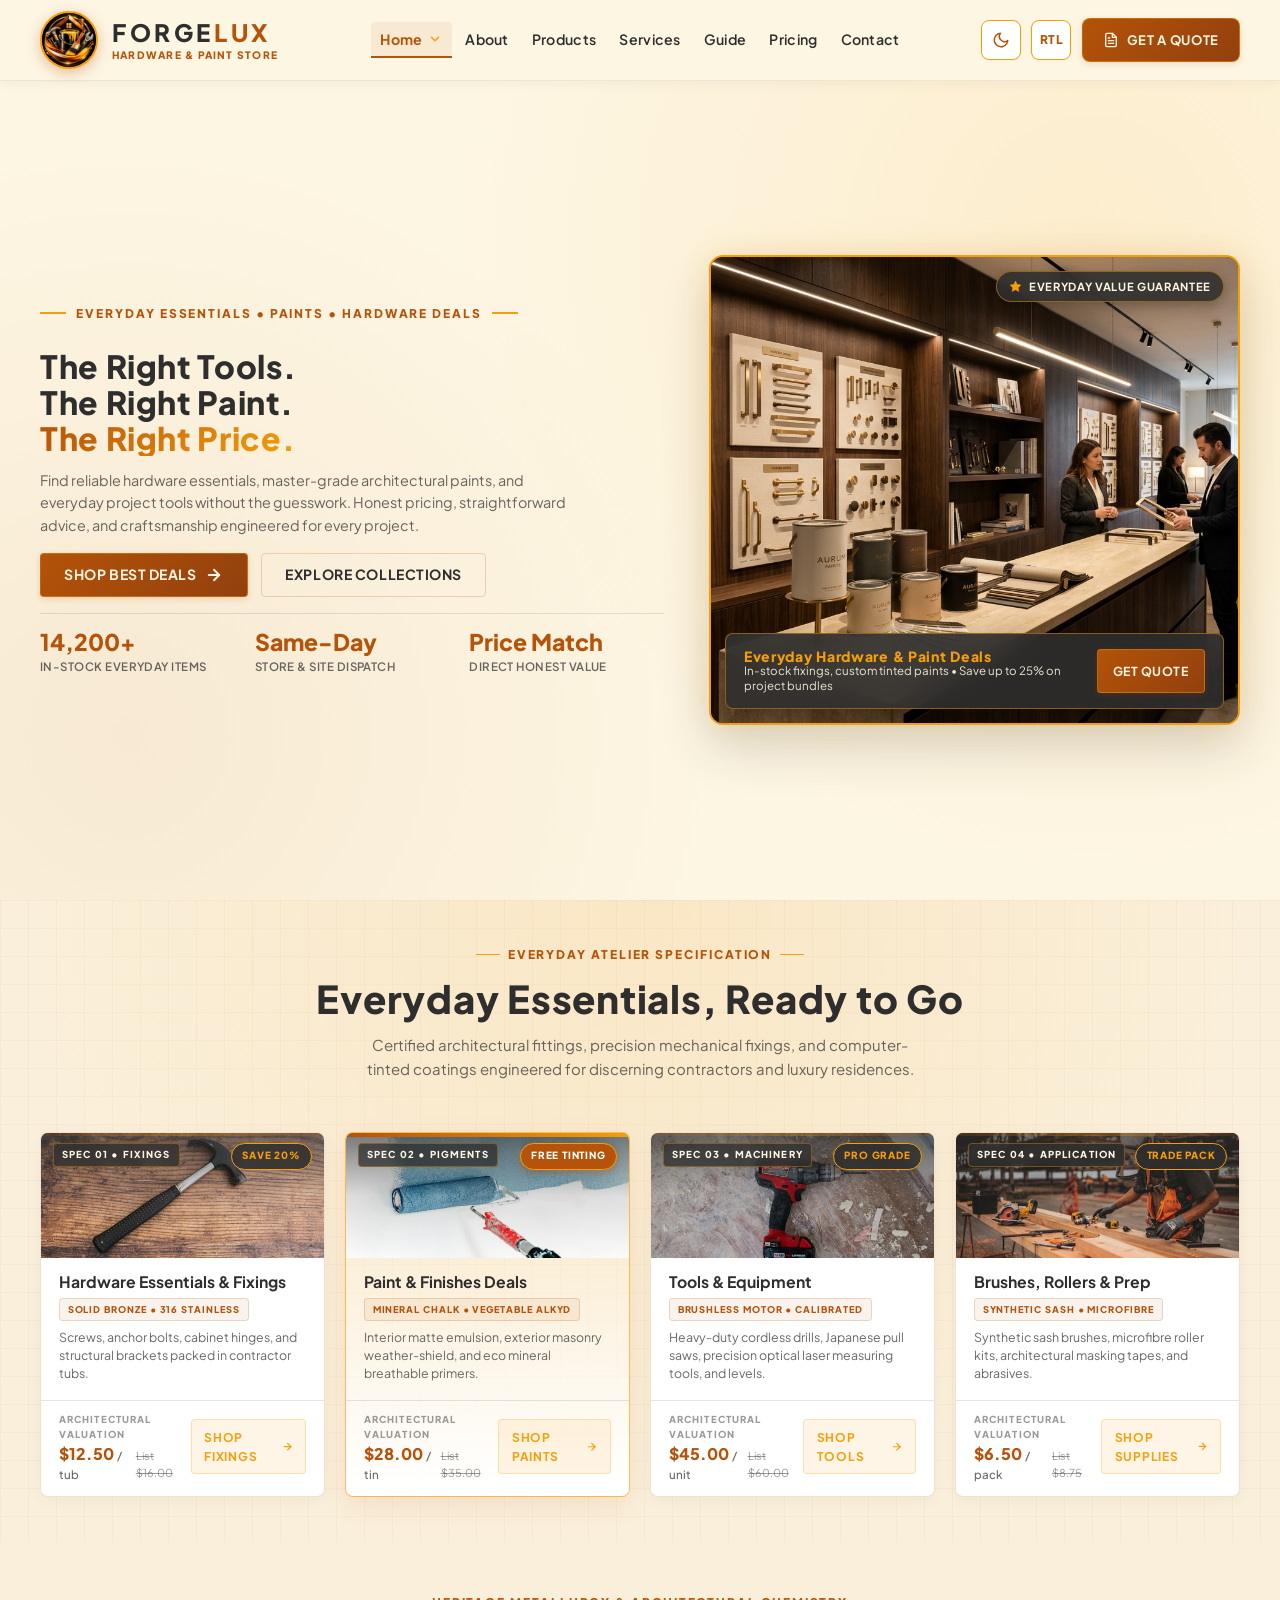
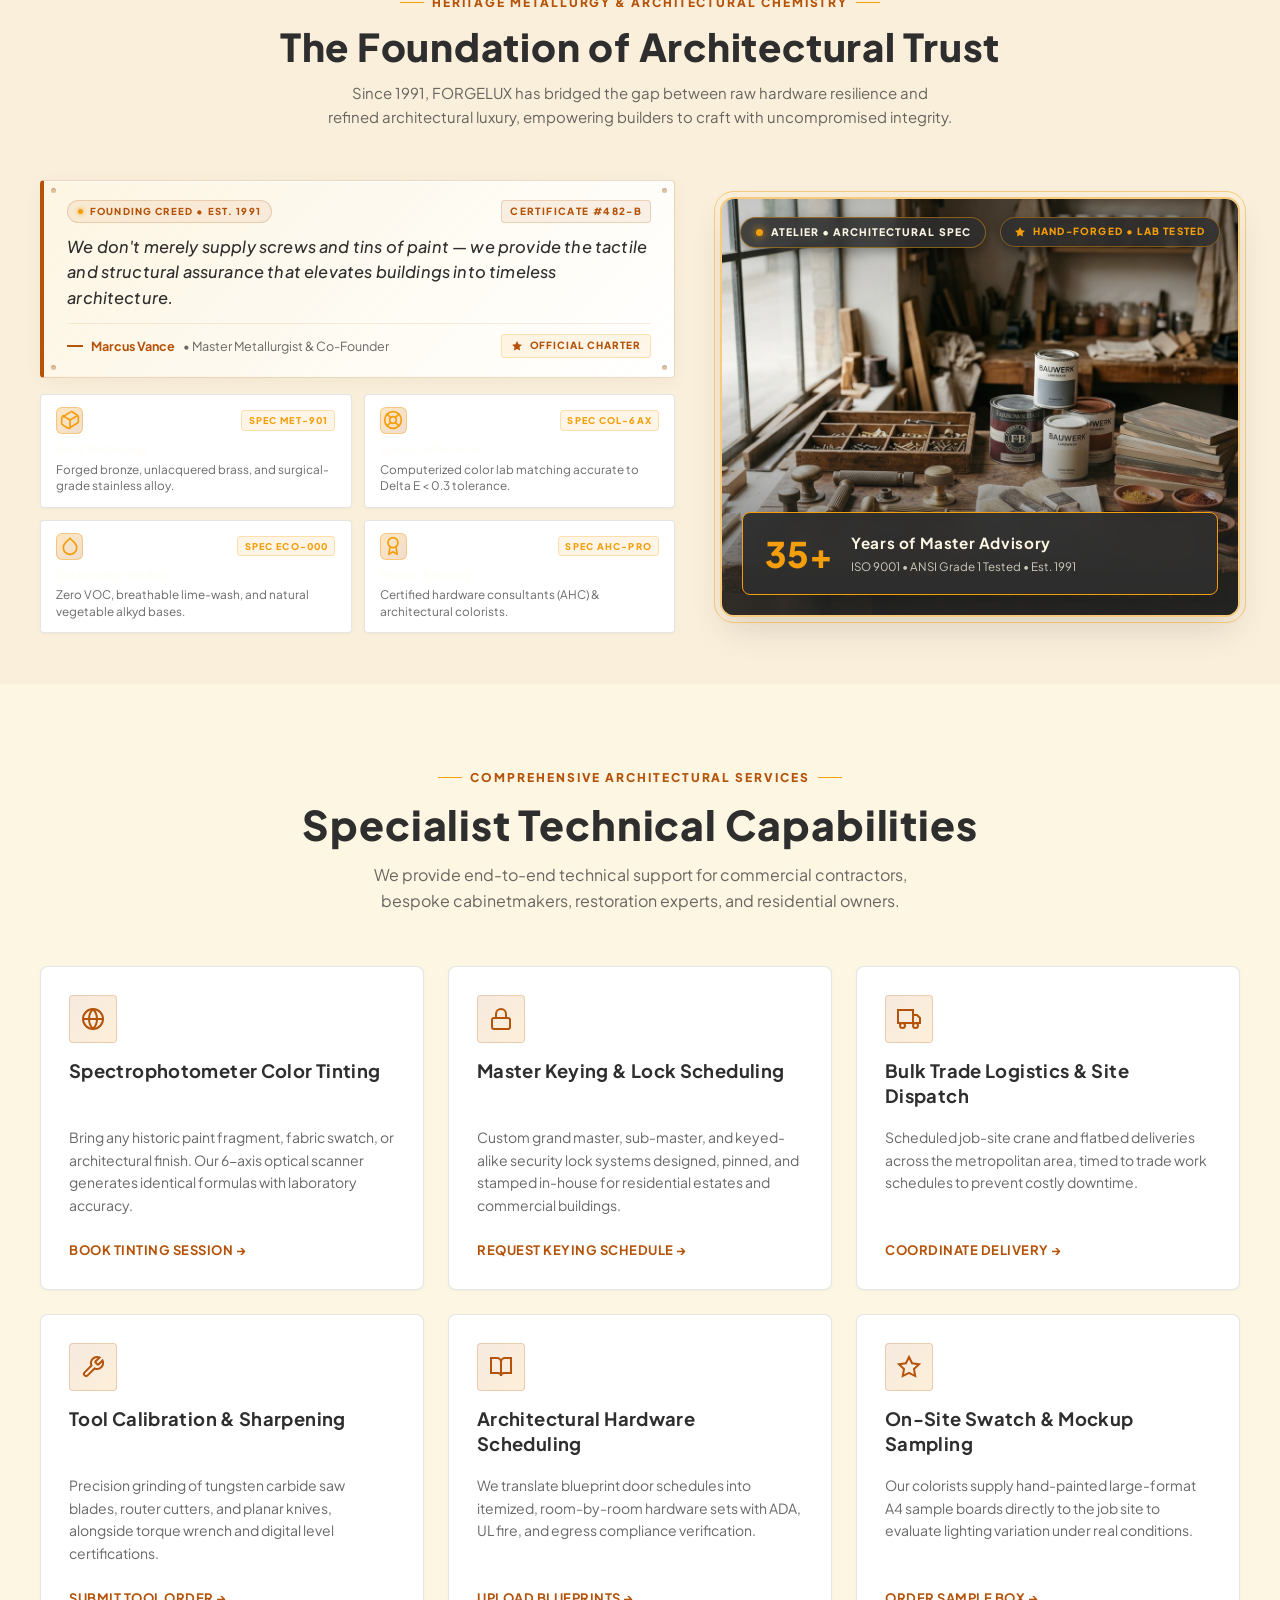
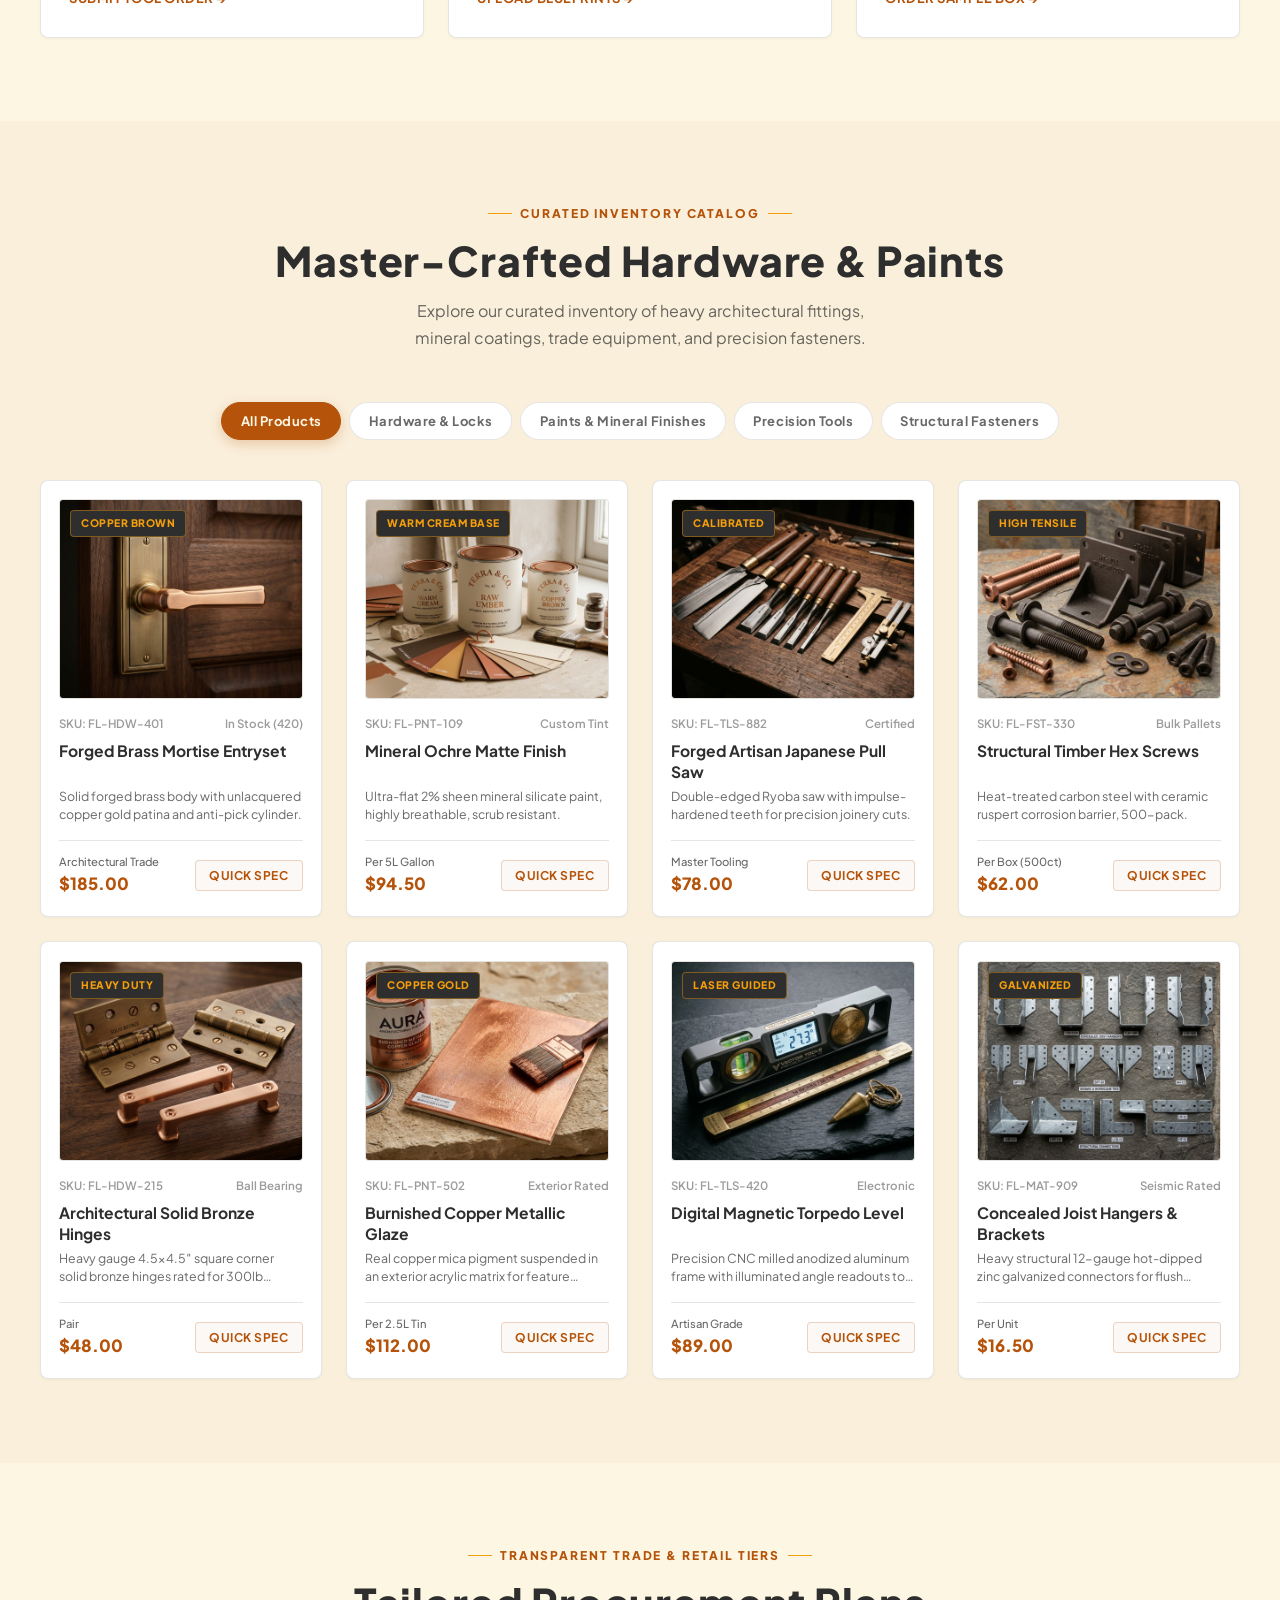
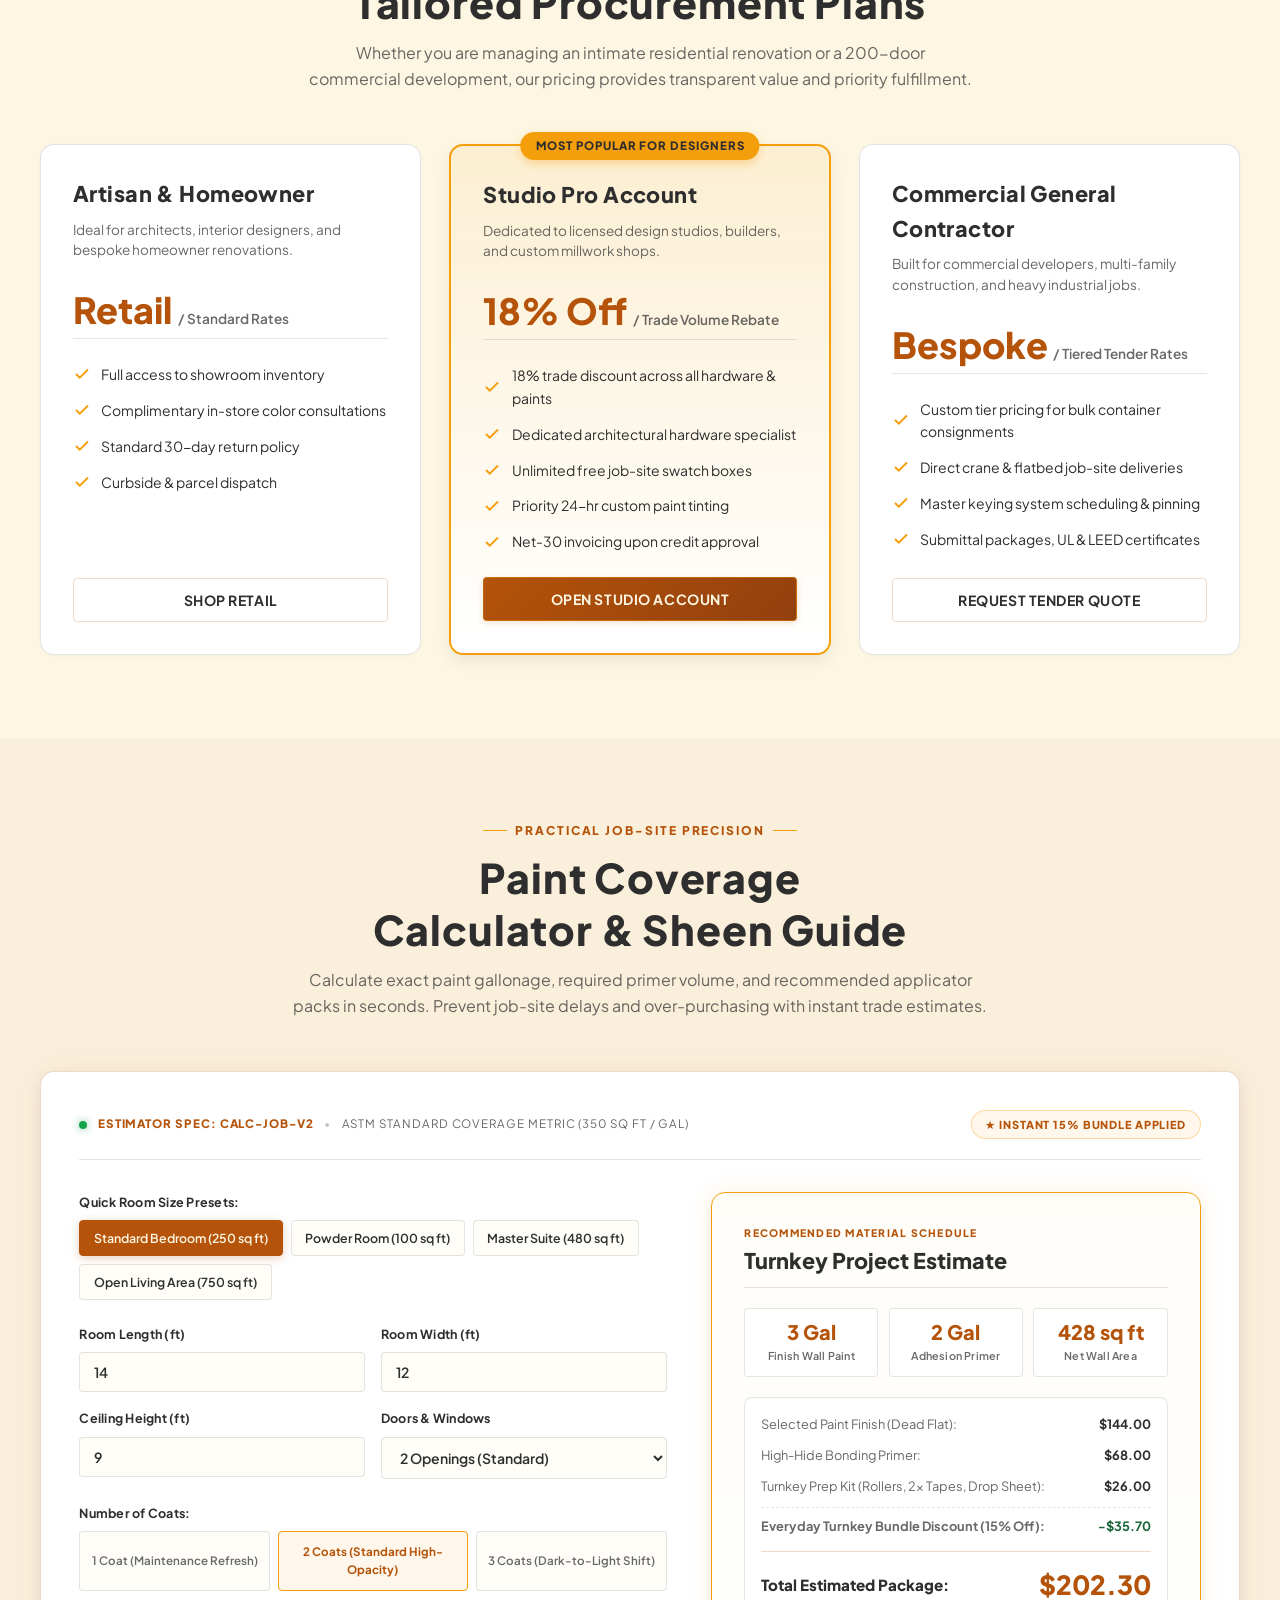
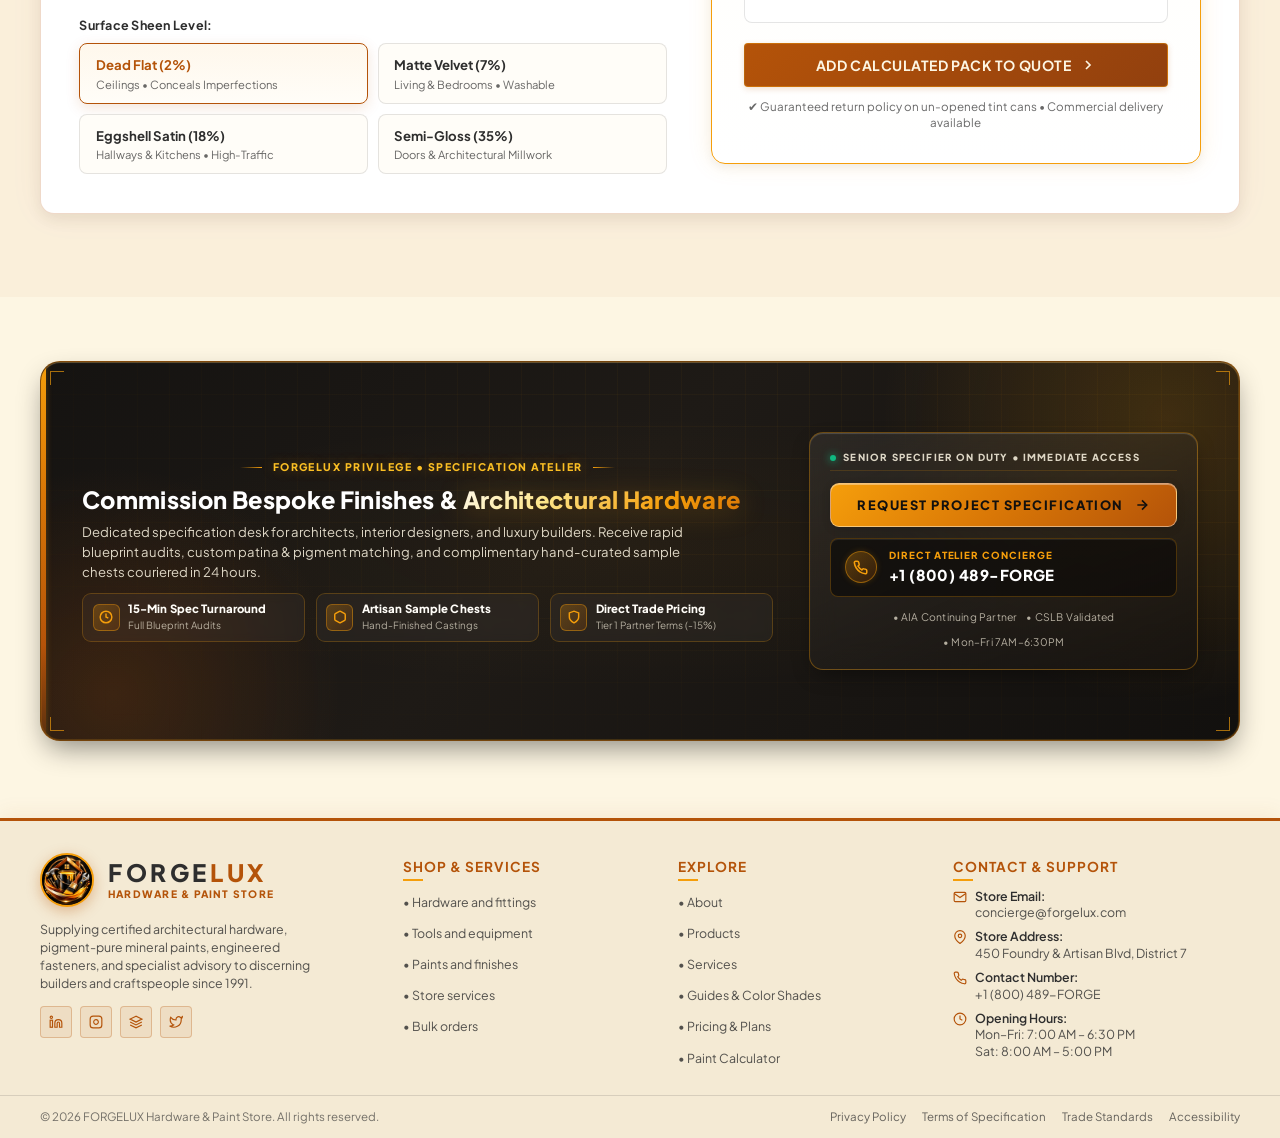
<file: index.html>
<!DOCTYPE html>
<html lang="en" dir="ltr" data-theme="light">
<head>
  <meta charset="UTF-8">
  <meta name="viewport" content="width=device-width, initial-scale=1.0">
  <title>FORGELUX &mdash; HARDWARE &bull; PAINTS &bull; BUILDING MATERIALS | Premium Architectural Retail</title>
  <meta name="description" content="FORGELUX is a premier architectural hardware and artisanal paint purveyor offering precision building materials, bespoke finishes, and master contractor support.">
  <!-- Favicon / Brand Icon -->
  <link rel="icon" type="image/png" sizes="32x32" href="assets/images/favicon-32x32.png">
  <link rel="icon" type="image/png" sizes="16x16" href="assets/images/favicon-16x16.png">
  <link rel="shortcut icon" href="assets/images/favicon.ico">
  <link rel="apple-touch-icon" sizes="180x180" href="assets/images/apple-touch-icon.png">
  <link rel="stylesheet" href="index.css">
</head>
<body>

  <!-- ==========================================================================
       Site Header
       ========================================================================== -->
  <header class="site-header" id="siteHeader">
    <div class="container header-inner">
      <!-- Left: Logo & Brand Name with Proper Alignment -->
      <a href="index.html" class="brand-link" aria-label="FORGELUX Home">
        <div class="logo-icon-wrap">
          <img src="assets/images/brand_logo.jpg" alt="FORGELUX Hardware &amp; Paint Store Logo" class="brand-logo-img">
        </div>
        <div class="brand-meta">
          <div class="brand-title">FORGE<span>LUX</span></div>
          <div class="brand-tagline">HARDWARE &amp; PAINT STORE</div>
        </div>
      </a>

      <!-- Middle: Preserved Navigation Order (Identical to Home 2) -->
      <nav class="main-nav" aria-label="Main Navigation">
        <ul class="nav-list">
          <!-- 1. Home (Dropdown) -->
          <li class="nav-item">
            <button type="button" class="nav-link dropdown-toggle active" id="homeDropdownToggle" aria-haspopup="true" aria-expanded="false" aria-controls="homeDropdownMenu">
              Home
              <svg class="dropdown-icon" viewBox="0 0 24 24" fill="none" stroke="currentColor" stroke-width="2.5" stroke-linecap="round" stroke-linejoin="round">
                <polyline points="6 9 12 15 18 9"></polyline>
              </svg>
            </button>
            <div class="dropdown-menu" id="homeDropdownMenu" role="menu" aria-labelledby="homeDropdownToggle">
              <a href="index.html" class="dropdown-item active" role="menuitem">
                <div>
                  <strong>Home 1</strong>
                  <span class="dropdown-item-desc">Flagship Showroom &amp; Retail</span>
                </div>
                <span class="dropdown-tag">Retail</span>
              </a>
              <a href="Home 2.html" class="dropdown-item" role="menuitem">
                <div>
                  <strong>Home 2</strong>
                  <span class="dropdown-item-desc">Pro Atelier &amp; Contractor Depot</span>
                </div>
                <span class="dropdown-tag">Depot</span>
              </a>
            </div>
          </li>
          <!-- 2. About -->
          <li class="nav-item">
            <a href="About.html" class="nav-link">About</a>
          </li>
          <!-- 4. Products -->
          <li class="nav-item">
            <a href="products.html" class="nav-link">Products</a>
          </li>
          <!-- 5. Services -->
          <li class="nav-item">
            <a href="Services.html" class="nav-link">Services</a>
          </li>
          <!-- 6. Guide -->
          <li class="nav-item">
            <a href="guide.html" class="nav-link">Guide</a>
          </li>
          <!-- 6. Pricing -->
          <li class="nav-item">
            <a href="pricing.html" class="nav-link">Pricing</a>
          </li>
          <!-- 7. Contact -->
          <li class="nav-item">
            <a href="contact.html" class="nav-link">Contact</a>
          </li>
        </ul>
      </nav>

      <!-- Right: Controls & Primary CTA -->
      <div class="header-controls">
        <button type="button" class="control-btn" id="themeToggle" aria-label="Switch between light and dark mode" title="Toggle Light / Dark Mode">
          <svg viewBox="0 0 24 24" fill="none" stroke="currentColor" stroke-width="2" stroke-linecap="round" stroke-linejoin="round">
            <path d="M21 12.79A9 9 0 1 1 11.21 3 7 7 0 0 0 21 12.79z"></path>
          </svg>
        </button>

        <button type="button" class="control-btn" id="rtlToggle" aria-label="Switch between LTR and RTL layout" title="Toggle LTR / RTL Direction">
          <span class="rtl-indicator">RTL</span>
        </button>

        <button type="button" class="btn-cta open-quote-modal" id="headerCtaBtn">
          <svg width="16" height="16" viewBox="0 0 24 24" fill="none" stroke="currentColor" stroke-width="2" stroke-linecap="round" stroke-linejoin="round">
            <path d="M14 2H6a2 2 0 0 0-2 2v16a2 2 0 0 0 2 2h12a2 2 0 0 0 2-2V8z"></path>
            <polyline points="14 2 14 8 20 8"></polyline>
            <line x1="16" y1="13" x2="8" y2="13"></line>
            <line x1="16" y1="17" x2="8" y2="17"></line>
            <polyline points="10 9 9 9 8 9"></polyline>
          </svg>
          <span>Get a Quote</span>
        </button>

        <button type="button" class="mobile-nav-toggle" id="mobileNavToggle" aria-label="Toggle Navigation Menu" aria-expanded="false" aria-controls="mobileDrawer">
          <span></span>
          <span></span>
          <span></span>
        </button>
      </div>
    </div>
  </header>

  <!-- Mobile Drawer -->
  <div class="mobile-backdrop" id="mobileBackdrop"></div>
  <aside class="mobile-drawer" id="mobileDrawer" role="dialog" aria-modal="true" aria-label="Mobile Navigation">
    <div class="mobile-drawer-header">
      <a href="index.html" class="brand-link" aria-label="FORGELUX Home">
        <div class="logo-icon-wrap">
          <img src="assets/images/brand_logo.jpg" alt="FORGELUX Hardware &amp; Paint Store Logo" class="brand-logo-img">
        </div>
        <div class="brand-meta">
          <div class="brand-title">FORGE<span>LUX</span></div>
          <div class="brand-tagline">HARDWARE &amp; PAINT STORE</div>
        </div>
      </a>
      <button type="button" class="mobile-drawer-close" id="mobileDrawerClose" aria-label="Close menu">
        <svg width="20" height="20" viewBox="0 0 24 24" fill="none" stroke="currentColor" stroke-width="2" stroke-linecap="round" stroke-linejoin="round">
          <line x1="18" y1="6" x2="6" y2="18"></line>
          <line x1="6" y1="6" x2="18" y2="18"></line>
        </svg>
      </button>
    </div>

    <nav class="mobile-drawer-nav">
      <div>
        <div class="mobile-nav-link active">Home Versions</div>
        <div class="mobile-submenu">
          <a href="index.html" class="mobile-sub-link active">
            Home 1 (Flagship Showroom) <span>Retail</span>
          </a>
          <a href="Home 2.html" class="mobile-sub-link">
            Home 2 (Pro Atelier &amp; Depot) <span>Depot</span>
          </a>
        </div>
      </div>
      <a href="About.html" class="mobile-nav-link">About</a>
      <a href="products.html" class="mobile-nav-link">Products</a>
      <a href="Services.html" class="mobile-nav-link">Services</a>
      <a href="guide.html" class="mobile-nav-link">Guide</a>
      <a href="pricing.html" class="mobile-nav-link">Pricing</a>
      <a href="contact.html" class="mobile-nav-link">Contact Us</a>
    </nav>

    <div class="mobile-drawer-footer">
      <button type="button" class="btn-cta open-quote-modal" style="width: 100%;">
        Get a Quote
      </button>
    </div>
  </aside>

  <!-- ==========================================================================
       Hero Section &mdash; Everyday Hardware & Paint Deals (Ultra-Premium & Screen-Fitted)
       ========================================================================== -->
  <main id="main-content">
    <section class="hero-section" id="hero">
      <div class="container hero-grid">
        <div class="hero-content">
          <span class="hero-subtitle">Everyday Essentials &bull; Paints &bull; Hardware Deals</span>
          <h1 class="hero-title">
            The Right Tools. <br>
            The Right Paint. <br>
            <span class="highlight">The Right Price.</span>
          </h1>
          <p class="hero-description">
            Find reliable hardware essentials, master-grade architectural paints, and everyday project tools without the guesswork. Honest pricing, straightforward advice, and craftsmanship engineered for every project.
          </p>
          <div class="hero-actions">
            <a href="#deals" class="btn-cta" id="heroDealsBtn">
              <span>Shop Best Deals</span>
              <svg width="18" height="18" viewBox="0 0 24 24" fill="none" stroke="currentColor" stroke-width="2.5" stroke-linecap="round" stroke-linejoin="round">
                <line x1="5" y1="12" x2="19" y2="12"></line>
                <polyline points="12 5 19 12 12 19"></polyline>
              </svg>
            </a>
            <a href="#products" class="btn-outline">
              Explore Collections
            </a>
          </div>
          <div class="hero-stats">
            <div class="stat-item">
              <span class="stat-num">14,200+</span>
              <span class="stat-label">In-Stock Everyday Items</span>
            </div>
            <div class="stat-item">
              <span class="stat-num">Same-Day</span>
              <span class="stat-label">Store &amp; Site Dispatch</span>
            </div>
            <div class="stat-item">
              <span class="stat-num">Price Match</span>
              <span class="stat-label">Direct Honest Value</span>
            </div>
          </div>
        </div>

        <!-- Hero Visual: Authentic High-Resolution Photography -->
        <div class="hero-visual">
          <div class="hero-visual-frame">
            <div class="hero-top-badge">
              <svg width="13" height="13" viewBox="0 0 24 24" fill="#F59E0B" stroke="#F59E0B" stroke-width="1"><polygon points="12 2 15.09 8.26 22 9.27 17 14.14 18.18 21.02 12 17.77 5.82 21.02 7 14.14 2 9.27 8.91 8.26 12 2"></polygon></svg>
              <span>EVERYDAY VALUE GUARANTEE</span>
            </div>
            <img src="assets/images/hero_showroom.jpg" alt="FORGELUX Flagship Architectural Hardware and Paint Boutique Showroom" class="hero-img" loading="eager" width="800" height="520">
            <div class="hero-floating-glass-card">
              <div>
                <div class="hero-glass-title">Everyday Hardware &amp; Paint Deals</div>
                <div class="hero-glass-desc">In-stock fixings, custom tinted paints &bull; Save up to 25% on project bundles</div>
              </div>
              <button type="button" class="btn-cta open-quote-modal" style="padding: 0.45rem 0.95rem; font-size: 0.775rem;">
                Get Quote
              </button>
            </div>
          </div>
        </div>
      </div>
    </section>

    <!-- ==========================================================================
         Everyday Hardware & Paint Deals Spotlight (Practical & High-Value)
         ========================================================================== -->
    <section class="section-compact section-compact-alt" id="deals">
      <span id="guide" style="display:block; position:relative; top:-90px; visibility:hidden;"></span>
      <div class="container">
        <div class="section-header deals-section-header">
          <span class="section-subtitle">Everyday Atelier Specification</span>
          <h2 class="section-title">Everyday Essentials, <span class="title-nowrap">Ready to Go</span></h2>
          <p class="section-desc">
            Certified architectural fittings, precision mechanical fixings, and computer-tinted coatings engineered for discerning contractors and luxury residences.
          </p>
        </div>

        <div class="deals-grid">
          <!-- Deal Card 1 -->
          <div class="deal-card">
            <div class="deal-media">
              <img src="assets/images/deal_fixings.jpg" alt="Architectural solid bronze &amp; stainless fasteners" class="deal-img" loading="lazy">
              <div class="deal-media-badge">
                <span class="deal-spec-code">SPEC 01 &bull; FIXINGS</span>
                <span class="deal-badge deal-badge-amber">Save 20%</span>
              </div>
            </div>
            <div class="deal-card-body">
              <h3 class="deal-title">Hardware Essentials &amp; Fixings</h3>
              <div class="deal-material-pill">SOLID BRONZE &bull; 316 STAINLESS</div>
              <p class="deal-desc">Screws, anchor bolts, cabinet hinges, and structural brackets packed in contractor tubs.</p>
            </div>
            <div class="deal-footer">
              <div class="deal-price-block">
                <span class="deal-price-prefix">ARCHITECTURAL VALUATION</span>
                <div class="deal-price-row">
                  <span class="deal-price-val">$12.50 <small>/ tub</small></span>
                  <span class="deal-price-msrp">List $16.00</span>
                </div>
              </div>
              <a href="#products" class="deal-action-link" aria-label="Shop Fixings">
                <span>Shop Fixings</span>
                <svg width="15" height="15" viewBox="0 0 24 24" fill="none" stroke="currentColor" stroke-width="2.5" stroke-linecap="round" stroke-linejoin="round"><path d="M5 12h14"></path><path d="m12 5 7 7-7 7"></path></svg>
              </a>
            </div>
          </div>

          <!-- Deal Card 2 (Featured Deal) -->
          <div class="deal-card deal-card-featured">
            <div class="deal-media">
              <img src="assets/images/deal_paints.jpg" alt="Computerized mineral paint tinting formulations" class="deal-img" loading="lazy">
              <div class="deal-media-badge">
                <span class="deal-spec-code">SPEC 02 &bull; PIGMENTS</span>
                <span class="deal-badge deal-badge-copper">Free Tinting</span>
              </div>
            </div>
            <div class="deal-card-body">
              <h3 class="deal-title">Paint &amp; Finishes Deals</h3>
              <div class="deal-material-pill">MINERAL CHALK &bull; VEGETABLE ALKYD</div>
              <p class="deal-desc">Interior matte emulsion, exterior masonry weather-shield, and eco mineral breathable primers.</p>
            </div>
            <div class="deal-footer">
              <div class="deal-price-block">
                <span class="deal-price-prefix">ARCHITECTURAL VALUATION</span>
                <div class="deal-price-row">
                  <span class="deal-price-val">$28.00 <small>/ tin</small></span>
                  <span class="deal-price-msrp">List $35.00</span>
                </div>
              </div>
              <a href="#products" class="deal-action-link" aria-label="Shop Paints">
                <span>Shop Paints</span>
                <svg width="15" height="15" viewBox="0 0 24 24" fill="none" stroke="currentColor" stroke-width="2.5" stroke-linecap="round" stroke-linejoin="round"><path d="M5 12h14"></path><path d="m12 5 7 7-7 7"></path></svg>
              </a>
            </div>
          </div>

          <!-- Deal Card 3 -->
          <div class="deal-card">
            <div class="deal-media">
              <img src="assets/images/deal_tools.jpg" alt="Calibrated cordless brushless trade tools" class="deal-img" loading="lazy">
              <div class="deal-media-badge">
                <span class="deal-spec-code">SPEC 03 &bull; MACHINERY</span>
                <span class="deal-badge deal-badge-amber">Pro Grade</span>
              </div>
            </div>
            <div class="deal-card-body">
              <h3 class="deal-title">Tools &amp; Equipment</h3>
              <div class="deal-material-pill">BRUSHLESS MOTOR &bull; CALIBRATED</div>
              <p class="deal-desc">Heavy-duty cordless drills, Japanese pull saws, precision optical laser measuring tools, and levels.</p>
            </div>
            <div class="deal-footer">
              <div class="deal-price-block">
                <span class="deal-price-prefix">ARCHITECTURAL VALUATION</span>
                <div class="deal-price-row">
                  <span class="deal-price-val">$45.00 <small>/ unit</small></span>
                  <span class="deal-price-msrp">List $60.00</span>
                </div>
              </div>
              <a href="#products" class="deal-action-link" aria-label="Shop Tools">
                <span>Shop Tools</span>
                <svg width="15" height="15" viewBox="0 0 24 24" fill="none" stroke="currentColor" stroke-width="2.5" stroke-linecap="round" stroke-linejoin="round"><path d="M5 12h14"></path><path d="m12 5 7 7-7 7"></path></svg>
              </a>
            </div>
          </div>

          <!-- Deal Card 4 -->
          <div class="deal-card">
            <div class="deal-media">
              <img src="assets/images/deal_brushes.jpg" alt="Master synthetic sash paint brushes &amp; microfibre application kits" class="deal-img" loading="lazy">
              <div class="deal-media-badge">
                <span class="deal-spec-code">SPEC 04 &bull; APPLICATION</span>
                <span class="deal-badge deal-badge-amber">Trade Pack</span>
              </div>
            </div>
            <div class="deal-card-body">
              <h3 class="deal-title">Brushes, Rollers &amp; Prep</h3>
              <div class="deal-material-pill">SYNTHETIC SASH &bull; MICROFIBRE</div>
              <p class="deal-desc">Synthetic sash brushes, microfibre roller kits, architectural masking tapes, and abrasives.</p>
            </div>
            <div class="deal-footer">
              <div class="deal-price-block">
                <span class="deal-price-prefix">ARCHITECTURAL VALUATION</span>
                <div class="deal-price-row">
                  <span class="deal-price-val">$6.50 <small>/ pack</small></span>
                  <span class="deal-price-msrp">List $8.75</span>
                </div>
              </div>
              <a href="#products" class="deal-action-link" aria-label="Shop Supplies">
                <span>Shop Supplies</span>
                <svg width="15" height="15" viewBox="0 0 24 24" fill="none" stroke="currentColor" stroke-width="2.5" stroke-linecap="round" stroke-linejoin="round"><path d="M5 12h14"></path><path d="m12 5 7 7-7 7"></path></svg>
              </a>
            </div>
          </div>
        </div>
      </div>
    </section>

    <!-- ==========================================================================
         About Section with Artisan Craftsmanship Photography
         ========================================================================== -->
    <section class="section section-alt" id="about">
      <div class="container">
        <div class="section-header about-section-header">
          <span class="section-subtitle">Heritage Metallurgy &amp; Architectural Chemistry</span>
          <h2 class="section-title">The Foundation of <span class="title-nowrap">Architectural Trust</span></h2>
          <p class="section-desc">
            Since 1991, FORGELUX has bridged the gap between raw hardware resilience and refined architectural luxury, empowering builders to craft with uncompromised integrity.
          </p>
        </div>

        <div class="about-grid">
          <!-- Left Column: Architectural Plaque, and 4 Feature Certificates -->
          <div class="about-narrative">

            <!-- Architectural Craftsmanship Charter Plaque -->
            <div class="about-highlight-box architectural-plaque">
              <span class="plaque-rivet top-left" aria-hidden="true"></span>
              <span class="plaque-rivet top-right" aria-hidden="true"></span>
              <span class="plaque-rivet bottom-left" aria-hidden="true"></span>
              <span class="plaque-rivet bottom-right" aria-hidden="true"></span>
              
              <div class="charter-top-row">
                <div class="charter-badge">
                  <span class="charter-badge-dot"></span>
                  <span>FOUNDING CREED &bull; EST. 1991</span>
                </div>
                <span class="plaque-code">CERTIFICATE #482-B</span>
              </div>
              <p class="about-quote-text">
                We don't merely supply screws and tins of paint &mdash; we provide the tactile and structural assurance that elevates buildings into timeless architecture.
              </p>
              <div class="about-quote-footer">
                <div class="about-quote-author">
                  <span class="author-rule"></span>
                  <span class="author-name">Marcus Vance</span>
                  <span class="author-title">&bull; Master Metallurgist &amp; Co-Founder</span>
                </div>
                <div class="charter-seal">
                  <svg width="12" height="12" viewBox="0 0 24 24" fill="currentColor"><path d="M12 2l3.09 6.26L22 9.27l-5 4.87 1.18 6.88L12 17.77l-6.18 3.25L7 14.14 2 9.27l6.91-1.01L12 2z"/></svg>
                  <span>OFFICIAL CHARTER</span>
                </div>
              </div>
            </div>

            <!-- 4 Architectural Feature Cards (2x2 Grid) -->
            <div class="about-pillars">
              <div class="pillar-card">
                <div class="pillar-card-top">
                  <div class="pillar-icon-box">
                    <svg width="20" height="20" viewBox="0 0 24 24" fill="none" stroke="currentColor" stroke-width="2" stroke-linecap="round" stroke-linejoin="round"><path d="m21.12 6.4-6.05-4.06a2 2 0 0 0-2.17-.05L2.95 8.41a2 2 0 0 0-.95 1.7v5.82a2 2 0 0 0 .88 1.66l6.05 4.07a2 2 0 0 0 2.18 0l9.95-6.13a2 2 0 0 0 .94-1.7V8.1a2 2 0 0 0-.88-1.7Z"></path><polyline points="3.27 6.96 12 12.01 20.73 6.96"></polyline><line x1="12" y1="22.08" x2="12" y2="12"></line></svg>
                  </div>
                  <span class="pillar-code">SPEC MET-901</span>
                </div>
                <div class="pillar-content">
                  <h4 class="pillar-title">Solid Metallurgy</h4>
                  <p class="pillar-desc">Forged bronze, unlacquered brass, and surgical-grade stainless alloy.</p>
                </div>
              </div>

              <div class="pillar-card">
                <div class="pillar-card-top">
                  <div class="pillar-icon-box">
                    <svg width="20" height="20" viewBox="0 0 24 24" fill="none" stroke="currentColor" stroke-width="2" stroke-linecap="round" stroke-linejoin="round"><circle cx="12" cy="12" r="10"></circle><path d="m4.93 4.93 4.24 4.24"></path><path d="m14.83 9.17 4.24-4.24"></path><path d="m14.83 14.83 4.24 4.24"></path><path d="m9.17 14.83-4.24 4.24"></path><circle cx="12" cy="12" r="4"></circle></svg>
                  </div>
                  <span class="pillar-code">SPEC COL-6AX</span>
                </div>
                <div class="pillar-content">
                  <h4 class="pillar-title">Spectro Precision</h4>
                  <p class="pillar-desc">Computerized color lab matching accurate to Delta E &lt; 0.3 tolerance.</p>
                </div>
              </div>

              <div class="pillar-card">
                <div class="pillar-card-top">
                  <div class="pillar-icon-box">
                    <svg width="20" height="20" viewBox="0 0 24 24" fill="none" stroke="currentColor" stroke-width="2" stroke-linecap="round" stroke-linejoin="round"><path d="M12 2.69l5.66 5.66a8 8 0 1 1-11.31 0z"></path></svg>
                  </div>
                  <span class="pillar-code">SPEC ECO-000</span>
                </div>
                <div class="pillar-content">
                  <h4 class="pillar-title">Sustainable Binders</h4>
                  <p class="pillar-desc">Zero VOC, breathable lime-wash, and natural vegetable alkyd bases.</p>
                </div>
              </div>

              <div class="pillar-card">
                <div class="pillar-card-top">
                  <div class="pillar-icon-box">
                    <svg width="20" height="20" viewBox="0 0 24 24" fill="none" stroke="currentColor" stroke-width="2" stroke-linecap="round" stroke-linejoin="round"><circle cx="12" cy="8" r="6"></circle><path d="M15.477 12.89 17 22l-5-3-5 3 1.523-9.11"></path></svg>
                  </div>
                  <span class="pillar-code">SPEC AHC-PRO</span>
                </div>
                <div class="pillar-content">
                  <h4 class="pillar-title">Master Advisory</h4>
                  <p class="pillar-desc">Certified hardware consultants (AHC) &amp; architectural colorists.</p>
                </div>
              </div>
            </div>
          </div>

          <!-- Right Column: Full-Height Artisan Photography Showcase -->
          <div class="about-photo-wrapper">
            <div class="about-photo-frame">
              <img src="assets/images/about_luxury_craft.jpg" alt="Master artisan architectural hardware and designer paint atelier workbench" class="about-img">
              <div class="about-photo-overlay"></div>
              
              <!-- Floating Top Editorial Pill -->
              <div class="about-top-badge">
                <span class="badge-pulsing-dot"></span>
                <span>ATELIER &bull; ARCHITECTURAL SPEC</span>
              </div>

              <!-- Floating Top Provenance Stamp -->
              <div class="about-top-provenance">
                <svg width="12" height="12" viewBox="0 0 24 24" fill="currentColor"><path d="M12 2l3.09 6.26L22 9.27l-5 4.87 1.18 6.88L12 17.77l-6.18 3.25L7 14.14 2 9.27l6.91-1.01L12 2z"/></svg>
                <span>HAND-FORGED &bull; LAB TESTED</span>
              </div>

              <!-- Floating Bottom Master Seal Card -->
              <div class="about-seal-card">
                <div class="about-seal-num">35+</div>
                <div class="about-seal-meta">
                  <div class="about-seal-title">Years of Master Advisory</div>
                  <div class="about-seal-sub">ISO 9001 &bull; ANSI Grade 1 Tested &bull; Est. 1991</div>
                </div>
              </div>
            </div>
          </div>
        </div>
      </div>
    </section>

    <!-- ==========================================================================
         Services Section
         ========================================================================== -->
    <section class="section" id="services">
      <div class="container">
        <div class="section-header">
          <span class="section-subtitle">Comprehensive Architectural Services</span>
          <h2 class="section-title">Specialist Technical Capabilities</h2>
          <p class="section-desc">
            We provide end-to-end technical support for commercial contractors, bespoke cabinetmakers, restoration experts, and residential owners.
          </p>
        </div>

        <div class="services-grid">
          <div class="service-card">
            <div class="service-icon-box">
              <svg width="24" height="24" viewBox="0 0 24 24" fill="none" stroke="currentColor" stroke-width="2"><circle cx="12" cy="12" r="10"></circle><path d="M12 2a14.5 14.5 0 0 0 0 20 14.5 14.5 0 0 0 0-20"></path><path d="M2 12h20"></path></svg>
            </div>
            <h3 class="service-title">Spectrophotometer Color Tinting</h3>
            <p class="service-desc">
              Bring any historic paint fragment, fabric swatch, or architectural finish. Our 6-axis optical scanner generates identical formulas with laboratory accuracy.
            </p>
            <a href="#quote" class="service-link open-quote-modal">Book Tinting Session &rarr;</a>
          </div>

          <div class="service-card">
            <div class="service-icon-box">
              <svg width="24" height="24" viewBox="0 0 24 24" fill="none" stroke="currentColor" stroke-width="2"><rect x="3" y="11" width="18" height="11" rx="2" ry="2"></rect><path d="M7 11V7a5 5 0 0 1 10 0v4"></path></svg>
            </div>
            <h3 class="service-title">Master Keying &amp; Lock Scheduling</h3>
            <p class="service-desc">
              Custom grand master, sub-master, and keyed-alike security lock systems designed, pinned, and stamped in-house for residential estates and commercial buildings.
            </p>
            <a href="#quote" class="service-link open-quote-modal">Request Keying Schedule &rarr;</a>
          </div>

          <div class="service-card">
            <div class="service-icon-box">
              <svg width="24" height="24" viewBox="0 0 24 24" fill="none" stroke="currentColor" stroke-width="2"><rect x="1" y="3" width="15" height="13"></rect><polygon points="16 8 20 8 23 11 23 16 16 16 16 8"></polygon><circle cx="5.5" cy="18.5" r="2.5"></circle><circle cx="18.5" cy="18.5" r="2.5"></circle></svg>
            </div>
            <h3 class="service-title">Bulk Trade Logistics &amp; Site Dispatch</h3>
            <p class="service-desc">
              Scheduled job-site crane and flatbed deliveries across the metropolitan area, timed to trade work schedules to prevent costly downtime.
            </p>
            <a href="#quote" class="service-link open-quote-modal">Coordinate Delivery &rarr;</a>
          </div>

          <div class="service-card">
            <div class="service-icon-box">
              <svg width="24" height="24" viewBox="0 0 24 24" fill="none" stroke="currentColor" stroke-width="2"><path d="M14.7 6.3a1 1 0 0 0 0 1.4l1.6 1.6a1 1 0 0 0 1.4 0l3.77-3.77a6 6 0 0 1-7.94 7.94l-6.91 6.91a2.12 2.12 0 0 1-3-3l6.91-6.91a6 6 0 0 1 7.94-7.94l-3.76 3.76z"></path></svg>
            </div>
            <h3 class="service-title">Tool Calibration &amp; Sharpening</h3>
            <p class="service-desc">
              Precision grinding of tungsten carbide saw blades, router cutters, and planar knives, alongside torque wrench and digital level certifications.
            </p>
            <a href="#quote" class="service-link open-quote-modal">Submit Tool Order &rarr;</a>
          </div>

          <div class="service-card">
            <div class="service-icon-box">
              <svg width="24" height="24" viewBox="0 0 24 24" fill="none" stroke="currentColor" stroke-width="2"><path d="M2 3h6a4 4 0 0 1 4 4v14a3 3 0 0 0-3-3H2z"></path><path d="M22 3h-6a4 4 0 0 0-4 4v14a3 3 0 0 1 3-3h7z"></path></svg>
            </div>
            <h3 class="service-title">Architectural Hardware Scheduling</h3>
            <p class="service-desc">
              We translate blueprint door schedules into itemized, room-by-room hardware sets with ADA, UL fire, and egress compliance verification.
            </p>
            <a href="#quote" class="service-link open-quote-modal">Upload Blueprints &rarr;</a>
          </div>

          <div class="service-card">
            <div class="service-icon-box">
              <svg width="24" height="24" viewBox="0 0 24 24" fill="none" stroke="currentColor" stroke-width="2"><polygon points="12 2 15.09 8.26 22 9.27 17 14.14 18.18 21.02 12 17.77 5.82 21.02 7 14.14 2 9.27 8.91 8.26 12 2"></polygon></svg>
            </div>
            <h3 class="service-title">On-Site Swatch &amp; Mockup Sampling</h3>
            <p class="service-desc">
              Our colorists supply hand-painted large-format A4 sample boards directly to the job site to evaluate lighting variation under real conditions.
            </p>
            <a href="#quote" class="service-link open-quote-modal">Order Sample Box &rarr;</a>
          </div>
        </div>
      </div>
    </section>

    <!-- ==========================================================================
         Products Section with Real Photographic Product Cards
         ========================================================================== -->
    <section class="section section-alt" id="products">
      <div class="container">
        <div class="section-header">
          <span class="section-subtitle">Curated Inventory Catalog</span>
          <h2 class="section-title">Master-Crafted Hardware &amp; Paints</h2>
          <p class="section-desc">
            Explore our curated inventory of heavy architectural fittings, mineral coatings, trade equipment, and precision fasteners.
          </p>
        </div>

        <!-- Filter Bar -->
        <div class="products-filter-bar" role="tablist" aria-label="Product Categories">
          <button type="button" class="filter-btn active" data-category="all">All Products</button>
          <button type="button" class="filter-btn" data-category="hardware">Hardware &amp; Locks</button>
          <button type="button" class="filter-btn" data-category="paint">Paints &amp; Mineral Finishes</button>
          <button type="button" class="filter-btn" data-category="tools">Precision Tools</button>
          <button type="button" class="filter-btn" data-category="materials">Structural Fasteners</button>
        </div>

        <!-- Product Grid with Authentic Imagery -->
        <div class="products-grid">
          <!-- Card 1: Hardware -->
          <article class="product-card" data-category="hardware">
            <div class="product-thumb">
              <span class="product-tag">Copper Brown</span>
              <img src="assets/images/product_hardware.jpg" alt="Forged Brass Mortise Entryset on Walnut Door" class="product-img">
            </div>
            <div class="product-info">
              <div class="product-meta">
                <span>SKU: FL-HDW-401</span>
                <span>In Stock (420)</span>
              </div>
              <h3 class="product-title">Forged Brass Mortise Entryset</h3>
              <p class="product-spec">Solid forged brass body with unlacquered copper gold patina and anti-pick cylinder.</p>
            </div>
            <div class="product-footer">
              <div>
                <span class="product-price-label">Architectural Trade</span>
                <span class="product-price">$185.00</span>
              </div>
              <button type="button" class="product-btn open-quote-modal">Quick Spec</button>
            </div>
          </article>

          <!-- Card 2: Paint -->
          <article class="product-card" data-category="paint">
            <div class="product-thumb">
              <span class="product-tag">Warm Cream Base</span>
              <img src="assets/images/product_paint.jpg" alt="Artisanal Mineral Paint Cans with Warm Swatches" class="product-img">
            </div>
            <div class="product-info">
              <div class="product-meta">
                <span>SKU: FL-PNT-109</span>
                <span>Custom Tint</span>
              </div>
              <h3 class="product-title">Mineral Ochre Matte Finish</h3>
              <p class="product-spec">Ultra-flat 2% sheen mineral silicate paint, highly breathable, scrub resistant.</p>
            </div>
            <div class="product-footer">
              <div>
                <span class="product-price-label">Per 5L Gallon</span>
                <span class="product-price">$94.50</span>
              </div>
              <button type="button" class="product-btn open-quote-modal">Quick Spec</button>
            </div>
          </article>

          <!-- Card 3: Tools -->
          <article class="product-card" data-category="tools">
            <div class="product-thumb">
              <span class="product-tag">Calibrated</span>
              <img src="assets/images/product_tools.jpg" alt="Artisan Japanese Woodworking Pull Saws & Calipers" class="product-img">
            </div>
            <div class="product-info">
              <div class="product-meta">
                <span>SKU: FL-TLS-882</span>
                <span>Certified</span>
              </div>
              <h3 class="product-title">Forged Artisan Japanese Pull Saw</h3>
              <p class="product-spec">Double-edged Ryoba saw with impulse-hardened teeth for precision joinery cuts.</p>
            </div>
            <div class="product-footer">
              <div>
                <span class="product-price-label">Master Tooling</span>
                <span class="product-price">$78.00</span>
              </div>
              <button type="button" class="product-btn open-quote-modal">Quick Spec</button>
            </div>
          </article>

          <!-- Card 4: Materials -->
          <article class="product-card" data-category="materials">
            <div class="product-thumb">
              <span class="product-tag">High Tensile</span>
              <img src="assets/images/product_materials.jpg" alt="Structural Timber Fasteners and Joist Brackets" class="product-img">
            </div>
            <div class="product-info">
              <div class="product-meta">
                <span>SKU: FL-FST-330</span>
                <span>Bulk Pallets</span>
              </div>
              <h3 class="product-title">Structural Timber Hex Screws</h3>
              <p class="product-spec">Heat-treated carbon steel with ceramic ruspert corrosion barrier, 500-pack.</p>
            </div>
            <div class="product-footer">
              <div>
                <span class="product-price-label">Per Box (500ct)</span>
                <span class="product-price">$62.00</span>
              </div>
              <button type="button" class="product-btn open-quote-modal">Quick Spec</button>
            </div>
          </article>

          <!-- Card 5: Hardware -->
          <article class="product-card" data-category="hardware">
            <div class="product-thumb">
              <span class="product-tag">Heavy Duty</span>
              <img src="assets/images/product_hinges.jpg" alt="Architectural Solid Bronze Ball Bearing Hinges and Pulls" class="product-img">
            </div>
            <div class="product-info">
              <div class="product-meta">
                <span>SKU: FL-HDW-215</span>
                <span>Ball Bearing</span>
              </div>
              <h3 class="product-title">Architectural Solid Bronze Hinges</h3>
              <p class="product-spec">Heavy gauge 4.5&times;4.5&Prime; square corner solid bronze hinges rated for 300lb doors.</p>
            </div>
            <div class="product-footer">
              <div>
                <span class="product-price-label">Pair</span>
                <span class="product-price">$48.00</span>
              </div>
              <button type="button" class="product-btn open-quote-modal">Quick Spec</button>
            </div>
          </article>

          <!-- Card 6: Paint -->
          <article class="product-card" data-category="paint">
            <div class="product-thumb">
              <span class="product-tag">Copper Gold</span>
              <img src="assets/images/product_metallic_glaze.jpg" alt="Burnished Metallic Copper Glaze Swatch Board and Brush" class="product-img">
            </div>
            <div class="product-info">
              <div class="product-meta">
                <span>SKU: FL-PNT-502</span>
                <span>Exterior Rated</span>
              </div>
              <h3 class="product-title">Burnished Copper Metallic Glaze</h3>
              <p class="product-spec">Real copper mica pigment suspended in an exterior acrylic matrix for feature facades.</p>
            </div>
            <div class="product-footer">
              <div>
                <span class="product-price-label">Per 2.5L Tin</span>
                <span class="product-price">$112.00</span>
              </div>
              <button type="button" class="product-btn open-quote-modal">Quick Spec</button>
            </div>
          </article>

          <!-- Card 7: Tools -->
          <article class="product-card" data-category="tools">
            <div class="product-thumb">
              <span class="product-tag">Laser Guided</span>
              <img src="assets/images/product_measuring.jpg" alt="Digital Magnetic Torpedo Level and Brass Engineer Rule" class="product-img">
            </div>
            <div class="product-info">
              <div class="product-meta">
                <span>SKU: FL-TLS-420</span>
                <span>Electronic</span>
              </div>
              <h3 class="product-title">Digital Magnetic Torpedo Level</h3>
              <p class="product-spec">Precision CNC milled anodized aluminum frame with illuminated angle readouts to 0.05&deg;.</p>
            </div>
            <div class="product-footer">
              <div>
                <span class="product-price-label">Artisan Grade</span>
                <span class="product-price">$89.00</span>
              </div>
              <button type="button" class="product-btn open-quote-modal">Quick Spec</button>
            </div>
          </article>

          <!-- Card 8: Materials -->
          <article class="product-card" data-category="materials">
            <div class="product-thumb">
              <span class="product-tag">Galvanized</span>
              <img src="assets/images/product_joist_hangers.jpg" alt="Concealed Joist Hangers and Seismic Connectors" class="product-img">
            </div>
            <div class="product-info">
              <div class="product-meta">
                <span>SKU: FL-MAT-909</span>
                <span>Seismic Rated</span>
              </div>
              <h3 class="product-title">Concealed Joist Hangers &amp; Brackets</h3>
              <p class="product-spec">Heavy structural 12-gauge hot-dipped zinc galvanized connectors for flush timber framing.</p>
            </div>
            <div class="product-footer">
              <div>
                <span class="product-price-label">Per Unit</span>
                <span class="product-price">$16.50</span>
              </div>
              <button type="button" class="product-btn open-quote-modal">Quick Spec</button>
            </div>
          </article>
        </div>
      </div>
    </section>

    <!-- ==========================================================================
         Pricing Section
         ========================================================================== -->
    <section class="section" id="pricing">
      <div class="container">
        <div class="section-header">
          <span class="section-subtitle">Transparent Trade &amp; Retail Tiers</span>
          <h2 class="section-title">Tailored Procurement Plans</h2>
          <p class="section-desc">
            Whether you are managing an intimate residential renovation or a 200-door commercial development, our pricing provides transparent value and priority fulfillment.
          </p>
        </div>

        <div class="pricing-grid">
          <div class="pricing-card">
            <div class="pricing-header">
              <h3 class="pricing-plan-name">Artisan &amp; Homeowner</h3>
              <p class="pricing-desc">Ideal for architects, interior designers, and bespoke homeowner renovations.</p>
            </div>
            <div class="pricing-price-wrap">
              <span class="pricing-price">Retail</span>
              <span class="pricing-price-sub">/ Standard Rates</span>
            </div>
            <ul class="pricing-features">
              <li class="pricing-feature-item">
                <svg class="pricing-check-icon" viewBox="0 0 24 24" fill="none" stroke="currentColor" stroke-width="2.5"><polyline points="20 6 9 17 4 12"></polyline></svg>
                <span>Full access to showroom inventory</span>
              </li>
              <li class="pricing-feature-item">
                <svg class="pricing-check-icon" viewBox="0 0 24 24" fill="none" stroke="currentColor" stroke-width="2.5"><polyline points="20 6 9 17 4 12"></polyline></svg>
                <span>Complimentary in-store color consultations</span>
              </li>
              <li class="pricing-feature-item">
                <svg class="pricing-check-icon" viewBox="0 0 24 24" fill="none" stroke="currentColor" stroke-width="2.5"><polyline points="20 6 9 17 4 12"></polyline></svg>
                <span>Standard 30-day return policy</span>
              </li>
              <li class="pricing-feature-item">
                <svg class="pricing-check-icon" viewBox="0 0 24 24" fill="none" stroke="currentColor" stroke-width="2.5"><polyline points="20 6 9 17 4 12"></polyline></svg>
                <span>Curbside &amp; parcel dispatch</span>
              </li>
            </ul>
            <button type="button" class="btn-outline open-quote-modal" style="width: 100%;">
              Shop Retail
            </button>
          </div>

          <div class="pricing-card featured">
            <span class="pricing-featured-badge">Most Popular for Designers</span>
            <div class="pricing-header">
              <h3 class="pricing-plan-name">Studio Pro Account</h3>
              <p class="pricing-desc">Dedicated to licensed design studios, builders, and custom millwork shops.</p>
            </div>
            <div class="pricing-price-wrap">
              <span class="pricing-price">18% Off</span>
              <span class="pricing-price-sub">/ Trade Volume Rebate</span>
            </div>
            <ul class="pricing-features">
              <li class="pricing-feature-item">
                <svg class="pricing-check-icon" viewBox="0 0 24 24" fill="none" stroke="currentColor" stroke-width="2.5"><polyline points="20 6 9 17 4 12"></polyline></svg>
                <span>18% trade discount across all hardware &amp; paints</span>
              </li>
              <li class="pricing-feature-item">
                <svg class="pricing-check-icon" viewBox="0 0 24 24" fill="none" stroke="currentColor" stroke-width="2.5"><polyline points="20 6 9 17 4 12"></polyline></svg>
                <span>Dedicated architectural hardware specialist</span>
              </li>
              <li class="pricing-feature-item">
                <svg class="pricing-check-icon" viewBox="0 0 24 24" fill="none" stroke="currentColor" stroke-width="2.5"><polyline points="20 6 9 17 4 12"></polyline></svg>
                <span>Unlimited free job-site swatch boxes</span>
              </li>
              <li class="pricing-feature-item">
                <svg class="pricing-check-icon" viewBox="0 0 24 24" fill="none" stroke="currentColor" stroke-width="2.5"><polyline points="20 6 9 17 4 12"></polyline></svg>
                <span>Priority 24-hr custom paint tinting</span>
              </li>
              <li class="pricing-feature-item">
                <svg class="pricing-check-icon" viewBox="0 0 24 24" fill="none" stroke="currentColor" stroke-width="2.5"><polyline points="20 6 9 17 4 12"></polyline></svg>
                <span>Net-30 invoicing upon credit approval</span>
              </li>
            </ul>
            <button type="button" class="btn-cta open-quote-modal" style="width: 100%;">
              Open Studio Account
            </button>
          </div>

          <div class="pricing-card">
            <div class="pricing-header">
              <h3 class="pricing-plan-name">Commercial General Contractor</h3>
              <p class="pricing-desc">Built for commercial developers, multi-family construction, and heavy industrial jobs.</p>
            </div>
            <div class="pricing-price-wrap">
              <span class="pricing-price">Bespoke</span>
              <span class="pricing-price-sub">/ Tiered Tender Rates</span>
            </div>
            <ul class="pricing-features">
              <li class="pricing-feature-item">
                <svg class="pricing-check-icon" viewBox="0 0 24 24" fill="none" stroke="currentColor" stroke-width="2.5"><polyline points="20 6 9 17 4 12"></polyline></svg>
                <span>Custom tier pricing for bulk container consignments</span>
              </li>
              <li class="pricing-feature-item">
                <svg class="pricing-check-icon" viewBox="0 0 24 24" fill="none" stroke="currentColor" stroke-width="2.5"><polyline points="20 6 9 17 4 12"></polyline></svg>
                <span>Direct crane &amp; flatbed job-site deliveries</span>
              </li>
              <li class="pricing-feature-item">
                <svg class="pricing-check-icon" viewBox="0 0 24 24" fill="none" stroke="currentColor" stroke-width="2.5"><polyline points="20 6 9 17 4 12"></polyline></svg>
                <span>Master keying system scheduling &amp; pinning</span>
              </li>
              <li class="pricing-feature-item">
                <svg class="pricing-check-icon" viewBox="0 0 24 24" fill="none" stroke="currentColor" stroke-width="2.5"><polyline points="20 6 9 17 4 12"></polyline></svg>
                <span>Submittal packages, UL &amp; LEED certificates</span>
              </li>
            </ul>
            <button type="button" class="btn-outline open-quote-modal" style="width: 100%;">
              Request Tender Quote
            </button>
          </div>
        </div>
      </div>
    </section>

    <!-- ==========================================================================
         NEW SECTION 2: Paint Coverage Calculator & Job-Pack Estimator
         Practical, real-time material estimation for projects and renovations
         ========================================================================== -->
    <section class="section section-alt" id="calculator" aria-label="Interactive Paint and Hardware Project Calculator">
      <div class="container">
        <div class="section-header">
          <span class="section-subtitle">Practical Job-Site Precision</span>
          <h2 class="section-title">Paint Coverage Calculator &amp; Sheen Guide</h2>
          <p class="section-desc">
            Calculate exact paint gallonage, required primer volume, and recommended applicator packs in seconds. Prevent job-site delays and over-purchasing with instant trade estimates.
          </p>
        </div>

        <div class="calc-main-card">
          <!-- Hallmark Topbar -->
          <div class="calc-card-topbar">
            <div class="calc-topbar-spec">
              <span class="status-live-dot"></span>
              <strong>ESTIMATOR SPEC: CALC-JOB-V2</strong>
              <span class="calc-topbar-sep">&bull;</span>
              <span>ASTM STANDARD COVERAGE METRIC (350 SQ FT / GAL)</span>
            </div>
            <span class="calc-topbar-badge">&#9733; INSTANT 15% BUNDLE APPLIED</span>
          </div>

          <div class="calc-grid">
            <!-- Left: Dimension & Surface Controls -->
            <div class="calc-controls-col">
              <!-- Quick Room Presets -->
              <div class="calc-presets-wrap">
                <span class="calc-field-label">Quick Room Size Presets:</span>
                <div class="calc-presets-btns" role="group" aria-label="Room Presets">
                  <button type="button" class="preset-btn active" data-preset="bedroom">Standard Bedroom (250 sq ft)</button>
                  <button type="button" class="preset-btn" data-preset="powder">Powder Room (100 sq ft)</button>
                  <button type="button" class="preset-btn" data-preset="suite">Master Suite (480 sq ft)</button>
                  <button type="button" class="preset-btn" data-preset="living">Open Living Area (750 sq ft)</button>
                </div>
              </div>

              <!-- Custom Inputs -->
              <div class="calc-inputs-grid">
                <div class="calc-input-group">
                  <label for="roomLength" class="calc-field-label">Room Length (ft)</label>
                  <input type="number" id="roomLength" class="calc-field-input" value="14" min="4" max="100">
                </div>
                <div class="calc-input-group">
                  <label for="roomWidth" class="calc-field-label">Room Width (ft)</label>
                  <input type="number" id="roomWidth" class="calc-field-input" value="12" min="4" max="100">
                </div>
                <div class="calc-input-group">
                  <label for="ceilingHeight" class="calc-field-label">Ceiling Height (ft)</label>
                  <input type="number" id="ceilingHeight" class="calc-field-input" value="9" min="7" max="25">
                </div>
                <div class="calc-input-group">
                  <label for="doorsDeduct" class="calc-field-label">Doors &amp; Windows</label>
                  <select id="doorsDeduct" class="calc-field-select">
                    <option value="2">2 Openings (Standard)</option>
                    <option value="1">1 Opening</option>
                    <option value="3">3 Openings</option>
                    <option value="4">4+ Openings (Subtract 80 sq ft)</option>
                  </select>
                </div>
              </div>

              <!-- Number of Coats -->
              <div class="calc-coats-wrap">
                <span class="calc-field-label">Number of Coats:</span>
                <div class="calc-coats-selector">
                  <label class="coat-option">
                    <input type="radio" name="coatCount" value="1">
                    <span>1 Coat (Maintenance Refresh)</span>
                  </label>
                  <label class="coat-option active">
                    <input type="radio" name="coatCount" value="2" checked>
                    <span>2 Coats (Standard High-Opacity)</span>
                  </label>
                  <label class="coat-option">
                    <input type="radio" name="coatCount" value="3">
                    <span>3 Coats (Dark-to-Light Shift)</span>
                  </label>
                </div>
              </div>

              <!-- Sheen Guide Pills -->
              <div class="calc-sheen-wrap">
                <span class="calc-field-label">Surface Sheen Level:</span>
                <div class="sheen-pills-row" role="radiogroup" aria-label="Select Sheen">
                  <button type="button" class="sheen-pill active" data-sheen="flat" data-price="48">
                    <strong>Dead Flat (2%)</strong>
                    <span>Ceilings &bull; Conceals Imperfections</span>
                  </button>
                  <button type="button" class="sheen-pill" data-sheen="velvet" data-price="52">
                    <strong>Matte Velvet (7%)</strong>
                    <span>Living &amp; Bedrooms &bull; Washable</span>
                  </button>
                  <button type="button" class="sheen-pill" data-sheen="eggshell" data-price="56">
                    <strong>Eggshell Satin (18%)</strong>
                    <span>Hallways &amp; Kitchens &bull; High-Traffic</span>
                  </button>
                  <button type="button" class="sheen-pill" data-sheen="semi" data-price="62">
                    <strong>Semi-Gloss (35%)</strong>
                    <span>Doors &amp; Architectural Millwork</span>
                  </button>
                </div>
              </div>
            </div>

            <!-- Right: Real-time Job-Pack & Cost Summary -->
            <div class="calc-summary-col">
              <div class="calc-output-box">
                <div class="calc-result-header">
                  <span class="calc-result-tag">RECOMMENDED MATERIAL SCHEDULE</span>
                  <h4 class="calc-result-title">Turnkey Project Estimate</h4>
                </div>

                <div class="calc-metric-cards">
                  <div class="calc-metric-badge">
                    <span class="metric-val" id="calcPaintGallons">2 Gal</span>
                    <span class="metric-sub">Finish Wall Paint</span>
                  </div>
                  <div class="calc-metric-badge">
                    <span class="metric-val" id="calcPrimerGallons">1 Gal</span>
                    <span class="metric-sub">Adhesion Primer</span>
                  </div>
                  <div class="calc-metric-badge">
                    <span class="metric-val" id="calcNetArea">428 sq ft</span>
                    <span class="metric-sub">Net Wall Area</span>
                  </div>
                </div>

                <!-- Kit Inclusions Table -->
                <div class="calc-kit-breakdown">
                  <div class="kit-row">
                    <span class="kit-item-title">Selected Paint Finish (<span id="calcSheenLabel">Dead Flat</span>):</span>
                    <strong class="kit-item-cost" id="calcPaintCost">$96.00</strong>
                  </div>
                  <div class="kit-row">
                    <span class="kit-item-title">High-Hide Bonding Primer:</span>
                    <strong class="kit-item-cost" id="calcPrimerCost">$34.00</strong>
                  </div>
                  <div class="kit-row">
                    <span class="kit-item-title">Turnkey Prep Kit (Rollers, 2x Tapes, Drop Sheet):</span>
                    <strong class="kit-item-cost" id="calcToolsCost">$26.00</strong>
                  </div>
                  <div class="kit-row discount-row">
                    <span class="kit-item-title">Everyday Turnkey Bundle Discount (15% Off):</span>
                    <strong class="kit-item-cost discount-val" id="calcDiscount">-$23.40</strong>
                  </div>
                  <div class="kit-row total-row">
                    <span class="total-title">Total Estimated Package:</span>
                    <strong class="total-price" id="calcTotalPrice">$132.60</strong>
                  </div>
                </div>

                <div class="calc-actions">
                  <button type="button" class="btn-cta open-quote-modal" id="calcTransferBtn" style="width: 100%;">
                    <span>Add Calculated Pack to Quote</span>
                    <svg width="16" height="16" viewBox="0 0 24 24" fill="none" stroke="currentColor" stroke-width="2.5"><polyline points="9 18 15 12 9 6"></polyline></svg>
                  </button>
                  <p class="calc-note">
                    &#10004; Guaranteed return policy on un-opened tint cans &bull; Commercial delivery available
                  </p>
                </div>
              </div>
            </div>
          </div>
        </div>
      </div>
    </section>

    <!-- ==========================================================================
         SECTION 7: Premium VIP Project CTA Card (Exact 380px Height)
         ========================================================================== -->
    <section class="premium-cta-section" id="vip-cta" aria-label="Request Architectural Specification">
      <div class="container">
        <div class="premium-cta-card">
          <!-- Gilded Corner Accents -->
          <span class="cta-corner cta-corner-tl" aria-hidden="true"></span>
          <span class="cta-corner cta-corner-tr" aria-hidden="true"></span>
          <span class="cta-corner cta-corner-bl" aria-hidden="true"></span>
          <span class="cta-corner cta-corner-br" aria-hidden="true"></span>

          <div class="premium-cta-grid">
            <!-- Left: Haute Editorial Presentation -->
            <div class="premium-cta-content">
              <div class="premium-cta-eyebrow">
                <span class="eyebrow-line"></span>
                <span class="eyebrow-text">FORGELUX PRIVILEGE &bull; SPECIFICATION ATELIER</span>
                <span class="eyebrow-line"></span>
              </div>

              <h2 class="premium-cta-title">
                Commission Bespoke Finishes &amp; <span class="highlight-gold">Architectural Hardware</span>
              </h2>

              <p class="premium-cta-desc">
                Dedicated specification desk for architects, interior designers, and luxury builders. Receive rapid blueprint audits, custom patina &amp; pigment matching, and complimentary hand-curated sample chests couriered in 24 hours.
              </p>

              <div class="premium-cta-pillars">
                <div class="cta-pillar-item">
                  <div class="pillar-icon-box">
                    <svg width="14" height="14" viewBox="0 0 24 24" fill="none" stroke="currentColor" stroke-width="2.5"><circle cx="12" cy="12" r="10"></circle><polyline points="12 6 12 12 16 14"></polyline></svg>
                  </div>
                  <div class="pillar-info">
                    <span class="pillar-title">15-Min Spec Turnaround</span>
                    <span class="pillar-sub">Full Blueprint Audits</span>
                  </div>
                </div>

                <div class="cta-pillar-item">
                  <div class="pillar-icon-box">
                    <svg width="14" height="14" viewBox="0 0 24 24" fill="none" stroke="currentColor" stroke-width="2.5"><path d="M21 16V8a2 2 0 0 0-1-1.73l-7-4a2 2 0 0 0-2 0l-7 4A2 2 0 0 0 3 8v8a2 2 0 0 0 1 1.73l7 4a2 2 0 0 0 2 0l7-4A2 2 0 0 0 21 16z"></path></svg>
                  </div>
                  <div class="pillar-info">
                    <span class="pillar-title">Artisan Sample Chests</span>
                    <span class="pillar-sub">Hand-Finished Castings</span>
                  </div>
                </div>

                <div class="cta-pillar-item">
                  <div class="pillar-icon-box">
                    <svg width="14" height="14" viewBox="0 0 24 24" fill="none" stroke="currentColor" stroke-width="2.5"><path d="M12 22s8-4 8-10V5l-8-3-8 3v7c0 6 8 10 8 10z"></path></svg>
                  </div>
                  <div class="pillar-info">
                    <span class="pillar-title">Direct Trade Pricing</span>
                    <span class="pillar-sub">Tier 1 Partner Terms (-15%)</span>
                  </div>
                </div>
              </div>
            </div>

            <!-- Right: The Private Client Portal -->
            <div class="premium-cta-portal">
              <div class="portal-header">
                <span class="portal-status-pulse"></span>
                <span class="portal-status-label">SENIOR SPECIFIER ON DUTY &bull; IMMEDIATE ACCESS</span>
              </div>

              <button type="button" class="premium-cta-btn-primary open-quote-modal" id="homeCtaQuoteBtn">
                <span class="btn-text">REQUEST PROJECT SPECIFICATION</span>
                <span class="btn-icon">
                  <svg width="16" height="16" viewBox="0 0 24 24" fill="none" stroke="currentColor" stroke-width="2.5"><line x1="5" y1="12" x2="19" y2="12"></line><polyline points="12 5 19 12 12 19"></polyline></svg>
                </span>
              </button>

              <a href="tel:+18004893674" class="premium-cta-hotline-item" aria-label="Call Direct Atelier Hotline">
                <div class="hotline-badge-icon">
                  <svg width="15" height="15" viewBox="0 0 24 24" fill="none" stroke="currentColor" stroke-width="2.5"><path d="M22 16.92v3a2 2 0 0 1-2.18 2 19.79 19.79 0 0 1-8.63-3.07 19.5 19.5 0 0 1-6-6 19.79 19.79 0 0 1-3.07-8.67A2 2 0 0 1 4.11 2h3a2 2 0 0 1 2 1.72 12.84 12.84 0 0 0 .7 2.81 2 2 0 0 1-.45 2.11L8.09 9.91a16 16 0 0 0 6 6l1.27-1.27a2 2 0 0 1 2.11-.45 12.84 12.84 0 0 0 2.81.7A2 2 0 0 1 22 16.92z"></path></svg>
                </div>
                <div class="hotline-meta">
                  <span class="hotline-caption">DIRECT ATELIER CONCIERGE</span>
                  <span class="hotline-tel">+1 (800) 489-FORGE</span>
                </div>
              </a>

              <div class="portal-hallmarks">
                <span>&bull; AIA Continuing Partner</span>
                <span>&bull; CSLB Validated</span>
                <span>&bull; Mon&ndash;Fri 7AM&ndash;6:30PM</span>
              </div>
            </div>
          </div>
        </div>
      </div>
    </section>
  </main>

  <!-- ==========================================================================
       Footer (Palette 4: Charcoal + Warm Cream + Copper Gold)
       ========================================================================== -->
  <footer class="site-footer" id="contact">
    <div class="container footer-grid">
      <div class="footer-brand">
        <a href="index.html" class="brand-link" aria-label="FORGELUX Home">
          <div class="logo-icon-wrap">
            <img src="assets/images/brand_logo.jpg" alt="FORGELUX Hardware &amp; Paint Store Logo" class="brand-logo-img">
          </div>
          <div class="brand-meta">
            <div class="brand-title">FORGE<span>LUX</span></div>
            <div class="brand-tagline">HARDWARE &amp; PAINT STORE</div>
          </div>
        </a>
        <p class="footer-brand-statement">
          Supplying certified architectural hardware, pigment-pure mineral paints, engineered fasteners, and specialist advisory to discerning builders and craftspeople since 1991.
        </p>
        <div class="footer-socials" aria-label="Social Media Links">
          <a href="#" class="social-link" aria-label="LinkedIn" title="LinkedIn">
            <svg viewBox="0 0 24 24" fill="none" stroke="currentColor" stroke-width="2"><path d="M16 8a6 6 0 0 1 6 6v7h-4v-7a2 2 0 0 0-2-2 2 2 0 0 0-2 2v7h-4v-7a6 6 0 0 1 6-6z"></path><rect x="2" y="9" width="4" height="12"></rect><circle cx="4" cy="4" r="2"></circle></svg>
          </a>
          <a href="#" class="social-link" aria-label="Instagram" title="Instagram">
            <svg viewBox="0 0 24 24" fill="none" stroke="currentColor" stroke-width="2"><rect x="2" y="2" width="20" height="20" rx="5" ry="5"></rect><path d="M16 11.37A4 4 0 1 1 12.63 8 4 4 0 0 1 16 11.37z"></path><line x1="17.5" y1="6.5" x2="17.51" y2="6.5"></line></svg>
          </a>
          <a href="#" class="social-link" aria-label="Houzz" title="Houzz">
            <svg viewBox="0 0 24 24" fill="none" stroke="currentColor" stroke-width="2"><polygon points="12 2 2 7 12 12 22 7 12 2"></polygon><polyline points="2 17 12 22 22 17"></polyline><polyline points="2 12 12 17 22 12"></polyline></svg>
          </a>
          <a href="#" class="social-link" aria-label="X / Twitter" title="X / Twitter">
            <svg viewBox="0 0 24 24" fill="none" stroke="currentColor" stroke-width="2"><path d="M23 3a10.9 10.9 0 0 1-3.14 1.53 4.48 4.48 0 0 0-7.86 3v1A10.66 10.66 0 0 1 3 4s-4 9 5 13a11.64 11.64 0 0 1-7 2c9 5 20 0 20-11.5a4.5 4.5 0 0 0-.08-.83A7.72 7.72 0 0 0 23 3z"></path></svg>
          </a>
        </div>
      </div>

      <div>
        <h4 class="footer-col-title">Shop &amp; Services</h4>
        <ul class="footer-links-list">
          <li><a href="products.html#fittings" class="footer-link">&bull; Hardware and fittings</a></li>
          <li><a href="products.html#tools" class="footer-link">&bull; Tools and equipment</a></li>
          <li><a href="products.html#paints" class="footer-link">&bull; Paints and finishes</a></li>
          <li><a href="Services.html" class="footer-link">&bull; Store services</a></li>
          <li><a href="Services Details.html?service=bulk-contractor-supply" class="footer-link">&bull; Bulk orders</a></li>
        </ul>
      </div>

      <div>
        <h4 class="footer-col-title">Explore</h4>
        <ul class="footer-links-list">
          <li><a href="About.html" class="footer-link">&bull; About</a></li>
          <li><a href="products.html" class="footer-link">&bull; Products</a></li>
          <li><a href="Services.html" class="footer-link">&bull; Services</a></li>
          <li><a href="guide.html" class="footer-link">&bull; Guides &amp; Color Shades</a></li>
          <li><a href="pricing.html" class="footer-link">&bull; Pricing &amp; Plans</a></li>
          <li><a href="#calculator" class="footer-link">&bull; Paint Calculator</a></li>
        </ul>
      </div>

      <div>
        <h4 class="footer-col-title">Contact &amp; Support</h4>
        <div class="footer-contact-list">
          <div class="footer-contact-item">
            <svg class="footer-contact-icon" viewBox="0 0 24 24" fill="none" stroke="currentColor" stroke-width="2"><path d="M4 4h16c1.1 0 2 .9 2 2v12c0 1.1-.9 2-2 2H4c-1.1 0-2-.9-2-2V6c0-1.1.9-2 2-2z"></path><polyline points="22,6 12,13 2,6"></polyline></svg>
            <div>
              <strong>Store Email:</strong><br>
              concierge@forgelux.com
            </div>
          </div>
          <div class="footer-contact-item">
            <svg class="footer-contact-icon" viewBox="0 0 24 24" fill="none" stroke="currentColor" stroke-width="2"><path d="M21 10c0 7-9 13-9 13s-9-6-9-13a9 9 0 0 1 18 0z"></path><circle cx="12" cy="10" r="3"></circle></svg>
            <div>
              <strong>Store Address:</strong><br>
              450 Foundry &amp; Artisan Blvd, District 7
            </div>
          </div>
          <div class="footer-contact-item">
            <svg class="footer-contact-icon" viewBox="0 0 24 24" fill="none" stroke="currentColor" stroke-width="2"><path d="M22 16.92v3a2 2 0 0 1-2.18 2 19.79 19.79 0 0 1-8.63-3.07 19.5 19.5 0 0 1-6-6 19.79 19.79 0 0 1-3.07-8.67A2 2 0 0 1 4.11 2h3a2 2 0 0 1 2 1.72 12.84 12.84 0 0 0 .7 2.81 2 2 0 0 1-.45 2.11L8.09 9.91a16 16 0 0 0 6 6l1.27-1.27a2 2 0 0 1 2.11-.45 12.84 12.84 0 0 0 2.81.7A2 2 0 0 1 22 16.92z"></path></svg>
            <div>
              <strong>Contact Number:</strong><br>
              +1 (800) 489-FORGE
            </div>
          </div>
          <div class="footer-contact-item">
            <svg class="footer-contact-icon" viewBox="0 0 24 24" fill="none" stroke="currentColor" stroke-width="2"><circle cx="12" cy="12" r="10"></circle><polyline points="12 6 12 12 16 14"></polyline></svg>
            <div>
              <strong>Opening Hours:</strong><br>
              Mon&ndash;Fri: 7:00 AM &ndash; 6:30 PM<br>
              Sat: 8:00 AM &ndash; 5:00 PM
            </div>
          </div>
        </div>
      </div>
    </div>

    <div class="footer-bottom">
      <div class="container footer-bottom-inner">
        <div>
          &copy; 2026 FORGELUX Hardware &amp; Paint Store. All rights reserved.
        </div>
        <div class="footer-bottom-links">
          <a href="#">Privacy Policy</a>
          <a href="#">Terms of Specification</a>
          <a href="#">Trade Standards</a>
          <a href="#">Accessibility</a>
        </div>
      </div>
    </div>
  </footer>

  <!-- Modal -->
  <div class="modal-backdrop" id="quoteModalBackdrop" role="dialog" aria-modal="true" aria-labelledby="quoteModalTitle">
    <div class="modal-dialog">
      <div class="modal-header">
        <div>
          <h2 class="modal-title" id="quoteModalTitle">Request Project Specification Quote</h2>
          <p style="font-size: 0.8rem; color: var(--text-muted); margin-top: 2px;">
            Immediate trade estimation backed by Palette 4 architectural standards
          </p>
        </div>
        <button type="button" class="modal-close" id="quoteModalClose" aria-label="Close dialog">
          <svg width="20" height="20" viewBox="0 0 24 24" fill="none" stroke="currentColor" stroke-width="2"><line x1="18" y1="6" x2="6" y2="18"></line><line x1="6" y1="6" x2="18" y2="18"></line></svg>
        </button>
      </div>

      <form id="quoteForm">
        <div class="form-group-grid">
          <div class="form-group">
            <label for="quoteCategory" class="form-label">Material Category</label>
            <select id="quoteCategory" class="form-select">
              <option value="hardware">Architectural Hardware &amp; Mortise Sets</option>
              <option value="paint">Bespoke Mineral Paint &amp; Tinting</option>
              <option value="tools">Precision Artisan Tooling</option>
              <option value="bulk">Bulk Fasteners &amp; Structural Hardware</option>
            </select>
          </div>
          <div class="form-group">
            <label for="quoteQuantity" class="form-label">Quantity / Coverage (Sq Ft or Units)</label>
            <input type="number" id="quoteQuantity" class="form-input" value="150" min="10" step="10">
          </div>
        </div>

        <div class="form-group-grid">
          <div class="form-group">
            <label for="quoteGrade" class="form-label">Procurement Tier</label>
            <select id="quoteGrade" class="form-select">
              <option value="retail">Studio / Retail Standard</option>
              <option value="trade" selected>Licensed Trade Contractor (-15%)</option>
              <option value="architectural">Architectural Custom Specification (+35%)</option>
            </select>
          </div>
          <div class="form-group">
            <label for="quoteFinish" class="form-label">Preferred Finish</label>
            <select id="quoteFinish" class="form-select">
              <option value="copper-brown">Copper Brown Patina (#B45309)</option>
              <option value="copper-gold">Burnished Copper Gold (#F59E0B)</option>
              <option value="cream">Warm Cream Enamel (#FDF6E3)</option>
              <option value="charcoal">Smoked Charcoal Bronze (#2E2E2E)</option>
            </select>
          </div>
        </div>

        <div style="background: var(--bg-surface-accent); border: 1px solid var(--border-medium); border-radius: var(--radius-sm); padding: 1rem; margin-bottom: 1.25rem; display: flex; align-items: center; justify-content: space-between;">
          <div>
            <span style="font-size: 0.72rem; font-weight: 700; text-transform: uppercase; color: var(--c-primary); letter-spacing: 0.08em; display: block;">
              Estimated Trade Specification Total
            </span>
            <span style="font-size: 0.75rem; color: var(--text-muted);">
              Excludes freight discounts and specialized job-site crane delivery
            </span>
          </div>
          <div style="font-family: var(--font-heading); font-size: 1.6rem; font-weight: 800; color: var(--c-primary);" id="quoteEstimatedValue">
            $2,295
          </div>
        </div>

        <div class="form-group-grid">
          <div class="form-group">
            <label for="quoteClientName" class="form-label">Your Name *</label>
            <input type="text" id="quoteClientName" class="form-input" placeholder="e.g. Marcus Stone" required>
          </div>
          <div class="form-group">
            <label for="quoteClientEmail" class="form-label">Email Address *</label>
            <input type="email" id="quoteClientEmail" class="form-input" placeholder="e.g. mstone@forgearchitecture.com" required>
          </div>
        </div>

        <div class="form-group">
          <label for="quoteNotes" class="form-label">Job Site Location &amp; Requirements</label>
          <textarea id="quoteNotes" class="form-textarea" style="min-height: 80px;" placeholder="Include blueprint references, delivery date requirements, or custom door handings..."></textarea>
        </div>

        <button type="submit" class="btn-cta" style="width: 100%; margin-top: 1rem;">
          Confirm &amp; Transmit Quotation Request
        </button>
      </form>
    </div>
  </div>

  <script src="index.js"></script>
</body>
</html>
</file>
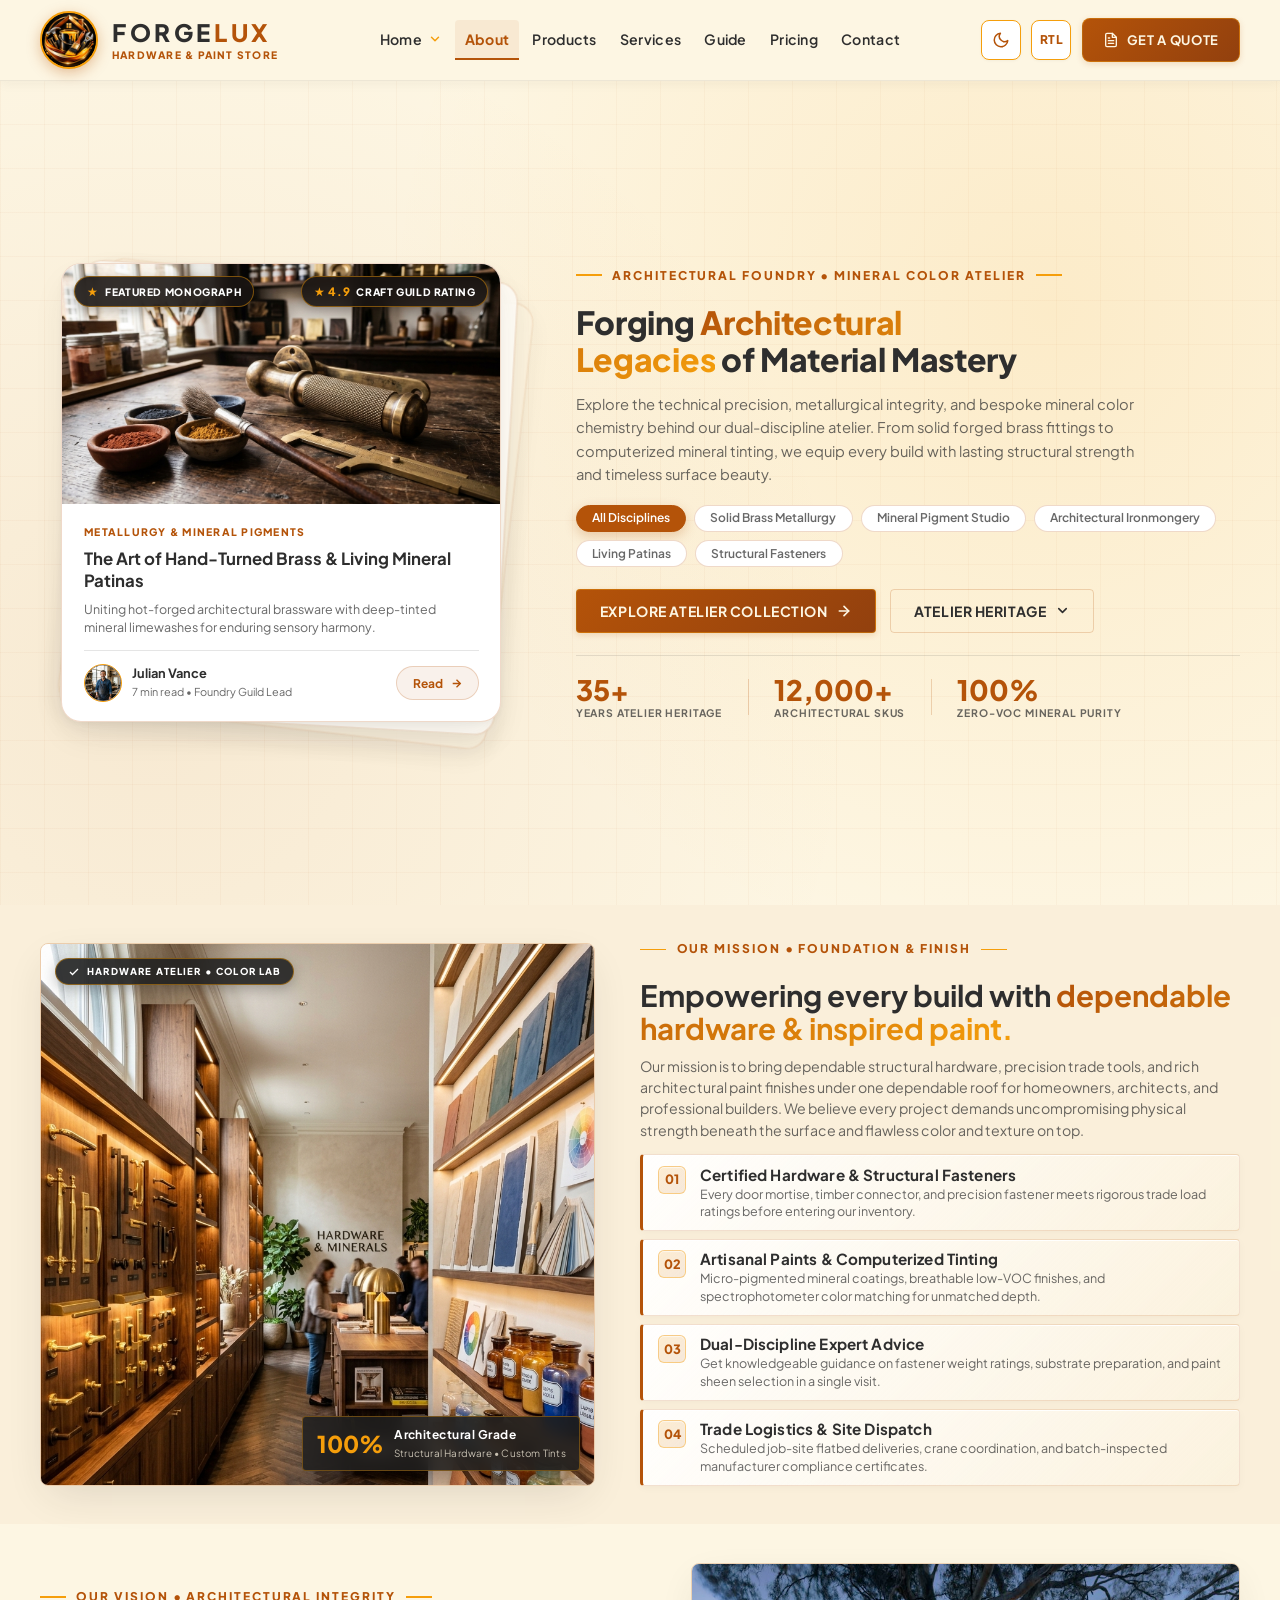
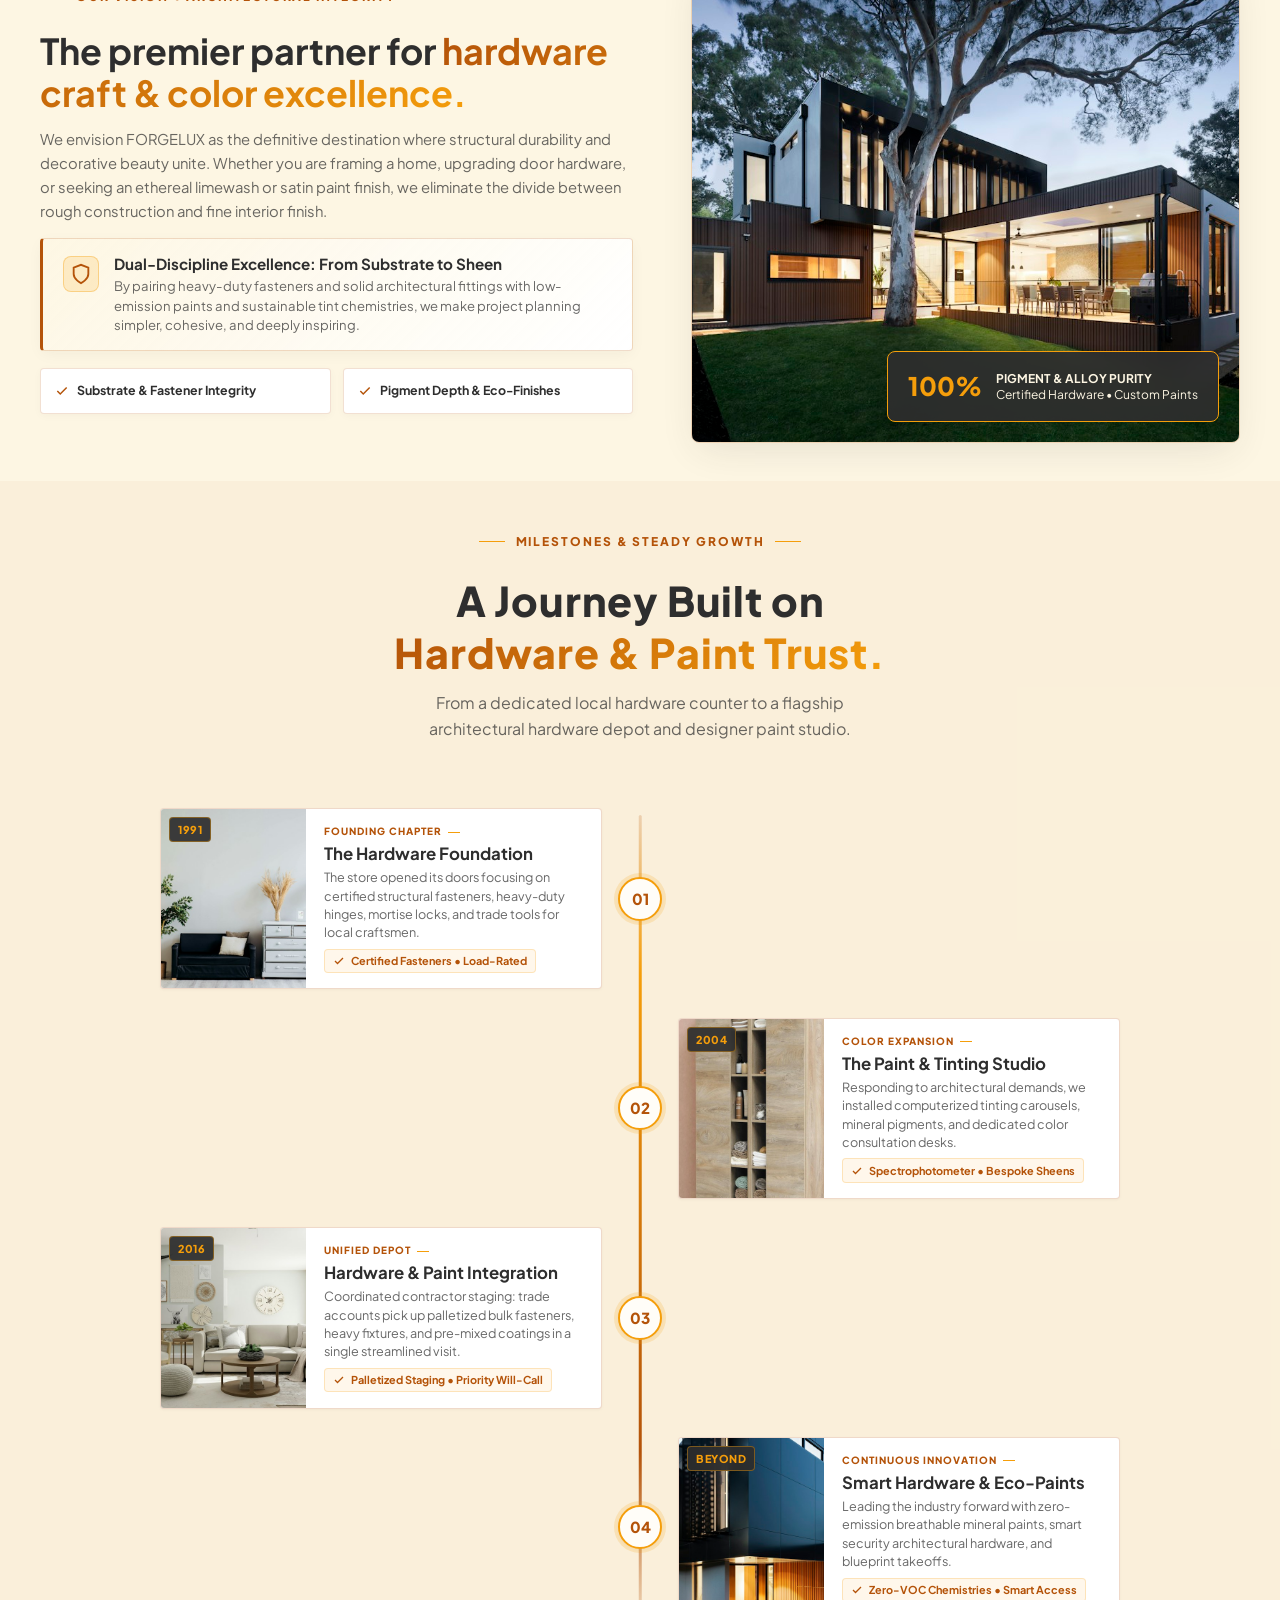
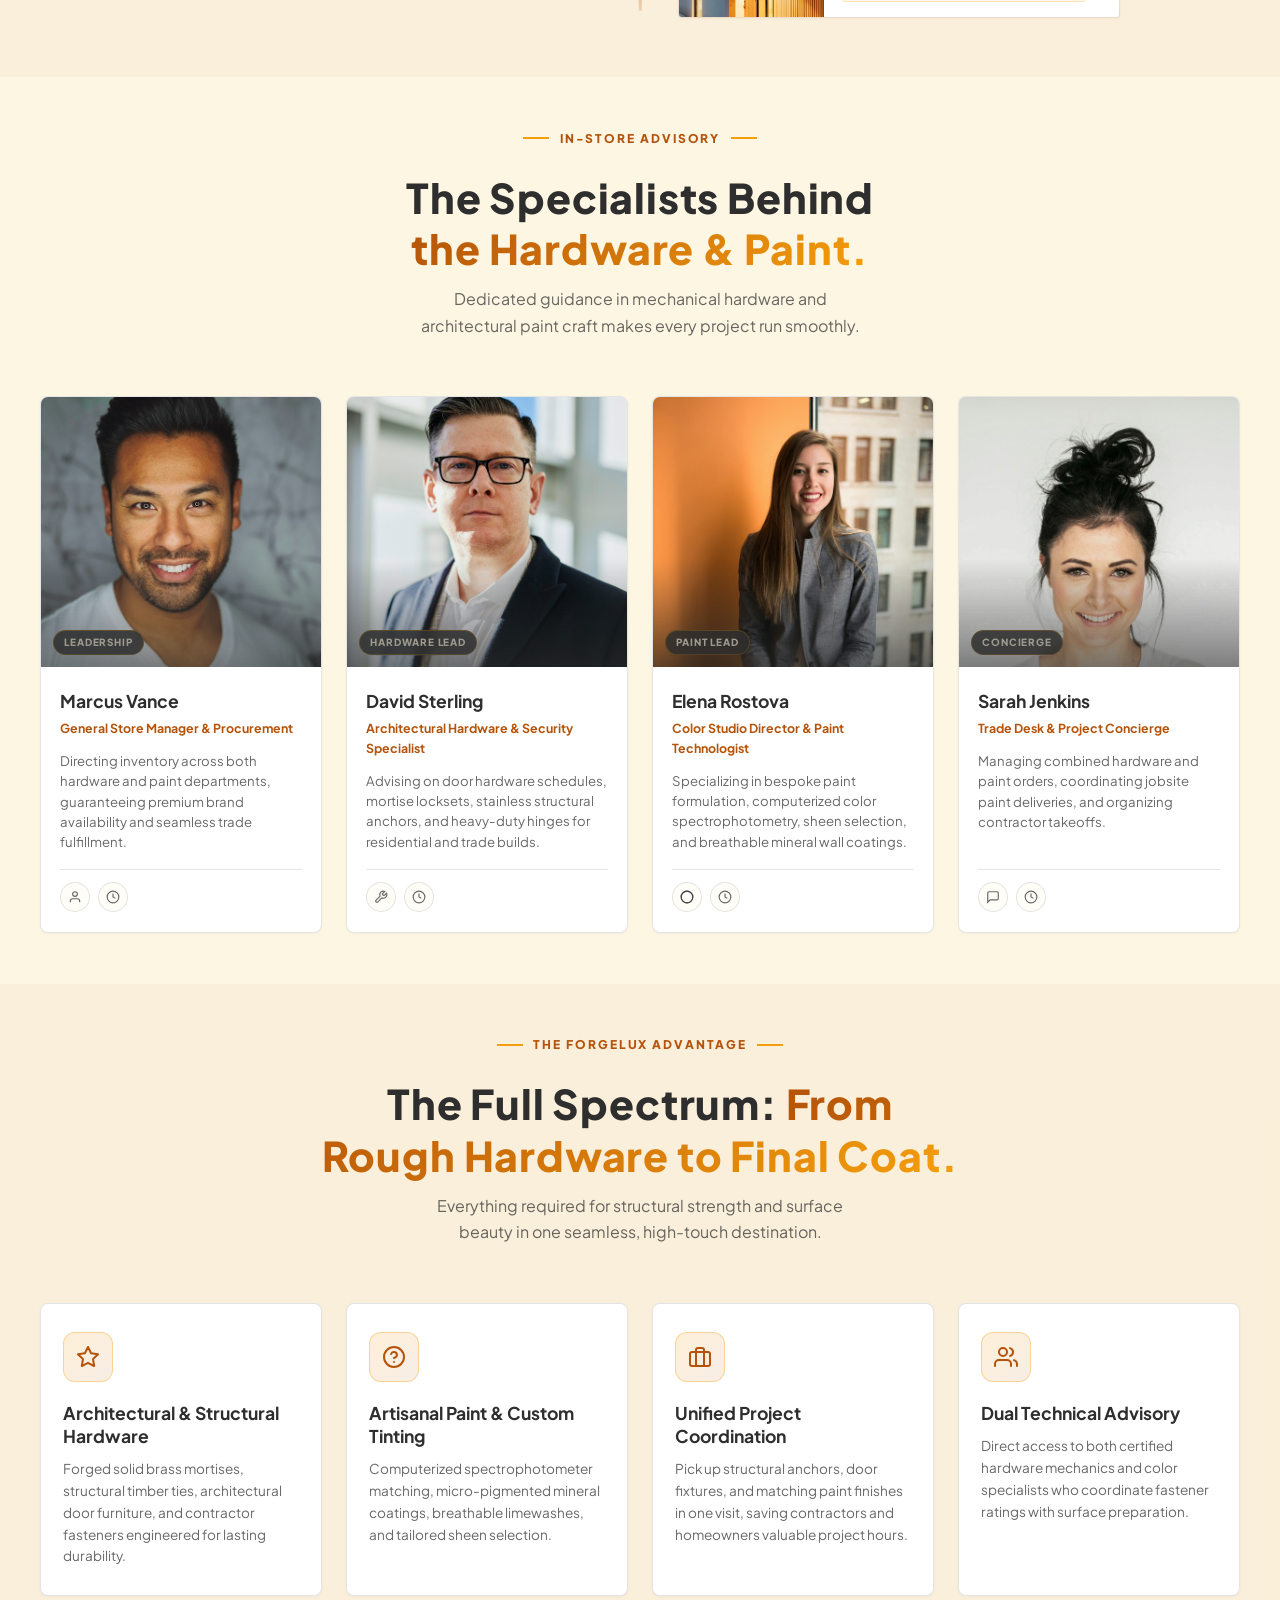
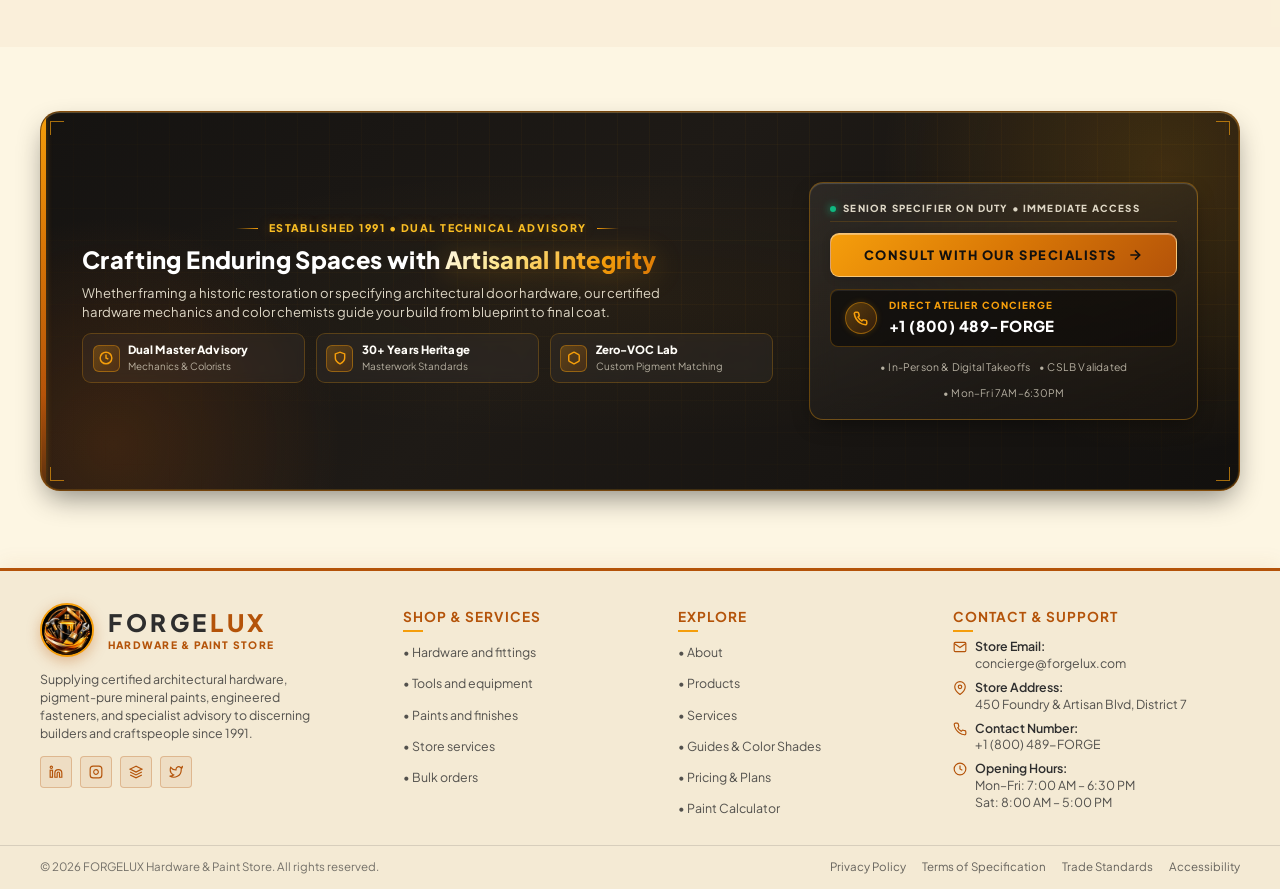
<file: About.html>
<!DOCTYPE html>
<html lang="en" dir="ltr" data-theme="light">
<head>
  <meta charset="UTF-8">
  <meta name="viewport" content="width=device-width, initial-scale=1.0">
  <title>About Us &mdash; FORGELUX | Hardware &bull; Paints &bull; Building Materials</title>
  <meta name="description" content="Discover FORGELUX: Built on craftsmanship, quality hardware, premium paints, and dependable guidance for homeowners, DIYers, and trade professionals.">
  <!-- Favicon / Brand Icon -->
  <link rel="icon" type="image/png" sizes="32x32" href="assets/images/favicon-32x32.png">
  <link rel="icon" type="image/png" sizes="16x16" href="assets/images/favicon-16x16.png">
  <link rel="shortcut icon" href="assets/images/favicon.ico">
  <link rel="apple-touch-icon" sizes="180x180" href="assets/images/apple-touch-icon.png">
  <link rel="stylesheet" href="index.css">
  <link rel="stylesheet" href="About.css">
</head>
<body class="about-page">

  <!-- ==========================================================================
       Site Header (Preserved Exactly from Home 1)
       ========================================================================== -->
  <header class="site-header" id="siteHeader">
    <div class="container header-inner">
      <!-- Left: Logo & Brand Name with Proper Alignment -->
      <a href="index.html" class="brand-link" aria-label="FORGELUX Home">
        <div class="logo-icon-wrap">
          <img src="assets/images/brand_logo.jpg" alt="FORGELUX Hardware &amp; Paint Store Logo" class="brand-logo-img">
        </div>
        <div class="brand-meta">
          <div class="brand-title">FORGE<span>LUX</span></div>
          <div class="brand-tagline">HARDWARE &amp; PAINT STORE</div>
        </div>
      </a>

      <!-- Middle: Preserved Navigation Order -->
      <nav class="main-nav" aria-label="Main Navigation">
        <ul class="nav-list">
          <!-- 1. Home (Dropdown) -->
          <li class="nav-item">
            <button type="button" class="nav-link dropdown-toggle" id="homeDropdownToggle" aria-haspopup="true" aria-expanded="false" aria-controls="homeDropdownMenu">
              Home
              <svg class="dropdown-icon" viewBox="0 0 24 24" fill="none" stroke="currentColor" stroke-width="2.5" stroke-linecap="round" stroke-linejoin="round">
                <polyline points="6 9 12 15 18 9"></polyline>
              </svg>
            </button>
            <div class="dropdown-menu" id="homeDropdownMenu" role="menu" aria-labelledby="homeDropdownToggle">
              <a href="index.html" class="dropdown-item" role="menuitem">
                <div>
                  <strong>Home 1</strong>
                  <span class="dropdown-item-desc">Flagship Showroom &amp; Retail</span>
                </div>
                <span class="dropdown-tag">Retail</span>
              </a>
              <a href="Home 2.html" class="dropdown-item" role="menuitem">
                <div>
                  <strong>Home 2</strong>
                  <span class="dropdown-item-desc">Pro Atelier &amp; Contractor Depot</span>
                </div>
                <span class="dropdown-tag">Depot</span>
              </a>
            </div>
          </li>
          <!-- 2. About (Active on About page) -->
          <li class="nav-item">
            <a href="About.html" class="nav-link active" aria-current="page">About</a>
          </li>
          <!-- 4. Products -->
          <li class="nav-item">
            <a href="products.html" class="nav-link">Products</a>
          </li>
          <!-- 5. Services -->
          <li class="nav-item">
            <a href="Services.html" class="nav-link">Services</a>
          </li>
          <!-- 6. Guide -->
          <li class="nav-item">
            <a href="guide.html" class="nav-link">Guide</a>
          </li>
          <!-- 6. Pricing -->
          <li class="nav-item">
            <a href="pricing.html" class="nav-link">Pricing</a>
          </li>
          <!-- 7. Contact -->
          <li class="nav-item">
            <a href="contact.html" class="nav-link">Contact</a>
          </li>
        </ul>
      </nav>

      <!-- Right: Controls & Primary CTA -->
      <div class="header-controls">
        <button type="button" class="control-btn" id="themeToggle" aria-label="Switch between light and dark mode" title="Toggle Light / Dark Mode">
          <svg viewBox="0 0 24 24" fill="none" stroke="currentColor" stroke-width="2" stroke-linecap="round" stroke-linejoin="round">
            <path d="M21 12.79A9 9 0 1 1 11.21 3 7 7 0 0 0 21 12.79z"></path>
          </svg>
        </button>

        <button type="button" class="control-btn" id="rtlToggle" aria-label="Switch between LTR and RTL layout" title="Toggle LTR / RTL Direction">
          <span class="rtl-indicator">RTL</span>
        </button>

        <button type="button" class="btn-cta open-quote-modal" id="headerCtaBtn">
          <svg width="16" height="16" viewBox="0 0 24 24" fill="none" stroke="currentColor" stroke-width="2" stroke-linecap="round" stroke-linejoin="round">
            <path d="M14 2H6a2 2 0 0 0-2 2v16a2 2 0 0 0 2 2h12a2 2 0 0 0 2-2V8z"></path>
            <polyline points="14 2 14 8 20 8"></polyline>
            <line x1="16" y1="13" x2="8" y2="13"></line>
            <line x1="16" y1="17" x2="8" y2="17"></line>
            <polyline points="10 9 9 9 8 9"></polyline>
          </svg>
          <span>Get a Quote</span>
        </button>

        <button type="button" class="mobile-nav-toggle" id="mobileNavToggle" aria-label="Toggle Navigation Menu" aria-expanded="false" aria-controls="mobileDrawer">
          <span></span>
          <span></span>
          <span></span>
        </button>
      </div>
    </div>
  </header>

  <!-- Mobile Drawer -->
  <div class="mobile-backdrop" id="mobileBackdrop"></div>
  <aside class="mobile-drawer" id="mobileDrawer" role="dialog" aria-modal="true" aria-label="Mobile Navigation">
    <div class="mobile-drawer-header">
      <a href="index.html" class="brand-link" aria-label="FORGELUX Home">
        <div class="logo-icon-wrap">
          <img src="assets/images/brand_logo.jpg" alt="FORGELUX Hardware &amp; Paint Store Logo" class="brand-logo-img">
        </div>
        <div class="brand-meta">
          <div class="brand-title">FORGE<span>LUX</span></div>
          <div class="brand-tagline">HARDWARE &amp; PAINT STORE</div>
        </div>
      </a>
      <button type="button" class="mobile-drawer-close" id="mobileDrawerClose" aria-label="Close menu">
        <svg width="20" height="20" viewBox="0 0 24 24" fill="none" stroke="currentColor" stroke-width="2" stroke-linecap="round" stroke-linejoin="round">
          <line x1="18" y1="6" x2="6" y2="18"></line>
          <line x1="6" y1="6" x2="18" y2="18"></line>
        </svg>
      </button>
    </div>

    <nav class="mobile-drawer-nav">
      <div>
        <div class="mobile-nav-link">Home Versions</div>
        <div class="mobile-submenu">
          <a href="index.html" class="mobile-sub-link">
            Home 1 (Flagship Showroom) <span>Retail</span>
          </a>
          <a href="Home 2.html" class="mobile-sub-link">
            Home 2 (Pro Atelier &amp; Depot) <span>Depot</span>
          </a>
        </div>
      </div>
      <a href="About.html" class="mobile-nav-link active">About</a>
      <a href="products.html" class="mobile-nav-link">Products</a>
      <a href="Services.html" class="mobile-nav-link">Services</a>
      <a href="guide.html" class="mobile-nav-link">Guide</a>
      <a href="pricing.html" class="mobile-nav-link">Pricing</a>
      <a href="contact.html" class="mobile-nav-link">Contact Us</a>
    </nav>

    <div class="mobile-drawer-footer">
      <button type="button" class="btn-cta open-quote-modal" style="width: 100%;">
        Get a Quote
      </button>
    </div>
  </aside>

  <!-- ==========================================================================
       MAIN CONTENT: 7 REQUIRED ABOUT US SECTIONS
       ========================================================================== -->
  <main id="main-content">

    <!-- ========================================================================
         SECTION 01 — Architectural Perspectives & Atelier Hero Banner
         ======================================================================== -->
    <section class="about-hero" id="aboutHero" aria-labelledby="aboutHeroHeadline">
      <div class="container">
        <div class="about-hero-grid">
          <!-- Hero Editorial & Meta Column; positioned on the right on desktop -->
          <div class="about-hero-content">
            <!-- Eyebrow Subtitle -->
            <span class="hero-subtitle">Architectural Foundry &bull; Mineral Color Atelier</span>

            <!-- Main Headline -->
            <h1 class="about-hero-headline" id="aboutHeroHeadline">
              Forging <span class="about-hero-highlight">Architectural Legacies</span> of Material Mastery
            </h1>

            <!-- Lead Paragraph -->
            <p class="about-hero-lead">
              Explore the technical precision, metallurgical integrity, and bespoke mineral color chemistry behind our dual-discipline atelier. From solid forged brass fittings to computerized mineral tinting, we equip every build with lasting structural strength and timeless surface beauty.
            </p>

            <!-- Discipline Filter Pills (matching reference layout) -->
            <div class="hero-discipline-pills" role="tablist" aria-label="Atelier Disciplines">
              <button type="button" class="discipline-pill active" role="tab" aria-selected="true">All Disciplines</button>
              <button type="button" class="discipline-pill" role="tab" aria-selected="false">Solid Brass Metallurgy</button>
              <button type="button" class="discipline-pill" role="tab" aria-selected="false">Mineral Pigment Studio</button>
              <button type="button" class="discipline-pill" role="tab" aria-selected="false">Architectural Ironmongery</button>
              <button type="button" class="discipline-pill" role="tab" aria-selected="false">Living Patinas</button>
              <button type="button" class="discipline-pill" role="tab" aria-selected="false">Structural Fasteners</button>
            </div>

            <!-- Action Buttons -->
            <div class="about-hero-actions">
              <a href="products.html" class="btn-cta about-hero-btn-primary">
                <span>Explore Atelier Collection</span>
                <svg width="16" height="16" viewBox="0 0 24 24" fill="none" stroke="currentColor" stroke-width="2.5" stroke-linecap="round" stroke-linejoin="round">
                  <line x1="5" y1="12" x2="19" y2="12"></line>
                  <polyline points="12 5 19 12 12 19"></polyline>
                </svg>
              </a>
              <a href="#mission" class="btn-outline about-hero-btn-secondary">
                <span>Atelier Heritage</span>
                <svg width="15" height="15" viewBox="0 0 24 24" fill="none" stroke="currentColor" stroke-width="2.5" stroke-linecap="round" stroke-linejoin="round">
                  <polyline points="6 9 12 15 18 9"></polyline>
                </svg>
              </a>
            </div>

            <!-- Stats Strip (Clean numbers with vertical dividers) -->
            <div class="about-hero-stats">
              <div class="hero-stat-item">
                <span class="hero-stat-number">35+</span>
                <span class="hero-stat-label">Years Atelier Heritage</span>
              </div>
              <div class="hero-stat-divider" aria-hidden="true"></div>
              <div class="hero-stat-item">
                <span class="hero-stat-number">12,000+</span>
                <span class="hero-stat-label">Architectural SKUs</span>
              </div>
              <div class="hero-stat-divider" aria-hidden="true"></div>
              <div class="hero-stat-item">
                <span class="hero-stat-number">100%</span>
                <span class="hero-stat-label">Zero-VOC Mineral Purity</span>
              </div>
            </div>
          </div>

          <!-- 3D Stacked Editorial Monograph Card; positioned on the left on desktop -->
          <div class="about-hero-visual">
            <div class="about-hero-stack" id="heroCardStack">
              <!-- Background Stack Layer 2 (Furthest Back) -->
              <div class="hero-card-layer hero-card-layer-back" aria-hidden="true"></div>

              <!-- Background Stack Layer 1 (Middle) -->
              <div class="hero-card-layer hero-card-layer-mid" aria-hidden="true"></div>

              <!-- Main Front Feature Card -->
              <article class="hero-feature-card">
                <!-- Top Image Container with Overlaid Badges -->
                <div class="hero-card-media">
                  <img 
                    src="assets/images/about_monograph_craft.jpg" 
                    alt="Master artisan workbench with hand-turned knurled brass door lever, natural mineral pigments, horsehair brush, and calipers" 
                    class="hero-card-img"
                    loading="eager"
                  >
                  <!-- Top Floating Badges -->
                  <div class="hero-media-badge badge-left">
                    <span class="badge-star">&#9733;</span>
                    <span>FEATURED MONOGRAPH</span>
                  </div>
                  <div class="hero-media-badge badge-right">
                    <span class="badge-star gold">&#9733; 4.9</span>
                    <span>Craft Guild Rating</span>
                  </div>
                </div>

                <!-- Card Content -->
                <div class="hero-card-body">
                  <span class="hero-card-category">METALLURGY &amp; MINERAL PIGMENTS</span>
                  <h3 class="hero-card-title">The Art of Hand-Turned Brass &amp; Living Mineral Patinas</h3>
                  <p class="hero-card-excerpt">
                    Uniting hot-forged architectural brassware with deep-tinted mineral limewashes for enduring sensory harmony.
                  </p>

                  <!-- Card Footer Strip with Author Avatar & Read Action -->
                  <div class="hero-card-footer">
                    <div class="hero-author-meta">
                      <img 
                        src="assets/images/artisan_director_avatar.jpg" 
                        alt="Julian Vance, Master Ironmonger &amp; Foundry Director" 
                        class="hero-author-avatar"
                        width="38" 
                        height="38"
                      >
                      <div class="hero-author-text">
                        <strong class="hero-author-name">Julian Vance</strong>
                        <span class="hero-author-role">7 min read &bull; Foundry Guild Lead</span>
                      </div>
                    </div>
                    <a href="guide.html" class="hero-card-read-btn" aria-label="Read featured monograph on brass and patinas">
                      <span>Read</span>
                      <svg width="13" height="13" viewBox="0 0 24 24" fill="none" stroke="currentColor" stroke-width="2.5">
                        <line x1="5" y1="12" x2="19" y2="12"></line>
                        <polyline points="12 5 19 12 12 19"></polyline>
                      </svg>
                    </a>
                  </div>
                </div>
              </article>
            </div>
          </div>
        </div>
      </div>
    </section>


    <!-- ========================================================================
         SECTION 02 &mdash; Our Mission (Image Left, Text Right)
         ======================================================================== -->
    <section class="about-section about-section-alt" id="mission" aria-labelledby="missionHeading">
      <div class="container">
        <div class="mission-grid">
          <!-- Left side: High Quality Image -->
          <div class="mission-visual">
            <div class="mission-frame">
              <img 
                src="assets/images/mission_luxury_showroom.jpg" 
                alt="Curated architectural hardware and designer paint materials library showroom" 
                class="mission-img"
                loading="lazy"
              >
              <div class="mission-caption-tag">
                <svg width="12" height="12" viewBox="0 0 24 24" fill="none" stroke="currentColor" stroke-width="2.5">
                  <polyline points="20 6 9 17 4 12"></polyline>
                </svg>
                <span>HARDWARE ATELIER &bull; COLOR LAB</span>
              </div>
              <div class="mission-floating-stat">
                <div class="mission-stat-num">100%</div>
                <div class="mission-stat-meta">
                  <div class="mission-stat-title">Architectural Grade</div>
                  <div class="mission-stat-sub">Structural Hardware &bull; Custom Tints</div>
                </div>
              </div>
            </div>
          </div>

          <!-- Right side: Content -->
          <div class="mission-content">
            <span class="section-subtitle">Our Mission &bull; Foundation &amp; Finish</span>
            <h2 class="mission-heading" id="missionHeading">
              Empowering every build with <span class="mission-highlight">dependable hardware &amp; inspired paint.</span>
            </h2>
            <p class="mission-lead">
              Our mission is to bring dependable structural hardware, precision trade tools, and rich architectural paint finishes under one dependable roof for homeowners, architects, and professional builders. We believe every project demands uncompromising physical strength beneath the surface and flawless color and texture on top.
            </p>

            <div class="mission-values-list">
              <div class="mission-value-item">
                <div class="mission-value-num">01</div>
                <div class="mission-value-body">
                  <h3 class="mission-value-title">Certified Hardware &amp; Structural Fasteners</h3>
                  <p class="mission-value-desc">Every door mortise, timber connector, and precision fastener meets rigorous trade load ratings before entering our inventory.</p>
                </div>
              </div>

              <div class="mission-value-item">
                <div class="mission-value-num">02</div>
                <div class="mission-value-body">
                  <h3 class="mission-value-title">Artisanal Paints &amp; Computerized Tinting</h3>
                  <p class="mission-value-desc">Micro-pigmented mineral coatings, breathable low-VOC finishes, and spectrophotometer color matching for unmatched depth.</p>
                </div>
              </div>

              <div class="mission-value-item">
                <div class="mission-value-num">03</div>
                <div class="mission-value-body">
                  <h3 class="mission-value-title">Dual-Discipline Expert Advice</h3>
                  <p class="mission-value-desc">Get knowledgeable guidance on fastener weight ratings, substrate preparation, and paint sheen selection in a single visit.</p>
                </div>
              </div>

              <div class="mission-value-item">
                <div class="mission-value-num">04</div>
                <div class="mission-value-body">
                  <h3 class="mission-value-title">Trade Logistics &amp; Site Dispatch</h3>
                  <p class="mission-value-desc">Scheduled job-site flatbed deliveries, crane coordination, and batch-inspected manufacturer compliance certificates.</p>
                </div>
              </div>
            </div>
          </div>
        </div>
      </div>
    </section>


    <!-- ========================================================================
         SECTION 03 &mdash; Our Vision (Text Left, Image Right)
         ======================================================================== -->
    <section class="about-section" id="vision" aria-labelledby="visionHeading">
      <div class="container">
        <div class="vision-grid">
          <!-- Left side: Text Content -->
          <div class="vision-content">
            <span class="section-subtitle">Our Vision &bull; Architectural Integrity</span>
            <h2 class="vision-heading" id="visionHeading">
              The premier partner for <span class="vision-highlight">hardware craft &amp; color excellence.</span>
            </h2>
            <p class="vision-lead">
              We envision FORGELUX as the definitive destination where structural durability and decorative beauty unite. Whether you are framing a home, upgrading door hardware, or seeking an ethereal limewash or satin paint finish, we eliminate the divide between rough construction and fine interior finish.
            </p>
            
            <div class="vision-highlight-card">
              <div class="vision-highlight-icon">
                <svg width="22" height="22" viewBox="0 0 24 24" fill="none" stroke="currentColor" stroke-width="2">
                  <path d="M12 22s8-4 8-10V5l-8-3-8 3v7c0 6 8 10 8 10z"></path>
                </svg>
              </div>
              <div class="vision-highlight-text">
                <strong>Dual-Discipline Excellence: From Substrate to Sheen</strong>
                <p>By pairing heavy-duty fasteners and solid architectural fittings with low-emission paints and sustainable tint chemistries, we make project planning simpler, cohesive, and deeply inspiring.</p>
              </div>
            </div>

            <div class="vision-pillars">
              <div class="vision-pillar-item">
                <span class="vision-pillar-icon">
                  <svg width="14" height="14" viewBox="0 0 24 24" fill="none" stroke="currentColor" stroke-width="2.5">
                    <polyline points="20 6 9 17 4 12"></polyline>
                  </svg>
                </span>
                <span>Substrate &amp; Fastener Integrity</span>
              </div>
              <div class="vision-pillar-item">
                <span class="vision-pillar-icon">
                  <svg width="14" height="14" viewBox="0 0 24 24" fill="none" stroke="currentColor" stroke-width="2.5">
                    <polyline points="20 6 9 17 4 12"></polyline>
                  </svg>
                </span>
                <span>Pigment Depth &amp; Eco-Finishes</span>
              </div>
            </div>
          </div>

          <!-- Right side: High Quality Image -->
          <div class="vision-visual">
            <div class="vision-frame">
              <img 
                src="assets/images/vision_luxury_atelier.jpg" 
                alt="Luxury architectural atelier featuring bespoke mineral wall coatings and designer brass fixtures" 
                class="vision-img"
                loading="lazy"
              >
              <div class="vision-floating-stat">
                <div class="vision-stat-num">100%</div>
                <div class="vision-stat-label">
                  <strong>PIGMENT &amp; ALLOY PURITY</strong><br>
                  <span>Certified Hardware &bull; Custom Paints</span>
                </div>
              </div>
            </div>
          </div>
        </div>
      </div>
    </section>


    <!-- ========================================================================
         SECTION 04 &mdash; Our Journey & Success Timeline
         ======================================================================== -->
    <section class="about-section about-section-alt" id="journey" aria-labelledby="journeyHeading">
      <div class="container">
        <div class="about-section-header">
          <span class="section-subtitle">Milestones &amp; Steady Growth</span>
          <h2 class="about-title" id="journeyHeading">
            A Journey Built on <span class="about-hero-highlight">Hardware &amp; Paint Trust.</span>
          </h2>
          <p class="about-desc">
            From a dedicated local hardware counter to a flagship architectural hardware depot and designer paint studio.
          </p>
        </div>

        <!-- Vertical Timeline with Premium Milestone Images -->
        <div class="timeline-vertical-wrapper">
          <!-- Central Spine Line -->
          <div class="timeline-v-spine" aria-hidden="true"></div>

          <!-- Milestone 01 (Left) -->
          <div class="timeline-v-item item-left">
            <div class="timeline-v-node">01</div>
            <article class="timeline-v-card">
              <div class="timeline-card-media">
                <img 
                  src="assets/images/timeline_1991_brass.jpg" 
                  alt="Solid brass architectural hardware and hand-forged mortises from 1991 founding" 
                  class="timeline-card-img"
                  loading="lazy"
                >
                <span class="timeline-year-badge">1991</span>
              </div>
              <div class="timeline-card-body">
                <span class="timeline-phase-eyebrow">FOUNDING CHAPTER</span>
                <h3 class="timeline-v-title">The Hardware Foundation</h3>
                <p class="timeline-v-desc">
                  The store opened its doors focusing on certified structural fasteners, heavy-duty hinges, mortise locks, and trade tools for local craftsmen.
                </p>
                <div class="timeline-v-highlight">
                  <svg width="12" height="12" viewBox="0 0 24 24" fill="none" stroke="currentColor" stroke-width="2.5"><polyline points="20 6 9 17 4 12"></polyline></svg>
                  <span>Certified Fasteners &bull; Load-Rated</span>
                </div>
              </div>
            </article>
          </div>

          <!-- Milestone 02 (Right) -->
          <div class="timeline-v-item item-right">
            <div class="timeline-v-node">02</div>
            <article class="timeline-v-card">
              <div class="timeline-card-media">
                <img 
                  src="assets/images/timeline_2004_pigment.jpg" 
                  alt="Artisanal mineral paint pigment studio, color swatches and bespoke tinting" 
                  class="timeline-card-img"
                  loading="lazy"
                >
                <span class="timeline-year-badge">2004</span>
              </div>
              <div class="timeline-card-body">
                <span class="timeline-phase-eyebrow">COLOR EXPANSION</span>
                <h3 class="timeline-v-title">The Paint &amp; Tinting Studio</h3>
                <p class="timeline-v-desc">
                  Responding to architectural demands, we installed computerized tinting carousels, mineral pigments, and dedicated color consultation desks.
                </p>
                <div class="timeline-v-highlight">
                  <svg width="12" height="12" viewBox="0 0 24 24" fill="none" stroke="currentColor" stroke-width="2.5"><polyline points="20 6 9 17 4 12"></polyline></svg>
                  <span>Spectrophotometer &bull; Bespoke Sheens</span>
                </div>
              </div>
            </article>
          </div>

          <!-- Milestone 03 (Left) -->
          <div class="timeline-v-item item-left">
            <div class="timeline-v-node">03</div>
            <article class="timeline-v-card">
              <div class="timeline-card-media">
                <img 
                  src="assets/images/timeline_2016_depot.jpg" 
                  alt="High-capacity architectural showroom and organized contractor depot" 
                  class="timeline-card-img"
                  loading="lazy"
                >
                <span class="timeline-year-badge">2016</span>
              </div>
              <div class="timeline-card-body">
                <span class="timeline-phase-eyebrow">UNIFIED DEPOT</span>
                <h3 class="timeline-v-title">Hardware &amp; Paint Integration</h3>
                <p class="timeline-v-desc">
                  Coordinated contractor staging: trade accounts pick up palletized bulk fasteners, heavy fixtures, and pre-mixed coatings in a single streamlined visit.
                </p>
                <div class="timeline-v-highlight">
                  <svg width="12" height="12" viewBox="0 0 24 24" fill="none" stroke="currentColor" stroke-width="2.5"><polyline points="20 6 9 17 4 12"></polyline></svg>
                  <span>Palletized Staging &bull; Priority Will-Call</span>
                </div>
              </div>
            </article>
          </div>

          <!-- Milestone 04 (Right) -->
          <div class="timeline-v-item item-right">
            <div class="timeline-v-node">04</div>
            <article class="timeline-v-card">
              <div class="timeline-card-media">
                <img 
                  src="assets/images/timeline_future_interior.jpg" 
                  alt="Luxury modern architectural residence featuring flawless mineral paint walls and designer brass fittings" 
                  class="timeline-card-img"
                  loading="lazy"
                >
                <span class="timeline-year-badge">BEYOND</span>
              </div>
              <div class="timeline-card-body">
                <span class="timeline-phase-eyebrow">CONTINUOUS INNOVATION</span>
                <h3 class="timeline-v-title">Smart Hardware &amp; Eco-Paints</h3>
                <p class="timeline-v-desc">
                  Leading the industry forward with zero-emission breathable mineral paints, smart security architectural hardware, and blueprint takeoffs.
                </p>
                <div class="timeline-v-highlight">
                  <svg width="12" height="12" viewBox="0 0 24 24" fill="none" stroke="currentColor" stroke-width="2.5"><polyline points="20 6 9 17 4 12"></polyline></svg>
                  <span>Zero-VOC Chemistries &bull; Smart Access</span>
                </div>
              </div>
            </article>
          </div>
        </div>
      </div>
    </section>


    <!-- ========================================================================
         SECTION 05 &mdash; Meet Our Team
         ======================================================================== -->
    <section class="about-section" id="team" aria-labelledby="teamHeading">
      <div class="container">
        <div class="about-section-header">
          <span class="section-subtitle">In-Store Advisory</span>
          <h2 class="about-title" id="teamHeading">
            The Specialists Behind <span class="about-hero-highlight">the Hardware &amp; Paint.</span>
          </h2>
          <p class="about-desc">
            Dedicated guidance in mechanical hardware and architectural paint craft makes every project run smoothly.
          </p>
        </div>

        <div class="team-grid">
          <!-- Member 1: Store Manager -->
          <article class="team-card">
            <div class="team-portrait-box">
              <img src="assets/images/team_manager.jpg" alt="Marcus Vance - General Store Manager" class="team-portrait-img">
              <div class="team-role-tag">Leadership</div>
            </div>
            <div class="team-info">
              <h3 class="team-name">Marcus Vance</h3>
              <div class="team-title">General Store Manager &amp; Procurement</div>
              <p class="team-bio">
                Directing inventory across both hardware and paint departments, guaranteeing premium brand availability and seamless trade fulfillment.
              </p>
              <div class="team-social-row">
                <span class="team-social-btn" title="In-Store Desk A" aria-label="In-Store Desk A">
                  <svg width="14" height="14" viewBox="0 0 24 24" fill="none" stroke="currentColor" stroke-width="2"><path d="M20 21v-2a4 4 0 0 0-4-4H8a4 4 0 0 0-4 4v2"></path><circle cx="12" cy="7" r="4"></circle></svg>
                </span>
                <span class="team-social-btn" title="Mon-Fri Available" aria-label="Mon-Fri Available">
                  <svg width="14" height="14" viewBox="0 0 24 24" fill="none" stroke="currentColor" stroke-width="2"><circle cx="12" cy="12" r="10"></circle><polyline points="12 6 12 12 16 14"></polyline></svg>
                </span>
              </div>
            </div>
          </article>

          <!-- Member 2: Hardware Specialist -->
          <article class="team-card">
            <div class="team-portrait-box">
              <img src="assets/images/team_hardware.jpg" alt="David Sterling - Hardware & Structural Specialist" class="team-portrait-img">
              <div class="team-role-tag">Hardware Lead</div>
            </div>
            <div class="team-info">
              <h3 class="team-name">David Sterling</h3>
              <div class="team-title">Architectural Hardware &amp; Security Specialist</div>
              <p class="team-bio">
                Advising on door hardware schedules, mortise locksets, stainless structural anchors, and heavy-duty hinges for residential and trade builds.
              </p>
              <div class="team-social-row">
                <span class="team-social-btn" title="Hardware Counter 2" aria-label="Hardware Counter 2">
                  <svg width="14" height="14" viewBox="0 0 24 24" fill="none" stroke="currentColor" stroke-width="2"><path d="M14.7 6.3a1 1 0 0 0 0 1.4l1.6 1.6a1 1 0 0 0 1.4 0l3.77-3.77a6 6 0 0 1-7.94 7.94l-6.91 6.91a2.12 2.12 0 0 1-3-3l6.91-6.91a6 6 0 0 1 7.94-7.94l-3.76 3.76z"></path></svg>
                </span>
                <span class="team-social-btn" title="Trade Desk" aria-label="Trade Desk">
                  <svg width="14" height="14" viewBox="0 0 24 24" fill="none" stroke="currentColor" stroke-width="2"><circle cx="12" cy="12" r="10"></circle><polyline points="12 6 12 12 16 14"></polyline></svg>
                </span>
              </div>
            </div>
          </article>

          <!-- Member 3: Paint & Color Advisor -->
          <article class="team-card">
            <div class="team-portrait-box">
              <img src="assets/images/team_paint.jpg" alt="Elena Rostova - Paint & Color Advisory Lead" class="team-portrait-img">
              <div class="team-role-tag">Paint Lead</div>
            </div>
            <div class="team-info">
              <h3 class="team-name">Elena Rostova</h3>
              <div class="team-title">Color Studio Director &amp; Paint Technologist</div>
              <p class="team-bio">
                Specializing in bespoke paint formulation, computerized color spectrophotometry, sheen selection, and breathable mineral wall coatings.
              </p>
              <div class="team-social-row">
                <span class="team-social-btn" title="Color Lab Station" aria-label="Color Lab Station">
                  <svg width="14" height="14" viewBox="0 0 24 24" fill="none" stroke="currentColor" stroke-width="2"><circle cx="12" cy="12" r="10"></circle><path d="M12 2a10 10 0 0 1 10 10c0 5.5-4.5 10-10 10S2 17.5 2 12 6.5 2 12 2z"></path></svg>
                </span>
                <span class="team-social-btn" title="Sample Consultation" aria-label="Sample Consultation">
                  <svg width="14" height="14" viewBox="0 0 24 24" fill="none" stroke="currentColor" stroke-width="2"><circle cx="12" cy="12" r="10"></circle><polyline points="12 6 12 12 16 14"></polyline></svg>
                </span>
              </div>
            </div>
          </article>

          <!-- Member 4: Customer Support Specialist -->
          <article class="team-card">
            <div class="team-portrait-box">
              <img src="assets/images/team_support.jpg" alt="Sarah Jenkins - Trade Desk & Concierge" class="team-portrait-img">
              <div class="team-role-tag">Concierge</div>
            </div>
            <div class="team-info">
              <h3 class="team-name">Sarah Jenkins</h3>
              <div class="team-title">Trade Desk &amp; Project Concierge</div>
              <p class="team-bio">
                Managing combined hardware and paint orders, coordinating jobsite paint deliveries, and organizing contractor takeoffs.
              </p>
              <div class="team-social-row">
                <span class="team-social-btn" title="Concierge Desk" aria-label="Concierge Desk">
                  <svg width="14" height="14" viewBox="0 0 24 24" fill="none" stroke="currentColor" stroke-width="2"><path d="M21 15a2 2 0 0 1-2 2H7l-4 4V5a2 2 0 0 1 2-2h14a2 2 0 0 1 2 2z"></path></svg>
                </span>
                <span class="team-social-btn" title="Ext. 104" aria-label="Ext. 104">
                  <svg width="14" height="14" viewBox="0 0 24 24" fill="none" stroke="currentColor" stroke-width="2"><circle cx="12" cy="12" r="10"></circle><polyline points="12 6 12 12 16 14"></polyline></svg>
                </span>
              </div>
            </div>
          </article>
        </div>
      </div>
    </section>


    <!-- ========================================================================
         SECTION 06 &mdash; Why Choose Our Hardware & Paint Store? (Dual Craft Advantage)
         ======================================================================== -->
    <section class="about-section about-section-alt" id="benefits" aria-labelledby="whyHeading">
      <div class="container">
        <div class="about-section-header">
          <span class="section-subtitle">The Forgelux Advantage</span>
          <h2 class="about-title" id="whyHeading">
            The Full Spectrum: <span class="about-hero-highlight">From Rough Hardware to Final Coat.</span>
          </h2>
          <p class="about-desc">
            Everything required for structural strength and surface beauty in one seamless, high-touch destination.
          </p>
        </div>

        <div class="why-grid">
          <!-- Feature 1: Hardware -->
          <article class="why-card">
            <div class="why-icon-wrap">
              <svg width="24" height="24" viewBox="0 0 24 24" fill="none" stroke="currentColor" stroke-width="2" stroke-linecap="round" stroke-linejoin="round">
                <path d="M12 2l3.09 6.26L22 9.27l-5 4.87 1.18 6.88L12 17.77l-6.18 3.25L7 14.14 2 9.27l6.91-1.01L12 2z"></path>
              </svg>
            </div>
            <h3 class="why-card-title">Architectural &amp; Structural Hardware</h3>
            <p class="why-card-desc">
              Forged solid brass mortises, structural timber ties, architectural door furniture, and contractor fasteners engineered for lasting durability.
            </p>
          </article>

          <!-- Feature 2: Paint -->
          <article class="why-card">
            <div class="why-icon-wrap">
              <svg width="24" height="24" viewBox="0 0 24 24" fill="none" stroke="currentColor" stroke-width="2" stroke-linecap="round" stroke-linejoin="round">
                <circle cx="12" cy="12" r="10"></circle>
                <path d="M9.09 9a3 3 0 0 1 5.83 1c0 2-3 3-3 3"></path>
                <line x1="12" y1="17" x2="12.01" y2="17"></line>
              </svg>
            </div>
            <h3 class="why-card-title">Artisanal Paint &amp; Custom Tinting</h3>
            <p class="why-card-desc">
              Computerized spectrophotometer matching, micro-pigmented mineral coatings, breathable limewashes, and tailored sheen selection.
            </p>
          </article>

          <!-- Feature 3: Combined Project Convenience -->
          <article class="why-card">
            <div class="why-icon-wrap">
              <svg width="24" height="24" viewBox="0 0 24 24" fill="none" stroke="currentColor" stroke-width="2" stroke-linecap="round" stroke-linejoin="round">
                <rect x="2" y="7" width="20" height="14" rx="2" ry="2"></rect>
                <path d="M16 21V5a2 2 0 0 0-2-2h-4a2 2 0 0 0-2 2v16"></path>
              </svg>
            </div>
            <h3 class="why-card-title">Unified Project Coordination</h3>
            <p class="why-card-desc">
              Pick up structural anchors, door fixtures, and matching paint finishes in one visit, saving contractors and homeowners valuable project hours.
            </p>
          </article>

          <!-- Feature 4: Dual Technical Advisory -->
          <article class="why-card">
            <div class="why-icon-wrap">
              <svg width="24" height="24" viewBox="0 0 24 24" fill="none" stroke="currentColor" stroke-width="2" stroke-linecap="round" stroke-linejoin="round">
                <path d="M17 21v-2a4 4 0 0 0-4-4H5a4 4 0 0 0-4 4v2"></path>
                <circle cx="9" cy="7" r="4"></circle>
                <path d="M23 21v-2a4 4 0 0 0-3-3.87"></path>
                <path d="M16 3.13a4 4 0 0 1 0 7.75"></path>
              </svg>
            </div>
            <h3 class="why-card-title">Dual Technical Advisory</h3>
            <p class="why-card-desc">
              Direct access to both certified hardware mechanics and color specialists who coordinate fastener ratings with surface preparation.
            </p>
          </article>
        </div>
      </div>
    </section>


    <!-- ========================================================================
         SECTION 07: Premium Heritage & Advisory CTA Card (Exact 380px Height)
         ======================================================================== -->
    <section class="premium-cta-section" id="cta" aria-labelledby="ctaHeadline">
      <div class="container">
        <div class="premium-cta-card">
          <!-- Gilded Corner Accents -->
          <span class="cta-corner cta-corner-tl" aria-hidden="true"></span>
          <span class="cta-corner cta-corner-tr" aria-hidden="true"></span>
          <span class="cta-corner cta-corner-bl" aria-hidden="true"></span>
          <span class="cta-corner cta-corner-br" aria-hidden="true"></span>

          <div class="premium-cta-grid">
            <!-- Left: Haute Editorial Presentation -->
            <div class="premium-cta-content">
              <div class="premium-cta-eyebrow">
                <span class="eyebrow-line"></span>
                <span class="eyebrow-text">ESTABLISHED 1991 &bull; DUAL TECHNICAL ADVISORY</span>
                <span class="eyebrow-line"></span>
              </div>

              <h2 class="premium-cta-title" id="ctaHeadline">
                Crafting Enduring Spaces with <span class="highlight-gold">Artisanal Integrity</span>
              </h2>

              <p class="premium-cta-desc">
                Whether framing a historic restoration or specifying architectural door hardware, our certified hardware mechanics and color chemists guide your build from blueprint to final coat.
              </p>

              <div class="premium-cta-pillars">
                <div class="cta-pillar-item">
                  <div class="pillar-icon-box">
                    <svg width="14" height="14" viewBox="0 0 24 24" fill="none" stroke="currentColor" stroke-width="2.5"><circle cx="12" cy="12" r="10"></circle><polyline points="12 6 12 12 16 14"></polyline></svg>
                  </div>
                  <div class="pillar-info">
                    <span class="pillar-title">Dual Master Advisory</span>
                    <span class="pillar-sub">Mechanics &amp; Colorists</span>
                  </div>
                </div>

                <div class="cta-pillar-item">
                  <div class="pillar-icon-box">
                    <svg width="14" height="14" viewBox="0 0 24 24" fill="none" stroke="currentColor" stroke-width="2.5"><path d="M12 22s8-4 8-10V5l-8-3-8 3v7c0 6 8 10 8 10z"></path></svg>
                  </div>
                  <div class="pillar-info">
                    <span class="pillar-title">30+ Years Heritage</span>
                    <span class="pillar-sub">Masterwork Standards</span>
                  </div>
                </div>

                <div class="cta-pillar-item">
                  <div class="pillar-icon-box">
                    <svg width="14" height="14" viewBox="0 0 24 24" fill="none" stroke="currentColor" stroke-width="2.5"><path d="M21 16V8a2 2 0 0 0-1-1.73l-7-4a2 2 0 0 0-2 0l-7 4A2 2 0 0 0 3 8v8a2 2 0 0 0 1 1.73l7 4a2 2 0 0 0 2 0l7-4A2 2 0 0 0 21 16z"></path></svg>
                  </div>
                  <div class="pillar-info">
                    <span class="pillar-title">Zero-VOC Lab</span>
                    <span class="pillar-sub">Custom Pigment Matching</span>
                  </div>
                </div>
              </div>
            </div>

            <!-- Right: The Private Client Portal -->
            <div class="premium-cta-portal">
              <div class="portal-header">
                <span class="portal-status-pulse"></span>
                <span class="portal-status-label">SENIOR SPECIFIER ON DUTY &bull; IMMEDIATE ACCESS</span>
              </div>

              <button type="button" class="premium-cta-btn-primary open-quote-modal" id="aboutCtaQuoteBtn">
                <span class="btn-text">CONSULT WITH OUR SPECIALISTS</span>
                <span class="btn-icon">
                  <svg width="16" height="16" viewBox="0 0 24 24" fill="none" stroke="currentColor" stroke-width="2.5"><line x1="5" y1="12" x2="19" y2="12"></line><polyline points="12 5 19 12 12 19"></polyline></svg>
                </span>
              </button>

              <a href="tel:+18004893674" class="premium-cta-hotline-item" aria-label="Call Direct Atelier Concierge">
                <div class="hotline-badge-icon">
                  <svg width="15" height="15" viewBox="0 0 24 24" fill="none" stroke="currentColor" stroke-width="2.5"><path d="M22 16.92v3a2 2 0 0 1-2.18 2 19.79 19.79 0 0 1-8.63-3.07 19.5 19.5 0 0 1-6-6 19.79 19.79 0 0 1-3.07-8.67A2 2 0 0 1 4.11 2h3a2 2 0 0 1 2 1.72 12.84 12.84 0 0 0 .7 2.81 2 2 0 0 1-.45 2.11L8.09 9.91a16 16 0 0 0 6 6l1.27-1.27a2 2 0 0 1 2.11-.45 12.84 12.84 0 0 0 2.81.7A2 2 0 0 1 22 16.92z"></path></svg>
                </div>
                <div class="hotline-meta">
                  <span class="hotline-caption">DIRECT ATELIER CONCIERGE</span>
                  <span class="hotline-tel">+1 (800) 489-FORGE</span>
                </div>
              </a>

              <div class="portal-hallmarks">
                <span>&bull; In-Person &amp; Digital Takeoffs</span>
                <span>&bull; CSLB Validated</span>
                <span>&bull; Mon&ndash;Fri 7AM&ndash;6:30PM</span>
              </div>
            </div>
          </div>
        </div>
      </div>
    </section>

  </main>


  <!-- ==========================================================================
       Footer (Preserved Exactly from Home 1)
       ========================================================================== -->
  <footer class="site-footer" id="contact">
    <div class="container footer-grid">
      <div class="footer-brand">
        <a href="index.html" class="brand-link" aria-label="FORGELUX Home">
          <div class="logo-icon-wrap">
            <img src="assets/images/brand_logo.jpg" alt="FORGELUX Hardware &amp; Paint Store Logo" class="brand-logo-img">
          </div>
          <div class="brand-meta">
            <div class="brand-title">FORGE<span>LUX</span></div>
            <div class="brand-tagline">HARDWARE &amp; PAINT STORE</div>
          </div>
        </a>
        <p class="footer-brand-statement">
          Supplying certified architectural hardware, pigment-pure mineral paints, engineered fasteners, and specialist advisory to discerning builders and craftspeople since 1991.
        </p>
        <div class="footer-socials" aria-label="Social Media Links">
          <a href="#" class="social-link" aria-label="LinkedIn" title="LinkedIn">
            <svg viewBox="0 0 24 24" fill="none" stroke="currentColor" stroke-width="2"><path d="M16 8a6 6 0 0 1 6 6v7h-4v-7a2 2 0 0 0-2-2 2 2 0 0 0-2 2v7h-4v-7a6 6 0 0 1 6-6z"></path><rect x="2" y="9" width="4" height="12"></rect><circle cx="4" cy="4" r="2"></circle></svg>
          </a>
          <a href="#" class="social-link" aria-label="Instagram" title="Instagram">
            <svg viewBox="0 0 24 24" fill="none" stroke="currentColor" stroke-width="2"><rect x="2" y="2" width="20" height="20" rx="5" ry="5"></rect><path d="M16 11.37A4 4 0 1 1 12.63 8 4 4 0 0 1 16 11.37z"></path><line x1="17.5" y1="6.5" x2="17.51" y2="6.5"></line></svg>
          </a>
          <a href="#" class="social-link" aria-label="Houzz" title="Houzz">
            <svg viewBox="0 0 24 24" fill="none" stroke="currentColor" stroke-width="2"><polygon points="12 2 2 7 12 12 22 7 12 2"></polygon><polyline points="2 17 12 22 22 17"></polyline><polyline points="2 12 12 17 22 12"></polyline></svg>
          </a>
          <a href="#" class="social-link" aria-label="X / Twitter" title="X / Twitter">
            <svg viewBox="0 0 24 24" fill="none" stroke="currentColor" stroke-width="2"><path d="M23 3a10.9 10.9 0 0 1-3.14 1.53 4.48 4.48 0 0 0-7.86 3v1A10.66 10.66 0 0 1 3 4s-4 9 5 13a11.64 11.64 0 0 1-7 2c9 5 20 0 20-11.5a4.5 4.5 0 0 0-.08-.83A7.72 7.72 0 0 0 23 3z"></path></svg>
          </a>
        </div>
      </div>

      <div>
        <h4 class="footer-col-title">Shop &amp; Services</h4>
        <ul class="footer-links-list">
          <li><a href="products.html#fittings" class="footer-link">&bull; Hardware and fittings</a></li>
          <li><a href="products.html#tools" class="footer-link">&bull; Tools and equipment</a></li>
          <li><a href="products.html#paints" class="footer-link">&bull; Paints and finishes</a></li>
          <li><a href="Services.html" class="footer-link">&bull; Store services</a></li>
          <li><a href="Services Details.html?service=bulk-contractor-supply" class="footer-link">&bull; Bulk orders</a></li>
        </ul>
      </div>

      <div>
        <h4 class="footer-col-title">Explore</h4>
        <ul class="footer-links-list">
          <li><a href="About.html" class="footer-link">&bull; About</a></li>
          <li><a href="products.html" class="footer-link">&bull; Products</a></li>
          <li><a href="Services.html" class="footer-link">&bull; Services</a></li>
          <li><a href="guide.html" class="footer-link">&bull; Guides &amp; Color Shades</a></li>
          <li><a href="pricing.html" class="footer-link">&bull; Pricing &amp; Plans</a></li>
          <li><a href="index.html#calculator" class="footer-link">&bull; Paint Calculator</a></li>
        </ul>
      </div>

      <div>
        <h4 class="footer-col-title">Contact &amp; Support</h4>
        <div class="footer-contact-list">
          <div class="footer-contact-item">
            <svg class="footer-contact-icon" viewBox="0 0 24 24" fill="none" stroke="currentColor" stroke-width="2"><path d="M4 4h16c1.1 0 2 .9 2 2v12c0 1.1-.9 2-2 2H4c-1.1 0-2-.9-2-2V6c0-1.1.9-2 2-2z"></path><polyline points="22,6 12,13 2,6"></polyline></svg>
            <div>
              <strong>Store Email:</strong><br>
              concierge@forgelux.com
            </div>
          </div>
          <div class="footer-contact-item">
            <svg class="footer-contact-icon" viewBox="0 0 24 24" fill="none" stroke="currentColor" stroke-width="2"><path d="M21 10c0 7-9 13-9 13s-9-6-9-13a9 9 0 0 1 18 0z"></path><circle cx="12" cy="10" r="3"></circle></svg>
            <div>
              <strong>Store Address:</strong><br>
              450 Foundry &amp; Artisan Blvd, District 7
            </div>
          </div>
          <div class="footer-contact-item">
            <svg class="footer-contact-icon" viewBox="0 0 24 24" fill="none" stroke="currentColor" stroke-width="2"><path d="M22 16.92v3a2 2 0 0 1-2.18 2 19.79 19.79 0 0 1-8.63-3.07 19.5 19.5 0 0 1-6-6 19.79 19.79 0 0 1-3.07-8.67A2 2 0 0 1 4.11 2h3a2 2 0 0 1 2 1.72 12.84 12.84 0 0 0 .7 2.81 2 2 0 0 1-.45 2.11L8.09 9.91a16 16 0 0 0 6 6l1.27-1.27a2 2 0 0 1 2.11-.45 12.84 12.84 0 0 0 2.81.7A2 2 0 0 1 22 16.92z"></path></svg>
            <div>
              <strong>Contact Number:</strong><br>
              +1 (800) 489-FORGE
            </div>
          </div>
          <div class="footer-contact-item">
            <svg class="footer-contact-icon" viewBox="0 0 24 24" fill="none" stroke="currentColor" stroke-width="2"><circle cx="12" cy="12" r="10"></circle><polyline points="12 6 12 12 16 14"></polyline></svg>
            <div>
              <strong>Opening Hours:</strong><br>
              Mon&ndash;Fri: 7:00 AM &ndash; 6:30 PM<br>
              Sat: 8:00 AM &ndash; 5:00 PM
            </div>
          </div>
        </div>
      </div>
    </div>

    <div class="footer-bottom">
      <div class="container footer-bottom-inner">
        <div>
          &copy; 2026 FORGELUX Hardware &amp; Paint Store. All rights reserved.
        </div>
        <div class="footer-bottom-links">
          <a href="#">Privacy Policy</a>
          <a href="#">Terms of Specification</a>
          <a href="#">Trade Standards</a>
          <a href="#">Accessibility</a>
        </div>
      </div>
    </div>
  </footer>

  <!-- Modal (Preserved Exactly from Home 1) -->
  <div class="modal-backdrop" id="quoteModalBackdrop" role="dialog" aria-modal="true" aria-labelledby="quoteModalTitle">
    <div class="modal-dialog">
      <div class="modal-header">
        <div>
          <h2 class="modal-title" id="quoteModalTitle">Request Project Specification Quote</h2>
          <p style="font-size: 0.8rem; color: var(--text-muted); margin-top: 2px;">
            Immediate trade estimation backed by Palette 4 architectural standards
          </p>
        </div>
        <button type="button" class="modal-close" id="quoteModalClose" aria-label="Close dialog">
          <svg width="20" height="20" viewBox="0 0 24 24" fill="none" stroke="currentColor" stroke-width="2"><line x1="18" y1="6" x2="6" y2="18"></line><line x1="6" y1="6" x2="18" y2="18"></line></svg>
        </button>
      </div>

      <form id="quoteForm">
        <div class="form-group-grid">
          <div class="form-group">
            <label for="quoteCategory" class="form-label">Material Category</label>
            <select id="quoteCategory" class="form-select">
              <option value="hardware">Architectural Hardware &amp; Mortise Sets</option>
              <option value="paint">Bespoke Mineral Paint &amp; Tinting</option>
              <option value="tools">Precision Artisan Tooling</option>
              <option value="bulk">Bulk Fasteners &amp; Structural Hardware</option>
            </select>
          </div>
          <div class="form-group">
            <label for="quoteQuantity" class="form-label">Quantity / Coverage (Sq Ft or Units)</label>
            <input type="number" id="quoteQuantity" class="form-input" value="150" min="10" step="10">
          </div>
        </div>

        <div class="form-group-grid">
          <div class="form-group">
            <label for="quoteGrade" class="form-label">Procurement Tier</label>
            <select id="quoteGrade" class="form-select">
              <option value="retail">Studio / Retail Standard</option>
              <option value="trade" selected>Licensed Trade Contractor (-15%)</option>
              <option value="architectural">Architectural Custom Specification (+35%)</option>
            </select>
          </div>
          <div class="form-group">
            <label for="quoteFinish" class="form-label">Preferred Finish</label>
            <select id="quoteFinish" class="form-select">
              <option value="copper-brown">Copper Brown Patina (#B45309)</option>
              <option value="copper-gold">Burnished Copper Gold (#F59E0B)</option>
              <option value="cream">Warm Cream Enamel (#FDF6E3)</option>
              <option value="charcoal">Smoked Charcoal Bronze (#2E2E2E)</option>
            </select>
          </div>
        </div>

        <div style="background: var(--bg-surface-accent); border: 1px solid var(--border-medium); border-radius: var(--radius-sm); padding: 1rem; margin-bottom: 1.25rem; display: flex; align-items: center; justify-content: space-between;">
          <div>
            <span style="font-size: 0.72rem; font-weight: 700; text-transform: uppercase; color: var(--c-primary); letter-spacing: 0.08em; display: block;">
              Estimated Trade Specification Total
            </span>
            <span style="font-size: 0.75rem; color: var(--text-muted);">
              Excludes freight discounts and specialized job-site crane delivery
            </span>
          </div>
          <div style="font-family: var(--font-heading); font-size: 1.6rem; font-weight: 800; color: var(--c-primary);" id="quoteEstimatedValue">
            $2,295
          </div>
        </div>

        <div class="form-group-grid">
          <div class="form-group">
            <label for="quoteClientName" class="form-label">Your Name *</label>
            <input type="text" id="quoteClientName" class="form-input" placeholder="e.g. Marcus Stone" required>
          </div>
          <div class="form-group">
            <label for="quoteClientEmail" class="form-label">Email Address *</label>
            <input type="email" id="quoteClientEmail" class="form-input" placeholder="e.g. mstone@forgearchitecture.com" required>
          </div>
        </div>

        <div class="form-group">
          <label for="quoteNotes" class="form-label">Job Site Location &amp; Requirements</label>
          <textarea id="quoteNotes" class="form-textarea" style="min-height: 80px;" placeholder="Include blueprint references, delivery date requirements, or custom door handings..."></textarea>
        </div>

        <button type="submit" class="btn-cta" style="width: 100%; margin-top: 1rem;">
          Confirm &amp; Transmit Quotation Request
        </button>
      </form>
    </div>
  </div>

  <!-- Shared Application Scripts (preserves Header, Footer, Theme, RTL, Modal) -->
  <script src="index.js"></script>
  <!-- Page-specific Interactive Enhancements -->
  <script src="About.js"></script>
</body>
</html>
</file>
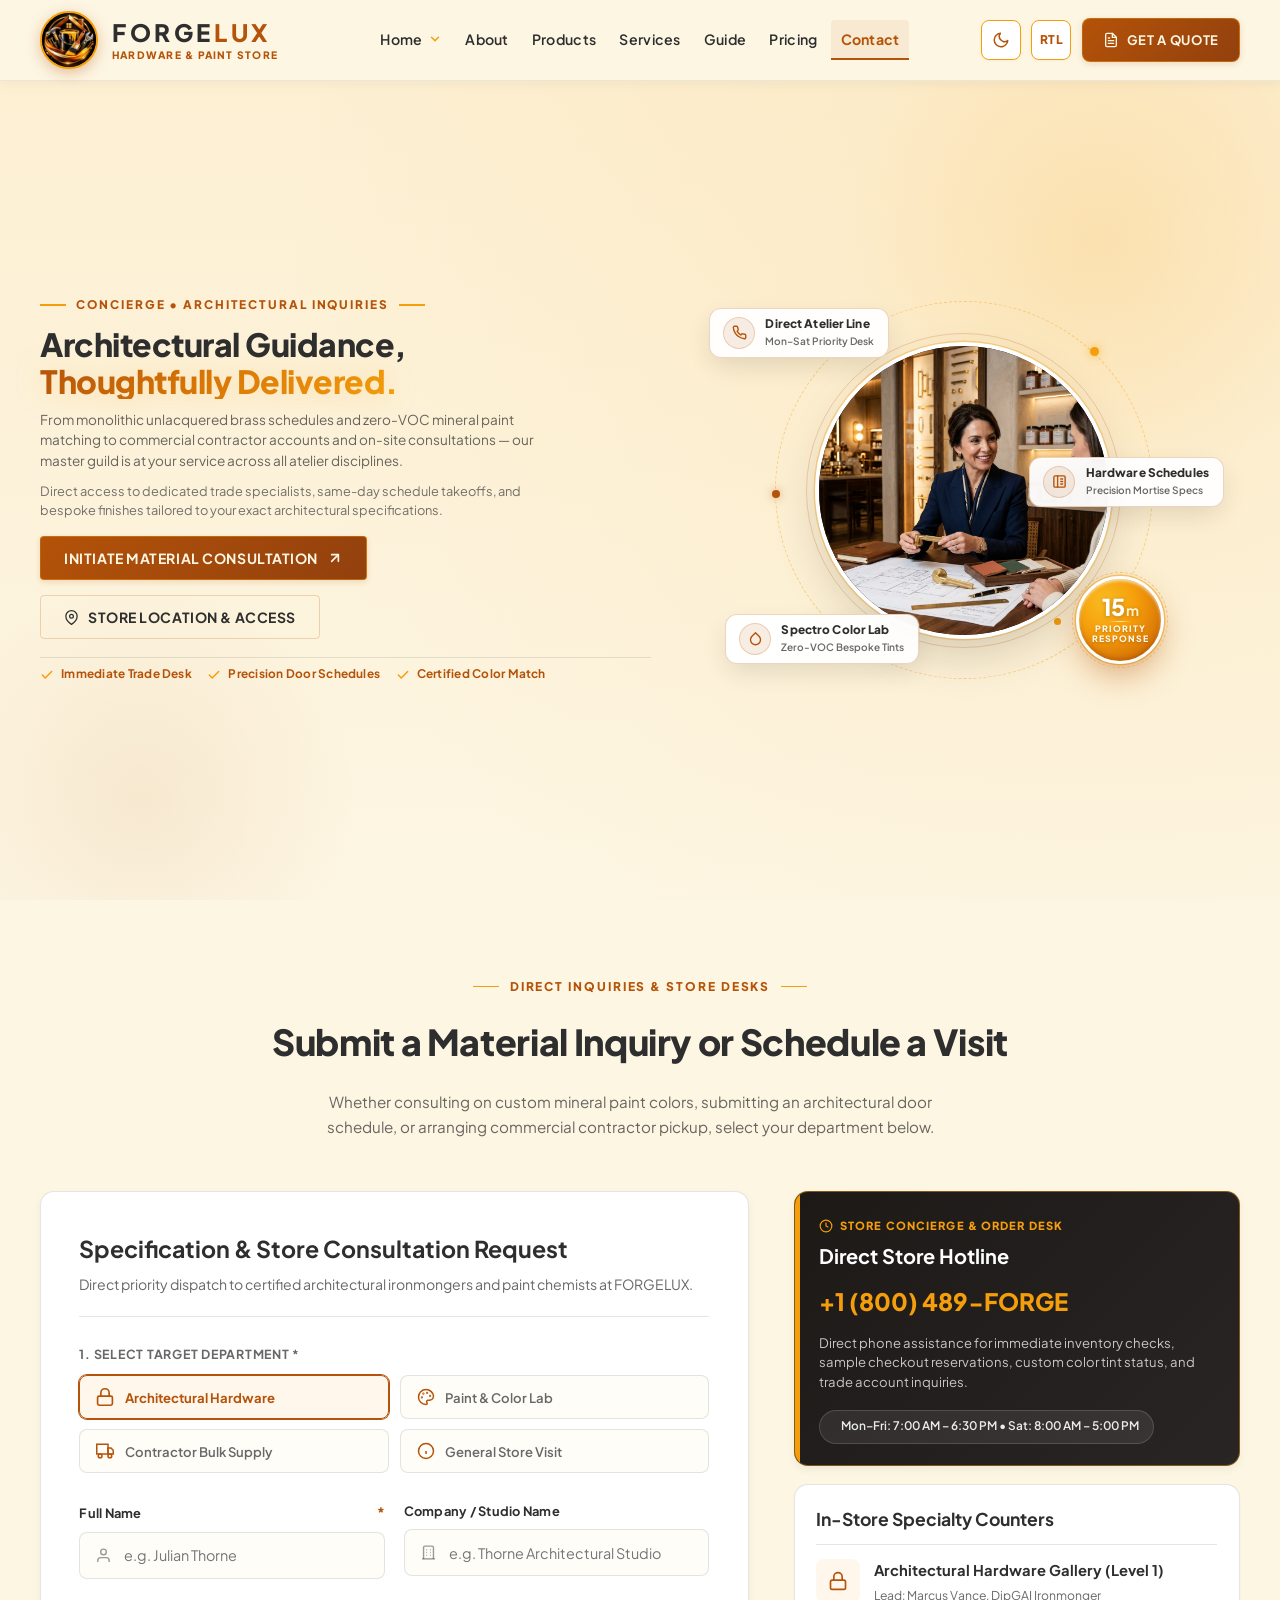
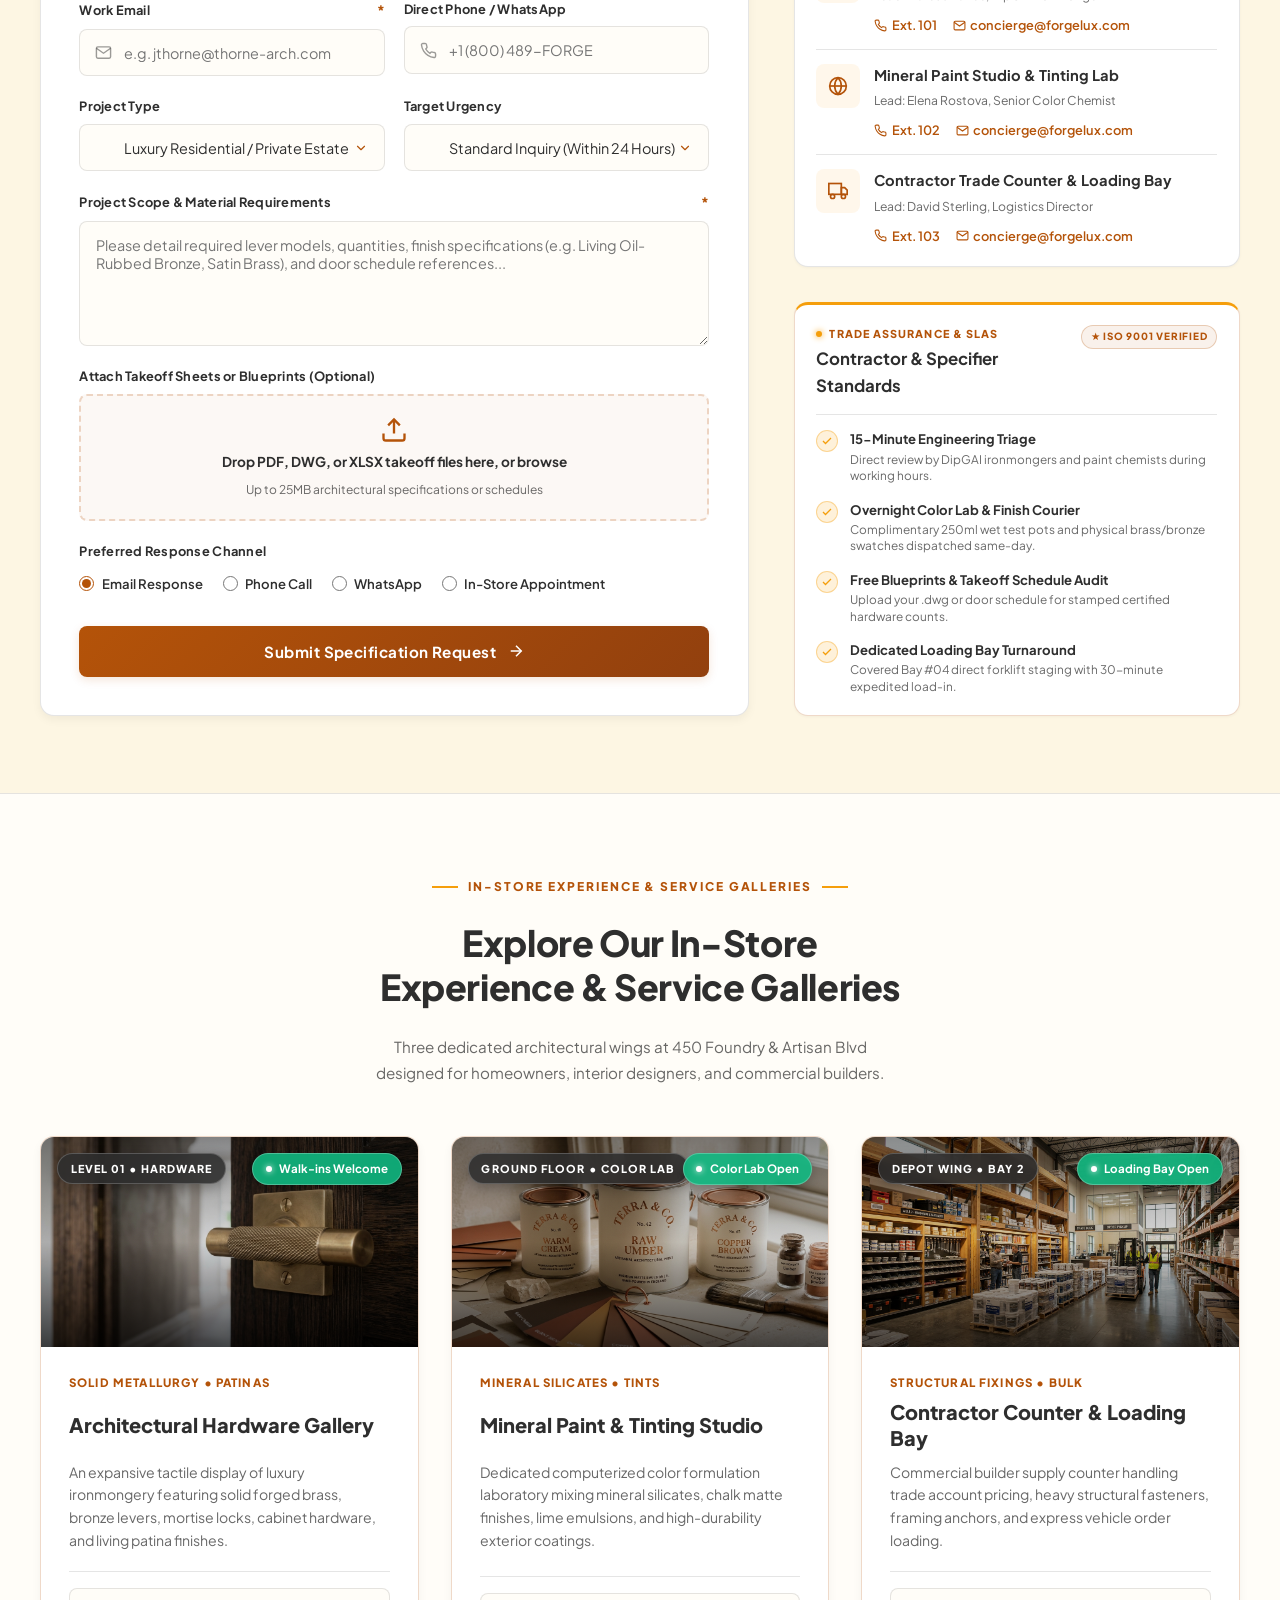
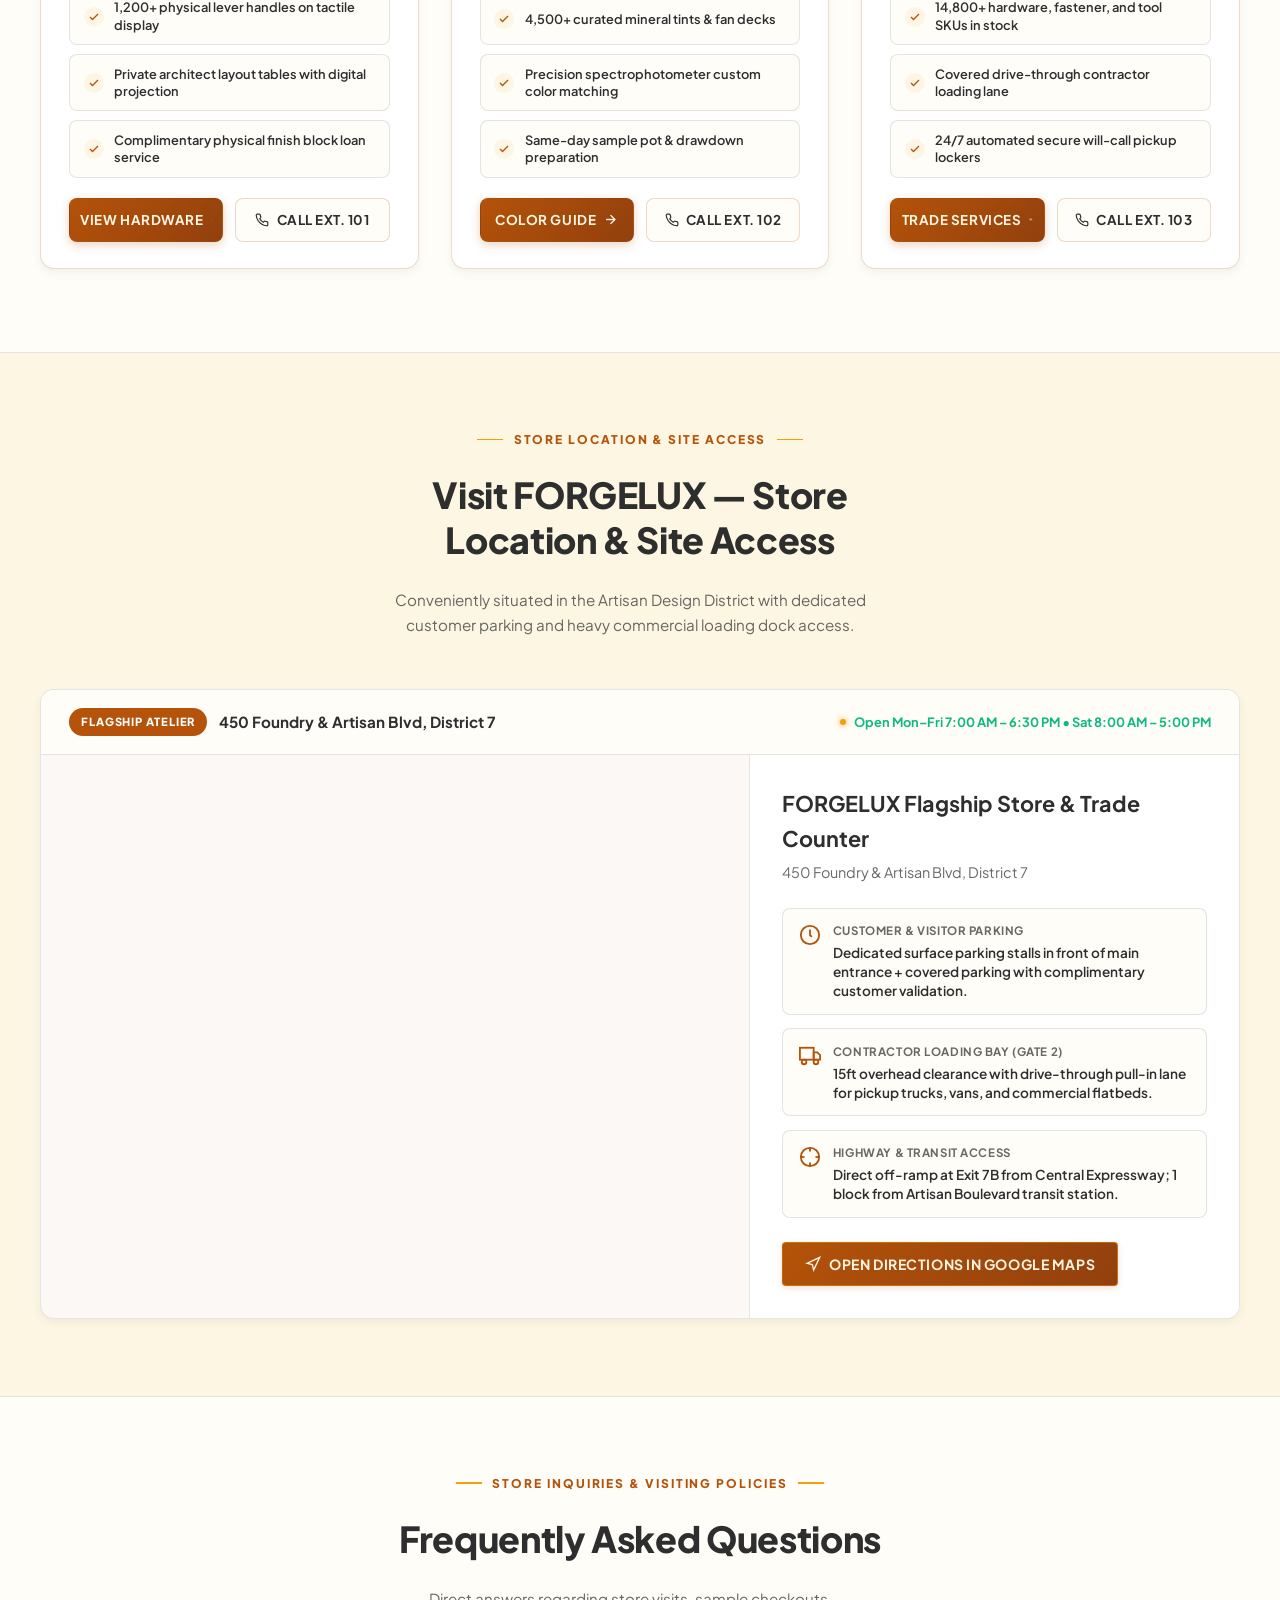
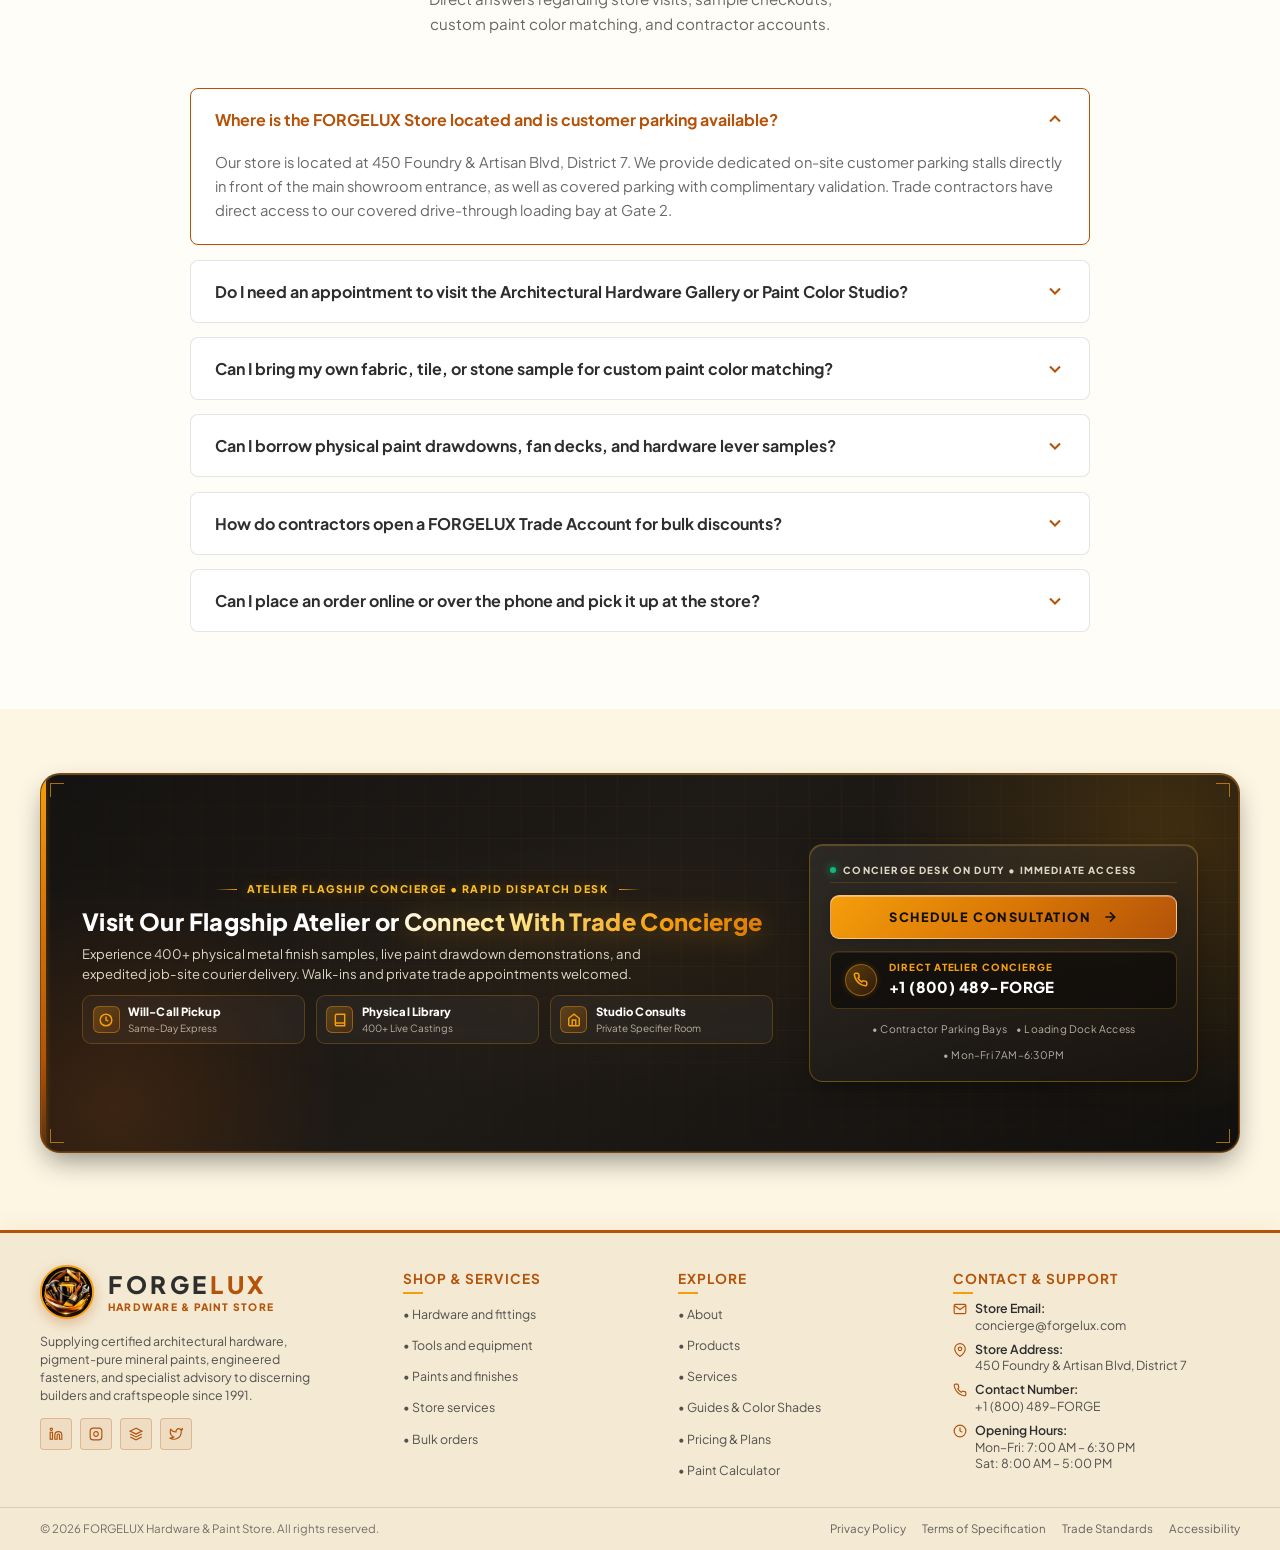
<file: contact.html>
<!DOCTYPE html>
<html lang="en" dir="ltr" data-theme="light">
<head>
  <meta charset="UTF-8">
  <meta name="viewport" content="width=device-width, initial-scale=1.0">
  <title>Contact FORGELUX &mdash; Hardware &amp; Paint Store Concierge</title>
  <meta name="description" content="Connect with FORGELUX Hardware &amp; Paint Store at 450 Foundry &amp; Artisan Blvd. Speak with architectural ironmongers, custom mineral paint chemists, and contractor trade desks.">
  <meta name="keywords" content="FORGELUX contact, hardware store location, architectural ironmongery showroom, paint color studio, trade contractor counter, 450 Foundry Artisan Blvd">
  
  <!-- Favicon / Brand Icon -->
  <link rel="icon" type="image/png" sizes="32x32" href="assets/images/favicon-32x32.png">
  <link rel="icon" type="image/png" sizes="16x16" href="assets/images/favicon-16x16.png">
  <link rel="shortcut icon" href="assets/images/favicon.ico">
  <link rel="apple-touch-icon" sizes="180x180" href="assets/images/apple-touch-icon.png">

  <!-- Google Fonts: Plus Jakarta Sans -->
  <link rel="preconnect" href="https://fonts.googleapis.com">
  <link rel="preconnect" href="https://fonts.gstatic.com" crossorigin>
  <link href="https://fonts.googleapis.com/css2?family=Plus+Jakarta+Sans:ital,wght@0,300;0,400;0,500;0,600;0,700;0,800;1,400;1,600&display=swap" rel="stylesheet">

  <!-- Core Design System & Page Stylesheets -->
  <link rel="stylesheet" href="index.css">
  <link rel="stylesheet" href="contact.css">
</head>
<body>

  <!-- ==========================================================================
       Site Header (Preserved Exactly from Home 1 Single Source of Truth)
       ========================================================================== -->
  <header class="site-header" id="siteHeader">
    <div class="container header-inner">
      <!-- Left: Logo & Brand Identity -->
      <a href="index.html" class="brand-link" aria-label="FORGELUX Home">
        <div class="logo-icon-wrap">
          <img src="assets/images/brand_logo.jpg" alt="FORGELUX Hardware &amp; Paint Store Logo" class="brand-logo-img">
        </div>
        <div class="brand-meta">
          <div class="brand-title">FORGE<span>LUX</span></div>
          <div class="brand-tagline">HARDWARE &amp; PAINT STORE</div>
        </div>
      </a>

      <!-- Center: Desktop Navigation -->
      <nav class="main-nav" aria-label="Primary Navigation">
        <ul class="nav-list">
          <!-- 1. Home (Dropdown) -->
          <li class="nav-item">
            <button type="button" class="nav-link dropdown-toggle" id="homeDropdownToggle" aria-haspopup="true" aria-expanded="false" aria-controls="homeDropdownMenu">
              Home
              <svg class="dropdown-icon" viewBox="0 0 24 24" fill="none" stroke="currentColor" stroke-width="2.5" stroke-linecap="round" stroke-linejoin="round">
                <polyline points="6 9 12 15 18 9"></polyline>
              </svg>
            </button>
            <div class="dropdown-menu" id="homeDropdownMenu" role="menu" aria-labelledby="homeDropdownToggle">
              <a href="index.html" class="dropdown-item" role="menuitem">
                <div>
                  <strong>Home 1</strong>
                  <span class="dropdown-item-desc">Flagship Showroom &amp; Retail</span>
                </div>
                <span class="dropdown-tag">Retail</span>
              </a>
              <a href="Home 2.html" class="dropdown-item" role="menuitem">
                <div>
                  <strong>Home 2</strong>
                  <span class="dropdown-item-desc">Pro Atelier &amp; Contractor Depot</span>
                </div>
                <span class="dropdown-tag">Depot</span>
              </a>
            </div>
          </li>
          <!-- 2. About -->
          <li class="nav-item">
            <a href="About.html" class="nav-link">About</a>
          </li>
          <!-- 4. Products -->
          <li class="nav-item">
            <a href="products.html" class="nav-link">Products</a>
          </li>
          <!-- 5. Services -->
          <li class="nav-item">
            <a href="Services.html" class="nav-link">Services</a>
          </li>
          <!-- 6. Guide -->
          <li class="nav-item">
            <a href="guide.html" class="nav-link">Guide</a>
          </li>
          <!-- 6. Pricing -->
          <li class="nav-item">
            <a href="pricing.html" class="nav-link">Pricing</a>
          </li>
          <!-- 7. Contact (Active) -->
          <li class="nav-item">
            <a href="contact.html" class="nav-link active" aria-current="page">Contact</a>
          </li>
        </ul>
      </nav>

      <!-- Right: Controls & Primary CTA -->
      <div class="header-controls">
        <button type="button" class="control-btn" id="themeToggle" aria-label="Switch between light and dark mode" title="Toggle Light / Dark Mode">
          <svg viewBox="0 0 24 24" fill="none" stroke="currentColor" stroke-width="2" stroke-linecap="round" stroke-linejoin="round">
            <path d="M21 12.79A9 9 0 1 1 11.21 3 7 7 0 0 0 21 12.79z"></path>
          </svg>
        </button>

        <button type="button" class="control-btn" id="rtlToggle" aria-label="Switch between LTR and RTL layout" title="Toggle LTR / RTL Direction">
          <span class="rtl-indicator">RTL</span>
        </button>

        <button type="button" class="btn-cta open-quote-modal" id="headerCtaBtn">
          <svg width="16" height="16" viewBox="0 0 24 24" fill="none" stroke="currentColor" stroke-width="2" stroke-linecap="round" stroke-linejoin="round">
            <path d="M14 2H6a2 2 0 0 0-2 2v16a2 2 0 0 0 2 2h12a2 2 0 0 0 2-2V8z"></path>
            <polyline points="14 2 14 8 20 8"></polyline>
            <line x1="16" y1="13" x2="8" y2="13"></line>
            <line x1="16" y1="17" x2="8" y2="17"></line>
            <polyline points="10 9 9 9 8 9"></polyline>
          </svg>
          <span>Get a Quote</span>
        </button>

        <button type="button" class="mobile-nav-toggle" id="mobileNavToggle" aria-label="Toggle Navigation Menu" aria-expanded="false" aria-controls="mobileDrawer">
          <span></span>
          <span></span>
          <span></span>
        </button>
      </div>
    </div>
  </header>

  <!-- Mobile Drawer -->
  <div class="mobile-backdrop" id="mobileBackdrop"></div>
  <aside class="mobile-drawer" id="mobileDrawer" role="dialog" aria-modal="true" aria-label="Mobile Navigation">
    <div class="mobile-drawer-header">
      <a href="index.html" class="brand-link" aria-label="FORGELUX Home">
        <div class="logo-icon-wrap">
          <img src="assets/images/brand_logo.jpg" alt="FORGELUX Hardware &amp; Paint Store Logo" class="brand-logo-img">
        </div>
        <div class="brand-meta">
          <div class="brand-title">FORGE<span>LUX</span></div>
          <div class="brand-tagline">HARDWARE &amp; PAINT STORE</div>
        </div>
      </a>
      <button type="button" class="mobile-drawer-close" id="mobileDrawerClose" aria-label="Close menu">
        <svg width="20" height="20" viewBox="0 0 24 24" fill="none" stroke="currentColor" stroke-width="2" stroke-linecap="round" stroke-linejoin="round">
          <line x1="18" y1="6" x2="6" y2="18"></line>
          <line x1="6" y1="6" x2="18" y2="18"></line>
        </svg>
      </button>
    </div>

    <nav class="mobile-drawer-nav">
      <div>
        <div class="mobile-nav-link">Home Versions</div>
        <div class="mobile-submenu">
          <a href="index.html" class="mobile-sub-link">
            Home 1 (Flagship Showroom) <span>Retail</span>
          </a>
          <a href="Home 2.html" class="mobile-sub-link">
            Home 2 (Pro Atelier &amp; Depot) <span>Depot</span>
          </a>
        </div>
      </div>
      <a href="About.html" class="mobile-nav-link">About</a>
      <a href="products.html" class="mobile-nav-link">Products</a>
      <a href="Services.html" class="mobile-nav-link">Services</a>
      <a href="guide.html" class="mobile-nav-link">Guide</a>
      <a href="pricing.html" class="mobile-nav-link">Pricing</a>
      <a href="contact.html" class="mobile-nav-link active" aria-current="page">Contact Us</a>
    </nav>

    <div class="mobile-drawer-footer">
      <button type="button" class="btn-cta open-quote-modal" style="width: 100%;">
        Get a Quote
      </button>
    </div>
  </aside>

  <!-- ==========================================================================
       MAIN CONTENT CONTAINER
       ========================================================================== -->
  <main id="mainContent">

    <!-- ==========================================================================
         SECTION 1: Premium Hero Banner
         ========================================================================== -->
    <section class="contact-hero" aria-label="Contact FORGELUX Hero Banner">
      <div class="container contact-hero-grid">
        <!-- Left: Text & Badges -->
        <div class="contact-hero-content">
          <span class="hero-subtitle">Concierge &bull; Architectural Inquiries</span>

          <h1 class="contact-hero-title">
            Architectural Guidance, <br>
            <span class="contact-title-accent">Thoughtfully Delivered.</span>
          </h1>

          <p class="contact-hero-desc">
            From monolithic unlacquered brass schedules and zero-VOC mineral paint matching to commercial contractor accounts and on-site consultations &mdash; our master guild is at your service across all atelier disciplines.
          </p>

          <p class="contact-hero-subdesc">
            Direct access to dedicated trade specialists, same-day schedule takeoffs, and bespoke finishes tailored to your exact architectural specifications.
          </p>

          <div class="contact-hero-actions">
            <a href="#contact-form" class="btn-cta contact-hero-btn-primary" id="heroContactCta">
              <span>Initiate Material Consultation</span>
              <svg width="16" height="16" viewBox="0 0 24 24" fill="none" stroke="currentColor" stroke-width="2.5" stroke-linecap="round" stroke-linejoin="round">
                <line x1="7" y1="17" x2="17" y2="7"></line>
                <polyline points="7 7 17 7 17 17"></polyline>
              </svg>
            </a>
            <a href="#store-location" class="btn-outline contact-hero-btn-secondary" id="heroStoreLocBtn">
              <svg width="15" height="15" viewBox="0 0 24 24" fill="none" stroke="currentColor" stroke-width="2"><path d="M21 10c0 7-9 13-9 13s-9-6-9-13a9 9 0 0 1 18 0z"></path><circle cx="12" cy="10" r="3"></circle></svg>
              <span>Store Location &amp; Access</span>
            </a>
          </div>

          <!-- 3 Feature Badges (Matching Reference Bottom-Left Row) -->
          <div class="contact-features-strip">
            <div class="contact-feature-pill">
              <svg width="14" height="14" viewBox="0 0 24 24" fill="none" stroke="currentColor" stroke-width="2.5" stroke-linecap="round" stroke-linejoin="round"><polyline points="20 6 9 17 4 12"></polyline></svg>
              <span>Immediate Trade Desk</span>
            </div>
            <div class="contact-feature-pill">
              <svg width="14" height="14" viewBox="0 0 24 24" fill="none" stroke="currentColor" stroke-width="2.5" stroke-linecap="round" stroke-linejoin="round"><polyline points="20 6 9 17 4 12"></polyline></svg>
              <span>Precision Door Schedules</span>
            </div>
            <div class="contact-feature-pill">
              <svg width="14" height="14" viewBox="0 0 24 24" fill="none" stroke="currentColor" stroke-width="2.5" stroke-linecap="round" stroke-linejoin="round"><polyline points="20 6 9 17 4 12"></polyline></svg>
              <span>Certified Color Match</span>
            </div>
          </div>
        </div>

        <!-- Right: Bespoke Orbital Portal Visual (Matching Reference Composition) -->
        <div class="contact-hero-media">
          <div class="contact-orbital-stage" id="contactOrbitalStage" tabindex="0">
            <!-- Concentric Orbital Decorative Rings & Beads -->
            <div class="orbital-ring-outer" aria-hidden="true">
              <span class="orbit-bead bead-top-right"></span>
              <span class="orbit-bead bead-left"></span>
              <span class="orbit-bead bead-bottom-right"></span>
            </div>
            <div class="orbital-ring-inner" aria-hidden="true"></div>

            <!-- Central Circular Architectural Portal -->
            <div class="contact-portal-circle">
              <img 
                src="assets/images/contact_portal_consultation.jpg" 
                alt="Architectural consultant presenting solid knurled brass hardware and mineral paint swatches to client over blueprints" 
                class="contact-portal-img"
                width="600"
                height="600"
                loading="eager"
              >
              <div class="portal-gradient-overlay" aria-hidden="true"></div>
            </div>

            <!-- Satellite Card 1: Top-Left (Direct Atelier Line) -->
            <div class="orbital-satellite-card satellite-top-left" tabindex="0">
              <div class="satellite-icon-wrap">
                <svg width="15" height="15" viewBox="0 0 24 24" fill="none" stroke="currentColor" stroke-width="2.2" stroke-linecap="round" stroke-linejoin="round"><path d="M22 16.92v3a2 2 0 0 1-2.18 2 19.79 19.79 0 0 1-8.63-3.07 19.5 19.5 0 0 1-6-6 19.79 19.79 0 0 1-3.07-8.67A2 2 0 0 1 4.11 2h3a2 2 0 0 1 2 1.72 12.84 12.84 0 0 0 .7 2.81 2 2 0 0 1-.45 2.11L8.09 9.91a16 16 0 0 0 6 6l1.27-1.27a2 2 0 0 1 2.11-.45 12.84 12.84 0 0 0 2.81.7A2 2 0 0 1 22 16.92z"></path></svg>
              </div>
              <div class="satellite-meta">
                <strong class="satellite-title">Direct Atelier Line</strong>
                <span class="satellite-sub">Mon&ndash;Sat Priority Desk</span>
              </div>
            </div>

            <!-- Satellite Card 2: Middle-Right (Hardware Schedules) -->
            <div class="orbital-satellite-card satellite-mid-right" tabindex="0">
              <div class="satellite-icon-wrap">
                <svg width="15" height="15" viewBox="0 0 24 24" fill="none" stroke="currentColor" stroke-width="2.2" stroke-linecap="round" stroke-linejoin="round"><rect x="3" y="3" width="18" height="18" rx="2" ry="2"></rect><line x1="9" y1="3" x2="9" y2="21"></line><path d="M14 8h3"></path><path d="M14 12h3"></path><path d="M14 16h3"></path></svg>
              </div>
              <div class="satellite-meta">
                <strong class="satellite-title">Hardware Schedules</strong>
                <span class="satellite-sub">Precision Mortise Specs</span>
              </div>
            </div>

            <!-- Satellite Card 3: Bottom-Left (Spectro Color Lab) -->
            <div class="orbital-satellite-card satellite-bottom-left" tabindex="0">
              <div class="satellite-icon-wrap">
                <svg width="15" height="15" viewBox="0 0 24 24" fill="none" stroke="currentColor" stroke-width="2.2" stroke-linecap="round" stroke-linejoin="round"><path d="M12 2.69l5.66 5.66a8 8 0 1 1-11.31 0z"></path></svg>
              </div>
              <div class="satellite-meta">
                <strong class="satellite-title">Spectro Color Lab</strong>
                <span class="satellite-sub">Zero-VOC Bespoke Tints</span>
              </div>
            </div>

            <!-- Orbital Badge: Bottom-Right Round Emblem (Matching Reference Circle) -->
            <div class="orbital-badge-round" aria-label="15-minute priority response guarantee" title="15-Minute Priority Trade Desk Commitment">
              <span class="badge-pulse-ring" aria-hidden="true"></span>
              <div class="badge-inner-content">
                <div class="badge-num">15<span class="badge-unit">m</span></div>
                <div class="badge-divider" aria-hidden="true"></div>
                <div class="badge-text">Priority<br>Response</div>
              </div>
            </div>
          </div>
        </div>
      </div>
    </section>

    <!-- ==========================================================================
         SECTION 2: Contact Form Card & Store Concierge Desks
         ========================================================================== -->
    <section class="contact-section" id="contact-form" aria-label="Contact Form and Store Concierge">
      <div class="container">
        <div class="section-header">
          <span class="section-subtitle">Direct Inquiries &amp; Store Desks</span>
          <h2 class="section-title">Submit a Material Inquiry or Schedule a Visit</h2>
          <p class="section-desc">
            Whether consulting on custom mineral paint colors, submitting an architectural door schedule, or arranging commercial contractor pickup, select your department below.
          </p>
        </div>

        <div class="contact-layout-grid">
          <!-- Left: Premium Interactive Form Card -->
          <div class="contact-form-card" id="contactFormCard">
            <div class="form-header-intro">
              <h3>Specification &amp; Store Consultation Request</h3>
              <p>Direct priority dispatch to certified architectural ironmongers and paint chemists at FORGELUX.</p>
            </div>

            <!-- Department Selector Pills -->
            <div class="dept-selector-wrap">
              <span class="dept-selector-label">1. Select Target Department *</span>
              <div class="dept-pills-row">
                <button type="button" class="dept-pill-btn active" data-dept="hardware" data-dept-name="Architectural Hardware">
                  <svg viewBox="0 0 24 24" fill="none" stroke="currentColor" stroke-width="2"><path d="M7 11V7a5 5 0 0 1 10 0v4"></path><rect x="3" y="11" width="18" height="11" rx="2" ry="2"></rect></svg>
                  <span>Architectural Hardware</span>
                </button>
                <button type="button" class="dept-pill-btn" data-dept="paint" data-dept-name="Custom Paint Formulation">
                  <svg viewBox="0 0 24 24" fill="none" stroke="currentColor" stroke-width="2"><circle cx="13.5" cy="6.5" r=".5"></circle><circle cx="17.5" cy="10.5" r=".5"></circle><circle cx="8.5" cy="7.5" r=".5"></circle><circle cx="6.5" cy="12.5" r=".5"></circle><path d="M12 2C6.5 2 2 6.5 2 12s4.5 10 10 10c.926 0 1.648-.746 1.648-1.688 0-.437-.18-.835-.437-1.125-.29-.289-.438-.652-.438-1.125a1.64 1.64 0 0 1 1.668-1.668h1.996c3.051 0 5.563-2.512 5.563-5.563C22 6.5 17.5 2 12 2z"></path></svg>
                  <span>Paint &amp; Color Lab</span>
                </button>
                <button type="button" class="dept-pill-btn" data-dept="contractor" data-dept-name="Commercial Contractor Bulk Supply">
                  <svg viewBox="0 0 24 24" fill="none" stroke="currentColor" stroke-width="2"><rect x="1" y="3" width="15" height="13"></rect><polygon points="16 8 20 8 23 11 23 16 16 16 16 8"></polygon><circle cx="5.5" cy="18.5" r="2.5"></circle><circle cx="18.5" cy="18.5" r="2.5"></circle></svg>
                  <span>Contractor Bulk Supply</span>
                </button>
                <button type="button" class="dept-pill-btn" data-dept="general" data-dept-name="General Inquiry & Consultation">
                  <svg viewBox="0 0 24 24" fill="none" stroke="currentColor" stroke-width="2"><circle cx="12" cy="12" r="10"></circle><line x1="12" y1="16" x2="12" y2="12"></line><line x1="12" y1="8" x2="12.01" y2="8"></line></svg>
                  <span>General Store Visit</span>
                </button>
              </div>
            </div>

            <!-- Form -->
            <form id="forgeluxContactForm" class="contact-form" novalidate>
              <input type="hidden" id="selectedDepartment" name="department" value="Architectural Hardware">

              <!-- Name & Company -->
              <div class="form-row-2col">
                <div class="contact-form-group">
                  <label for="contactFullName" class="form-label">Full Name <span class="label-required">*</span></label>
                  <div class="input-with-icon">
                    <svg class="input-icon" viewBox="0 0 24 24" fill="none" stroke="currentColor" stroke-width="2"><path d="M20 21v-2a4 4 0 0 0-4-4H8a4 4 0 0 0-4 4v2"></path><circle cx="12" cy="7" r="4"></circle></svg>
                    <input type="text" id="contactFullName" class="contact-input" placeholder="e.g. Julian Thorne" required>
                  </div>
                </div>

                <div class="contact-form-group">
                  <label for="contactCompany" class="form-label">Company / Studio Name</label>
                  <div class="input-with-icon">
                    <svg class="input-icon" viewBox="0 0 24 24" fill="none" stroke="currentColor" stroke-width="2"><path d="M3 21h18"></path><path d="M9 8h1"></path><path d="M9 12h1"></path><path d="M9 16h1"></path><path d="M14 8h1"></path><path d="M14 12h1"></path><path d="M14 16h1"></path><path d="M5 21V5a2 2 0 0 1 2-2h10a2 2 0 0 1 2 2v16"></path></svg>
                    <input type="text" id="contactCompany" class="contact-input" placeholder="e.g. Thorne Architectural Studio">
                  </div>
                </div>
              </div>

              <!-- Email & Phone -->
              <div class="form-row-2col">
                <div class="contact-form-group">
                  <label for="contactEmail" class="form-label">Work Email <span class="label-required">*</span></label>
                  <div class="input-with-icon">
                    <svg class="input-icon" viewBox="0 0 24 24" fill="none" stroke="currentColor" stroke-width="2"><path d="M4 4h16c1.1 0 2 .9 2 2v12c0 1.1-.9 2-2 2H4c-1.1 0-2-.9-2-2V6c0-1.1.9-2 2-2z"></path><polyline points="22,6 12,13 2,6"></polyline></svg>
                    <input type="email" id="contactEmail" class="contact-input" placeholder="e.g. jthorne@thorne-arch.com" required>
                  </div>
                </div>

                <div class="contact-form-group">
                  <label for="contactPhone" class="form-label">Direct Phone / WhatsApp</label>
                  <div class="input-with-icon">
                    <svg class="input-icon" viewBox="0 0 24 24" fill="none" stroke="currentColor" stroke-width="2"><path d="M22 16.92v3a2 2 0 0 1-2.18 2 19.79 19.79 0 0 1-8.63-3.07 19.5 19.5 0 0 1-6-6 19.79 19.79 0 0 1-3.07-8.67A2 2 0 0 1 4.11 2h3a2 2 0 0 1 2 1.72 12.84 12.84 0 0 0 .7 2.81 2 2 0 0 1-.45 2.11L8.09 9.91a16 16 0 0 0 6 6l1.27-1.27a2 2 0 0 1 2.11-.45 12.84 12.84 0 0 0 2.81.7A2 2 0 0 1 22 16.92z"></path></svg>
                    <input type="tel" id="contactPhone" class="contact-input" placeholder="+1 (800) 489-FORGE">
                  </div>
                </div>
              </div>

              <!-- Project Type & Urgency -->
              <div class="form-row-2col">
                <div class="contact-form-group">
                  <label for="contactProjectStage" class="form-label">Project Type</label>
                  <select id="contactProjectStage" class="contact-select">
                    <option value="residential">Luxury Residential / Private Estate</option>
                    <option value="commercial">Commercial / Hospitality Interior</option>
                    <option value="heritage">Heritage Restoration &amp; Preservation</option>
                    <option value="contractor">Active Trade Construction Job-Site</option>
                  </select>
                </div>

                <div class="contact-form-group">
                  <label for="contactUrgency" class="form-label">Target Urgency</label>
                  <select id="contactUrgency" class="contact-select">
                    <option value="standard">Standard Inquiry (Within 24 Hours)</option>
                    <option value="high">Priority Specifier (&lt; 12 Hours)</option>
                    <option value="emergency">Emergency Contractor Dispatch (Same Day)</option>
                  </select>
                </div>
              </div>

              <!-- Specification Message Textarea -->
              <div class="contact-form-group">
                <label for="contactMessage" class="form-label">Project Scope &amp; Material Requirements <span class="label-required">*</span></label>
                <textarea id="contactMessage" class="contact-textarea" placeholder="Please detail required lever models, quantities, finish specifications (e.g. Living Oil-Rubbed Bronze, Satin Brass), and door schedule references..." required></textarea>
              </div>

              <!-- File Attachment Simulator (Drag & Drop) -->
              <div class="contact-form-group">
                <label class="form-label">Attach Takeoff Sheets or Blueprints (Optional)</label>
                <div class="file-upload-box" id="fileUploadBox">
                  <input type="file" id="contactAttachment" class="file-upload-hidden" accept=".pdf,.dwg,.xlsx,.xls,.jpg,.png">
                  <div class="file-upload-content">
                    <svg class="file-upload-icon" viewBox="0 0 24 24" fill="none" stroke="currentColor" stroke-width="2"><path d="M21 15v4a2 2 0 0 1-2 2H5a2 2 0 0 1-2-2v-4"></path><polyline points="17 8 12 3 7 8"></polyline><line x1="12" y1="3" x2="12" y2="15"></line></svg>
                    <span class="file-upload-title">Drop PDF, DWG, or XLSX takeoff files here, or browse</span>
                    <span class="file-upload-hint">Up to 25MB architectural specifications or schedules</span>
                  </div>
                </div>
                <div class="file-selected-status" id="fileSelectedStatus">
                  <span id="selectedFileName">
                    <svg width="14" height="14" viewBox="0 0 24 24" fill="none" stroke="currentColor" stroke-width="2" style="display:inline-block; vertical-align:middle; margin-right:4px;"><path d="M21.44 11.05l-9.19 9.19a6 6 0 0 1-8.49-8.49l9.19-9.19a4 4 0 0 1 5.66 5.66l-9.2 9.19a2 2 0 0 1-2.83-2.83l8.49-8.48"></path></svg>
                    <span>specifications.pdf</span>
                  </span>
                  <button type="button" class="file-remove-btn" id="removeFileBtn" title="Remove attached file">&times; Remove</button>
                </div>
              </div>

              <!-- Preferred Channel -->
              <div class="contact-form-group">
                <label class="form-label">Preferred Response Channel</label>
                <div class="preferred-comm-row">
                  <label class="comm-radio-label">
                    <input type="radio" name="preferredChannel" value="email" checked>
                    <span>Email Response</span>
                  </label>
                  <label class="comm-radio-label">
                    <input type="radio" name="preferredChannel" value="phone">
                    <span>Phone Call</span>
                  </label>
                  <label class="comm-radio-label">
                    <input type="radio" name="preferredChannel" value="whatsapp">
                    <span>WhatsApp</span>
                  </label>
                  <label class="comm-radio-label">
                    <input type="radio" name="preferredChannel" value="showroom">
                    <span>In-Store Appointment</span>
                  </label>
                </div>
              </div>

              <!-- Submit Button -->
              <button type="submit" class="contact-submit-btn" id="contactSubmitBtn">
                <span>Submit Specification Request</span>
                <svg viewBox="0 0 24 24" fill="none" stroke="currentColor" stroke-width="2"><line x1="5" y1="12" x2="19" y2="12"></line><polyline points="12 5 19 12 12 19"></polyline></svg>
              </button>

              <!-- Success Alert Banner -->
              <div class="form-success-banner" id="formSuccessBanner" role="alert">
                <div class="form-success-header">
                  <svg width="20" height="20" viewBox="0 0 24 24" fill="none" stroke="currentColor" stroke-width="2.5"><polyline points="20 6 9 17 4 12"></polyline></svg>
                  <span>Inquiry Transmitted Successfully</span>
                </div>
                <p>Thank you. Your request has been routed to our Lead Specification Consultant at FORGELUX. You will receive an initial technical response and confirmation within 15 minutes during operating hours.</p>
              </div>
            </form>
          </div>

          <!-- Right: FORGELUX Store Concierge Card -->
          <div class="direct-channels-card" id="directChannelsCard">
            <!-- Main Store Concierge Banner -->
            <div class="store-concierge-banner">
              <div class="concierge-badge">
                <svg width="14" height="14" viewBox="0 0 24 24" fill="none" stroke="currentColor" stroke-width="2"><circle cx="12" cy="12" r="10"></circle><polyline points="12 6 12 12 16 14"></polyline></svg>
                <span>Store Concierge &amp; Order Desk</span>
              </div>
              <div class="concierge-title">Direct Store Hotline</div>
              <a href="tel:+18004893674" class="concierge-phone-link">
                +1 (800) 489-FORGE
              </a>
              <p class="concierge-desc">
                Direct phone assistance for immediate inventory checks, sample checkout reservations, custom color tint status, and trade account inquiries.
              </p>
              <div class="concierge-hours-pill">
                <span class="live-dot"></span>
                <span>Mon&ndash;Fri: 7:00 AM &ndash; 6:30 PM &bull; Sat: 8:00 AM &ndash; 5:00 PM</span>
              </div>
            </div>

            <!-- In-Store Dedicated Desks -->
            <div class="dept-channels-container">
              <h4 class="dept-channels-title">In-Store Specialty Counters</h4>

              <!-- Desk 1: Hardware -->
              <div class="dept-channel-item">
                <div class="channel-icon-wrap">
                  <svg viewBox="0 0 24 24" fill="none" stroke="currentColor" stroke-width="2"><path d="M7 11V7a5 5 0 0 1 10 0v4"></path><rect x="3" y="11" width="18" height="11" rx="2" ry="2"></rect></svg>
                </div>
                <div class="channel-info">
                  <span class="channel-dept-name">Architectural Hardware Gallery (Level 1)</span>
                  <span class="channel-lead">Lead: Marcus Vance, DipGAI Ironmonger</span>
                  <div class="channel-links-row">
                    <a href="tel:+18004893674" class="channel-link">
                      <svg width="13" height="13" viewBox="0 0 24 24" fill="none" stroke="currentColor" stroke-width="2"><path d="M22 16.92v3a2 2 0 0 1-2.18 2 19.79 19.79 0 0 1-8.63-3.07 19.5 19.5 0 0 1-6-6 19.79 19.79 0 0 1-3.07-8.67A2 2 0 0 1 4.11 2h3a2 2 0 0 1 2 1.72 12.84 12.84 0 0 0 .7 2.81 2 2 0 0 1-.45 2.11L8.09 9.91a16 16 0 0 0 6 6l1.27-1.27a2 2 0 0 1 2.11-.45 12.84 12.84 0 0 0 2.81.7A2 2 0 0 1 22 16.92z"></path></svg>
                      <span>Ext. 101</span>
                    </a>
                    <a href="mailto:concierge@forgelux.com?subject=Hardware%20Gallery" class="channel-link">
                      <svg width="13" height="13" viewBox="0 0 24 24" fill="none" stroke="currentColor" stroke-width="2"><path d="M4 4h16c1.1 0 2 .9 2 2v12c0 1.1-.9 2-2 2H4c-1.1 0-2-.9-2-2V6c0-1.1.9-2 2-2z"></path><polyline points="22,6 12,13 2,6"></polyline></svg>
                      <span>concierge@forgelux.com</span>
                    </a>
                  </div>
                </div>
              </div>

              <!-- Desk 2: Paint Lab -->
              <div class="dept-channel-item">
                <div class="channel-icon-wrap">
                  <svg viewBox="0 0 24 24" fill="none" stroke="currentColor" stroke-width="2"><circle cx="12" cy="12" r="10"></circle><path d="M12 2a14.5 14.5 0 0 0 0 20 14.5 14.5 0 0 0 0-20"></path><path d="M2 12h20"></path></svg>
                </div>
                <div class="channel-info">
                  <span class="channel-dept-name">Mineral Paint Studio &amp; Tinting Lab</span>
                  <span class="channel-lead">Lead: Elena Rostova, Senior Color Chemist</span>
                  <div class="channel-links-row">
                    <a href="tel:+18004893674" class="channel-link">
                      <svg width="13" height="13" viewBox="0 0 24 24" fill="none" stroke="currentColor" stroke-width="2"><path d="M22 16.92v3a2 2 0 0 1-2.18 2 19.79 19.79 0 0 1-8.63-3.07 19.5 19.5 0 0 1-6-6 19.79 19.79 0 0 1-3.07-8.67A2 2 0 0 1 4.11 2h3a2 2 0 0 1 2 1.72 12.84 12.84 0 0 0 .7 2.81 2 2 0 0 1-.45 2.11L8.09 9.91a16 16 0 0 0 6 6l1.27-1.27a2 2 0 0 1 2.11-.45 12.84 12.84 0 0 0 2.81.7A2 2 0 0 1 22 16.92z"></path></svg>
                      <span>Ext. 102</span>
                    </a>
                    <a href="mailto:concierge@forgelux.com?subject=Color%20Lab" class="channel-link">
                      <svg width="13" height="13" viewBox="0 0 24 24" fill="none" stroke="currentColor" stroke-width="2"><path d="M4 4h16c1.1 0 2 .9 2 2v12c0 1.1-.9 2-2 2H4c-1.1 0-2-.9-2-2V6c0-1.1.9-2 2-2z"></path><polyline points="22,6 12,13 2,6"></polyline></svg>
                      <span>concierge@forgelux.com</span>
                    </a>
                  </div>
                </div>
              </div>

              <!-- Desk 3: Contractor Bay -->
              <div class="dept-channel-item">
                <div class="channel-icon-wrap">
                  <svg viewBox="0 0 24 24" fill="none" stroke="currentColor" stroke-width="2"><rect x="1" y="3" width="15" height="13"></rect><polygon points="16 8 20 8 23 11 23 16 16 16 16 8"></polygon><circle cx="5.5" cy="18.5" r="2.5"></circle><circle cx="18.5" cy="18.5" r="2.5"></circle></svg>
                </div>
                <div class="channel-info">
                  <span class="channel-dept-name">Contractor Trade Counter &amp; Loading Bay</span>
                  <span class="channel-lead">Lead: David Sterling, Logistics Director</span>
                  <div class="channel-links-row">
                    <a href="tel:+18004893674" class="channel-link">
                      <svg width="13" height="13" viewBox="0 0 24 24" fill="none" stroke="currentColor" stroke-width="2"><path d="M22 16.92v3a2 2 0 0 1-2.18 2 19.79 19.79 0 0 1-8.63-3.07 19.5 19.5 0 0 1-6-6 19.79 19.79 0 0 1-3.07-8.67A2 2 0 0 1 4.11 2h3a2 2 0 0 1 2 1.72 12.84 12.84 0 0 0 .7 2.81 2 2 0 0 1-.45 2.11L8.09 9.91a16 16 0 0 0 6 6l1.27-1.27a2 2 0 0 1 2.11-.45 12.84 12.84 0 0 0 2.81.7A2 2 0 0 1 22 16.92z"></path></svg>
                      <span>Ext. 103</span>
                    </a>
                    <a href="mailto:concierge@forgelux.com?subject=Trade%20Desk" class="channel-link">
                      <svg width="13" height="13" viewBox="0 0 24 24" fill="none" stroke="currentColor" stroke-width="2"><path d="M4 4h16c1.1 0 2 .9 2 2v12c0 1.1-.9 2-2 2H4c-1.1 0-2-.9-2-2V6c0-1.1.9-2 2-2z"></path><polyline points="22,6 12,13 2,6"></polyline></svg>
                      <span>concierge@forgelux.com</span>
                    </a>
                  </div>
                </div>
              </div>
            </div>

            <!-- Specifier Assurance & Fulfillment SLA Card (Fills Empty Space with Proper Alignment) -->
            <div class="specifier-sla-card">
              <div class="sla-card-header">
                <div class="sla-header-left">
                  <div class="sla-badge">
                    <span class="sla-dot"></span>
                    <span>TRADE ASSURANCE &amp; SLAS</span>
                  </div>
                  <h4 class="sla-card-title">Contractor &amp; Specifier Standards</h4>
                </div>
                <span class="sla-iso-tag">&#9733; ISO 9001 VERIFIED</span>
              </div>

              <div class="sla-items-list">
                <!-- Item 1 -->
                <div class="sla-item">
                  <div class="sla-icon-wrap">
                    <svg viewBox="0 0 24 24" fill="none" stroke="currentColor" stroke-width="2.5"><polyline points="20 6 9 17 4 12"></polyline></svg>
                  </div>
                  <div class="sla-item-text">
                    <strong>15-Minute Engineering Triage</strong>
                    <span>Direct review by DipGAI ironmongers and paint chemists during working hours.</span>
                  </div>
                </div>

                <!-- Item 2 -->
                <div class="sla-item">
                  <div class="sla-icon-wrap">
                    <svg viewBox="0 0 24 24" fill="none" stroke="currentColor" stroke-width="2.5"><polyline points="20 6 9 17 4 12"></polyline></svg>
                  </div>
                  <div class="sla-item-text">
                    <strong>Overnight Color Lab &amp; Finish Courier</strong>
                    <span>Complimentary 250ml wet test pots and physical brass/bronze swatches dispatched same-day.</span>
                  </div>
                </div>

                <!-- Item 3 -->
                <div class="sla-item">
                  <div class="sla-icon-wrap">
                    <svg viewBox="0 0 24 24" fill="none" stroke="currentColor" stroke-width="2.5"><polyline points="20 6 9 17 4 12"></polyline></svg>
                  </div>
                  <div class="sla-item-text">
                    <strong>Free Blueprints &amp; Takeoff Schedule Audit</strong>
                    <span>Upload your .dwg or door schedule for stamped certified hardware counts.</span>
                  </div>
                </div>

                <!-- Item 4 -->
                <div class="sla-item">
                  <div class="sla-icon-wrap">
                    <svg viewBox="0 0 24 24" fill="none" stroke="currentColor" stroke-width="2.5"><polyline points="20 6 9 17 4 12"></polyline></svg>
                  </div>
                  <div class="sla-item-text">
                    <strong>Dedicated Loading Bay Turnaround</strong>
                    <span>Covered Bay #04 direct forklift staging with 30-minute expedited load-in.</span>
                  </div>
                </div>
              </div>
            </div>
          </div>
        </div>
      </div>
    </section>

    <!-- ==========================================================================
         SECTION 3: In-Store Specialized Galleries & Experience Zones
         ========================================================================== -->
    <section class="galleries-section" id="store-galleries" aria-label="In-Store Showroom Galleries">
      <div class="container">
        <div class="section-header">
          <span class="section-subtitle">In-Store Experience &amp; Service Galleries</span>
          <h2 class="section-title">Explore Our In-Store Experience &amp; Service Galleries</h2>
          <p class="section-desc">
            Three dedicated architectural wings at 450 Foundry &amp; Artisan Blvd designed for homeowners, interior designers, and commercial builders.
          </p>
        </div>

        <div class="galleries-grid">
          <!-- Gallery 1: Hardware -->
          <div class="gallery-card">
            <div class="gallery-card-media">
              <img src="assets/images/guide_hw_levers.jpg" alt="FORGELUX Architectural Hardware Gallery featuring solid brass levers and mortise sets" class="gallery-card-img" loading="lazy">
              <div class="gallery-media-overlay"></div>
              <span class="gallery-location-badge">LEVEL 01 &bull; HARDWARE</span>
              <span class="gallery-live-pill"><span class="live-dot"></span>Walk-ins Welcome</span>
            </div>

            <div class="gallery-card-body">
              <div class="gallery-eyebrow">SOLID METALLURGY &bull; PATINAS</div>
              <h3 class="gallery-title">Architectural Hardware Gallery</h3>

              <p class="gallery-desc">
                An expansive tactile display of luxury ironmongery featuring solid forged brass, bronze levers, mortise locks, cabinet hardware, and living patina finishes.
              </p>

              <div class="gallery-features-container">
                <div class="gallery-feature-row">
                  <span class="feature-icon-badge">
                    <svg viewBox="0 0 24 24" fill="none" stroke="currentColor" stroke-width="2.5"><polyline points="20 6 9 17 4 12"></polyline></svg>
                  </span>
                  <span class="feature-text">1,200+ physical lever handles on tactile display</span>
                </div>
                <div class="gallery-feature-row">
                  <span class="feature-icon-badge">
                    <svg viewBox="0 0 24 24" fill="none" stroke="currentColor" stroke-width="2.5"><polyline points="20 6 9 17 4 12"></polyline></svg>
                  </span>
                  <span class="feature-text">Private architect layout tables with digital projection</span>
                </div>
                <div class="gallery-feature-row">
                  <span class="feature-icon-badge">
                    <svg viewBox="0 0 24 24" fill="none" stroke="currentColor" stroke-width="2.5"><polyline points="20 6 9 17 4 12"></polyline></svg>
                  </span>
                  <span class="feature-text">Complimentary physical finish block loan service</span>
                </div>
              </div>
            </div>

            <div class="gallery-card-footer">
              <a href="products.html#fittings" class="btn-gallery-primary">
                <span>View Hardware</span>
                <svg width="15" height="15" viewBox="0 0 24 24" fill="none" stroke="currentColor" stroke-width="2.2"><line x1="5" y1="12" x2="19" y2="12"></line><polyline points="12 5 19 12 12 19"></polyline></svg>
              </a>
              <a href="tel:+18004893674" class="btn-gallery-secondary">
                <svg width="14" height="14" viewBox="0 0 24 24" fill="none" stroke="currentColor" stroke-width="2"><path d="M22 16.92v3a2 2 0 0 1-2.18 2 19.79 19.79 0 0 1-8.63-3.07 19.5 19.5 0 0 1-6-6 19.79 19.79 0 0 1-3.07-8.67A2 2 0 0 1 4.11 2h3a2 2 0 0 1 2 1.72 12.84 12.84 0 0 0 .7 2.81 2 2 0 0 1-.45 2.11L8.09 9.91a16 16 0 0 0 6 6l1.27-1.27a2 2 0 0 1 2.11-.45 12.84 12.84 0 0 0 2.81.7A2 2 0 0 1 22 16.92z"></path></svg>
                <span>Call Ext. 101</span>
              </a>
            </div>
          </div>

          <!-- Gallery 2: Paint Studio -->
          <div class="gallery-card">
            <div class="gallery-card-media">
              <img src="assets/images/product_paint.jpg" alt="FORGELUX Mineral Paint &amp; Tinting Studio with custom pigment formulations" class="gallery-card-img" loading="lazy">
              <div class="gallery-media-overlay"></div>
              <span class="gallery-location-badge">GROUND FLOOR &bull; COLOR LAB</span>
              <span class="gallery-live-pill"><span class="live-dot"></span>Color Lab Open</span>
            </div>

            <div class="gallery-card-body">
              <div class="gallery-eyebrow">MINERAL SILICATES &bull; TINTS</div>
              <h3 class="gallery-title">Mineral Paint &amp; Tinting Studio</h3>

              <p class="gallery-desc">
                Dedicated computerized color formulation laboratory mixing mineral silicates, chalk matte finishes, lime emulsions, and high-durability exterior coatings.
              </p>

              <div class="gallery-features-container">
                <div class="gallery-feature-row">
                  <span class="feature-icon-badge">
                    <svg viewBox="0 0 24 24" fill="none" stroke="currentColor" stroke-width="2.5"><polyline points="20 6 9 17 4 12"></polyline></svg>
                  </span>
                  <span class="feature-text">4,500+ curated mineral tints &amp; fan decks</span>
                </div>
                <div class="gallery-feature-row">
                  <span class="feature-icon-badge">
                    <svg viewBox="0 0 24 24" fill="none" stroke="currentColor" stroke-width="2.5"><polyline points="20 6 9 17 4 12"></polyline></svg>
                  </span>
                  <span class="feature-text">Precision spectrophotometer custom color matching</span>
                </div>
                <div class="gallery-feature-row">
                  <span class="feature-icon-badge">
                    <svg viewBox="0 0 24 24" fill="none" stroke="currentColor" stroke-width="2.5"><polyline points="20 6 9 17 4 12"></polyline></svg>
                  </span>
                  <span class="feature-text">Same-day sample pot &amp; drawdown preparation</span>
                </div>
              </div>
            </div>

            <div class="gallery-card-footer">
              <a href="guide.html" class="btn-gallery-primary">
                <span>Color Guide</span>
                <svg width="15" height="15" viewBox="0 0 24 24" fill="none" stroke="currentColor" stroke-width="2.2"><line x1="5" y1="12" x2="19" y2="12"></line><polyline points="12 5 19 12 12 19"></polyline></svg>
              </a>
              <a href="tel:+18004893674" class="btn-gallery-secondary">
                <svg width="14" height="14" viewBox="0 0 24 24" fill="none" stroke="currentColor" stroke-width="2"><path d="M22 16.92v3a2 2 0 0 1-2.18 2 19.79 19.79 0 0 1-8.63-3.07 19.5 19.5 0 0 1-6-6 19.79 19.79 0 0 1-3.07-8.67A2 2 0 0 1 4.11 2h3a2 2 0 0 1 2 1.72 12.84 12.84 0 0 0 .7 2.81 2 2 0 0 1-.45 2.11L8.09 9.91a16 16 0 0 0 6 6l1.27-1.27a2 2 0 0 1 2.11-.45 12.84 12.84 0 0 0 2.81.7A2 2 0 0 1 22 16.92z"></path></svg>
                <span>Call Ext. 102</span>
              </a>
            </div>
          </div>

          <!-- Gallery 3: Trade Counter -->
          <div class="gallery-card">
            <div class="gallery-card-media">
              <img src="assets/images/trade_depot_hero.jpg" alt="FORGELUX Contractor Trade Counter and Covered Loading Bay" class="gallery-card-img" loading="lazy">
              <div class="gallery-media-overlay"></div>
              <span class="gallery-location-badge">DEPOT WING &bull; BAY 2</span>
              <span class="gallery-live-pill"><span class="live-dot"></span>Loading Bay Open</span>
            </div>

            <div class="gallery-card-body">
              <div class="gallery-eyebrow">STRUCTURAL FIXINGS &bull; BULK</div>
              <h3 class="gallery-title">Contractor Counter &amp; Loading Bay</h3>

              <p class="gallery-desc">
                Commercial builder supply counter handling trade account pricing, heavy structural fasteners, framing anchors, and express vehicle order loading.
              </p>

              <div class="gallery-features-container">
                <div class="gallery-feature-row">
                  <span class="feature-icon-badge">
                    <svg viewBox="0 0 24 24" fill="none" stroke="currentColor" stroke-width="2.5"><polyline points="20 6 9 17 4 12"></polyline></svg>
                  </span>
                  <span class="feature-text">14,800+ hardware, fastener, and tool SKUs in stock</span>
                </div>
                <div class="gallery-feature-row">
                  <span class="feature-icon-badge">
                    <svg viewBox="0 0 24 24" fill="none" stroke="currentColor" stroke-width="2.5"><polyline points="20 6 9 17 4 12"></polyline></svg>
                  </span>
                  <span class="feature-text">Covered drive-through contractor loading lane</span>
                </div>
                <div class="gallery-feature-row">
                  <span class="feature-icon-badge">
                    <svg viewBox="0 0 24 24" fill="none" stroke="currentColor" stroke-width="2.5"><polyline points="20 6 9 17 4 12"></polyline></svg>
                  </span>
                  <span class="feature-text">24/7 automated secure will-call pickup lockers</span>
                </div>
              </div>
            </div>

            <div class="gallery-card-footer">
              <a href="index.html#services" class="btn-gallery-primary">
                <span>Trade Services</span>
                <svg width="15" height="15" viewBox="0 0 24 24" fill="none" stroke="currentColor" stroke-width="2.2"><line x1="5" y1="12" x2="19" y2="12"></line><polyline points="12 5 19 12 12 19"></polyline></svg>
              </a>
              <a href="tel:+18004893674" class="btn-gallery-secondary">
                <svg width="14" height="14" viewBox="0 0 24 24" fill="none" stroke="currentColor" stroke-width="2"><path d="M22 16.92v3a2 2 0 0 1-2.18 2 19.79 19.79 0 0 1-8.63-3.07 19.5 19.5 0 0 1-6-6 19.79 19.79 0 0 1-3.07-8.67A2 2 0 0 1 4.11 2h3a2 2 0 0 1 2 1.72 12.84 12.84 0 0 0 .7 2.81 2 2 0 0 1-.45 2.11L8.09 9.91a16 16 0 0 0 6 6l1.27-1.27a2 2 0 0 1 2.11-.45 12.84 12.84 0 0 0 2.81.7A2 2 0 0 1 22 16.92z"></path></svg>
                <span>Call Ext. 103</span>
              </a>
            </div>
          </div>
        </div>
      </div>
    </section>

    <!-- ==========================================================================
         SECTION 4: FORGELUX Store Location, Map & Site Access
         ========================================================================== -->
    <section class="map-section" id="store-location" aria-label="Store Location and Interactive Map">
      <div class="container">
        <div class="section-header">
          <span class="section-subtitle">Store Location &amp; Site Access</span>
          <h2 class="section-title">Visit FORGELUX &mdash; Store Location &amp; Site Access</h2>
          <p class="section-desc">
            Conveniently situated in the Artisan Design District with dedicated customer parking and heavy commercial loading dock access.
          </p>
        </div>

        <div class="map-wrapper-card">
          <!-- Store Header Bar -->
          <div class="map-store-header-bar">
            <div class="store-header-info">
              <span class="store-header-badge">FLAGSHIP ATELIER</span>
              <span class="store-header-title">450 Foundry &amp; Artisan Blvd, District 7</span>
            </div>
            <div class="store-header-status">
              <span class="hallmark-dot"></span>
              <span>Open Mon&ndash;Fri 7:00 AM &ndash; 6:30 PM &bull; Sat 8:00 AM &ndash; 5:00 PM</span>
            </div>
          </div>

          <!-- Dual Display: Interactive Map Frame + Transit Specs Panel -->
          <div class="map-display-grid">
            <div class="map-frame-container">
              <iframe
                id="depotMapIframe"
                class="map-iframe"
                src="https://www.google.com/maps/embed?pb=!1m18!1m12!1m3!1d3022.6175409605737!2d-73.99324542347076!3d40.74844097138766!2m3!1f0!2f0!3f0!3m2!1i1024!2i768!4f13.1!3m3!1m2!1s0x89c259a9b3117469%3A0xd134e199a405a163!2sEmpire%20State%20Building!5e0!3m2!1sen!2sus!4v1710000000000!5m2!1sen!2sus"
                allowfullscreen=""
                loading="lazy"
                referrerpolicy="no-referrer-when-downgrade"
                title="FORGELUX Hardware &amp; Paint Store Location Map">
              </iframe>
            </div>

            <div class="map-info-panel">
              <div>
                <h3 class="panel-store-title">FORGELUX Flagship Store &amp; Trade Counter</h3>
                <p class="panel-store-address">450 Foundry &amp; Artisan Blvd, District 7</p>

                <div class="map-specs-grid">
                  <div class="map-spec-item">
                    <svg class="map-spec-icon" viewBox="0 0 24 24" fill="none" stroke="currentColor" stroke-width="2"><circle cx="12" cy="12" r="10"></circle><polyline points="12 6 12 12 14 14"></polyline></svg>
                    <div class="map-spec-content">
                      <span class="map-spec-label">Customer &amp; Visitor Parking</span>
                      <span class="map-spec-val">Dedicated surface parking stalls in front of main entrance + covered parking with complimentary customer validation.</span>
                    </div>
                  </div>

                  <div class="map-spec-item">
                    <svg class="map-spec-icon" viewBox="0 0 24 24" fill="none" stroke="currentColor" stroke-width="2"><rect x="1" y="3" width="15" height="13"></rect><polygon points="16 8 20 8 23 11 23 16 16 16 16 8"></polygon><circle cx="5.5" cy="18.5" r="2.5"></circle><circle cx="18.5" cy="18.5" r="2.5"></circle></svg>
                    <div class="map-spec-content">
                      <span class="map-spec-label">Contractor Loading Bay (Gate 2)</span>
                      <span class="map-spec-val">15ft overhead clearance with drive-through pull-in lane for pickup trucks, vans, and commercial flatbeds.</span>
                    </div>
                  </div>

                  <div class="map-spec-item">
                    <svg class="map-spec-icon" viewBox="0 0 24 24" fill="none" stroke="currentColor" stroke-width="2"><circle cx="12" cy="12" r="10"></circle><line x1="22" y1="12" x2="18" y2="12"></line><line x1="6" y1="12" x2="2" y2="12"></line><line x1="12" y1="6" x2="12" y2="2"></line><line x1="12" y1="22" x2="12" y2="18"></line></svg>
                    <div class="map-spec-content">
                      <span class="map-spec-label">Highway &amp; Transit Access</span>
                      <span class="map-spec-val">Direct off-ramp at Exit 7B from Central Expressway; 1 block from Artisan Boulevard transit station.</span>
                    </div>
                  </div>
                </div>
              </div>

              <div class="map-actions-row">
                <a href="https://maps.google.com/?q=450+Foundry+Artisan+Blvd" id="mapDirectionsLink" target="_blank" rel="noopener noreferrer" class="btn-cta" style="text-decoration: none; padding: 0.75rem 1.35rem;">
                  <svg width="16" height="16" viewBox="0 0 24 24" fill="none" stroke="currentColor" stroke-width="2"><polygon points="3 11 22 2 13 21 11 13 3 11"></polygon></svg>
                  <span>Open Directions in Google Maps</span>
                </a>
              </div>
            </div>
          </div>
        </div>
      </div>
    </section>

    <!-- ==========================================================================
         SECTION 5: FORGELUX Store & Visitor FAQs (Accordion)
         ========================================================================== -->
    <section class="contact-faq-section" id="faqs" aria-label="Frequently Asked Questions">
      <div class="container">
        <div class="section-header">
          <span class="section-subtitle">Store Inquiries &amp; Visiting Policies</span>
          <h2 class="section-title">Frequently Asked Questions</h2>
          <p class="section-desc">
            Direct answers regarding store visits, sample checkouts, custom paint color matching, and contractor accounts.
          </p>
        </div>

        <div class="faq-accordion-wrap">
          <!-- FAQ 1 -->
          <div class="faq-accordion-item active">
            <button type="button" class="faq-trigger" aria-expanded="true">
              <span>Where is the FORGELUX Store located and is customer parking available?</span>
              <svg class="faq-icon-chevron" viewBox="0 0 24 24" fill="none" stroke="currentColor" stroke-width="2.5"><polyline points="6 9 12 15 18 9"></polyline></svg>
            </button>
            <div class="faq-body-collapse" style="max-height: 200px;">
              <div class="faq-content-inner">
                <p>Our store is located at 450 Foundry &amp; Artisan Blvd, District 7. We provide dedicated on-site customer parking stalls directly in front of the main showroom entrance, as well as covered parking with complimentary validation. Trade contractors have direct access to our covered drive-through loading bay at Gate 2.</p>
              </div>
            </div>
          </div>

          <!-- FAQ 2 -->
          <div class="faq-accordion-item">
            <button type="button" class="faq-trigger" aria-expanded="false">
              <span>Do I need an appointment to visit the Architectural Hardware Gallery or Paint Color Studio?</span>
              <svg class="faq-icon-chevron" viewBox="0 0 24 24" fill="none" stroke="currentColor" stroke-width="2.5"><polyline points="6 9 12 15 18 9"></polyline></svg>
            </button>
            <div class="faq-body-collapse">
              <div class="faq-content-inner">
                <p>No appointment is needed. Our showroom galleries are open to homeowners, architects, designers, and builders Monday through Saturday during regular store hours. However, if you are bringing comprehensive architectural door schedules or full-house paint plans, booking a private consultation ensures a dedicated specialist is reserved exclusively for your project.</p>
              </div>
            </div>
          </div>

          <!-- FAQ 3 -->
          <div class="faq-accordion-item">
            <button type="button" class="faq-trigger" aria-expanded="false">
              <span>Can I bring my own fabric, tile, or stone sample for custom paint color matching?</span>
              <svg class="faq-icon-chevron" viewBox="0 0 24 24" fill="none" stroke="currentColor" stroke-width="2.5"><polyline points="6 9 12 15 18 9"></polyline></svg>
            </button>
            <div class="faq-body-collapse">
              <div class="faq-content-inner">
                <p>Yes. Our in-store Color Studio is equipped with computerized spectrophotometers capable of reading opaque substrates including fabrics, tiles, stones, wood stains, and competitor paint chips. We formulate an exact mineral tint match on-site and can dispense 250ml sample test pots within 15 minutes.</p>
              </div>
            </div>
          </div>

          <!-- FAQ 4 -->
          <div class="faq-accordion-item">
            <button type="button" class="faq-trigger" aria-expanded="false">
              <span>Can I borrow physical paint drawdowns, fan decks, and hardware lever samples?</span>
              <svg class="faq-icon-chevron" viewBox="0 0 24 24" fill="none" stroke="currentColor" stroke-width="2.5"><polyline points="6 9 12 15 18 9"></polyline></svg>
            </button>
            <div class="faq-body-collapse">
              <div class="faq-content-inner">
                <p>Yes. We offer a complimentary sample checkout service for accredited designers, architects, and active homeowners. You can take home full-size A4 paint drawdowns, finish patina blocks, and working lever handles to evaluate them under your actual project lighting conditions.</p>
              </div>
            </div>
          </div>

          <!-- FAQ 5 -->
          <div class="faq-accordion-item">
            <button type="button" class="faq-trigger" aria-expanded="false">
              <span>How do contractors open a FORGELUX Trade Account for bulk discounts?</span>
              <svg class="faq-icon-chevron" viewBox="0 0 24 24" fill="none" stroke="currentColor" stroke-width="2.5"><polyline points="6 9 12 15 18 9"></polyline></svg>
            </button>
            <div class="faq-body-collapse">
              <div class="faq-content-inner">
                <p>Licensed contractors, painters, and tradespeople can register at our Trade Counter or submit credentials online through our contact form. Trade accounts receive tiered discounts (15% to 25% off standard rates), 30-day net invoicing, dedicated account management, and priority phone-in order staging.</p>
              </div>
            </div>
          </div>

          <!-- FAQ 6 -->
          <div class="faq-accordion-item">
            <button type="button" class="faq-trigger" aria-expanded="false">
              <span>Can I place an order online or over the phone and pick it up at the store?</span>
              <svg class="faq-icon-chevron" viewBox="0 0 24 24" fill="none" stroke="currentColor" stroke-width="2.5"><polyline points="6 9 12 15 18 9"></polyline></svg>
            </button>
            <div class="faq-body-collapse">
              <div class="faq-content-inner">
                <p>Yes. We provide same-day will-call store pickup. Orders called in or submitted online are staged in our express collection lockers or at the contractor loading dock within 2 hours. We also provide local job-site courier delivery for heavy pallets and bulk orders.</p>
              </div>
            </div>
          </div>
        </div>
      </div>
    </section>

    <!-- ==========================================================================
         SECTION 6: Premium Concierge & Trade Consultation CTA Card (Exact 380px Height)
         ========================================================================== -->
    <section class="premium-cta-section" id="contact-cta" aria-label="Trade Consultation Concierge">
      <div class="container">
        <div class="premium-cta-card">
          <!-- Gilded Corner Accents -->
          <span class="cta-corner cta-corner-tl" aria-hidden="true"></span>
          <span class="cta-corner cta-corner-tr" aria-hidden="true"></span>
          <span class="cta-corner cta-corner-bl" aria-hidden="true"></span>
          <span class="cta-corner cta-corner-br" aria-hidden="true"></span>

          <div class="premium-cta-grid">
            <!-- Left: Haute Editorial Presentation -->
            <div class="premium-cta-content">
              <div class="premium-cta-eyebrow">
                <span class="eyebrow-line"></span>
                <span class="eyebrow-text">ATELIER FLAGSHIP CONCIERGE &bull; RAPID DISPATCH DESK</span>
                <span class="eyebrow-line"></span>
              </div>

              <h2 class="premium-cta-title">
                Visit Our Flagship Atelier or <span class="highlight-gold">Connect With Trade Concierge</span>
              </h2>

              <p class="premium-cta-desc">
                Experience 400+ physical metal finish samples, live paint drawdown demonstrations, and expedited job-site courier delivery. Walk-ins and private trade appointments welcomed.
              </p>

              <div class="premium-cta-pillars">
                <div class="cta-pillar-item">
                  <div class="pillar-icon-box">
                    <svg width="14" height="14" viewBox="0 0 24 24" fill="none" stroke="currentColor" stroke-width="2.5"><circle cx="12" cy="12" r="10"></circle><polyline points="12 6 12 12 16 14"></polyline></svg>
                  </div>
                  <div class="pillar-info">
                    <span class="pillar-title">Will-Call Pickup</span>
                    <span class="pillar-sub">Same-Day Express</span>
                  </div>
                </div>

                <div class="cta-pillar-item">
                  <div class="pillar-icon-box">
                    <svg width="14" height="14" viewBox="0 0 24 24" fill="none" stroke="currentColor" stroke-width="2.5"><path d="M4 19.5A2.5 2.5 0 0 1 6.5 17H20"></path><path d="M6.5 2H20v20H6.5A2.5 2.5 0 0 1 4 19.5v-15A2.5 2.5 0 0 1 6.5 2z"></path></svg>
                  </div>
                  <div class="pillar-info">
                    <span class="pillar-title">Physical Library</span>
                    <span class="pillar-sub">400+ Live Castings</span>
                  </div>
                </div>

                <div class="cta-pillar-item">
                  <div class="pillar-icon-box">
                    <svg width="14" height="14" viewBox="0 0 24 24" fill="none" stroke="currentColor" stroke-width="2.5"><path d="M3 9l9-7 9 7v11a2 2 0 0 1-2 2H5a2 2 0 0 1-2-2z"></path><polyline points="9 22 9 12 15 12 15 22"></polyline></svg>
                  </div>
                  <div class="pillar-info">
                    <span class="pillar-title">Studio Consults</span>
                    <span class="pillar-sub">Private Specifier Room</span>
                  </div>
                </div>
              </div>
            </div>

            <!-- Right: The Private Client Portal -->
            <div class="premium-cta-portal">
              <div class="portal-header">
                <span class="portal-status-pulse"></span>
                <span class="portal-status-label">CONCIERGE DESK ON DUTY &bull; IMMEDIATE ACCESS</span>
              </div>

              <button type="button" class="premium-cta-btn-primary open-quote-modal" id="contactCtaQuoteBtn">
                <span class="btn-text">SCHEDULE CONSULTATION</span>
                <span class="btn-icon">
                  <svg width="16" height="16" viewBox="0 0 24 24" fill="none" stroke="currentColor" stroke-width="2.5"><line x1="5" y1="12" x2="19" y2="12"></line><polyline points="12 5 19 12 12 19"></polyline></svg>
                </span>
              </button>

              <a href="tel:+18004893674" class="premium-cta-hotline-item" aria-label="Call Direct Atelier Concierge">
                <div class="hotline-badge-icon">
                  <svg width="15" height="15" viewBox="0 0 24 24" fill="none" stroke="currentColor" stroke-width="2.5"><path d="M22 16.92v3a2 2 0 0 1-2.18 2 19.79 19.79 0 0 1-8.63-3.07 19.5 19.5 0 0 1-6-6 19.79 19.79 0 0 1-3.07-8.67A2 2 0 0 1 4.11 2h3a2 2 0 0 1 2 1.72 12.84 12.84 0 0 0 .7 2.81 2 2 0 0 1-.45 2.11L8.09 9.91a16 16 0 0 0 6 6l1.27-1.27a2 2 0 0 1 2.11-.45 12.84 12.84 0 0 0 2.81.7A2 2 0 0 1 22 16.92z"></path></svg>
                </div>
                <div class="hotline-meta">
                  <span class="hotline-caption">DIRECT ATELIER CONCIERGE</span>
                  <span class="hotline-tel">+1 (800) 489-FORGE</span>
                </div>
              </a>

              <div class="portal-hallmarks">
                <span>&bull; Contractor Parking Bays</span>
                <span>&bull; Loading Dock Access</span>
                <span>&bull; Mon&ndash;Fri 7AM&ndash;6:30PM</span>
              </div>
            </div>
          </div>
        </div>
      </div>
    </section>
  </main>

  <!-- ==========================================================================
       Site Footer (Preserved Exactly from Home 1 Single Source of Truth)
       ========================================================================== -->
  <footer class="site-footer" id="contact">
    <div class="container footer-grid">
      <div class="footer-brand">
        <a href="index.html" class="brand-link" aria-label="FORGELUX Home">
          <div class="logo-icon-wrap">
            <img src="assets/images/brand_logo.jpg" alt="FORGELUX Hardware &amp; Paint Store Logo" class="brand-logo-img">
          </div>
          <div class="brand-meta">
            <div class="brand-title">FORGE<span>LUX</span></div>
            <div class="brand-tagline">HARDWARE &amp; PAINT STORE</div>
          </div>
        </a>
        <p class="footer-brand-statement">
          Supplying certified architectural hardware, pigment-pure mineral paints, engineered fasteners, and specialist advisory to discerning builders and craftspeople since 1991.
        </p>
        <div class="footer-socials" aria-label="Social Media Links">
          <a href="#" class="social-link" aria-label="LinkedIn" title="LinkedIn">
            <svg viewBox="0 0 24 24" fill="none" stroke="currentColor" stroke-width="2"><path d="M16 8a6 6 0 0 1 6 6v7h-4v-7a2 2 0 0 0-2-2 2 2 0 0 0-2 2v7h-4v-7a6 6 0 0 1 6-6z"></path><rect x="2" y="9" width="4" height="12"></rect><circle cx="4" cy="4" r="2"></circle></svg>
          </a>
          <a href="#" class="social-link" aria-label="Instagram" title="Instagram">
            <svg viewBox="0 0 24 24" fill="none" stroke="currentColor" stroke-width="2"><rect x="2" y="2" width="20" height="20" rx="5" ry="5"></rect><path d="M16 11.37A4 4 0 1 1 12.63 8 4 4 0 0 1 16 11.37z"></path><line x1="17.5" y1="6.5" x2="17.51" y2="6.5"></line></svg>
          </a>
          <a href="#" class="social-link" aria-label="Houzz" title="Houzz">
            <svg viewBox="0 0 24 24" fill="none" stroke="currentColor" stroke-width="2"><polygon points="12 2 2 7 12 12 22 7 12 2"></polygon><polyline points="2 17 12 22 22 17"></polyline><polyline points="2 12 12 17 22 12"></polyline></svg>
          </a>
          <a href="#" class="social-link" aria-label="X / Twitter" title="X / Twitter">
            <svg viewBox="0 0 24 24" fill="none" stroke="currentColor" stroke-width="2"><path d="M23 3a10.9 10.9 0 0 1-3.14 1.53 4.48 4.48 0 0 0-7.86 3v1A10.66 10.66 0 0 1 3 4s-4 9 5 13a11.64 11.64 0 0 1-7 2c9 5 20 0 20-11.5a4.5 4.5 0 0 0-.08-.83A7.72 7.72 0 0 0 23 3z"></path></svg>
          </a>
        </div>
      </div>

      <div>
        <h4 class="footer-col-title">Shop &amp; Services</h4>
        <ul class="footer-links-list">
          <li><a href="products.html#fittings" class="footer-link">&bull; Hardware and fittings</a></li>
          <li><a href="products.html#tools" class="footer-link">&bull; Tools and equipment</a></li>
          <li><a href="products.html#paints" class="footer-link">&bull; Paints and finishes</a></li>
          <li><a href="Services.html" class="footer-link">&bull; Store services</a></li>
          <li><a href="Services Details.html?service=bulk-contractor-supply" class="footer-link">&bull; Bulk orders</a></li>
        </ul>
      </div>

      <div>
        <h4 class="footer-col-title">Explore</h4>
        <ul class="footer-links-list">
          <li><a href="About.html" class="footer-link">&bull; About</a></li>
          <li><a href="products.html" class="footer-link">&bull; Products</a></li>
          <li><a href="Services.html" class="footer-link">&bull; Services</a></li>
          <li><a href="guide.html" class="footer-link">&bull; Guides &amp; Color Shades</a></li>
          <li><a href="pricing.html" class="footer-link">&bull; Pricing &amp; Plans</a></li>
          <li><a href="index.html#calculator" class="footer-link">&bull; Paint Calculator</a></li>
        </ul>
      </div>

      <div>
        <h4 class="footer-col-title">Contact &amp; Support</h4>
        <div class="footer-contact-list">
          <div class="footer-contact-item">
            <svg class="footer-contact-icon" viewBox="0 0 24 24" fill="none" stroke="currentColor" stroke-width="2"><path d="M4 4h16c1.1 0 2 .9 2 2v12c0 1.1-.9 2-2 2H4c-1.1 0-2-.9-2-2V6c0-1.1.9-2 2-2z"></path><polyline points="22,6 12,13 2,6"></polyline></svg>
            <div>
              <strong>Store Email:</strong><br>
              concierge@forgelux.com
            </div>
          </div>
          <div class="footer-contact-item">
            <svg class="footer-contact-icon" viewBox="0 0 24 24" fill="none" stroke="currentColor" stroke-width="2"><path d="M21 10c0 7-9 13-9 13s-9-6-9-13a9 9 0 0 1 18 0z"></path><circle cx="12" cy="10" r="3"></circle></svg>
            <div>
              <strong>Store Address:</strong><br>
              450 Foundry &amp; Artisan Blvd, District 7
            </div>
          </div>
          <div class="footer-contact-item">
            <svg class="footer-contact-icon" viewBox="0 0 24 24" fill="none" stroke="currentColor" stroke-width="2"><path d="M22 16.92v3a2 2 0 0 1-2.18 2 19.79 19.79 0 0 1-8.63-3.07 19.5 19.5 0 0 1-6-6 19.79 19.79 0 0 1-3.07-8.67A2 2 0 0 1 4.11 2h3a2 2 0 0 1 2 1.72 12.84 12.84 0 0 0 .7 2.81 2 2 0 0 1-.45 2.11L8.09 9.91a16 16 0 0 0 6 6l1.27-1.27a2 2 0 0 1 2.11-.45 12.84 12.84 0 0 0 2.81.7A2 2 0 0 1 22 16.92z"></path></svg>
            <div>
              <strong>Contact Number:</strong><br>
              +1 (800) 489-FORGE
            </div>
          </div>
          <div class="footer-contact-item">
            <svg class="footer-contact-icon" viewBox="0 0 24 24" fill="none" stroke="currentColor" stroke-width="2"><circle cx="12" cy="12" r="10"></circle><polyline points="12 6 12 12 16 14"></polyline></svg>
            <div>
              <strong>Opening Hours:</strong><br>
              Mon&ndash;Fri: 7:00 AM &ndash; 6:30 PM<br>
              Sat: 8:00 AM &ndash; 5:00 PM
            </div>
          </div>
        </div>
      </div>
    </div>

    <div class="footer-bottom">
      <div class="container footer-bottom-inner">
        <div>
          &copy; 2026 FORGELUX Hardware &amp; Paint Store. All rights reserved.
        </div>
        <div class="footer-bottom-links">
          <a href="#">Privacy Policy</a>
          <a href="#">Terms of Specification</a>
          <a href="#">Trade Standards</a>
          <a href="#">Accessibility</a>
        </div>
      </div>
    </div>
  </footer>

  <!-- Modal (Exact Home 1 Modal) -->
  <div class="modal-backdrop" id="quoteModalBackdrop" role="dialog" aria-modal="true" aria-labelledby="quoteModalTitle">
    <div class="modal-dialog">
      <div class="modal-header">
        <div>
          <h2 class="modal-title" id="quoteModalTitle">Request Project Specification Quote</h2>
          <p style="font-size: 0.8rem; color: var(--text-muted); margin-top: 2px;">
            Immediate trade estimation backed by Palette 4 architectural standards
          </p>
        </div>
        <button type="button" class="modal-close" id="quoteModalClose" aria-label="Close dialog">
          <svg width="20" height="20" viewBox="0 0 24 24" fill="none" stroke="currentColor" stroke-width="2"><line x1="18" y1="6" x2="6" y2="18"></line><line x1="6" y1="6" x2="18" y2="18"></line></svg>
        </button>
      </div>

      <form id="quoteForm">
        <div class="form-group-grid">
          <div class="form-group">
            <label for="quoteCategory" class="form-label">Material Category</label>
            <select id="quoteCategory" class="form-select">
              <option value="hardware">Architectural Hardware &amp; Mortise Sets</option>
              <option value="paint">Bespoke Mineral Paint &amp; Tinting</option>
              <option value="tools">Precision Artisan Tooling</option>
              <option value="bulk">Bulk Fasteners &amp; Structural Hardware</option>
            </select>
          </div>
          <div class="form-group">
            <label for="quoteQuantity" class="form-label">Quantity / Coverage (Sq Ft or Units)</label>
            <input type="number" id="quoteQuantity" class="form-input" value="150" min="10" step="10">
          </div>
        </div>

        <div class="form-group-grid">
          <div class="form-group">
            <label for="quoteGrade" class="form-label">Procurement Tier</label>
            <select id="quoteGrade" class="form-select">
              <option value="retail">Studio / Retail Standard</option>
              <option value="trade" selected>Licensed Trade Contractor (-15%)</option>
              <option value="architectural">Architectural Custom Specification (+35%)</option>
            </select>
          </div>
          <div class="form-group">
            <label for="quoteFinish" class="form-label">Preferred Finish</label>
            <select id="quoteFinish" class="form-select">
              <option value="copper-brown">Copper Brown Patina (#B45309)</option>
              <option value="copper-gold">Burnished Copper Gold (#F59E0B)</option>
              <option value="cream">Warm Cream Enamel (#FDF6E3)</option>
              <option value="charcoal">Smoked Charcoal Bronze (#2E2E2E)</option>
            </select>
          </div>
        </div>

        <div class="quote-estimate-card">
          <div class="estimate-meta">
            <div class="estimate-label">Calculated Estimate (Pre-tax)</div>
            <div class="estimate-note">Includes trade discount &amp; depot staging</div>
          </div>
          <div class="estimate-val" id="quoteEstimatedValue">$1,875.00</div>
        </div>

        <div class="form-group-grid">
          <div class="form-group">
            <label for="quoteClientName" class="form-label">Your Name</label>
            <input type="text" id="quoteClientName" class="form-input" placeholder="e.g. Julian Thorne" required>
          </div>
          <div class="form-group">
            <label for="quoteClientEmail" class="form-label">Email Address</label>
            <input type="email" id="quoteClientEmail" class="form-input" placeholder="name@practice.com" required>
          </div>
        </div>

        <div class="form-group">
          <label for="quoteNotes" class="form-label">Specification Notes / Takeoff References</label>
          <textarea id="quoteNotes" class="form-textarea" placeholder="Provide schedule numbers, door thickness, RAL code, or target staging dates..."></textarea>
        </div>

        <button type="submit" class="btn-cta" style="width: 100%; justify-content: center; margin-top: 0.5rem;">
          Transmit Quotation Request
        </button>
      </form>
    </div>
  </div>

  <!-- Core Scripts -->
  <script src="index.js"></script>
  <script src="contact.js"></script>
</body>
</html>
</file>
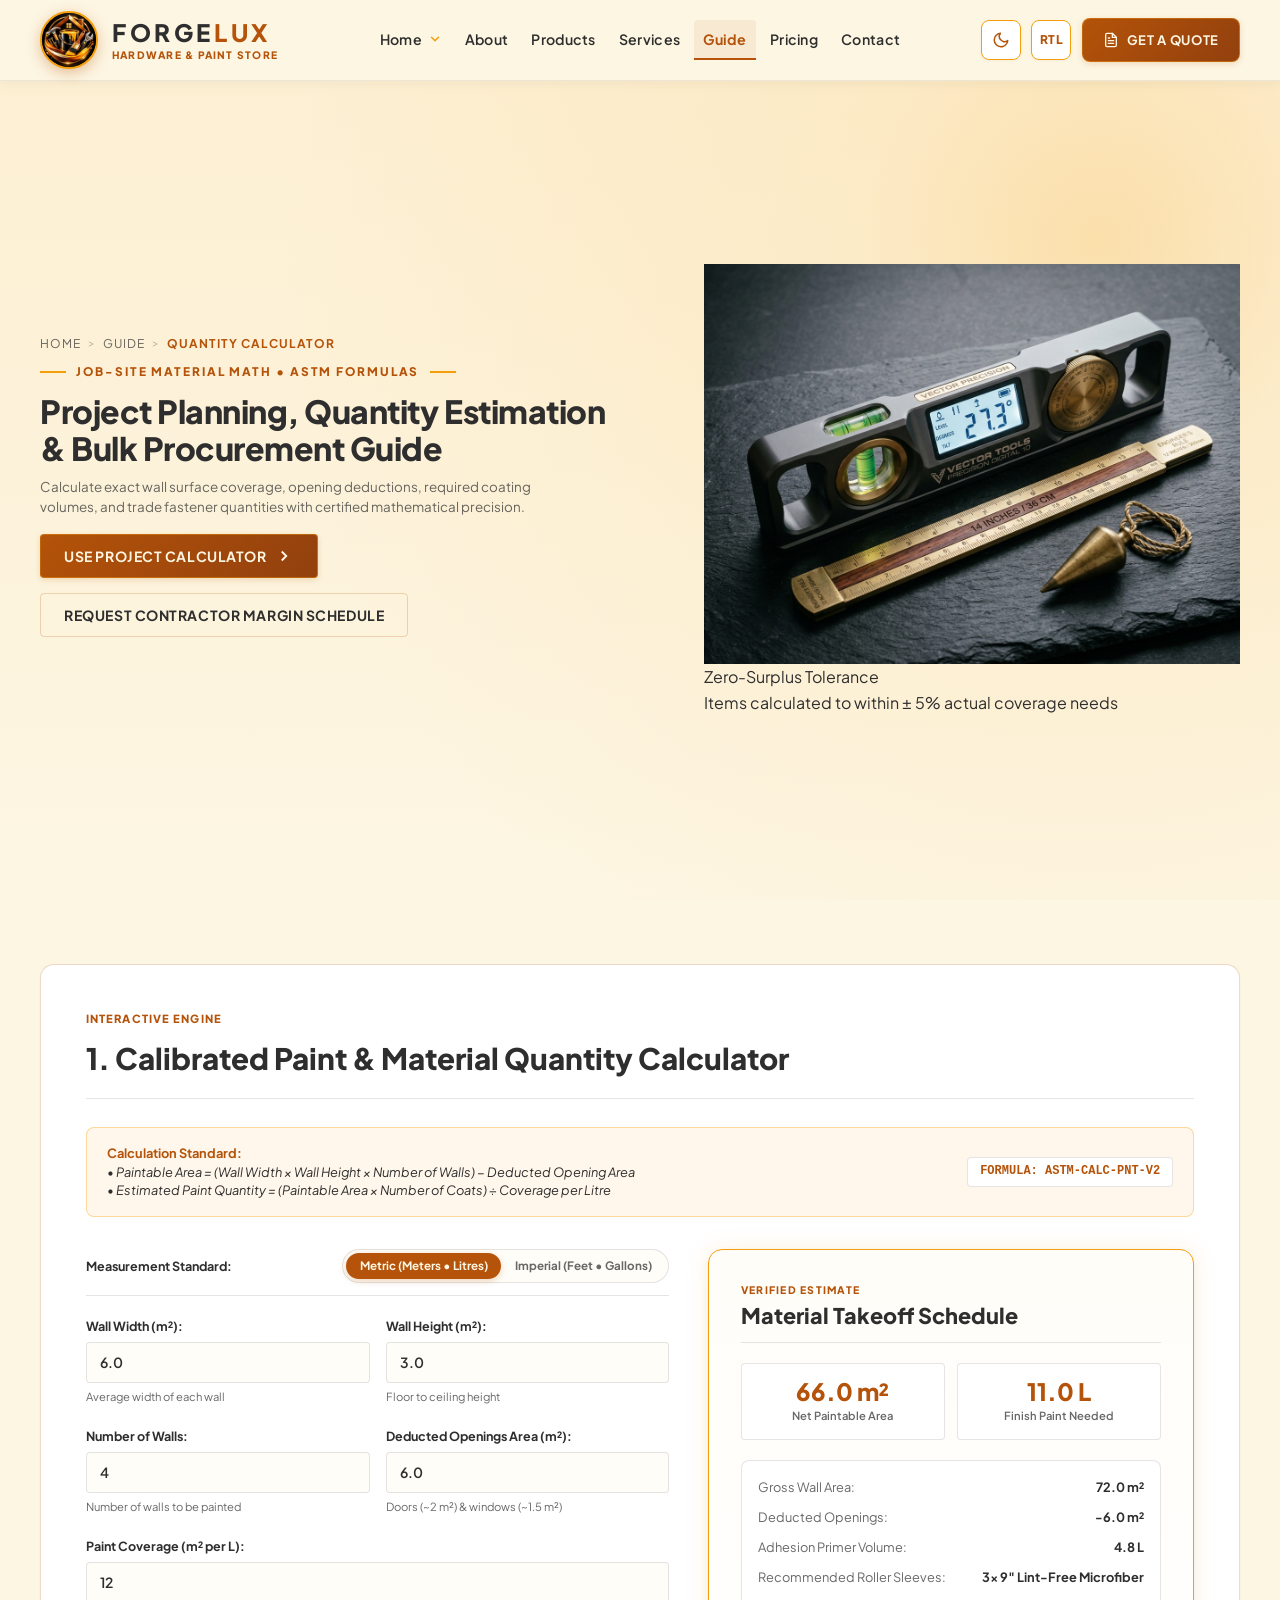
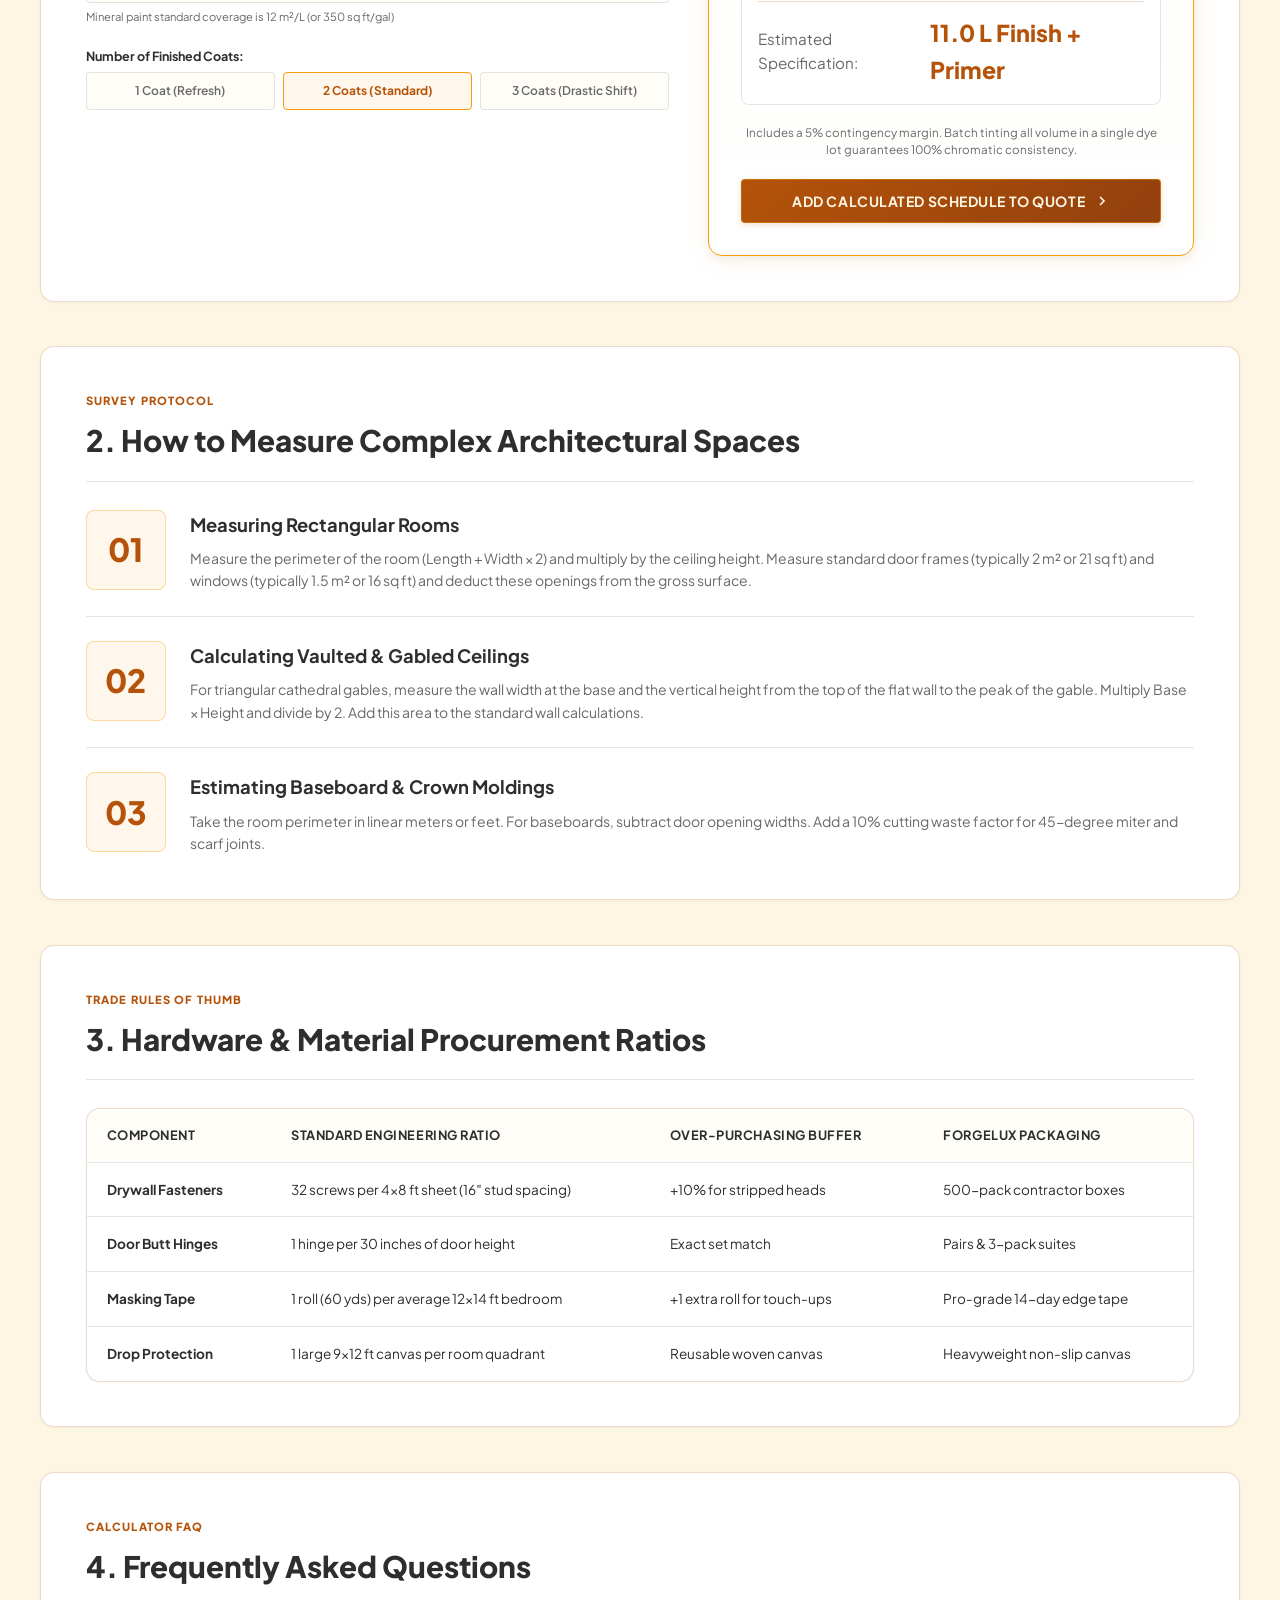
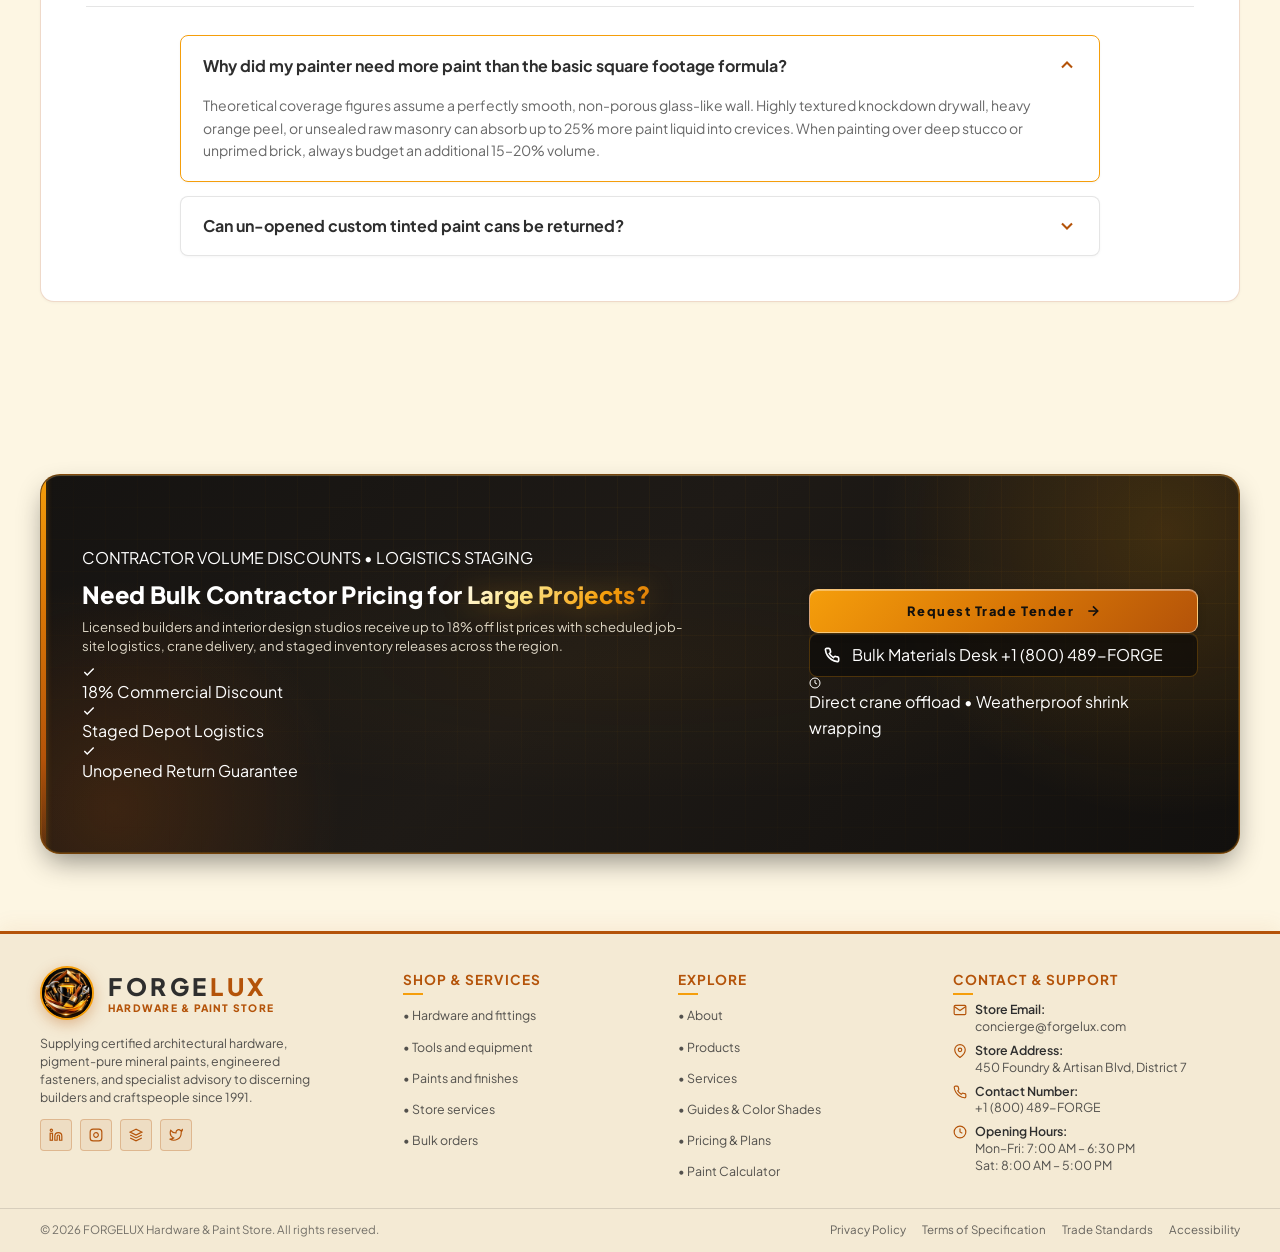
<file: guide-calculator.html>
<!DOCTYPE html>
<html lang="en" dir="ltr" data-theme="light">
<head>
  <meta charset="UTF-8">
  <meta name="viewport" content="width=device-width, initial-scale=1.0">
  <title>Project Quantity Calculator &amp; Planning — FORGELUX Guide</title>
  <meta name="description" content="Certified paint quantity calculator, wall surface measurement formulas, hardware checklists, and bulk procurement scheduling by FORGELUX.">
  <link rel="icon" type="image/png" sizes="32x32" href="assets/images/favicon-32x32.png">
  <link rel="icon" type="image/png" sizes="16x16" href="assets/images/favicon-16x16.png">
  <link rel="shortcut icon" href="assets/images/favicon.ico">
  <link rel="apple-touch-icon" sizes="180x180" href="assets/images/apple-touch-icon.png">
  <link rel="stylesheet" href="index.css">
  <link rel="stylesheet" href="guide.css">
</head>
<body class="guide-detail-page">

  <!-- ==========================================================================
       Site Header (Preserved Exactly from Home 1 with Guide Active)
       ========================================================================== -->
  <header class="site-header" id="siteHeader">
    <div class="container header-inner">
      <!-- Left: Logo & Brand Name with Proper Alignment -->
      <a href="index.html" class="brand-link" aria-label="FORGELUX Home">
        <div class="logo-icon-wrap">
          <img src="assets/images/brand_logo.jpg" alt="FORGELUX Hardware &amp; Paint Store Logo" class="brand-logo-img">
        </div>
        <div class="brand-meta">
          <div class="brand-title">FORGE<span>LUX</span></div>
          <div class="brand-tagline">HARDWARE &amp; PAINT STORE</div>
        </div>
      </a>

      <!-- Middle: Navigation Order (Identical to Home 1, Guide Active) -->
      <nav class="main-nav" aria-label="Main Navigation">
        <ul class="nav-list">
          <!-- 1. Home (Dropdown) -->
          <li class="nav-item">
            <button type="button" class="nav-link dropdown-toggle" id="homeDropdownToggle" aria-haspopup="true" aria-expanded="false" aria-controls="homeDropdownMenu">
              Home
              <svg class="dropdown-icon" viewBox="0 0 24 24" fill="none" stroke="currentColor" stroke-width="2.5" stroke-linecap="round" stroke-linejoin="round">
                <polyline points="6 9 12 15 18 9"></polyline>
              </svg>
            </button>
            <div class="dropdown-menu" id="homeDropdownMenu" role="menu" aria-labelledby="homeDropdownToggle">
              <a href="index.html" class="dropdown-item" role="menuitem">
                <div>
                  <strong>Home 1</strong>
                  <span class="dropdown-item-desc">Flagship Showroom &amp; Retail</span>
                </div>
                <span class="dropdown-tag">Retail</span>
              </a>
              <a href="Home 2.html" class="dropdown-item" role="menuitem">
                <div>
                  <strong>Home 2</strong>
                  <span class="dropdown-item-desc">Pro Atelier &amp; Contractor Depot</span>
                </div>
                <span class="dropdown-tag">Depot</span>
              </a>
            </div>
          </li>
          <!-- 2. About -->
          <li class="nav-item">
            <a href="About.html" class="nav-link">About</a>
          </li>
          <!-- 4. Products -->
          <li class="nav-item">
            <a href="products.html" class="nav-link">Products</a>
          </li>
          <!-- 5. Services -->
          <li class="nav-item">
            <a href="Services.html" class="nav-link">Services</a>
          </li>
          <!-- 6. Guide (Active) -->
          <li class="nav-item">
            <a href="guide.html" class="nav-link active" aria-current="page">Guide</a>
          </li>
          <!-- 6. Pricing -->
          <li class="nav-item">
            <a href="pricing.html" class="nav-link">Pricing</a>
          </li>
          <!-- 7. Contact -->
          <li class="nav-item">
            <a href="contact.html" class="nav-link">Contact</a>
          </li>
        </ul>
      </nav>

      <!-- Right: Controls & Primary CTA -->
      <div class="header-controls">
        <button type="button" class="control-btn" id="themeToggle" aria-label="Switch between light and dark mode" title="Toggle Light / Dark Mode">
          <svg viewBox="0 0 24 24" fill="none" stroke="currentColor" stroke-width="2" stroke-linecap="round" stroke-linejoin="round">
            <path d="M21 12.79A9 9 0 1 1 11.21 3 7 7 0 0 0 21 12.79z"></path>
          </svg>
        </button>

        <button type="button" class="control-btn" id="rtlToggle" aria-label="Switch between LTR and RTL layout" title="Toggle LTR / RTL Direction">
          <span class="rtl-indicator">RTL</span>
        </button>

        <button type="button" class="btn-cta open-quote-modal" id="headerCtaBtn">
          <svg width="16" height="16" viewBox="0 0 24 24" fill="none" stroke="currentColor" stroke-width="2" stroke-linecap="round" stroke-linejoin="round">
            <path d="M14 2H6a2 2 0 0 0-2 2v16a2 2 0 0 0 2 2h12a2 2 0 0 0 2-2V8z"></path>
            <polyline points="14 2 14 8 20 8"></polyline>
            <line x1="16" y1="13" x2="8" y2="13"></line>
            <line x1="16" y1="17" x2="8" y2="17"></line>
            <polyline points="10 9 9 9 8 9"></polyline>
          </svg>
          <span>Get a Quote</span>
        </button>

        <button type="button" class="mobile-nav-toggle" id="mobileNavToggle" aria-label="Toggle Navigation Menu" aria-expanded="false" aria-controls="mobileDrawer">
          <span></span>
          <span></span>
          <span></span>
        </button>
      </div>
    </div>
  </header>

  <!-- Mobile Drawer -->
  <div class="mobile-backdrop" id="mobileBackdrop"></div>
  <aside class="mobile-drawer" id="mobileDrawer" role="dialog" aria-modal="true" aria-label="Mobile Navigation">
    <div class="mobile-drawer-header">
      <a href="index.html" class="brand-link" aria-label="FORGELUX Home">
        <div class="logo-icon-wrap">
          <img src="assets/images/brand_logo.jpg" alt="FORGELUX Hardware &amp; Paint Store Logo" class="brand-logo-img">
        </div>
        <div class="brand-meta">
          <div class="brand-title">FORGE<span>LUX</span></div>
          <div class="brand-tagline">HARDWARE &amp; PAINT STORE</div>
        </div>
      </a>
      <button type="button" class="mobile-drawer-close" id="mobileDrawerClose" aria-label="Close menu">
        <svg width="20" height="20" viewBox="0 0 24 24" fill="none" stroke="currentColor" stroke-width="2" stroke-linecap="round" stroke-linejoin="round">
          <line x1="18" y1="6" x2="6" y2="18"></line>
          <line x1="6" y1="6" x2="18" y2="18"></line>
        </svg>
      </button>
    </div>

    <nav class="mobile-drawer-nav">
      <div>
        <div class="mobile-nav-link">Home Versions</div>
        <div class="mobile-submenu">
          <a href="index.html" class="mobile-sub-link">
            Home 1 (Flagship Showroom) <span>Retail</span>
          </a>
          <a href="Home 2.html" class="mobile-sub-link">
            Home 2 (Pro Atelier &amp; Depot) <span>Depot</span>
          </a>
        </div>
      </div>
      <a href="About.html" class="mobile-nav-link">About</a>
      <a href="products.html" class="mobile-nav-link">Products</a>
      <a href="Services.html" class="mobile-nav-link">Services</a>
      <a href="guide.html" class="mobile-nav-link active">Guide</a>
      <a href="pricing.html" class="mobile-nav-link">Pricing</a>
      <a href="contact.html" class="mobile-nav-link">Contact Us</a>
    </nav>

    <div class="mobile-drawer-footer">
      <button type="button" class="btn-cta open-quote-modal" style="width: 100%;">
        Get a Quote
      </button>
    </div>
  </aside>

  <!-- Hero -->
  <main id="main-content">
    <section class="guide-hero">
      <div class="container guide-hero-grid">
        <div class="guide-hero-content">
          <nav class="guide-breadcrumbs" aria-label="Breadcrumb">
            <a href="index.html">Home</a>
            <span class="breadcrumb-sep">&gt;</span>
            <a href="guide.html">Guide</a>
            <span class="breadcrumb-sep">&gt;</span>
            <span class="breadcrumb-current">Quantity Calculator</span>
          </nav>

          <span class="hero-subtitle">Job-Site Material Math &bull; ASTM Formulas</span>

          <h1 class="guide-hero-title">
            Project Planning, Quantity Estimation <br>
            <span class="highlight">&amp; Bulk Procurement Guide</span>
          </h1>

          <p class="guide-hero-desc">
            Calculate exact wall surface coverage, opening deductions, required coating volumes, and trade fastener quantities with certified mathematical precision.
          </p>

          <div class="guide-hero-actions">
            <a href="#calc-app" class="btn-cta">
              <span>Use Project Calculator</span>
              <svg width="18" height="18" viewBox="0 0 24 24" fill="none" stroke="currentColor" stroke-width="2.5"><polyline points="9 18 15 12 9 6"></polyline></svg>
            </a>
            <button type="button" class="btn-outline open-quote-modal">Request Contractor Margin Schedule</button>
          </div>
        </div>

        <div class="guide-hero-visual">
          <div class="guide-hero-frame">
            <img src="assets/images/product_measuring.jpg" alt="Digital magnetic torpedo level and brass architectural rule" class="guide-hero-img" width="800" height="600">
            <div class="hero-floating-glass-pill">
              <div>
                <div class="glass-pill-title">Zero-Surplus Tolerance</div>
                <div class="glass-pill-sub">Items calculated to within &plusmn; 5% actual coverage needs</div>
              </div>
            </div>
          </div>
        </div>
      </div>
    </section>

    <!-- Detail Content -->
    <section class="detail-content-section" id="calc-app">
      <div class="container">

        <!-- 1. The Interactive Quantity Calculator Card -->
        <article class="detail-section-card">
          <div class="detail-card-header">
            <span class="detail-card-badge">INTERACTIVE ENGINE</span>
            <h2 class="detail-card-title">1. Calibrated Paint &amp; Material Quantity Calculator</h2>
          </div>

          <!-- Formula Verification Banner -->
          <div class="calc-formula-banner">
            <div class="calc-formula-text">
              <strong>Calculation Standard:</strong><br>
              &bull; <em>Paintable Area = (Wall Width &times; Wall Height &times; Number of Walls) &minus; Deducted Opening Area</em><br>
              &bull; <em>Estimated Paint Quantity = (Paintable Area &times; Number of Coats) &divide; Coverage per Litre</em>
            </div>
            <span class="calc-formula-code">FORMULA: ASTM-CALC-PNT-V2</span>
          </div>

          <div class="calc-interactive-grid">
            <!-- Controls -->
            <div class="calc-fields-col">
              <div class="calc-unit-bar">
                <span class="calc-label">Measurement Standard:</span>
                <div class="unit-toggle-wrap" role="group" aria-label="Units">
                  <button type="button" class="unit-toggle-btn active" data-unit="metric">Metric (Meters &bull; Litres)</button>
                  <button type="button" class="unit-toggle-btn" data-unit="imperial">Imperial (Feet &bull; Gallons)</button>
                </div>
              </div>

              <div class="calc-input-2col">
                <div class="calc-input-group">
                  <label for="calcWallWidth" class="calc-label">Wall Width (<span class="calc-unit-label">m</span>):</label>
                  <input type="number" id="calcWallWidth" class="calc-input" value="6.0" min="1" step="0.5">
                  <span class="calc-help">Average width of each wall</span>
                </div>
                <div class="calc-input-group">
                  <label for="calcWallHeight" class="calc-label">Wall Height (<span class="calc-unit-label">m</span>):</label>
                  <input type="number" id="calcWallHeight" class="calc-input" value="3.0" min="1" step="0.1">
                  <span class="calc-help">Floor to ceiling height</span>
                </div>
              </div>

              <div class="calc-input-2col">
                <div class="calc-input-group">
                  <label for="calcWallCount" class="calc-label">Number of Walls:</label>
                  <input type="number" id="calcWallCount" class="calc-input" value="4" min="1" max="20">
                  <span class="calc-help">Number of walls to be painted</span>
                </div>
                <div class="calc-input-group">
                  <label for="calcDeductions" class="calc-label">Deducted Openings Area (<span class="calc-unit-label">m²</span>):</label>
                  <input type="number" id="calcDeductions" class="calc-input" value="6.0" min="0" step="0.5">
                  <span class="calc-help">Doors (~2 m²) &amp; windows (~1.5 m²)</span>
                </div>
              </div>

              <div class="calc-input-group">
                <label for="calcCoverage" class="calc-label">Paint Coverage (<span class="calc-unit-label">m²</span> per <span class="calc-vol-unit">L</span>):</label>
                <input type="number" id="calcCoverage" class="calc-input" value="12" min="6" max="20" step="0.5">
                <span class="calc-help">Mineral paint standard coverage is 12 m²/L (or 350 sq ft/gal)</span>
              </div>

              <div class="calc-input-group">
                <label class="calc-label">Number of Finished Coats:</label>
                <div class="calc-coats-pills" role="radiogroup">
                  <button type="button" class="coat-pill" data-coats="1">1 Coat (Refresh)</button>
                  <button type="button" class="coat-pill active" data-coats="2">2 Coats (Standard)</button>
                  <button type="button" class="coat-pill" data-coats="3">3 Coats (Drastic Shift)</button>
                </div>
              </div>
            </div>

            <!-- Results -->
            <div class="calc-summary-card">
              <div class="calc-summary-header">
                <span class="calc-summary-tag">VERIFIED ESTIMATE</span>
                <h3 class="calc-summary-title">Material Takeoff Schedule</h3>
              </div>

              <div class="calc-metrics-row">
                <div class="calc-metric-box">
                  <span class="calc-metric-num" id="calcNetPaintableArea">66.0 m²</span>
                  <span class="calc-metric-lbl">Net Paintable Area</span>
                </div>
                <div class="calc-metric-box">
                  <span class="calc-metric-num" id="calcEstimatedPaintQty">11.0 L</span>
                  <span class="calc-metric-lbl">Finish Paint Needed</span>
                </div>
              </div>

              <div class="calc-breakdown-box">
                <div class="breakdown-row"><span>Gross Wall Area:</span><strong id="calcGrossArea">72.0 m²</strong></div>
                <div class="breakdown-row"><span>Deducted Openings:</span><strong id="calcDeductedArea">-6.0 m²</strong></div>
                <div class="breakdown-row"><span>Adhesion Primer Volume:</span><strong id="calcPrimerQty">4.8 L</strong></div>
                <div class="breakdown-row"><span>Recommended Roller Sleeves:</span><strong>3x 9&Prime; Lint-Free Microfiber</strong></div>
                <div class="breakdown-row total-breakdown"><span>Estimated Specification:</span><strong id="calcTotalSummaryDisplay">11.0 L Finish + Primer</strong></div>
              </div>

              <div class="calc-note-box">
                Includes a 5% contingency margin. Batch tinting all volume in a single dye lot guarantees 100% chromatic consistency.
              </div>

              <button type="button" class="btn-cta" id="calcAddToQuote" style="width: 100%;">
                <span>Add Calculated Schedule to Quote</span>
                <svg width="16" height="16" viewBox="0 0 24 24" fill="none" stroke="currentColor" stroke-width="2.5"><polyline points="9 18 15 12 9 6"></polyline></svg>
              </button>
            </div>
          </div>
        </article>

        <!-- 2. Step-by-Step Measurement Guide -->
        <article class="detail-section-card">
          <div class="detail-card-header">
            <span class="detail-card-badge">SURVEY PROTOCOL</span>
            <h2 class="detail-card-title">2. How to Measure Complex Architectural Spaces</h2>
          </div>

          <div class="detail-step-flow">
            <div class="step-flow-item">
              <div class="step-flow-num">01</div>
              <div class="step-flow-body">
                <h3 class="step-flow-title">Measuring Rectangular Rooms</h3>
                <p class="step-flow-desc">
                  Measure the perimeter of the room (Length + Width &times; 2) and multiply by the ceiling height. Measure standard door frames (typically 2 m² or 21 sq ft) and windows (typically 1.5 m² or 16 sq ft) and deduct these openings from the gross surface.
                </p>
              </div>
            </div>

            <div class="step-flow-item">
              <div class="step-flow-num">02</div>
              <div class="step-flow-body">
                <h3 class="step-flow-title">Calculating Vaulted &amp; Gabled Ceilings</h3>
                <p class="step-flow-desc">
                  For triangular cathedral gables, measure the wall width at the base and the vertical height from the top of the flat wall to the peak of the gable. Multiply Base &times; Height and divide by 2. Add this area to the standard wall calculations.
                </p>
              </div>
            </div>

            <div class="step-flow-item">
              <div class="step-flow-num">03</div>
              <div class="step-flow-body">
                <h3 class="step-flow-title">Estimating Baseboard &amp; Crown Moldings</h3>
                <p class="step-flow-desc">
                  Take the room perimeter in linear meters or feet. For baseboards, subtract door opening widths. Add a 10% cutting waste factor for 45-degree miter and scarf joints.
                </p>
              </div>
            </div>
          </div>
        </article>

        <!-- 3. Hardware & Fastener Rules of Thumb -->
        <article class="detail-section-card">
          <div class="detail-card-header">
            <span class="detail-card-badge">TRADE RULES OF THUMB</span>
            <h2 class="detail-card-title">3. Hardware &amp; Material Procurement Ratios</h2>
          </div>

          <div class="guide-table-wrap">
            <table class="guide-table">
              <thead>
                <tr>
                  <th>Component</th>
                  <th>Standard Engineering Ratio</th>
                  <th>Over-Purchasing Buffer</th>
                  <th>FORGELUX Packaging</th>
                </tr>
              </thead>
              <tbody>
                <tr>
                  <td><strong>Drywall Fasteners</strong></td>
                  <td>32 screws per 4&times;8 ft sheet (16&Prime; stud spacing)</td>
                  <td>+10% for stripped heads</td>
                  <td>500-pack contractor boxes</td>
                </tr>
                <tr>
                  <td><strong>Door Butt Hinges</strong></td>
                  <td>1 hinge per 30 inches of door height</td>
                  <td>Exact set match</td>
                  <td>Pairs &amp; 3-pack suites</td>
                </tr>
                <tr>
                  <td><strong>Masking Tape</strong></td>
                  <td>1 roll (60 yds) per average 12&times;14 ft bedroom</td>
                  <td>+1 extra roll for touch-ups</td>
                  <td>Pro-grade 14-day edge tape</td>
                </tr>
                <tr>
                  <td><strong>Drop Protection</strong></td>
                  <td>1 large 9&times;12 ft canvas per room quadrant</td>
                  <td>Reusable woven canvas</td>
                  <td>Heavyweight non-slip canvas</td>
                </tr>
              </tbody>
            </table>
          </div>
        </article>

        <!-- 4. FAQ -->
        <article class="detail-section-card">
          <div class="detail-card-header">
            <span class="detail-card-badge">CALCULATOR FAQ</span>
            <h2 class="detail-card-title">4. Frequently Asked Questions</h2>
          </div>

          <div class="faq-accordion-list">
            <div class="faq-card is-open">
              <button type="button" class="faq-question-btn" aria-expanded="true">
                <span>Why did my painter need more paint than the basic square footage formula?</span>
                <svg class="faq-icon" viewBox="0 0 24 24" fill="none" stroke="currentColor" stroke-width="2.5"><polyline points="6 9 12 15 18 9"></polyline></svg>
              </button>
              <div class="faq-answer">
                Theoretical coverage figures assume a perfectly smooth, non-porous glass-like wall. Highly textured knockdown drywall, heavy orange peel, or unsealed raw masonry can absorb up to 25% more paint liquid into crevices. When painting over deep stucco or unprimed brick, always budget an additional 15–20% volume.
              </div>
            </div>

            <div class="faq-card">
              <button type="button" class="faq-question-btn" aria-expanded="false">
                <span>Can un-opened custom tinted paint cans be returned?</span>
                <svg class="faq-icon" viewBox="0 0 24 24" fill="none" stroke="currentColor" stroke-width="2.5"><polyline points="6 9 12 15 18 9"></polyline></svg>
              </button>
              <div class="faq-answer">
                Because custom color formulas are prepared specifically to your order, tinted cans are non-refundable. However, our unopened factory-sealed white primers, masking supplies, and uninstalled architectural hardware carry a full 30-day money-back guarantee.
              </div>
            </div>
          </div>
        </article>
      </div>
    </section>

    <!-- ==========================================================================
         SECTION: Premium Contractor Volume Discounts CTA Card (Exact 380px Height)
         ========================================================================== -->
    <section class="premium-cta-section" id="bulk-cta" aria-label="Request Bulk Contractor Pricing">
      <div class="container">
        <div class="premium-cta-card">
          <div class="premium-cta-grid">
            <div class="premium-cta-content">
              <div class="premium-cta-badge">
                <span class="badge-dot"></span>
                <span>CONTRACTOR VOLUME DISCOUNTS &bull; LOGISTICS STAGING</span>
              </div>
              <h2 class="premium-cta-title">
                Need Bulk Contractor Pricing for <span class="highlight-gold">Large Projects?</span>
              </h2>
              <p class="premium-cta-desc">
                Licensed builders and interior design studios receive up to 18% off list prices with scheduled job-site logistics, crane delivery, and staged inventory releases across the region.
              </p>
              <div class="premium-cta-specs">
                <div class="premium-cta-spec-item">
                  <svg width="14" height="14" viewBox="0 0 24 24" fill="none" stroke="currentColor" stroke-width="2.5"><polyline points="20 6 9 17 4 12"></polyline></svg>
                  <span>18% Commercial Discount</span>
                </div>
                <div class="premium-cta-spec-item">
                  <svg width="14" height="14" viewBox="0 0 24 24" fill="none" stroke="currentColor" stroke-width="2.5"><polyline points="20 6 9 17 4 12"></polyline></svg>
                  <span>Staged Depot Logistics</span>
                </div>
                <div class="premium-cta-spec-item">
                  <svg width="14" height="14" viewBox="0 0 24 24" fill="none" stroke="currentColor" stroke-width="2.5"><polyline points="20 6 9 17 4 12"></polyline></svg>
                  <span>Unopened Return Guarantee</span>
                </div>
              </div>
            </div>

            <div class="premium-cta-actions-box">
              <button type="button" class="premium-cta-btn-primary open-quote-modal">
                <span>Request Trade Tender</span>
                <svg width="16" height="16" viewBox="0 0 24 24" fill="none" stroke="currentColor" stroke-width="2.5"><line x1="5" y1="12" x2="19" y2="12"></line><polyline points="12 5 19 12 12 19"></polyline></svg>
              </button>
              <a href="tel:+18004893674" class="premium-cta-hotline-item">
                <div class="premium-cta-hotline-icon">
                  <svg width="16" height="16" viewBox="0 0 24 24" fill="none" stroke="currentColor" stroke-width="2.5"><path d="M22 16.92v3a2 2 0 0 1-2.18 2 19.79 19.79 0 0 1-8.63-3.07 19.5 19.5 0 0 1-6-6 19.79 19.79 0 0 1-3.07-8.67A2 2 0 0 1 4.11 2h3a2 2 0 0 1 2 1.72 12.84 12.84 0 0 0 .7 2.81 2 2 0 0 1-.45 2.11L8.09 9.91a16 16 0 0 0 6 6l1.27-1.27a2 2 0 0 1 2.11-.45 12.84 12.84 0 0 0 2.81.7A2 2 0 0 1 22 16.92z"></path></svg>
                </div>
                <div class="premium-cta-hotline-text">
                  <span class="premium-cta-hotline-label">Bulk Materials Desk</span>
                  <span class="premium-cta-hotline-num">+1 (800) 489-FORGE</span>
                </div>
              </a>
              <p class="premium-cta-micro-note">
                <svg width="12" height="12" viewBox="0 0 24 24" fill="none" stroke="currentColor" stroke-width="2"><circle cx="12" cy="12" r="10"></circle><polyline points="12 6 12 12 16 14"></polyline></svg>
                <span>Direct crane offload &bull; Weatherproof shrink wrapping</span>
              </p>
            </div>
          </div>
        </div>
      </div>
    </section>
  </main>

  <!-- ==========================================================================
       Footer (Palette 4: Charcoal + Warm Cream + Copper Gold)
       ========================================================================== -->
  <footer class="site-footer" id="contact">
    <div class="container footer-grid">
      <div class="footer-brand">
        <a href="index.html" class="brand-link" aria-label="FORGELUX Home">
          <div class="logo-icon-wrap">
            <img src="assets/images/brand_logo.jpg" alt="FORGELUX Hardware &amp; Paint Store Logo" class="brand-logo-img">
          </div>
          <div class="brand-meta">
            <div class="brand-title">FORGE<span>LUX</span></div>
            <div class="brand-tagline">HARDWARE &amp; PAINT STORE</div>
          </div>
        </a>
        <p class="footer-brand-statement">
          Supplying certified architectural hardware, pigment-pure mineral paints, engineered fasteners, and specialist advisory to discerning builders and craftspeople since 1991.
        </p>
        <div class="footer-socials" aria-label="Social Media Links">
          <a href="#" class="social-link" aria-label="LinkedIn" title="LinkedIn">
            <svg viewBox="0 0 24 24" fill="none" stroke="currentColor" stroke-width="2"><path d="M16 8a6 6 0 0 1 6 6v7h-4v-7a2 2 0 0 0-2-2 2 2 0 0 0-2 2v7h-4v-7a6 6 0 0 1 6-6z"></path><rect x="2" y="9" width="4" height="12"></rect><circle cx="4" cy="4" r="2"></circle></svg>
          </a>
          <a href="#" class="social-link" aria-label="Instagram" title="Instagram">
            <svg viewBox="0 0 24 24" fill="none" stroke="currentColor" stroke-width="2"><rect x="2" y="2" width="20" height="20" rx="5" ry="5"></rect><path d="M16 11.37A4 4 0 1 1 12.63 8 4 4 0 0 1 16 11.37z"></path><line x1="17.5" y1="6.5" x2="17.51" y2="6.5"></line></svg>
          </a>
          <a href="#" class="social-link" aria-label="Houzz" title="Houzz">
            <svg viewBox="0 0 24 24" fill="none" stroke="currentColor" stroke-width="2"><polygon points="12 2 2 7 12 12 22 7 12 2"></polygon><polyline points="2 17 12 22 22 17"></polyline><polyline points="2 12 12 17 22 12"></polyline></svg>
          </a>
          <a href="#" class="social-link" aria-label="X / Twitter" title="X / Twitter">
            <svg viewBox="0 0 24 24" fill="none" stroke="currentColor" stroke-width="2"><path d="M23 3a10.9 10.9 0 0 1-3.14 1.53 4.48 4.48 0 0 0-7.86 3v1A10.66 10.66 0 0 1 3 4s-4 9 5 13a11.64 11.64 0 0 1-7 2c9 5 20 0 20-11.5a4.5 4.5 0 0 0-.08-.83A7.72 7.72 0 0 0 23 3z"></path></svg>
          </a>
        </div>
      </div>

      <div>
        <h4 class="footer-col-title">Shop &amp; Services</h4>
        <ul class="footer-links-list">
          <li><a href="products.html#fittings" class="footer-link">&bull; Hardware and fittings</a></li>
          <li><a href="products.html#tools" class="footer-link">&bull; Tools and equipment</a></li>
          <li><a href="products.html#paints" class="footer-link">&bull; Paints and finishes</a></li>
          <li><a href="Services.html" class="footer-link">&bull; Store services</a></li>
          <li><a href="Services Details.html?service=bulk-contractor-supply" class="footer-link">&bull; Bulk orders</a></li>
        </ul>
      </div>

      <div>
        <h4 class="footer-col-title">Explore</h4>
        <ul class="footer-links-list">
          <li><a href="About.html" class="footer-link">&bull; About</a></li>
          <li><a href="products.html" class="footer-link">&bull; Products</a></li>
          <li><a href="Services.html" class="footer-link">&bull; Services</a></li>
          <li><a href="guide.html" class="footer-link">&bull; Guides &amp; Color Shades</a></li>
          <li><a href="pricing.html" class="footer-link">&bull; Pricing &amp; Plans</a></li>
          <li><a href="index.html#calculator" class="footer-link">&bull; Paint Calculator</a></li>
        </ul>
      </div>

      <div>
        <h4 class="footer-col-title">Contact &amp; Support</h4>
        <div class="footer-contact-list">
          <div class="footer-contact-item">
            <svg class="footer-contact-icon" viewBox="0 0 24 24" fill="none" stroke="currentColor" stroke-width="2"><path d="M4 4h16c1.1 0 2 .9 2 2v12c0 1.1-.9 2-2 2H4c-1.1 0-2-.9-2-2V6c0-1.1.9-2 2-2z"></path><polyline points="22,6 12,13 2,6"></polyline></svg>
            <div>
              <strong>Store Email:</strong><br>
              concierge@forgelux.com
            </div>
          </div>
          <div class="footer-contact-item">
            <svg class="footer-contact-icon" viewBox="0 0 24 24" fill="none" stroke="currentColor" stroke-width="2"><path d="M21 10c0 7-9 13-9 13s-9-6-9-13a9 9 0 0 1 18 0z"></path><circle cx="12" cy="10" r="3"></circle></svg>
            <div>
              <strong>Store Address:</strong><br>
              450 Foundry &amp; Artisan Blvd, District 7
            </div>
          </div>
          <div class="footer-contact-item">
            <svg class="footer-contact-icon" viewBox="0 0 24 24" fill="none" stroke="currentColor" stroke-width="2"><path d="M22 16.92v3a2 2 0 0 1-2.18 2 19.79 19.79 0 0 1-8.63-3.07 19.5 19.5 0 0 1-6-6 19.79 19.79 0 0 1-3.07-8.67A2 2 0 0 1 4.11 2h3a2 2 0 0 1 2 1.72 12.84 12.84 0 0 0 .7 2.81 2 2 0 0 1-.45 2.11L8.09 9.91a16 16 0 0 0 6 6l1.27-1.27a2 2 0 0 1 2.11-.45 12.84 12.84 0 0 0 2.81.7A2 2 0 0 1 22 16.92z"></path></svg>
            <div>
              <strong>Contact Number:</strong><br>
              +1 (800) 489-FORGE
            </div>
          </div>
          <div class="footer-contact-item">
            <svg class="footer-contact-icon" viewBox="0 0 24 24" fill="none" stroke="currentColor" stroke-width="2"><circle cx="12" cy="12" r="10"></circle><polyline points="12 6 12 12 16 14"></polyline></svg>
            <div>
              <strong>Opening Hours:</strong><br>
              Mon&ndash;Fri: 7:00 AM &ndash; 6:30 PM<br>
              Sat: 8:00 AM &ndash; 5:00 PM
            </div>
          </div>
        </div>
      </div>
    </div>

    <div class="footer-bottom">
      <div class="container footer-bottom-inner">
        <div>
          &copy; 2026 FORGELUX Hardware &amp; Paint Store. All rights reserved.
        </div>
        <div class="footer-bottom-links">
          <a href="#">Privacy Policy</a>
          <a href="#">Terms of Specification</a>
          <a href="#">Trade Standards</a>
          <a href="#">Accessibility</a>
        </div>
      </div>
    </div>
  </footer>

  <!-- Modal -->
  <div class="modal-backdrop" id="quoteModalBackdrop" role="dialog" aria-modal="true" aria-labelledby="quoteModalTitle">
    <div class="modal-dialog">
      <div class="modal-header">
        <div>
          <h2 class="modal-title" id="quoteModalTitle">Request Project Specification Quote</h2>
          <p style="font-size: 0.8rem; color: var(--text-muted); margin-top: 2px;">
            Immediate trade estimation backed by Palette 4 architectural standards
          </p>
        </div>
        <button type="button" class="modal-close" id="quoteModalClose" aria-label="Close dialog">
          <svg width="20" height="20" viewBox="0 0 24 24" fill="none" stroke="currentColor" stroke-width="2"><line x1="18" y1="6" x2="6" y2="18"></line><line x1="6" y1="6" x2="18" y2="18"></line></svg>
        </button>
      </div>

      <form id="quoteForm">
        <div class="form-group-grid">
          <div class="form-group">
            <label for="quoteCategory" class="form-label">Material Category</label>
            <select id="quoteCategory" class="form-select">
              <option value="hardware">Architectural Hardware &amp; Mortise Sets</option>
              <option value="paint" selected>Bespoke Mineral Paint &amp; Tinting</option>
              <option value="tools">Precision Artisan Tooling</option>
              <option value="bulk">Bulk Fasteners &amp; Structural Hardware</option>
            </select>
          </div>
          <div class="form-group">
            <label for="quoteQuantity" class="form-label">Quantity / Coverage (Sq Ft or Units)</label>
            <input type="number" id="quoteQuantity" class="form-input" value="150" min="10" step="10">
          </div>
        </div>

        <div class="form-group-grid">
          <div class="form-group">
            <label for="quoteGrade" class="form-label">Procurement Tier</label>
            <select id="quoteGrade" class="form-select">
              <option value="retail">Studio / Retail Standard</option>
              <option value="trade" selected>Licensed Trade Contractor (-15%)</option>
              <option value="architectural">Architectural Custom Specification (+35%)</option>
            </select>
          </div>
          <div class="form-group">
            <label for="quoteFinish" class="form-label">Preferred Finish</label>
            <select id="quoteFinish" class="form-select">
              <option value="copper-brown">Copper Brown Patina (#B45309)</option>
              <option value="copper-gold">Burnished Copper Gold (#F59E0B)</option>
              <option value="cream">Warm Cream Enamel (#FDF6E3)</option>
              <option value="charcoal">Smoked Charcoal Bronze (#2E2E2E)</option>
            </select>
          </div>
        </div>

        <div style="background: var(--bg-surface-accent); border: 1px solid var(--border-medium); border-radius: var(--radius-sm); padding: 1rem; margin-bottom: 1.25rem; display: flex; align-items: center; justify-content: space-between;">
          <div>
            <span style="font-size: 0.72rem; font-weight: 700; text-transform: uppercase; color: var(--c-primary); letter-spacing: 0.08em; display: block;">
              Estimated Trade Specification Total
            </span>
            <span style="font-size: 0.75rem; color: var(--text-muted);">
              Excludes freight discounts and specialized job-site crane delivery
            </span>
          </div>
          <div style="font-family: var(--font-heading); font-size: 1.6rem; font-weight: 800; color: var(--c-primary);" id="quoteEstimatedValue">
            $2,295
          </div>
        </div>

        <div class="form-group-grid">
          <div class="form-group">
            <label for="quoteClientName" class="form-label">Your Name *</label>
            <input type="text" id="quoteClientName" class="form-input" placeholder="e.g. Marcus Stone" required>
          </div>
          <div class="form-group">
            <label for="quoteClientEmail" class="form-label">Email Address *</label>
            <input type="email" id="quoteClientEmail" class="form-input" placeholder="e.g. mstone@forgearchitecture.com" required>
          </div>
        </div>

        <div class="form-group">
          <label for="quoteNotes" class="form-label">Job Site Location &amp; Requirements</label>
          <textarea id="quoteNotes" class="form-textarea" style="min-height: 80px;" placeholder="Include blueprint references, delivery date requirements, or custom door handings..."></textarea>
        </div>

        <button type="submit" class="btn-cta" style="width: 100%; margin-top: 1rem;">
          Confirm &amp; Transmit Quotation Request
        </button>
      </form>
    </div>
  </div>

  <script src="index.js"></script>
  <script src="guide.js"></script>
</body>
</html>
</file>
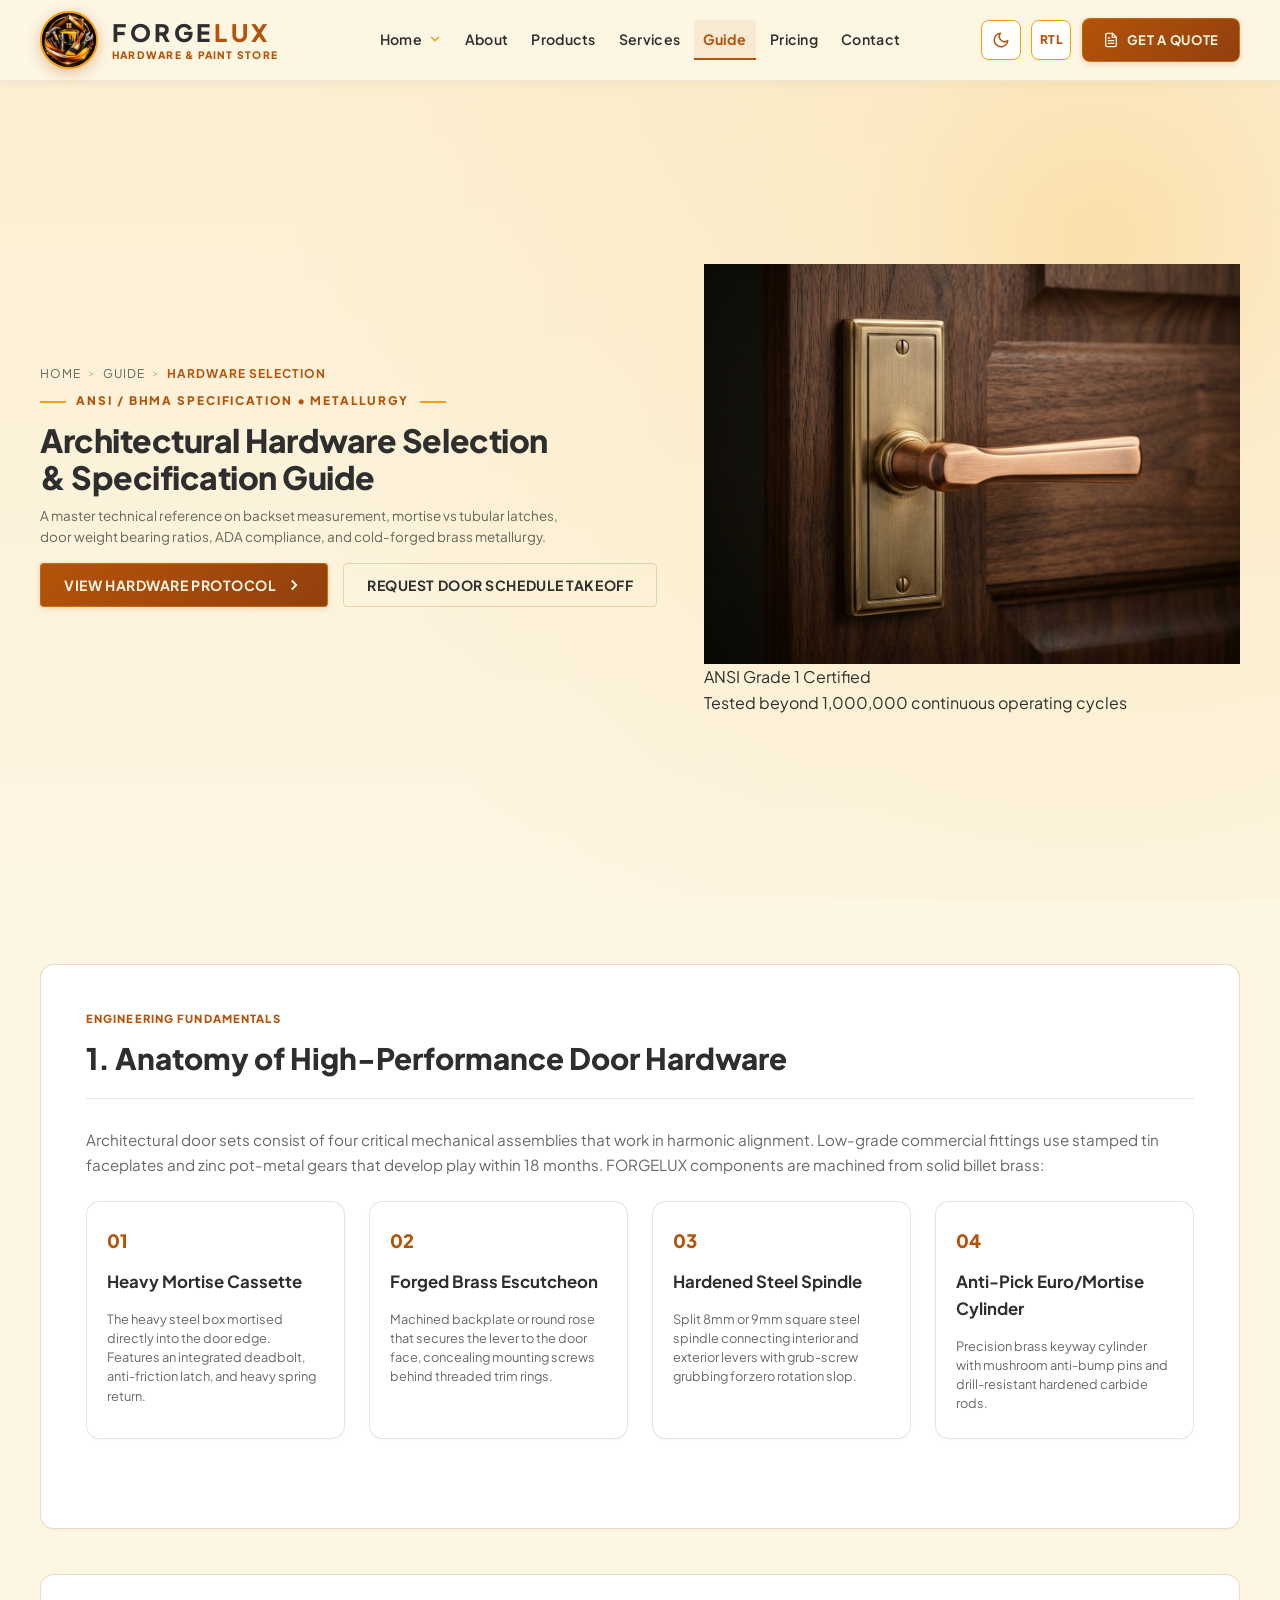
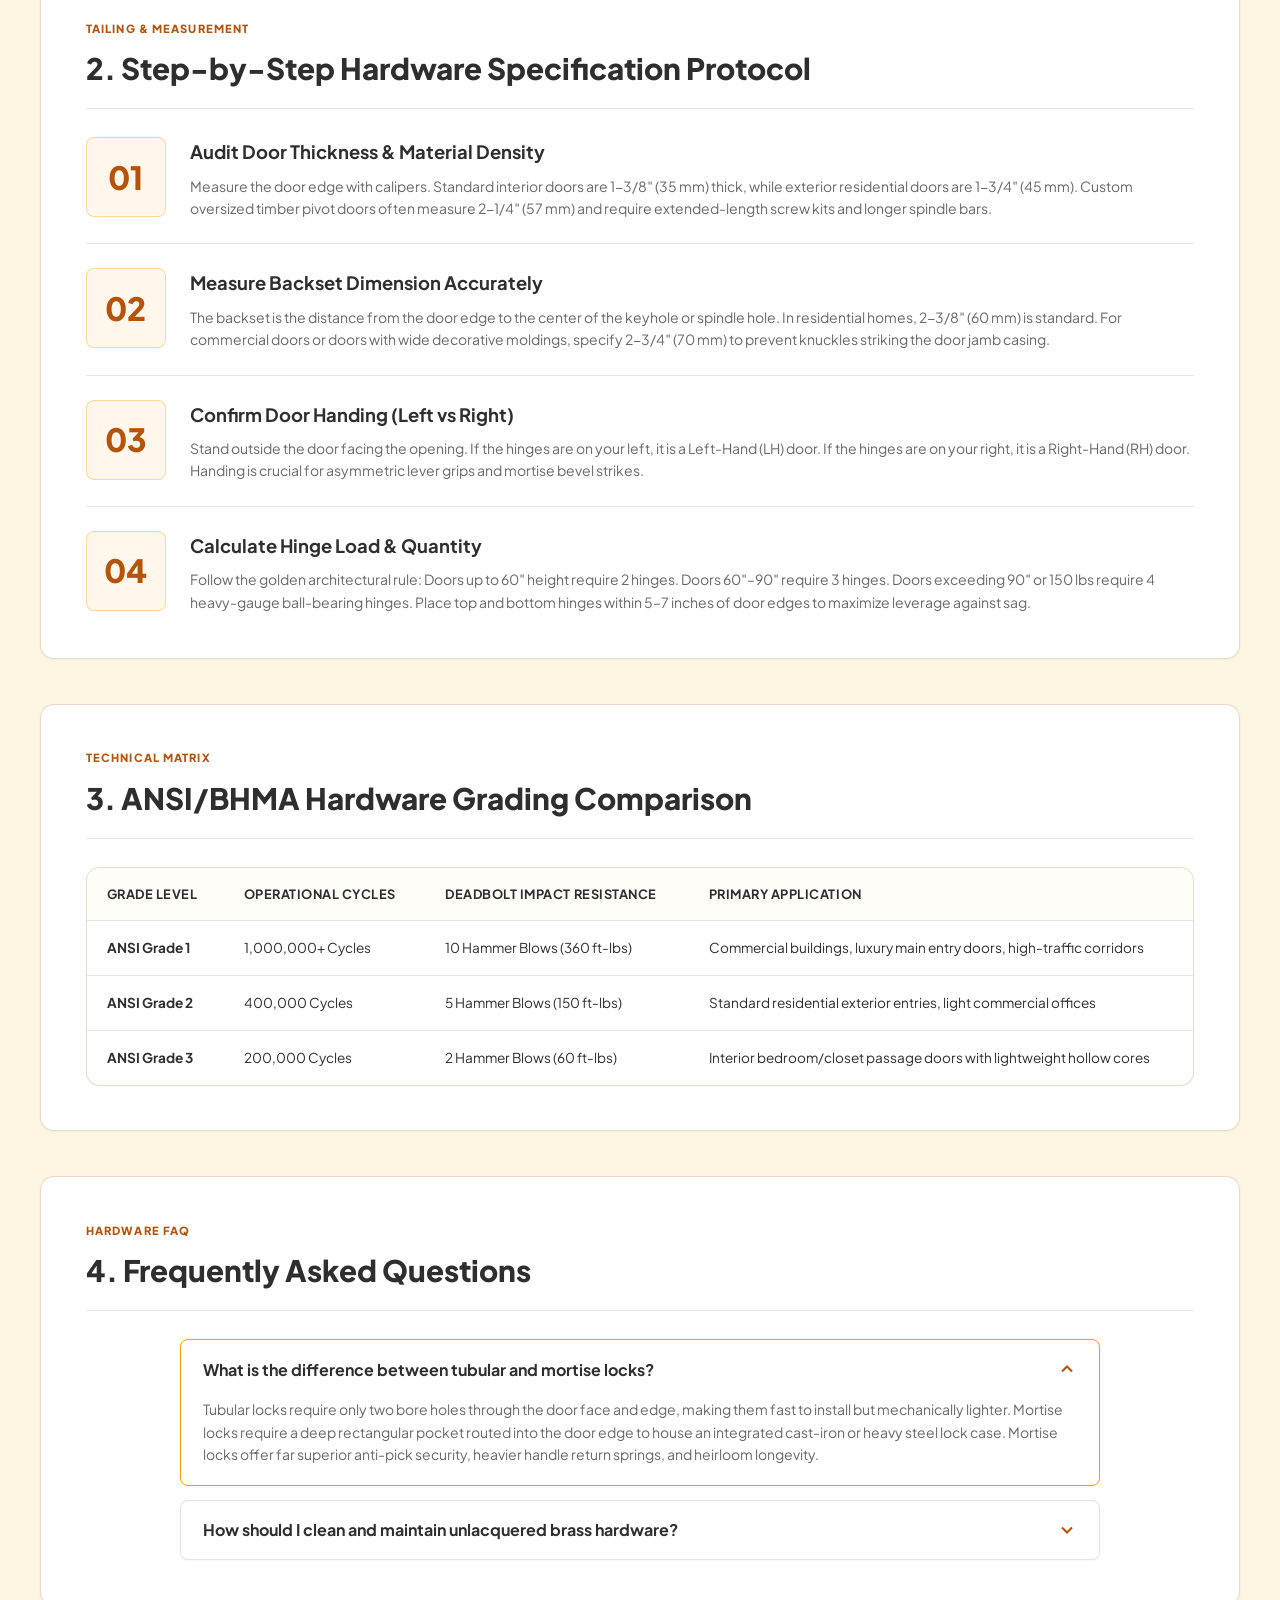
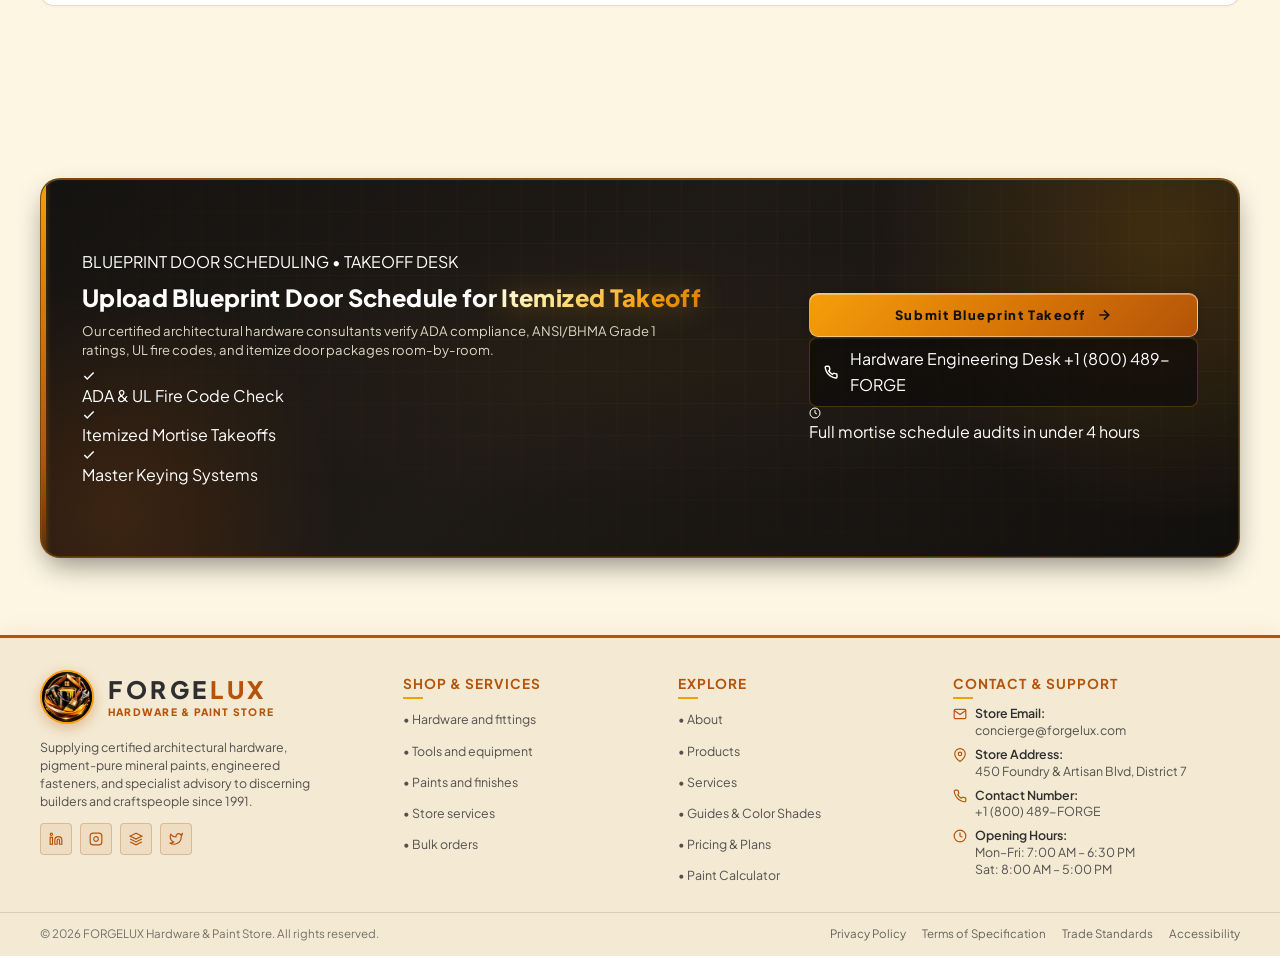
<file: guide-hardware.html>
<!DOCTYPE html>
<html lang="en" dir="ltr" data-theme="light">
<head>
  <meta charset="UTF-8">
  <meta name="viewport" content="width=device-width, initial-scale=1.0">
  <title>Hardware Selection &amp; Architectural Specification — FORGELUX Guide</title>
  <meta name="description" content="Technical guide to architectural hardware selection, ANSI/BHMA grading standards, door thickness, backset measurement, and cycle testing by FORGELUX.">
  <link rel="icon" type="image/png" sizes="32x32" href="assets/images/favicon-32x32.png">
  <link rel="icon" type="image/png" sizes="16x16" href="assets/images/favicon-16x16.png">
  <link rel="shortcut icon" href="assets/images/favicon.ico">
  <link rel="apple-touch-icon" sizes="180x180" href="assets/images/apple-touch-icon.png">
  <link rel="stylesheet" href="index.css">
  <link rel="stylesheet" href="guide.css">
</head>
<body class="guide-detail-page">

  <!-- ==========================================================================
       Site Header (Preserved Exactly from Home 1 with Guide Active)
       ========================================================================== -->
  <header class="site-header" id="siteHeader">
    <div class="container header-inner">
      <!-- Left: Logo & Brand Name with Proper Alignment -->
      <a href="index.html" class="brand-link" aria-label="FORGELUX Home">
        <div class="logo-icon-wrap">
          <img src="assets/images/brand_logo.jpg" alt="FORGELUX Hardware &amp; Paint Store Logo" class="brand-logo-img">
        </div>
        <div class="brand-meta">
          <div class="brand-title">FORGE<span>LUX</span></div>
          <div class="brand-tagline">HARDWARE &amp; PAINT STORE</div>
        </div>
      </a>

      <!-- Middle: Navigation Order (Identical to Home 1, Guide Active) -->
      <nav class="main-nav" aria-label="Main Navigation">
        <ul class="nav-list">
          <!-- 1. Home (Dropdown) -->
          <li class="nav-item">
            <button type="button" class="nav-link dropdown-toggle" id="homeDropdownToggle" aria-haspopup="true" aria-expanded="false" aria-controls="homeDropdownMenu">
              Home
              <svg class="dropdown-icon" viewBox="0 0 24 24" fill="none" stroke="currentColor" stroke-width="2.5" stroke-linecap="round" stroke-linejoin="round">
                <polyline points="6 9 12 15 18 9"></polyline>
              </svg>
            </button>
            <div class="dropdown-menu" id="homeDropdownMenu" role="menu" aria-labelledby="homeDropdownToggle">
              <a href="index.html" class="dropdown-item" role="menuitem">
                <div>
                  <strong>Home 1</strong>
                  <span class="dropdown-item-desc">Flagship Showroom &amp; Retail</span>
                </div>
                <span class="dropdown-tag">Retail</span>
              </a>
              <a href="Home 2.html" class="dropdown-item" role="menuitem">
                <div>
                  <strong>Home 2</strong>
                  <span class="dropdown-item-desc">Pro Atelier &amp; Contractor Depot</span>
                </div>
                <span class="dropdown-tag">Depot</span>
              </a>
            </div>
          </li>
          <!-- 2. About -->
          <li class="nav-item">
            <a href="About.html" class="nav-link">About</a>
          </li>
          <!-- 4. Products -->
          <li class="nav-item">
            <a href="products.html" class="nav-link">Products</a>
          </li>
          <!-- 5. Services -->
          <li class="nav-item">
            <a href="Services.html" class="nav-link">Services</a>
          </li>
          <!-- 6. Guide (Active) -->
          <li class="nav-item">
            <a href="guide.html" class="nav-link active" aria-current="page">Guide</a>
          </li>
          <!-- 6. Pricing -->
          <li class="nav-item">
            <a href="pricing.html" class="nav-link">Pricing</a>
          </li>
          <!-- 7. Contact -->
          <li class="nav-item">
            <a href="contact.html" class="nav-link">Contact</a>
          </li>
        </ul>
      </nav>

      <!-- Right: Controls & Primary CTA -->
      <div class="header-controls">
        <button type="button" class="control-btn" id="themeToggle" aria-label="Switch between light and dark mode" title="Toggle Light / Dark Mode">
          <svg viewBox="0 0 24 24" fill="none" stroke="currentColor" stroke-width="2" stroke-linecap="round" stroke-linejoin="round">
            <path d="M21 12.79A9 9 0 1 1 11.21 3 7 7 0 0 0 21 12.79z"></path>
          </svg>
        </button>

        <button type="button" class="control-btn" id="rtlToggle" aria-label="Switch between LTR and RTL layout" title="Toggle LTR / RTL Direction">
          <span class="rtl-indicator">RTL</span>
        </button>

        <button type="button" class="btn-cta open-quote-modal" id="headerCtaBtn">
          <svg width="16" height="16" viewBox="0 0 24 24" fill="none" stroke="currentColor" stroke-width="2" stroke-linecap="round" stroke-linejoin="round">
            <path d="M14 2H6a2 2 0 0 0-2 2v16a2 2 0 0 0 2 2h12a2 2 0 0 0 2-2V8z"></path>
            <polyline points="14 2 14 8 20 8"></polyline>
            <line x1="16" y1="13" x2="8" y2="13"></line>
            <line x1="16" y1="17" x2="8" y2="17"></line>
            <polyline points="10 9 9 9 8 9"></polyline>
          </svg>
          <span>Get a Quote</span>
        </button>

        <button type="button" class="mobile-nav-toggle" id="mobileNavToggle" aria-label="Toggle Navigation Menu" aria-expanded="false" aria-controls="mobileDrawer">
          <span></span>
          <span></span>
          <span></span>
        </button>
      </div>
    </div>
  </header>

  <!-- Mobile Drawer -->
  <div class="mobile-backdrop" id="mobileBackdrop"></div>
  <aside class="mobile-drawer" id="mobileDrawer" role="dialog" aria-modal="true" aria-label="Mobile Navigation">
    <div class="mobile-drawer-header">
      <a href="index.html" class="brand-link" aria-label="FORGELUX Home">
        <div class="logo-icon-wrap">
          <img src="assets/images/brand_logo.jpg" alt="FORGELUX Hardware &amp; Paint Store Logo" class="brand-logo-img">
        </div>
        <div class="brand-meta">
          <div class="brand-title">FORGE<span>LUX</span></div>
          <div class="brand-tagline">HARDWARE &amp; PAINT STORE</div>
        </div>
      </a>
      <button type="button" class="mobile-drawer-close" id="mobileDrawerClose" aria-label="Close menu">
        <svg width="20" height="20" viewBox="0 0 24 24" fill="none" stroke="currentColor" stroke-width="2" stroke-linecap="round" stroke-linejoin="round">
          <line x1="18" y1="6" x2="6" y2="18"></line>
          <line x1="6" y1="6" x2="18" y2="18"></line>
        </svg>
      </button>
    </div>

    <nav class="mobile-drawer-nav">
      <div>
        <div class="mobile-nav-link">Home Versions</div>
        <div class="mobile-submenu">
          <a href="index.html" class="mobile-sub-link">
            Home 1 (Flagship Showroom) <span>Retail</span>
          </a>
          <a href="Home 2.html" class="mobile-sub-link">
            Home 2 (Pro Atelier &amp; Depot) <span>Depot</span>
          </a>
        </div>
      </div>
      <a href="About.html" class="mobile-nav-link">About</a>
      <a href="products.html" class="mobile-nav-link">Products</a>
      <a href="Services.html" class="mobile-nav-link">Services</a>
      <a href="guide.html" class="mobile-nav-link active">Guide</a>
      <a href="pricing.html" class="mobile-nav-link">Pricing</a>
      <a href="contact.html" class="mobile-nav-link">Contact Us</a>
    </nav>

    <div class="mobile-drawer-footer">
      <button type="button" class="btn-cta open-quote-modal" style="width: 100%;">
        Get a Quote
      </button>
    </div>
  </aside>

  <!-- Hero -->
  <main id="main-content">
    <section class="guide-hero">
      <div class="container guide-hero-grid">
        <div class="guide-hero-content">
          <nav class="guide-breadcrumbs" aria-label="Breadcrumb">
            <a href="index.html">Home</a>
            <span class="breadcrumb-sep">&gt;</span>
            <a href="guide.html">Guide</a>
            <span class="breadcrumb-sep">&gt;</span>
            <span class="breadcrumb-current">Hardware Selection</span>
          </nav>

          <span class="hero-subtitle">ANSI / BHMA Specification &bull; Metallurgy</span>

          <h1 class="guide-hero-title">
            Architectural Hardware Selection <br>
            <span class="highlight">&amp; Specification Guide</span>
          </h1>

          <p class="guide-hero-desc">
            A master technical reference on backset measurement, mortise vs tubular latches, door weight bearing ratios, ADA compliance, and cold-forged brass metallurgy.
          </p>

          <div class="guide-hero-actions">
            <a href="#selection-protocol" class="btn-cta">
              <span>View Hardware Protocol</span>
              <svg width="18" height="18" viewBox="0 0 24 24" fill="none" stroke="currentColor" stroke-width="2.5"><polyline points="9 18 15 12 9 6"></polyline></svg>
            </a>
            <button type="button" class="btn-outline open-quote-modal">Request Door Schedule Takeoff</button>
          </div>
        </div>

        <div class="guide-hero-visual">
          <div class="guide-hero-frame">
            <img src="assets/images/product_hardware.jpg" alt="Solid brass mortise handle set with precision strike plate" class="guide-hero-img" width="800" height="600">
            <div class="hero-floating-glass-pill">
              <div>
                <div class="glass-pill-title">ANSI Grade 1 Certified</div>
                <div class="glass-pill-sub">Tested beyond 1,000,000 continuous operating cycles</div>
              </div>
            </div>
          </div>
        </div>
      </div>
    </section>

    <!-- Detail Content -->
    <section class="detail-content-section">
      <div class="container">

        <!-- 1. Anatomy of Architectural Hardware -->
        <article class="detail-section-card">
          <div class="detail-card-header">
            <span class="detail-card-badge">ENGINEERING FUNDAMENTALS</span>
            <h2 class="detail-card-title">1. Anatomy of High-Performance Door Hardware</h2>
          </div>
          <p style="font-size: 0.95rem; color: var(--text-muted); line-height: 1.65; margin-bottom: 1.5rem;">
            Architectural door sets consist of four critical mechanical assemblies that work in harmonic alignment. Low-grade commercial fittings use stamped tin faceplates and zinc pot-metal gears that develop play within 18 months. FORGELUX components are machined from solid billet brass:
          </p>

          <div class="hardware-guide-grid">
            <div class="sheen-level-card">
              <span class="sheen-badge">01</span>
              <h3 class="sheen-name">Heavy Mortise Cassette</h3>
              <p class="sheen-desc">The heavy steel box mortised directly into the door edge. Features an integrated deadbolt, anti-friction latch, and heavy spring return.</p>
            </div>
            <div class="sheen-level-card">
              <span class="sheen-badge">02</span>
              <h3 class="sheen-name">Forged Brass Escutcheon</h3>
              <p class="sheen-desc">Machined backplate or round rose that secures the lever to the door face, concealing mounting screws behind threaded trim rings.</p>
            </div>
            <div class="sheen-level-card">
              <span class="sheen-badge">03</span>
              <h3 class="sheen-name">Hardened Steel Spindle</h3>
              <p class="sheen-desc">Split 8mm or 9mm square steel spindle connecting interior and exterior levers with grub-screw grubbing for zero rotation slop.</p>
            </div>
            <div class="sheen-level-card">
              <span class="sheen-badge">04</span>
              <h3 class="sheen-name">Anti-Pick Euro/Mortise Cylinder</h3>
              <p class="sheen-desc">Precision brass keyway cylinder with mushroom anti-bump pins and drill-resistant hardened carbide rods.</p>
            </div>
          </div>
        </article>

        <!-- 2. Step-by-Step Specification Protocol -->
        <article class="detail-section-card" id="selection-protocol">
          <div class="detail-card-header">
            <span class="detail-card-badge">TAILING &amp; MEASUREMENT</span>
            <h2 class="detail-card-title">2. Step-by-Step Hardware Specification Protocol</h2>
          </div>

          <div class="detail-step-flow">
            <div class="step-flow-item">
              <div class="step-flow-num">01</div>
              <div class="step-flow-body">
                <h3 class="step-flow-title">Audit Door Thickness &amp; Material Density</h3>
                <p class="step-flow-desc">
                  Measure the door edge with calipers. Standard interior doors are 1-3/8&Prime; (35 mm) thick, while exterior residential doors are 1-3/4&Prime; (45 mm). Custom oversized timber pivot doors often measure 2-1/4&Prime; (57 mm) and require extended-length screw kits and longer spindle bars.
                </p>
              </div>
            </div>

            <div class="step-flow-item">
              <div class="step-flow-num">02</div>
              <div class="step-flow-body">
                <h3 class="step-flow-title">Measure Backset Dimension Accurately</h3>
                <p class="step-flow-desc">
                  The backset is the distance from the door edge to the center of the keyhole or spindle hole. In residential homes, 2-3/8&Prime; (60 mm) is standard. For commercial doors or doors with wide decorative moldings, specify 2-3/4&Prime; (70 mm) to prevent knuckles striking the door jamb casing.
                </p>
              </div>
            </div>

            <div class="step-flow-item">
              <div class="step-flow-num">03</div>
              <div class="step-flow-body">
                <h3 class="step-flow-title">Confirm Door Handing (Left vs Right)</h3>
                <p class="step-flow-desc">
                  Stand outside the door facing the opening. If the hinges are on your left, it is a Left-Hand (LH) door. If the hinges are on your right, it is a Right-Hand (RH) door. Handing is crucial for asymmetric lever grips and mortise bevel strikes.
                </p>
              </div>
            </div>

            <div class="step-flow-item">
              <div class="step-flow-num">04</div>
              <div class="step-flow-body">
                <h3 class="step-flow-title">Calculate Hinge Load &amp; Quantity</h3>
                <p class="step-flow-desc">
                  Follow the golden architectural rule: Doors up to 60&Prime; height require 2 hinges. Doors 60&Prime;&ndash;90&Prime; require 3 hinges. Doors exceeding 90&Prime; or 150 lbs require 4 heavy-gauge ball-bearing hinges. Place top and bottom hinges within 5–7 inches of door edges to maximize leverage against sag.
                </p>
              </div>
            </div>
          </div>
        </article>

        <!-- 3. Hardware Comparison Matrix -->
        <article class="detail-section-card">
          <div class="detail-card-header">
            <span class="detail-card-badge">TECHNICAL MATRIX</span>
            <h2 class="detail-card-title">3. ANSI/BHMA Hardware Grading Comparison</h2>
          </div>

          <div class="guide-table-wrap">
            <table class="guide-table">
              <thead>
                <tr>
                  <th>Grade Level</th>
                  <th>Operational Cycles</th>
                  <th>Deadbolt Impact Resistance</th>
                  <th>Primary Application</th>
                </tr>
              </thead>
              <tbody>
                <tr>
                  <td><strong>ANSI Grade 1</strong></td>
                  <td>1,000,000+ Cycles</td>
                  <td>10 Hammer Blows (360 ft-lbs)</td>
                  <td>Commercial buildings, luxury main entry doors, high-traffic corridors</td>
                </tr>
                <tr>
                  <td><strong>ANSI Grade 2</strong></td>
                  <td>400,000 Cycles</td>
                  <td>5 Hammer Blows (150 ft-lbs)</td>
                  <td>Standard residential exterior entries, light commercial offices</td>
                </tr>
                <tr>
                  <td><strong>ANSI Grade 3</strong></td>
                  <td>200,000 Cycles</td>
                  <td>2 Hammer Blows (60 ft-lbs)</td>
                  <td>Interior bedroom/closet passage doors with lightweight hollow cores</td>
                </tr>
              </tbody>
            </table>
          </div>
        </article>

        <!-- 4. FAQ -->
        <article class="detail-section-card">
          <div class="detail-card-header">
            <span class="detail-card-badge">HARDWARE FAQ</span>
            <h2 class="detail-card-title">4. Frequently Asked Questions</h2>
          </div>

          <div class="faq-accordion-list">
            <div class="faq-card is-open">
              <button type="button" class="faq-question-btn" aria-expanded="true">
                <span>What is the difference between tubular and mortise locks?</span>
                <svg class="faq-icon" viewBox="0 0 24 24" fill="none" stroke="currentColor" stroke-width="2.5"><polyline points="6 9 12 15 18 9"></polyline></svg>
              </button>
              <div class="faq-answer">
                Tubular locks require only two bore holes through the door face and edge, making them fast to install but mechanically lighter. Mortise locks require a deep rectangular pocket routed into the door edge to house an integrated cast-iron or heavy steel lock case. Mortise locks offer far superior anti-pick security, heavier handle return springs, and heirloom longevity.
              </div>
            </div>

            <div class="faq-card">
              <button type="button" class="faq-question-btn" aria-expanded="false">
                <span>How should I clean and maintain unlacquered brass hardware?</span>
                <svg class="faq-icon" viewBox="0 0 24 24" fill="none" stroke="currentColor" stroke-width="2.5"><polyline points="6 9 12 15 18 9"></polyline></svg>
              </button>
              <div class="faq-answer">
                For routine care, wipe handles with a microfiber cloth dampened with warm water and neutral Castile soap. Avoid abrasive chemical scourers or acidic metal dips, which strip the protective natural oxide layer. To preserve the glowing golden highlight on contact areas, apply a light coat of pure beeswax once annually.
              </div>
            </div>
          </div>
        </article>
      </div>
    </section>

    <!-- ==========================================================================
         SECTION: Premium Door Schedule & Hardware Takeoff CTA Card (Exact 380px Height)
         ========================================================================== -->
    <section class="premium-cta-section" id="hardware-cta" aria-label="Submit Blueprint Door Schedule">
      <div class="container">
        <div class="premium-cta-card">
          <div class="premium-cta-grid">
            <div class="premium-cta-content">
              <div class="premium-cta-badge">
                <span class="badge-dot"></span>
                <span>BLUEPRINT DOOR SCHEDULING &bull; TAKEOFF DESK</span>
              </div>
              <h2 class="premium-cta-title">
                Upload Blueprint Door Schedule for <span class="highlight-gold">Itemized Takeoff</span>
              </h2>
              <p class="premium-cta-desc">
                Our certified architectural hardware consultants verify ADA compliance, ANSI/BHMA Grade 1 ratings, UL fire codes, and itemize door packages room-by-room.
              </p>
              <div class="premium-cta-specs">
                <div class="premium-cta-spec-item">
                  <svg width="14" height="14" viewBox="0 0 24 24" fill="none" stroke="currentColor" stroke-width="2.5"><polyline points="20 6 9 17 4 12"></polyline></svg>
                  <span>ADA &amp; UL Fire Code Check</span>
                </div>
                <div class="premium-cta-spec-item">
                  <svg width="14" height="14" viewBox="0 0 24 24" fill="none" stroke="currentColor" stroke-width="2.5"><polyline points="20 6 9 17 4 12"></polyline></svg>
                  <span>Itemized Mortise Takeoffs</span>
                </div>
                <div class="premium-cta-spec-item">
                  <svg width="14" height="14" viewBox="0 0 24 24" fill="none" stroke="currentColor" stroke-width="2.5"><polyline points="20 6 9 17 4 12"></polyline></svg>
                  <span>Master Keying Systems</span>
                </div>
              </div>
            </div>

            <div class="premium-cta-actions-box">
              <button type="button" class="premium-cta-btn-primary open-quote-modal">
                <span>Submit Blueprint Takeoff</span>
                <svg width="16" height="16" viewBox="0 0 24 24" fill="none" stroke="currentColor" stroke-width="2.5"><line x1="5" y1="12" x2="19" y2="12"></line><polyline points="12 5 19 12 12 19"></polyline></svg>
              </button>
              <a href="tel:+18004893674" class="premium-cta-hotline-item">
                <div class="premium-cta-hotline-icon">
                  <svg width="16" height="16" viewBox="0 0 24 24" fill="none" stroke="currentColor" stroke-width="2.5"><path d="M22 16.92v3a2 2 0 0 1-2.18 2 19.79 19.79 0 0 1-8.63-3.07 19.5 19.5 0 0 1-6-6 19.79 19.79 0 0 1-3.07-8.67A2 2 0 0 1 4.11 2h3a2 2 0 0 1 2 1.72 12.84 12.84 0 0 0 .7 2.81 2 2 0 0 1-.45 2.11L8.09 9.91a16 16 0 0 0 6 6l1.27-1.27a2 2 0 0 1 2.11-.45 12.84 12.84 0 0 0 2.81.7A2 2 0 0 1 22 16.92z"></path></svg>
                </div>
                <div class="premium-cta-hotline-text">
                  <span class="premium-cta-hotline-label">Hardware Engineering Desk</span>
                  <span class="premium-cta-hotline-num">+1 (800) 489-FORGE</span>
                </div>
              </a>
              <p class="premium-cta-micro-note">
                <svg width="12" height="12" viewBox="0 0 24 24" fill="none" stroke="currentColor" stroke-width="2"><circle cx="12" cy="12" r="10"></circle><polyline points="12 6 12 12 16 14"></polyline></svg>
                <span>Full mortise schedule audits in under 4 hours</span>
              </p>
            </div>
          </div>
        </div>
      </div>
    </section>
  </main>

  <!-- Reused Footer -->
  <!-- ==========================================================================
       Footer (Exact Home 1 Palette 4: Charcoal + Warm Cream + Copper Gold)
       ========================================================================== -->
  <footer class="site-footer" id="contact">
    <div class="container footer-grid">
      <div class="footer-brand">
        <a href="index.html" class="brand-link" aria-label="FORGELUX Home">
          <div class="logo-icon-wrap">
            <img src="assets/images/brand_logo.jpg" alt="FORGELUX Hardware &amp; Paint Store Logo" class="brand-logo-img">
          </div>
          <div class="brand-meta">
            <div class="brand-title">FORGE<span>LUX</span></div>
            <div class="brand-tagline">HARDWARE &amp; PAINT STORE</div>
          </div>
        </a>
        <p class="footer-brand-statement">
          Supplying certified architectural hardware, pigment-pure mineral paints, engineered fasteners, and specialist advisory to discerning builders and craftspeople since 1991.
        </p>
        <div class="footer-socials" aria-label="Social Media Links">
          <a href="#" class="social-link" aria-label="LinkedIn" title="LinkedIn">
            <svg viewBox="0 0 24 24" fill="none" stroke="currentColor" stroke-width="2"><path d="M16 8a6 6 0 0 1 6 6v7h-4v-7a2 2 0 0 0-2-2 2 2 0 0 0-2 2v7h-4v-7a6 6 0 0 1 6-6z"></path><rect x="2" y="9" width="4" height="12"></rect><circle cx="4" cy="4" r="2"></circle></svg>
          </a>
          <a href="#" class="social-link" aria-label="Instagram" title="Instagram">
            <svg viewBox="0 0 24 24" fill="none" stroke="currentColor" stroke-width="2"><rect x="2" y="2" width="20" height="20" rx="5" ry="5"></rect><path d="M16 11.37A4 4 0 1 1 12.63 8 4 4 0 0 1 16 11.37z"></path><line x1="17.5" y1="6.5" x2="17.51" y2="6.5"></line></svg>
          </a>
          <a href="#" class="social-link" aria-label="Houzz" title="Houzz">
            <svg viewBox="0 0 24 24" fill="none" stroke="currentColor" stroke-width="2"><polygon points="12 2 2 7 12 12 22 7 12 2"></polygon><polyline points="2 17 12 22 22 17"></polyline><polyline points="2 12 12 17 22 12"></polyline></svg>
          </a>
          <a href="#" class="social-link" aria-label="X / Twitter" title="X / Twitter">
            <svg viewBox="0 0 24 24" fill="none" stroke="currentColor" stroke-width="2"><path d="M23 3a10.9 10.9 0 0 1-3.14 1.53 4.48 4.48 0 0 0-7.86 3v1A10.66 10.66 0 0 1 3 4s-4 9 5 13a11.64 11.64 0 0 1-7 2c9 5 20 0 20-11.5a4.5 4.5 0 0 0-.08-.83A7.72 7.72 0 0 0 23 3z"></path></svg>
          </a>
        </div>
      </div>

      <div>
        <h4 class="footer-col-title">Shop &amp; Services</h4>
        <ul class="footer-links-list">
          <li><a href="products.html#fittings" class="footer-link">&bull; Hardware and fittings</a></li>
          <li><a href="products.html#tools" class="footer-link">&bull; Tools and equipment</a></li>
          <li><a href="products.html#paints" class="footer-link">&bull; Paints and finishes</a></li>
          <li><a href="Services.html" class="footer-link">&bull; Store services</a></li>
          <li><a href="Services Details.html?service=bulk-contractor-supply" class="footer-link">&bull; Bulk orders</a></li>
        </ul>
      </div>

      <div>
        <h4 class="footer-col-title">Explore</h4>
        <ul class="footer-links-list">
          <li><a href="About.html" class="footer-link">&bull; About</a></li>
          <li><a href="products.html" class="footer-link">&bull; Products</a></li>
          <li><a href="Services.html" class="footer-link">&bull; Services</a></li>
          <li><a href="guide.html" class="footer-link">&bull; Guides &amp; Color Shades</a></li>
          <li><a href="pricing.html" class="footer-link">&bull; Pricing &amp; Plans</a></li>
          <li><a href="index.html#calculator" class="footer-link">&bull; Paint Calculator</a></li>
        </ul>
      </div>

      <div>
        <h4 class="footer-col-title">Contact &amp; Support</h4>
        <div class="footer-contact-list">
          <div class="footer-contact-item">
            <svg class="footer-contact-icon" viewBox="0 0 24 24" fill="none" stroke="currentColor" stroke-width="2"><path d="M4 4h16c1.1 0 2 .9 2 2v12c0 1.1-.9 2-2 2H4c-1.1 0-2-.9-2-2V6c0-1.1.9-2 2-2z"></path><polyline points="22,6 12,13 2,6"></polyline></svg>
            <div>
              <strong>Store Email:</strong><br>
              concierge@forgelux.com
            </div>
          </div>
          <div class="footer-contact-item">
            <svg class="footer-contact-icon" viewBox="0 0 24 24" fill="none" stroke="currentColor" stroke-width="2"><path d="M21 10c0 7-9 13-9 13s-9-6-9-13a9 9 0 0 1 18 0z"></path><circle cx="12" cy="10" r="3"></circle></svg>
            <div>
              <strong>Store Address:</strong><br>
              450 Foundry &amp; Artisan Blvd, District 7
            </div>
          </div>
          <div class="footer-contact-item">
            <svg class="footer-contact-icon" viewBox="0 0 24 24" fill="none" stroke="currentColor" stroke-width="2"><path d="M22 16.92v3a2 2 0 0 1-2.18 2 19.79 19.79 0 0 1-8.63-3.07 19.5 19.5 0 0 1-6-6 19.79 19.79 0 0 1-3.07-8.67A2 2 0 0 1 4.11 2h3a2 2 0 0 1 2 1.72 12.84 12.84 0 0 0 .7 2.81 2 2 0 0 1-.45 2.11L8.09 9.91a16 16 0 0 0 6 6l1.27-1.27a2 2 0 0 1 2.11-.45 12.84 12.84 0 0 0 2.81.7A2 2 0 0 1 22 16.92z"></path></svg>
            <div>
              <strong>Contact Number:</strong><br>
              +1 (800) 489-FORGE
            </div>
          </div>
          <div class="footer-contact-item">
            <svg class="footer-contact-icon" viewBox="0 0 24 24" fill="none" stroke="currentColor" stroke-width="2"><circle cx="12" cy="12" r="10"></circle><polyline points="12 6 12 12 16 14"></polyline></svg>
            <div>
              <strong>Opening Hours:</strong><br>
              Mon&ndash;Fri: 7:00 AM &ndash; 6:30 PM<br>
              Sat: 8:00 AM &ndash; 5:00 PM
            </div>
          </div>
        </div>
      </div>
    </div>

    <div class="footer-bottom">
      <div class="container footer-bottom-inner">
        <div>
          &copy; 2026 FORGELUX Hardware &amp; Paint Store. All rights reserved.
        </div>
        <div class="footer-bottom-links">
          <a href="#">Privacy Policy</a>
          <a href="#">Terms of Specification</a>
          <a href="#">Trade Standards</a>
          <a href="#">Accessibility</a>
        </div>
      </div>
    </div>
  </footer>

  <!-- Modal (Exact Home 1 Modal) -->
  <div class="modal-backdrop" id="quoteModalBackdrop" role="dialog" aria-modal="true" aria-labelledby="quoteModalTitle">
    <div class="modal-dialog">
      <div class="modal-header">
        <div>
          <h2 class="modal-title" id="quoteModalTitle">Request Project Specification Quote</h2>
          <p style="font-size: 0.8rem; color: var(--text-muted); margin-top: 2px;">
            Immediate trade estimation backed by Palette 4 architectural standards
          </p>
        </div>
        <button type="button" class="modal-close" id="quoteModalClose" aria-label="Close dialog">
          <svg width="20" height="20" viewBox="0 0 24 24" fill="none" stroke="currentColor" stroke-width="2"><line x1="18" y1="6" x2="6" y2="18"></line><line x1="6" y1="6" x2="18" y2="18"></line></svg>
        </button>
      </div>

      <form id="quoteForm">
        <div class="form-group-grid">
          <div class="form-group">
            <label for="quoteCategory" class="form-label">Material Category</label>
            <select id="quoteCategory" class="form-select">
              <option value="hardware">Architectural Hardware &amp; Mortise Sets</option>
              <option value="paint">Bespoke Mineral Paint &amp; Tinting</option>
              <option value="tools">Precision Artisan Tooling</option>
              <option value="bulk">Bulk Fasteners &amp; Structural Hardware</option>
            </select>
          </div>
          <div class="form-group">
            <label for="quoteQuantity" class="form-label">Quantity / Coverage (Sq Ft or Units)</label>
            <input type="number" id="quoteQuantity" class="form-input" value="150" min="10" step="10">
          </div>
        </div>

        <div class="form-group-grid">
          <div class="form-group">
            <label for="quoteGrade" class="form-label">Procurement Tier</label>
            <select id="quoteGrade" class="form-select">
              <option value="retail">Studio / Retail Standard</option>
              <option value="trade" selected>Licensed Trade Contractor (-15%)</option>
              <option value="architectural">Architectural Custom Specification (+35%)</option>
            </select>
          </div>
          <div class="form-group">
            <label for="quoteFinish" class="form-label">Preferred Finish</label>
            <select id="quoteFinish" class="form-select">
              <option value="copper-brown">Copper Brown Patina (#B45309)</option>
              <option value="copper-gold">Burnished Copper Gold (#F59E0B)</option>
              <option value="cream">Warm Cream Enamel (#FDF6E3)</option>
              <option value="charcoal">Smoked Charcoal Bronze (#2E2E2E)</option>
            </select>
          </div>
        </div>

        <div style="background: var(--bg-surface-accent); border: 1px solid var(--border-medium); border-radius: var(--radius-sm); padding: 1rem; margin-bottom: 1.25rem; display: flex; align-items: center; justify-content: space-between;">
          <div>
            <span style="font-size: 0.72rem; font-weight: 700; text-transform: uppercase; color: var(--c-primary); letter-spacing: 0.08em; display: block;">
              Estimated Trade Specification Total
            </span>
            <span style="font-size: 0.75rem; color: var(--text-muted);">
              Excludes freight discounts and specialized job-site crane delivery
            </span>
          </div>
          <div style="font-family: var(--font-heading); font-size: 1.6rem; font-weight: 800; color: var(--c-primary);" id="quoteEstimatedValue">
            $2,295
          </div>
        </div>

        <div class="form-group-grid">
          <div class="form-group">
            <label for="quoteClientName" class="form-label">Your Name *</label>
            <input type="text" id="quoteClientName" class="form-input" placeholder="e.g. Marcus Stone" required>
          </div>
          <div class="form-group">
            <label for="quoteClientEmail" class="form-label">Email Address *</label>
            <input type="email" id="quoteClientEmail" class="form-input" placeholder="e.g. mstone@forgearchitecture.com" required>
          </div>
        </div>

        <div class="form-group">
          <label for="quoteNotes" class="form-label">Job Site Location &amp; Requirements</label>
          <textarea id="quoteNotes" class="form-textarea" style="min-height: 80px;" placeholder="Include blueprint references, delivery date requirements, or custom door handings..."></textarea>
        </div>

        <button type="submit" class="btn-cta" style="width: 100%; margin-top: 1rem;">
          Confirm &amp; Transmit Quotation Request
        </button>
      </form>
    </div>
  </div>

  <script src="index.js"></script>
  <script src="guide.js"></script>
</body>
</html>
</file>
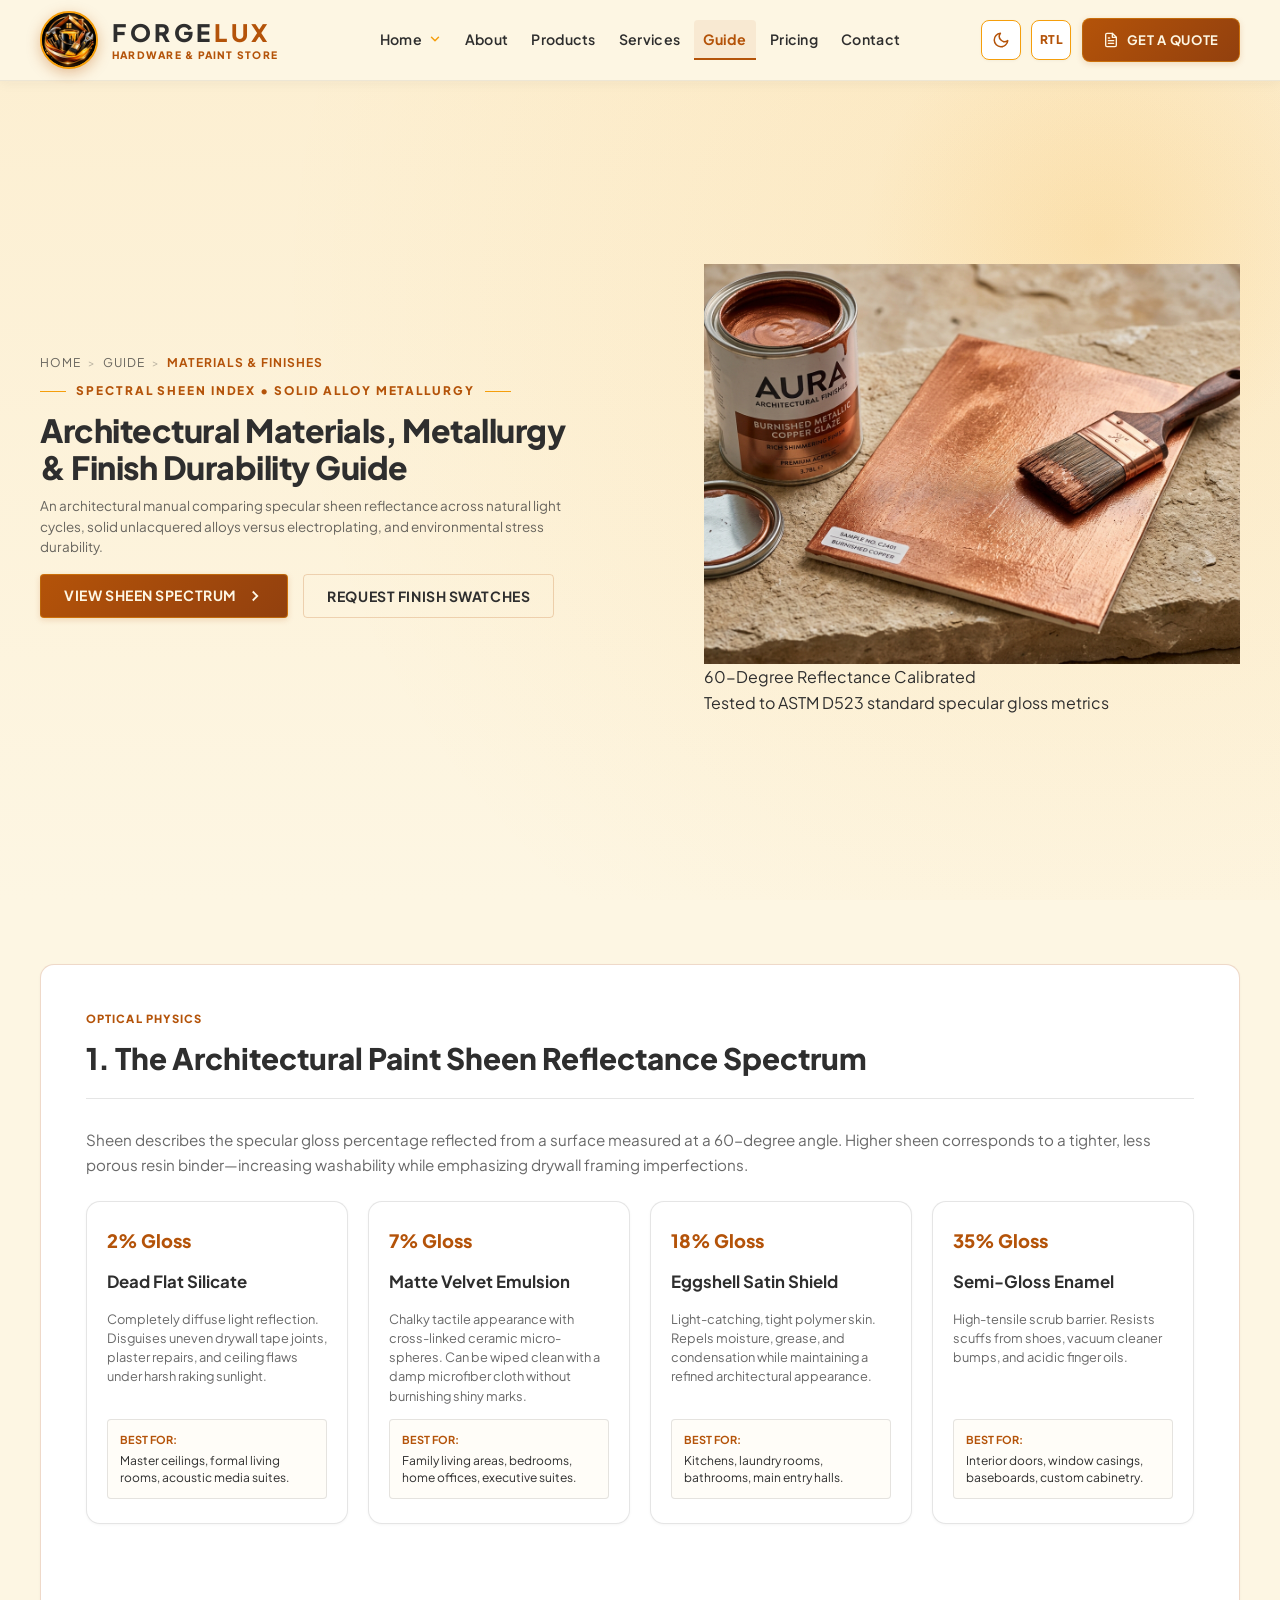
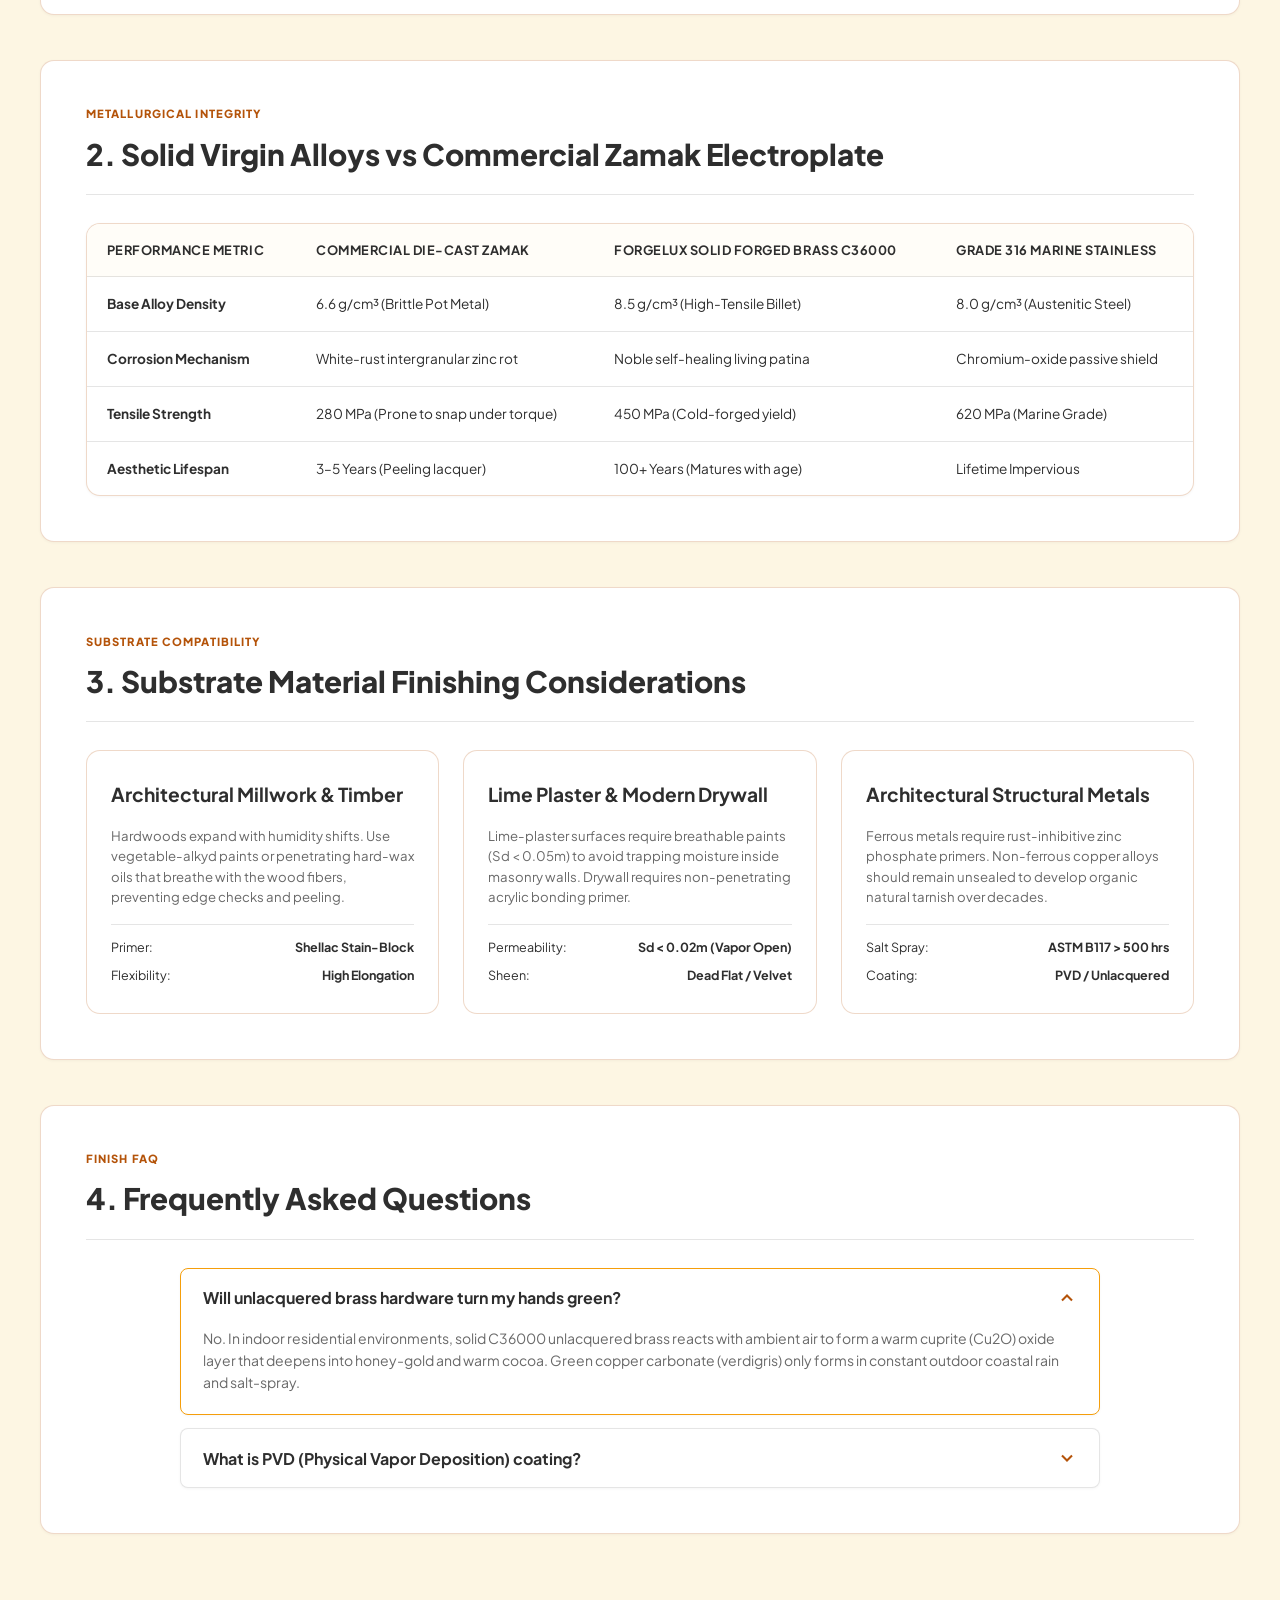
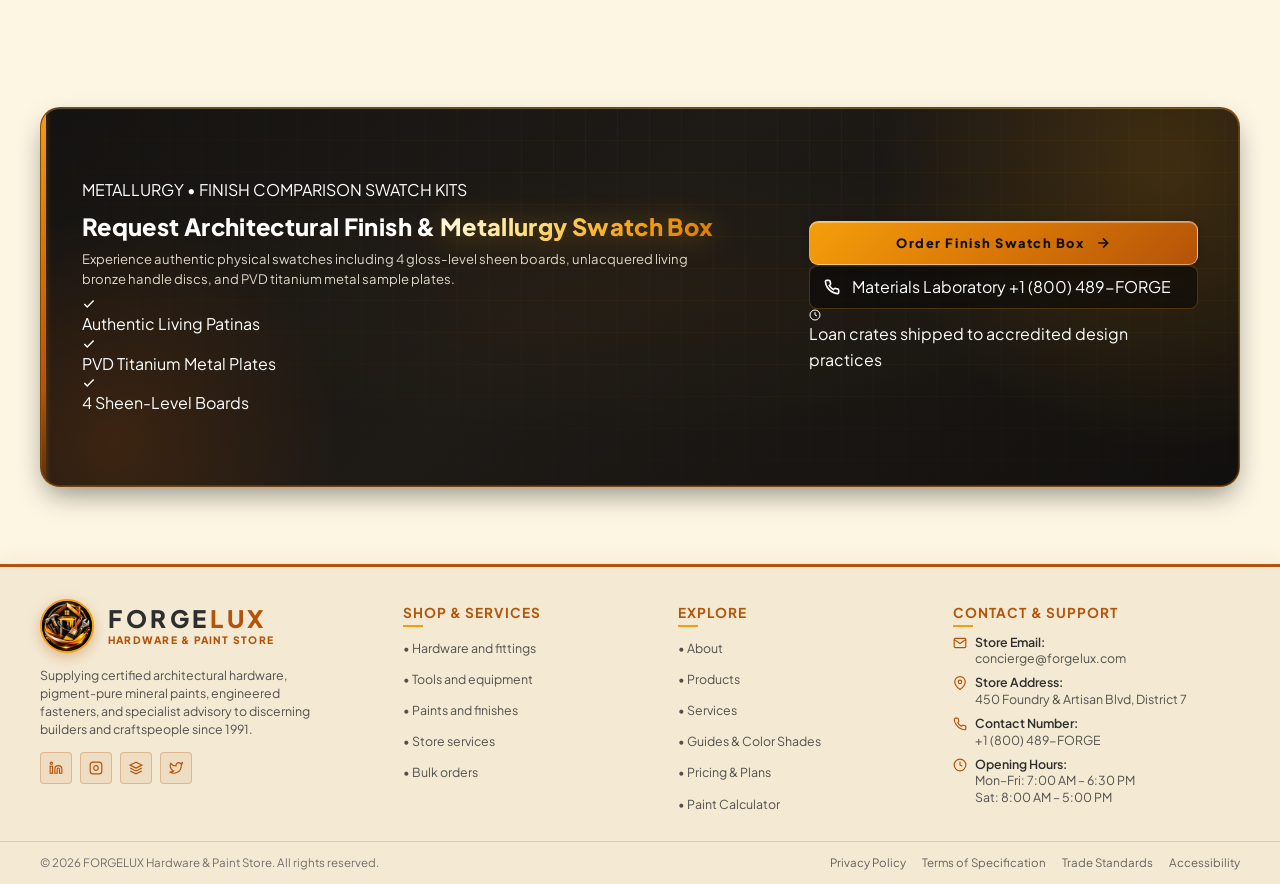
<file: guide-materials-finishes.html>
<!DOCTYPE html>
<html lang="en" dir="ltr" data-theme="light">
<head>
  <meta charset="UTF-8">
  <meta name="viewport" content="width=device-width, initial-scale=1.0">
  <title>Materials &amp; Finish Durability — FORGELUX Architectural Guide</title>
  <meta name="description" content="Technical guide to architectural surface finishes, sheen reflectance indexes, solid metallurgy comparison, and living patina evolution by FORGELUX.">
  <link rel="icon" type="image/png" sizes="32x32" href="assets/images/favicon-32x32.png">
  <link rel="icon" type="image/png" sizes="16x16" href="assets/images/favicon-16x16.png">
  <link rel="shortcut icon" href="assets/images/favicon.ico">
  <link rel="apple-touch-icon" sizes="180x180" href="assets/images/apple-touch-icon.png">
  <link rel="stylesheet" href="index.css">
  <link rel="stylesheet" href="guide.css">
</head>
<body class="guide-detail-page">

  <!-- ==========================================================================
       Site Header (Preserved Exactly from Home 1 with Guide Active)
       ========================================================================== -->
  <header class="site-header" id="siteHeader">
    <div class="container header-inner">
      <!-- Left: Logo & Brand Name with Proper Alignment -->
      <a href="index.html" class="brand-link" aria-label="FORGELUX Home">
        <div class="logo-icon-wrap">
          <img src="assets/images/brand_logo.jpg" alt="FORGELUX Hardware &amp; Paint Store Logo" class="brand-logo-img">
        </div>
        <div class="brand-meta">
          <div class="brand-title">FORGE<span>LUX</span></div>
          <div class="brand-tagline">HARDWARE &amp; PAINT STORE</div>
        </div>
      </a>

      <!-- Middle: Navigation Order (Identical to Home 1, Guide Active) -->
      <nav class="main-nav" aria-label="Main Navigation">
        <ul class="nav-list">
          <!-- 1. Home (Dropdown) -->
          <li class="nav-item">
            <button type="button" class="nav-link dropdown-toggle" id="homeDropdownToggle" aria-haspopup="true" aria-expanded="false" aria-controls="homeDropdownMenu">
              Home
              <svg class="dropdown-icon" viewBox="0 0 24 24" fill="none" stroke="currentColor" stroke-width="2.5" stroke-linecap="round" stroke-linejoin="round">
                <polyline points="6 9 12 15 18 9"></polyline>
              </svg>
            </button>
            <div class="dropdown-menu" id="homeDropdownMenu" role="menu" aria-labelledby="homeDropdownToggle">
              <a href="index.html" class="dropdown-item" role="menuitem">
                <div>
                  <strong>Home 1</strong>
                  <span class="dropdown-item-desc">Flagship Showroom &amp; Retail</span>
                </div>
                <span class="dropdown-tag">Retail</span>
              </a>
              <a href="Home 2.html" class="dropdown-item" role="menuitem">
                <div>
                  <strong>Home 2</strong>
                  <span class="dropdown-item-desc">Pro Atelier &amp; Contractor Depot</span>
                </div>
                <span class="dropdown-tag">Depot</span>
              </a>
            </div>
          </li>
          <!-- 2. About -->
          <li class="nav-item">
            <a href="About.html" class="nav-link">About</a>
          </li>
          <!-- 4. Products -->
          <li class="nav-item">
            <a href="products.html" class="nav-link">Products</a>
          </li>
          <!-- 5. Services -->
          <li class="nav-item">
            <a href="Services.html" class="nav-link">Services</a>
          </li>
          <!-- 6. Guide (Active) -->
          <li class="nav-item">
            <a href="guide.html" class="nav-link active" aria-current="page">Guide</a>
          </li>
          <!-- 6. Pricing -->
          <li class="nav-item">
            <a href="pricing.html" class="nav-link">Pricing</a>
          </li>
          <!-- 7. Contact -->
          <li class="nav-item">
            <a href="contact.html" class="nav-link">Contact</a>
          </li>
        </ul>
      </nav>

      <!-- Right: Controls & Primary CTA -->
      <div class="header-controls">
        <button type="button" class="control-btn" id="themeToggle" aria-label="Switch between light and dark mode" title="Toggle Light / Dark Mode">
          <svg viewBox="0 0 24 24" fill="none" stroke="currentColor" stroke-width="2" stroke-linecap="round" stroke-linejoin="round">
            <path d="M21 12.79A9 9 0 1 1 11.21 3 7 7 0 0 0 21 12.79z"></path>
          </svg>
        </button>

        <button type="button" class="control-btn" id="rtlToggle" aria-label="Switch between LTR and RTL layout" title="Toggle LTR / RTL Direction">
          <span class="rtl-indicator">RTL</span>
        </button>

        <button type="button" class="btn-cta open-quote-modal" id="headerCtaBtn">
          <svg width="16" height="16" viewBox="0 0 24 24" fill="none" stroke="currentColor" stroke-width="2" stroke-linecap="round" stroke-linejoin="round">
            <path d="M14 2H6a2 2 0 0 0-2 2v16a2 2 0 0 0 2 2h12a2 2 0 0 0 2-2V8z"></path>
            <polyline points="14 2 14 8 20 8"></polyline>
            <line x1="16" y1="13" x2="8" y2="13"></line>
            <line x1="16" y1="17" x2="8" y2="17"></line>
            <polyline points="10 9 9 9 8 9"></polyline>
          </svg>
          <span>Get a Quote</span>
        </button>

        <button type="button" class="mobile-nav-toggle" id="mobileNavToggle" aria-label="Toggle Navigation Menu" aria-expanded="false" aria-controls="mobileDrawer">
          <span></span>
          <span></span>
          <span></span>
        </button>
      </div>
    </div>
  </header>

  <!-- Mobile Drawer -->
  <div class="mobile-backdrop" id="mobileBackdrop"></div>
  <aside class="mobile-drawer" id="mobileDrawer" role="dialog" aria-modal="true" aria-label="Mobile Navigation">
    <div class="mobile-drawer-header">
      <a href="index.html" class="brand-link" aria-label="FORGELUX Home">
        <div class="logo-icon-wrap">
          <img src="assets/images/brand_logo.jpg" alt="FORGELUX Hardware &amp; Paint Store Logo" class="brand-logo-img">
        </div>
        <div class="brand-meta">
          <div class="brand-title">FORGE<span>LUX</span></div>
          <div class="brand-tagline">HARDWARE &amp; PAINT STORE</div>
        </div>
      </a>
      <button type="button" class="mobile-drawer-close" id="mobileDrawerClose" aria-label="Close menu">
        <svg width="20" height="20" viewBox="0 0 24 24" fill="none" stroke="currentColor" stroke-width="2" stroke-linecap="round" stroke-linejoin="round">
          <line x1="18" y1="6" x2="6" y2="18"></line>
          <line x1="6" y1="6" x2="18" y2="18"></line>
        </svg>
      </button>
    </div>

    <nav class="mobile-drawer-nav">
      <div>
        <div class="mobile-nav-link">Home Versions</div>
        <div class="mobile-submenu">
          <a href="index.html" class="mobile-sub-link">
            Home 1 (Flagship Showroom) <span>Retail</span>
          </a>
          <a href="Home 2.html" class="mobile-sub-link">
            Home 2 (Pro Atelier &amp; Depot) <span>Depot</span>
          </a>
        </div>
      </div>
      <a href="About.html" class="mobile-nav-link">About</a>
      <a href="products.html" class="mobile-nav-link">Products</a>
      <a href="Services.html" class="mobile-nav-link">Services</a>
      <a href="guide.html" class="mobile-nav-link active">Guide</a>
      <a href="pricing.html" class="mobile-nav-link">Pricing</a>
      <a href="contact.html" class="mobile-nav-link">Contact Us</a>
    </nav>

    <div class="mobile-drawer-footer">
      <button type="button" class="btn-cta open-quote-modal" style="width: 100%;">
        Get a Quote
      </button>
    </div>
  </aside>

  <!-- Hero -->
  <main id="main-content">
    <section class="guide-hero">
      <div class="container guide-hero-grid">
        <div class="guide-hero-content">
          <nav class="guide-breadcrumbs" aria-label="Breadcrumb">
            <a href="index.html">Home</a>
            <span class="breadcrumb-sep">&gt;</span>
            <a href="guide.html">Guide</a>
            <span class="breadcrumb-sep">&gt;</span>
            <span class="breadcrumb-current">Materials &amp; Finishes</span>
          </nav>

          <span class="hero-subtitle">Spectral Sheen Index &bull; Solid Alloy Metallurgy</span>

          <h1 class="guide-hero-title">
            Architectural Materials, Metallurgy <br>
            <span class="highlight">&amp; Finish Durability Guide</span>
          </h1>

          <p class="guide-hero-desc">
            An architectural manual comparing specular sheen reflectance across natural light cycles, solid unlacquered alloys versus electroplating, and environmental stress durability.
          </p>

          <div class="guide-hero-actions">
            <a href="#sheen-guide" class="btn-cta">
              <span>View Sheen Spectrum</span>
              <svg width="18" height="18" viewBox="0 0 24 24" fill="none" stroke="currentColor" stroke-width="2.5"><polyline points="9 18 15 12 9 6"></polyline></svg>
            </a>
            <button type="button" class="btn-outline open-quote-modal">Request Finish Swatches</button>
          </div>
        </div>

        <div class="guide-hero-visual">
          <div class="guide-hero-frame">
            <img src="assets/images/product_metallic_glaze.jpg" alt="Metallic bronze glaze swatches and unlacquered hardware finishes" class="guide-hero-img" width="800" height="600">
            <div class="hero-floating-glass-pill">
              <div>
                <div class="glass-pill-title">60-Degree Reflectance Calibrated</div>
                <div class="glass-pill-sub">Tested to ASTM D523 standard specular gloss metrics</div>
              </div>
            </div>
          </div>
        </div>
      </div>
    </section>

    <!-- Detail Content -->
    <section class="detail-content-section">
      <div class="container">

        <!-- 1. The Sheen Reflectance Index -->
        <article class="detail-section-card" id="sheen-guide">
          <div class="detail-card-header">
            <span class="detail-card-badge">OPTICAL PHYSICS</span>
            <h2 class="detail-card-title">1. The Architectural Paint Sheen Reflectance Spectrum</h2>
          </div>
          <p style="font-size: 0.95rem; color: var(--text-muted); line-height: 1.65; margin-bottom: 1.5rem;">
            Sheen describes the specular gloss percentage reflected from a surface measured at a 60-degree angle. Higher sheen corresponds to a tighter, less porous resin binder—increasing washability while emphasizing drywall framing imperfections.
          </p>

          <div class="sheen-spectrum-grid">
            <div class="sheen-level-card">
              <span class="sheen-badge">2% Gloss</span>
              <h3 class="sheen-name">Dead Flat Silicate</h3>
              <p class="sheen-desc">Completely diffuse light reflection. Disguises uneven drywall tape joints, plaster repairs, and ceiling flaws under harsh raking sunlight.</p>
              <div class="sheen-suitability">
                <strong>Best For:</strong> Master ceilings, formal living rooms, acoustic media suites.
              </div>
            </div>

            <div class="sheen-level-card">
              <span class="sheen-badge">7% Gloss</span>
              <h3 class="sheen-name">Matte Velvet Emulsion</h3>
              <p class="sheen-desc">Chalky tactile appearance with cross-linked ceramic micro-spheres. Can be wiped clean with a damp microfiber cloth without burnishing shiny marks.</p>
              <div class="sheen-suitability">
                <strong>Best For:</strong> Family living areas, bedrooms, home offices, executive suites.
              </div>
            </div>

            <div class="sheen-level-card">
              <span class="sheen-badge">18% Gloss</span>
              <h3 class="sheen-name">Eggshell Satin Shield</h3>
              <p class="sheen-desc">Light-catching, tight polymer skin. Repels moisture, grease, and condensation while maintaining a refined architectural appearance.</p>
              <div class="sheen-suitability">
                <strong>Best For:</strong> Kitchens, laundry rooms, bathrooms, main entry halls.
              </div>
            </div>

            <div class="sheen-level-card">
              <span class="sheen-badge">35% Gloss</span>
              <h3 class="sheen-name">Semi-Gloss Enamel</h3>
              <p class="sheen-desc">High-tensile scrub barrier. Resists scuffs from shoes, vacuum cleaner bumps, and acidic finger oils.</p>
              <div class="sheen-suitability">
                <strong>Best For:</strong> Interior doors, window casings, baseboards, custom cabinetry.
              </div>
            </div>
          </div>
        </article>

        <!-- 2. Solid Metallurgy vs Commercial Electroplate -->
        <article class="detail-section-card">
          <div class="detail-card-header">
            <span class="detail-card-badge">METALLURGICAL INTEGRITY</span>
            <h2 class="detail-card-title">2. Solid Virgin Alloys vs Commercial Zamak Electroplate</h2>
          </div>

          <div class="guide-table-wrap">
            <table class="guide-table">
              <thead>
                <tr>
                  <th>Performance Metric</th>
                  <th>Commercial Die-Cast Zamak</th>
                  <th>FORGELUX Solid Forged Brass C36000</th>
                  <th>Grade 316 Marine Stainless</th>
                </tr>
              </thead>
              <tbody>
                <tr>
                  <td><strong>Base Alloy Density</strong></td>
                  <td>6.6 g/cm³ (Brittle Pot Metal)</td>
                  <td>8.5 g/cm³ (High-Tensile Billet)</td>
                  <td>8.0 g/cm³ (Austenitic Steel)</td>
                </tr>
                <tr>
                  <td><strong>Corrosion Mechanism</strong></td>
                  <td>White-rust intergranular zinc rot</td>
                  <td>Noble self-healing living patina</td>
                  <td>Chromium-oxide passive shield</td>
                </tr>
                <tr>
                  <td><strong>Tensile Strength</strong></td>
                  <td>280 MPa (Prone to snap under torque)</td>
                  <td>450 MPa (Cold-forged yield)</td>
                  <td>620 MPa (Marine Grade)</td>
                </tr>
                <tr>
                  <td><strong>Aesthetic Lifespan</strong></td>
                  <td>3&ndash;5 Years (Peeling lacquer)</td>
                  <td>100+ Years (Matures with age)</td>
                  <td>Lifetime Impervious</td>
                </tr>
              </tbody>
            </table>
          </div>
        </article>

        <!-- 3. Substrate Materials Guide -->
        <article class="detail-section-card">
          <div class="detail-card-header">
            <span class="detail-card-badge">SUBSTRATE COMPATIBILITY</span>
            <h2 class="detail-card-title">3. Substrate Material Finishing Considerations</h2>
          </div>

          <div class="substrate-grid">
            <div class="substrate-card">
              <h4 class="substrate-title">Architectural Millwork &amp; Timber</h4>
              <p class="substrate-desc">
                Hardwoods expand with humidity shifts. Use vegetable-alkyd paints or penetrating hard-wax oils that breathe with the wood fibers, preventing edge checks and peeling.
              </p>
              <div class="substrate-specs">
                <div class="substrate-spec-row"><span>Primer:</span><strong>Shellac Stain-Block</strong></div>
                <div class="substrate-spec-row"><span>Flexibility:</span><strong>High Elongation</strong></div>
              </div>
            </div>

            <div class="substrate-card">
              <h4 class="substrate-title">Lime Plaster &amp; Modern Drywall</h4>
              <p class="substrate-desc">
                Lime-plaster surfaces require breathable paints (Sd &lt; 0.05m) to avoid trapping moisture inside masonry walls. Drywall requires non-penetrating acrylic bonding primer.
              </p>
              <div class="substrate-specs">
                <div class="substrate-spec-row"><span>Permeability:</span><strong>Sd &lt; 0.02m (Vapor Open)</strong></div>
                <div class="substrate-spec-row"><span>Sheen:</span><strong>Dead Flat / Velvet</strong></div>
              </div>
            </div>

            <div class="substrate-card">
              <h4 class="substrate-title">Architectural Structural Metals</h4>
              <p class="substrate-desc">
                Ferrous metals require rust-inhibitive zinc phosphate primers. Non-ferrous copper alloys should remain unsealed to develop organic natural tarnish over decades.
              </p>
              <div class="substrate-specs">
                <div class="substrate-spec-row"><span>Salt Spray:</span><strong>ASTM B117 &gt; 500 hrs</strong></div>
                <div class="substrate-spec-row"><span>Coating:</span><strong>PVD / Unlacquered</strong></div>
              </div>
            </div>
          </div>
        </article>

        <!-- 4. FAQ -->
        <article class="detail-section-card">
          <div class="detail-card-header">
            <span class="detail-card-badge">FINISH FAQ</span>
            <h2 class="detail-card-title">4. Frequently Asked Questions</h2>
          </div>

          <div class="faq-accordion-list">
            <div class="faq-card is-open">
              <button type="button" class="faq-question-btn" aria-expanded="true">
                <span>Will unlacquered brass hardware turn my hands green?</span>
                <svg class="faq-icon" viewBox="0 0 24 24" fill="none" stroke="currentColor" stroke-width="2.5"><polyline points="6 9 12 15 18 9"></polyline></svg>
              </button>
              <div class="faq-answer">
                No. In indoor residential environments, solid C36000 unlacquered brass reacts with ambient air to form a warm cuprite (Cu2O) oxide layer that deepens into honey-gold and warm cocoa. Green copper carbonate (verdigris) only forms in constant outdoor coastal rain and salt-spray.
              </div>
            </div>

            <div class="faq-card">
              <button type="button" class="faq-question-btn" aria-expanded="false">
                <span>What is PVD (Physical Vapor Deposition) coating?</span>
                <svg class="faq-icon" viewBox="0 0 24 24" fill="none" stroke="currentColor" stroke-width="2.5"><polyline points="6 9 12 15 18 9"></polyline></svg>
              </button>
              <div class="faq-answer">
                PVD is a high-tech vacuum deposition process where titanium or zirconium ions are vaporized and bonded at a molecular level to solid stainless steel or forged brass. The resulting finish is four times harder than chrome, scratchproof, and impervious to ocean salt air and bleach disinfectants.
              </div>
            </div>
          </div>
        </article>
      </div>
    </section>

    <!-- ==========================================================================
         SECTION: Premium Metallurgy & Finish Swatches CTA Card (Exact 380px Height)
         ========================================================================== -->
    <section class="premium-cta-section" id="materials-cta" aria-label="Request Metallurgy & Finish Swatches">
      <div class="container">
        <div class="premium-cta-card">
          <div class="premium-cta-grid">
            <div class="premium-cta-content">
              <div class="premium-cta-badge">
                <span class="badge-dot"></span>
                <span>METALLURGY &bull; FINISH COMPARISON SWATCH KITS</span>
              </div>
              <h2 class="premium-cta-title">
                Request Architectural Finish &amp; <span class="highlight-gold">Metallurgy Swatch Box</span>
              </h2>
              <p class="premium-cta-desc">
                Experience authentic physical swatches including 4 gloss-level sheen boards, unlacquered living bronze handle discs, and PVD titanium metal sample plates.
              </p>
              <div class="premium-cta-specs">
                <div class="premium-cta-spec-item">
                  <svg width="14" height="14" viewBox="0 0 24 24" fill="none" stroke="currentColor" stroke-width="2.5"><polyline points="20 6 9 17 4 12"></polyline></svg>
                  <span>Authentic Living Patinas</span>
                </div>
                <div class="premium-cta-spec-item">
                  <svg width="14" height="14" viewBox="0 0 24 24" fill="none" stroke="currentColor" stroke-width="2.5"><polyline points="20 6 9 17 4 12"></polyline></svg>
                  <span>PVD Titanium Metal Plates</span>
                </div>
                <div class="premium-cta-spec-item">
                  <svg width="14" height="14" viewBox="0 0 24 24" fill="none" stroke="currentColor" stroke-width="2.5"><polyline points="20 6 9 17 4 12"></polyline></svg>
                  <span>4 Sheen-Level Boards</span>
                </div>
              </div>
            </div>

            <div class="premium-cta-actions-box">
              <button type="button" class="premium-cta-btn-primary open-quote-modal">
                <span>Order Finish Swatch Box</span>
                <svg width="16" height="16" viewBox="0 0 24 24" fill="none" stroke="currentColor" stroke-width="2.5"><line x1="5" y1="12" x2="19" y2="12"></line><polyline points="12 5 19 12 12 19"></polyline></svg>
              </button>
              <a href="tel:+18004893674" class="premium-cta-hotline-item">
                <div class="premium-cta-hotline-icon">
                  <svg width="16" height="16" viewBox="0 0 24 24" fill="none" stroke="currentColor" stroke-width="2.5"><path d="M22 16.92v3a2 2 0 0 1-2.18 2 19.79 19.79 0 0 1-8.63-3.07 19.5 19.5 0 0 1-6-6 19.79 19.79 0 0 1-3.07-8.67A2 2 0 0 1 4.11 2h3a2 2 0 0 1 2 1.72 12.84 12.84 0 0 0 .7 2.81 2 2 0 0 1-.45 2.11L8.09 9.91a16 16 0 0 0 6 6l1.27-1.27a2 2 0 0 1 2.11-.45 12.84 12.84 0 0 0 2.81.7A2 2 0 0 1 22 16.92z"></path></svg>
                </div>
                <div class="premium-cta-hotline-text">
                  <span class="premium-cta-hotline-label">Materials Laboratory</span>
                  <span class="premium-cta-hotline-num">+1 (800) 489-FORGE</span>
                </div>
              </a>
              <p class="premium-cta-micro-note">
                <svg width="12" height="12" viewBox="0 0 24 24" fill="none" stroke="currentColor" stroke-width="2"><circle cx="12" cy="12" r="10"></circle><polyline points="12 6 12 12 16 14"></polyline></svg>
                <span>Loan crates shipped to accredited design practices</span>
              </p>
            </div>
          </div>
        </div>
      </div>
    </section>
  </main>

  <!-- ==========================================================================
       Footer (Palette 4: Charcoal + Warm Cream + Copper Gold)
       ========================================================================== -->
  <footer class="site-footer" id="contact">
    <div class="container footer-grid">
      <div class="footer-brand">
        <a href="index.html" class="brand-link" aria-label="FORGELUX Home">
          <div class="logo-icon-wrap">
            <img src="assets/images/brand_logo.jpg" alt="FORGELUX Hardware &amp; Paint Store Logo" class="brand-logo-img">
          </div>
          <div class="brand-meta">
            <div class="brand-title">FORGE<span>LUX</span></div>
            <div class="brand-tagline">HARDWARE &amp; PAINT STORE</div>
          </div>
        </a>
        <p class="footer-brand-statement">
          Supplying certified architectural hardware, pigment-pure mineral paints, engineered fasteners, and specialist advisory to discerning builders and craftspeople since 1991.
        </p>
        <div class="footer-socials" aria-label="Social Media Links">
          <a href="#" class="social-link" aria-label="LinkedIn" title="LinkedIn">
            <svg viewBox="0 0 24 24" fill="none" stroke="currentColor" stroke-width="2"><path d="M16 8a6 6 0 0 1 6 6v7h-4v-7a2 2 0 0 0-2-2 2 2 0 0 0-2 2v7h-4v-7a6 6 0 0 1 6-6z"></path><rect x="2" y="9" width="4" height="12"></rect><circle cx="4" cy="4" r="2"></circle></svg>
          </a>
          <a href="#" class="social-link" aria-label="Instagram" title="Instagram">
            <svg viewBox="0 0 24 24" fill="none" stroke="currentColor" stroke-width="2"><rect x="2" y="2" width="20" height="20" rx="5" ry="5"></rect><path d="M16 11.37A4 4 0 1 1 12.63 8 4 4 0 0 1 16 11.37z"></path><line x1="17.5" y1="6.5" x2="17.51" y2="6.5"></line></svg>
          </a>
          <a href="#" class="social-link" aria-label="Houzz" title="Houzz">
            <svg viewBox="0 0 24 24" fill="none" stroke="currentColor" stroke-width="2"><polygon points="12 2 2 7 12 12 22 7 12 2"></polygon><polyline points="2 17 12 22 22 17"></polyline><polyline points="2 12 12 17 22 12"></polyline></svg>
          </a>
          <a href="#" class="social-link" aria-label="X / Twitter" title="X / Twitter">
            <svg viewBox="0 0 24 24" fill="none" stroke="currentColor" stroke-width="2"><path d="M23 3a10.9 10.9 0 0 1-3.14 1.53 4.48 4.48 0 0 0-7.86 3v1A10.66 10.66 0 0 1 3 4s-4 9 5 13a11.64 11.64 0 0 1-7 2c9 5 20 0 20-11.5a4.5 4.5 0 0 0-.08-.83A7.72 7.72 0 0 0 23 3z"></path></svg>
          </a>
        </div>
      </div>

      <div>
        <h4 class="footer-col-title">Shop &amp; Services</h4>
        <ul class="footer-links-list">
          <li><a href="products.html#fittings" class="footer-link">&bull; Hardware and fittings</a></li>
          <li><a href="products.html#tools" class="footer-link">&bull; Tools and equipment</a></li>
          <li><a href="products.html#paints" class="footer-link">&bull; Paints and finishes</a></li>
          <li><a href="Services.html" class="footer-link">&bull; Store services</a></li>
          <li><a href="Services Details.html?service=bulk-contractor-supply" class="footer-link">&bull; Bulk orders</a></li>
        </ul>
      </div>

      <div>
        <h4 class="footer-col-title">Explore</h4>
        <ul class="footer-links-list">
          <li><a href="About.html" class="footer-link">&bull; About</a></li>
          <li><a href="products.html" class="footer-link">&bull; Products</a></li>
          <li><a href="Services.html" class="footer-link">&bull; Services</a></li>
          <li><a href="guide.html" class="footer-link">&bull; Guides &amp; Color Shades</a></li>
          <li><a href="pricing.html" class="footer-link">&bull; Pricing &amp; Plans</a></li>
          <li><a href="index.html#calculator" class="footer-link">&bull; Paint Calculator</a></li>
        </ul>
      </div>

      <div>
        <h4 class="footer-col-title">Contact &amp; Support</h4>
        <div class="footer-contact-list">
          <div class="footer-contact-item">
            <svg class="footer-contact-icon" viewBox="0 0 24 24" fill="none" stroke="currentColor" stroke-width="2"><path d="M4 4h16c1.1 0 2 .9 2 2v12c0 1.1-.9 2-2 2H4c-1.1 0-2-.9-2-2V6c0-1.1.9-2 2-2z"></path><polyline points="22,6 12,13 2,6"></polyline></svg>
            <div>
              <strong>Store Email:</strong><br>
              concierge@forgelux.com
            </div>
          </div>
          <div class="footer-contact-item">
            <svg class="footer-contact-icon" viewBox="0 0 24 24" fill="none" stroke="currentColor" stroke-width="2"><path d="M21 10c0 7-9 13-9 13s-9-6-9-13a9 9 0 0 1 18 0z"></path><circle cx="12" cy="10" r="3"></circle></svg>
            <div>
              <strong>Store Address:</strong><br>
              450 Foundry &amp; Artisan Blvd, District 7
            </div>
          </div>
          <div class="footer-contact-item">
            <svg class="footer-contact-icon" viewBox="0 0 24 24" fill="none" stroke="currentColor" stroke-width="2"><path d="M22 16.92v3a2 2 0 0 1-2.18 2 19.79 19.79 0 0 1-8.63-3.07 19.5 19.5 0 0 1-6-6 19.79 19.79 0 0 1-3.07-8.67A2 2 0 0 1 4.11 2h3a2 2 0 0 1 2 1.72 12.84 12.84 0 0 0 .7 2.81 2 2 0 0 1-.45 2.11L8.09 9.91a16 16 0 0 0 6 6l1.27-1.27a2 2 0 0 1 2.11-.45 12.84 12.84 0 0 0 2.81.7A2 2 0 0 1 22 16.92z"></path></svg>
            <div>
              <strong>Contact Number:</strong><br>
              +1 (800) 489-FORGE
            </div>
          </div>
          <div class="footer-contact-item">
            <svg class="footer-contact-icon" viewBox="0 0 24 24" fill="none" stroke="currentColor" stroke-width="2"><circle cx="12" cy="12" r="10"></circle><polyline points="12 6 12 12 16 14"></polyline></svg>
            <div>
              <strong>Opening Hours:</strong><br>
              Mon&ndash;Fri: 7:00 AM &ndash; 6:30 PM<br>
              Sat: 8:00 AM &ndash; 5:00 PM
            </div>
          </div>
        </div>
      </div>
    </div>

    <div class="footer-bottom">
      <div class="container footer-bottom-inner">
        <div>
          &copy; 2026 FORGELUX Hardware &amp; Paint Store. All rights reserved.
        </div>
        <div class="footer-bottom-links">
          <a href="#">Privacy Policy</a>
          <a href="#">Terms of Specification</a>
          <a href="#">Trade Standards</a>
          <a href="#">Accessibility</a>
        </div>
      </div>
    </div>
  </footer>

  <!-- Modal -->
  <div class="modal-backdrop" id="quoteModalBackdrop" role="dialog" aria-modal="true" aria-labelledby="quoteModalTitle">
    <div class="modal-dialog">
      <div class="modal-header">
        <div>
          <h2 class="modal-title" id="quoteModalTitle">Request Project Specification Quote</h2>
          <p style="font-size: 0.8rem; color: var(--text-muted); margin-top: 2px;">
            Immediate trade estimation backed by Palette 4 architectural standards
          </p>
        </div>
        <button type="button" class="modal-close" id="quoteModalClose" aria-label="Close dialog">
          <svg width="20" height="20" viewBox="0 0 24 24" fill="none" stroke="currentColor" stroke-width="2"><line x1="18" y1="6" x2="6" y2="18"></line><line x1="6" y1="6" x2="18" y2="18"></line></svg>
        </button>
      </div>

      <form id="quoteForm">
        <div class="form-group-grid">
          <div class="form-group">
            <label for="quoteCategory" class="form-label">Material Category</label>
            <select id="quoteCategory" class="form-select">
              <option value="hardware">Architectural Hardware &amp; Mortise Sets</option>
              <option value="paint" selected>Bespoke Mineral Paint &amp; Tinting</option>
              <option value="tools">Precision Artisan Tooling</option>
              <option value="bulk">Bulk Fasteners &amp; Structural Hardware</option>
            </select>
          </div>
          <div class="form-group">
            <label for="quoteQuantity" class="form-label">Quantity / Coverage (Sq Ft or Units)</label>
            <input type="number" id="quoteQuantity" class="form-input" value="150" min="10" step="10">
          </div>
        </div>

        <div class="form-group-grid">
          <div class="form-group">
            <label for="quoteGrade" class="form-label">Procurement Tier</label>
            <select id="quoteGrade" class="form-select">
              <option value="retail">Studio / Retail Standard</option>
              <option value="trade" selected>Licensed Trade Contractor (-15%)</option>
              <option value="architectural">Architectural Custom Specification (+35%)</option>
            </select>
          </div>
          <div class="form-group">
            <label for="quoteFinish" class="form-label">Preferred Finish</label>
            <select id="quoteFinish" class="form-select">
              <option value="copper-brown">Copper Brown Patina (#B45309)</option>
              <option value="copper-gold">Burnished Copper Gold (#F59E0B)</option>
              <option value="cream">Warm Cream Enamel (#FDF6E3)</option>
              <option value="charcoal">Smoked Charcoal Bronze (#2E2E2E)</option>
            </select>
          </div>
        </div>

        <div style="background: var(--bg-surface-accent); border: 1px solid var(--border-medium); border-radius: var(--radius-sm); padding: 1rem; margin-bottom: 1.25rem; display: flex; align-items: center; justify-content: space-between;">
          <div>
            <span style="font-size: 0.72rem; font-weight: 700; text-transform: uppercase; color: var(--c-primary); letter-spacing: 0.08em; display: block;">
              Estimated Trade Specification Total
            </span>
            <span style="font-size: 0.75rem; color: var(--text-muted);">
              Excludes freight discounts and specialized job-site crane delivery
            </span>
          </div>
          <div style="font-family: var(--font-heading); font-size: 1.6rem; font-weight: 800; color: var(--c-primary);" id="quoteEstimatedValue">
            $2,295
          </div>
        </div>

        <div class="form-group-grid">
          <div class="form-group">
            <label for="quoteClientName" class="form-label">Your Name *</label>
            <input type="text" id="quoteClientName" class="form-input" placeholder="e.g. Marcus Stone" required>
          </div>
          <div class="form-group">
            <label for="quoteClientEmail" class="form-label">Email Address *</label>
            <input type="email" id="quoteClientEmail" class="form-input" placeholder="e.g. mstone@forgearchitecture.com" required>
          </div>
        </div>

        <div class="form-group">
          <label for="quoteNotes" class="form-label">Job Site Location &amp; Requirements</label>
          <textarea id="quoteNotes" class="form-textarea" style="min-height: 80px;" placeholder="Include blueprint references, delivery date requirements, or custom door handings..."></textarea>
        </div>

        <button type="submit" class="btn-cta" style="width: 100%; margin-top: 1rem;">
          Confirm &amp; Transmit Quotation Request
        </button>
      </form>
    </div>
  </div>

  <script src="index.js"></script>
  <script src="guide.js"></script>
</body>
</html>
</file>
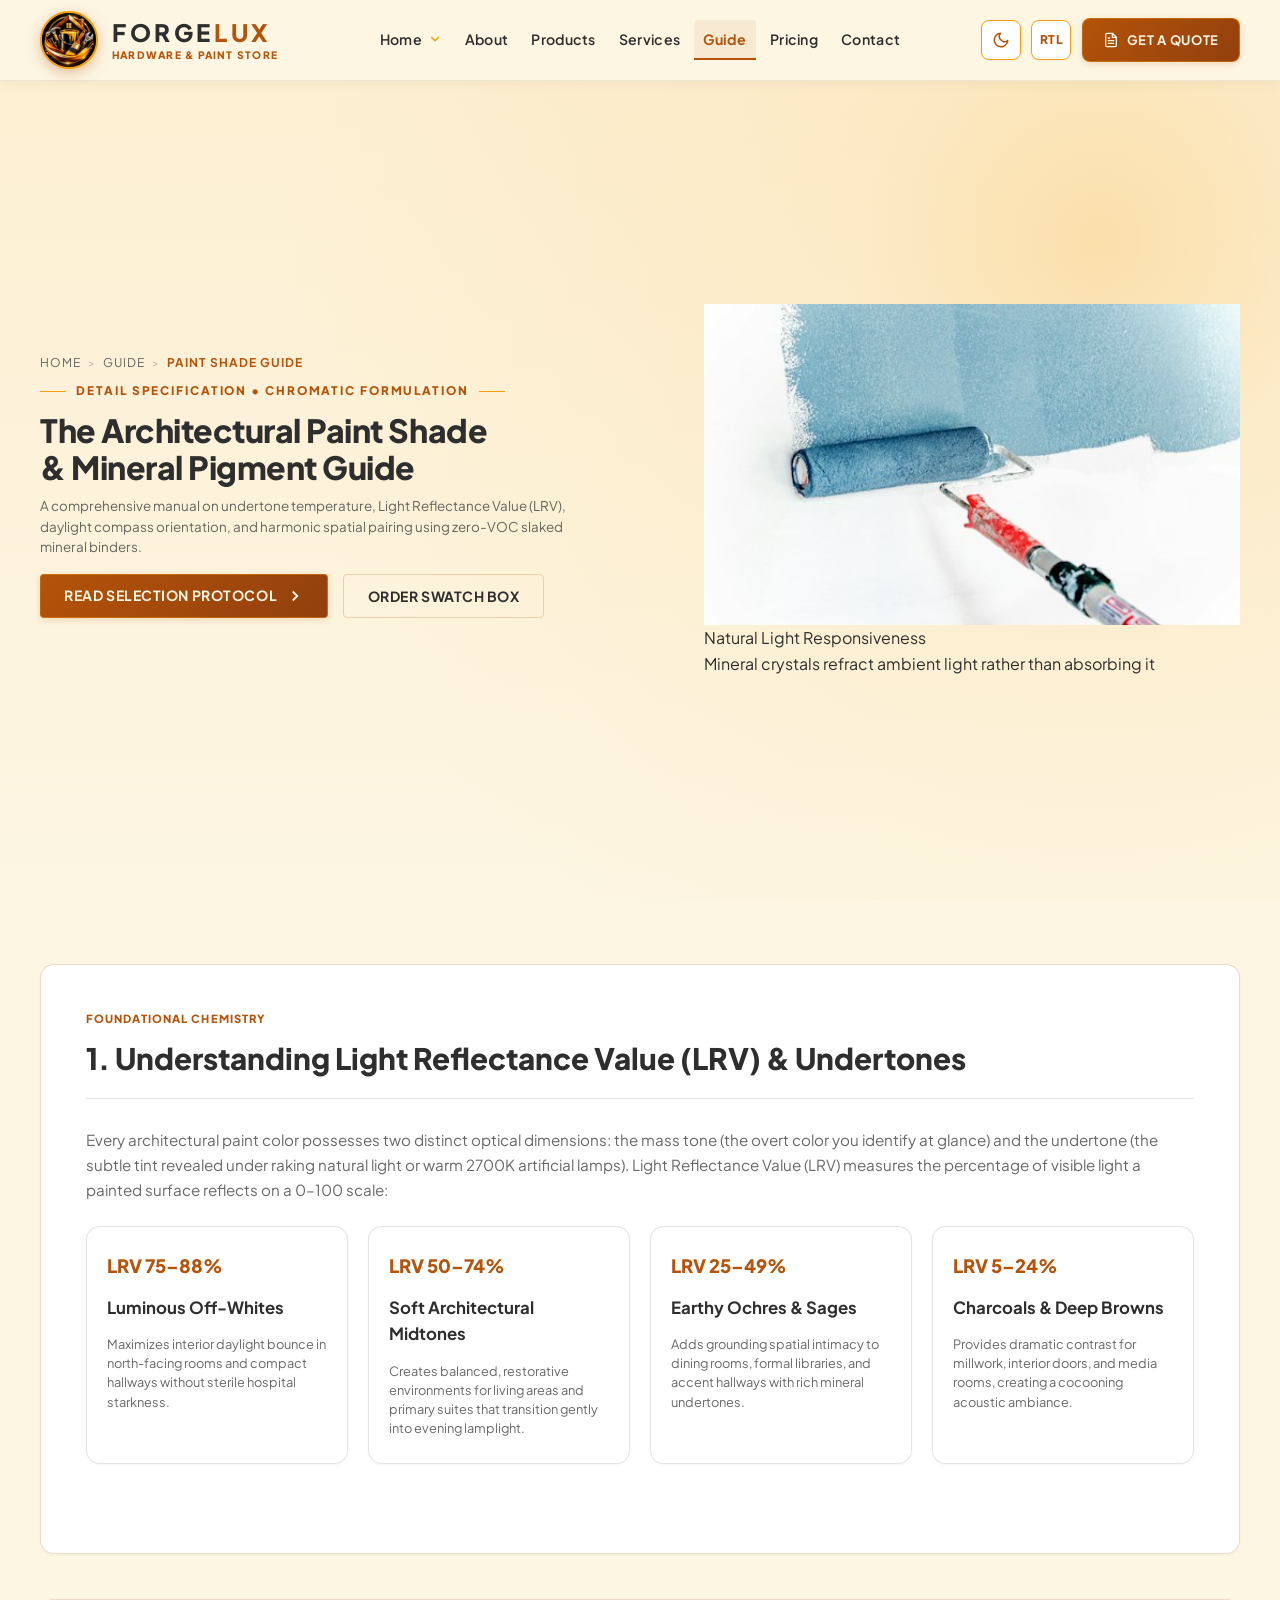
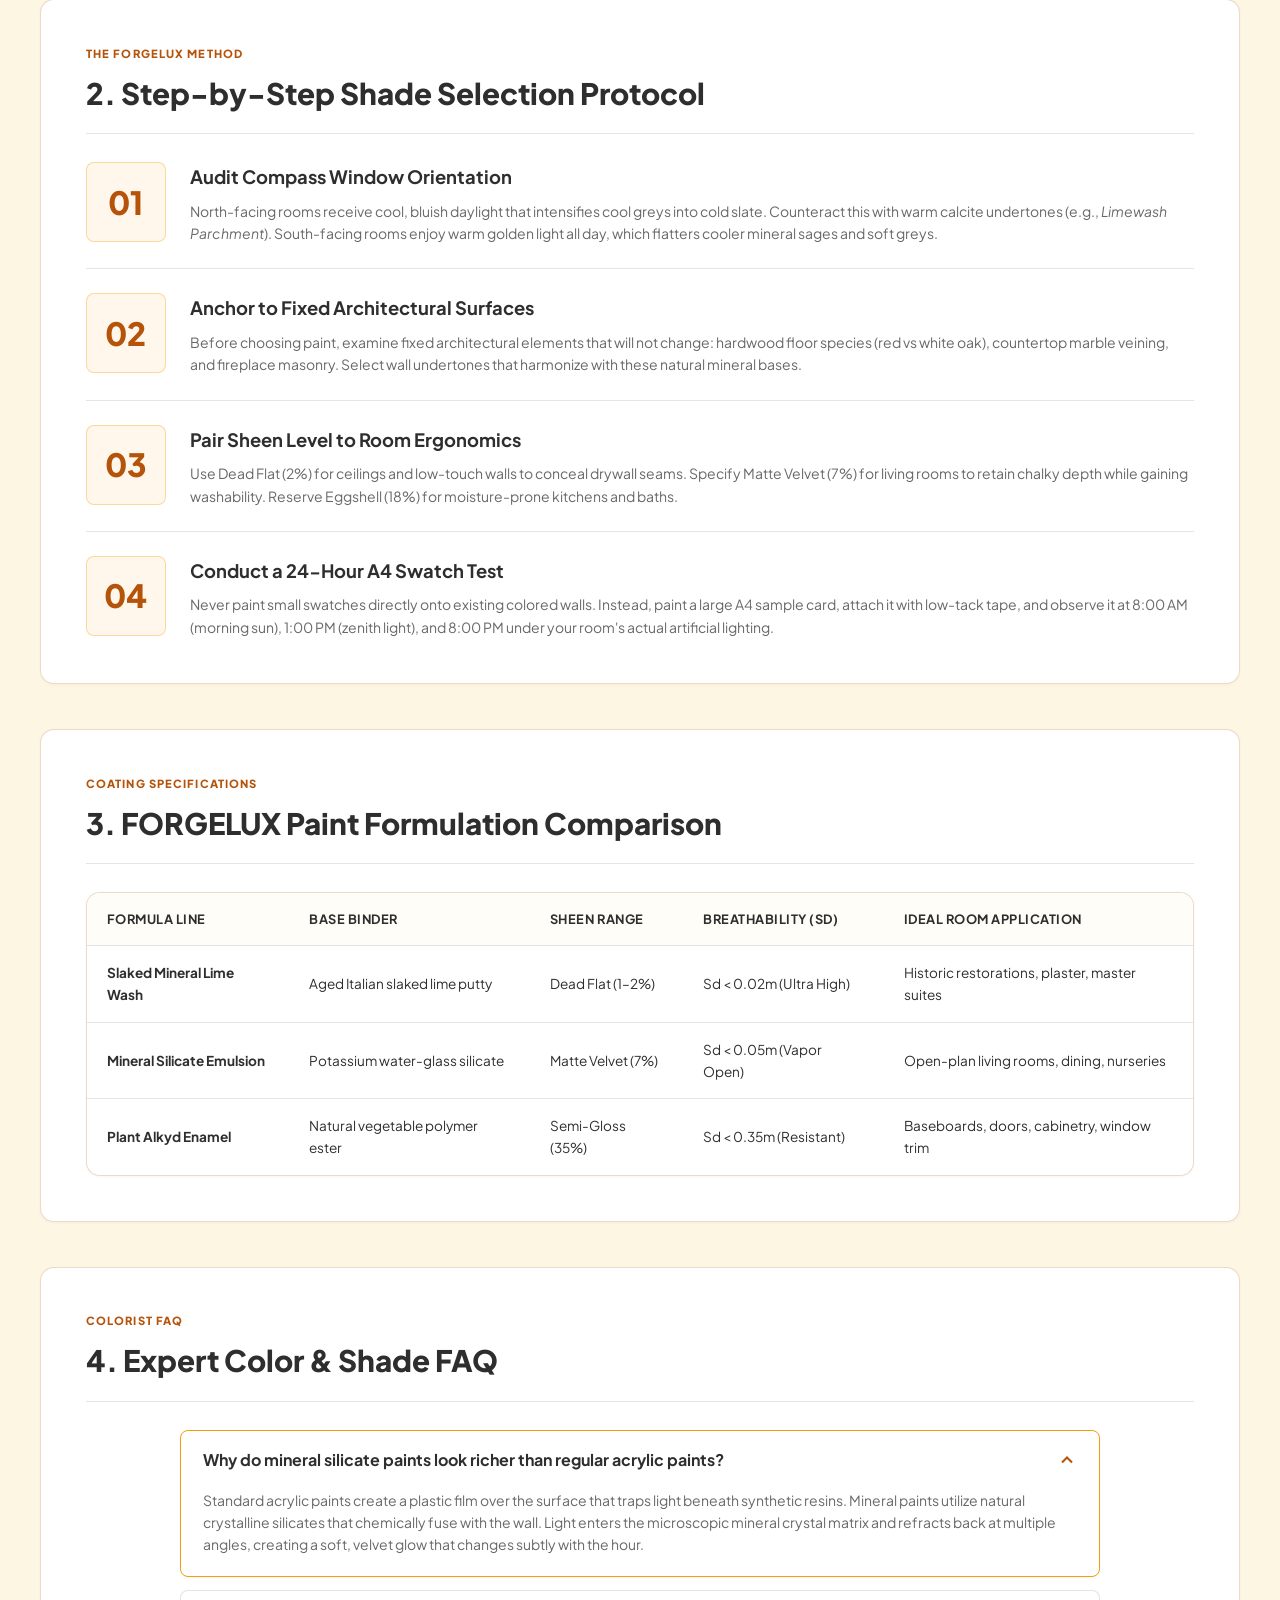
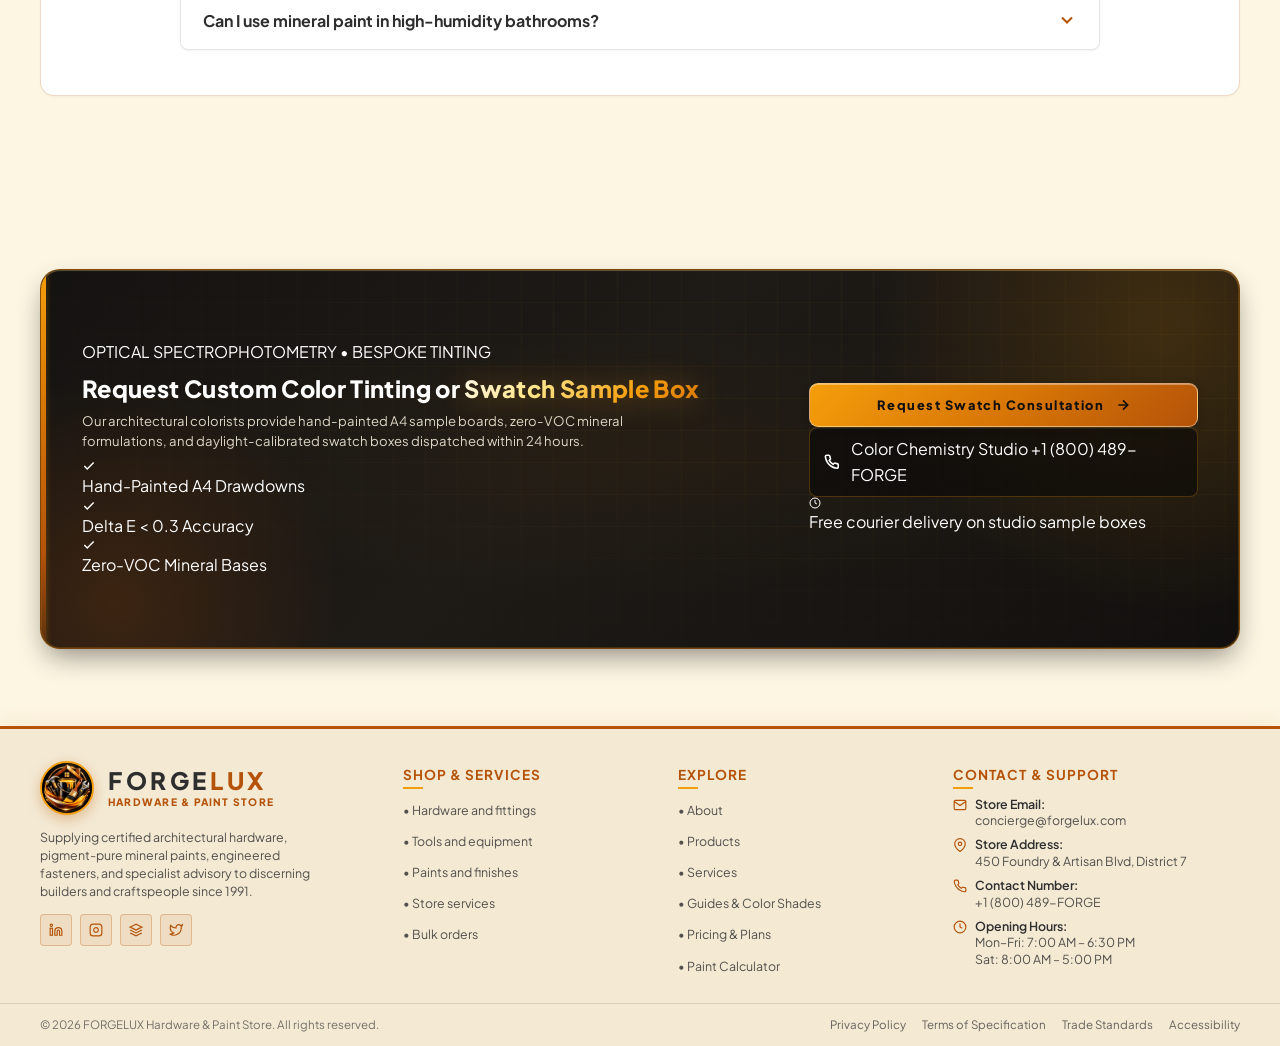
<file: guide-paint-shades.html>
<!DOCTYPE html>
<html lang="en" dir="ltr" data-theme="light">
<head>
  <meta charset="UTF-8">
  <meta name="viewport" content="width=device-width, initial-scale=1.0">
  <title>Paint Shade Selection &amp; Mineral Pigments — FORGELUX Architectural Guide</title>
  <meta name="description" content="In-depth architectural guide to selecting mineral paint shades, understanding Light Reflectance Values (LRV), undertone chemistry, and lighting variation by FORGELUX.">
  <link rel="icon" type="image/png" sizes="32x32" href="assets/images/favicon-32x32.png">
  <link rel="icon" type="image/png" sizes="16x16" href="assets/images/favicon-16x16.png">
  <link rel="shortcut icon" href="assets/images/favicon.ico">
  <link rel="apple-touch-icon" sizes="180x180" href="assets/images/apple-touch-icon.png">
  <link rel="stylesheet" href="index.css">
  <link rel="stylesheet" href="guide.css">
</head>
<body class="guide-detail-page">

  <!-- ==========================================================================
       Header (Home 1 Source of Truth, Guide Active)
       ========================================================================== -->
  <header class="site-header" id="siteHeader">
    <div class="container header-inner">
      <a href="index.html" class="brand-link" aria-label="FORGELUX Home">
        <div class="logo-icon-wrap">
          <img src="assets/images/brand_logo.jpg" alt="FORGELUX Hardware &amp; Paint Store Logo" class="brand-logo-img">
        </div>
        <div class="brand-meta">
          <div class="brand-title">FORGE<span>LUX</span></div>
          <div class="brand-tagline">HARDWARE &amp; PAINT STORE</div>
        </div>
      </a>

      <nav class="main-nav" aria-label="Main Navigation">
        <ul class="nav-list">
          <li class="nav-item">
            <button type="button" class="nav-link dropdown-toggle" id="homeDropdownToggle" aria-haspopup="true" aria-expanded="false" aria-controls="homeDropdownMenu">
              Home
              <svg class="dropdown-icon" viewBox="0 0 24 24" fill="none" stroke="currentColor" stroke-width="2.5" stroke-linecap="round" stroke-linejoin="round">
                <polyline points="6 9 12 15 18 9"></polyline>
              </svg>
            </button>
            <div class="dropdown-menu" id="homeDropdownMenu" role="menu" aria-labelledby="homeDropdownToggle">
              <a href="index.html" class="dropdown-item" role="menuitem">
                <div>
                  <strong>Home 1</strong>
                  <span class="dropdown-item-desc">Flagship Showroom &amp; Retail</span>
                </div>
                <span class="dropdown-tag">Retail</span>
              </a>
              <a href="Home 2.html" class="dropdown-item" role="menuitem">
                <div>
                  <strong>Home 2</strong>
                  <span class="dropdown-item-desc">Pro Atelier &amp; Contractor Depot</span>
                </div>
                <span class="dropdown-tag">Depot</span>
              </a>
            </div>
          </li>
          <li class="nav-item"><a href="About.html" class="nav-link">About</a></li>
          <li class="nav-item"><a href="products.html" class="nav-link">Products</a></li>
          <li class="nav-item"><a href="Services.html" class="nav-link">Services</a></li>
          <li class="nav-item"><a href="guide.html" class="nav-link active" aria-current="page">Guide</a></li>
          <li class="nav-item"><a href="pricing.html" class="nav-link">Pricing</a></li>
          <li class="nav-item"><a href="contact.html" class="nav-link">Contact</a></li>
        </ul>
      </nav>

      <div class="header-controls">
        <button type="button" class="control-btn" id="themeToggle" aria-label="Switch between light and dark mode">
          <svg viewBox="0 0 24 24" fill="none" stroke="currentColor" stroke-width="2"><path d="M21 12.79A9 9 0 1 1 11.21 3 7 7 0 0 0 21 12.79z"></path></svg>
        </button>
        <button type="button" class="control-btn" id="rtlToggle" aria-label="Switch between LTR and RTL layout">
          <span class="rtl-indicator">RTL</span>
        </button>
        <button type="button" class="btn-cta open-quote-modal" id="headerCtaBtn">
          <svg width="16" height="16" viewBox="0 0 24 24" fill="none" stroke="currentColor" stroke-width="2" stroke-linecap="round" stroke-linejoin="round">
            <path d="M14 2H6a2 2 0 0 0-2 2v16a2 2 0 0 0 2 2h12a2 2 0 0 0 2-2V8z"></path>
            <polyline points="14 2 14 8 20 8"></polyline>
            <line x1="16" y1="13" x2="8" y2="13"></line>
            <line x1="16" y1="17" x2="8" y2="17"></line>
            <polyline points="10 9 9 9 8 9"></polyline>
          </svg>
          <span>Get a Quote</span>
        </button>
        <button type="button" class="mobile-nav-toggle" id="mobileNavToggle" aria-label="Toggle Navigation Menu">
          <span></span><span></span><span></span>
        </button>
      </div>
    </div>
  </header>

  <!-- Mobile Drawer -->
  <div class="mobile-backdrop" id="mobileBackdrop"></div>
  <aside class="mobile-drawer" id="mobileDrawer" role="dialog" aria-modal="true" aria-label="Mobile Navigation">
    <div class="mobile-drawer-header">
      <a href="index.html" class="brand-link" aria-label="FORGELUX Home">
        <div class="logo-icon-wrap">
          <img src="assets/images/brand_logo.jpg" alt="FORGELUX Hardware &amp; Paint Store Logo" class="brand-logo-img">
        </div>
        <div class="brand-meta">
          <div class="brand-title">FORGE<span>LUX</span></div>
          <div class="brand-tagline">HARDWARE &amp; PAINT STORE</div>
        </div>
      </a>
      <button type="button" class="mobile-drawer-close" id="mobileDrawerClose" aria-label="Close menu">
        <svg width="20" height="20" viewBox="0 0 24 24" fill="none" stroke="currentColor" stroke-width="2" stroke-linecap="round" stroke-linejoin="round">
          <line x1="18" y1="6" x2="6" y2="18"></line>
          <line x1="6" y1="6" x2="18" y2="18"></line>
        </svg>
      </button>
    </div>

    <nav class="mobile-drawer-nav">
      <div>
        <div class="mobile-nav-link">Home Versions</div>
        <div class="mobile-submenu">
          <a href="index.html" class="mobile-sub-link">
            Home 1 (Flagship Showroom) <span>Retail</span>
          </a>
          <a href="Home 2.html" class="mobile-sub-link">
            Home 2 (Pro Atelier &amp; Depot) <span>Depot</span>
          </a>
        </div>
      </div>
      <a href="About.html" class="mobile-nav-link">About</a>
      <a href="products.html" class="mobile-nav-link">Products</a>
      <a href="Services.html" class="mobile-nav-link">Services</a>
      <a href="guide.html" class="mobile-nav-link active">Guide</a>
      <a href="pricing.html" class="mobile-nav-link">Pricing</a>
      <a href="contact.html" class="mobile-nav-link">Contact Us</a>
    </nav>

    <div class="mobile-drawer-footer">
      <button type="button" class="btn-cta open-quote-modal" style="width: 100%;">
        Get a Quote
      </button>
    </div>
  </aside>

  <!-- ==========================================================================
       Detail Page Hero
       ========================================================================== -->
  <main id="main-content">
    <section class="guide-hero">
      <div class="container guide-hero-grid">
        <div class="guide-hero-content">
          <nav class="guide-breadcrumbs" aria-label="Breadcrumb">
            <a href="index.html">Home</a>
            <span class="breadcrumb-sep">&gt;</span>
            <a href="guide.html">Guide</a>
            <span class="breadcrumb-sep">&gt;</span>
            <span class="breadcrumb-current">Paint Shade Guide</span>
          </nav>

          <span class="hero-subtitle">Detail Specification &bull; Chromatic Formulation</span>

          <h1 class="guide-hero-title">
            The Architectural Paint Shade <br>
            <span class="highlight">&amp; Mineral Pigment Guide</span>
          </h1>

          <p class="guide-hero-desc">
            A comprehensive manual on undertone temperature, Light Reflectance Value (LRV), daylight compass orientation, and harmonic spatial pairing using zero-VOC slaked mineral binders.
          </p>

          <div class="guide-hero-actions">
            <a href="#step-process" class="btn-cta">
              <span>Read Selection Protocol</span>
              <svg width="18" height="18" viewBox="0 0 24 24" fill="none" stroke="currentColor" stroke-width="2.5"><polyline points="9 18 15 12 9 6"></polyline></svg>
            </a>
            <button type="button" class="btn-outline open-quote-modal">Order Swatch Box</button>
          </div>
        </div>

        <div class="guide-hero-visual">
          <div class="guide-hero-frame">
            <img src="assets/images/deal_paints.jpg" alt="Artisan mineral paint swatches and tinting formulation atelier" class="guide-hero-img" width="800" height="600">
            <div class="hero-floating-glass-pill">
              <div>
                <div class="glass-pill-title">Natural Light Responsiveness</div>
                <div class="glass-pill-sub">Mineral crystals refract ambient light rather than absorbing it</div>
              </div>
            </div>
          </div>
        </div>
      </div>
    </section>

    <!-- Content Sections -->
    <section class="detail-content-section">
      <div class="container">

        <!-- 1. Overview & Understanding Undertones -->
        <article class="detail-section-card">
          <div class="detail-card-header">
            <span class="detail-card-badge">FOUNDATIONAL CHEMISTRY</span>
            <h2 class="detail-card-title">1. Understanding Light Reflectance Value (LRV) &amp; Undertones</h2>
          </div>
          <p style="font-size: 0.95rem; color: var(--text-muted); line-height: 1.65; margin-bottom: 1.5rem;">
            Every architectural paint color possesses two distinct optical dimensions: the mass tone (the overt color you identify at glance) and the undertone (the subtle tint revealed under raking natural light or warm 2700K artificial lamps). Light Reflectance Value (LRV) measures the percentage of visible light a painted surface reflects on a 0–100 scale:
          </p>

          <div class="sheen-spectrum-grid">
            <div class="sheen-level-card">
              <span class="sheen-badge">LRV 75&ndash;88%</span>
              <h3 class="sheen-name">Luminous Off-Whites</h3>
              <p class="sheen-desc">Maximizes interior daylight bounce in north-facing rooms and compact hallways without sterile hospital starkness.</p>
            </div>
            <div class="sheen-level-card">
              <span class="sheen-badge">LRV 50&ndash;74%</span>
              <h3 class="sheen-name">Soft Architectural Midtones</h3>
              <p class="sheen-desc">Creates balanced, restorative environments for living areas and primary suites that transition gently into evening lamplight.</p>
            </div>
            <div class="sheen-level-card">
              <span class="sheen-badge">LRV 25&ndash;49%</span>
              <h3 class="sheen-name">Earthy Ochres &amp; Sages</h3>
              <p class="sheen-desc">Adds grounding spatial intimacy to dining rooms, formal libraries, and accent hallways with rich mineral undertones.</p>
            </div>
            <div class="sheen-level-card">
              <span class="sheen-badge">LRV 5&ndash;24%</span>
              <h3 class="sheen-name">Charcoals &amp; Deep Browns</h3>
              <p class="sheen-desc">Provides dramatic contrast for millwork, interior doors, and media rooms, creating a cocooning acoustic ambiance.</p>
            </div>
          </div>
        </article>

        <!-- 2. Step-by-Step Color Selection Protocol -->
        <article class="detail-section-card" id="step-process">
          <div class="detail-card-header">
            <span class="detail-card-badge">THE FORGELUX METHOD</span>
            <h2 class="detail-card-title">2. Step-by-Step Shade Selection Protocol</h2>
          </div>

          <div class="detail-step-flow">
            <div class="step-flow-item">
              <div class="step-flow-num">01</div>
              <div class="step-flow-body">
                <h3 class="step-flow-title">Audit Compass Window Orientation</h3>
                <p class="step-flow-desc">
                  North-facing rooms receive cool, bluish daylight that intensifies cool greys into cold slate. Counteract this with warm calcite undertones (e.g., <em>Limewash Parchment</em>). South-facing rooms enjoy warm golden light all day, which flatters cooler mineral sages and soft greys.
                </p>
              </div>
            </div>

            <div class="step-flow-item">
              <div class="step-flow-num">02</div>
              <div class="step-flow-body">
                <h3 class="step-flow-title">Anchor to Fixed Architectural Surfaces</h3>
                <p class="step-flow-desc">
                  Before choosing paint, examine fixed architectural elements that will not change: hardwood floor species (red vs white oak), countertop marble veining, and fireplace masonry. Select wall undertones that harmonize with these natural mineral bases.
                </p>
              </div>
            </div>

            <div class="step-flow-item">
              <div class="step-flow-num">03</div>
              <div class="step-flow-body">
                <h3 class="step-flow-title">Pair Sheen Level to Room Ergonomics</h3>
                <p class="step-flow-desc">
                  Use Dead Flat (2%) for ceilings and low-touch walls to conceal drywall seams. Specify Matte Velvet (7%) for living rooms to retain chalky depth while gaining washability. Reserve Eggshell (18%) for moisture-prone kitchens and baths.
                </p>
              </div>
            </div>

            <div class="step-flow-item">
              <div class="step-flow-num">04</div>
              <div class="step-flow-body">
                <h3 class="step-flow-title">Conduct a 24-Hour A4 Swatch Test</h3>
                <p class="step-flow-desc">
                  Never paint small swatches directly onto existing colored walls. Instead, paint a large A4 sample card, attach it with low-tack tape, and observe it at 8:00 AM (morning sun), 1:00 PM (zenith light), and 8:00 PM under your room's actual artificial lighting.
                </p>
              </div>
            </div>
          </div>
        </article>

        <!-- 3. Product Comparison Table -->
        <article class="detail-section-card">
          <div class="detail-card-header">
            <span class="detail-card-badge">COATING SPECIFICATIONS</span>
            <h2 class="detail-card-title">3. FORGELUX Paint Formulation Comparison</h2>
          </div>

          <div class="guide-table-wrap">
            <table class="guide-table">
              <thead>
                <tr>
                  <th>Formula Line</th>
                  <th>Base Binder</th>
                  <th>Sheen Range</th>
                  <th>Breathability (Sd)</th>
                  <th>Ideal Room Application</th>
                </tr>
              </thead>
              <tbody>
                <tr>
                  <td><strong>Slaked Mineral Lime Wash</strong></td>
                  <td>Aged Italian slaked lime putty</td>
                  <td>Dead Flat (1&ndash;2%)</td>
                  <td>Sd &lt; 0.02m (Ultra High)</td>
                  <td>Historic restorations, plaster, master suites</td>
                </tr>
                <tr>
                  <td><strong>Mineral Silicate Emulsion</strong></td>
                  <td>Potassium water-glass silicate</td>
                  <td>Matte Velvet (7%)</td>
                  <td>Sd &lt; 0.05m (Vapor Open)</td>
                  <td>Open-plan living rooms, dining, nurseries</td>
                </tr>
                <tr>
                  <td><strong>Plant Alkyd Enamel</strong></td>
                  <td>Natural vegetable polymer ester</td>
                  <td>Semi-Gloss (35%)</td>
                  <td>Sd &lt; 0.35m (Resistant)</td>
                  <td>Baseboards, doors, cabinetry, window trim</td>
                </tr>
              </tbody>
            </table>
          </div>
        </article>

        <!-- 4. Frequently Asked Questions -->
        <article class="detail-section-card">
          <div class="detail-card-header">
            <span class="detail-card-badge">COLORIST FAQ</span>
            <h2 class="detail-card-title">4. Expert Color &amp; Shade FAQ</h2>
          </div>

          <div class="faq-accordion-list">
            <div class="faq-card is-open">
              <button type="button" class="faq-question-btn" aria-expanded="true">
                <span>Why do mineral silicate paints look richer than regular acrylic paints?</span>
                <svg class="faq-icon" viewBox="0 0 24 24" fill="none" stroke="currentColor" stroke-width="2.5"><polyline points="6 9 12 15 18 9"></polyline></svg>
              </button>
              <div class="faq-answer">
                Standard acrylic paints create a plastic film over the surface that traps light beneath synthetic resins. Mineral paints utilize natural crystalline silicates that chemically fuse with the wall. Light enters the microscopic mineral crystal matrix and refracts back at multiple angles, creating a soft, velvet glow that changes subtly with the hour.
              </div>
            </div>

            <div class="faq-card">
              <button type="button" class="faq-question-btn" aria-expanded="false">
                <span>Can I use mineral paint in high-humidity bathrooms?</span>
                <svg class="faq-icon" viewBox="0 0 24 24" fill="none" stroke="currentColor" stroke-width="2.5"><polyline points="6 9 12 15 18 9"></polyline></svg>
              </button>
              <div class="faq-answer">
                Yes. Slaked lime and silicate paints possess a natural alkaline pH of 12–13, making it chemically impossible for mold or mildew spores to germinate on the wall without synthetic biocides. For shower splash zones, pair with our Breathable Silicate Sealer.
              </div>
            </div>
          </div>
        </article>
      </div>
    </section>

    <!-- ==========================================================================
         SECTION: Premium Custom Tinting & Swatches CTA Card (Exact 380px Height)
         ========================================================================== -->
    <section class="premium-cta-section" id="paint-cta" aria-label="Request Custom Tinting & Swatches">
      <div class="container">
        <div class="premium-cta-card">
          <div class="premium-cta-grid">
            <div class="premium-cta-content">
              <div class="premium-cta-badge">
                <span class="badge-dot"></span>
                <span>OPTICAL SPECTROPHOTOMETRY &bull; BESPOKE TINTING</span>
              </div>
              <h2 class="premium-cta-title">
                Request Custom Color Tinting or <span class="highlight-gold">Swatch Sample Box</span>
              </h2>
              <p class="premium-cta-desc">
                Our architectural colorists provide hand-painted A4 sample boards, zero-VOC mineral formulations, and daylight-calibrated swatch boxes dispatched within 24 hours.
              </p>
              <div class="premium-cta-specs">
                <div class="premium-cta-spec-item">
                  <svg width="14" height="14" viewBox="0 0 24 24" fill="none" stroke="currentColor" stroke-width="2.5"><polyline points="20 6 9 17 4 12"></polyline></svg>
                  <span>Hand-Painted A4 Drawdowns</span>
                </div>
                <div class="premium-cta-spec-item">
                  <svg width="14" height="14" viewBox="0 0 24 24" fill="none" stroke="currentColor" stroke-width="2.5"><polyline points="20 6 9 17 4 12"></polyline></svg>
                  <span>Delta E &lt; 0.3 Accuracy</span>
                </div>
                <div class="premium-cta-spec-item">
                  <svg width="14" height="14" viewBox="0 0 24 24" fill="none" stroke="currentColor" stroke-width="2.5"><polyline points="20 6 9 17 4 12"></polyline></svg>
                  <span>Zero-VOC Mineral Bases</span>
                </div>
              </div>
            </div>

            <div class="premium-cta-actions-box">
              <button type="button" class="premium-cta-btn-primary open-quote-modal">
                <span>Request Swatch Consultation</span>
                <svg width="16" height="16" viewBox="0 0 24 24" fill="none" stroke="currentColor" stroke-width="2.5"><line x1="5" y1="12" x2="19" y2="12"></line><polyline points="12 5 19 12 12 19"></polyline></svg>
              </button>
              <a href="tel:+18004893674" class="premium-cta-hotline-item">
                <div class="premium-cta-hotline-icon">
                  <svg width="16" height="16" viewBox="0 0 24 24" fill="none" stroke="currentColor" stroke-width="2.5"><path d="M22 16.92v3a2 2 0 0 1-2.18 2 19.79 19.79 0 0 1-8.63-3.07 19.5 19.5 0 0 1-6-6 19.79 19.79 0 0 1-3.07-8.67A2 2 0 0 1 4.11 2h3a2 2 0 0 1 2 1.72 12.84 12.84 0 0 0 .7 2.81 2 2 0 0 1-.45 2.11L8.09 9.91a16 16 0 0 0 6 6l1.27-1.27a2 2 0 0 1 2.11-.45 12.84 12.84 0 0 0 2.81.7A2 2 0 0 1 22 16.92z"></path></svg>
                </div>
                <div class="premium-cta-hotline-text">
                  <span class="premium-cta-hotline-label">Color Chemistry Studio</span>
                  <span class="premium-cta-hotline-num">+1 (800) 489-FORGE</span>
                </div>
              </a>
              <p class="premium-cta-micro-note">
                <svg width="12" height="12" viewBox="0 0 24 24" fill="none" stroke="currentColor" stroke-width="2"><circle cx="12" cy="12" r="10"></circle><polyline points="12 6 12 12 16 14"></polyline></svg>
                <span>Free courier delivery on studio sample boxes</span>
              </p>
            </div>
          </div>
        </div>
      </div>
    </section>
  </main>

  <!-- ==========================================================================
       Footer (Exact Home 1 Palette 4: Charcoal + Warm Cream + Copper Gold)
       ========================================================================== -->
  <footer class="site-footer" id="contact">
    <div class="container footer-grid">
      <div class="footer-brand">
        <a href="index.html" class="brand-link" aria-label="FORGELUX Home">
          <div class="logo-icon-wrap">
            <img src="assets/images/brand_logo.jpg" alt="FORGELUX Hardware &amp; Paint Store Logo" class="brand-logo-img">
          </div>
          <div class="brand-meta">
            <div class="brand-title">FORGE<span>LUX</span></div>
            <div class="brand-tagline">HARDWARE &amp; PAINT STORE</div>
          </div>
        </a>
        <p class="footer-brand-statement">
          Supplying certified architectural hardware, pigment-pure mineral paints, engineered fasteners, and specialist advisory to discerning builders and craftspeople since 1991.
        </p>
        <div class="footer-socials" aria-label="Social Media Links">
          <a href="#" class="social-link" aria-label="LinkedIn" title="LinkedIn">
            <svg viewBox="0 0 24 24" fill="none" stroke="currentColor" stroke-width="2"><path d="M16 8a6 6 0 0 1 6 6v7h-4v-7a2 2 0 0 0-2-2 2 2 0 0 0-2 2v7h-4v-7a6 6 0 0 1 6-6z"></path><rect x="2" y="9" width="4" height="12"></rect><circle cx="4" cy="4" r="2"></circle></svg>
          </a>
          <a href="#" class="social-link" aria-label="Instagram" title="Instagram">
            <svg viewBox="0 0 24 24" fill="none" stroke="currentColor" stroke-width="2"><rect x="2" y="2" width="20" height="20" rx="5" ry="5"></rect><path d="M16 11.37A4 4 0 1 1 12.63 8 4 4 0 0 1 16 11.37z"></path><line x1="17.5" y1="6.5" x2="17.51" y2="6.5"></line></svg>
          </a>
          <a href="#" class="social-link" aria-label="Houzz" title="Houzz">
            <svg viewBox="0 0 24 24" fill="none" stroke="currentColor" stroke-width="2"><polygon points="12 2 2 7 12 12 22 7 12 2"></polygon><polyline points="2 17 12 22 22 17"></polyline><polyline points="2 12 12 17 22 12"></polyline></svg>
          </a>
          <a href="#" class="social-link" aria-label="X / Twitter" title="X / Twitter">
            <svg viewBox="0 0 24 24" fill="none" stroke="currentColor" stroke-width="2"><path d="M23 3a10.9 10.9 0 0 1-3.14 1.53 4.48 4.48 0 0 0-7.86 3v1A10.66 10.66 0 0 1 3 4s-4 9 5 13a11.64 11.64 0 0 1-7 2c9 5 20 0 20-11.5a4.5 4.5 0 0 0-.08-.83A7.72 7.72 0 0 0 23 3z"></path></svg>
          </a>
        </div>
      </div>

      <div>
        <h4 class="footer-col-title">Shop &amp; Services</h4>
        <ul class="footer-links-list">
          <li><a href="products.html#fittings" class="footer-link">&bull; Hardware and fittings</a></li>
          <li><a href="products.html#tools" class="footer-link">&bull; Tools and equipment</a></li>
          <li><a href="products.html#paints" class="footer-link">&bull; Paints and finishes</a></li>
          <li><a href="Services.html" class="footer-link">&bull; Store services</a></li>
          <li><a href="Services Details.html?service=bulk-contractor-supply" class="footer-link">&bull; Bulk orders</a></li>
        </ul>
      </div>

      <div>
        <h4 class="footer-col-title">Explore</h4>
        <ul class="footer-links-list">
          <li><a href="About.html" class="footer-link">&bull; About</a></li>
          <li><a href="products.html" class="footer-link">&bull; Products</a></li>
          <li><a href="Services.html" class="footer-link">&bull; Services</a></li>
          <li><a href="guide.html" class="footer-link">&bull; Guides &amp; Color Shades</a></li>
          <li><a href="pricing.html" class="footer-link">&bull; Pricing &amp; Plans</a></li>
          <li><a href="index.html#calculator" class="footer-link">&bull; Paint Calculator</a></li>
        </ul>
      </div>

      <div>
        <h4 class="footer-col-title">Contact &amp; Support</h4>
        <div class="footer-contact-list">
          <div class="footer-contact-item">
            <svg class="footer-contact-icon" viewBox="0 0 24 24" fill="none" stroke="currentColor" stroke-width="2"><path d="M4 4h16c1.1 0 2 .9 2 2v12c0 1.1-.9 2-2 2H4c-1.1 0-2-.9-2-2V6c0-1.1.9-2 2-2z"></path><polyline points="22,6 12,13 2,6"></polyline></svg>
            <div>
              <strong>Store Email:</strong><br>
              concierge@forgelux.com
            </div>
          </div>
          <div class="footer-contact-item">
            <svg class="footer-contact-icon" viewBox="0 0 24 24" fill="none" stroke="currentColor" stroke-width="2"><path d="M21 10c0 7-9 13-9 13s-9-6-9-13a9 9 0 0 1 18 0z"></path><circle cx="12" cy="10" r="3"></circle></svg>
            <div>
              <strong>Store Address:</strong><br>
              450 Foundry &amp; Artisan Blvd, District 7
            </div>
          </div>
          <div class="footer-contact-item">
            <svg class="footer-contact-icon" viewBox="0 0 24 24" fill="none" stroke="currentColor" stroke-width="2"><path d="M22 16.92v3a2 2 0 0 1-2.18 2 19.79 19.79 0 0 1-8.63-3.07 19.5 19.5 0 0 1-6-6 19.79 19.79 0 0 1-3.07-8.67A2 2 0 0 1 4.11 2h3a2 2 0 0 1 2 1.72 12.84 12.84 0 0 0 .7 2.81 2 2 0 0 1-.45 2.11L8.09 9.91a16 16 0 0 0 6 6l1.27-1.27a2 2 0 0 1 2.11-.45 12.84 12.84 0 0 0 2.81.7A2 2 0 0 1 22 16.92z"></path></svg>
            <div>
              <strong>Contact Number:</strong><br>
              +1 (800) 489-FORGE
            </div>
          </div>
          <div class="footer-contact-item">
            <svg class="footer-contact-icon" viewBox="0 0 24 24" fill="none" stroke="currentColor" stroke-width="2"><circle cx="12" cy="12" r="10"></circle><polyline points="12 6 12 12 16 14"></polyline></svg>
            <div>
              <strong>Opening Hours:</strong><br>
              Mon&ndash;Fri: 7:00 AM &ndash; 6:30 PM<br>
              Sat: 8:00 AM &ndash; 5:00 PM
            </div>
          </div>
        </div>
      </div>
    </div>

    <div class="footer-bottom">
      <div class="container footer-bottom-inner">
        <div>
          &copy; 2026 FORGELUX Hardware &amp; Paint Store. All rights reserved.
        </div>
        <div class="footer-bottom-links">
          <a href="#">Privacy Policy</a>
          <a href="#">Terms of Specification</a>
          <a href="#">Trade Standards</a>
          <a href="#">Accessibility</a>
        </div>
      </div>
    </div>
  </footer>

  <!-- Modal (Exact Home 1 Modal) -->
  <div class="modal-backdrop" id="quoteModalBackdrop" role="dialog" aria-modal="true" aria-labelledby="quoteModalTitle">
    <div class="modal-dialog">
      <div class="modal-header">
        <div>
          <h2 class="modal-title" id="quoteModalTitle">Request Project Specification Quote</h2>
          <p style="font-size: 0.8rem; color: var(--text-muted); margin-top: 2px;">
            Immediate trade estimation backed by Palette 4 architectural standards
          </p>
        </div>
        <button type="button" class="modal-close" id="quoteModalClose" aria-label="Close dialog">
          <svg width="20" height="20" viewBox="0 0 24 24" fill="none" stroke="currentColor" stroke-width="2"><line x1="18" y1="6" x2="6" y2="18"></line><line x1="6" y1="6" x2="18" y2="18"></line></svg>
        </button>
      </div>

      <form id="quoteForm">
        <div class="form-group-grid">
          <div class="form-group">
            <label for="quoteCategory" class="form-label">Material Category</label>
            <select id="quoteCategory" class="form-select">
              <option value="hardware">Architectural Hardware &amp; Mortise Sets</option>
              <option value="paint">Bespoke Mineral Paint &amp; Tinting</option>
              <option value="tools">Precision Artisan Tooling</option>
              <option value="bulk">Bulk Fasteners &amp; Structural Hardware</option>
            </select>
          </div>
          <div class="form-group">
            <label for="quoteQuantity" class="form-label">Quantity / Coverage (Sq Ft or Units)</label>
            <input type="number" id="quoteQuantity" class="form-input" value="150" min="10" step="10">
          </div>
        </div>

        <div class="form-group-grid">
          <div class="form-group">
            <label for="quoteGrade" class="form-label">Procurement Tier</label>
            <select id="quoteGrade" class="form-select">
              <option value="retail">Studio / Retail Standard</option>
              <option value="trade" selected>Licensed Trade Contractor (-15%)</option>
              <option value="architectural">Architectural Custom Specification (+35%)</option>
            </select>
          </div>
          <div class="form-group">
            <label for="quoteFinish" class="form-label">Preferred Finish</label>
            <select id="quoteFinish" class="form-select">
              <option value="copper-brown">Copper Brown Patina (#B45309)</option>
              <option value="copper-gold">Burnished Copper Gold (#F59E0B)</option>
              <option value="cream">Warm Cream Enamel (#FDF6E3)</option>
              <option value="charcoal">Smoked Charcoal Bronze (#2E2E2E)</option>
            </select>
          </div>
        </div>

        <div style="background: var(--bg-surface-accent); border: 1px solid var(--border-medium); border-radius: var(--radius-sm); padding: 1rem; margin-bottom: 1.25rem; display: flex; align-items: center; justify-content: space-between;">
          <div>
            <span style="font-size: 0.72rem; font-weight: 700; text-transform: uppercase; color: var(--c-primary); letter-spacing: 0.08em; display: block;">
              Estimated Trade Specification Total
            </span>
            <span style="font-size: 0.75rem; color: var(--text-muted);">
              Excludes freight discounts and specialized job-site crane delivery
            </span>
          </div>
          <div style="font-family: var(--font-heading); font-size: 1.6rem; font-weight: 800; color: var(--c-primary);" id="quoteEstimatedValue">
            $2,295
          </div>
        </div>

        <div class="form-group-grid">
          <div class="form-group">
            <label for="quoteClientName" class="form-label">Your Name *</label>
            <input type="text" id="quoteClientName" class="form-input" placeholder="e.g. Marcus Stone" required>
          </div>
          <div class="form-group">
            <label for="quoteClientEmail" class="form-label">Email Address *</label>
            <input type="email" id="quoteClientEmail" class="form-input" placeholder="e.g. mstone@forgearchitecture.com" required>
          </div>
        </div>

        <div class="form-group">
          <label for="quoteNotes" class="form-label">Job Site Location &amp; Requirements</label>
          <textarea id="quoteNotes" class="form-textarea" style="min-height: 80px;" placeholder="Include blueprint references, delivery date requirements, or custom door handings..."></textarea>
        </div>

        <button type="submit" class="btn-cta" style="width: 100%; margin-top: 1rem;">
          Confirm &amp; Transmit Quotation Request
        </button>
      </form>
    </div>
  </div>

  <script src="index.js"></script>
  <script src="guide.js"></script>
</body>
</html>
</file>
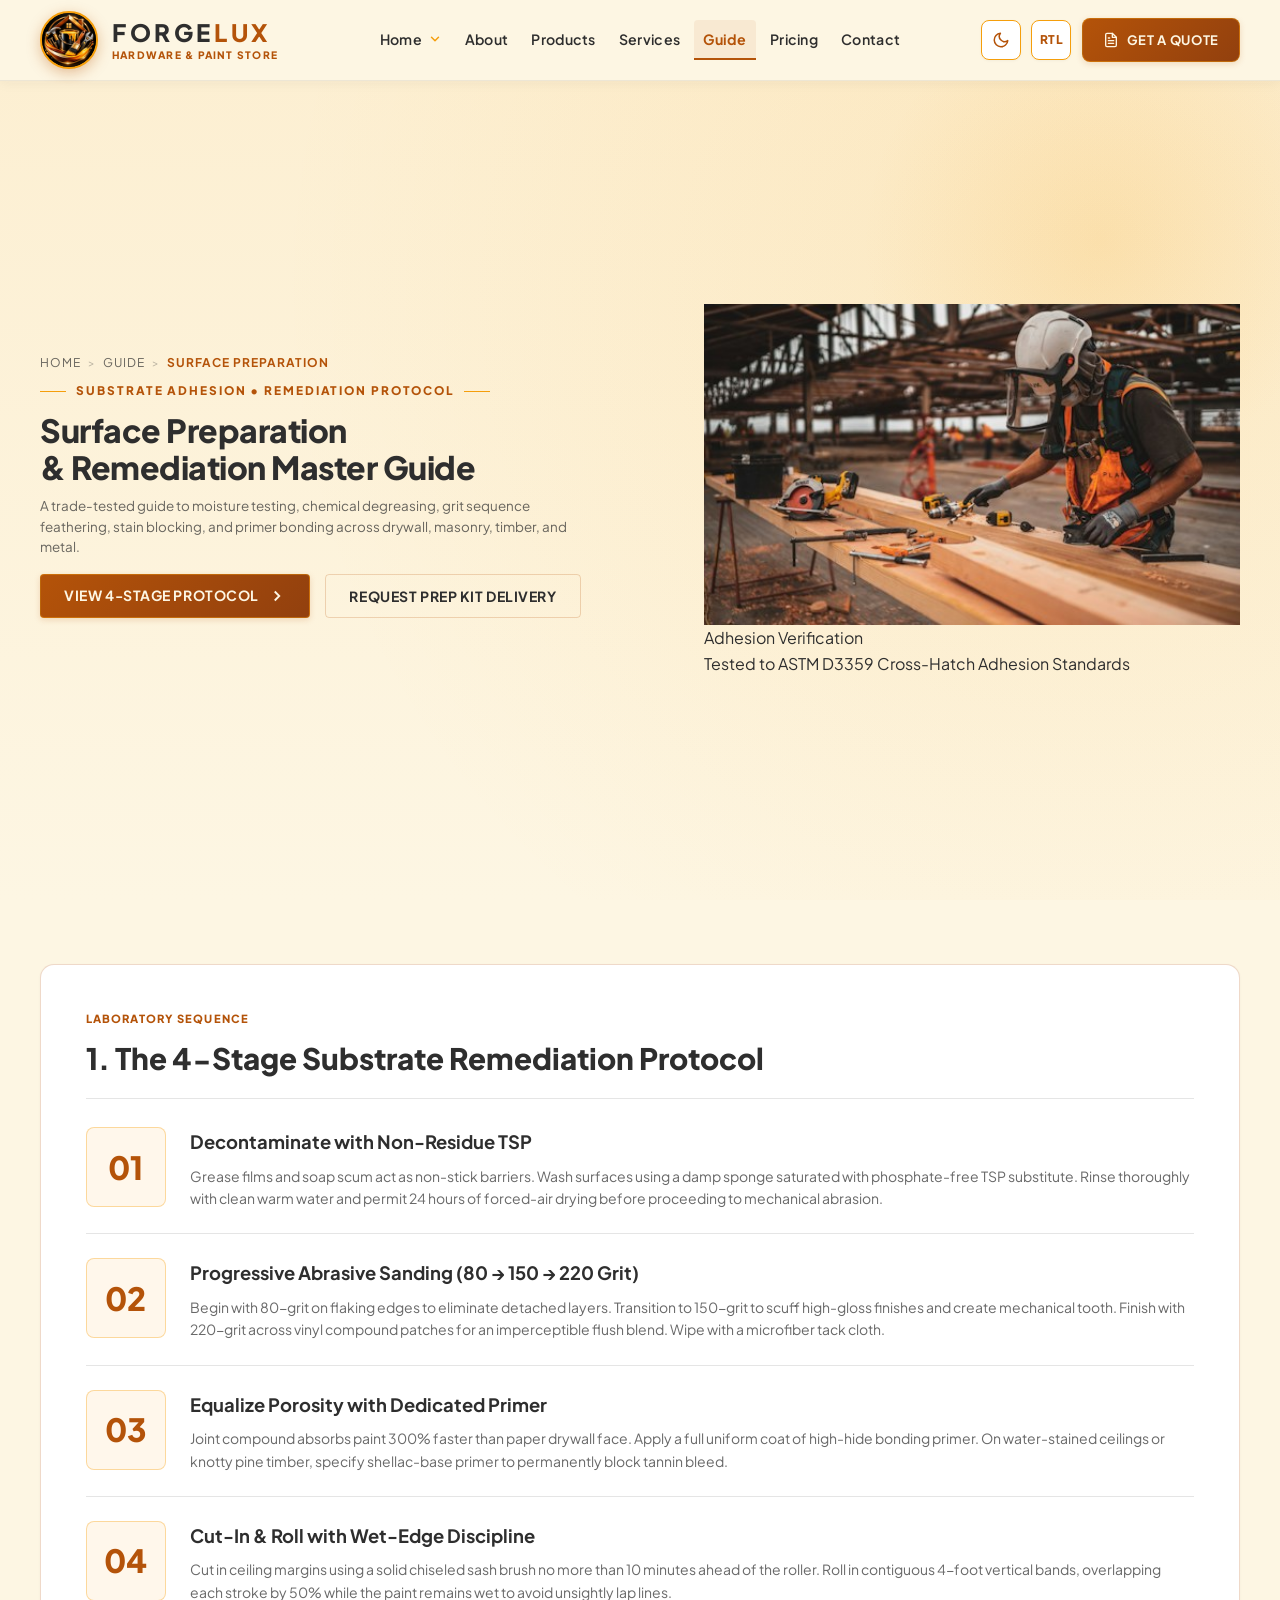
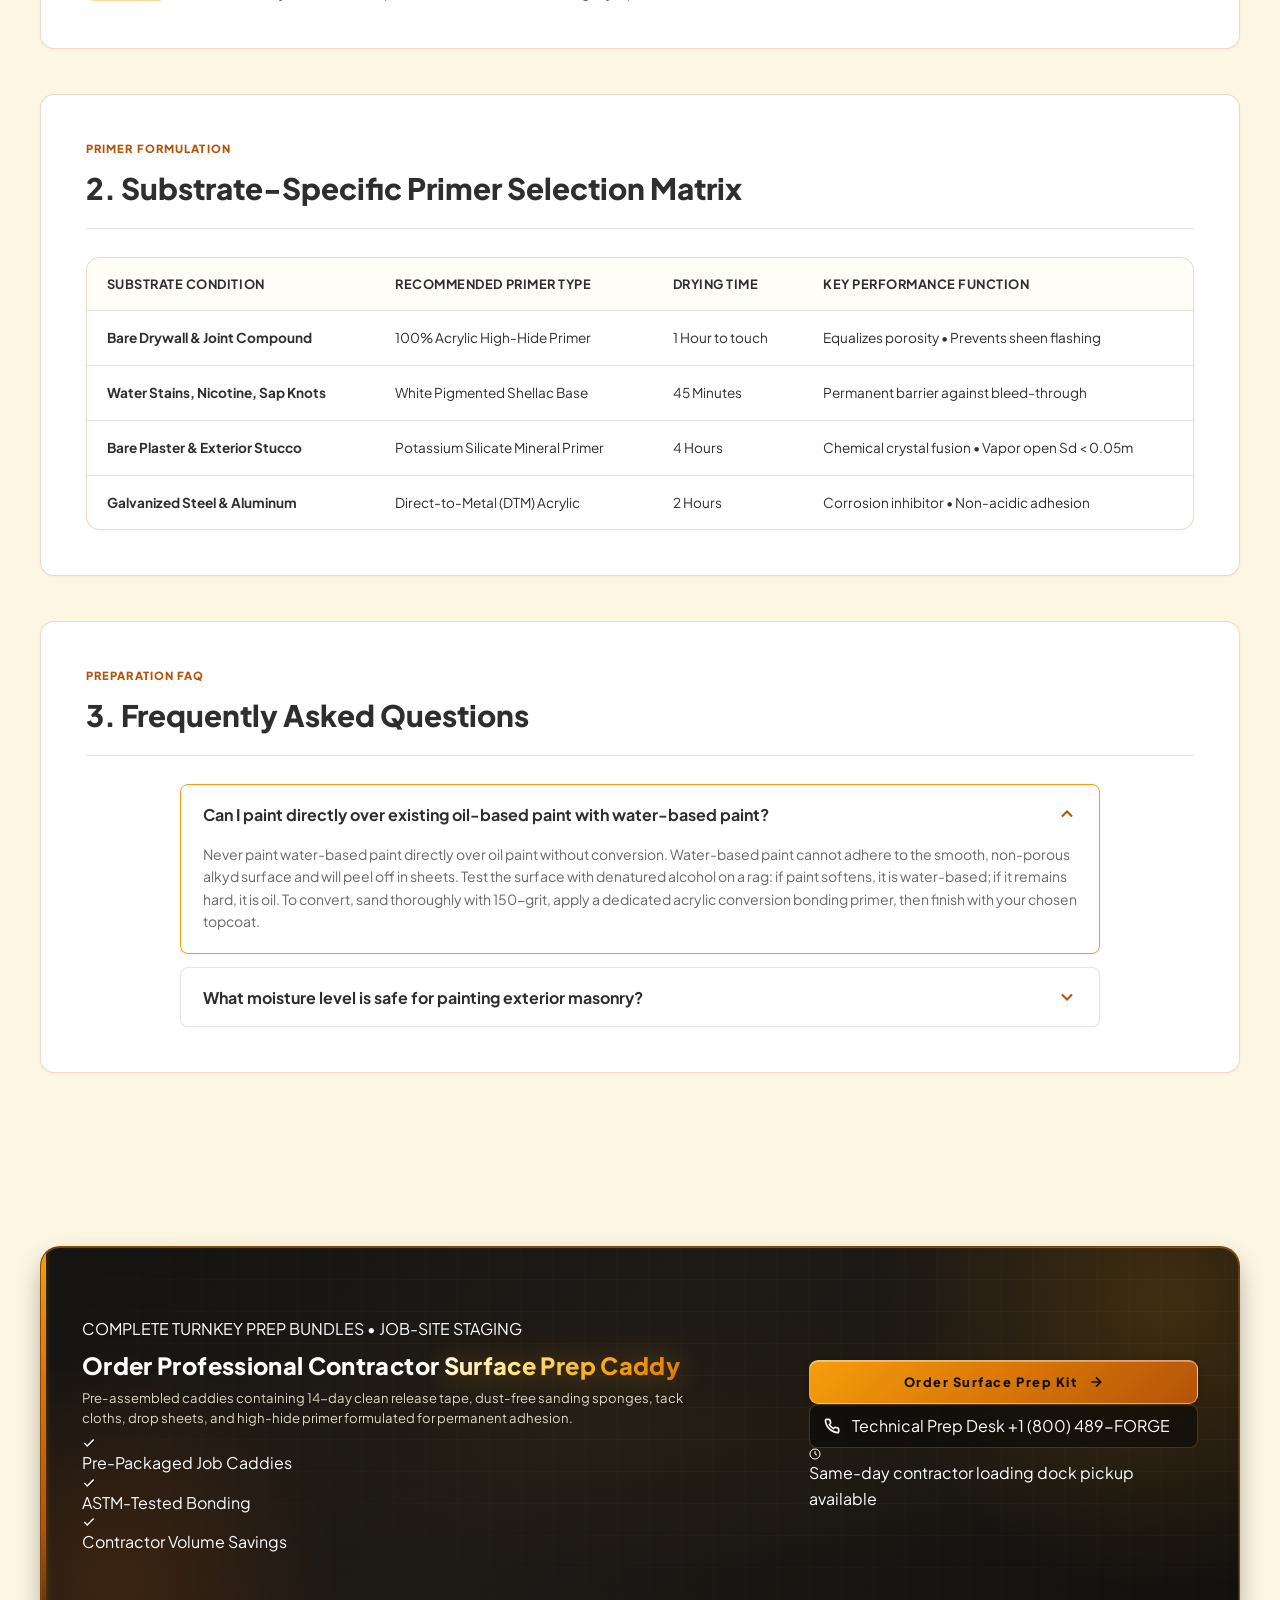
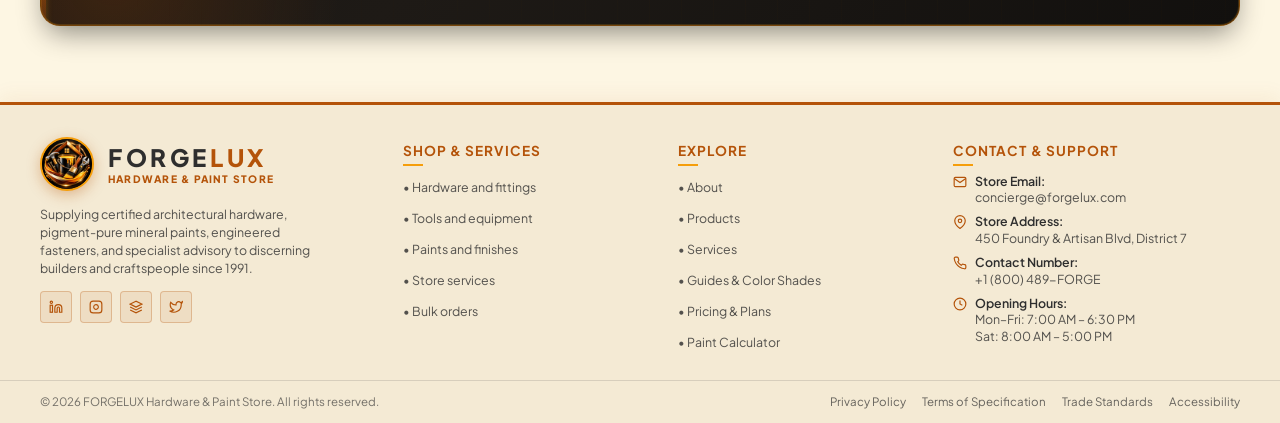
<file: guide-surface-prep.html>
<!DOCTYPE html>
<html lang="en" dir="ltr" data-theme="light">
<head>
  <meta charset="UTF-8">
  <meta name="viewport" content="width=device-width, initial-scale=1.0">
  <title>Surface Preparation &amp; Substrate Remediation — FORGELUX Guide</title>
  <meta name="description" content="Master protocol for substrate preparation, progressive grit sanding sequence, moisture testing, primer selection, and defect remediation by FORGELUX.">
  <link rel="icon" type="image/png" sizes="32x32" href="assets/images/favicon-32x32.png">
  <link rel="icon" type="image/png" sizes="16x16" href="assets/images/favicon-16x16.png">
  <link rel="shortcut icon" href="assets/images/favicon.ico">
  <link rel="apple-touch-icon" sizes="180x180" href="assets/images/apple-touch-icon.png">
  <link rel="stylesheet" href="index.css">
  <link rel="stylesheet" href="guide.css">
</head>
<body class="guide-detail-page">

  <!-- ==========================================================================
       Site Header (Preserved Exactly from Home 1 with Guide Active)
       ========================================================================== -->
  <header class="site-header" id="siteHeader">
    <div class="container header-inner">
      <!-- Left: Logo & Brand Name with Proper Alignment -->
      <a href="index.html" class="brand-link" aria-label="FORGELUX Home">
        <div class="logo-icon-wrap">
          <img src="assets/images/brand_logo.jpg" alt="FORGELUX Hardware &amp; Paint Store Logo" class="brand-logo-img">
        </div>
        <div class="brand-meta">
          <div class="brand-title">FORGE<span>LUX</span></div>
          <div class="brand-tagline">HARDWARE &amp; PAINT STORE</div>
        </div>
      </a>

      <!-- Middle: Navigation Order (Identical to Home 1, Guide Active) -->
      <nav class="main-nav" aria-label="Main Navigation">
        <ul class="nav-list">
          <!-- 1. Home (Dropdown) -->
          <li class="nav-item">
            <button type="button" class="nav-link dropdown-toggle" id="homeDropdownToggle" aria-haspopup="true" aria-expanded="false" aria-controls="homeDropdownMenu">
              Home
              <svg class="dropdown-icon" viewBox="0 0 24 24" fill="none" stroke="currentColor" stroke-width="2.5" stroke-linecap="round" stroke-linejoin="round">
                <polyline points="6 9 12 15 18 9"></polyline>
              </svg>
            </button>
            <div class="dropdown-menu" id="homeDropdownMenu" role="menu" aria-labelledby="homeDropdownToggle">
              <a href="index.html" class="dropdown-item" role="menuitem">
                <div>
                  <strong>Home 1</strong>
                  <span class="dropdown-item-desc">Flagship Showroom &amp; Retail</span>
                </div>
                <span class="dropdown-tag">Retail</span>
              </a>
              <a href="Home 2.html" class="dropdown-item" role="menuitem">
                <div>
                  <strong>Home 2</strong>
                  <span class="dropdown-item-desc">Pro Atelier &amp; Contractor Depot</span>
                </div>
                <span class="dropdown-tag">Depot</span>
              </a>
            </div>
          </li>
          <!-- 2. About -->
          <li class="nav-item">
            <a href="About.html" class="nav-link">About</a>
          </li>
          <!-- 4. Products -->
          <li class="nav-item">
            <a href="products.html" class="nav-link">Products</a>
          </li>
          <!-- 5. Services -->
          <li class="nav-item">
            <a href="Services.html" class="nav-link">Services</a>
          </li>
          <!-- 6. Guide (Active) -->
          <li class="nav-item">
            <a href="guide.html" class="nav-link active" aria-current="page">Guide</a>
          </li>
          <!-- 6. Pricing -->
          <li class="nav-item">
            <a href="pricing.html" class="nav-link">Pricing</a>
          </li>
          <!-- 7. Contact -->
          <li class="nav-item">
            <a href="contact.html" class="nav-link">Contact</a>
          </li>
        </ul>
      </nav>

      <!-- Right: Controls & Primary CTA -->
      <div class="header-controls">
        <button type="button" class="control-btn" id="themeToggle" aria-label="Switch between light and dark mode" title="Toggle Light / Dark Mode">
          <svg viewBox="0 0 24 24" fill="none" stroke="currentColor" stroke-width="2" stroke-linecap="round" stroke-linejoin="round">
            <path d="M21 12.79A9 9 0 1 1 11.21 3 7 7 0 0 0 21 12.79z"></path>
          </svg>
        </button>

        <button type="button" class="control-btn" id="rtlToggle" aria-label="Switch between LTR and RTL layout" title="Toggle LTR / RTL Direction">
          <span class="rtl-indicator">RTL</span>
        </button>

        <button type="button" class="btn-cta open-quote-modal" id="headerCtaBtn">
          <svg width="16" height="16" viewBox="0 0 24 24" fill="none" stroke="currentColor" stroke-width="2" stroke-linecap="round" stroke-linejoin="round">
            <path d="M14 2H6a2 2 0 0 0-2 2v16a2 2 0 0 0 2 2h12a2 2 0 0 0 2-2V8z"></path>
            <polyline points="14 2 14 8 20 8"></polyline>
            <line x1="16" y1="13" x2="8" y2="13"></line>
            <line x1="16" y1="17" x2="8" y2="17"></line>
            <polyline points="10 9 9 9 8 9"></polyline>
          </svg>
          <span>Get a Quote</span>
        </button>

        <button type="button" class="mobile-nav-toggle" id="mobileNavToggle" aria-label="Toggle Navigation Menu" aria-expanded="false" aria-controls="mobileDrawer">
          <span></span>
          <span></span>
          <span></span>
        </button>
      </div>
    </div>
  </header>

  <!-- Mobile Drawer -->
  <div class="mobile-backdrop" id="mobileBackdrop"></div>
  <aside class="mobile-drawer" id="mobileDrawer" role="dialog" aria-modal="true" aria-label="Mobile Navigation">
    <div class="mobile-drawer-header">
      <a href="index.html" class="brand-link" aria-label="FORGELUX Home">
        <div class="logo-icon-wrap">
          <img src="assets/images/brand_logo.jpg" alt="FORGELUX Hardware &amp; Paint Store Logo" class="brand-logo-img">
        </div>
        <div class="brand-meta">
          <div class="brand-title">FORGE<span>LUX</span></div>
          <div class="brand-tagline">HARDWARE &amp; PAINT STORE</div>
        </div>
      </a>
      <button type="button" class="mobile-drawer-close" id="mobileDrawerClose" aria-label="Close menu">
        <svg width="20" height="20" viewBox="0 0 24 24" fill="none" stroke="currentColor" stroke-width="2" stroke-linecap="round" stroke-linejoin="round">
          <line x1="18" y1="6" x2="6" y2="18"></line>
          <line x1="6" y1="6" x2="18" y2="18"></line>
        </svg>
      </button>
    </div>

    <nav class="mobile-drawer-nav">
      <div>
        <div class="mobile-nav-link">Home Versions</div>
        <div class="mobile-submenu">
          <a href="index.html" class="mobile-sub-link">
            Home 1 (Flagship Showroom) <span>Retail</span>
          </a>
          <a href="Home 2.html" class="mobile-sub-link">
            Home 2 (Pro Atelier &amp; Depot) <span>Depot</span>
          </a>
        </div>
      </div>
      <a href="About.html" class="mobile-nav-link">About</a>
      <a href="products.html" class="mobile-nav-link">Products</a>
      <a href="Services.html" class="mobile-nav-link">Services</a>
      <a href="guide.html" class="mobile-nav-link active">Guide</a>
      <a href="pricing.html" class="mobile-nav-link">Pricing</a>
      <a href="contact.html" class="mobile-nav-link">Contact Us</a>
    </nav>

    <div class="mobile-drawer-footer">
      <button type="button" class="btn-cta open-quote-modal" style="width: 100%;">
        Get a Quote
      </button>
    </div>
  </aside>

  <!-- Hero -->
  <main id="main-content">
    <section class="guide-hero">
      <div class="container guide-hero-grid">
        <div class="guide-hero-content">
          <nav class="guide-breadcrumbs" aria-label="Breadcrumb">
            <a href="index.html">Home</a>
            <span class="breadcrumb-sep">&gt;</span>
            <a href="guide.html">Guide</a>
            <span class="breadcrumb-sep">&gt;</span>
            <span class="breadcrumb-current">Surface Preparation</span>
          </nav>

          <span class="hero-subtitle">Substrate Adhesion &bull; Remediation Protocol</span>

          <h1 class="guide-hero-title">
            Surface Preparation <br>
            <span class="highlight">&amp; Remediation Master Guide</span>
          </h1>

          <p class="guide-hero-desc">
            A trade-tested guide to moisture testing, chemical degreasing, grit sequence feathering, stain blocking, and primer bonding across drywall, masonry, timber, and metal.
          </p>

          <div class="guide-hero-actions">
            <a href="#prep-sequence" class="btn-cta">
              <span>View 4-Stage Protocol</span>
              <svg width="18" height="18" viewBox="0 0 24 24" fill="none" stroke="currentColor" stroke-width="2.5"><polyline points="9 18 15 12 9 6"></polyline></svg>
            </a>
            <button type="button" class="btn-outline open-quote-modal">Request Prep Kit Delivery</button>
          </div>
        </div>

        <div class="guide-hero-visual">
          <div class="guide-hero-frame">
            <img src="assets/images/deal_brushes.jpg" alt="Professional sash paint brushes and microfibre rollers" class="guide-hero-img" width="800" height="600">
            <div class="hero-floating-glass-pill">
              <div>
                <div class="glass-pill-title">Adhesion Verification</div>
                <div class="glass-pill-sub">Tested to ASTM D3359 Cross-Hatch Adhesion Standards</div>
              </div>
            </div>
          </div>
        </div>
      </div>
    </section>

    <!-- Detail Content -->
    <section class="detail-content-section">
      <div class="container">

        <!-- 1. The 4-Stage Preparation Sequence -->
        <article class="detail-section-card" id="prep-sequence">
          <div class="detail-card-header">
            <span class="detail-card-badge">LABORATORY SEQUENCE</span>
            <h2 class="detail-card-title">1. The 4-Stage Substrate Remediation Protocol</h2>
          </div>

          <div class="detail-step-flow">
            <div class="step-flow-item">
              <div class="step-flow-num">01</div>
              <div class="step-flow-body">
                <h3 class="step-flow-title">Decontaminate with Non-Residue TSP</h3>
                <p class="step-flow-desc">
                  Grease films and soap scum act as non-stick barriers. Wash surfaces using a damp sponge saturated with phosphate-free TSP substitute. Rinse thoroughly with clean warm water and permit 24 hours of forced-air drying before proceeding to mechanical abrasion.
                </p>
              </div>
            </div>

            <div class="step-flow-item">
              <div class="step-flow-num">02</div>
              <div class="step-flow-body">
                <h3 class="step-flow-title">Progressive Abrasive Sanding (80 &rarr; 150 &rarr; 220 Grit)</h3>
                <p class="step-flow-desc">
                  Begin with 80-grit on flaking edges to eliminate detached layers. Transition to 150-grit to scuff high-gloss finishes and create mechanical tooth. Finish with 220-grit across vinyl compound patches for an imperceptible flush blend. Wipe with a microfiber tack cloth.
                </p>
              </div>
            </div>

            <div class="step-flow-item">
              <div class="step-flow-num">03</div>
              <div class="step-flow-body">
                <h3 class="step-flow-title">Equalize Porosity with Dedicated Primer</h3>
                <p class="step-flow-desc">
                  Joint compound absorbs paint 300% faster than paper drywall face. Apply a full uniform coat of high-hide bonding primer. On water-stained ceilings or knotty pine timber, specify shellac-base primer to permanently block tannin bleed.
                </p>
              </div>
            </div>

            <div class="step-flow-item">
              <div class="step-flow-num">04</div>
              <div class="step-flow-body">
                <h3 class="step-flow-title">Cut-In &amp; Roll with Wet-Edge Discipline</h3>
                <p class="step-flow-desc">
                  Cut in ceiling margins using a solid chiseled sash brush no more than 10 minutes ahead of the roller. Roll in contiguous 4-foot vertical bands, overlapping each stroke by 50% while the paint remains wet to avoid unsightly lap lines.
                </p>
              </div>
            </div>
          </div>
        </article>

        <!-- 2. Primer Selection Matrix -->
        <article class="detail-section-card">
          <div class="detail-card-header">
            <span class="detail-card-badge">PRIMER FORMULATION</span>
            <h2 class="detail-card-title">2. Substrate-Specific Primer Selection Matrix</h2>
          </div>

          <div class="guide-table-wrap">
            <table class="guide-table">
              <thead>
                <tr>
                  <th>Substrate Condition</th>
                  <th>Recommended Primer Type</th>
                  <th>Drying Time</th>
                  <th>Key Performance Function</th>
                </tr>
              </thead>
              <tbody>
                <tr>
                  <td><strong>Bare Drywall &amp; Joint Compound</strong></td>
                  <td>100% Acrylic High-Hide Primer</td>
                  <td>1 Hour to touch</td>
                  <td>Equalizes porosity &bull; Prevents sheen flashing</td>
                </tr>
                <tr>
                  <td><strong>Water Stains, Nicotine, Sap Knots</strong></td>
                  <td>White Pigmented Shellac Base</td>
                  <td>45 Minutes</td>
                  <td>Permanent barrier against bleed-through</td>
                </tr>
                <tr>
                  <td><strong>Bare Plaster &amp; Exterior Stucco</strong></td>
                  <td>Potassium Silicate Mineral Primer</td>
                  <td>4 Hours</td>
                  <td>Chemical crystal fusion &bull; Vapor open Sd &lt; 0.05m</td>
                </tr>
                <tr>
                  <td><strong>Galvanized Steel &amp; Aluminum</strong></td>
                  <td>Direct-to-Metal (DTM) Acrylic</td>
                  <td>2 Hours</td>
                  <td>Corrosion inhibitor &bull; Non-acidic adhesion</td>
                </tr>
              </tbody>
            </table>
          </div>
        </article>

        <!-- 3. FAQ -->
        <article class="detail-section-card">
          <div class="detail-card-header">
            <span class="detail-card-badge">PREPARATION FAQ</span>
            <h2 class="detail-card-title">3. Frequently Asked Questions</h2>
          </div>

          <div class="faq-accordion-list">
            <div class="faq-card is-open">
              <button type="button" class="faq-question-btn" aria-expanded="true">
                <span>Can I paint directly over existing oil-based paint with water-based paint?</span>
                <svg class="faq-icon" viewBox="0 0 24 24" fill="none" stroke="currentColor" stroke-width="2.5"><polyline points="6 9 12 15 18 9"></polyline></svg>
              </button>
              <div class="faq-answer">
                Never paint water-based paint directly over oil paint without conversion. Water-based paint cannot adhere to the smooth, non-porous alkyd surface and will peel off in sheets. Test the surface with denatured alcohol on a rag: if paint softens, it is water-based; if it remains hard, it is oil. To convert, sand thoroughly with 150-grit, apply a dedicated acrylic conversion bonding primer, then finish with your chosen topcoat.
              </div>
            </div>

            <div class="faq-card">
              <button type="button" class="faq-question-btn" aria-expanded="false">
                <span>What moisture level is safe for painting exterior masonry?</span>
                <svg class="faq-icon" viewBox="0 0 24 24" fill="none" stroke="currentColor" stroke-width="2.5"><polyline points="6 9 12 15 18 9"></polyline></svg>
              </button>
              <div class="faq-answer">
                Exterior masonry and stucco must measure below 12% moisture on a calibrated non-destructive meter. Fresh poured concrete requires a mandatory 28-day curing cycle to allow high internal alkalinity (pH &gt; 13) to neutralize before applying mineral silicate paint.
              </div>
          </div>
        </article>
      </div>
    </section>

    <!-- ==========================================================================
         SECTION: Premium Turnkey Surface Prep CTA Card (Exact 380px Height)
         ========================================================================== -->
    <section class="premium-cta-section" id="prep-cta" aria-label="Order Turnkey Surface Prep Kit">
      <div class="container">
        <div class="premium-cta-card">
          <div class="premium-cta-grid">
            <div class="premium-cta-content">
              <div class="premium-cta-badge">
                <span class="badge-dot"></span>
                <span>COMPLETE TURNKEY PREP BUNDLES &bull; JOB-SITE STAGING</span>
              </div>
              <h2 class="premium-cta-title">
                Order Professional Contractor <span class="highlight-gold">Surface Prep Caddy</span>
              </h2>
              <p class="premium-cta-desc">
                Pre-assembled caddies containing 14-day clean release tape, dust-free sanding sponges, tack cloths, drop sheets, and high-hide primer formulated for permanent adhesion.
              </p>
              <div class="premium-cta-specs">
                <div class="premium-cta-spec-item">
                  <svg width="14" height="14" viewBox="0 0 24 24" fill="none" stroke="currentColor" stroke-width="2.5"><polyline points="20 6 9 17 4 12"></polyline></svg>
                  <span>Pre-Packaged Job Caddies</span>
                </div>
                <div class="premium-cta-spec-item">
                  <svg width="14" height="14" viewBox="0 0 24 24" fill="none" stroke="currentColor" stroke-width="2.5"><polyline points="20 6 9 17 4 12"></polyline></svg>
                  <span>ASTM-Tested Bonding</span>
                </div>
                <div class="premium-cta-spec-item">
                  <svg width="14" height="14" viewBox="0 0 24 24" fill="none" stroke="currentColor" stroke-width="2.5"><polyline points="20 6 9 17 4 12"></polyline></svg>
                  <span>Contractor Volume Savings</span>
                </div>
              </div>
            </div>

            <div class="premium-cta-actions-box">
              <button type="button" class="premium-cta-btn-primary open-quote-modal">
                <span>Order Surface Prep Kit</span>
                <svg width="16" height="16" viewBox="0 0 24 24" fill="none" stroke="currentColor" stroke-width="2.5"><line x1="5" y1="12" x2="19" y2="12"></line><polyline points="12 5 19 12 12 19"></polyline></svg>
              </button>
              <a href="tel:+18004893674" class="premium-cta-hotline-item">
                <div class="premium-cta-hotline-icon">
                  <svg width="16" height="16" viewBox="0 0 24 24" fill="none" stroke="currentColor" stroke-width="2.5"><path d="M22 16.92v3a2 2 0 0 1-2.18 2 19.79 19.79 0 0 1-8.63-3.07 19.5 19.5 0 0 1-6-6 19.79 19.79 0 0 1-3.07-8.67A2 2 0 0 1 4.11 2h3a2 2 0 0 1 2 1.72 12.84 12.84 0 0 0 .7 2.81 2 2 0 0 1-.45 2.11L8.09 9.91a16 16 0 0 0 6 6l1.27-1.27a2 2 0 0 1 2.11-.45 12.84 12.84 0 0 0 2.81.7A2 2 0 0 1 22 16.92z"></path></svg>
                </div>
                <div class="premium-cta-hotline-text">
                  <span class="premium-cta-hotline-label">Technical Prep Desk</span>
                  <span class="premium-cta-hotline-num">+1 (800) 489-FORGE</span>
                </div>
              </a>
              <p class="premium-cta-micro-note">
                <svg width="12" height="12" viewBox="0 0 24 24" fill="none" stroke="currentColor" stroke-width="2"><circle cx="12" cy="12" r="10"></circle><polyline points="12 6 12 12 16 14"></polyline></svg>
                <span>Same-day contractor loading dock pickup available</span>
              </p>
            </div>
          </div>
        </div>
      </div>
    </section>
  </main>

  <!-- ==========================================================================
       Footer (Palette 4: Charcoal + Warm Cream + Copper Gold)
       ========================================================================== -->
  <footer class="site-footer" id="contact">
    <div class="container footer-grid">
      <div class="footer-brand">
        <a href="index.html" class="brand-link" aria-label="FORGELUX Home">
          <div class="logo-icon-wrap">
            <img src="assets/images/brand_logo.jpg" alt="FORGELUX Hardware &amp; Paint Store Logo" class="brand-logo-img">
          </div>
          <div class="brand-meta">
            <div class="brand-title">FORGE<span>LUX</span></div>
            <div class="brand-tagline">HARDWARE &amp; PAINT STORE</div>
          </div>
        </a>
        <p class="footer-brand-statement">
          Supplying certified architectural hardware, pigment-pure mineral paints, engineered fasteners, and specialist advisory to discerning builders and craftspeople since 1991.
        </p>
        <div class="footer-socials" aria-label="Social Media Links">
          <a href="#" class="social-link" aria-label="LinkedIn" title="LinkedIn">
            <svg viewBox="0 0 24 24" fill="none" stroke="currentColor" stroke-width="2"><path d="M16 8a6 6 0 0 1 6 6v7h-4v-7a2 2 0 0 0-2-2 2 2 0 0 0-2 2v7h-4v-7a6 6 0 0 1 6-6z"></path><rect x="2" y="9" width="4" height="12"></rect><circle cx="4" cy="4" r="2"></circle></svg>
          </a>
          <a href="#" class="social-link" aria-label="Instagram" title="Instagram">
            <svg viewBox="0 0 24 24" fill="none" stroke="currentColor" stroke-width="2"><rect x="2" y="2" width="20" height="20" rx="5" ry="5"></rect><path d="M16 11.37A4 4 0 1 1 12.63 8 4 4 0 0 1 16 11.37z"></path><line x1="17.5" y1="6.5" x2="17.51" y2="6.5"></line></svg>
          </a>
          <a href="#" class="social-link" aria-label="Houzz" title="Houzz">
            <svg viewBox="0 0 24 24" fill="none" stroke="currentColor" stroke-width="2"><polygon points="12 2 2 7 12 12 22 7 12 2"></polygon><polyline points="2 17 12 22 22 17"></polyline><polyline points="2 12 12 17 22 12"></polyline></svg>
          </a>
          <a href="#" class="social-link" aria-label="X / Twitter" title="X / Twitter">
            <svg viewBox="0 0 24 24" fill="none" stroke="currentColor" stroke-width="2"><path d="M23 3a10.9 10.9 0 0 1-3.14 1.53 4.48 4.48 0 0 0-7.86 3v1A10.66 10.66 0 0 1 3 4s-4 9 5 13a11.64 11.64 0 0 1-7 2c9 5 20 0 20-11.5a4.5 4.5 0 0 0-.08-.83A7.72 7.72 0 0 0 23 3z"></path></svg>
          </a>
        </div>
      </div>

      <div>
        <h4 class="footer-col-title">Shop &amp; Services</h4>
        <ul class="footer-links-list">
          <li><a href="products.html#fittings" class="footer-link">&bull; Hardware and fittings</a></li>
          <li><a href="products.html#tools" class="footer-link">&bull; Tools and equipment</a></li>
          <li><a href="products.html#paints" class="footer-link">&bull; Paints and finishes</a></li>
          <li><a href="Services.html" class="footer-link">&bull; Store services</a></li>
          <li><a href="Services Details.html?service=bulk-contractor-supply" class="footer-link">&bull; Bulk orders</a></li>
        </ul>
      </div>

      <div>
        <h4 class="footer-col-title">Explore</h4>
        <ul class="footer-links-list">
          <li><a href="About.html" class="footer-link">&bull; About</a></li>
          <li><a href="products.html" class="footer-link">&bull; Products</a></li>
          <li><a href="Services.html" class="footer-link">&bull; Services</a></li>
          <li><a href="guide.html" class="footer-link">&bull; Guides &amp; Color Shades</a></li>
          <li><a href="pricing.html" class="footer-link">&bull; Pricing &amp; Plans</a></li>
          <li><a href="index.html#calculator" class="footer-link">&bull; Paint Calculator</a></li>
        </ul>
      </div>

      <div>
        <h4 class="footer-col-title">Contact &amp; Support</h4>
        <div class="footer-contact-list">
          <div class="footer-contact-item">
            <svg class="footer-contact-icon" viewBox="0 0 24 24" fill="none" stroke="currentColor" stroke-width="2"><path d="M4 4h16c1.1 0 2 .9 2 2v12c0 1.1-.9 2-2 2H4c-1.1 0-2-.9-2-2V6c0-1.1.9-2 2-2z"></path><polyline points="22,6 12,13 2,6"></polyline></svg>
            <div>
              <strong>Store Email:</strong><br>
              concierge@forgelux.com
            </div>
          </div>
          <div class="footer-contact-item">
            <svg class="footer-contact-icon" viewBox="0 0 24 24" fill="none" stroke="currentColor" stroke-width="2"><path d="M21 10c0 7-9 13-9 13s-9-6-9-13a9 9 0 0 1 18 0z"></path><circle cx="12" cy="10" r="3"></circle></svg>
            <div>
              <strong>Store Address:</strong><br>
              450 Foundry &amp; Artisan Blvd, District 7
            </div>
          </div>
          <div class="footer-contact-item">
            <svg class="footer-contact-icon" viewBox="0 0 24 24" fill="none" stroke="currentColor" stroke-width="2"><path d="M22 16.92v3a2 2 0 0 1-2.18 2 19.79 19.79 0 0 1-8.63-3.07 19.5 19.5 0 0 1-6-6 19.79 19.79 0 0 1-3.07-8.67A2 2 0 0 1 4.11 2h3a2 2 0 0 1 2 1.72 12.84 12.84 0 0 0 .7 2.81 2 2 0 0 1-.45 2.11L8.09 9.91a16 16 0 0 0 6 6l1.27-1.27a2 2 0 0 1 2.11-.45 12.84 12.84 0 0 0 2.81.7A2 2 0 0 1 22 16.92z"></path></svg>
            <div>
              <strong>Contact Number:</strong><br>
              +1 (800) 489-FORGE
            </div>
          </div>
          <div class="footer-contact-item">
            <svg class="footer-contact-icon" viewBox="0 0 24 24" fill="none" stroke="currentColor" stroke-width="2"><circle cx="12" cy="12" r="10"></circle><polyline points="12 6 12 12 16 14"></polyline></svg>
            <div>
              <strong>Opening Hours:</strong><br>
              Mon&ndash;Fri: 7:00 AM &ndash; 6:30 PM<br>
              Sat: 8:00 AM &ndash; 5:00 PM
            </div>
          </div>
        </div>
      </div>
    </div>

    <div class="footer-bottom">
      <div class="container footer-bottom-inner">
        <div>
          &copy; 2026 FORGELUX Hardware &amp; Paint Store. All rights reserved.
        </div>
        <div class="footer-bottom-links">
          <a href="#">Privacy Policy</a>
          <a href="#">Terms of Specification</a>
          <a href="#">Trade Standards</a>
          <a href="#">Accessibility</a>
        </div>
      </div>
    </div>
  </footer>

  <!-- Modal -->
  <div class="modal-backdrop" id="quoteModalBackdrop" role="dialog" aria-modal="true" aria-labelledby="quoteModalTitle">
    <div class="modal-dialog">
      <div class="modal-header">
        <div>
          <h2 class="modal-title" id="quoteModalTitle">Request Project Specification Quote</h2>
          <p style="font-size: 0.8rem; color: var(--text-muted); margin-top: 2px;">
            Immediate trade estimation backed by Palette 4 architectural standards
          </p>
        </div>
        <button type="button" class="modal-close" id="quoteModalClose" aria-label="Close dialog">
          <svg width="20" height="20" viewBox="0 0 24 24" fill="none" stroke="currentColor" stroke-width="2"><line x1="18" y1="6" x2="6" y2="18"></line><line x1="6" y1="6" x2="18" y2="18"></line></svg>
        </button>
      </div>

      <form id="quoteForm">
        <div class="form-group-grid">
          <div class="form-group">
            <label for="quoteCategory" class="form-label">Material Category</label>
            <select id="quoteCategory" class="form-select">
              <option value="hardware">Architectural Hardware &amp; Mortise Sets</option>
              <option value="paint" selected>Bespoke Mineral Paint &amp; Tinting</option>
              <option value="tools">Precision Artisan Tooling</option>
              <option value="bulk">Bulk Fasteners &amp; Structural Hardware</option>
            </select>
          </div>
          <div class="form-group">
            <label for="quoteQuantity" class="form-label">Quantity / Coverage (Sq Ft or Units)</label>
            <input type="number" id="quoteQuantity" class="form-input" value="150" min="10" step="10">
          </div>
        </div>

        <div class="form-group-grid">
          <div class="form-group">
            <label for="quoteGrade" class="form-label">Procurement Tier</label>
            <select id="quoteGrade" class="form-select">
              <option value="retail">Studio / Retail Standard</option>
              <option value="trade" selected>Licensed Trade Contractor (-15%)</option>
              <option value="architectural">Architectural Custom Specification (+35%)</option>
            </select>
          </div>
          <div class="form-group">
            <label for="quoteFinish" class="form-label">Preferred Finish</label>
            <select id="quoteFinish" class="form-select">
              <option value="copper-brown">Copper Brown Patina (#B45309)</option>
              <option value="copper-gold">Burnished Copper Gold (#F59E0B)</option>
              <option value="cream">Warm Cream Enamel (#FDF6E3)</option>
              <option value="charcoal">Smoked Charcoal Bronze (#2E2E2E)</option>
            </select>
          </div>
        </div>

        <div style="background: var(--bg-surface-accent); border: 1px solid var(--border-medium); border-radius: var(--radius-sm); padding: 1rem; margin-bottom: 1.25rem; display: flex; align-items: center; justify-content: space-between;">
          <div>
            <span style="font-size: 0.72rem; font-weight: 700; text-transform: uppercase; color: var(--c-primary); letter-spacing: 0.08em; display: block;">
              Estimated Trade Specification Total
            </span>
            <span style="font-size: 0.75rem; color: var(--text-muted);">
              Excludes freight discounts and specialized job-site crane delivery
            </span>
          </div>
          <div style="font-family: var(--font-heading); font-size: 1.6rem; font-weight: 800; color: var(--c-primary);" id="quoteEstimatedValue">
            $2,295
          </div>
        </div>

        <div class="form-group-grid">
          <div class="form-group">
            <label for="quoteClientName" class="form-label">Your Name *</label>
            <input type="text" id="quoteClientName" class="form-input" placeholder="e.g. Marcus Stone" required>
          </div>
          <div class="form-group">
            <label for="quoteClientEmail" class="form-label">Email Address *</label>
            <input type="email" id="quoteClientEmail" class="form-input" placeholder="e.g. mstone@forgearchitecture.com" required>
          </div>
        </div>

        <div class="form-group">
          <label for="quoteNotes" class="form-label">Job Site Location &amp; Requirements</label>
          <textarea id="quoteNotes" class="form-textarea" style="min-height: 80px;" placeholder="Include blueprint references, delivery date requirements, or custom door handings..."></textarea>
        </div>

        <button type="submit" class="btn-cta" style="width: 100%; margin-top: 1rem;">
          Confirm &amp; Transmit Quotation Request
        </button>
      </form>
    </div>
  </div>

  <script src="index.js"></script>
  <script src="guide.js"></script>
</body>
</html>
</file>
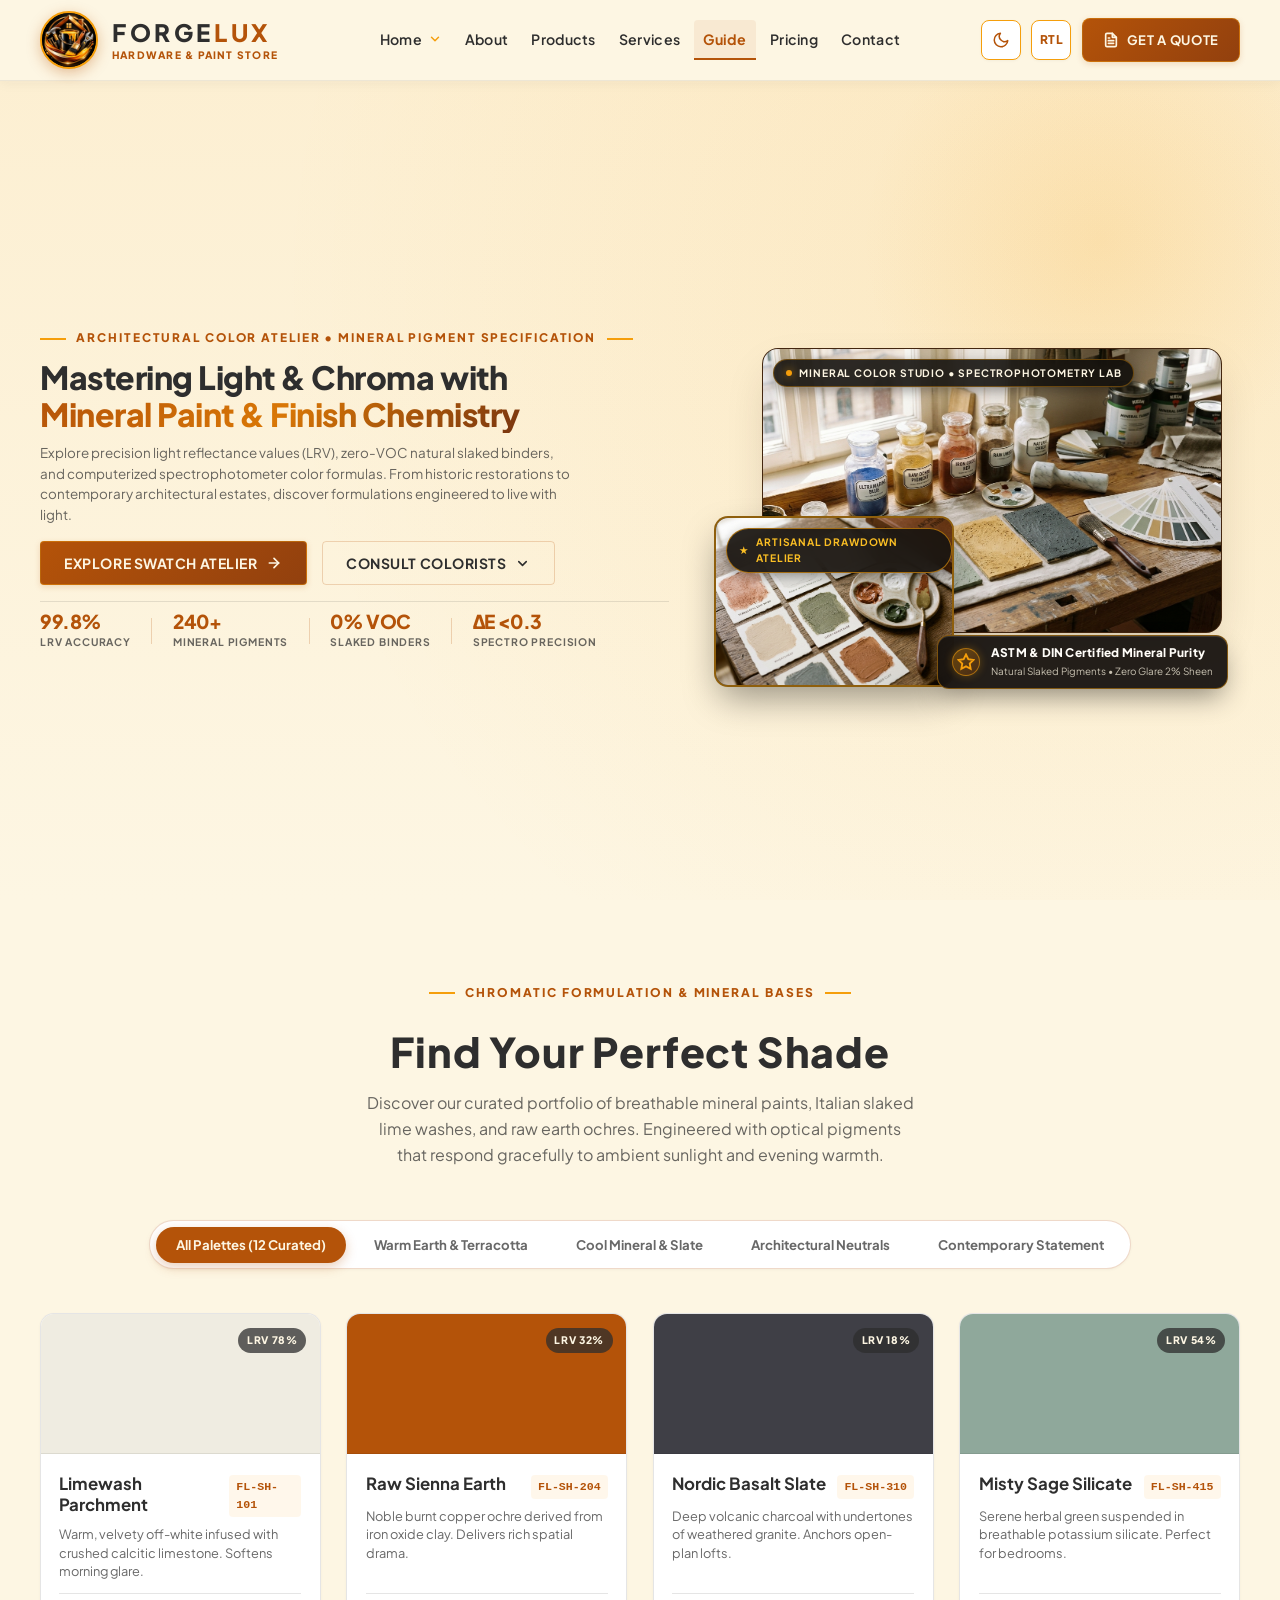
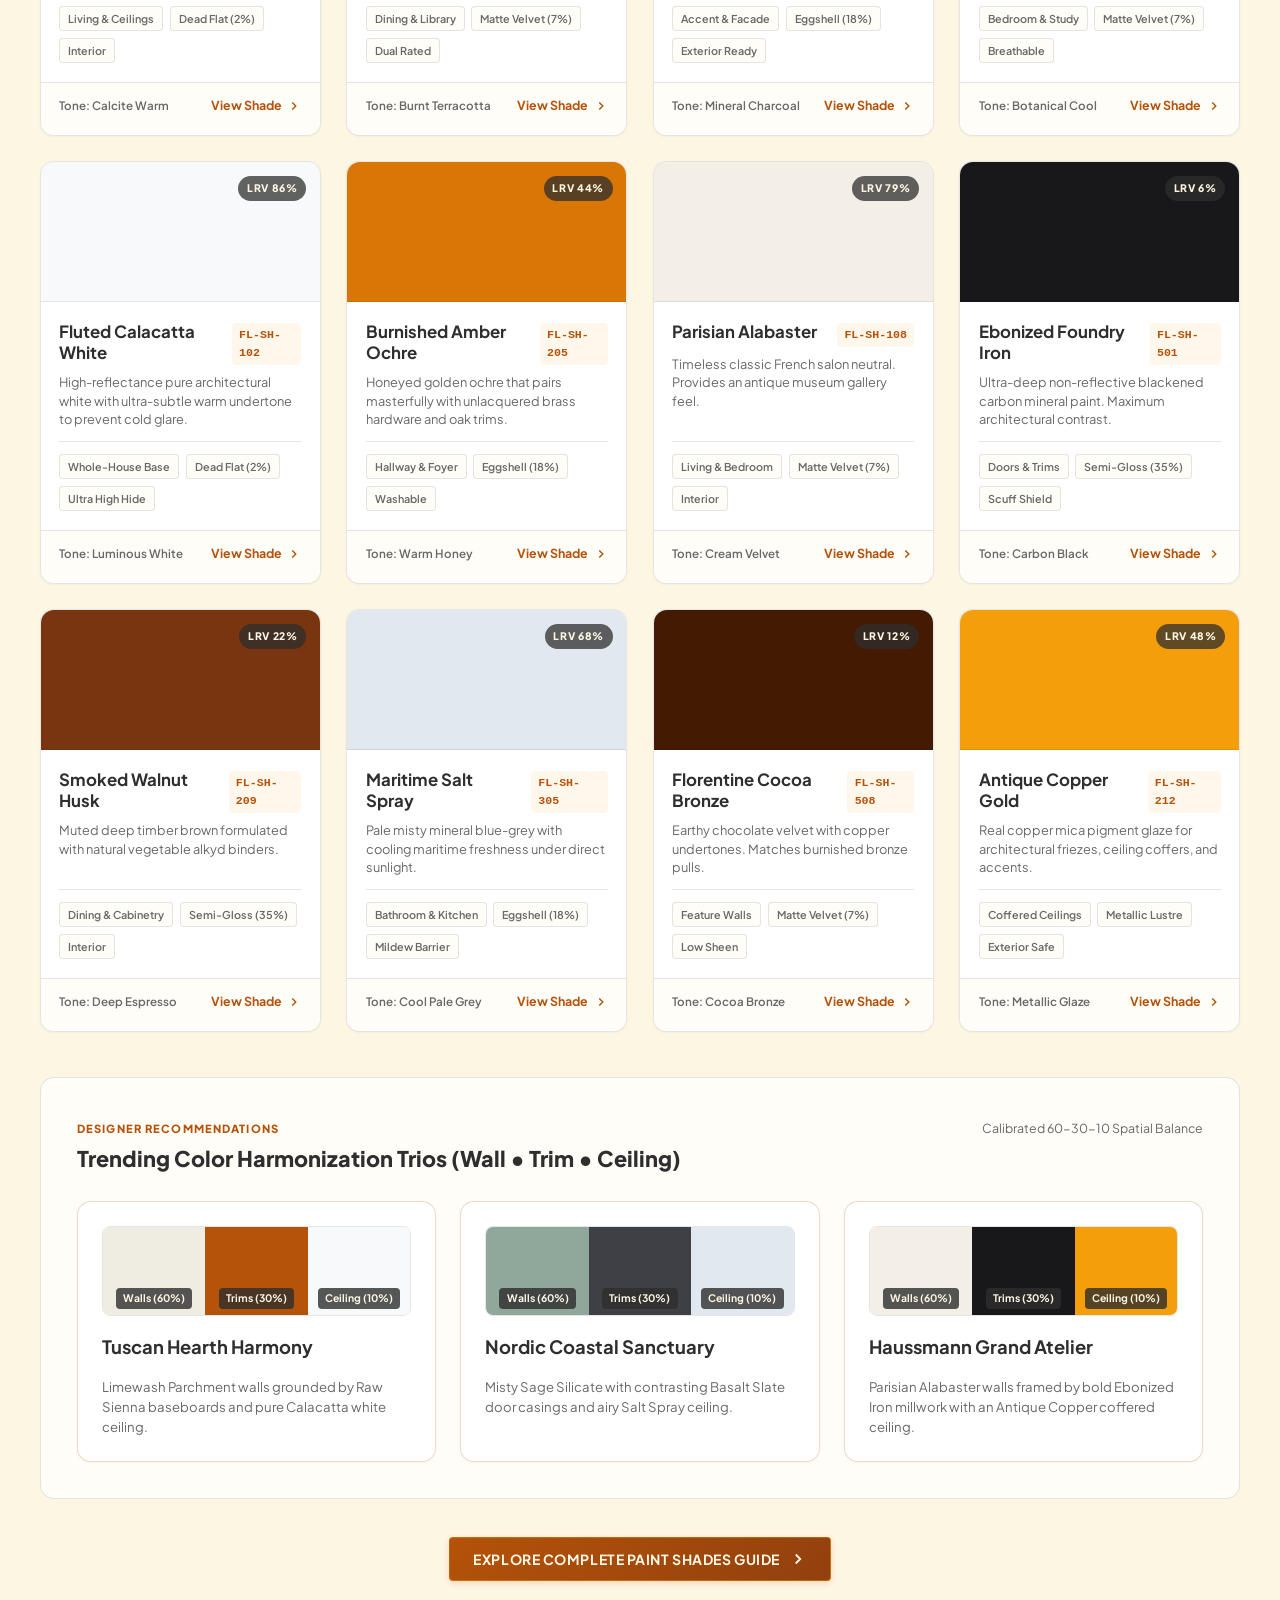
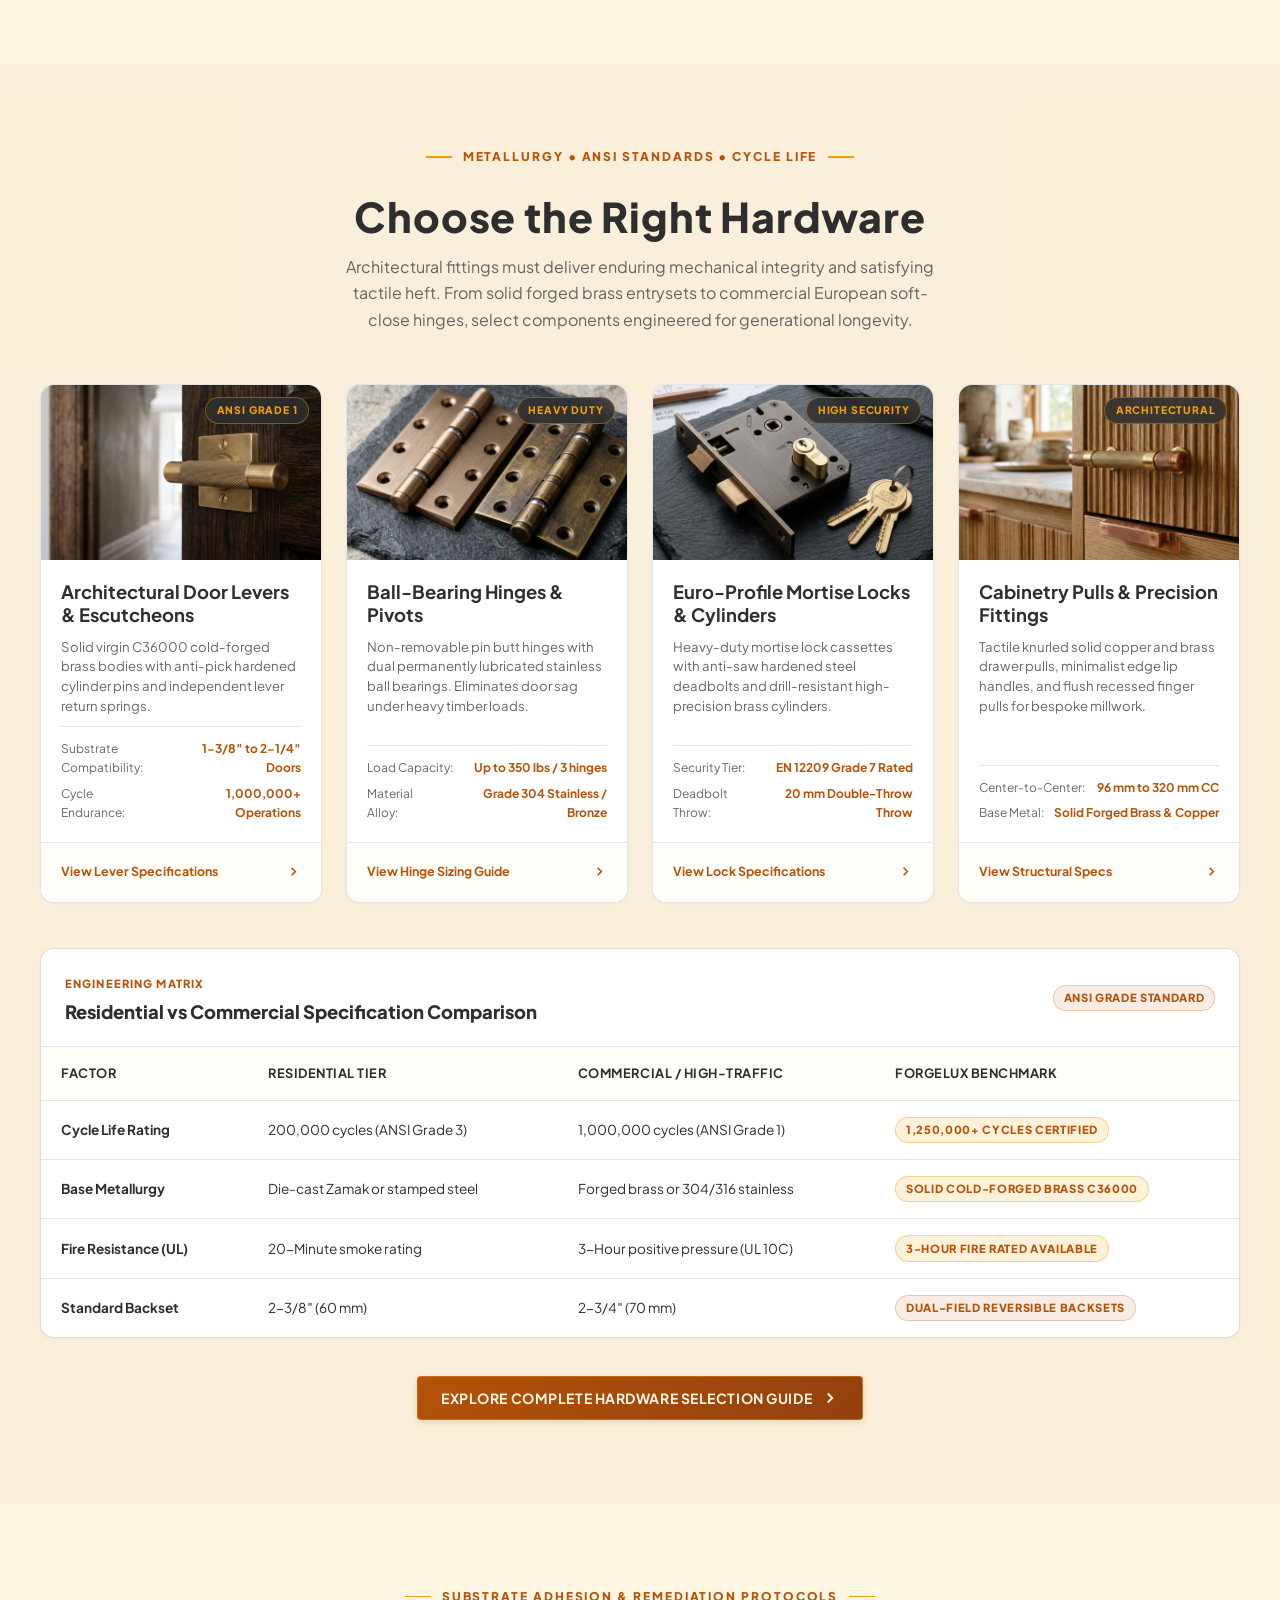
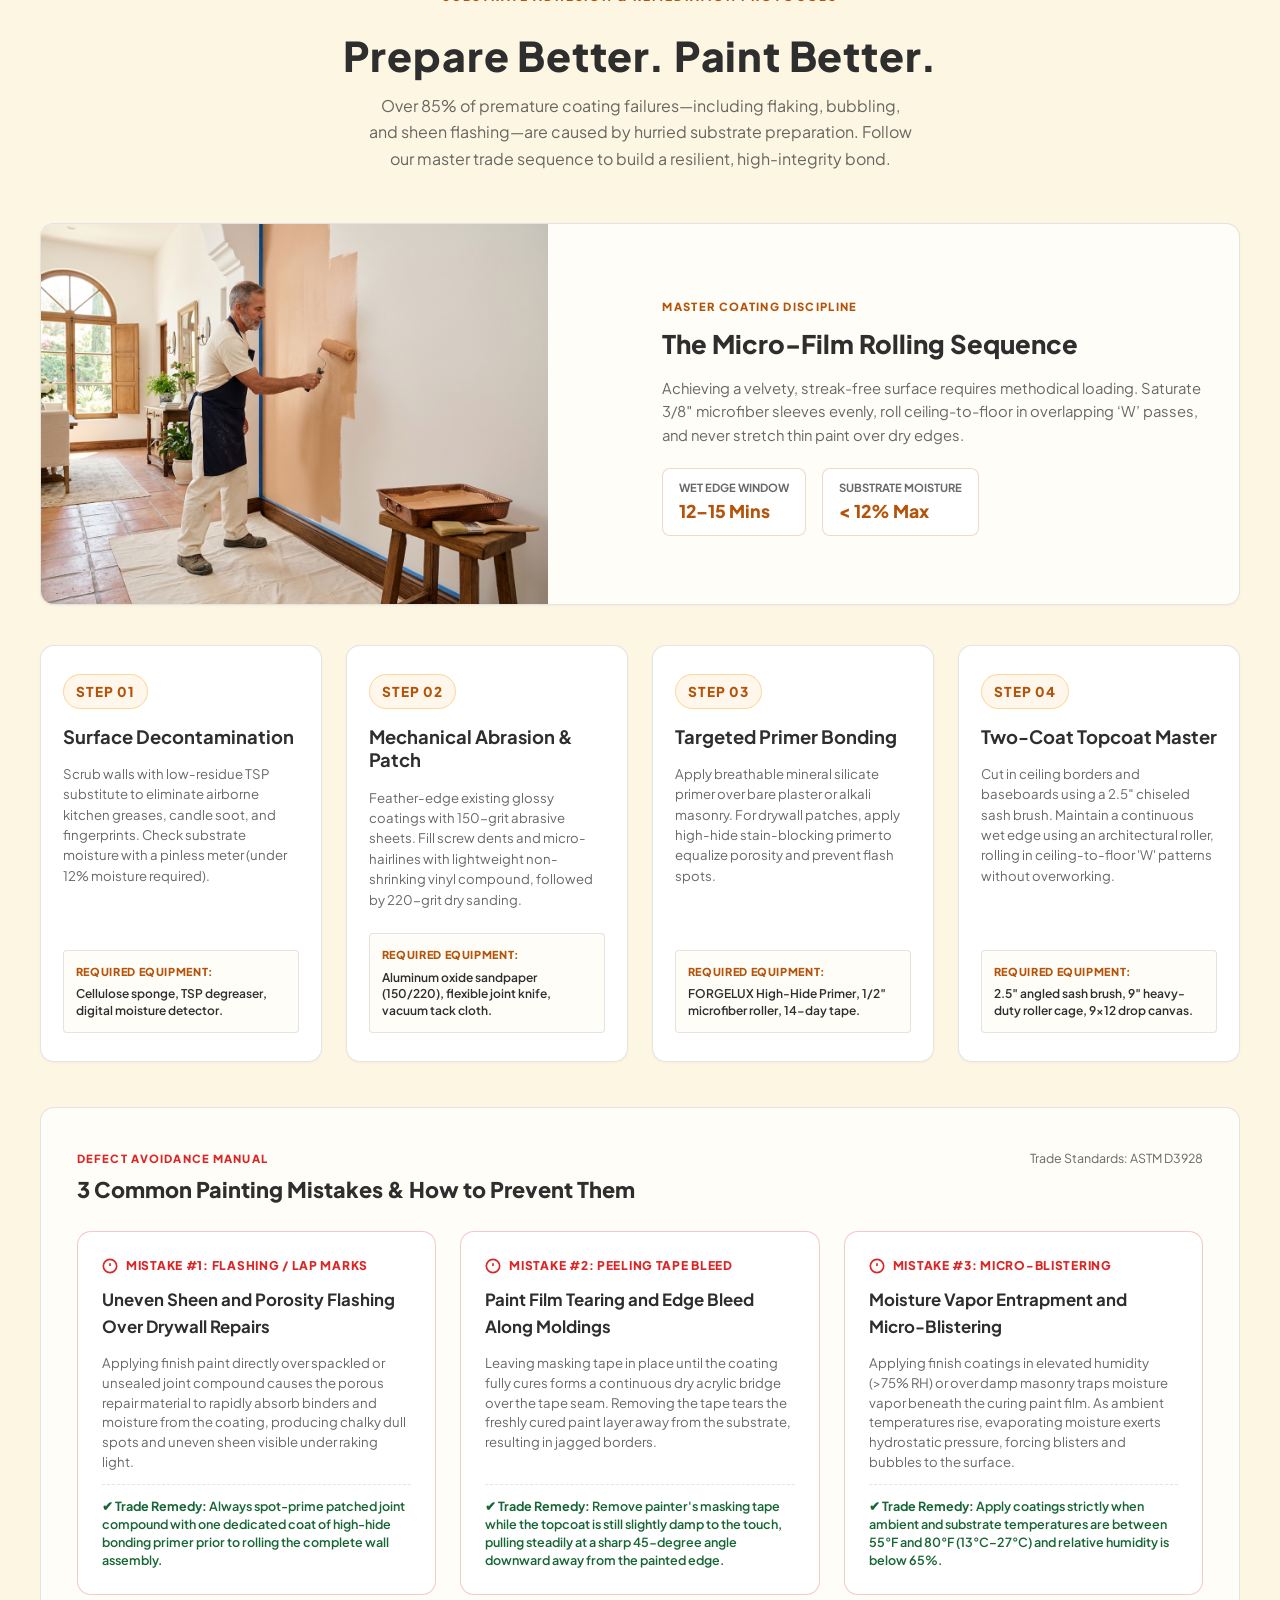
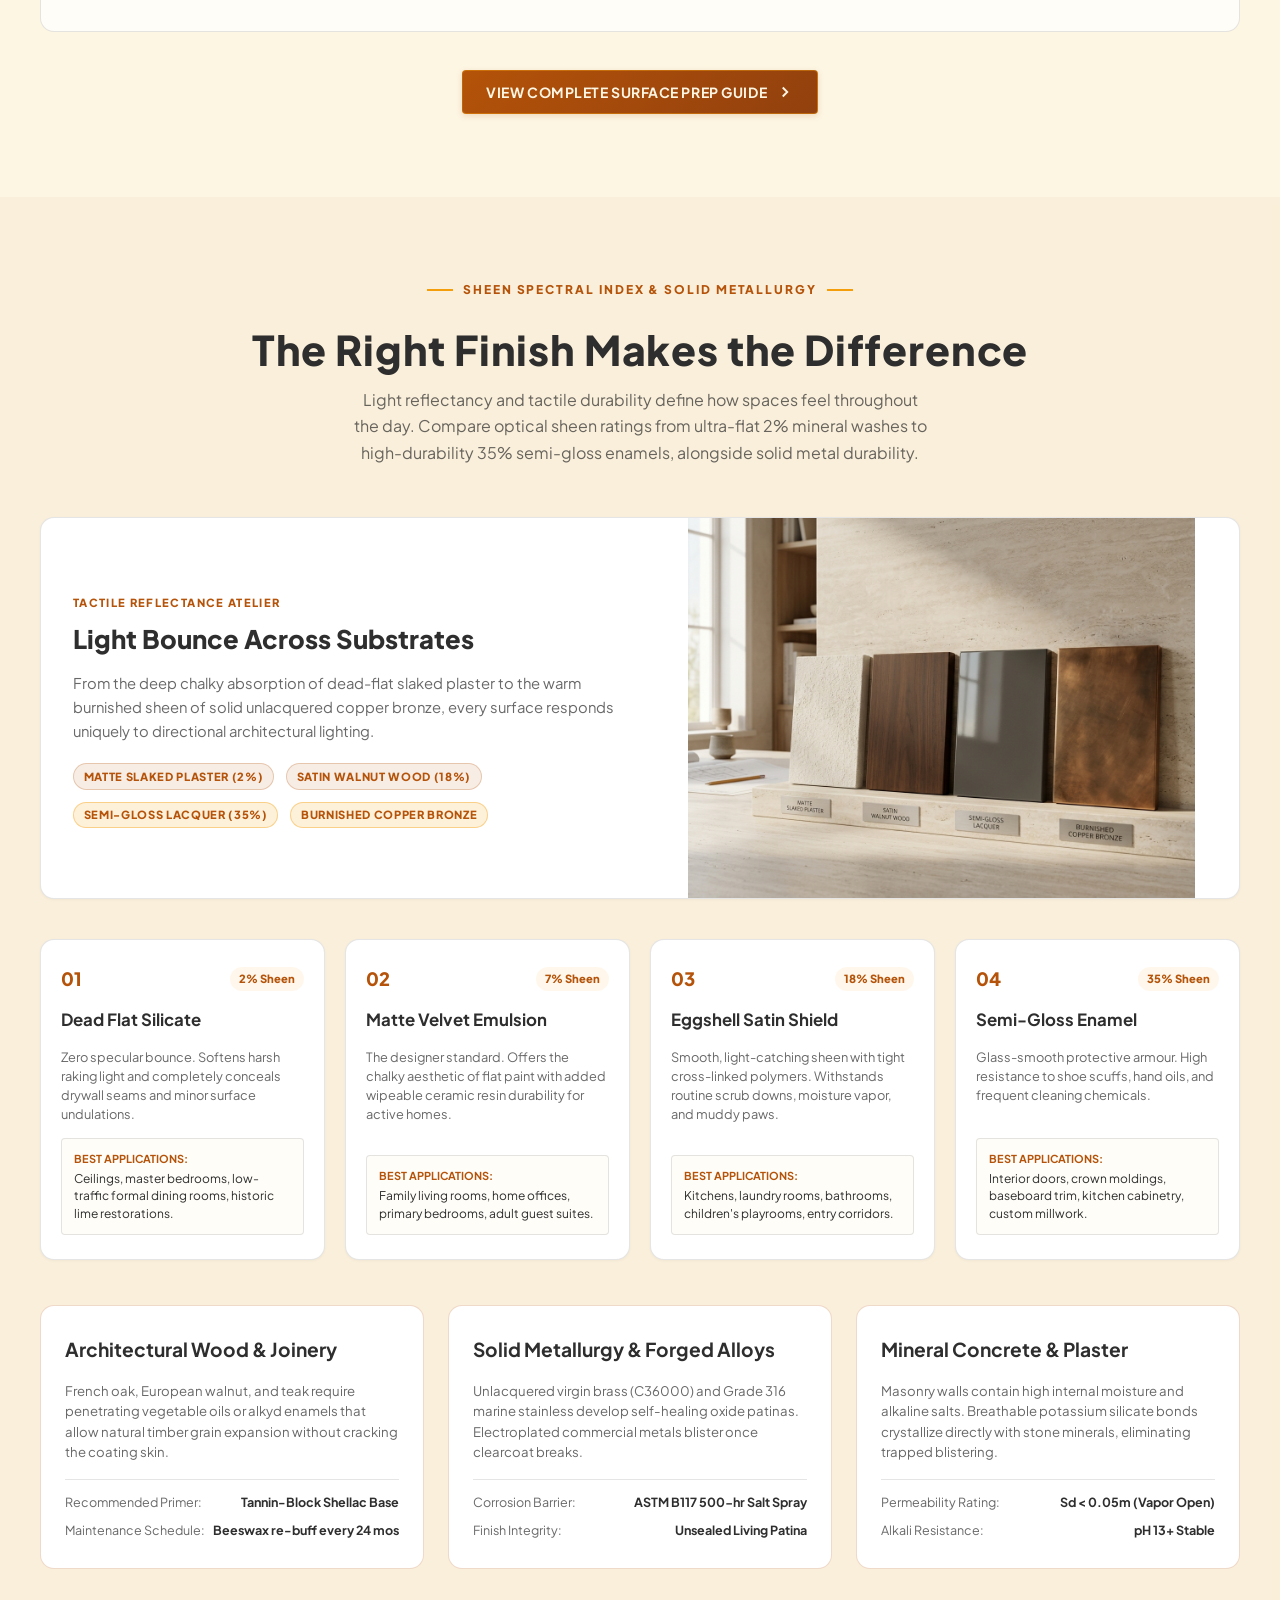
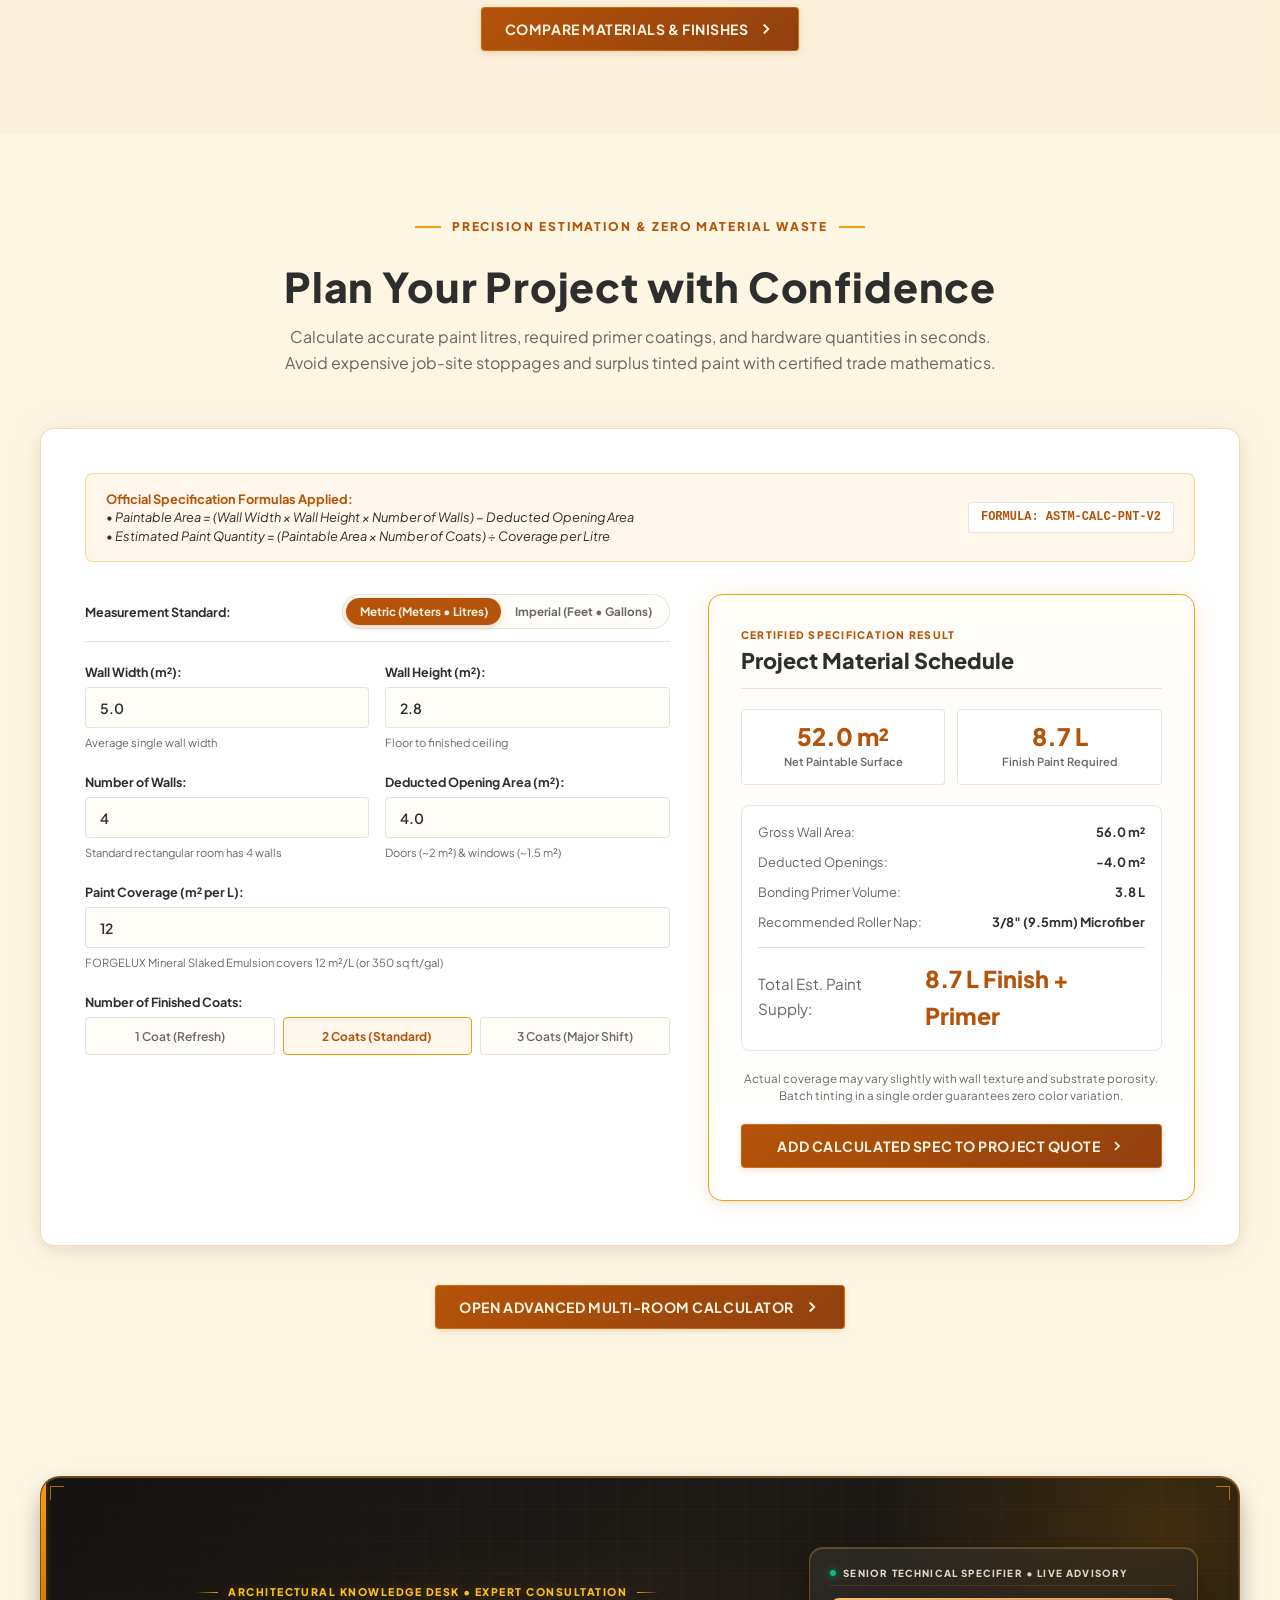
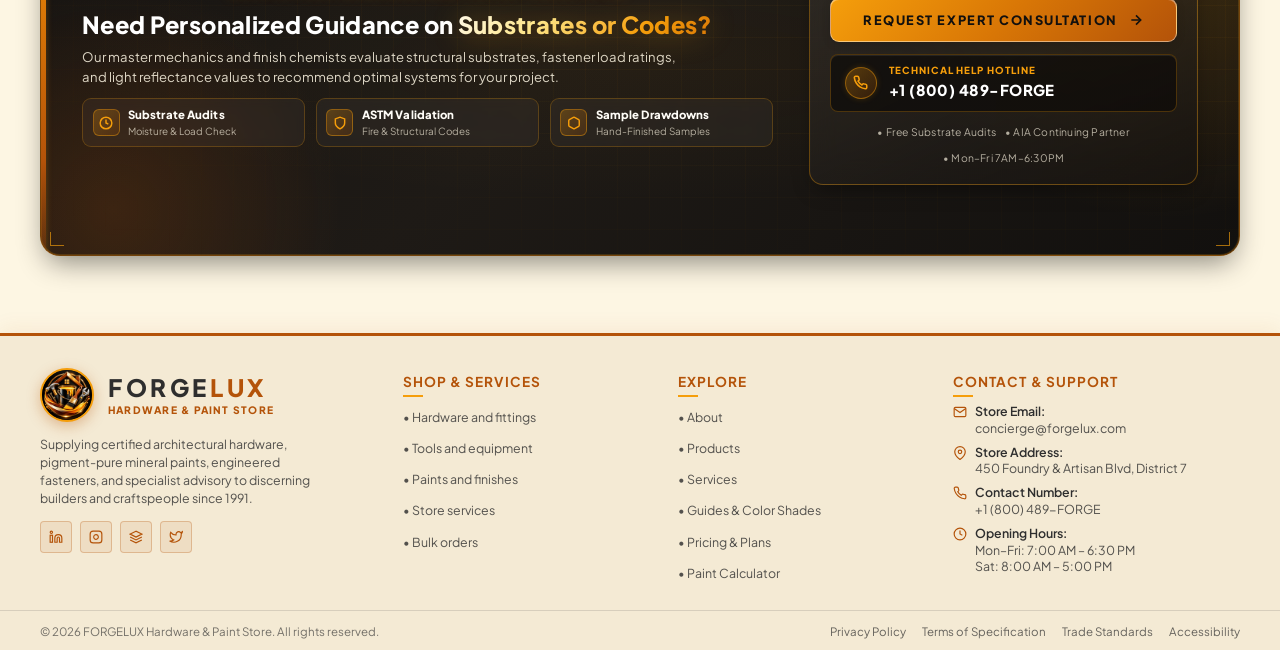
<file: guide.html>
<!DOCTYPE html>
<html lang="en" dir="ltr" data-theme="light">
<head>
  <meta charset="UTF-8">
  <meta name="viewport" content="width=device-width, initial-scale=1.0">
  <title>Architectural Guides &amp; Color Shade Specification &mdash; FORGELUX | Paints &bull; Hardware &bull; Materials</title>
  <meta name="description" content="Master architectural guides by FORGELUX: Mineral paint shade guides, certified hardware selection, substrate surface preparation protocols, finish comparisons, and precision project quantity calculators.">
  <link rel="icon" type="image/png" sizes="32x32" href="assets/images/favicon-32x32.png">
  <link rel="icon" type="image/png" sizes="16x16" href="assets/images/favicon-16x16.png">
  <link rel="shortcut icon" href="assets/images/favicon.ico">
  <link rel="apple-touch-icon" sizes="180x180" href="assets/images/apple-touch-icon.png">
  <link rel="stylesheet" href="index.css">
  <link rel="stylesheet" href="guide.css">
</head>
<body class="guide-page">

  <!-- ==========================================================================
       Site Header (Preserved Exactly from Home 1 with Guide Active)
       ========================================================================== -->
  <header class="site-header" id="siteHeader">
    <div class="container header-inner">
      <!-- Left: Logo & Brand Name with Proper Alignment -->
      <a href="index.html" class="brand-link" aria-label="FORGELUX Home">
        <div class="logo-icon-wrap">
          <img src="assets/images/brand_logo.jpg" alt="FORGELUX Hardware &amp; Paint Store Logo" class="brand-logo-img">
        </div>
        <div class="brand-meta">
          <div class="brand-title">FORGE<span>LUX</span></div>
          <div class="brand-tagline">HARDWARE &amp; PAINT STORE</div>
        </div>
      </a>

      <!-- Middle: Navigation Order (Identical to Home 1, Guide Active) -->
      <nav class="main-nav" aria-label="Main Navigation">
        <ul class="nav-list">
          <!-- 1. Home (Dropdown) -->
          <li class="nav-item">
            <button type="button" class="nav-link dropdown-toggle" id="homeDropdownToggle" aria-haspopup="true" aria-expanded="false" aria-controls="homeDropdownMenu">
              Home
              <svg class="dropdown-icon" viewBox="0 0 24 24" fill="none" stroke="currentColor" stroke-width="2.5" stroke-linecap="round" stroke-linejoin="round">
                <polyline points="6 9 12 15 18 9"></polyline>
              </svg>
            </button>
            <div class="dropdown-menu" id="homeDropdownMenu" role="menu" aria-labelledby="homeDropdownToggle">
              <a href="index.html" class="dropdown-item" role="menuitem">
                <div>
                  <strong>Home 1</strong>
                  <span class="dropdown-item-desc">Flagship Showroom &amp; Retail</span>
                </div>
                <span class="dropdown-tag">Retail</span>
              </a>
              <a href="Home 2.html" class="dropdown-item" role="menuitem">
                <div>
                  <strong>Home 2</strong>
                  <span class="dropdown-item-desc">Pro Atelier &amp; Contractor Depot</span>
                </div>
                <span class="dropdown-tag">Depot</span>
              </a>
            </div>
          </li>
          <!-- 2. About -->
          <li class="nav-item">
            <a href="About.html" class="nav-link">About</a>
          </li>
          <!-- 4. Products -->
          <li class="nav-item">
            <a href="products.html" class="nav-link">Products</a>
          </li>
          <!-- 5. Services -->
          <li class="nav-item">
            <a href="Services.html" class="nav-link">Services</a>
          </li>
          <!-- 6. Guide (Active) -->
          <li class="nav-item">
            <a href="guide.html" class="nav-link active" aria-current="page">Guide</a>
          </li>
          <!-- 6. Pricing -->
          <li class="nav-item">
            <a href="pricing.html" class="nav-link">Pricing</a>
          </li>
          <!-- 7. Contact -->
          <li class="nav-item">
            <a href="contact.html" class="nav-link">Contact</a>
          </li>
        </ul>
      </nav>

      <!-- Right: Controls & Primary CTA -->
      <div class="header-controls">
        <button type="button" class="control-btn" id="themeToggle" aria-label="Switch between light and dark mode" title="Toggle Light / Dark Mode">
          <svg viewBox="0 0 24 24" fill="none" stroke="currentColor" stroke-width="2" stroke-linecap="round" stroke-linejoin="round">
            <path d="M21 12.79A9 9 0 1 1 11.21 3 7 7 0 0 0 21 12.79z"></path>
          </svg>
        </button>

        <button type="button" class="control-btn" id="rtlToggle" aria-label="Switch between LTR and RTL layout" title="Toggle LTR / RTL Direction">
          <span class="rtl-indicator">RTL</span>
        </button>

        <button type="button" class="btn-cta open-quote-modal" id="headerCtaBtn">
          <svg width="16" height="16" viewBox="0 0 24 24" fill="none" stroke="currentColor" stroke-width="2.5" stroke-linecap="round" stroke-linejoin="round">
            <path d="M14 2H6a2 2 0 0 0-2 2v16a2 2 0 0 0 2 2h12a2 2 0 0 0 2-2V8z"></path>
            <polyline points="14 2 14 8 20 8"></polyline>
            <line x1="16" y1="13" x2="8" y2="13"></line>
            <line x1="16" y1="17" x2="8" y2="17"></line>
            <polyline points="10 9 9 9 8 9"></polyline>
          </svg>
          <span>Get a Quote</span>
        </button>

        <button type="button" class="mobile-nav-toggle" id="mobileNavToggle" aria-label="Toggle Navigation Menu" aria-expanded="false" aria-controls="mobileDrawer">
          <span></span>
          <span></span>
          <span></span>
        </button>
      </div>
    </div>
  </header>

  <!-- Mobile Drawer -->
  <div class="mobile-backdrop" id="mobileBackdrop"></div>
  <aside class="mobile-drawer" id="mobileDrawer" role="dialog" aria-modal="true" aria-label="Mobile Navigation">
    <div class="mobile-drawer-header">
      <a href="index.html" class="brand-link" aria-label="FORGELUX Home">
        <div class="logo-icon-wrap">
          <img src="assets/images/brand_logo.jpg" alt="FORGELUX Hardware &amp; Paint Store Logo" class="brand-logo-img">
        </div>
        <div class="brand-meta">
          <div class="brand-title">FORGE<span>LUX</span></div>
          <div class="brand-tagline">HARDWARE &amp; PAINT STORE</div>
        </div>
      </a>
      <button type="button" class="mobile-drawer-close" id="mobileDrawerClose" aria-label="Close menu">
        <svg width="20" height="20" viewBox="0 0 24 24" fill="none" stroke="currentColor" stroke-width="2" stroke-linecap="round" stroke-linejoin="round">
          <line x1="18" y1="6" x2="6" y2="18"></line>
          <line x1="6" y1="6" x2="18" y2="18"></line>
        </svg>
      </button>
    </div>

    <nav class="mobile-drawer-nav">
      <div>
        <div class="mobile-nav-link">Home Versions</div>
        <div class="mobile-submenu">
          <a href="index.html" class="mobile-sub-link">Home 1 (Flagship Showroom) <span>Retail</span></a>
          <a href="Home 2.html" class="mobile-sub-link">Home 2 (Pro Atelier &amp; Depot) <span>Depot</span></a>
        </div>
      </div>
      <a href="About.html" class="mobile-nav-link">About</a>
      <a href="products.html" class="mobile-nav-link">Products</a>
      <a href="Services.html" class="mobile-nav-link">Services</a>
      <a href="guide.html" class="mobile-nav-link active">Guide</a>
      <a href="pricing.html" class="mobile-nav-link">Pricing</a>
      <a href="contact.html" class="mobile-nav-link">Contact Us</a>
    </nav>

    <div class="mobile-drawer-footer">
      <button type="button" class="btn-cta open-quote-modal" style="width: 100%;">
        Get a Quote
      </button>
    </div>
  </aside>

  <!-- ==========================================================================
       Guide Page Hero Banner (2-Column Balanced Layout)
       ========================================================================== -->
  <main id="main-content">
    <section class="guide-hero" id="guideHero">
      <div class="container guide-hero-grid">
        <div class="guide-hero-content">
          <span class="hero-subtitle">Architectural Color Atelier &bull; Mineral Pigment Specification</span>

          <h1 class="guide-hero-title">
            Mastering Light &amp; Chroma with <br>
            <span class="guide-hero-highlight">Mineral Paint &amp; Finish Chemistry</span>
          </h1>

          <p class="guide-hero-desc">
            Explore precision light reflectance values (LRV), zero-VOC natural slaked binders, and computerized spectrophotometer color formulas. From historic restorations to contemporary architectural estates, discover formulations engineered to live with light.
          </p>

          <div class="guide-hero-actions">
            <a href="#paint-shades" class="btn-cta guide-hero-btn-primary">
              <span>Explore Swatch Atelier</span>
              <svg width="16" height="16" viewBox="0 0 24 24" fill="none" stroke="currentColor" stroke-width="2.5" stroke-linecap="round" stroke-linejoin="round">
                <line x1="5" y1="12" x2="19" y2="12"></line>
                <polyline points="12 5 19 12 12 19"></polyline>
              </svg>
            </a>
            <button type="button" class="btn-outline guide-hero-btn-secondary open-quote-modal" id="guideHeroQuoteBtn">
              <span>Consult Colorists</span>
              <svg width="15" height="15" viewBox="0 0 24 24" fill="none" stroke="currentColor" stroke-width="2.5" stroke-linecap="round" stroke-linejoin="round">
                <polyline points="6 9 12 15 18 9"></polyline>
              </svg>
            </button>
          </div>

          <!-- 4 Stats in a clean horizontal strip (matching reference design) -->
          <div class="guide-hero-stats-strip">
            <div class="guide-stat-item">
              <span class="guide-stat-num">99.8%</span>
              <span class="guide-stat-label">LRV Accuracy</span>
            </div>
            <div class="guide-stat-sep" aria-hidden="true"></div>
            <div class="guide-stat-item">
              <span class="guide-stat-num">240+</span>
              <span class="guide-stat-label">Mineral Pigments</span>
            </div>
            <div class="guide-stat-sep" aria-hidden="true"></div>
            <div class="guide-stat-item">
              <span class="guide-stat-num">0% VOC</span>
              <span class="guide-stat-label">Slaked Binders</span>
            </div>
            <div class="guide-stat-sep" aria-hidden="true"></div>
            <div class="guide-stat-item">
              <span class="guide-stat-num">&Delta;E &lt;0.3</span>
              <span class="guide-stat-label">Spectro Precision</span>
            </div>
          </div>
        </div>

        <!-- Right: Layered Luxury Composition (Matching Reference Image) -->
        <div class="guide-hero-visual">
          <div class="guide-visual-composition" id="guideVisualComposition">
            <!-- Primary Top-Right Card (Backside card) -->
            <div class="guide-card-primary" id="guideCardPrimary" tabindex="0">
              <img 
                src="assets/images/guide_color_atelier_primary.jpg" 
                alt="Architectural paint atelier workbench with raw mineral pigment jars, marble muller, and hand-painted drawdowns" 
                class="guide-primary-img" 
                width="800" 
                height="600"
                loading="eager"
              >
              <div class="guide-card-pill pill-top-left">
                <span class="badge-dot-live"></span>
                <span>Mineral Color Studio &bull; Spectrophotometry Lab</span>
              </div>
            </div>

            <!-- Overlapping Secondary Bottom-Left Card (Front card) -->
            <div class="guide-card-secondary" id="guideCardSecondary" tabindex="0">
              <img 
                src="assets/images/guide_color_swatches_secondary.jpg" 
                alt="Textured architectural lime-wash and roman clay paint swatches on linen cards with ceramic mixing palette" 
                class="guide-secondary-img" 
                width="640" 
                height="480"
                loading="eager"
              >
              <div class="guide-card-pill pill-accent pill-top-left">
                <span class="badge-star-icon">&#9733;</span>
                <span>ARTISANAL DRAWDOWN ATELIER</span>
              </div>
            </div>

            <!-- Floating Honor / Accreditation Card (Bottom-Right) -->
            <div class="guide-award-card">
              <div class="guide-award-icon">
                <svg width="18" height="18" viewBox="0 0 24 24" fill="none" stroke="currentColor" stroke-width="2.5"><polygon points="12 2 15.09 8.26 22 9.27 17 14.14 18.18 21.02 12 17.77 5.82 21.02 7 14.14 2 9.27 8.91 8.26 12 2"></polygon></svg>
              </div>
              <div class="guide-award-meta">
                <span class="guide-award-title">ASTM &amp; DIN Certified Mineral Purity</span>
                <span class="guide-award-sub">Natural Slaked Pigments &bull; Zero Glare 2% Sheen</span>
              </div>
            </div>
          </div>
        </div>
      </div>
    </section>

    <!-- ==========================================================================
         SECTION 01: Paint Shade Guide ("Find Your Perfect Shade")
         Featuring Curated Swatches, Light Reflectance Values & Palette Harmonization
         ========================================================================== -->
    <section class="section" id="paint-shades" aria-label="Paint Shade Guide">
      <div class="container">
        <div class="section-header">
          <span class="section-subtitle">Chromatic Formulation &amp; Mineral Bases</span>
          <h2 class="section-title">Find Your Perfect Shade</h2>
          <p class="section-desc">
            Discover our curated portfolio of breathable mineral paints, Italian slaked lime washes, and raw earth ochres. Engineered with optical pigments that respond gracefully to ambient sunlight and evening warmth.
          </p>
        </div>

        <!-- Filter Dock: Category Filters -->
        <div class="shade-filter-dock">
          <div class="shade-filter-bar" role="tablist" aria-label="Filter Paint Shades">
            <button type="button" class="shade-filter-btn active" data-shade-filter="all" role="tab" aria-selected="true">
              All Palettes (12 Curated)
            </button>
            <button type="button" class="shade-filter-btn" data-shade-filter="warm" role="tab" aria-selected="false">
              Warm Earth &amp; Terracotta
            </button>
            <button type="button" class="shade-filter-btn" data-shade-filter="cool" role="tab" aria-selected="false">
              Cool Mineral &amp; Slate
            </button>
            <button type="button" class="shade-filter-btn" data-shade-filter="neutral" role="tab" aria-selected="false">
              Architectural Neutrals
            </button>
            <button type="button" class="shade-filter-btn" data-shade-filter="contemporary" role="tab" aria-selected="false">
              Contemporary Statement
            </button>
          </div>
        </div>

        <!-- Swatch Cards Grid (12 Comprehensive Curated Mineral Shades) -->
        <div class="swatches-grid">
          <!-- Swatch 1 -->
          <article class="swatch-card" data-category="warm neutral">
            <div class="swatch-color-box" style="background-color: #EFECE1;">
              <span class="swatch-lrv-pill">LRV 78%</span>
            </div>
            <div class="swatch-info">
              <div class="swatch-header-row">
                <h3 class="swatch-name">Limewash Parchment</h3>
                <span class="swatch-code">FL-SH-101</span>
              </div>
              <p class="swatch-desc">Warm, velvety off-white infused with crushed calcitic limestone. Softens morning glare.</p>
              <div class="swatch-spec-chips">
                <span class="spec-chip">Living &amp; Ceilings</span>
                <span class="spec-chip">Dead Flat (2%)</span>
                <span class="spec-chip">Interior</span>
              </div>
            </div>
            <div class="swatch-card-footer">
              <span style="font-size: 0.725rem; color: var(--text-muted); font-weight: 600;">Tone: Calcite Warm</span>
              <a href="guide-paint-shades.html" class="swatch-action-link">
                <span>View Shade</span>
                <svg width="14" height="14" viewBox="0 0 24 24" fill="none" stroke="currentColor" stroke-width="2.5"><polyline points="9 18 15 12 9 6"></polyline></svg>
              </a>
            </div>
          </article>

          <!-- Swatch 2 -->
          <article class="swatch-card" data-category="warm contemporary">
            <div class="swatch-color-box" style="background-color: #B45309;">
              <span class="swatch-lrv-pill">LRV 32%</span>
            </div>
            <div class="swatch-info">
              <div class="swatch-header-row">
                <h3 class="swatch-name">Raw Sienna Earth</h3>
                <span class="swatch-code">FL-SH-204</span>
              </div>
              <p class="swatch-desc">Noble burnt copper ochre derived from iron oxide clay. Delivers rich spatial drama.</p>
              <div class="swatch-spec-chips">
                <span class="spec-chip">Dining &amp; Library</span>
                <span class="spec-chip">Matte Velvet (7%)</span>
                <span class="spec-chip">Dual Rated</span>
              </div>
            </div>
            <div class="swatch-card-footer">
              <span style="font-size: 0.725rem; color: var(--text-muted); font-weight: 600;">Tone: Burnt Terracotta</span>
              <a href="guide-paint-shades.html" class="swatch-action-link">
                <span>View Shade</span>
                <svg width="14" height="14" viewBox="0 0 24 24" fill="none" stroke="currentColor" stroke-width="2.5"><polyline points="9 18 15 12 9 6"></polyline></svg>
              </a>
            </div>
          </article>

          <!-- Swatch 3 -->
          <article class="swatch-card" data-category="cool neutral">
            <div class="swatch-color-box" style="background-color: #3F3F46;">
              <span class="swatch-lrv-pill">LRV 18%</span>
            </div>
            <div class="swatch-info">
              <div class="swatch-header-row">
                <h3 class="swatch-name">Nordic Basalt Slate</h3>
                <span class="swatch-code">FL-SH-310</span>
              </div>
              <p class="swatch-desc">Deep volcanic charcoal with undertones of weathered granite. Anchors open-plan lofts.</p>
              <div class="swatch-spec-chips">
                <span class="spec-chip">Accent &amp; Facade</span>
                <span class="spec-chip">Eggshell (18%)</span>
                <span class="spec-chip">Exterior Ready</span>
              </div>
            </div>
            <div class="swatch-card-footer">
              <span style="font-size: 0.725rem; color: var(--text-muted); font-weight: 600;">Tone: Mineral Charcoal</span>
              <a href="guide-paint-shades.html" class="swatch-action-link">
                <span>View Shade</span>
                <svg width="14" height="14" viewBox="0 0 24 24" fill="none" stroke="currentColor" stroke-width="2.5"><polyline points="9 18 15 12 9 6"></polyline></svg>
              </a>
            </div>
          </article>

          <!-- Swatch 4 -->
          <article class="swatch-card" data-category="cool">
            <div class="swatch-color-box" style="background-color: #8FA89B;">
              <span class="swatch-lrv-pill">LRV 54%</span>
            </div>
            <div class="swatch-info">
              <div class="swatch-header-row">
                <h3 class="swatch-name">Misty Sage Silicate</h3>
                <span class="swatch-code">FL-SH-415</span>
              </div>
              <p class="swatch-desc">Serene herbal green suspended in breathable potassium silicate. Perfect for bedrooms.</p>
              <div class="swatch-spec-chips">
                <span class="spec-chip">Bedroom &amp; Study</span>
                <span class="spec-chip">Matte Velvet (7%)</span>
                <span class="spec-chip">Breathable</span>
              </div>
            </div>
            <div class="swatch-card-footer">
              <span style="font-size: 0.725rem; color: var(--text-muted); font-weight: 600;">Tone: Botanical Cool</span>
              <a href="guide-paint-shades.html" class="swatch-action-link">
                <span>View Shade</span>
                <svg width="14" height="14" viewBox="0 0 24 24" fill="none" stroke="currentColor" stroke-width="2.5"><polyline points="9 18 15 12 9 6"></polyline></svg>
              </a>
            </div>
          </article>

          <!-- Swatch 5 -->
          <article class="swatch-card" data-category="neutral">
            <div class="swatch-color-box" style="background-color: #F8F9FA;">
              <span class="swatch-lrv-pill">LRV 86%</span>
            </div>
            <div class="swatch-info">
              <div class="swatch-header-row">
                <h3 class="swatch-name">Fluted Calacatta White</h3>
                <span class="swatch-code">FL-SH-102</span>
              </div>
              <p class="swatch-desc">High-reflectance pure architectural white with ultra-subtle warm undertone to prevent cold glare.</p>
              <div class="swatch-spec-chips">
                <span class="spec-chip">Whole-House Base</span>
                <span class="spec-chip">Dead Flat (2%)</span>
                <span class="spec-chip">Ultra High Hide</span>
              </div>
            </div>
            <div class="swatch-card-footer">
              <span style="font-size: 0.725rem; color: var(--text-muted); font-weight: 600;">Tone: Luminous White</span>
              <a href="guide-paint-shades.html" class="swatch-action-link">
                <span>View Shade</span>
                <svg width="14" height="14" viewBox="0 0 24 24" fill="none" stroke="currentColor" stroke-width="2.5"><polyline points="9 18 15 12 9 6"></polyline></svg>
              </a>
            </div>
          </article>

          <!-- Swatch 6 -->
          <article class="swatch-card" data-category="warm">
            <div class="swatch-color-box" style="background-color: #D97706;">
              <span class="swatch-lrv-pill">LRV 44%</span>
            </div>
            <div class="swatch-info">
              <div class="swatch-header-row">
                <h3 class="swatch-name">Burnished Amber Ochre</h3>
                <span class="swatch-code">FL-SH-205</span>
              </div>
              <p class="swatch-desc">Honeyed golden ochre that pairs masterfully with unlacquered brass hardware and oak trims.</p>
              <div class="swatch-spec-chips">
                <span class="spec-chip">Hallway &amp; Foyer</span>
                <span class="spec-chip">Eggshell (18%)</span>
                <span class="spec-chip">Washable</span>
              </div>
            </div>
            <div class="swatch-card-footer">
              <span style="font-size: 0.725rem; color: var(--text-muted); font-weight: 600;">Tone: Warm Honey</span>
              <a href="guide-paint-shades.html" class="swatch-action-link">
                <span>View Shade</span>
                <svg width="14" height="14" viewBox="0 0 24 24" fill="none" stroke="currentColor" stroke-width="2.5"><polyline points="9 18 15 12 9 6"></polyline></svg>
              </a>
            </div>
          </article>

          <!-- Swatch 7 -->
          <article class="swatch-card" data-category="neutral warm">
            <div class="swatch-color-box" style="background-color: #F3EFE6;">
              <span class="swatch-lrv-pill">LRV 79%</span>
            </div>
            <div class="swatch-info">
              <div class="swatch-header-row">
                <h3 class="swatch-name">Parisian Alabaster</h3>
                <span class="swatch-code">FL-SH-108</span>
              </div>
              <p class="swatch-desc">Timeless classic French salon neutral. Provides an antique museum gallery feel.</p>
              <div class="swatch-spec-chips">
                <span class="spec-chip">Living &amp; Bedroom</span>
                <span class="spec-chip">Matte Velvet (7%)</span>
                <span class="spec-chip">Interior</span>
              </div>
            </div>
            <div class="swatch-card-footer">
              <span style="font-size: 0.725rem; color: var(--text-muted); font-weight: 600;">Tone: Cream Velvet</span>
              <a href="guide-paint-shades.html" class="swatch-action-link">
                <span>View Shade</span>
                <svg width="14" height="14" viewBox="0 0 24 24" fill="none" stroke="currentColor" stroke-width="2.5"><polyline points="9 18 15 12 9 6"></polyline></svg>
              </a>
            </div>
          </article>

          <!-- Swatch 8 -->
          <article class="swatch-card" data-category="contemporary">
            <div class="swatch-color-box" style="background-color: #18181B;">
              <span class="swatch-lrv-pill">LRV 6%</span>
            </div>
            <div class="swatch-info">
              <div class="swatch-header-row">
                <h3 class="swatch-name">Ebonized Foundry Iron</h3>
                <span class="swatch-code">FL-SH-501</span>
              </div>
              <p class="swatch-desc">Ultra-deep non-reflective blackened carbon mineral paint. Maximum architectural contrast.</p>
              <div class="swatch-spec-chips">
                <span class="spec-chip">Doors &amp; Trims</span>
                <span class="spec-chip">Semi-Gloss (35%)</span>
                <span class="spec-chip">Scuff Shield</span>
              </div>
            </div>
            <div class="swatch-card-footer">
              <span style="font-size: 0.725rem; color: var(--text-muted); font-weight: 600;">Tone: Carbon Black</span>
              <a href="guide-paint-shades.html" class="swatch-action-link">
                <span>View Shade</span>
                <svg width="14" height="14" viewBox="0 0 24 24" fill="none" stroke="currentColor" stroke-width="2.5"><polyline points="9 18 15 12 9 6"></polyline></svg>
              </a>
            </div>
          </article>

          <!-- Swatch 9 -->
          <article class="swatch-card" data-category="warm contemporary">
            <div class="swatch-color-box" style="background-color: #78350F;">
              <span class="swatch-lrv-pill">LRV 22%</span>
            </div>
            <div class="swatch-info">
              <div class="swatch-header-row">
                <h3 class="swatch-name">Smoked Walnut Husk</h3>
                <span class="swatch-code">FL-SH-209</span>
              </div>
              <p class="swatch-desc">Muted deep timber brown formulated with natural vegetable alkyd binders.</p>
              <div class="swatch-spec-chips">
                <span class="spec-chip">Dining &amp; Cabinetry</span>
                <span class="spec-chip">Semi-Gloss (35%)</span>
                <span class="spec-chip">Interior</span>
              </div>
            </div>
            <div class="swatch-card-footer">
              <span style="font-size: 0.725rem; color: var(--text-muted); font-weight: 600;">Tone: Deep Espresso</span>
              <a href="guide-paint-shades.html" class="swatch-action-link">
                <span>View Shade</span>
                <svg width="14" height="14" viewBox="0 0 24 24" fill="none" stroke="currentColor" stroke-width="2.5"><polyline points="9 18 15 12 9 6"></polyline></svg>
              </a>
            </div>
          </article>

          <!-- Swatch 10 -->
          <article class="swatch-card" data-category="cool">
            <div class="swatch-color-box" style="background-color: #E2E8F0;">
              <span class="swatch-lrv-pill">LRV 68%</span>
            </div>
            <div class="swatch-info">
              <div class="swatch-header-row">
                <h3 class="swatch-name">Maritime Salt Spray</h3>
                <span class="swatch-code">FL-SH-305</span>
              </div>
              <p class="swatch-desc">Pale misty mineral blue-grey with cooling maritime freshness under direct sunlight.</p>
              <div class="swatch-spec-chips">
                <span class="spec-chip">Bathroom &amp; Kitchen</span>
                <span class="spec-chip">Eggshell (18%)</span>
                <span class="spec-chip">Mildew Barrier</span>
              </div>
            </div>
            <div class="swatch-card-footer">
              <span style="font-size: 0.725rem; color: var(--text-muted); font-weight: 600;">Tone: Cool Pale Grey</span>
              <a href="guide-paint-shades.html" class="swatch-action-link">
                <span>View Shade</span>
                <svg width="14" height="14" viewBox="0 0 24 24" fill="none" stroke="currentColor" stroke-width="2.5"><polyline points="9 18 15 12 9 6"></polyline></svg>
              </a>
            </div>
          </article>

          <!-- Swatch 11 -->
          <article class="swatch-card" data-category="contemporary">
            <div class="swatch-color-box" style="background-color: #451A03;">
              <span class="swatch-lrv-pill">LRV 12%</span>
            </div>
            <div class="swatch-info">
              <div class="swatch-header-row">
                <h3 class="swatch-name">Florentine Cocoa Bronze</h3>
                <span class="swatch-code">FL-SH-508</span>
              </div>
              <p class="swatch-desc">Earthy chocolate velvet with copper undertones. Matches burnished bronze pulls.</p>
              <div class="swatch-spec-chips">
                <span class="spec-chip">Feature Walls</span>
                <span class="spec-chip">Matte Velvet (7%)</span>
                <span class="spec-chip">Low Sheen</span>
              </div>
            </div>
            <div class="swatch-card-footer">
              <span style="font-size: 0.725rem; color: var(--text-muted); font-weight: 600;">Tone: Cocoa Bronze</span>
              <a href="guide-paint-shades.html" class="swatch-action-link">
                <span>View Shade</span>
                <svg width="14" height="14" viewBox="0 0 24 24" fill="none" stroke="currentColor" stroke-width="2.5"><polyline points="9 18 15 12 9 6"></polyline></svg>
              </a>
            </div>
          </article>

          <!-- Swatch 12 -->
          <article class="swatch-card" data-category="warm contemporary">
            <div class="swatch-color-box" style="background-color: #F59E0B;">
              <span class="swatch-lrv-pill">LRV 48%</span>
            </div>
            <div class="swatch-info">
              <div class="swatch-header-row">
                <h3 class="swatch-name">Antique Copper Gold</h3>
                <span class="swatch-code">FL-SH-212</span>
              </div>
              <p class="swatch-desc">Real copper mica pigment glaze for architectural friezes, ceiling coffers, and accents.</p>
              <div class="swatch-spec-chips">
                <span class="spec-chip">Coffered Ceilings</span>
                <span class="spec-chip">Metallic Lustre</span>
                <span class="spec-chip">Exterior Safe</span>
              </div>
            </div>
            <div class="swatch-card-footer">
              <span style="font-size: 0.725rem; color: var(--text-muted); font-weight: 600;">Tone: Metallic Glaze</span>
              <a href="guide-paint-shades.html" class="swatch-action-link">
                <span>View Shade</span>
                <svg width="14" height="14" viewBox="0 0 24 24" fill="none" stroke="currentColor" stroke-width="2.5"><polyline points="9 18 15 12 9 6"></polyline></svg>
              </a>
            </div>
          </article>
        </div>

        <!-- Trending Curated Color Trios Showcase -->
        <div style="background: var(--bg-surface-elevated); border: 1.5px solid var(--border-subtle); border-radius: var(--radius-lg); padding: clamp(1.5rem, 3vw, 2.25rem); margin-top: 2rem;">
          <div style="display: flex; align-items: baseline; justify-content: space-between; flex-wrap: wrap; gap: 0.75rem; margin-bottom: 1.25rem;">
            <div>
              <span style="font-size: 0.7rem; font-weight: 800; letter-spacing: 0.1em; color: var(--c-primary); text-transform: uppercase;">DESIGNER RECOMMENDATIONS</span>
              <h3 style="font-family: var(--font-heading); font-size: 1.35rem; font-weight: 800; color: var(--text-main); margin-top: 0.2rem;">
                Trending Color Harmonization Trios (Wall &bull; Trim &bull; Ceiling)
              </h3>
            </div>
            <span style="font-size: 0.775rem; color: var(--text-muted);">Calibrated 60-30-10 Spatial Balance</span>
          </div>

          <div class="trios-grid">
            <!-- Trio 1 -->
            <div class="trio-card">
              <div class="trio-swatches">
                <div class="trio-swatch-slot" style="background: #EFECE1;">
                  <span class="trio-swatch-label">Walls (60%)</span>
                </div>
                <div class="trio-swatch-slot" style="background: #B45309;">
                  <span class="trio-swatch-label">Trims (30%)</span>
                </div>
                <div class="trio-swatch-slot" style="background: #F8F9FA;">
                  <span class="trio-swatch-label">Ceiling (10%)</span>
                </div>
              </div>
              <h4 class="trio-title">Tuscan Hearth Harmony</h4>
              <p class="trio-desc">Limewash Parchment walls grounded by Raw Sienna baseboards and pure Calacatta white ceiling.</p>
            </div>

            <!-- Trio 2 -->
            <div class="trio-card">
              <div class="trio-swatches">
                <div class="trio-swatch-slot" style="background: #8FA89B;">
                  <span class="trio-swatch-label">Walls (60%)</span>
                </div>
                <div class="trio-swatch-slot" style="background: #3F3F46;">
                  <span class="trio-swatch-label">Trims (30%)</span>
                </div>
                <div class="trio-swatch-slot" style="background: #E2E8F0;">
                  <span class="trio-swatch-label">Ceiling (10%)</span>
                </div>
              </div>
              <h4 class="trio-title">Nordic Coastal Sanctuary</h4>
              <p class="trio-desc">Misty Sage Silicate with contrasting Basalt Slate door casings and airy Salt Spray ceiling.</p>
            </div>

            <!-- Trio 3 -->
            <div class="trio-card">
              <div class="trio-swatches">
                <div class="trio-swatch-slot" style="background: #F3EFE6;">
                  <span class="trio-swatch-label">Walls (60%)</span>
                </div>
                <div class="trio-swatch-slot" style="background: #18181B;">
                  <span class="trio-swatch-label">Trims (30%)</span>
                </div>
                <div class="trio-swatch-slot" style="background: #F59E0B;">
                  <span class="trio-swatch-label">Ceiling (10%)</span>
                </div>
              </div>
              <h4 class="trio-title">Haussmann Grand Atelier</h4>
              <p class="trio-desc">Parisian Alabaster walls framed by bold Ebonized Iron millwork with an Antique Copper coffered ceiling.</p>
            </div>
          </div>
        </div>

        <div style="text-align: center; margin-top: clamp(2rem, 3vw, 2.75rem);">
          <a href="guide-paint-shades.html" class="btn-cta">
            <span>Explore Complete Paint Shades Guide</span>
            <svg width="18" height="18" viewBox="0 0 24 24" fill="none" stroke="currentColor" stroke-width="2.5"><polyline points="9 18 15 12 9 6"></polyline></svg>
          </a>
        </div>
      </div>
    </section>

    <!-- ==========================================================================
         SECTION 02: Hardware Selection Guide ("Choose the Right Hardware")
         Door Handles, Hinges, Locks, Fittings, Durability & Application Matrix
         ========================================================================== -->
    <section class="section section-alt" id="hardware-guide" aria-label="Hardware Selection Guide">
      <div class="container">
        <div class="section-header">
          <span class="section-subtitle">Metallurgy &bull; ANSI Standards &bull; Cycle Life</span>
          <h2 class="section-title">Choose the Right Hardware</h2>
          <p class="section-desc">
            Architectural fittings must deliver enduring mechanical integrity and satisfying tactile heft. From solid forged brass entrysets to commercial European soft-close hinges, select components engineered for generational longevity.
          </p>
        </div>

        <div class="hardware-guide-grid">
          <!-- Card 1 -->
          <article class="hw-guide-card">
            <div class="hw-guide-media">
              <img src="assets/images/guide_hw_levers.jpg" alt="Solid forged brass door lever set with diamond knurling on rift oak" class="hw-guide-img" loading="lazy">
              <span class="hw-guide-badge">ANSI Grade 1</span>
            </div>
            <div class="hw-guide-body">
              <h3 class="hw-guide-title">Architectural Door Levers &amp; Escutcheons</h3>
              <p class="hw-guide-desc">Solid virgin C36000 cold-forged brass bodies with anti-pick hardened cylinder pins and independent lever return springs.</p>
              <div class="hw-guide-spec-list">
                <div class="hw-spec-item">
                  <span class="hw-spec-label">Substrate Compatibility:</span>
                  <span class="hw-spec-val">1-3/8&Prime; to 2-1/4&Prime; Doors</span>
                </div>
                <div class="hw-spec-item">
                  <span class="hw-spec-label">Cycle Endurance:</span>
                  <span class="hw-spec-val">1,000,000+ Operations</span>
                </div>
              </div>
            </div>
            <div class="hw-guide-footer">
              <a href="guide-hardware.html" class="swatch-action-link" style="width: 100%; justify-content: space-between;">
                <span>View Lever Specifications</span>
                <svg width="15" height="15" viewBox="0 0 24 24" fill="none" stroke="currentColor" stroke-width="2.5"><polyline points="9 18 15 12 9 6"></polyline></svg>
              </a>
            </div>
          </article>

          <!-- Card 2 -->
          <article class="hw-guide-card">
            <div class="hw-guide-media">
              <img src="assets/images/guide_hw_hinges.jpg" alt="Solid satin bronze and antiqued brass ball bearing butt hinges" class="hw-guide-img" loading="lazy">
              <span class="hw-guide-badge">Heavy Duty</span>
            </div>
            <div class="hw-guide-body">
              <h3 class="hw-guide-title">Ball-Bearing Hinges &amp; Pivots</h3>
              <p class="hw-guide-desc">Non-removable pin butt hinges with dual permanently lubricated stainless ball bearings. Eliminates door sag under heavy timber loads.</p>
              <div class="hw-guide-spec-list">
                <div class="hw-spec-item">
                  <span class="hw-spec-label">Load Capacity:</span>
                  <span class="hw-spec-val">Up to 350 lbs / 3 hinges</span>
                </div>
                <div class="hw-spec-item">
                  <span class="hw-spec-label">Material Alloy:</span>
                  <span class="hw-spec-val">Grade 304 Stainless / Bronze</span>
                </div>
              </div>
            </div>
            <div class="hw-guide-footer">
              <a href="guide-hardware.html" class="swatch-action-link" style="width: 100%; justify-content: space-between;">
                <span>View Hinge Sizing Guide</span>
                <svg width="15" height="15" viewBox="0 0 24 24" fill="none" stroke="currentColor" stroke-width="2.5"><polyline points="9 18 15 12 9 6"></polyline></svg>
              </a>
            </div>
          </article>

          <!-- Card 3 -->
          <article class="hw-guide-card">
            <div class="hw-guide-media">
              <img src="assets/images/guide_hw_locks.jpg" alt="Heavy duty euro profile mortise lock body in solid brushed bronze with brass keys" class="hw-guide-img" loading="lazy">
              <span class="hw-guide-badge">High Security</span>
            </div>
            <div class="hw-guide-body">
              <h3 class="hw-guide-title">Euro-Profile Mortise Locks &amp; Cylinders</h3>
              <p class="hw-guide-desc">Heavy-duty mortise lock cassettes with anti-saw hardened steel deadbolts and drill-resistant high-precision brass cylinders.</p>
              <div class="hw-guide-spec-list">
                <div class="hw-spec-item">
                  <span class="hw-spec-label">Security Tier:</span>
                  <span class="hw-spec-val">EN 12209 Grade 7 Rated</span>
                </div>
                <div class="hw-spec-item">
                  <span class="hw-spec-label">Deadbolt Throw:</span>
                  <span class="hw-spec-val">20 mm Double-Throw Throw</span>
                </div>
              </div>
            </div>
            <div class="hw-guide-footer">
              <a href="guide-hardware.html" class="swatch-action-link" style="width: 100%; justify-content: space-between;">
                <span>View Lock Specifications</span>
                <svg width="15" height="15" viewBox="0 0 24 24" fill="none" stroke="currentColor" stroke-width="2.5"><polyline points="9 18 15 12 9 6"></polyline></svg>
              </a>
            </div>
          </article>

          <!-- Card 4 -->
          <article class="hw-guide-card">
            <div class="hw-guide-media">
              <img src="assets/images/guide_hw_pulls.jpg" alt="Precision knurled solid brass and copper cabinetry t-bar handles on fluted oak" class="hw-guide-img" loading="lazy">
              <span class="hw-guide-badge">Architectural</span>
            </div>
            <div class="hw-guide-body">
              <h3 class="hw-guide-title">Cabinetry Pulls &amp; Precision Fittings</h3>
              <p class="hw-guide-desc">Tactile knurled solid copper and brass drawer pulls, minimalist edge lip handles, and flush recessed finger pulls for bespoke millwork.</p>
              <div class="hw-guide-spec-list">
                <div class="hw-spec-item">
                  <span class="hw-spec-label">Center-to-Center:</span>
                  <span class="hw-spec-val">96 mm to 320 mm CC</span>
                </div>
                <div class="hw-spec-item">
                  <span class="hw-spec-label">Base Metal:</span>
                  <span class="hw-spec-val">Solid Forged Brass &amp; Copper</span>
                </div>
              </div>
            </div>
            <div class="hw-guide-footer">
              <a href="guide-hardware.html" class="swatch-action-link" style="width: 100%; justify-content: space-between;">
                <span>View Structural Specs</span>
                <svg width="15" height="15" viewBox="0 0 24 24" fill="none" stroke="currentColor" stroke-width="2.5"><polyline points="9 18 15 12 9 6"></polyline></svg>
              </a>
            </div>
          </article>
        </div>

        <!-- Residential vs Commercial Specification Matrix Table -->
        <div class="guide-table-wrap">
          <div style="padding: 1.25rem 1.5rem; background: var(--bg-surface); border-bottom: 1.5px solid var(--border-subtle); display: flex; align-items: center; justify-content: space-between;">
            <div>
              <span style="font-size: 0.7rem; font-weight: 800; letter-spacing: 0.1em; color: var(--c-primary); text-transform: uppercase;">ENGINEERING MATRIX</span>
              <h4 style="font-family: var(--font-heading); font-size: 1.15rem; font-weight: 800; color: var(--text-main); margin-top: 2px;">
                Residential vs Commercial Specification Comparison
              </h4>
            </div>
            <span class="table-tag table-tag-res">ANSI Grade Standard</span>
          </div>
          <table class="guide-table">
            <thead>
              <tr>
                <th>Factor</th>
                <th>Residential Tier</th>
                <th>Commercial / High-Traffic</th>
                <th>FORGELUX Benchmark</th>
              </tr>
            </thead>
            <tbody>
              <tr>
                <td><strong>Cycle Life Rating</strong></td>
                <td>200,000 cycles (ANSI Grade 3)</td>
                <td>1,000,000 cycles (ANSI Grade 1)</td>
                <td><span class="table-tag table-tag-com">1,250,000+ Cycles Certified</span></td>
              </tr>
              <tr>
                <td><strong>Base Metallurgy</strong></td>
                <td>Die-cast Zamak or stamped steel</td>
                <td>Forged brass or 304/316 stainless</td>
                <td><span class="table-tag table-tag-com">Solid Cold-Forged Brass C36000</span></td>
              </tr>
              <tr>
                <td><strong>Fire Resistance (UL)</strong></td>
                <td>20-Minute smoke rating</td>
                <td>3-Hour positive pressure (UL 10C)</td>
                <td><span class="table-tag table-tag-com">3-Hour Fire Rated Available</span></td>
              </tr>
              <tr>
                <td><strong>Standard Backset</strong></td>
                <td>2-3/8&Prime; (60 mm)</td>
                <td>2-3/4&Prime; (70 mm)</td>
                <td><span class="table-tag table-tag-res">Dual-Field Reversible Backsets</span></td>
              </tr>
            </tbody>
          </table>
        </div>

        <div style="text-align: center; margin-top: clamp(2rem, 3vw, 2.75rem);">
          <a href="guide-hardware.html" class="btn-cta">
            <span>Explore Complete Hardware Selection Guide</span>
            <svg width="18" height="18" viewBox="0 0 24 24" fill="none" stroke="currentColor" stroke-width="2.5"><polyline points="9 18 15 12 9 6"></polyline></svg>
          </a>
        </div>
      </div>
    </section>

    <!-- ==========================================================================
         SECTION 03: Painting & Surface Preparation Guide ("Prepare Better. Paint Better.")
         Numbered Process Cards, Primer Selection & Defect Remediation
         ========================================================================== -->
    <section class="section" id="surface-prep" aria-label="Surface Preparation Guide">
      <div class="container">
        <div class="section-header">
          <span class="section-subtitle">Substrate Adhesion &amp; Remediation Protocols</span>
          <h2 class="section-title">Prepare Better. Paint Better.</h2>
          <p class="section-desc">
            Over 85% of premature coating failures&mdash;including flaking, bubbling, and sheen flashing&mdash;are caused by hurried substrate preparation. Follow our master trade sequence to build a resilient, high-integrity bond.
          </p>
        </div>

        <!-- Surface Prep Artisan Feature Showcase -->
        <div class="prep-visual-showcase" style="display: grid; grid-template-columns: 0.95fr 1.05fr; gap: clamp(1.5rem, 3vw, 2.5rem); align-items: center; background: var(--bg-surface-elevated); border: 1.5px solid var(--border-subtle); border-radius: var(--radius-lg); overflow: hidden; margin-bottom: 2.5rem; box-shadow: var(--shadow-sm);">
          <div style="position: relative; overflow: hidden; aspect-ratio: 4/3; max-height: 380px;">
            <img src="assets/images/guide_prep_process.jpg" alt="Master painter rolling premium slaked mineral paint with crisp edges" style="width: 100%; height: 100%; object-fit: cover; display: block;" loading="lazy">
          </div>
          <div style="padding: clamp(1.5rem, 2.5vw, 2.5rem);">
            <span style="font-size: 0.7rem; font-weight: 800; letter-spacing: 0.12em; color: var(--c-primary); text-transform: uppercase;">MASTER COATING DISCIPLINE</span>
            <h3 style="font-family: var(--font-heading); font-size: clamp(1.3rem, 2vw, 1.65rem); font-weight: 800; color: var(--text-main); margin-top: 0.35rem; margin-bottom: 0.75rem;">
              The Micro-Film Rolling Sequence
            </h3>
            <p style="font-size: 0.925rem; color: var(--text-muted); line-height: 1.6; margin-bottom: 1.25rem;">
              Achieving a velvety, streak-free surface requires methodical loading. Saturate 3/8&Prime; microfiber sleeves evenly, roll ceiling-to-floor in overlapping &lsquo;W&rsquo; passes, and never stretch thin paint over dry edges.
            </p>
            <div style="display: flex; gap: 1rem; flex-wrap: wrap;">
              <div style="background: var(--bg-surface); border: 1px solid var(--border-medium); border-radius: var(--radius-md); padding: 0.65rem 1rem;">
                <div style="font-size: 0.7rem; color: var(--text-muted); font-weight: 700;">WET EDGE WINDOW</div>
                <div style="font-family: var(--font-heading); font-size: 1.1rem; font-weight: 800; color: var(--c-primary);">12&ndash;15 Mins</div>
              </div>
              <div style="background: var(--bg-surface); border: 1px solid var(--border-medium); border-radius: var(--radius-md); padding: 0.65rem 1rem;">
                <div style="font-size: 0.7rem; color: var(--text-muted); font-weight: 700;">SUBSTRATE MOISTURE</div>
                <div style="font-family: var(--font-heading); font-size: 1.1rem; font-weight: 800; color: var(--c-primary);">&lt; 12% Max</div>
              </div>
            </div>
          </div>
        </div>

        <!-- 4 Step-by-Step Process Cards -->
        <div class="prep-steps-grid">
          <!-- Step 1 -->
          <div class="prep-step-card">
            <span class="step-num-badge">STEP 01</span>
            <h3 class="step-title">Surface Decontamination</h3>
            <p class="step-desc">
              Scrub walls with low-residue TSP substitute to eliminate airborne kitchen greases, candle soot, and fingerprints. Check substrate moisture with a pinless meter (under 12% moisture required).
            </p>
            <div class="step-tools-box">
              <span class="step-tools-label">Required Equipment:</span>
              <div class="step-tools-list">Cellulose sponge, TSP degreaser, digital moisture detector.</div>
            </div>
          </div>

          <!-- Step 2 -->
          <div class="prep-step-card">
            <span class="step-num-badge">STEP 02</span>
            <h3 class="step-title">Mechanical Abrasion &amp; Patch</h3>
            <p class="step-desc">
              Feather-edge existing glossy coatings with 150-grit abrasive sheets. Fill screw dents and micro-hairlines with lightweight non-shrinking vinyl compound, followed by 220-grit dry sanding.
            </p>
            <div class="step-tools-box">
              <span class="step-tools-label">Required Equipment:</span>
              <div class="step-tools-list">Aluminum oxide sandpaper (150/220), flexible joint knife, vacuum tack cloth.</div>
            </div>
          </div>

          <!-- Step 3 -->
          <div class="prep-step-card">
            <span class="step-num-badge">STEP 03</span>
            <h3 class="step-title">Targeted Primer Bonding</h3>
            <p class="step-desc">
              Apply breathable mineral silicate primer over bare plaster or alkali masonry. For drywall patches, apply high-hide stain-blocking primer to equalize porosity and prevent flash spots.
            </p>
            <div class="step-tools-box">
              <span class="step-tools-label">Required Equipment:</span>
              <div class="step-tools-list">FORGELUX High-Hide Primer, 1/2&Prime; microfiber roller, 14-day tape.</div>
            </div>
          </div>

          <!-- Step 4 -->
          <div class="prep-step-card">
            <span class="step-num-badge">STEP 04</span>
            <h3 class="step-title">Two-Coat Topcoat Master</h3>
            <p class="step-desc">
              Cut in ceiling borders and baseboards using a 2.5&Prime; chiseled sash brush. Maintain a continuous wet edge using an architectural roller, rolling in ceiling-to-floor 'W' patterns without overworking.
            </p>
            <div class="step-tools-box">
              <span class="step-tools-label">Required Equipment:</span>
              <div class="step-tools-list">2.5&Prime; angled sash brush, 9&Prime; heavy-duty roller cage, 9x12 drop canvas.</div>
            </div>
          </div>
        </div>

        <!-- Common Mistakes & Practical Prevention Box -->
        <div style="background: var(--bg-surface-elevated); border: 1.5px solid var(--border-subtle); border-radius: var(--radius-lg); padding: clamp(1.5rem, 3vw, 2.25rem);">
          <div style="display: flex; align-items: baseline; justify-content: space-between; flex-wrap: wrap; gap: 0.75rem; margin-bottom: 1rem;">
            <div>
              <span style="font-size: 0.7rem; font-weight: 800; letter-spacing: 0.1em; color: #DC2626; text-transform: uppercase;">DEFECT AVOIDANCE MANUAL</span>
              <h3 style="font-family: var(--font-heading); font-size: 1.35rem; font-weight: 800; color: var(--text-main); margin-top: 0.2rem;">
                3 Common Painting Mistakes &amp; How to Prevent Them
              </h3>
            </div>
            <span style="font-size: 0.775rem; color: var(--text-muted);">Trade Standards: ASTM D3928</span>
          </div>

          <div class="mistakes-grid">
            <div class="mistake-card">
              <div class="mistake-header">
                <svg width="16" height="16" viewBox="0 0 24 24" fill="none" stroke="currentColor" stroke-width="2.5"><circle cx="12" cy="12" r="10"></circle><line x1="12" y1="8" x2="12" y2="12"></line><line x1="12" y1="16" x2="12.01" y2="16"></line></svg>
                <span>Mistake #1: Flashing / Lap Marks</span>
              </div>
              <h4 class="mistake-title">Uneven Sheen and Porosity Flashing Over Drywall Repairs</h4>
              <p class="mistake-body">
                Applying finish paint directly over spackled or unsealed joint compound causes the porous repair material to rapidly absorb binders and moisture from the coating, producing chalky dull spots and uneven sheen visible under raking light.
              </p>
              <div class="mistake-fix">
                &#10004; <strong>Trade Remedy:</strong> Always spot-prime patched joint compound with one dedicated coat of high-hide bonding primer prior to rolling the complete wall assembly.
              </div>
            </div>

            <div class="mistake-card">
              <div class="mistake-header">
                <svg width="16" height="16" viewBox="0 0 24 24" fill="none" stroke="currentColor" stroke-width="2.5"><circle cx="12" cy="12" r="10"></circle><line x1="12" y1="8" x2="12" y2="12"></line><line x1="12" y1="16" x2="12.01" y2="16"></line></svg>
                <span>Mistake #2: Peeling Tape Bleed</span>
              </div>
              <h4 class="mistake-title">Paint Film Tearing and Edge Bleed Along Moldings</h4>
              <p class="mistake-body">
                Leaving masking tape in place until the coating fully cures forms a continuous dry acrylic bridge over the tape seam. Removing the tape tears the freshly cured paint layer away from the substrate, resulting in jagged borders.
              </p>
              <div class="mistake-fix">
                &#10004; <strong>Trade Remedy:</strong> Remove painter's masking tape while the topcoat is still slightly damp to the touch, pulling steadily at a sharp 45-degree angle downward away from the painted edge.
              </div>
            </div>

            <div class="mistake-card">
              <div class="mistake-header">
                <svg width="16" height="16" viewBox="0 0 24 24" fill="none" stroke="currentColor" stroke-width="2.5"><circle cx="12" cy="12" r="10"></circle><line x1="12" y1="8" x2="12" y2="12"></line><line x1="12" y1="16" x2="12.01" y2="16"></line></svg>
                <span>Mistake #3: Micro-Blistering</span>
              </div>
              <h4 class="mistake-title">Moisture Vapor Entrapment and Micro-Blistering</h4>
              <p class="mistake-body">
                Applying finish coatings in elevated humidity (&gt;75% RH) or over damp masonry traps moisture vapor beneath the curing paint film. As ambient temperatures rise, evaporating moisture exerts hydrostatic pressure, forcing blisters and bubbles to the surface.
              </p>
              <div class="mistake-fix">
                &#10004; <strong>Trade Remedy:</strong> Apply coatings strictly when ambient and substrate temperatures are between 55&deg;F and 80&deg;F (13&deg;C&ndash;27&deg;C) and relative humidity is below 65%.
              </div>
            </div>
          </div>
        </div>

        <div style="text-align: center; margin-top: clamp(2rem, 3vw, 2.75rem);">
          <a href="guide-surface-prep.html" class="btn-cta">
            <span>View Complete Surface Prep Guide</span>
            <svg width="18" height="18" viewBox="0 0 24 24" fill="none" stroke="currentColor" stroke-width="2.5"><polyline points="9 18 15 12 9 6"></polyline></svg>
          </a>
        </div>
      </div>
    </section>

    <!-- ==========================================================================
         SECTION 04: Materials & Finish Guide ("The Right Finish Makes the Difference")
         Sheen Spectrum, Substrates, Durability & Maintenance Considerations
         ========================================================================== -->
    <section class="section section-alt" id="materials-finishes" aria-label="Materials and Finish Guide">
      <div class="container">
        <div class="section-header">
          <span class="section-subtitle">Sheen Spectral Index &amp; Solid Metallurgy</span>
          <h2 class="section-title">The Right Finish Makes the Difference</h2>
          <p class="section-desc">
            Light reflectancy and tactile durability define how spaces feel throughout the day. Compare optical sheen ratings from ultra-flat 2% mineral washes to high-durability 35% semi-gloss enamels, alongside solid metal durability.
          </p>
        </div>

        <!-- Sheen & Tactile Visual Demonstration -->
        <div class="finishes-visual-showcase" style="display: grid; grid-template-columns: 1.05fr 0.95fr; gap: clamp(1.5rem, 3vw, 2.5rem); align-items: center; background: var(--bg-surface); border: 1.5px solid var(--border-subtle); border-radius: var(--radius-lg); overflow: hidden; margin-bottom: 2.5rem; box-shadow: var(--shadow-sm);">
          <div style="padding: clamp(1.5rem, 2.5vw, 2.5rem);">
            <span style="font-size: 0.7rem; font-weight: 800; letter-spacing: 0.12em; color: var(--c-primary); text-transform: uppercase;">TACTILE REFLECTANCE ATELIER</span>
            <h3 style="font-family: var(--font-heading); font-size: clamp(1.3rem, 2vw, 1.65rem); font-weight: 800; color: var(--text-main); margin-top: 0.35rem; margin-bottom: 0.75rem;">
              Light Bounce Across Substrates
            </h3>
            <p style="font-size: 0.925rem; color: var(--text-muted); line-height: 1.6; margin-bottom: 1.25rem;">
              From the deep chalky absorption of dead-flat slaked plaster to the warm burnished sheen of solid unlacquered copper bronze, every surface responds uniquely to directional architectural lighting.
            </p>
            <div style="display: flex; gap: 0.75rem; flex-wrap: wrap;">
              <span class="table-tag table-tag-res">Matte Slaked Plaster (2%)</span>
              <span class="table-tag table-tag-res">Satin Walnut Wood (18%)</span>
              <span class="table-tag table-tag-com">Semi-Gloss Lacquer (35%)</span>
              <span class="table-tag table-tag-com">Burnished Copper Bronze</span>
            </div>
          </div>
          <div style="position: relative; overflow: hidden; aspect-ratio: 4/3; max-height: 380px;">
            <img src="assets/images/guide_finishes_sheen.jpg" alt="Four architectural finish sample blocks comparing matte plaster, satin walnut, semi-gloss lacquer, and burnished copper bronze" style="width: 100%; height: 100%; object-fit: cover; display: block;" loading="lazy">
          </div>
        </div>

        <!-- Sheen Level Spectrum Grid -->
        <div class="sheen-spectrum-grid">
          <!-- Sheen 1 -->
          <div class="sheen-level-card">
            <div class="sheen-header-row">
              <span class="sheen-badge">01</span>
              <span class="sheen-percent-tag">2% Sheen</span>
            </div>
            <h3 class="sheen-name">Dead Flat Silicate</h3>
            <p class="sheen-desc">Zero specular bounce. Softens harsh raking light and completely conceals drywall seams and minor surface undulations.</p>
            <div class="sheen-suitability">
              <strong>Best Applications:</strong>
              Ceilings, master bedrooms, low-traffic formal dining rooms, historic lime restorations.
            </div>
          </div>

          <!-- Sheen 2 -->
          <div class="sheen-level-card">
            <div class="sheen-header-row">
              <span class="sheen-badge">02</span>
              <span class="sheen-percent-tag">7% Sheen</span>
            </div>
            <h3 class="sheen-name">Matte Velvet Emulsion</h3>
            <p class="sheen-desc">The designer standard. Offers the chalky aesthetic of flat paint with added wipeable ceramic resin durability for active homes.</p>
            <div class="sheen-suitability">
              <strong>Best Applications:</strong>
              Family living rooms, home offices, primary bedrooms, adult guest suites.
            </div>
          </div>

          <!-- Sheen 3 -->
          <div class="sheen-level-card">
            <div class="sheen-header-row">
              <span class="sheen-badge">03</span>
              <span class="sheen-percent-tag">18% Sheen</span>
            </div>
            <h3 class="sheen-name">Eggshell Satin Shield</h3>
            <p class="sheen-desc">Smooth, light-catching sheen with tight cross-linked polymers. Withstands routine scrub downs, moisture vapor, and muddy paws.</p>
            <div class="sheen-suitability">
              <strong>Best Applications:</strong>
              Kitchens, laundry rooms, bathrooms, children's playrooms, entry corridors.
            </div>
          </div>

          <!-- Sheen 4 -->
          <div class="sheen-level-card">
            <div class="sheen-header-row">
              <span class="sheen-badge">04</span>
              <span class="sheen-percent-tag">35% Sheen</span>
            </div>
            <h3 class="sheen-name">Semi-Gloss Enamel</h3>
            <p class="sheen-desc">Glass-smooth protective armour. High resistance to shoe scuffs, hand oils, and frequent cleaning chemicals.</p>
            <div class="sheen-suitability">
              <strong>Best Applications:</strong>
              Interior doors, crown moldings, baseboard trim, kitchen cabinetry, custom millwork.
            </div>
          </div>
        </div>

        <!-- Substrate Material Comparison Cards (Wood, Metal, Concrete) -->
        <div class="substrate-grid">
          <!-- Wood -->
          <div class="substrate-card">
            <h4 class="substrate-title">Architectural Wood &amp; Joinery</h4>
            <p class="substrate-desc">
              French oak, European walnut, and teak require penetrating vegetable oils or alkyd enamels that allow natural timber grain expansion without cracking the coating skin.
            </p>
            <div class="substrate-specs">
              <div class="substrate-spec-row">
                <span style="color: var(--text-muted);">Recommended Primer:</span>
                <strong>Tannin-Block Shellac Base</strong>
              </div>
              <div class="substrate-spec-row">
                <span style="color: var(--text-muted);">Maintenance Schedule:</span>
                <strong>Beeswax re-buff every 24 mos</strong>
              </div>
            </div>
          </div>

          <!-- Metal -->
          <div class="substrate-card">
            <h4 class="substrate-title">Solid Metallurgy &amp; Forged Alloys</h4>
            <p class="substrate-desc">
              Unlacquered virgin brass (C36000) and Grade 316 marine stainless develop self-healing oxide patinas. Electroplated commercial metals blister once clearcoat breaks.
            </p>
            <div class="substrate-specs">
              <div class="substrate-spec-row">
                <span style="color: var(--text-muted);">Corrosion Barrier:</span>
                <strong>ASTM B117 500-hr Salt Spray</strong>
              </div>
              <div class="substrate-spec-row">
                <span style="color: var(--text-muted);">Finish Integrity:</span>
                <strong>Unsealed Living Patina</strong>
              </div>
            </div>
          </div>

          <!-- Masonry -->
          <div class="substrate-card">
            <h4 class="substrate-title">Mineral Concrete &amp; Plaster</h4>
            <p class="substrate-desc">
              Masonry walls contain high internal moisture and alkaline salts. Breathable potassium silicate bonds crystallize directly with stone minerals, eliminating trapped blistering.
            </p>
            <div class="substrate-specs">
              <div class="substrate-spec-row">
                <span style="color: var(--text-muted);">Permeability Rating:</span>
                <strong>Sd &lt; 0.05m (Vapor Open)</strong>
              </div>
              <div class="substrate-spec-row">
                <span style="color: var(--text-muted);">Alkali Resistance:</span>
                <strong>pH 13+ Stable</strong>
              </div>
            </div>
          </div>
        </div>

        <div style="text-align: center; margin-top: clamp(2rem, 3vw, 2.75rem);">
          <a href="guide-materials-finishes.html" class="btn-cta">
            <span>Compare Materials &amp; Finishes</span>
            <svg width="18" height="18" viewBox="0 0 24 24" fill="none" stroke="currentColor" stroke-width="2.5"><polyline points="9 18 15 12 9 6"></polyline></svg>
          </a>
        </div>
      </div>
    </section>

    <!-- ==========================================================================
         SECTION 05: Project Planning & Quantity Calculator ("Plan Your Project with Confidence")
         Interactive Material Estimator Using Strict Formulas:
         Paintable Area = (Wall Width &times; Wall Height &times; Number of Walls) &minus; Deducted Opening Area
         Estimated Paint Quantity = (Paintable Area &times; Number of Coats) &divide; Coverage per Litre
         ========================================================================== -->
    <section class="section" id="calculator-guide" aria-label="Project Planning and Quantity Calculator">
      <div class="container">
        <div class="section-header">
          <span class="section-subtitle">Precision Estimation &amp; Zero Material Waste</span>
          <h2 class="section-title">Plan Your Project with Confidence</h2>
          <p class="section-desc">
            Calculate accurate paint litres, required primer coatings, and hardware quantities in seconds. Avoid expensive job-site stoppages and surplus tinted paint with certified trade mathematics.
          </p>
        </div>

        <div class="calc-container-card">
          <!-- Active Formula Verification Banner -->
          <div class="calc-formula-banner">
            <div class="calc-formula-text">
              <strong>Official Specification Formulas Applied:</strong><br>
              &bull; <em>Paintable Area = (Wall Width &times; Wall Height &times; Number of Walls) &minus; Deducted Opening Area</em><br>
              &bull; <em>Estimated Paint Quantity = (Paintable Area &times; Number of Coats) &divide; Coverage per Litre</em>
            </div>
            <span class="calc-formula-code">FORMULA: ASTM-CALC-PNT-V2</span>
          </div>

          <div class="calc-interactive-grid">
            <!-- Left Column: Inputs -->
            <div class="calc-fields-col">
              <!-- Unit Selector -->
              <div class="calc-unit-bar">
                <span class="calc-label">Measurement Standard:</span>
                <div class="unit-toggle-wrap" role="group" aria-label="Units">
                  <button type="button" class="unit-toggle-btn active" data-unit="metric">Metric (Meters &bull; Litres)</button>
                  <button type="button" class="unit-toggle-btn" data-unit="imperial">Imperial (Feet &bull; Gallons)</button>
                </div>
              </div>

              <!-- Width & Height -->
              <div class="calc-input-2col">
                <div class="calc-input-group">
                  <label for="calcWallWidth" class="calc-label">Wall Width (<span class="calc-unit-label">m</span>):</label>
                  <input type="number" id="calcWallWidth" class="calc-input" value="5.0" min="1" step="0.5" aria-describedby="widthHelp">
                  <span id="widthHelp" class="calc-help">Average single wall width</span>
                </div>
                <div class="calc-input-group">
                  <label for="calcWallHeight" class="calc-label">Wall Height (<span class="calc-unit-label">m</span>):</label>
                  <input type="number" id="calcWallHeight" class="calc-input" value="2.8" min="1" step="0.1" aria-describedby="heightHelp">
                  <span id="heightHelp" class="calc-help">Floor to finished ceiling</span>
                </div>
              </div>

              <!-- Number of Walls & Openings Deductions -->
              <div class="calc-input-2col">
                <div class="calc-input-group">
                  <label for="calcWallCount" class="calc-label">Number of Walls:</label>
                  <input type="number" id="calcWallCount" class="calc-input" value="4" min="1" max="20" aria-describedby="wallCountHelp">
                  <span id="wallCountHelp" class="calc-help">Standard rectangular room has 4 walls</span>
                </div>
                <div class="calc-input-group">
                  <label for="calcDeductions" class="calc-label">Deducted Opening Area (<span class="calc-unit-label">m&sup2;</span>):</label>
                  <input type="number" id="calcDeductions" class="calc-input" value="4.0" min="0" step="0.5" aria-describedby="deductHelp">
                  <span id="deductHelp" class="calc-help">Doors (~2 m&sup2;) &amp; windows (~1.5 m&sup2;)</span>
                </div>
              </div>

              <!-- Coverage per Litre -->
              <div class="calc-input-group">
                <label for="calcCoverage" class="calc-label">Paint Coverage (<span class="calc-unit-label">m&sup2;</span> per <span class="calc-vol-unit">L</span>):</label>
                <input type="number" id="calcCoverage" class="calc-input" value="12" min="6" max="20" step="0.5" aria-describedby="covHelp">
                <span id="covHelp" class="calc-help">FORGELUX Mineral Slaked Emulsion covers 12 m&sup2;/L (or 350 sq ft/gal)</span>
              </div>

              <!-- Number of Coats -->
              <div class="calc-input-group">
                <label class="calc-label">Number of Finished Coats:</label>
                <div class="calc-coats-pills" role="radiogroup" aria-label="Select coat count">
                  <button type="button" class="coat-pill" data-coats="1">1 Coat (Refresh)</button>
                  <button type="button" class="coat-pill active" data-coats="2">2 Coats (Standard)</button>
                  <button type="button" class="coat-pill" data-coats="3">3 Coats (Major Shift)</button>
                </div>
              </div>
            </div>

            <!-- Right Column: Live Dynamic Results Card -->
            <div class="calc-summary-card">
              <div class="calc-summary-header">
                <span class="calc-summary-tag">CERTIFIED SPECIFICATION RESULT</span>
                <h3 class="calc-summary-title">Project Material Schedule</h3>
              </div>

              <div class="calc-metrics-row">
                <div class="calc-metric-box">
                  <span class="calc-metric-num" id="calcNetPaintableArea">52.0 m&sup2;</span>
                  <span class="calc-metric-lbl">Net Paintable Surface</span>
                </div>
                <div class="calc-metric-box">
                  <span class="calc-metric-num" id="calcEstimatedPaintQty">8.7 L</span>
                  <span class="calc-metric-lbl">Finish Paint Required</span>
                </div>
              </div>

              <div class="calc-breakdown-box">
                <div class="breakdown-row">
                  <span>Gross Wall Area:</span>
                  <strong id="calcGrossArea">56.0 m&sup2;</strong>
                </div>
                <div class="breakdown-row">
                  <span>Deducted Openings:</span>
                  <strong id="calcDeductedArea">-4.0 m&sup2;</strong>
                </div>
                <div class="breakdown-row">
                  <span>Bonding Primer Volume:</span>
                  <strong id="calcPrimerQty">3.8 L</strong>
                </div>
                <div class="breakdown-row">
                  <span>Recommended Roller Nap:</span>
                  <strong>3/8&Prime; (9.5mm) Microfiber</strong>
                </div>
                <div class="breakdown-row total-breakdown">
                  <span>Total Est. Paint Supply:</span>
                  <strong id="calcTotalSummaryDisplay">8.7 L Finish + Primer</strong>
                </div>
              </div>

              <div class="calc-note-box">
                Actual coverage may vary slightly with wall texture and substrate porosity. Batch tinting in a single order guarantees zero color variation.
              </div>

              <button type="button" class="btn-cta" id="calcAddToQuote" style="width: 100%;">
                <span>Add Calculated Spec to Project Quote</span>
                <svg width="16" height="16" viewBox="0 0 24 24" fill="none" stroke="currentColor" stroke-width="2.5"><polyline points="9 18 15 12 9 6"></polyline></svg>
              </button>
            </div>
          </div>
        </div>

        <div style="text-align: center; margin-top: clamp(2rem, 3vw, 2.75rem);">
          <a href="guide-calculator.html" class="btn-cta">
            <span>Open Advanced Multi-Room Calculator</span>
            <svg width="18" height="18" viewBox="0 0 24 24" fill="none" stroke="currentColor" stroke-width="2.5"><polyline points="9 18 15 12 9 6"></polyline></svg>
          </a>
        </div>
      </div>
    </section>



    <!-- ==========================================================================
         SECTION 7: Premium Knowledge & Blueprint Takeoff CTA Card (Exact 380px Height)
         ========================================================================== -->
    <section class="premium-cta-section" id="guide-cta" aria-label="Technical Guidance Concierge">
      <div class="container">
        <div class="premium-cta-card">
          <!-- Gilded Corner Accents -->
          <span class="cta-corner cta-corner-tl" aria-hidden="true"></span>
          <span class="cta-corner cta-corner-tr" aria-hidden="true"></span>
          <span class="cta-corner cta-corner-bl" aria-hidden="true"></span>
          <span class="cta-corner cta-corner-br" aria-hidden="true"></span>

          <div class="premium-cta-grid">
            <!-- Left: Haute Editorial Presentation -->
            <div class="premium-cta-content">
              <div class="premium-cta-eyebrow">
                <span class="eyebrow-line"></span>
                <span class="eyebrow-text">ARCHITECTURAL KNOWLEDGE DESK &bull; EXPERT CONSULTATION</span>
                <span class="eyebrow-line"></span>
              </div>

              <h2 class="premium-cta-title">
                Need Personalized Guidance on <span class="highlight-gold">Substrates or Codes?</span>
              </h2>

              <p class="premium-cta-desc">
                Our master mechanics and finish chemists evaluate structural substrates, fastener load ratings, and light reflectance values to recommend optimal systems for your project.
              </p>

              <div class="premium-cta-pillars">
                <div class="cta-pillar-item">
                  <div class="pillar-icon-box">
                    <svg width="14" height="14" viewBox="0 0 24 24" fill="none" stroke="currentColor" stroke-width="2.5"><circle cx="12" cy="12" r="10"></circle><polyline points="12 6 12 12 16 14"></polyline></svg>
                  </div>
                  <div class="pillar-info">
                    <span class="pillar-title">Substrate Audits</span>
                    <span class="pillar-sub">Moisture &amp; Load Check</span>
                  </div>
                </div>

                <div class="cta-pillar-item">
                  <div class="pillar-icon-box">
                    <svg width="14" height="14" viewBox="0 0 24 24" fill="none" stroke="currentColor" stroke-width="2.5"><path d="M12 22s8-4 8-10V5l-8-3-8 3v7c0 6 8 10 8 10z"></path></svg>
                  </div>
                  <div class="pillar-info">
                    <span class="pillar-title">ASTM Validation</span>
                    <span class="pillar-sub">Fire &amp; Structural Codes</span>
                  </div>
                </div>

                <div class="cta-pillar-item">
                  <div class="pillar-icon-box">
                    <svg width="14" height="14" viewBox="0 0 24 24" fill="none" stroke="currentColor" stroke-width="2.5"><path d="M21 16V8a2 2 0 0 0-1-1.73l-7-4a2 2 0 0 0-2 0l-7 4A2 2 0 0 0 3 8v8a2 2 0 0 0 1 1.73l7 4a2 2 0 0 0 2 0l7-4A2 2 0 0 0 21 16z"></path></svg>
                  </div>
                  <div class="pillar-info">
                    <span class="pillar-title">Sample Drawdowns</span>
                    <span class="pillar-sub">Hand-Finished Samples</span>
                  </div>
                </div>
              </div>
            </div>

            <!-- Right: The Private Client Portal -->
            <div class="premium-cta-portal">
              <div class="portal-header">
                <span class="portal-status-pulse"></span>
                <span class="portal-status-label">SENIOR TECHNICAL SPECIFIER &bull; LIVE ADVISORY</span>
              </div>

              <button type="button" class="premium-cta-btn-primary open-quote-modal" id="guideCtaQuoteBtn">
                <span class="btn-text">REQUEST EXPERT CONSULTATION</span>
                <span class="btn-icon">
                  <svg width="16" height="16" viewBox="0 0 24 24" fill="none" stroke="currentColor" stroke-width="2.5"><line x1="5" y1="12" x2="19" y2="12"></line><polyline points="12 5 19 12 12 19"></polyline></svg>
                </span>
              </button>

              <a href="tel:+18004893674" class="premium-cta-hotline-item" aria-label="Call Technical Help Hotline">
                <div class="hotline-badge-icon">
                  <svg width="15" height="15" viewBox="0 0 24 24" fill="none" stroke="currentColor" stroke-width="2.5"><path d="M22 16.92v3a2 2 0 0 1-2.18 2 19.79 19.79 0 0 1-8.63-3.07 19.5 19.5 0 0 1-6-6 19.79 19.79 0 0 1-3.07-8.67A2 2 0 0 1 4.11 2h3a2 2 0 0 1 2 1.72 12.84 12.84 0 0 0 .7 2.81 2 2 0 0 1-.45 2.11L8.09 9.91a16 16 0 0 0 6 6l1.27-1.27a2 2 0 0 1 2.11-.45 12.84 12.84 0 0 0 2.81.7A2 2 0 0 1 22 16.92z"></path></svg>
                </div>
                <div class="hotline-meta">
                  <span class="hotline-caption">TECHNICAL HELP HOTLINE</span>
                  <span class="hotline-tel">+1 (800) 489-FORGE</span>
                </div>
              </a>

              <div class="portal-hallmarks">
                <span>&bull; Free Substrate Audits</span>
                <span>&bull; AIA Continuing Partner</span>
                <span>&bull; Mon&ndash;Fri 7AM&ndash;6:30PM</span>
              </div>
            </div>
          </div>
        </div>
      </div>
    </section>
  </main>

  <!-- ==========================================================================
       Footer (Exact Reused Home 1 Footer)
       ========================================================================== -->
  <footer class="site-footer" id="contact">
    <div class="container footer-grid">
      <div class="footer-brand">
        <a href="index.html" class="brand-link" aria-label="FORGELUX Home">
          <div class="logo-icon-wrap">
            <img src="assets/images/brand_logo.jpg" alt="FORGELUX Hardware &amp; Paint Store Logo" class="brand-logo-img">
          </div>
          <div class="brand-meta">
            <div class="brand-title">FORGE<span>LUX</span></div>
            <div class="brand-tagline">HARDWARE &amp; PAINT STORE</div>
          </div>
        </a>
        <p class="footer-brand-statement">
          Supplying certified architectural hardware, pigment-pure mineral paints, engineered fasteners, and specialist advisory to discerning builders and craftspeople since 1991.
        </p>
        <div class="footer-socials" aria-label="Social Media Links">
          <a href="#" class="social-link" aria-label="LinkedIn" title="LinkedIn">
            <svg viewBox="0 0 24 24" fill="none" stroke="currentColor" stroke-width="2"><path d="M16 8a6 6 0 0 1 6 6v7h-4v-7a2 2 0 0 0-2-2 2 2 0 0 0-2 2v7h-4v-7a6 6 0 0 1 6-6z"></path><rect x="2" y="9" width="4" height="12"></rect><circle cx="4" cy="4" r="2"></circle></svg>
          </a>
          <a href="#" class="social-link" aria-label="Instagram" title="Instagram">
            <svg viewBox="0 0 24 24" fill="none" stroke="currentColor" stroke-width="2"><rect x="2" y="2" width="20" height="20" rx="5" ry="5"></rect><path d="M16 11.37A4 4 0 1 1 12.63 8 4 4 0 0 1 16 11.37z"></path><line x1="17.5" y1="6.5" x2="17.51" y2="6.5"></line></svg>
          </a>
          <a href="#" class="social-link" aria-label="Houzz" title="Houzz">
            <svg viewBox="0 0 24 24" fill="none" stroke="currentColor" stroke-width="2"><polygon points="12 2 2 7 12 12 22 7 12 2"></polygon><polyline points="2 17 12 22 22 17"></polyline><polyline points="2 12 12 17 22 12"></polyline></svg>
          </a>
          <a href="#" class="social-link" aria-label="X / Twitter" title="X / Twitter">
            <svg viewBox="0 0 24 24" fill="none" stroke="currentColor" stroke-width="2"><path d="M23 3a10.9 10.9 0 0 1-3.14 1.53 4.48 4.48 0 0 0-7.86 3v1A10.66 10.66 0 0 1 3 4s-4 9 5 13a11.64 11.64 0 0 1-7 2c9 5 20 0 20-11.5a4.5 4.5 0 0 0-.08-.83A7.72 7.72 0 0 0 23 3z"></path></svg>
          </a>
        </div>
      </div>

      <div>
        <h4 class="footer-col-title">Shop &amp; Services</h4>
        <ul class="footer-links-list">
          <li><a href="products.html#fittings" class="footer-link">&bull; Hardware and fittings</a></li>
          <li><a href="products.html#tools" class="footer-link">&bull; Tools and equipment</a></li>
          <li><a href="products.html#paints" class="footer-link">&bull; Paints and finishes</a></li>
          <li><a href="Services.html" class="footer-link">&bull; Store services</a></li>
          <li><a href="Services Details.html?service=bulk-contractor-supply" class="footer-link">&bull; Bulk orders</a></li>
        </ul>
      </div>

      <div>
        <h4 class="footer-col-title">Explore</h4>
        <ul class="footer-links-list">
          <li><a href="About.html" class="footer-link">&bull; About</a></li>
          <li><a href="products.html" class="footer-link">&bull; Products</a></li>
          <li><a href="Services.html" class="footer-link">&bull; Services</a></li>
          <li><a href="guide.html" class="footer-link">&bull; Guides &amp; Color Shades</a></li>
          <li><a href="pricing.html" class="footer-link">&bull; Pricing &amp; Plans</a></li>
          <li><a href="index.html#calculator" class="footer-link">&bull; Paint Calculator</a></li>
        </ul>
      </div>

      <div>
        <h4 class="footer-col-title">Contact &amp; Support</h4>
        <div class="footer-contact-list">
          <div class="footer-contact-item">
            <svg class="footer-contact-icon" viewBox="0 0 24 24" fill="none" stroke="currentColor" stroke-width="2"><path d="M4 4h16c1.1 0 2 .9 2 2v12c0 1.1-.9 2-2 2H4c-1.1 0-2-.9-2-2V6c0-1.1.9-2 2-2z"></path><polyline points="22,6 12,13 2,6"></polyline></svg>
            <div>
              <strong>Store Email:</strong><br>
              concierge@forgelux.com
            </div>
          </div>
          <div class="footer-contact-item">
            <svg class="footer-contact-icon" viewBox="0 0 24 24" fill="none" stroke="currentColor" stroke-width="2"><path d="M21 10c0 7-9 13-9 13s-9-6-9-13a9 9 0 0 1 18 0z"></path><circle cx="12" cy="10" r="3"></circle></svg>
            <div>
              <strong>Store Address:</strong><br>
              450 Foundry &amp; Artisan Blvd, District 7
            </div>
          </div>
          <div class="footer-contact-item">
            <svg class="footer-contact-icon" viewBox="0 0 24 24" fill="none" stroke="currentColor" stroke-width="2"><path d="M22 16.92v3a2 2 0 0 1-2.18 2 19.79 19.79 0 0 1-8.63-3.07 19.5 19.5 0 0 1-6-6 19.79 19.79 0 0 1-3.07-8.67A2 2 0 0 1 4.11 2h3a2 2 0 0 1 2 1.72 12.84 12.84 0 0 0 .7 2.81 2 2 0 0 1-.45 2.11L8.09 9.91a16 16 0 0 0 6 6l1.27-1.27a2 2 0 0 1 2.11-.45 12.84 12.84 0 0 0 2.81.7A2 2 0 0 1 22 16.92z"></path></svg>
            <div>
              <strong>Contact Number:</strong><br>
              +1 (800) 489-FORGE
            </div>
          </div>
          <div class="footer-contact-item">
            <svg class="footer-contact-icon" viewBox="0 0 24 24" fill="none" stroke="currentColor" stroke-width="2"><circle cx="12" cy="12" r="10"></circle><polyline points="12 6 12 12 16 14"></polyline></svg>
            <div>
              <strong>Opening Hours:</strong><br>
              Mon&ndash;Fri: 7:00 AM &ndash; 6:30 PM<br>
              Sat: 8:00 AM &ndash; 5:00 PM
            </div>
          </div>
        </div>
      </div>
    </div>

    <div class="footer-bottom">
      <div class="container footer-bottom-inner">
        <div>
          &copy; 2026 FORGELUX Hardware &amp; Paint Store. All rights reserved.
        </div>
        <div class="footer-bottom-links">
          <a href="#">Privacy Policy</a>
          <a href="#">Terms of Specification</a>
          <a href="#">Trade Standards</a>
          <a href="#">Accessibility</a>
        </div>
      </div>
    </div>
  </footer>

  <!-- ==========================================================================
       Interactive Project Specification Quote Modal (Exact Reused from Home 1)
       ========================================================================== -->
  <div class="modal-backdrop" id="quoteModalBackdrop" role="dialog" aria-modal="true" aria-labelledby="quoteModalTitle">
    <div class="modal-dialog">
      <div class="modal-header">
        <div>
          <h2 class="modal-title" id="quoteModalTitle">Request Project Specification Quote</h2>
          <p style="font-size: 0.8rem; color: var(--text-muted); margin-top: 2px;">
            Immediate trade estimation backed by Palette 4 architectural standards
          </p>
        </div>
        <button type="button" class="modal-close" id="quoteModalClose" aria-label="Close dialog">
          <svg width="20" height="20" viewBox="0 0 24 24" fill="none" stroke="currentColor" stroke-width="2"><line x1="18" y1="6" x2="6" y2="18"></line><line x1="6" y1="6" x2="18" y2="18"></line></svg>
        </button>
      </div>

      <form id="quoteForm">
        <div class="form-group-grid">
          <div class="form-group">
            <label for="quoteCategory" class="form-label">Material Category</label>
            <select id="quoteCategory" class="form-select">
              <option value="paint" selected>Bespoke Mineral Paint &amp; Tinting</option>
              <option value="hardware">Architectural Hardware &amp; Mortise Sets</option>
              <option value="tools">Precision Artisan Tooling</option>
              <option value="bulk">Bulk Fasteners &amp; Structural Hardware</option>
            </select>
          </div>
          <div class="form-group">
            <label for="quoteQuantity" class="form-label">Quantity / Coverage (Sq Ft or Litres)</label>
            <input type="number" id="quoteQuantity" class="form-input" value="150" min="10" step="10">
          </div>
        </div>

        <div class="form-group-grid">
          <div class="form-group">
            <label for="quoteGrade" class="form-label">Procurement Tier</label>
            <select id="quoteGrade" class="form-select">
              <option value="retail">Studio / Retail Standard</option>
              <option value="trade" selected>Licensed Trade Contractor (-15%)</option>
              <option value="architectural">Architectural Custom Specification (+35%)</option>
            </select>
          </div>
          <div class="form-group">
            <label for="quoteFinish" class="form-label">Preferred Finish</label>
            <select id="quoteFinish" class="form-select">
              <option value="dead-flat">Dead Flat Silicate (2%)</option>
              <option value="matte-velvet" selected>Matte Velvet Emulsion (7%)</option>
              <option value="eggshell">Eggshell Satin Shield (18%)</option>
              <option value="semi-gloss">Semi-Gloss Enamel (35%)</option>
              <option value="copper-brown">Copper Brown Patina (#B45309)</option>
              <option value="copper-gold">Burnished Copper Gold (#F59E0B)</option>
            </select>
          </div>
        </div>

        <div style="background: var(--bg-surface-accent); border: 1px solid var(--border-medium); border-radius: var(--radius-sm); padding: 1rem; margin-bottom: 1.25rem; display: flex; align-items: center; justify-content: space-between;">
          <div>
            <span style="font-size: 0.72rem; font-weight: 700; text-transform: uppercase; color: var(--c-primary); letter-spacing: 0.08em; display: block;">
              Estimated Trade Specification Total
            </span>
            <span style="font-size: 0.75rem; color: var(--text-muted);">
              Excludes freight discounts and specialized job-site crane delivery
            </span>
          </div>
          <div style="font-family: var(--font-heading); font-size: 1.6rem; font-weight: 800; color: var(--c-primary);" id="quoteEstimatedValue">
            $2,295
          </div>
        </div>

        <div class="form-group-grid">
          <div class="form-group">
            <label for="quoteClientName" class="form-label">Your Name *</label>
            <input type="text" id="quoteClientName" class="form-input" placeholder="e.g. Marcus Stone" required>
          </div>
          <div class="form-group">
            <label for="quoteClientEmail" class="form-label">Email Address *</label>
            <input type="email" id="quoteClientEmail" class="form-input" placeholder="e.g. mstone@forgearchitecture.com" required>
          </div>
        </div>

        <div class="form-group">
          <label for="quoteNotes" class="form-label">Job Site Location &amp; Requirements</label>
          <textarea id="quoteNotes" class="form-textarea" style="min-height: 80px;" placeholder="Include blueprint references, delivery date requirements, or calculated paint quantities..."></textarea>
        </div>

        <button type="submit" class="btn-cta" style="width: 100%; margin-top: 1rem;">
          Confirm &amp; Transmit Quotation Request
        </button>
      </form>
    </div>
  </div>

  <!-- Shared App & Guide Scripts -->
  <script src="index.js"></script>
  <script src="guide.js"></script>
</body>
</html>
</file>
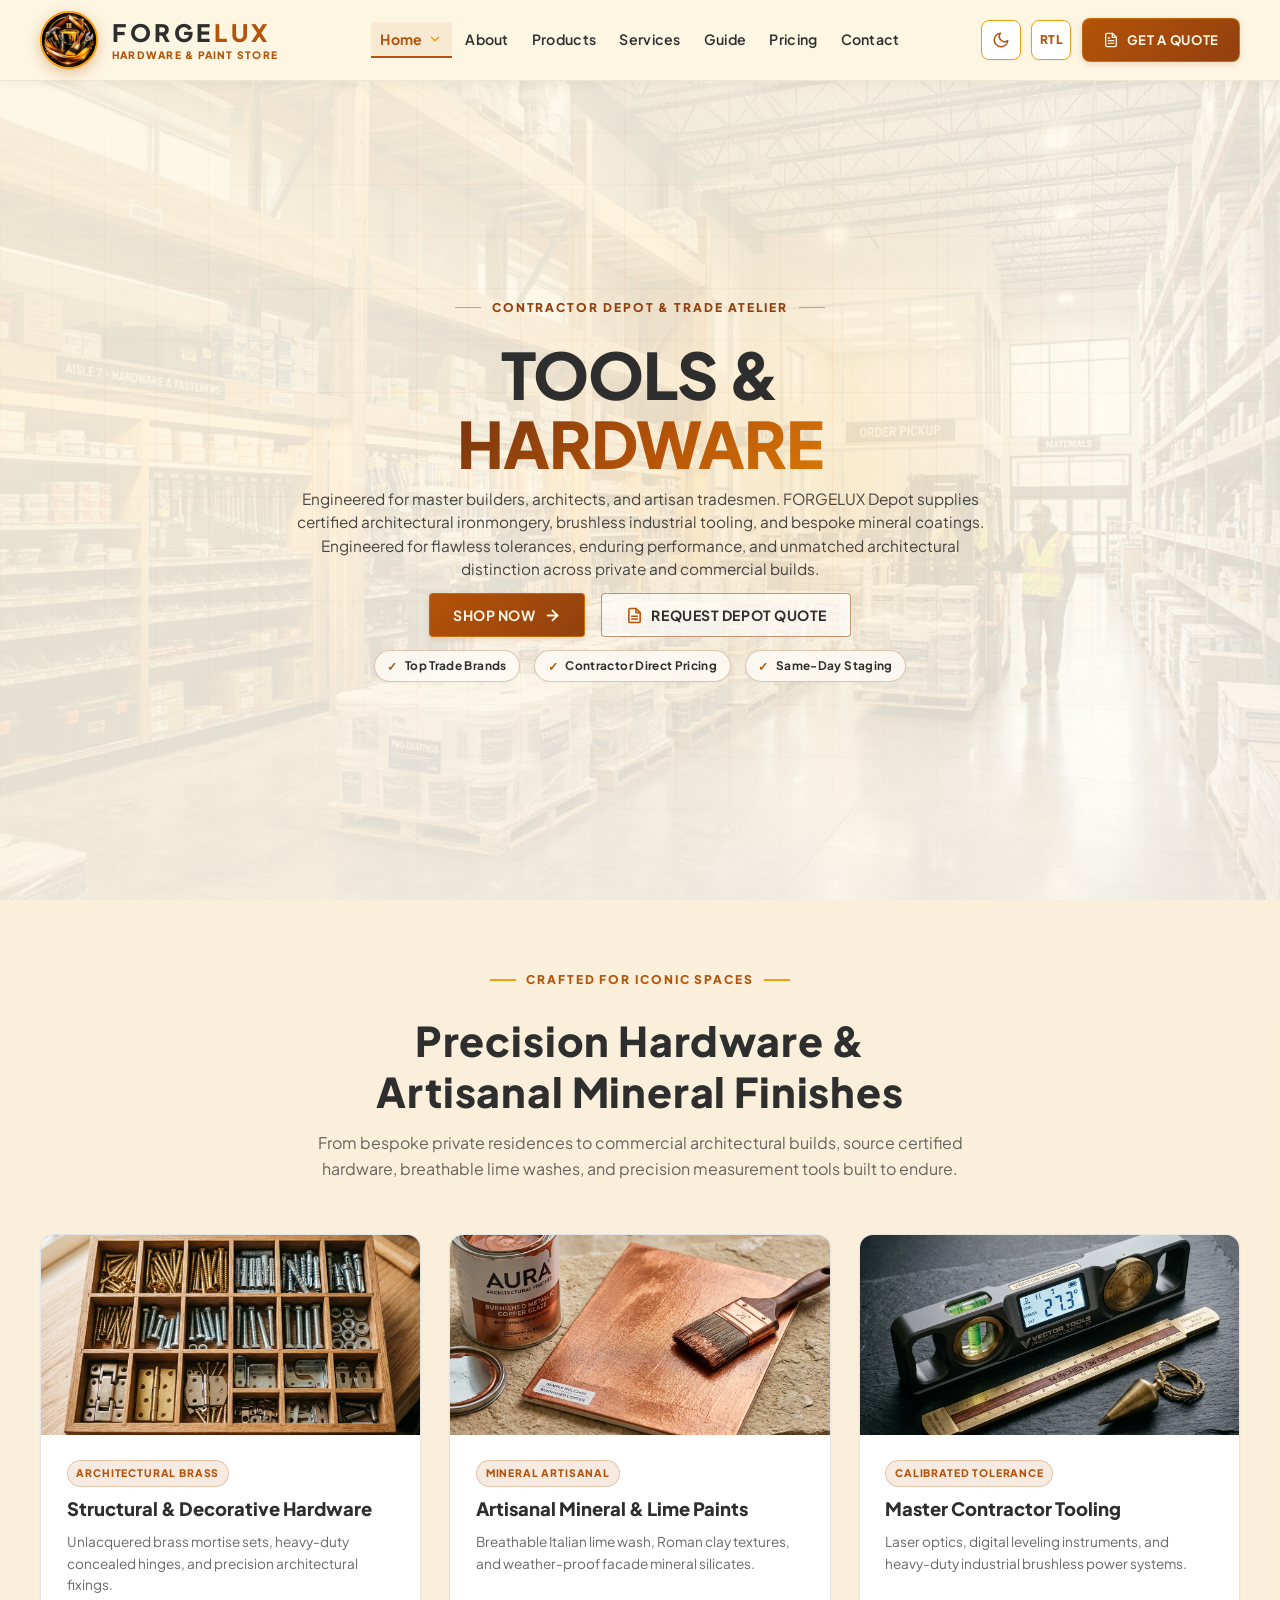
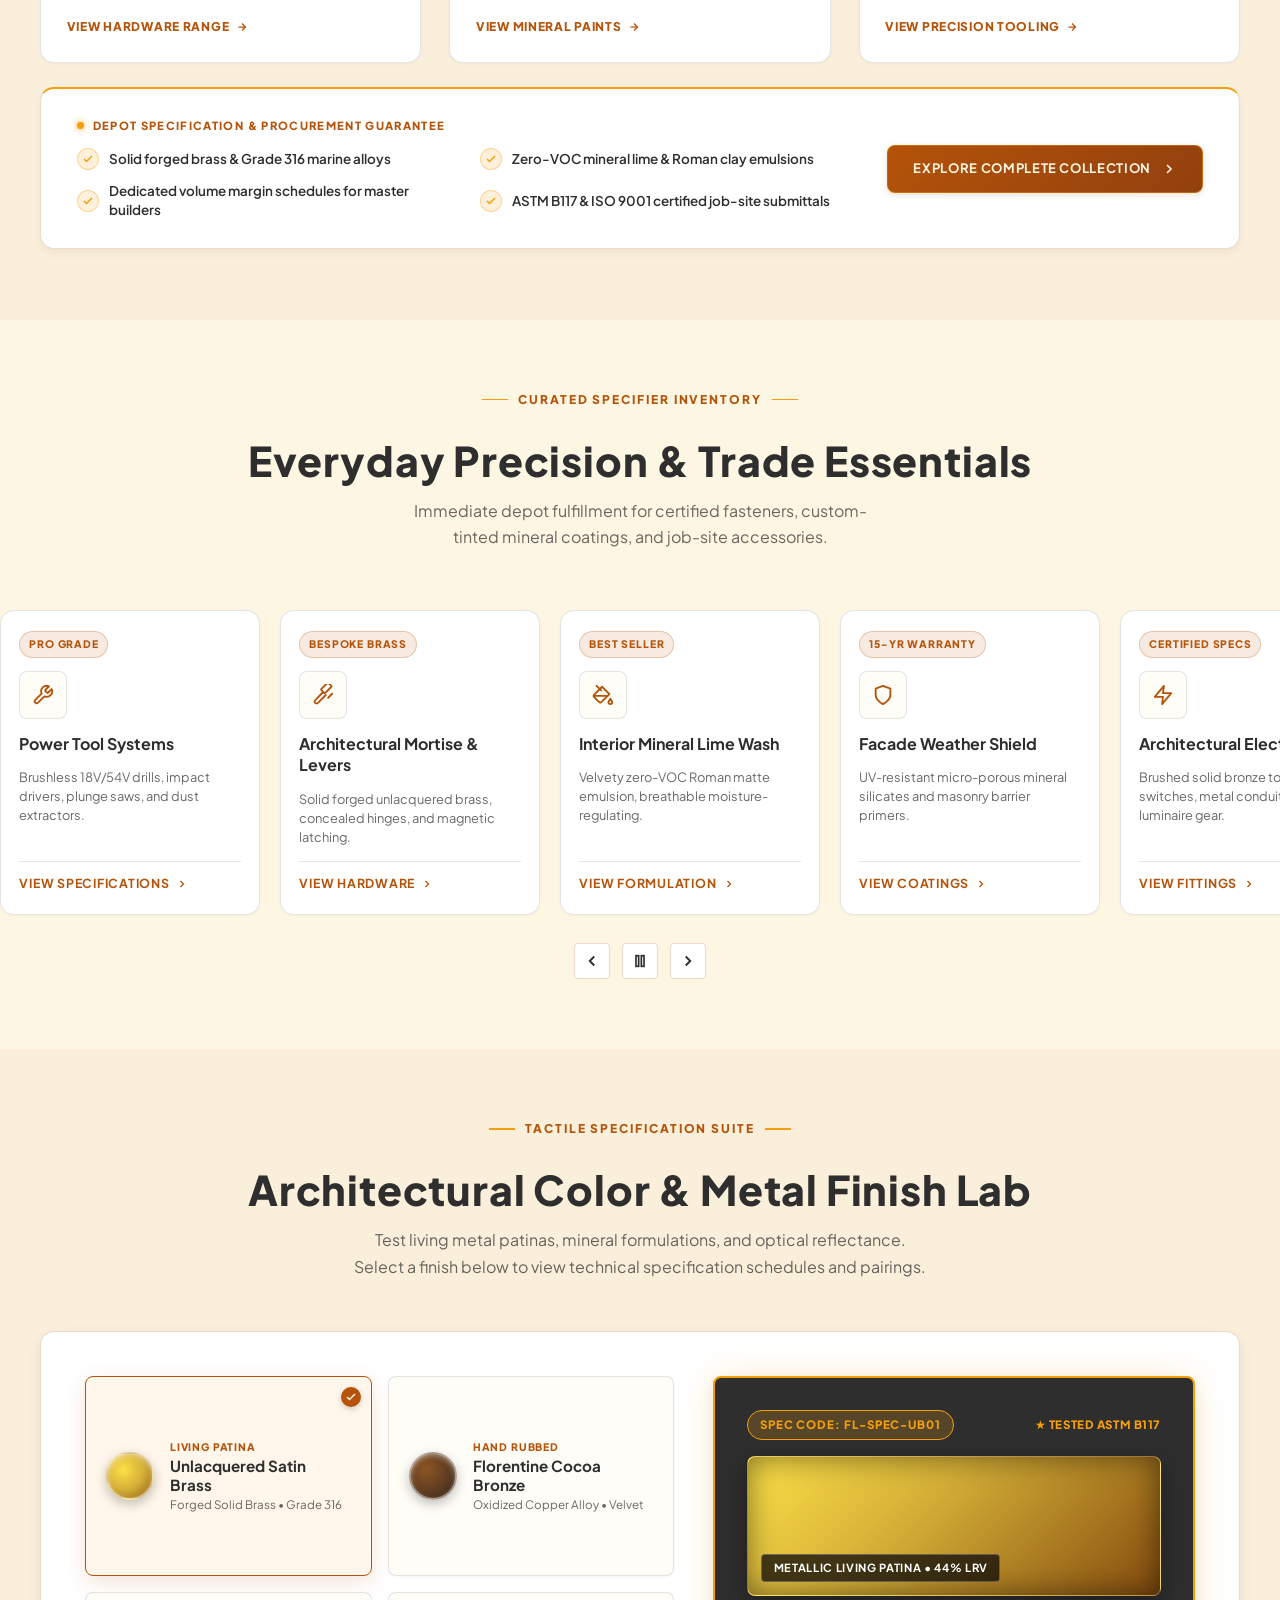
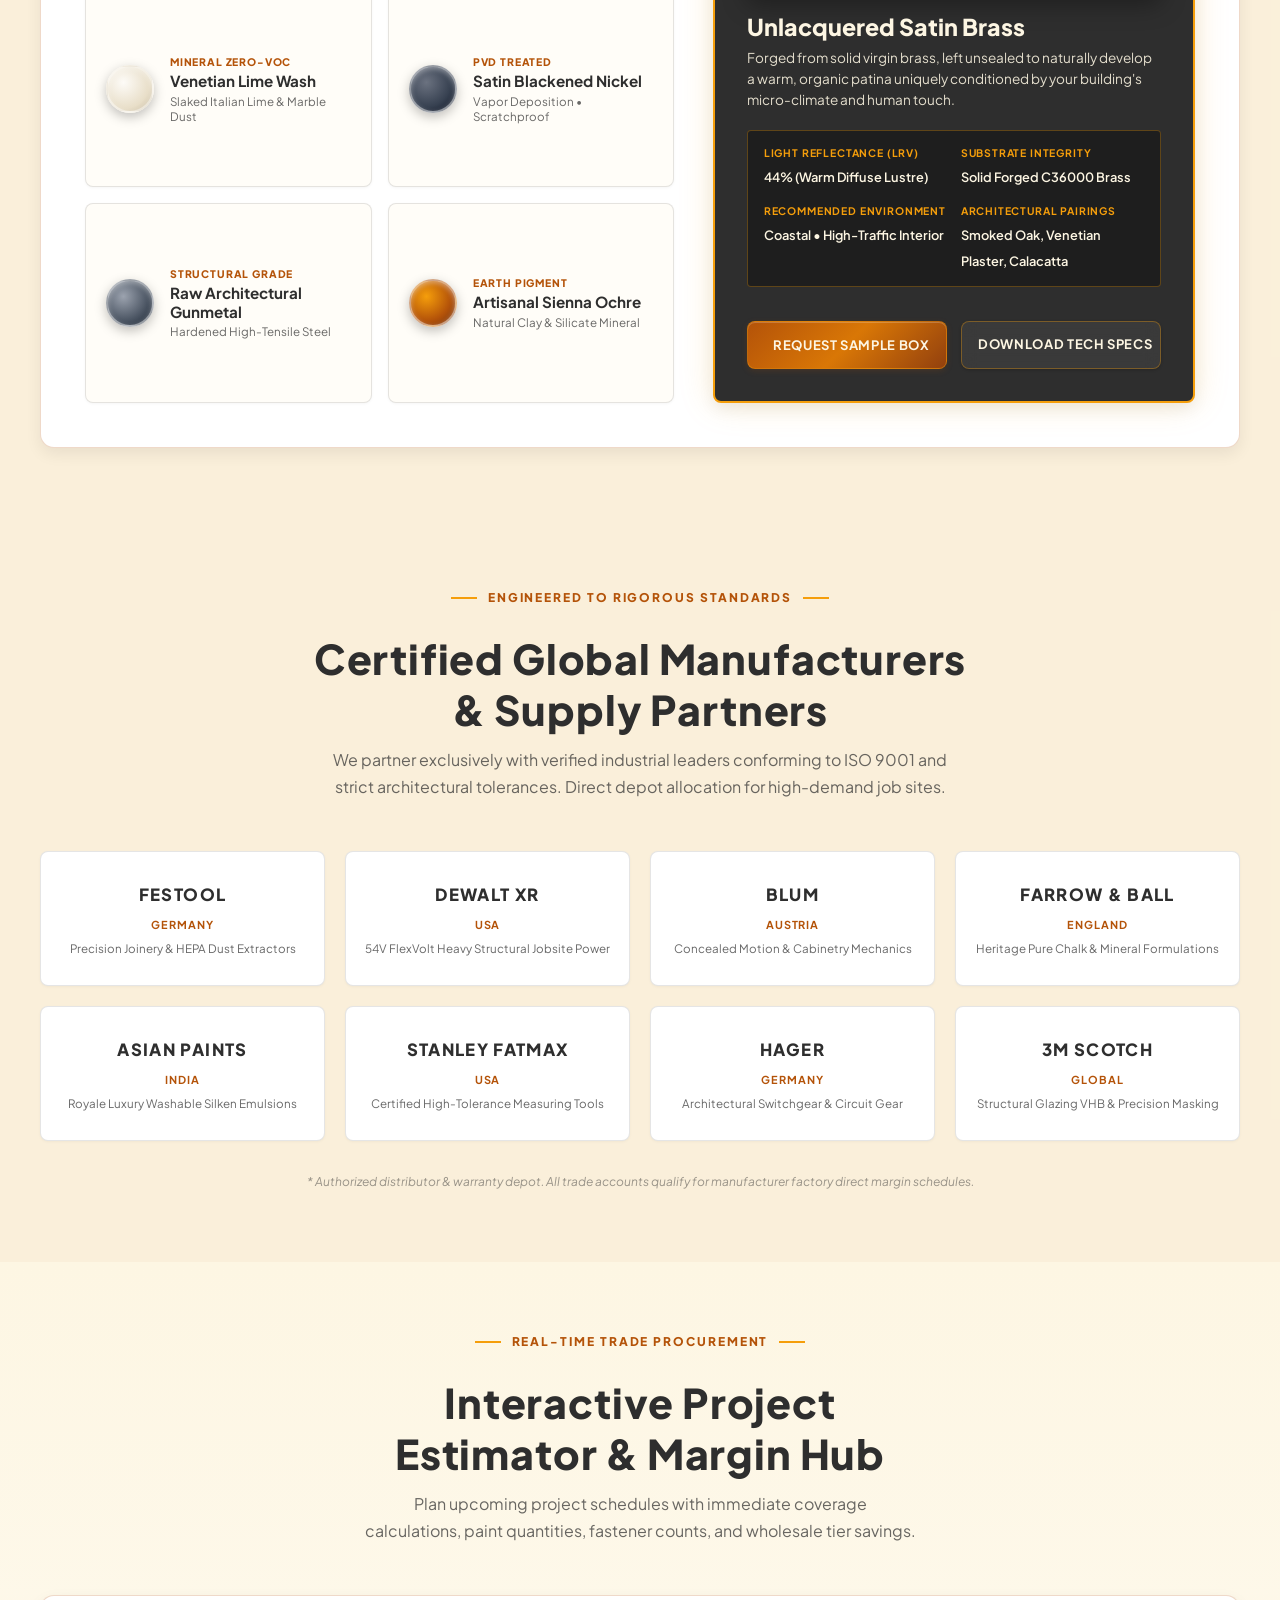
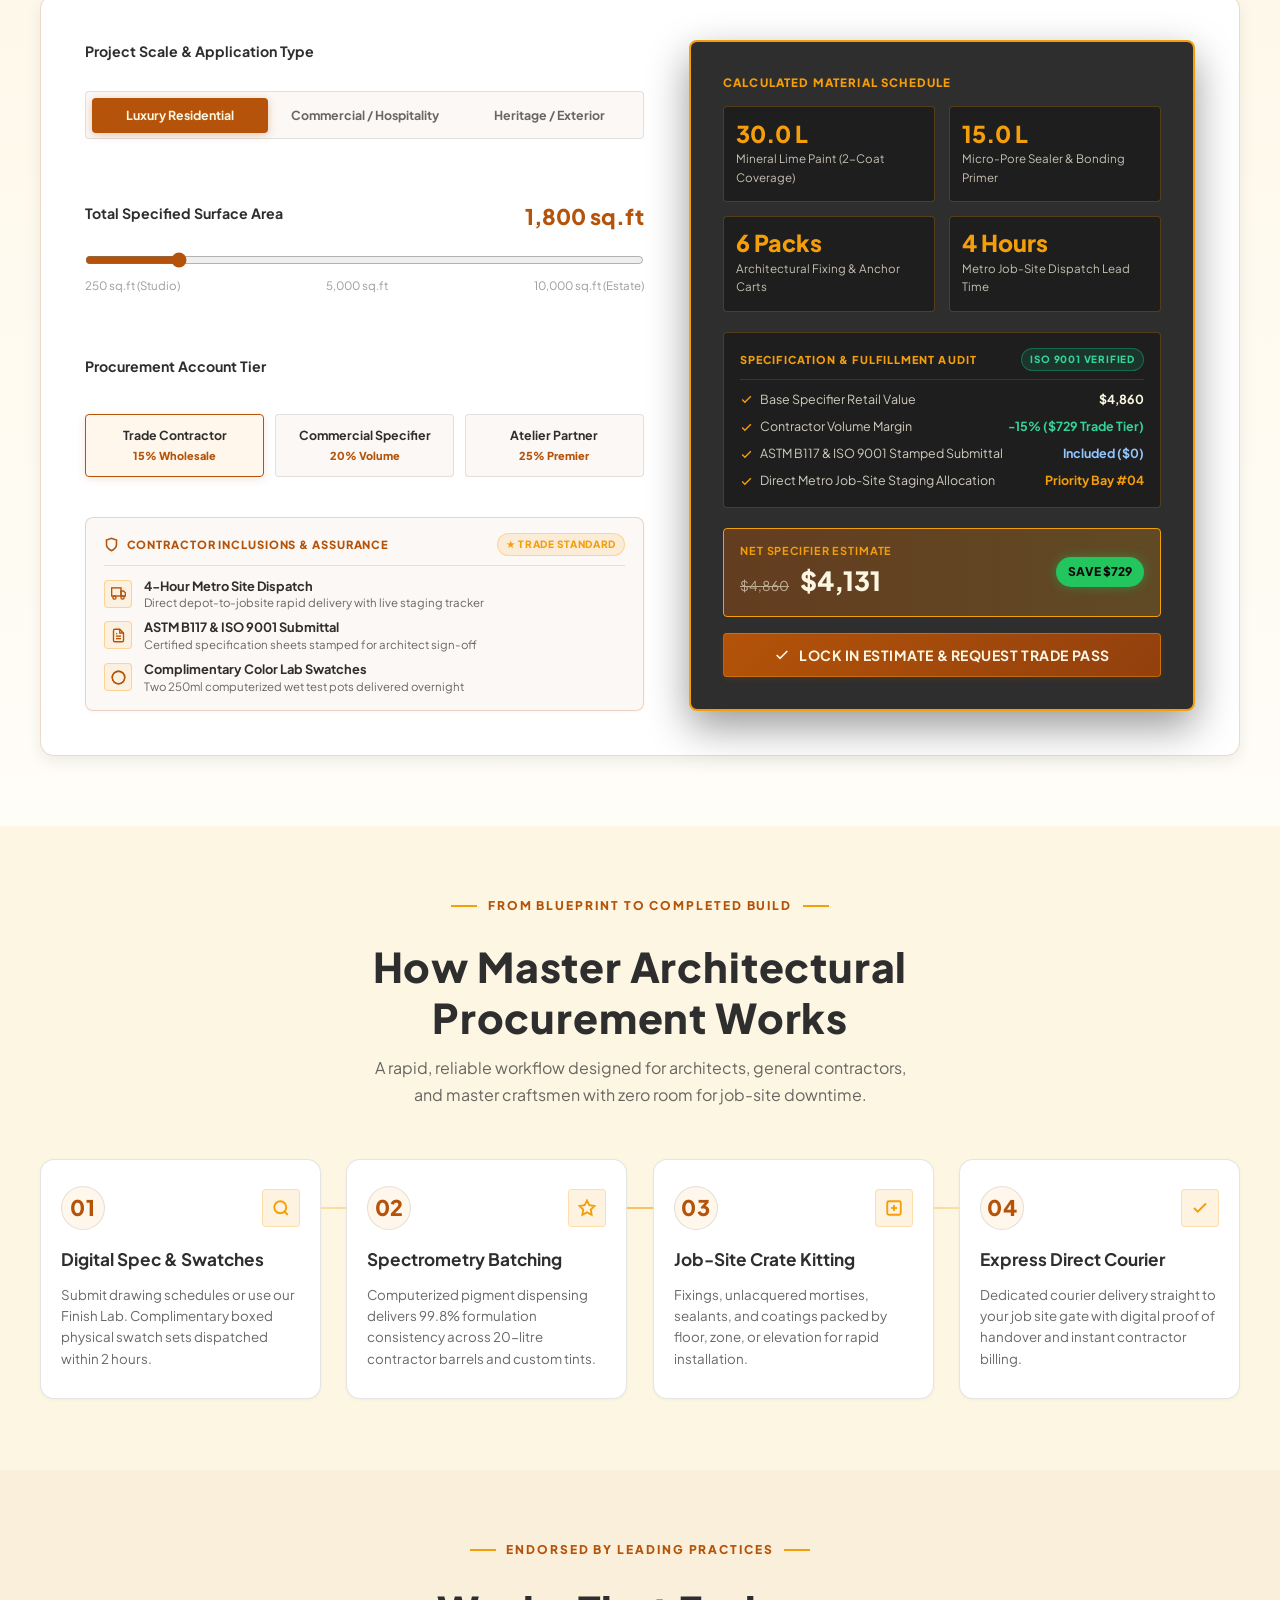
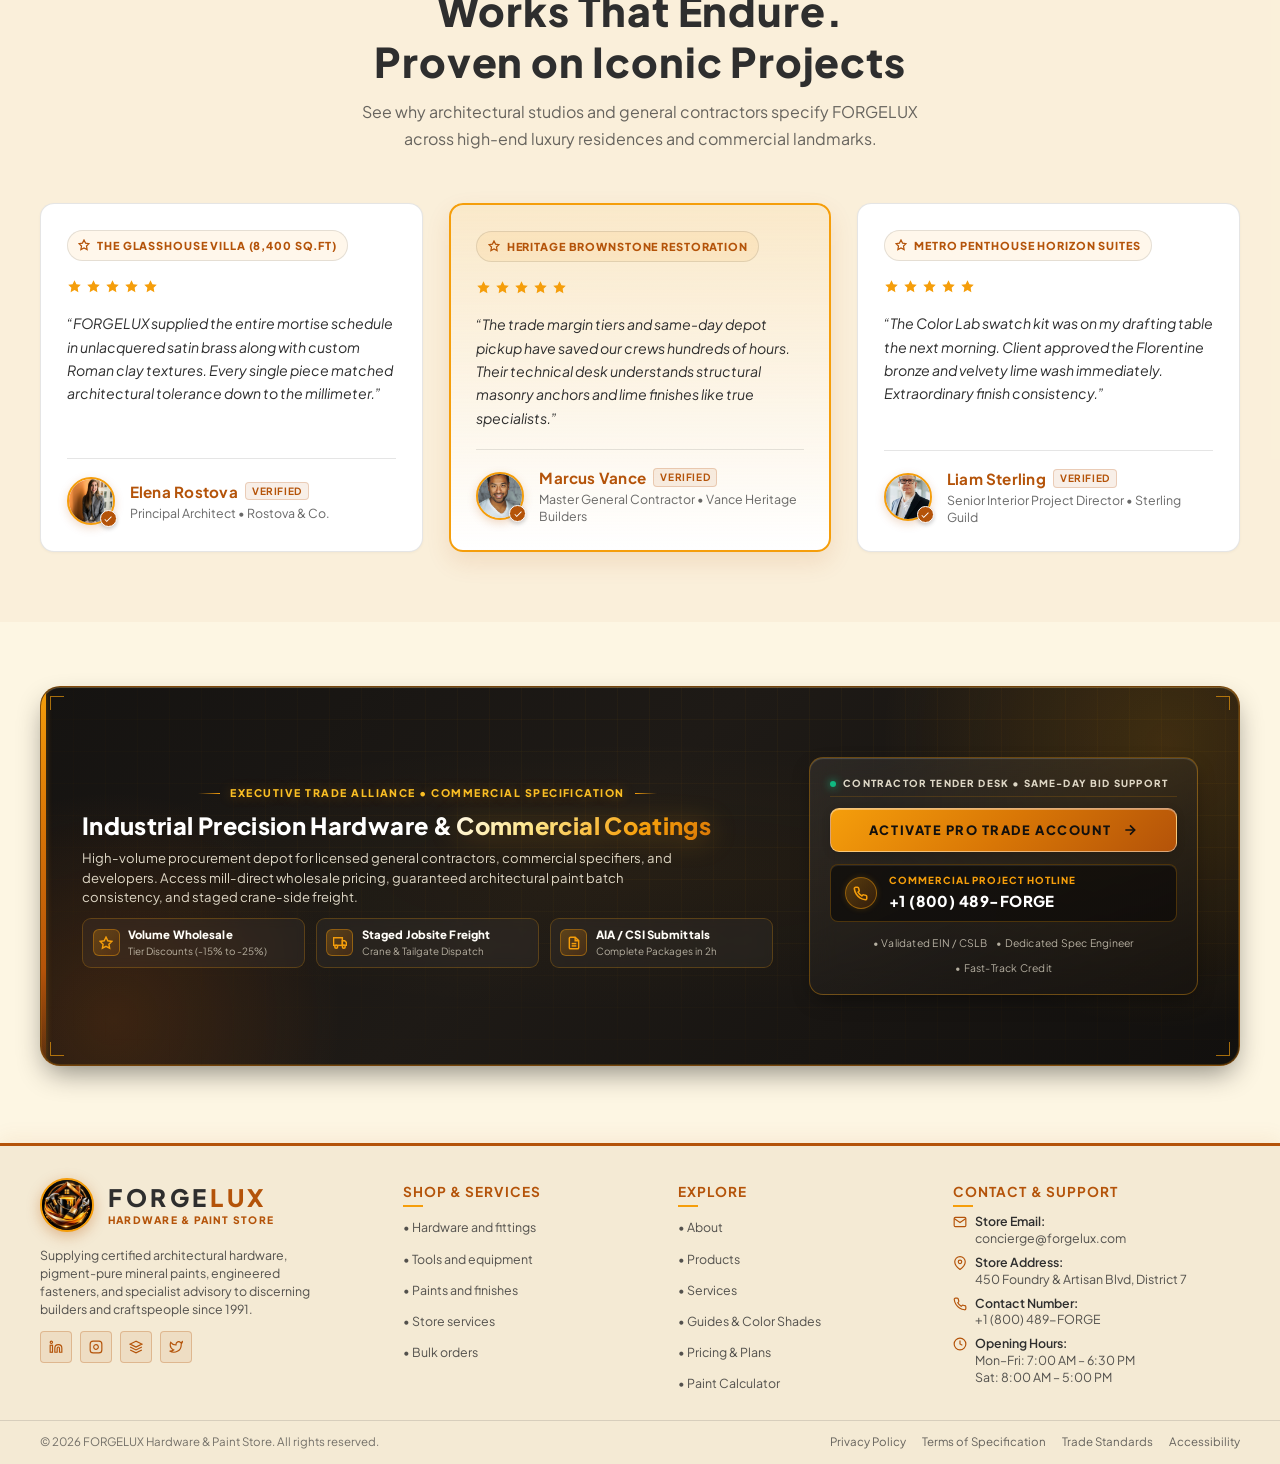
<file: Home 2.html>
<!DOCTYPE html>
<html lang="en" dir="ltr" data-theme="light">
<head>
  <meta charset="UTF-8">
  <meta name="viewport" content="width=device-width, initial-scale=1.0">
  <title>FORGELUX &mdash; Home 2 | Architectural Pro Atelier &amp; Contractor Depot</title>
  <meta name="description" content="FORGELUX Pro Atelier &amp; Contractor Depot: Certified Grade 316 architectural hardware, bespoke mineral lime paints, precision tools, interactive finish laboratory, and contractor margin schedules.">
  <!-- Favicon / Brand Icon -->
  <link rel="icon" type="image/png" sizes="32x32" href="assets/images/favicon-32x32.png">
  <link rel="icon" type="image/png" sizes="16x16" href="assets/images/favicon-16x16.png">
  <link rel="shortcut icon" href="assets/images/favicon.ico">
  <link rel="apple-touch-icon" sizes="180x180" href="assets/images/apple-touch-icon.png">
  <link rel="stylesheet" href="Home 2.css">
</head>
<body>

  
  <!-- ==========================================================================
       Site Header (Identical to Home 1)
       ========================================================================== -->
  <header class="site-header" id="siteHeader">
    <div class="container header-inner">
      <!-- Left: Logo & Brand Name -->
      <a href="index.html" class="brand-link" aria-label="FORGELUX Home">
        <div class="logo-icon-wrap">
          <img src="assets/images/brand_logo.jpg" alt="FORGELUX Hardware &amp; Paint Store Logo" class="brand-logo-img">
        </div>
        <div class="brand-meta">
          <div class="brand-title">FORGE<span>LUX</span></div>
          <div class="brand-tagline">HARDWARE &amp; PAINT STORE</div>
        </div>
      </a>

      <!-- Middle: Preserved Navigation Order -->
      <nav class="main-nav" aria-label="Main Navigation">
        <ul class="nav-list">
          <!-- 1. Home (Dropdown) -->
          <li class="nav-item">
            <button type="button" class="nav-link dropdown-toggle active" id="homeDropdownToggle" aria-haspopup="true" aria-expanded="false" aria-controls="homeDropdownMenu">
              Home
              <svg class="dropdown-icon" viewBox="0 0 24 24" fill="none" stroke="currentColor" stroke-width="2.5" stroke-linecap="round" stroke-linejoin="round">
                <polyline points="6 9 12 15 18 9"></polyline>
              </svg>
            </button>
            <div class="dropdown-menu" id="homeDropdownMenu" role="menu" aria-labelledby="homeDropdownToggle">
              <a href="index.html" class="dropdown-item" role="menuitem">
                <div>
                  <strong>Home 1</strong>
                  <span class="dropdown-item-desc">Flagship Showroom &amp; Retail</span>
                </div>
                <span class="dropdown-tag">Retail</span>
              </a>
              <a href="Home 2.html" class="dropdown-item active" role="menuitem">
                <div>
                  <strong>Home 2</strong>
                  <span class="dropdown-item-desc">Pro Atelier &amp; Contractor Depot</span>
                </div>
                <span class="dropdown-tag">Depot</span>
              </a>
            </div>
          </li>
          <!-- 2. About -->
          <li class="nav-item">
            <a href="About.html" class="nav-link">About</a>
          </li>
          <!-- 4. Products -->
          <li class="nav-item">
            <a href="products.html" class="nav-link">Products</a>
          </li>
          <!-- 5. Services -->
          <li class="nav-item">
            <a href="Services.html" class="nav-link">Services</a>
          </li>
          <!-- 6. Guide -->
          <li class="nav-item">
            <a href="guide.html" class="nav-link">Guide</a>
          </li>
          <!-- 6. Pricing -->
          <li class="nav-item">
            <a href="pricing.html" class="nav-link">Pricing</a>
          </li>
          <!-- 7. Contact -->
          <li class="nav-item">
            <a href="contact.html" class="nav-link">Contact</a>
          </li>
        </ul>
      </nav>

      <!-- Right: Controls & Primary CTA -->
      <div class="header-controls">
        <button type="button" class="control-btn" id="themeToggle" aria-label="Switch between light and dark mode" title="Toggle Light / Dark Mode">
          <svg viewBox="0 0 24 24" fill="none" stroke="currentColor" stroke-width="2" stroke-linecap="round" stroke-linejoin="round">
            <path d="M21 12.79A9 9 0 1 1 11.21 3 7 7 0 0 0 21 12.79z"></path>
          </svg>
        </button>

        <button type="button" class="control-btn" id="rtlToggle" aria-label="Switch between LTR and RTL layout" title="Toggle LTR / RTL Direction">
          <span class="rtl-indicator">RTL</span>
        </button>

        <button type="button" class="btn-cta open-quote-modal" id="headerCtaBtn">
          <svg width="16" height="16" viewBox="0 0 24 24" fill="none" stroke="currentColor" stroke-width="2" stroke-linecap="round" stroke-linejoin="round">
            <path d="M14 2H6a2 2 0 0 0-2 2v16a2 2 0 0 0 2 2h12a2 2 0 0 0 2-2V8z"></path>
            <polyline points="14 2 14 8 20 8"></polyline>
            <line x1="16" y1="13" x2="8" y2="13"></line>
            <line x1="16" y1="17" x2="8" y2="17"></line>
            <polyline points="10 9 9 9 8 9"></polyline>
          </svg>
          <span>Get a Quote</span>
        </button>

        <button type="button" class="mobile-nav-toggle" id="mobileNavToggle" aria-label="Toggle Navigation Menu" aria-expanded="false" aria-controls="mobileDrawer">
          <span></span>
          <span></span>
          <span></span>
        </button>
      </div>
    </div>
  </header>

  <!-- Mobile Drawer -->
  <div class="mobile-backdrop" id="mobileBackdrop"></div>
  <aside class="mobile-drawer" id="mobileDrawer" role="dialog" aria-modal="true" aria-label="Mobile Navigation">
    <div class="mobile-drawer-header">
      <a href="index.html" class="brand-link" aria-label="FORGELUX Home">
        <div class="logo-icon-wrap">
          <img src="assets/images/brand_logo.jpg" alt="FORGELUX Hardware &amp; Paint Store Logo" class="brand-logo-img">
        </div>
        <div class="brand-meta">
          <div class="brand-title">FORGE<span>LUX</span></div>
          <div class="brand-tagline">HARDWARE &amp; PAINT STORE</div>
        </div>
      </a>
      <button type="button" class="mobile-drawer-close" id="mobileDrawerClose" aria-label="Close menu">
        <svg width="20" height="20" viewBox="0 0 24 24" fill="none" stroke="currentColor" stroke-width="2" stroke-linecap="round" stroke-linejoin="round">
          <line x1="18" y1="6" x2="6" y2="18"></line>
          <line x1="6" y1="6" x2="18" y2="18"></line>
        </svg>
      </button>
    </div>

    <nav class="mobile-drawer-nav">
      <div>
        <div class="mobile-nav-link active">Home Versions</div>
        <div class="mobile-submenu">
          <a href="index.html" class="mobile-sub-link">
            Home 1 (Flagship Showroom) <span>Retail</span>
          </a>
          <a href="Home 2.html" class="mobile-sub-link active">
            Home 2 (Pro Atelier &amp; Depot) <span>Depot</span>
          </a>
        </div>
      </div>
      <a href="About.html" class="mobile-nav-link">About</a>
      <a href="products.html" class="mobile-nav-link">Products</a>
      <a href="Services.html" class="mobile-nav-link">Services</a>
      <a href="guide.html" class="mobile-nav-link">Guide</a>
      <a href="pricing.html" class="mobile-nav-link">Pricing</a>
      <a href="contact.html" class="mobile-nav-link">Contact Us</a>
    </nav>

    <div class="mobile-drawer-footer">
      <button type="button" class="btn-cta open-quote-modal" style="width: 100%;">
        Get a Quote
      </button>
    </div>
  </aside>

  <!-- ==========================================================================
       Home 2: 9 Architectural Pro Atelier & Contractor Depot Sections
       ========================================================================== -->
  <main id="main-content">

    <!-- ========================================================================
         SECTION 1 — Master Contractor Atelier & Architectural Depot Hero
         (Full-bleed depot background with centered copy and actions)
         ======================================================================== -->
    <section class="h2-hero" id="hero" aria-label="FORGELUX Tools &amp; Hardware Showcase">
      <div class="h2-hero-ambient-glow" aria-hidden="true"></div>
      <div class="h2-hero-grid-overlay" aria-hidden="true"></div>

      <div class="container h2-hero-container">
        <!-- Centered hero copy, actions, and trust badges -->
        <div class="h2-hero-left-col">
          <span class="hero-subtitle">Contractor Depot &amp; Trade Atelier</span>

          <h1 class="h2-hero-title">
            Tools &amp;<br>
            <span class="h2-hero-highlight">Hardware</span>
          </h1>

          <p class="h2-hero-desc">
            Engineered for master builders, architects, and artisan tradesmen. FORGELUX Depot supplies certified architectural ironmongery, brushless industrial tooling, and bespoke mineral coatings. Engineered for flawless tolerances, enduring performance, and unmatched architectural distinction across private and commercial builds.
          </p>

          <div class="h2-hero-actions">
            <a href="#curated-range" class="btn-cta h2-hero-shop-btn">
              <span>Shop Now</span>
              <svg width="17" height="17" viewBox="0 0 24 24" fill="none" stroke="currentColor" stroke-width="2.5" stroke-linecap="round" stroke-linejoin="round">
                <line x1="5" y1="12" x2="19" y2="12"></line>
                <polyline points="12 5 19 12 12 19"></polyline>
              </svg>
            </a>
            <button type="button" class="btn-outline open-quote-modal h2-hero-quote-btn">
              <svg width="17" height="17" viewBox="0 0 24 24" fill="none" stroke="currentColor" stroke-width="2.2" stroke-linecap="round" stroke-linejoin="round">
                <path d="M14 2H6a2 2 0 0 0-2 2v16a2 2 0 0 0 2 2h12a2 2 0 0 0 2-2V8z"></path>
                <polyline points="14 2 14 8 20 8"></polyline>
                <line x1="16" y1="13" x2="8" y2="13"></line>
                <line x1="16" y1="17" x2="8" y2="17"></line>
              </svg>
              <span>Request Depot Quote</span>
            </button>
          </div>

          <!-- Trust Badges Underneath (Consistent with Architectural Standard) -->
          <div class="h2-hero-trust-row" aria-label="Depot Highlights">
            <span class="h2-trust-pill"><span class="trust-check">✓</span> Top Trade Brands</span>
            <span class="h2-trust-pill"><span class="trust-check">✓</span> Contractor Direct Pricing</span>
            <span class="h2-trust-pill"><span class="trust-check">✓</span> Same-Day Staging</span>
          </div>
        </div>

        <div class="h2-hero-gallery-stage" aria-label="FORGELUX Curated Hardware, Paints &amp; Tools">
          <div class="h2-gallery-ambient-glow" aria-hidden="true"></div>

          <!-- Image 1 (Feature Anchor: Solid Brass Architectural Hardware) -->
          <a href="products.html#fittings" class="h2-gallery-card h2-card-hardware" aria-label="Explore Architectural Hardware &amp; Solid Brass Mortise Sets">
            <div class="h2-card-media">
              <img src="assets/images/product_hardware.jpg" alt="Handcrafted solid unlacquered brass mortise lever handle on dark architectural walnut woodwork" loading="eager" width="600" height="750">
              <div class="h2-card-overlay" aria-hidden="true"></div>
              <div class="h2-card-shine" aria-hidden="true"></div>
            </div>
            <div class="h2-card-meta">
              <span class="h2-card-tag">01 / ARCHITECTURAL BRASS</span>
              <h3 class="h2-card-heading">Solid Mortise Sets</h3>
              <span class="h2-card-arrow" aria-hidden="true">
                <svg width="16" height="16" viewBox="0 0 24 24" fill="none" stroke="currentColor" stroke-width="2.5" stroke-linecap="round" stroke-linejoin="round"><path d="M5 12h14M12 5l7 7-7 7"/></svg>
              </span>
            </div>
          </a>

          <!-- Image 2 (Top Stack: Artisanal Mineral Paints & Lime Washes) -->
          <a href="products.html#finishes" class="h2-gallery-card h2-card-paints" aria-label="Explore Artisanal Architectural Paints &amp; Mineral Coatings">
            <div class="h2-card-media">
              <img src="assets/images/product_paint.jpg" alt="Artisanal mineral paint tins, earthy pigment powder, and architectural palette swatches" loading="eager" width="600" height="450">
              <div class="h2-card-overlay" aria-hidden="true"></div>
              <div class="h2-card-shine" aria-hidden="true"></div>
            </div>
            <div class="h2-card-meta">
              <span class="h2-card-tag">02 / MINERAL FINISHES</span>
              <h3 class="h2-card-heading">Artisanal Coatings</h3>
              <span class="h2-card-arrow" aria-hidden="true">
                <svg width="16" height="16" viewBox="0 0 24 24" fill="none" stroke="currentColor" stroke-width="2.5" stroke-linecap="round" stroke-linejoin="round"><path d="M5 12h14M12 5l7 7-7 7"/></svg>
              </span>
            </div>
          </a>

          <!-- Image 3 (Bottom Stack: Master Precision Hand & Power Tooling) -->
          <a href="products.html#tools" class="h2-gallery-card h2-card-tools" aria-label="Explore Master Japanese Steel Pull Saws and Precision Measuring Tools">
            <div class="h2-card-media">
              <img src="assets/images/product_tools.jpg" alt="Master Japanese hand saws, precision mortise chisels, and brass joinery callipers on workbench" loading="eager" width="600" height="450">
              <div class="h2-card-overlay" aria-hidden="true"></div>
              <div class="h2-card-shine" aria-hidden="true"></div>
            </div>
            <div class="h2-card-meta">
              <span class="h2-card-tag">03 / MASTER TOOLING</span>
              <h3 class="h2-card-heading">Precision Joinery</h3>
              <span class="h2-card-arrow" aria-hidden="true">
                <svg width="16" height="16" viewBox="0 0 24 24" fill="none" stroke="currentColor" stroke-width="2.5" stroke-linecap="round" stroke-linejoin="round"><path d="M5 12h14M12 5l7 7-7 7"/></svg>
              </span>
            </div>
          </a>
        </div>
      </div>
    </section>

    <!-- ========================================================================
         SECTION 2 &mdash; Curated Architectural Range (Symmetrical Showcase Grid)
         ======================================================================== -->
    <section class="section-compact section-compact-alt" id="curated-range">
      <div class="container">
        <div class="section-header">
          <span class="section-subtitle">Crafted For Iconic Spaces</span>
          <h2 class="section-title">Precision Hardware &amp; Artisanal Mineral Finishes</h2>
          <p class="section-desc">
            From bespoke private residences to commercial architectural builds, source certified hardware, breathable lime washes, and precision measurement tools built to endure.
          </p>
        </div>

        <!-- 3 Symmetrical Showcase Cards -->
        <div class="h2-cards-trio">
          <!-- Card 1 -->
          <article class="h2-trio-card">
            <div class="h2-trio-thumb">
              <img src="assets/images/home2_hardware_card.jpg" alt="Organized wooden tray with brass fixings, screws, and hardware fasteners" class="h2-trio-img" loading="lazy" width="400" height="280">
            </div>
            <div class="h2-trio-body">
              <span class="h2-card-badge">ARCHITECTURAL BRASS</span>
              <h3 class="h2-trio-title">Structural &amp; Decorative Hardware</h3>
              <p class="h2-trio-desc">Unlacquered brass mortise sets, heavy-duty concealed hinges, and precision architectural fixings.</p>
              <a href="products.html#fittings" class="h2-trio-link">
                <span>View Hardware Range</span>
                <svg width="12" height="12" viewBox="0 0 24 24" fill="none" stroke="currentColor" stroke-width="2.5"><line x1="5" y1="12" x2="19" y2="12"></line><polyline points="12 5 19 12 12 19"></polyline></svg>
              </a>
            </div>
          </article>

          <!-- Card 2 -->
          <article class="h2-trio-card">
            <div class="h2-trio-thumb">
              <img src="assets/images/product_metallic_glaze.jpg" alt="Rich paint finishes, primers, and brushes displayed on a wooden surface" class="h2-trio-img" loading="lazy" width="400" height="280">
            </div>
            <div class="h2-trio-body">
              <span class="h2-card-badge">MINERAL ARTISANAL</span>
              <h3 class="h2-trio-title">Artisanal Mineral &amp; Lime Paints</h3>
              <p class="h2-trio-desc">Breathable Italian lime wash, Roman clay textures, and weather-proof facade mineral silicates.</p>
              <a href="products.html#paints" class="h2-trio-link">
                <span>View Mineral Paints</span>
                <svg width="12" height="12" viewBox="0 0 24 24" fill="none" stroke="currentColor" stroke-width="2.5"><line x1="5" y1="12" x2="19" y2="12"></line><polyline points="12 5 19 12 12 19"></polyline></svg>
              </a>
            </div>
          </article>

          <!-- Card 3 -->
          <article class="h2-trio-card">
            <div class="h2-trio-thumb">
              <img src="assets/images/product_measuring.jpg" alt="Precision tools, digital level, rule, and equipment accessories" class="h2-trio-img" loading="lazy" width="400" height="280">
            </div>
            <div class="h2-trio-body">
              <span class="h2-card-badge">CALIBRATED TOLERANCE</span>
              <h3 class="h2-trio-title">Master Contractor Tooling</h3>
              <p class="h2-trio-desc">Laser optics, digital leveling instruments, and heavy-duty industrial brushless power systems.</p>
              <a href="products.html#tools" class="h2-trio-link">
                <span>View Precision Tooling</span>
                <svg width="12" height="12" viewBox="0 0 24 24" fill="none" stroke="currentColor" stroke-width="2.5"><line x1="5" y1="12" x2="19" y2="12"></line><polyline points="12 5 19 12 12 19"></polyline></svg>
              </a>
            </div>
          </article>
        </div>

        <!-- Architectural Assurance & Collection CTA Bar -->
        <div class="h2-range-assurance-bar">
          <div class="h2-assurance-info">
            <div class="h2-assurance-eyebrow">
              <span class="h2-assurance-dot"></span>
              <span>DEPOT SPECIFICATION &amp; PROCUREMENT GUARANTEE</span>
            </div>
            <div class="h2-benefits-list-horizontal">
              <div class="h2-benefit-item">
                <span class="h2-benefit-icon">
                  <svg width="12" height="12" viewBox="0 0 24 24" fill="none" stroke="currentColor" stroke-width="3"><polyline points="20 6 9 17 4 12"></polyline></svg>
                </span>
                <span>Solid forged brass &amp; Grade 316 marine alloys</span>
              </div>
              <div class="h2-benefit-item">
                <span class="h2-benefit-icon">
                  <svg width="12" height="12" viewBox="0 0 24 24" fill="none" stroke="currentColor" stroke-width="3"><polyline points="20 6 9 17 4 12"></polyline></svg>
                </span>
                <span>Zero-VOC mineral lime &amp; Roman clay emulsions</span>
              </div>
              <div class="h2-benefit-item">
                <span class="h2-benefit-icon">
                  <svg width="12" height="12" viewBox="0 0 24 24" fill="none" stroke="currentColor" stroke-width="3"><polyline points="20 6 9 17 4 12"></polyline></svg>
                </span>
                <span>Dedicated volume margin schedules for master builders</span>
              </div>
              <div class="h2-benefit-item">
                <span class="h2-benefit-icon">
                  <svg width="12" height="12" viewBox="0 0 24 24" fill="none" stroke="currentColor" stroke-width="3"><polyline points="20 6 9 17 4 12"></polyline></svg>
                </span>
                <span>ASTM B117 &amp; ISO 9001 certified job-site submittals</span>
              </div>
            </div>
          </div>
          <div class="h2-assurance-cta-wrap">
            <a href="products.html" class="btn-cta h2-assurance-btn">
              <span>Explore Complete Collection</span>
              <svg width="16" height="16" viewBox="0 0 24 24" fill="none" stroke="currentColor" stroke-width="2.5"><polyline points="9 18 15 12 9 6"></polyline></svg>
            </a>
          </div>
        </div>
      </div>
    </section>

    <!-- ========================================================================
         SECTION 3 &mdash; The Specifier Vault (Silk-Smooth Category Carousel)
         ======================================================================== -->
    <section class="section-compact" id="products-carousel" aria-label="Product Showcase Carousel">
      <div class="container">
        <div class="section-header">
          <span class="section-subtitle">Curated Specifier Inventory</span>
          <h2 class="section-title">Everyday Precision &amp; Trade Essentials</h2>
          <p class="section-desc">
            Immediate depot fulfillment for certified fasteners, custom-tinted mineral coatings, and job-site accessories.
          </p>
        </div>
      </div>

      <div class="h2-carousel-wrap" id="carouselWrapper" tabindex="0" role="region" aria-label="Continuously scrolling product list">
        <div class="h2-carousel-track" id="carouselTrack">
          <!-- 8 Unique Pro Cards -->
          <div class="h2-carousel-card">
            <span class="h2-card-badge">PRO GRADE</span>
            <div class="h2-card-icon-wrap">
              <svg width="22" height="22" viewBox="0 0 24 24" fill="none" stroke="currentColor" stroke-width="2" stroke-linecap="round" stroke-linejoin="round"><path d="M14.7 6.3a1 1 0 0 0 0 1.4l1.6 1.6a1 1 0 0 0 1.4 0l3.77-3.77a6 6 0 0 1-7.94 7.94l-6.91 6.91a2.12 2.12 0 0 1-3-3l6.91-6.91a6 6 0 0 1 7.94-7.94l-3.76 3.76z"></path></svg>
            </div>
            <h3 class="h2-card-title">Power Tool Systems</h3>
            <p class="h2-card-sub">Brushless 18V/54V drills, impact drivers, plunge saws, and dust extractors.</p>
            <a href="products.html#tools" class="h2-card-action">
              <span>View Specifications</span>
              <svg width="12" height="12" viewBox="0 0 24 24" fill="none" stroke="currentColor" stroke-width="2.5"><polyline points="9 18 15 12 9 6"></polyline></svg>
            </a>
          </div>

          <div class="h2-carousel-card">
            <span class="h2-card-badge">BESPOKE BRASS</span>
            <div class="h2-card-icon-wrap">
              <svg width="22" height="22" viewBox="0 0 24 24" fill="none" stroke="currentColor" stroke-width="2" stroke-linecap="round" stroke-linejoin="round"><path d="m15 12-8.5 8.5c-.83.83-2.17.83-3 0 0 0 0 0 0 0a2.12 2.12 0 0 1 0-3L12 9"></path><path d="M17.64 15 22 10.64"></path><path d="m20.91 3.26-6.36 6.36a1 1 0 0 1-1.42 0L10.3 6.79a1 1 0 0 1 0-1.42l6.36-6.36a1 1 0 0 1 1.42 0l2.83 2.83a1 1 0 0 1 0 1.42z"></path></svg>
            </div>
            <h3 class="h2-card-title">Architectural Mortise &amp; Levers</h3>
            <p class="h2-card-sub">Solid forged unlacquered brass, concealed hinges, and magnetic latching.</p>
            <a href="products.html#fittings" class="h2-card-action">
              <span>View Hardware</span>
              <svg width="12" height="12" viewBox="0 0 24 24" fill="none" stroke="currentColor" stroke-width="2.5"><polyline points="9 18 15 12 9 6"></polyline></svg>
            </a>
          </div>

          <div class="h2-carousel-card">
            <span class="h2-card-badge">BEST SELLER</span>
            <div class="h2-card-icon-wrap">
              <svg width="22" height="22" viewBox="0 0 24 24" fill="none" stroke="currentColor" stroke-width="2" stroke-linecap="round" stroke-linejoin="round"><path d="m19 11-8-8-8.6 8.6a2 2 0 0 0 0 2.8l5.2 5.2c.8.8 2 .8 2.8 0L19 11Z"></path><path d="m5 2 5 5"></path><path d="M2 13h15"></path><path d="M22 20a2 2 0 1 1-4 0c0-1.6 1.7-2.4 2-4 .3 1.6 2 2.4 2 4Z"></path></svg>
            </div>
            <h3 class="h2-card-title">Interior Mineral Lime Wash</h3>
            <p class="h2-card-sub">Velvety zero-VOC Roman matte emulsion, breathable moisture-regulating.</p>
            <a href="products.html#paints" class="h2-card-action">
              <span>View Formulation</span>
              <svg width="12" height="12" viewBox="0 0 24 24" fill="none" stroke="currentColor" stroke-width="2.5"><polyline points="9 18 15 12 9 6"></polyline></svg>
            </a>
          </div>

          <div class="h2-carousel-card">
            <span class="h2-card-badge">15-YR WARRANTY</span>
            <div class="h2-card-icon-wrap">
              <svg width="22" height="22" viewBox="0 0 24 24" fill="none" stroke="currentColor" stroke-width="2" stroke-linecap="round" stroke-linejoin="round"><path d="M12 22s8-4 8-10V5l-8-3-8 3v7c0 6 8 10 8 10z"></path></svg>
            </div>
            <h3 class="h2-card-title">Facade Weather Shield</h3>
            <p class="h2-card-sub">UV-resistant micro-porous mineral silicates and masonry barrier primers.</p>
            <a href="products.html#paints" class="h2-card-action">
              <span>View Coatings</span>
              <svg width="12" height="12" viewBox="0 0 24 24" fill="none" stroke="currentColor" stroke-width="2.5"><polyline points="9 18 15 12 9 6"></polyline></svg>
            </a>
          </div>

          <div class="h2-carousel-card">
            <span class="h2-card-badge">CERTIFIED SPECS</span>
            <div class="h2-card-icon-wrap">
              <svg width="22" height="22" viewBox="0 0 24 24" fill="none" stroke="currentColor" stroke-width="2" stroke-linecap="round" stroke-linejoin="round"><polygon points="13 2 3 14 12 14 11 22 21 10 12 10 13 2"></polygon></svg>
            </div>
            <h3 class="h2-card-title">Architectural Electricals</h3>
            <p class="h2-card-sub">Brushed solid bronze toggle switches, metal conduits, and warm luminaire gear.</p>
            <a href="products.html" class="h2-card-action">
              <span>View Fittings</span>
              <svg width="12" height="12" viewBox="0 0 24 24" fill="none" stroke="currentColor" stroke-width="2.5"><polyline points="9 18 15 12 9 6"></polyline></svg>
            </a>
          </div>

          <div class="h2-carousel-card">
            <span class="h2-card-badge">HIGH-LOAD ANCHORS</span>
            <div class="h2-card-icon-wrap">
              <svg width="22" height="22" viewBox="0 0 24 24" fill="none" stroke="currentColor" stroke-width="2" stroke-linecap="round" stroke-linejoin="round"><rect x="3" y="3" width="18" height="18" rx="2" ry="2"></rect><line x1="12" y1="8" x2="12" y2="16"></line><line x1="8" y1="12" x2="16" y2="12"></line></svg>
            </div>
            <h3 class="h2-card-title">Heavy Structural Fixings</h3>
            <p class="h2-card-sub">Grade 316 masonry anchors, hardened joist bolts, and marine wood screws.</p>
            <a href="products.html" class="h2-card-action">
              <span>View Fixings</span>
              <svg width="12" height="12" viewBox="0 0 24 24" fill="none" stroke="currentColor" stroke-width="2.5"><polyline points="9 18 15 12 9 6"></polyline></svg>
            </a>
          </div>

          <div class="h2-carousel-card">
            <span class="h2-card-badge">PRESSURE TESTED</span>
            <div class="h2-card-icon-wrap">
              <svg width="22" height="22" viewBox="0 0 24 24" fill="none" stroke="currentColor" stroke-width="2" stroke-linecap="round" stroke-linejoin="round"><path d="M12 2v20M17 5H9.5a3.5 3.5 0 0 0 0 7h5a3.5 3.5 0 0 1 0 7H6"></path></svg>
            </div>
            <h3 class="h2-card-title">Architectural Copper &amp; Valves</h3>
            <p class="h2-card-sub">Pressure-tested copper manifolds, quarter-turn brass valves, and sealants.</p>
            <a href="products.html" class="h2-card-action">
              <span>View Manifolds</span>
              <svg width="12" height="12" viewBox="0 0 24 24" fill="none" stroke="currentColor" stroke-width="2.5"><polyline points="9 18 15 12 9 6"></polyline></svg>
            </a>
          </div>

          <div class="h2-carousel-card">
            <span class="h2-card-badge">MASTER FINISH</span>
            <div class="h2-card-icon-wrap">
              <svg width="22" height="22" viewBox="0 0 24 24" fill="none" stroke="currentColor" stroke-width="2" stroke-linecap="round" stroke-linejoin="round"><path d="M4 11a9 9 0 0 1 9 9"></path><path d="M4 4a16 16 0 0 1 16 16"></path><circle cx="5" cy="19" r="1"></circle></svg>
            </div>
            <h3 class="h2-card-title">Pure Badger &amp; Microfibre Tools</h3>
            <p class="h2-card-sub">Chiseled sash brushes, velour lint-free rollers, and heavy-gauge paint buckets.</p>
            <a href="products.html" class="h2-card-action">
              <span>View Applicators</span>
              <svg width="12" height="12" viewBox="0 0 24 24" fill="none" stroke="currentColor" stroke-width="2.5"><polyline points="9 18 15 12 9 6"></polyline></svg>
            </a>
          </div>

          <!-- DUPLICATE SET FOR INFINITE SEAMLESS LOOP -->
          <div class="h2-carousel-card" aria-hidden="true">
            <span class="h2-card-badge">PRO GRADE</span>
            <div class="h2-card-icon-wrap">
              <svg width="22" height="22" viewBox="0 0 24 24" fill="none" stroke="currentColor" stroke-width="2"><path d="M14.7 6.3a1 1 0 0 0 0 1.4l1.6 1.6a1 1 0 0 0 1.4 0l3.77-3.77a6 6 0 0 1-7.94 7.94l-6.91 6.91a2.12 2.12 0 0 1-3-3l6.91-6.91a6 6 0 0 1 7.94-7.94l-3.76 3.76z"></path></svg>
            </div>
            <h3 class="h2-card-title">Power Tool Systems</h3>
            <p class="h2-card-sub">Brushless 18V/54V drills, impact drivers, plunge saws, and dust extractors.</p>
            <a href="products.html#tools" class="h2-card-action" tabindex="-1">
              <span>View Specifications</span>
              <svg width="12" height="12" viewBox="0 0 24 24" fill="none" stroke="currentColor" stroke-width="2.5"><polyline points="9 18 15 12 9 6"></polyline></svg>
            </a>
          </div>

          <div class="h2-carousel-card" aria-hidden="true">
            <span class="h2-card-badge">BESPOKE BRASS</span>
            <div class="h2-card-icon-wrap">
              <svg width="22" height="22" viewBox="0 0 24 24" fill="none" stroke="currentColor" stroke-width="2"><path d="m15 12-8.5 8.5c-.83.83-2.17.83-3 0 0 0 0 0 0 0a2.12 2.12 0 0 1 0-3L12 9"></path><path d="M17.64 15 22 10.64"></path><path d="m20.91 3.26-6.36 6.36a1 1 0 0 1-1.42 0L10.3 6.79a1 1 0 0 1 0-1.42l6.36-6.36a1 1 0 0 1 1.42 0l2.83 2.83a1 1 0 0 1 0 1.42z"></path></svg>
            </div>
            <h3 class="h2-card-title">Architectural Mortise &amp; Levers</h3>
            <p class="h2-card-sub">Solid forged unlacquered brass, concealed hinges, and magnetic latching.</p>
            <a href="products.html#fittings" class="h2-card-action" tabindex="-1">
              <span>View Hardware</span>
              <svg width="12" height="12" viewBox="0 0 24 24" fill="none" stroke="currentColor" stroke-width="2.5"><polyline points="9 18 15 12 9 6"></polyline></svg>
            </a>
          </div>

          <div class="h2-carousel-card" aria-hidden="true">
            <span class="h2-card-badge">BEST SELLER</span>
            <div class="h2-card-icon-wrap">
              <svg width="22" height="22" viewBox="0 0 24 24" fill="none" stroke="currentColor" stroke-width="2"><path d="m19 11-8-8-8.6 8.6a2 2 0 0 0 0 2.8l5.2 5.2c.8.8 2 .8 2.8 0L19 11Z"></path><path d="m5 2 5 5"></path><path d="M2 13h15"></path><path d="M22 20a2 2 0 1 1-4 0c0-1.6 1.7-2.4 2-4 .3 1.6 2 2.4 2 4Z"></path></svg>
            </div>
            <h3 class="h2-card-title">Interior Mineral Lime Wash</h3>
            <p class="h2-card-sub">Velvety zero-VOC Roman matte emulsion, breathable moisture-regulating.</p>
            <a href="products.html#paints" class="h2-card-action" tabindex="-1">
              <span>View Formulation</span>
              <svg width="12" height="12" viewBox="0 0 24 24" fill="none" stroke="currentColor" stroke-width="2.5"><polyline points="9 18 15 12 9 6"></polyline></svg>
            </a>
          </div>

          <div class="h2-carousel-card" aria-hidden="true">
            <span class="h2-card-badge">15-YR WARRANTY</span>
            <div class="h2-card-icon-wrap">
              <svg width="22" height="22" viewBox="0 0 24 24" fill="none" stroke="currentColor" stroke-width="2"><path d="M12 22s8-4 8-10V5l-8-3-8 3v7c0 6 8 10 8 10z"></path></svg>
            </div>
            <h3 class="h2-card-title">Facade Weather Shield</h3>
            <p class="h2-card-sub">UV-resistant micro-porous mineral silicates and masonry barrier primers.</p>
            <a href="products.html#paints" class="h2-card-action" tabindex="-1">
              <span>View Coatings</span>
              <svg width="12" height="12" viewBox="0 0 24 24" fill="none" stroke="currentColor" stroke-width="2.5"><polyline points="9 18 15 12 9 6"></polyline></svg>
            </a>
          </div>
        </div>
      </div>

      <div class="h2-carousel-controls">
        <button type="button" class="carousel-nav-btn" id="carouselPrev" aria-label="Scroll products left" title="Scroll Left">
          <svg width="18" height="18" viewBox="0 0 24 24" fill="none" stroke="currentColor" stroke-width="2.5"><polyline points="15 18 9 12 15 6"></polyline></svg>
        </button>
        <button type="button" class="carousel-nav-btn" id="carouselPause" aria-label="Pause automated scrolling" title="Pause / Resume Scrolling">
          <svg width="16" height="16" viewBox="0 0 24 24" fill="none" stroke="currentColor" stroke-width="2.5" id="carouselPauseIcon">
            <rect x="6" y="4" width="4" height="16"></rect>
            <rect x="14" y="4" width="4" height="16"></rect>
          </svg>
        </button>
        <button type="button" class="carousel-nav-btn" id="carouselNext" aria-label="Scroll products right" title="Scroll Right">
          <svg width="18" height="18" viewBox="0 0 24 24" fill="none" stroke="currentColor" stroke-width="2.5"><polyline points="9 18 15 12 9 6"></polyline></svg>
        </button>
      </div>
    </section>

    <!-- ========================================================================
         SECTION 4 &mdash; [NEW SECTION 1] Interactive Architectural Finish & Color Lab
         ======================================================================== -->
    <section class="h2-finish-lab" id="finish-lab" aria-label="Interactive Finish and Color Formulation Laboratory">
      <div class="container">
        <div class="section-header">
          <span class="section-subtitle">Tactile Specification Suite</span>
          <h2 class="section-title">Architectural Color &amp; Metal Finish Lab</h2>
          <p class="section-desc">
            Test living metal patinas, mineral formulations, and optical reflectance. Select a finish below to view technical specification schedules and pairings.
          </p>
        </div>

        <div class="h2-lab-outer-card">
          <div class="h2-lab-grid">
            <!-- Left: 6 Interactive Swatch Cards -->
            <div class="h2-swatches-grid" role="tablist" aria-label="Architectural Material Swatches">
              <!-- Swatch 1: Unlacquered Brass -->
              <button type="button" class="h2-swatch-card is-active" data-finish="brass" role="tab" aria-selected="true" id="swatchBrass">
                <span class="h2-swatch-disc" style="background: radial-gradient(circle at 35% 35%, #FDE047, #D4AF37 50%, #996515 90%);"></span>
                <div class="h2-swatch-meta">
                  <span class="h2-swatch-tag">LIVING PATINA</span>
                  <span class="h2-swatch-name">Unlacquered Satin Brass</span>
                  <span class="h2-swatch-type">Forged Solid Brass &bull; Grade 316</span>
                </div>
                <span class="h2-swatch-check" aria-hidden="true">
                  <svg width="12" height="12" viewBox="0 0 24 24" fill="none" stroke="currentColor" stroke-width="3"><polyline points="20 6 9 17 4 12"></polyline></svg>
                </span>
              </button>

              <!-- Swatch 2: Florentine Bronze -->
              <button type="button" class="h2-swatch-card" data-finish="bronze" role="tab" aria-selected="false" id="swatchBronze">
                <span class="h2-swatch-disc" style="background: radial-gradient(circle at 35% 35%, #8C5523, #5C3A21 60%, #2A1810 95%);"></span>
                <div class="h2-swatch-meta">
                  <span class="h2-swatch-tag">HAND RUBBED</span>
                  <span class="h2-swatch-name">Florentine Cocoa Bronze</span>
                  <span class="h2-swatch-type">Oxidized Copper Alloy &bull; Velvet</span>
                </div>
                <span class="h2-swatch-check" aria-hidden="true">
                  <svg width="12" height="12" viewBox="0 0 24 24" fill="none" stroke="currentColor" stroke-width="3"><polyline points="20 6 9 17 4 12"></polyline></svg>
                </span>
              </button>

              <!-- Swatch 3: Venetian Mineral Lime -->
              <button type="button" class="h2-swatch-card" data-finish="limewash" role="tab" aria-selected="false" id="swatchLimewash">
                <span class="h2-swatch-disc" style="background: radial-gradient(circle at 35% 35%, #FDFBF7, #E8DEC8 65%, #C7BA9F 95%);"></span>
                <div class="h2-swatch-meta">
                  <span class="h2-swatch-tag">MINERAL ZERO-VOC</span>
                  <span class="h2-swatch-name">Venetian Lime Wash</span>
                  <span class="h2-swatch-type">Slaked Italian Lime &amp; Marble Dust</span>
                </div>
                <span class="h2-swatch-check" aria-hidden="true">
                  <svg width="12" height="12" viewBox="0 0 24 24" fill="none" stroke="currentColor" stroke-width="3"><polyline points="20 6 9 17 4 12"></polyline></svg>
                </span>
              </button>

              <!-- Swatch 4: Satin Blackened Nickel -->
              <button type="button" class="h2-swatch-card" data-finish="nickel" role="tab" aria-selected="false" id="swatchNickel">
                <span class="h2-swatch-disc" style="background: radial-gradient(circle at 35% 35%, #6B7280, #374151 60%, #111827 95%);"></span>
                <div class="h2-swatch-meta">
                  <span class="h2-swatch-tag">PVD TREATED</span>
                  <span class="h2-swatch-name">Satin Blackened Nickel</span>
                  <span class="h2-swatch-type">Vapor Deposition &bull; Scratchproof</span>
                </div>
                <span class="h2-swatch-check" aria-hidden="true">
                  <svg width="12" height="12" viewBox="0 0 24 24" fill="none" stroke="currentColor" stroke-width="3"><polyline points="20 6 9 17 4 12"></polyline></svg>
                </span>
              </button>

              <!-- Swatch 5: Raw Structural Gunmetal -->
              <button type="button" class="h2-swatch-card" data-finish="gunmetal" role="tab" aria-selected="false" id="swatchGunmetal">
                <span class="h2-swatch-disc" style="background: radial-gradient(circle at 35% 35%, #9CA3AF, #4B5563 60%, #1F2937 95%);"></span>
                <div class="h2-swatch-meta">
                  <span class="h2-swatch-tag">STRUCTURAL GRADE</span>
                  <span class="h2-swatch-name">Raw Architectural Gunmetal</span>
                  <span class="h2-swatch-type">Hardened High-Tensile Steel</span>
                </div>
                <span class="h2-swatch-check" aria-hidden="true">
                  <svg width="12" height="12" viewBox="0 0 24 24" fill="none" stroke="currentColor" stroke-width="3"><polyline points="20 6 9 17 4 12"></polyline></svg>
                </span>
              </button>

              <!-- Swatch 6: Artisanal Sienna Ochre -->
              <button type="button" class="h2-swatch-card" data-finish="sienna" role="tab" aria-selected="false" id="swatchSienna">
                <span class="h2-swatch-disc" style="background: radial-gradient(circle at 35% 35%, #F59E0B, #B45309 60%, #78350F 95%);"></span>
                <div class="h2-swatch-meta">
                  <span class="h2-swatch-tag">EARTH PIGMENT</span>
                  <span class="h2-swatch-name">Artisanal Sienna Ochre</span>
                  <span class="h2-swatch-type">Natural Clay &amp; Silicate Mineral</span>
                </div>
                <span class="h2-swatch-check" aria-hidden="true">
                  <svg width="12" height="12" viewBox="0 0 24 24" fill="none" stroke="currentColor" stroke-width="3"><polyline points="20 6 9 17 4 12"></polyline></svg>
                </span>
              </button>
            </div>

            <!-- Right: Dynamic Live Preview Display Card -->
            <div class="h2-lab-preview-card" id="labPreviewCard">
              <div>
                <div class="h2-preview-badge-row">
                  <span class="h2-spec-badge" id="labSpecBadge">SPEC CODE: FL-SPEC-UB01</span>
                  <span class="h2-spec-certified">&#9733; TESTED ASTM B117</span>
                </div>

                <!-- Simulated Tactile Texture Block -->
                <div class="h2-preview-texture-block" id="labTextureBlock" style="background: linear-gradient(135deg, #FDE047 0%, #D4AF37 40%, #854D0E 100%);">
                  <span class="h2-preview-texture-label" id="labTextureLabel">METALLIC LIVING PATINA &bull; 44% LRV</span>
                </div>

                <h3 class="h2-preview-title" id="labFinishTitle">Unlacquered Satin Brass</h3>
                <p class="h2-preview-desc" id="labFinishDesc">
                  Forged from solid virgin brass, left unsealed to naturally develop a warm, organic patina uniquely conditioned by your building's micro-climate and human touch.
                </p>
              </div>

              <!-- Spec Details Schedule -->
              <div class="h2-spec-details-list">
                <div class="h2-spec-item">
                  <strong>Light Reflectance (LRV)</strong>
                  <span id="labLrvVal">44% (Warm Diffuse Lustre)</span>
                </div>
                <div class="h2-spec-item">
                  <strong>Substrate Integrity</strong>
                  <span id="labSubstrate">Solid Forged C36000 Brass</span>
                </div>
                <div class="h2-spec-item">
                  <strong>Recommended Environment</strong>
                  <span id="labEnvironments">Coastal &bull; High-Traffic Interior</span>
                </div>
                <div class="h2-spec-item">
                  <strong>Architectural Pairings</strong>
                  <span id="labPairings">Smoked Oak, Venetian Plaster, Calacatta</span>
                </div>
              </div>

              <div class="h2-lab-actions">
                <button type="button" class="btn-cta open-quote-modal h2-lab-btn-sample" id="labSampleBtn">
                  <svg width="15" height="15" viewBox="0 0 24 24" fill="none" stroke="currentColor" stroke-width="2.5"><polyline points="20 6 9 17 4 12"></polyline></svg>
                  <span>Request Sample Box</span>
                </button>
                <a href="products.html#fittings" class="btn-outline h2-btn-spec-download">
                  <svg width="15" height="15" viewBox="0 0 24 24" fill="none" stroke="currentColor" stroke-width="2.2"><path d="M21 15v4a2 2 0 0 1-2 2H5a2 2 0 0 1-2-2v-4"></path><polyline points="7 10 12 15 17 10"></polyline><line x1="12" y1="15" x2="12" y2="3"></line></svg>
                  <span>Download Tech Specs</span>
                </a>
              </div>
            </div>
          </div>
        </div>
      </div>
    </section>

    <!-- ========================================================================
         SECTION 5 &mdash; Certified Global Manufacturers & Supply Partners
         ======================================================================== -->
    <section class="section-compact section-compact-alt" id="brands">
      <div class="container">
        <div class="section-header">
          <span class="section-subtitle">Engineered To Rigorous Standards</span>
          <h2 class="section-title">Certified Global Manufacturers &amp; Supply Partners</h2>
          <p class="section-desc">
            We partner exclusively with verified industrial leaders conforming to ISO 9001 and strict architectural tolerances. Direct depot allocation for high-demand job sites.
          </p>
        </div>

        <div class="h2-brands-grid">
          <div class="h2-brand-tiles">
            <!-- Brand 1: Festool -->
            <div class="h2-brand-tile">
              <span class="h2-brand-name">FESTOOL</span>
              <span class="h2-brand-origin">GERMANY</span>
              <span class="h2-brand-spec">Precision Joinery &amp; HEPA Dust Extractors</span>
            </div>

            <!-- Brand 2: DeWalt -->
            <div class="h2-brand-tile">
              <span class="h2-brand-name">DEWALT XR</span>
              <span class="h2-brand-origin">USA</span>
              <span class="h2-brand-spec">54V FlexVolt Heavy Structural Jobsite Power</span>
            </div>

            <!-- Brand 3: Blum -->
            <div class="h2-brand-tile">
              <span class="h2-brand-name">BLUM</span>
              <span class="h2-brand-origin">AUSTRIA</span>
              <span class="h2-brand-spec">Concealed Motion &amp; Cabinetry Mechanics</span>
            </div>

            <!-- Brand 4: Farrow & Ball -->
            <div class="h2-brand-tile">
              <span class="h2-brand-name">FARROW &amp; BALL</span>
              <span class="h2-brand-origin">ENGLAND</span>
              <span class="h2-brand-spec">Heritage Pure Chalk &amp; Mineral Formulations</span>
            </div>

            <!-- Brand 5: Asian Paints Royale -->
            <div class="h2-brand-tile">
              <span class="h2-brand-name">ASIAN PAINTS</span>
              <span class="h2-brand-origin">INDIA</span>
              <span class="h2-brand-spec">Royale Luxury Washable Silken Emulsions</span>
            </div>

            <!-- Brand 6: Stanley FatMax -->
            <div class="h2-brand-tile">
              <span class="h2-brand-name">STANLEY FATMAX</span>
              <span class="h2-brand-origin">USA</span>
              <span class="h2-brand-spec">Certified High-Tolerance Measuring Tools</span>
            </div>

            <!-- Brand 7: Hager -->
            <div class="h2-brand-tile">
              <span class="h2-brand-name">HAGER</span>
              <span class="h2-brand-origin">GERMANY</span>
              <span class="h2-brand-spec">Architectural Switchgear &amp; Circuit Gear</span>
            </div>

            <!-- Brand 8: 3M Architectural -->
            <div class="h2-brand-tile">
              <span class="h2-brand-name">3M SCOTCH</span>
              <span class="h2-brand-origin">GLOBAL</span>
              <span class="h2-brand-spec">Structural Glazing VHB &amp; Precision Masking</span>
            </div>
          </div>

          <p class="h2-brand-disclaimer">
            * Authorized distributor &amp; warranty depot. All trade accounts qualify for manufacturer factory direct margin schedules.
          </p>
        </div>
      </div>
    </section>

    <!-- ========================================================================
         SECTION 6 &mdash; [NEW SECTION 2] Interactive Pro Project Estimator & Margin Hub
         ======================================================================== -->
    <section class="h2-estimator-section" id="project-estimator" aria-label="Interactive Project Estimator and Margin Calculator">
      <div class="container">
        <div class="section-header">
          <span class="section-subtitle">Real-Time Trade Procurement</span>
          <h2 class="section-title">Interactive Project Estimator &amp; Margin Hub</h2>
          <p class="section-desc">
            Plan upcoming project schedules with immediate coverage calculations, paint quantities, fastener counts, and wholesale tier savings.
          </p>
        </div>

        <div class="h2-estimator-container">
          <!-- Left: Interactive Configuration -->
          <div class="h2-est-config-col">
            <!-- Project Type Selector -->
            <label class="h2-slider-label">Project Scale &amp; Application Type</label>
            <div class="h2-est-tabs" role="tablist">
              <button type="button" class="h2-est-tab-btn is-active" id="estTabResi" data-type="resi">
                Luxury Residential
              </button>
              <button type="button" class="h2-est-tab-btn" id="estTabComm" data-type="comm">
                Commercial / Hospitality
              </button>
              <button type="button" class="h2-est-tab-btn" id="estTabExt" data-type="ext">
                Heritage / Exterior
              </button>
            </div>

            <!-- Surface Area Slider -->
            <div class="h2-slider-group">
              <div class="h2-slider-header">
                <span class="h2-slider-label">Total Specified Surface Area</span>
                <span class="h2-slider-val" id="estAreaDisplay">1,800 sq.ft</span>
              </div>
              <input type="range" class="h2-range-slider" id="estAreaSlider" min="250" max="10000" step="50" value="1800" aria-label="Surface area slider in square feet">
              <div class="h2-slider-scale-row">
                <span>250 sq.ft (Studio)</span>
                <span>5,000 sq.ft</span>
                <span>10,000 sq.ft (Estate)</span>
              </div>
            </div>

            <!-- Contractor Account Tiers -->
            <label class="h2-slider-label" style="margin-top: 1.25rem;">Procurement Account Tier</label>
            <div class="h2-tier-buttons">
              <button type="button" class="h2-tier-btn is-active" data-tier="trade">
                <strong>Trade Contractor</strong>
                <span>15% Wholesale</span>
              </button>
              <button type="button" class="h2-tier-btn" data-tier="commercial">
                <strong>Commercial Specifier</strong>
                <span>20% Volume</span>
              </button>
              <button type="button" class="h2-tier-btn" data-tier="atelier">
                <strong>Atelier Partner</strong>
                <span>25% Premier</span>
              </button>
            </div>

            <!-- Specification Inclusions & Trade Perks (Fills Empty Space with Balanced Alignment) -->
            <div class="h2-est-inclusions-box">
              <div class="h2-est-inclusions-header">
                <div class="h2-inclusions-title">
                  <svg width="15" height="15" viewBox="0 0 24 24" fill="none" stroke="currentColor" stroke-width="2.5"><path d="M12 22s8-4 8-10V5l-8-3-8 3v7c0 6 8 10 8 10z"></path></svg>
                  <span>CONTRACTOR INCLUSIONS &amp; ASSURANCE</span>
                </div>
                <span class="h2-inclusions-badge">&#9733; TRADE STANDARD</span>
              </div>
              
              <div class="h2-est-inclusions-grid">
                <div class="h2-inclusion-item">
                  <div class="h2-inclusion-icon">
                    <svg width="15" height="15" viewBox="0 0 24 24" fill="none" stroke="currentColor" stroke-width="2.2"><rect x="1" y="3" width="15" height="13"></rect><polygon points="16 8 20 8 23 11 23 16 16 16 16 8"></polygon><circle cx="5.5" cy="18.5" r="2.5"></circle><circle cx="18.5" cy="18.5" r="2.5"></circle></svg>
                  </div>
                  <div class="h2-inclusion-details">
                    <strong>4-Hour Metro Site Dispatch</strong>
                    <span>Direct depot-to-jobsite rapid delivery with live staging tracker</span>
                  </div>
                </div>

                <div class="h2-inclusion-item">
                  <div class="h2-inclusion-icon">
                    <svg width="15" height="15" viewBox="0 0 24 24" fill="none" stroke="currentColor" stroke-width="2.2"><path d="M14 2H6a2 2 0 0 0-2 2v16a2 2 0 0 0 2 2h12a2 2 0 0 0 2-2V8z"></path><polyline points="14 2 14 8 20 8"></polyline><line x1="16" y1="13" x2="8" y2="13"></line><line x1="16" y1="17" x2="8" y2="17"></line><polyline points="10 9 9 9 8 9"></polyline></svg>
                  </div>
                  <div class="h2-inclusion-details">
                    <strong>ASTM B117 &amp; ISO 9001 Submittal</strong>
                    <span>Certified specification sheets stamped for architect sign-off</span>
                  </div>
                </div>

                <div class="h2-inclusion-item">
                  <div class="h2-inclusion-icon">
                    <svg width="15" height="15" viewBox="0 0 24 24" fill="none" stroke="currentColor" stroke-width="2.2"><circle cx="12" cy="12" r="10"></circle><path d="M12 2a10 10 0 0 1 10 10c0 5.5-4.5 10-10 10S2 17.5 2 12 6.5 2 12 2z"></path></svg>
                  </div>
                  <div class="h2-inclusion-details">
                    <strong>Complimentary Color Lab Swatches</strong>
                    <span>Two 250ml computerized wet test pots delivered overnight</span>
                  </div>
                </div>
              </div>
            </div>
          </div>

          <!-- Right: Real-time Calculated Spec Dashboard -->
          <div class="h2-est-results-card">
            <div>
              <div class="h2-est-schedule-header">
                <span class="h2-est-schedule-title">
                  CALCULATED MATERIAL SCHEDULE
                </span>
                <span class="status-live-dot" title="Live formula updated"></span>
              </div>

              <!-- 4 Live Calculation Tiles -->
              <div class="h2-est-metric-grid">
                <div class="h2-est-metric-tile">
                  <span class="h2-est-tile-num" id="estPaintVolume">30.0 L</span>
                  <span class="h2-est-tile-sub">Mineral Lime Paint (2-Coat Coverage)</span>
                </div>
                <div class="h2-est-metric-tile">
                  <span class="h2-est-tile-num" id="estPrimerVolume">15.0 L</span>
                  <span class="h2-est-tile-sub">Micro-Pore Sealer &amp; Bonding Primer</span>
                </div>
                <div class="h2-est-metric-tile">
                  <span class="h2-est-tile-num" id="estHardwarePacks">6 Packs</span>
                  <span class="h2-est-tile-sub">Architectural Fixing &amp; Anchor Carts</span>
                </div>
                <div class="h2-est-metric-tile">
                  <span class="h2-est-tile-num" id="estLeadTime">4 Hours</span>
                  <span class="h2-est-tile-sub">Metro Job-Site Dispatch Lead Time</span>
                </div>
              </div>
            </div>

            <!-- Fills the Empty Space: Architectural Specification & Logistics Audit Schedule -->
            <div class="h2-est-audit-schedule">
              <div class="h2-est-audit-header">
                <span class="h2-audit-title">SPECIFICATION &amp; FULFILLMENT AUDIT</span>
                <span class="h2-audit-badge">ISO 9001 VERIFIED</span>
              </div>
              <div class="h2-audit-rows">
                <div class="h2-audit-row">
                  <span class="h2-audit-label">
                    <svg width="13" height="13" viewBox="0 0 24 24" fill="none" stroke="currentColor" stroke-width="2.5"><polyline points="20 6 9 17 4 12"></polyline></svg>
                    Base Specifier Retail Value
                  </span>
                  <span class="h2-audit-val" id="estAuditRetail">$4,860</span>
                </div>
                <div class="h2-audit-row">
                  <span class="h2-audit-label">
                    <svg width="13" height="13" viewBox="0 0 24 24" fill="none" stroke="currentColor" stroke-width="2.5"><polyline points="20 6 9 17 4 12"></polyline></svg>
                    Contractor Volume Margin
                  </span>
                  <span class="h2-audit-val highlight-green" id="estAuditTierDiscount">-15% ($730 Saved)</span>
                </div>
                <div class="h2-audit-row">
                  <span class="h2-audit-label">
                    <svg width="13" height="13" viewBox="0 0 24 24" fill="none" stroke="currentColor" stroke-width="2.5"><polyline points="20 6 9 17 4 12"></polyline></svg>
                    ASTM B117 &amp; ISO 9001 Stamped Submittal
                  </span>
                  <span class="h2-audit-val highlight-included">Included ($0)</span>
                </div>
                <div class="h2-audit-row">
                  <span class="h2-audit-label">
                    <svg width="13" height="13" viewBox="0 0 24 24" fill="none" stroke="currentColor" stroke-width="2.5"><polyline points="20 6 9 17 4 12"></polyline></svg>
                    Direct Metro Job-Site Staging Allocation
                  </span>
                  <span class="h2-audit-val highlight-gold">Priority Bay #04</span>
                </div>
              </div>
            </div>

            <!-- Net Margin & Price Comparison -->
            <div>
              <div class="h2-est-savings-banner">
                <div class="h2-est-total-wrap">
                  <strong>Net Specifier Estimate</strong>
                  <div>
                    <span class="h2-est-price-strike" id="estRetailTotal">$4,860</span>
                    <span class="h2-est-price-final" id="estTradeTotal">$4,130</span>
                  </div>
                </div>
                <span class="h2-savings-pill" id="estSavingsPill">Save $730</span>
              </div>

              <button type="button" class="btn-cta open-quote-modal" id="estCtaBtn" style="width: 100%; margin-top: 1rem;">
                <svg width="16" height="16" viewBox="0 0 24 24" fill="none" stroke="currentColor" stroke-width="2.5"><polyline points="20 6 9 17 4 12"></polyline></svg>
                <span>Lock In Estimate &amp; Request Trade Pass</span>
              </button>
            </div>
          </div>
        </div>
      </div>
    </section>

    <!-- ========================================================================
         SECTION 7 &mdash; Master Architectural Procurement & Fulfillment Process
         ======================================================================== -->
    <section class="section-compact" id="process">
      <div class="container">
        <div class="section-header">
          <span class="section-subtitle">From Blueprint To Completed Build</span>
          <h2 class="section-title">How Master Architectural Procurement Works</h2>
          <p class="section-desc">
            A rapid, reliable workflow designed for architects, general contractors, and master craftsmen with zero room for job-site downtime.
          </p>
        </div>

        <div class="h2-process-row">
          <!-- Step 1 -->
          <div class="h2-step-card">
            <div class="h2-step-header">
              <span class="h2-step-num">01</span>
              <span class="h2-step-icon">
                <svg width="18" height="18" viewBox="0 0 24 24" fill="none" stroke="currentColor" stroke-width="2.5"><circle cx="11" cy="11" r="8"></circle><line x1="21" y1="21" x2="16.65" y2="16.65"></line></svg>
              </span>
            </div>
            <h3 class="h2-step-title">Digital Spec &amp; Swatches</h3>
            <p class="h2-step-desc">
              Submit drawing schedules or use our Finish Lab. Complimentary boxed physical swatch sets dispatched within 2 hours.
            </p>
          </div>

          <!-- Step 2 -->
          <div class="h2-step-card">
            <div class="h2-step-header">
              <span class="h2-step-num">02</span>
              <span class="h2-step-icon">
                <svg width="18" height="18" viewBox="0 0 24 24" fill="none" stroke="currentColor" stroke-width="2.5"><polygon points="12 2 15.09 8.26 22 9.27 17 14.14 18.18 21.02 12 17.77 5.82 21.02 7 14.14 2 9.27 8.91 8.26 12 2"></polygon></svg>
              </span>
            </div>
            <h3 class="h2-step-title">Spectrometry Batching</h3>
            <p class="h2-step-desc">
              Computerized pigment dispensing delivers 99.8% formulation consistency across 20-litre contractor barrels and custom tints.
            </p>
          </div>

          <!-- Step 3 -->
          <div class="h2-step-card">
            <div class="h2-step-header">
              <span class="h2-step-num">03</span>
              <span class="h2-step-icon">
                <svg width="18" height="18" viewBox="0 0 24 24" fill="none" stroke="currentColor" stroke-width="2.5"><rect x="3" y="3" width="18" height="18" rx="2" ry="2"></rect><line x1="12" y1="8" x2="12" y2="16"></line><line x1="8" y1="12" x2="16" y2="12"></line></svg>
              </span>
            </div>
            <h3 class="h2-step-title">Job-Site Crate Kitting</h3>
            <p class="h2-step-desc">
              Fixings, unlacquered mortises, sealants, and coatings packed by floor, zone, or elevation for rapid installation.
            </p>
          </div>

          <!-- Step 4 -->
          <div class="h2-step-card">
            <div class="h2-step-header">
              <span class="h2-step-num">04</span>
              <span class="h2-step-icon">
                <svg width="18" height="18" viewBox="0 0 24 24" fill="none" stroke="currentColor" stroke-width="2.5"><polyline points="20 6 9 17 4 12"></polyline></svg>
              </span>
            </div>
            <h3 class="h2-step-title">Express Direct Courier</h3>
            <p class="h2-step-desc">
              Dedicated courier delivery straight to your job site gate with digital proof of handover and instant contractor billing.
            </p>
          </div>
        </div>
      </div>
    </section>

    <!-- ========================================================================
         SECTION 8 &mdash; Verified Project Case Studies & Architect Testimonials
         ======================================================================== -->
    <section class="section-compact section-compact-alt" id="reviews">
      <div class="container">
        <div class="section-header">
          <span class="section-subtitle">Endorsed By Leading Practices</span>
          <h2 class="section-title">Works That Endure. Proven on Iconic Projects</h2>
          <p class="section-desc">
            See why architectural studios and general contractors specify FORGELUX across high-end luxury residences and commercial landmarks.
          </p>
        </div>

        <div class="h2-reviews-grid">
          <!-- Review 1 -->
          <div class="h2-review-card">
            <div class="h2-review-project-badge">
              <svg width="12" height="12" viewBox="0 0 24 24" fill="none" stroke="currentColor" stroke-width="2.5"><polygon points="12 2 15.09 8.26 22 9.27 17 14.14 18.18 21.02 12 17.77 5.82 21.02 7 14.14 2 9.27 8.91 8.26 12 2"></polygon></svg>
              <span>THE GLASSHOUSE VILLA (8,400 SQ.FT)</span>
            </div>
            <div class="h2-review-stars" aria-label="5 out of 5 stars">
              <svg width="15" height="15" viewBox="0 0 24 24" fill="currentColor"><polygon points="12 2 15.09 8.26 22 9.27 17 14.14 18.18 21.02 12 17.77 5.82 21.02 7 14.14 2 9.27 8.91 8.26 12 2"/></svg>
              <svg width="15" height="15" viewBox="0 0 24 24" fill="currentColor"><polygon points="12 2 15.09 8.26 22 9.27 17 14.14 18.18 21.02 12 17.77 5.82 21.02 7 14.14 2 9.27 8.91 8.26 12 2"/></svg>
              <svg width="15" height="15" viewBox="0 0 24 24" fill="currentColor"><polygon points="12 2 15.09 8.26 22 9.27 17 14.14 18.18 21.02 12 17.77 5.82 21.02 7 14.14 2 9.27 8.91 8.26 12 2"/></svg>
              <svg width="15" height="15" viewBox="0 0 24 24" fill="currentColor"><polygon points="12 2 15.09 8.26 22 9.27 17 14.14 18.18 21.02 12 17.77 5.82 21.02 7 14.14 2 9.27 8.91 8.26 12 2"/></svg>
              <svg width="15" height="15" viewBox="0 0 24 24" fill="currentColor"><polygon points="12 2 15.09 8.26 22 9.27 17 14.14 18.18 21.02 12 17.77 5.82 21.02 7 14.14 2 9.27 8.91 8.26 12 2"/></svg>
            </div>
            <p class="h2-review-quote">
              &ldquo;FORGELUX supplied the entire mortise schedule in unlacquered satin brass along with custom Roman clay textures. Every single piece matched architectural tolerance down to the millimeter.&rdquo;
            </p>
            <div class="h2-review-author">
              <div class="h2-author-avatar-wrap">
                <img src="assets/images/team_paint.jpg" alt="Elena Rostova" class="h2-author-avatar" loading="lazy">
                <span class="h2-author-verified-badge" title="Verified Trade Practice" aria-label="Verified Trade Practice">
                  <svg width="10" height="10" viewBox="0 0 24 24" fill="currentColor"><path d="M9 16.17L4.83 12l-1.42 1.41L9 19 21 7l-1.41-1.41L9 16.17z"/></svg>
                </span>
              </div>
              <div class="h2-author-meta">
                <div class="h2-author-name-row">
                  <span class="h2-author-name">Elena Rostova</span>
                  <span class="h2-author-verified-tag">Verified</span>
                </div>
                <span class="h2-author-role">Principal Architect &bull; Rostova &amp; Co.</span>
              </div>
            </div>
          </div>

          <!-- Review 2 (Highlighted) -->
          <div class="h2-review-card highlighted">
            <div class="h2-review-project-badge">
              <svg width="12" height="12" viewBox="0 0 24 24" fill="none" stroke="currentColor" stroke-width="2.5"><polygon points="12 2 15.09 8.26 22 9.27 17 14.14 18.18 21.02 12 17.77 5.82 21.02 7 14.14 2 9.27 8.91 8.26 12 2"></polygon></svg>
              <span>HERITAGE BROWNSTONE RESTORATION</span>
            </div>
            <div class="h2-review-stars" aria-label="5 out of 5 stars">
              <svg width="15" height="15" viewBox="0 0 24 24" fill="currentColor"><polygon points="12 2 15.09 8.26 22 9.27 17 14.14 18.18 21.02 12 17.77 5.82 21.02 7 14.14 2 9.27 8.91 8.26 12 2"/></svg>
              <svg width="15" height="15" viewBox="0 0 24 24" fill="currentColor"><polygon points="12 2 15.09 8.26 22 9.27 17 14.14 18.18 21.02 12 17.77 5.82 21.02 7 14.14 2 9.27 8.91 8.26 12 2"/></svg>
              <svg width="15" height="15" viewBox="0 0 24 24" fill="currentColor"><polygon points="12 2 15.09 8.26 22 9.27 17 14.14 18.18 21.02 12 17.77 5.82 21.02 7 14.14 2 9.27 8.91 8.26 12 2"/></svg>
              <svg width="15" height="15" viewBox="0 0 24 24" fill="currentColor"><polygon points="12 2 15.09 8.26 22 9.27 17 14.14 18.18 21.02 12 17.77 5.82 21.02 7 14.14 2 9.27 8.91 8.26 12 2"/></svg>
              <svg width="15" height="15" viewBox="0 0 24 24" fill="currentColor"><polygon points="12 2 15.09 8.26 22 9.27 17 14.14 18.18 21.02 12 17.77 5.82 21.02 7 14.14 2 9.27 8.91 8.26 12 2"/></svg>
            </div>
            <p class="h2-review-quote">
              &ldquo;The trade margin tiers and same-day depot pickup have saved our crews hundreds of hours. Their technical desk understands structural masonry anchors and lime finishes like true specialists.&rdquo;
            </p>
            <div class="h2-review-author">
              <div class="h2-author-avatar-wrap">
                <img src="assets/images/team_manager.jpg" alt="Marcus Vance" class="h2-author-avatar" loading="lazy">
                <span class="h2-author-verified-badge" title="Verified Trade Practice" aria-label="Verified Trade Practice">
                  <svg width="10" height="10" viewBox="0 0 24 24" fill="currentColor"><path d="M9 16.17L4.83 12l-1.42 1.41L9 19 21 7l-1.41-1.41L9 16.17z"/></svg>
                </span>
              </div>
              <div class="h2-author-meta">
                <div class="h2-author-name-row">
                  <span class="h2-author-name">Marcus Vance</span>
                  <span class="h2-author-verified-tag">Verified</span>
                </div>
                <span class="h2-author-role">Master General Contractor &bull; Vance Heritage Builders</span>
              </div>
            </div>
          </div>

          <!-- Review 3 -->
          <div class="h2-review-card">
            <div class="h2-review-project-badge">
              <svg width="12" height="12" viewBox="0 0 24 24" fill="none" stroke="currentColor" stroke-width="2.5"><polygon points="12 2 15.09 8.26 22 9.27 17 14.14 18.18 21.02 12 17.77 5.82 21.02 7 14.14 2 9.27 8.91 8.26 12 2"></polygon></svg>
              <span>METRO PENTHOUSE HORIZON SUITES</span>
            </div>
            <div class="h2-review-stars" aria-label="5 out of 5 stars">
              <svg width="15" height="15" viewBox="0 0 24 24" fill="currentColor"><polygon points="12 2 15.09 8.26 22 9.27 17 14.14 18.18 21.02 12 17.77 5.82 21.02 7 14.14 2 9.27 8.91 8.26 12 2"/></svg>
              <svg width="15" height="15" viewBox="0 0 24 24" fill="currentColor"><polygon points="12 2 15.09 8.26 22 9.27 17 14.14 18.18 21.02 12 17.77 5.82 21.02 7 14.14 2 9.27 8.91 8.26 12 2"/></svg>
              <svg width="15" height="15" viewBox="0 0 24 24" fill="currentColor"><polygon points="12 2 15.09 8.26 22 9.27 17 14.14 18.18 21.02 12 17.77 5.82 21.02 7 14.14 2 9.27 8.91 8.26 12 2"/></svg>
              <svg width="15" height="15" viewBox="0 0 24 24" fill="currentColor"><polygon points="12 2 15.09 8.26 22 9.27 17 14.14 18.18 21.02 12 17.77 5.82 21.02 7 14.14 2 9.27 8.91 8.26 12 2"/></svg>
              <svg width="15" height="15" viewBox="0 0 24 24" fill="currentColor"><polygon points="12 2 15.09 8.26 22 9.27 17 14.14 18.18 21.02 12 17.77 5.82 21.02 7 14.14 2 9.27 8.91 8.26 12 2"/></svg>
            </div>
            <p class="h2-review-quote">
              &ldquo;The Color Lab swatch kit was on my drafting table the next morning. Client approved the Florentine bronze and velvety lime wash immediately. Extraordinary finish consistency.&rdquo;
            </p>
            <div class="h2-review-author">
              <div class="h2-author-avatar-wrap">
                <img src="assets/images/team_hardware.jpg" alt="Liam Sterling" class="h2-author-avatar" loading="lazy">
                <span class="h2-author-verified-badge" title="Verified Trade Practice" aria-label="Verified Trade Practice">
                  <svg width="10" height="10" viewBox="0 0 24 24" fill="currentColor"><path d="M9 16.17L4.83 12l-1.42 1.41L9 19 21 7l-1.41-1.41L9 16.17z"/></svg>
                </span>
              </div>
              <div class="h2-author-meta">
                <div class="h2-author-name-row">
                  <span class="h2-author-name">Liam Sterling</span>
                  <span class="h2-author-verified-tag">Verified</span>
                </div>
                <span class="h2-author-role">Senior Interior Project Director &bull; Sterling Guild</span>
              </div>
            </div>
          </div>
        </div>
      </div>
    </section>

    <!-- ========================================================================
         SECTION 9: Executive VIP Trade Concierge CTA Card (Exact 380px Height)
         ======================================================================== -->
    <section class="premium-cta-section" id="contact" aria-label="Trade Account Specification">
      <div class="container">
        <div class="premium-cta-card">
          <!-- Gilded Corner Accents -->
          <span class="cta-corner cta-corner-tl" aria-hidden="true"></span>
          <span class="cta-corner cta-corner-tr" aria-hidden="true"></span>
          <span class="cta-corner cta-corner-bl" aria-hidden="true"></span>
          <span class="cta-corner cta-corner-br" aria-hidden="true"></span>

          <div class="premium-cta-grid">
            <!-- Left: Haute Commercial Presentation -->
            <div class="premium-cta-content">
              <div class="premium-cta-eyebrow">
                <span class="eyebrow-line"></span>
                <span class="eyebrow-text">EXECUTIVE TRADE ALLIANCE &bull; COMMERCIAL SPECIFICATION</span>
                <span class="eyebrow-line"></span>
              </div>

              <h2 class="premium-cta-title">
                Industrial Precision Hardware &amp; <span class="highlight-gold">Commercial Coatings</span>
              </h2>

              <p class="premium-cta-desc">
                High-volume procurement depot for licensed general contractors, commercial specifiers, and developers. Access mill-direct wholesale pricing, guaranteed architectural paint batch consistency, and staged crane-side freight.
              </p>

              <div class="premium-cta-pillars">
                <div class="cta-pillar-item">
                  <div class="pillar-icon-box">
                    <svg width="14" height="14" viewBox="0 0 24 24" fill="none" stroke="currentColor" stroke-width="2.5"><polygon points="12 2 15.09 8.26 22 9.27 17 14.14 18.18 21.02 12 17.77 5.82 21.02 7 14.14 2 9.27 8.91 8.26 12 2"></polygon></svg>
                  </div>
                  <div class="pillar-info">
                    <span class="pillar-title">Volume Wholesale</span>
                    <span class="pillar-sub">Tier Discounts (-15% to -25%)</span>
                  </div>
                </div>

                <div class="cta-pillar-item">
                  <div class="pillar-icon-box">
                    <svg width="14" height="14" viewBox="0 0 24 24" fill="none" stroke="currentColor" stroke-width="2.5"><rect x="1" y="3" width="15" height="13"></rect><polygon points="16 8 20 8 23 11 23 16 16 16 8"></polygon><circle cx="5.5" cy="18.5" r="2.5"></circle><circle cx="18.5" cy="18.5" r="2.5"></circle></svg>
                  </div>
                  <div class="pillar-info">
                    <span class="pillar-title">Staged Jobsite Freight</span>
                    <span class="pillar-sub">Crane &amp; Tailgate Dispatch</span>
                  </div>
                </div>

                <div class="cta-pillar-item">
                  <div class="pillar-icon-box">
                    <svg width="14" height="14" viewBox="0 0 24 24" fill="none" stroke="currentColor" stroke-width="2.5"><path d="M14 2H6a2 2 0 0 0-2 2v16a2 2 0 0 0 2 2h12a2 2 0 0 0 2-2V8z"></path><polyline points="14 2 14 8 20 8"></polyline><line x1="16" y1="13" x2="8" y2="13"></line><line x1="16" y1="17" x2="8" y2="17"></line></svg>
                  </div>
                  <div class="pillar-info">
                    <span class="pillar-title">AIA / CSI Submittals</span>
                    <span class="pillar-sub">Complete Packages in 2h</span>
                  </div>
                </div>
              </div>
            </div>

            <!-- Right: The Commercial Trade Portal -->
            <div class="premium-cta-portal">
              <div class="portal-header">
                <span class="portal-status-pulse"></span>
                <span class="portal-status-label">CONTRACTOR TENDER DESK &bull; SAME-DAY BID SUPPORT</span>
              </div>

              <button type="button" class="premium-cta-btn-primary open-quote-modal" id="home2CtaQuoteBtn">
                <span class="btn-text">ACTIVATE PRO TRADE ACCOUNT</span>
                <span class="btn-icon">
                  <svg width="16" height="16" viewBox="0 0 24 24" fill="none" stroke="currentColor" stroke-width="2.5"><line x1="5" y1="12" x2="19" y2="12"></line><polyline points="12 5 19 12 12 19"></polyline></svg>
                </span>
              </button>

              <a href="tel:+18004893674" class="premium-cta-hotline-item" aria-label="Call Commercial Tender Hotline">
                <div class="hotline-badge-icon">
                  <svg width="15" height="15" viewBox="0 0 24 24" fill="none" stroke="currentColor" stroke-width="2.5"><path d="M22 16.92v3a2 2 0 0 1-2.18 2 19.79 19.79 0 0 1-8.63-3.07 19.5 19.5 0 0 1-6-6 19.79 19.79 0 0 1-3.07-8.67A2 2 0 0 1 4.11 2h3a2 2 0 0 1 2 1.72 12.84 12.84 0 0 0 .7 2.81 2 2 0 0 1-.45 2.11L8.09 9.91a16 16 0 0 0 6 6l1.27-1.27a2 2 0 0 1 2.11-.45 12.84 12.84 0 0 0 2.81.7A2 2 0 0 1 22 16.92z"></path></svg>
                </div>
                <div class="hotline-meta">
                  <span class="hotline-caption">COMMERCIAL PROJECT HOTLINE</span>
                  <span class="hotline-tel">+1 (800) 489-FORGE</span>
                </div>
              </a>

              <div class="portal-hallmarks">
                <span>&bull; Validated EIN / CSLB</span>
                <span>&bull; Dedicated Spec Engineer</span>
                <span>&bull; Fast-Track Credit</span>
              </div>
            </div>
          </div>
        </div>
      </div>
    </section>

  </main>

  <!-- ==========================================================================
       Footer (Exact Reuse of Home 1)
       ========================================================================== -->
  <footer class="site-footer" id="contact">
    <div class="container footer-grid">
      <div class="footer-brand">
        <a href="index.html" class="brand-link" aria-label="FORGELUX Home">
          <div class="logo-icon-wrap">
            <img src="assets/images/brand_logo.jpg" alt="FORGELUX Hardware &amp; Paint Store Logo" class="brand-logo-img">
          </div>
          <div class="brand-meta">
            <div class="brand-title">FORGE<span>LUX</span></div>
            <div class="brand-tagline">HARDWARE &amp; PAINT STORE</div>
          </div>
        </a>
        <p class="footer-brand-statement">
          Supplying certified architectural hardware, pigment-pure mineral paints, engineered fasteners, and specialist advisory to discerning builders and craftspeople since 1991.
        </p>
        <div class="footer-socials" aria-label="Social Media Links">
          <a href="#" class="social-link" aria-label="LinkedIn" title="LinkedIn">
            <svg viewBox="0 0 24 24" fill="none" stroke="currentColor" stroke-width="2"><path d="M16 8a6 6 0 0 1 6 6v7h-4v-7a2 2 0 0 0-2-2 2 2 0 0 0-2 2v7h-4v-7a6 6 0 0 1 6-6z"></path><rect x="2" y="9" width="4" height="12"></rect><circle cx="4" cy="4" r="2"></circle></svg>
          </a>
          <a href="#" class="social-link" aria-label="Instagram" title="Instagram">
            <svg viewBox="0 0 24 24" fill="none" stroke="currentColor" stroke-width="2"><rect x="2" y="2" width="20" height="20" rx="5" ry="5"></rect><path d="M16 11.37A4 4 0 1 1 12.63 8 4 4 0 0 1 16 11.37z"></path><line x1="17.5" y1="6.5" x2="17.51" y2="6.5"></line></svg>
          </a>
          <a href="#" class="social-link" aria-label="Houzz" title="Houzz">
            <svg viewBox="0 0 24 24" fill="none" stroke="currentColor" stroke-width="2"><polygon points="12 2 2 7 12 12 22 7 12 2"></polygon><polyline points="2 17 12 22 22 17"></polyline><polyline points="2 12 12 17 22 12"></polyline></svg>
          </a>
          <a href="#" class="social-link" aria-label="X / Twitter" title="X / Twitter">
            <svg viewBox="0 0 24 24" fill="none" stroke="currentColor" stroke-width="2"><path d="M23 3a10.9 10.9 0 0 1-3.14 1.53 4.48 4.48 0 0 0-7.86 3v1A10.66 10.66 0 0 1 3 4s-4 9 5 13a11.64 11.64 0 0 1-7 2c9 5 20 0 20-11.5a4.5 4.5 0 0 0-.08-.83A7.72 7.72 0 0 0 23 3z"></path></svg>
          </a>
        </div>
      </div>

      <div>
        <h4 class="footer-col-title">Shop &amp; Services</h4>
        <ul class="footer-links-list">
          <li><a href="products.html#fittings" class="footer-link">&bull; Hardware and fittings</a></li>
          <li><a href="products.html#tools" class="footer-link">&bull; Tools and equipment</a></li>
          <li><a href="products.html#paints" class="footer-link">&bull; Paints and finishes</a></li>
          <li><a href="Services.html" class="footer-link">&bull; Store services</a></li>
          <li><a href="Services Details.html?service=bulk-contractor-supply" class="footer-link">&bull; Bulk orders</a></li>
        </ul>
      </div>

      <div>
        <h4 class="footer-col-title">Explore</h4>
        <ul class="footer-links-list">
          <li><a href="About.html" class="footer-link">&bull; About</a></li>
          <li><a href="products.html" class="footer-link">&bull; Products</a></li>
          <li><a href="Services.html" class="footer-link">&bull; Services</a></li>
          <li><a href="guide.html" class="footer-link">&bull; Guides &amp; Color Shades</a></li>
          <li><a href="pricing.html" class="footer-link">&bull; Pricing &amp; Plans</a></li>
          <li><a href="index.html#calculator" class="footer-link">&bull; Paint Calculator</a></li>
        </ul>
      </div>

      <div>
        <h4 class="footer-col-title">Contact &amp; Support</h4>
        <div class="footer-contact-list">
          <div class="footer-contact-item">
            <svg class="footer-contact-icon" viewBox="0 0 24 24" fill="none" stroke="currentColor" stroke-width="2"><path d="M4 4h16c1.1 0 2 .9 2 2v12c0 1.1-.9 2-2 2H4c-1.1 0-2-.9-2-2V6c0-1.1.9-2 2-2z"></path><polyline points="22,6 12,13 2,6"></polyline></svg>
            <div>
              <strong>Store Email:</strong><br>
              concierge@forgelux.com
            </div>
          </div>
          <div class="footer-contact-item">
            <svg class="footer-contact-icon" viewBox="0 0 24 24" fill="none" stroke="currentColor" stroke-width="2"><path d="M21 10c0 7-9 13-9 13s-9-6-9-13a9 9 0 0 1 18 0z"></path><circle cx="12" cy="10" r="3"></circle></svg>
            <div>
              <strong>Store Address:</strong><br>
              450 Foundry &amp; Artisan Blvd, District 7
            </div>
          </div>
          <div class="footer-contact-item">
            <svg class="footer-contact-icon" viewBox="0 0 24 24" fill="none" stroke="currentColor" stroke-width="2"><path d="M22 16.92v3a2 2 0 0 1-2.18 2 19.79 19.79 0 0 1-8.63-3.07 19.5 19.5 0 0 1-6-6 19.79 19.79 0 0 1-3.07-8.67A2 2 0 0 1 4.11 2h3a2 2 0 0 1 2 1.72 12.84 12.84 0 0 0 .7 2.81 2 2 0 0 1-.45 2.11L8.09 9.91a16 16 0 0 0 6 6l1.27-1.27a2 2 0 0 1 2.11-.45 12.84 12.84 0 0 0 2.81.7A2 2 0 0 1 22 16.92z"></path></svg>
            <div>
              <strong>Contact Number:</strong><br>
              +1 (800) 489-FORGE
            </div>
          </div>
          <div class="footer-contact-item">
            <svg class="footer-contact-icon" viewBox="0 0 24 24" fill="none" stroke="currentColor" stroke-width="2"><circle cx="12" cy="12" r="10"></circle><polyline points="12 6 12 12 16 14"></polyline></svg>
            <div>
              <strong>Opening Hours:</strong><br>
              Mon&ndash;Fri: 7:00 AM &ndash; 6:30 PM<br>
              Sat: 8:00 AM &ndash; 5:00 PM
            </div>
          </div>
        </div>
      </div>
    </div>

    <div class="footer-bottom">
      <div class="container footer-bottom-inner">
        <div>
          &copy; 2026 FORGELUX Hardware &amp; Paint Store. All rights reserved.
        </div>
        <div class="footer-bottom-links">
          <a href="#">Privacy Policy</a>
          <a href="#">Terms of Specification</a>
          <a href="#">Trade Standards</a>
          <a href="#">Accessibility</a>
        </div>
      </div>
    </div>
  </footer>

  <!-- ==========================================================================
       Quote Modal & Real-time Estimation
       ========================================================================== -->
  <div class="modal-backdrop" id="quoteModalBackdrop" role="dialog" aria-modal="true" aria-labelledby="quoteModalTitle">
    <div class="modal-dialog">
      <div class="modal-header">
        <div>
          <h2 class="modal-title" id="quoteModalTitle">Request Project Specification Quote</h2>
          <p style="font-size: 0.8rem; color: var(--text-muted); margin-top: 2px;">
            Immediate trade estimation backed by Palette 4 architectural standards
          </p>
        </div>
        <button type="button" class="modal-close" id="quoteModalClose" aria-label="Close dialog">
          <svg width="20" height="20" viewBox="0 0 24 24" fill="none" stroke="currentColor" stroke-width="2"><line x1="18" y1="6" x2="6" y2="18"></line><line x1="6" y1="6" x2="18" y2="18"></line></svg>
        </button>
      </div>

      <form id="quoteForm">
        <div class="form-group-grid">
          <div class="form-group">
            <label for="quoteCategory" class="form-label">Material Category</label>
            <select id="quoteCategory" class="form-select">
              <option value="hardware">Architectural Hardware &amp; Mortise Sets</option>
              <option value="paint">Bespoke Mineral Paint &amp; Tinting</option>
              <option value="tools">Precision Artisan Tooling</option>
              <option value="bulk">Bulk Fasteners &amp; Structural Hardware</option>
            </select>
          </div>
          <div class="form-group">
            <label for="quoteQuantity" class="form-label">Quantity / Coverage (Units or Sq Ft)</label>
            <input type="number" id="quoteQuantity" class="form-input" value="150" min="10" step="10">
          </div>
        </div>

        <div class="form-group-grid">
          <div class="form-group">
            <label for="quoteGrade" class="form-label">Procurement Tier</label>
            <select id="quoteGrade" class="form-select">
              <option value="retail">Everyday Retail Standard</option>
              <option value="trade" selected>Licensed Trade Contractor (-15%)</option>
              <option value="architectural">Custom Architectural Project (+35%)</option>
            </select>
          </div>
          <div class="form-group">
            <label for="quoteFinish" class="form-label">Preferred Finish</label>
            <select id="quoteFinish" class="form-select">
              <option value="copper-brown">Copper Brown Patina (#B45309)</option>
              <option value="copper-gold">Burnished Copper Gold (#F59E0B)</option>
              <option value="cream">Warm Cream Enamel (#FDF6E3)</option>
              <option value="charcoal">Smoked Charcoal Bronze (#2E2E2E)</option>
            </select>
          </div>
        </div>

        <div style="background: var(--bg-surface-accent); border: 1px solid var(--border-medium); border-radius: var(--radius-sm); padding: 1rem; margin-bottom: 1.25rem; display: flex; align-items: center; justify-content: space-between;">
          <div>
            <span style="font-size: 0.72rem; font-weight: 700; text-transform: uppercase; color: var(--c-primary); letter-spacing: 0.08em; display: block;">
              Estimated Project Specification Total
            </span>
            <span style="font-size: 0.75rem; color: var(--text-muted);">
              Excludes trade bulk discounts and local delivery
            </span>
          </div>
          <div style="font-family: var(--font-heading); font-size: 1.6rem; font-weight: 800; color: var(--c-primary);" id="quoteEstimatedValue">
            $2,295
          </div>
        </div>

        <div class="form-group-grid">
          <div class="form-group">
            <label for="quoteClientName" class="form-label">Your Name *</label>
            <input type="text" id="quoteClientName" class="form-input" placeholder="e.g. David Miller" required>
          </div>
          <div class="form-group">
            <label for="quoteClientEmail" class="form-label">Email Address *</label>
            <input type="email" id="quoteClientEmail" class="form-input" placeholder="e.g. david@example.com" required>
          </div>
        </div>

        <div class="form-group">
          <label for="quoteNotes" class="form-label">Project Details &amp; Quantity Requirements</label>
          <textarea id="quoteNotes" class="form-textarea" style="min-height: 80px;" placeholder="Tell us what you're working on, specific dimensions, or paint colours needed..."></textarea>
        </div>

        <button type="submit" class="btn-cta" style="width: 100%; margin-top: 1rem;">
          Submit Quotation Request
        </button>
      </form>
    </div>
  </div>

  <script src="Home 2.js"></script>
</body>
</html>
</file>
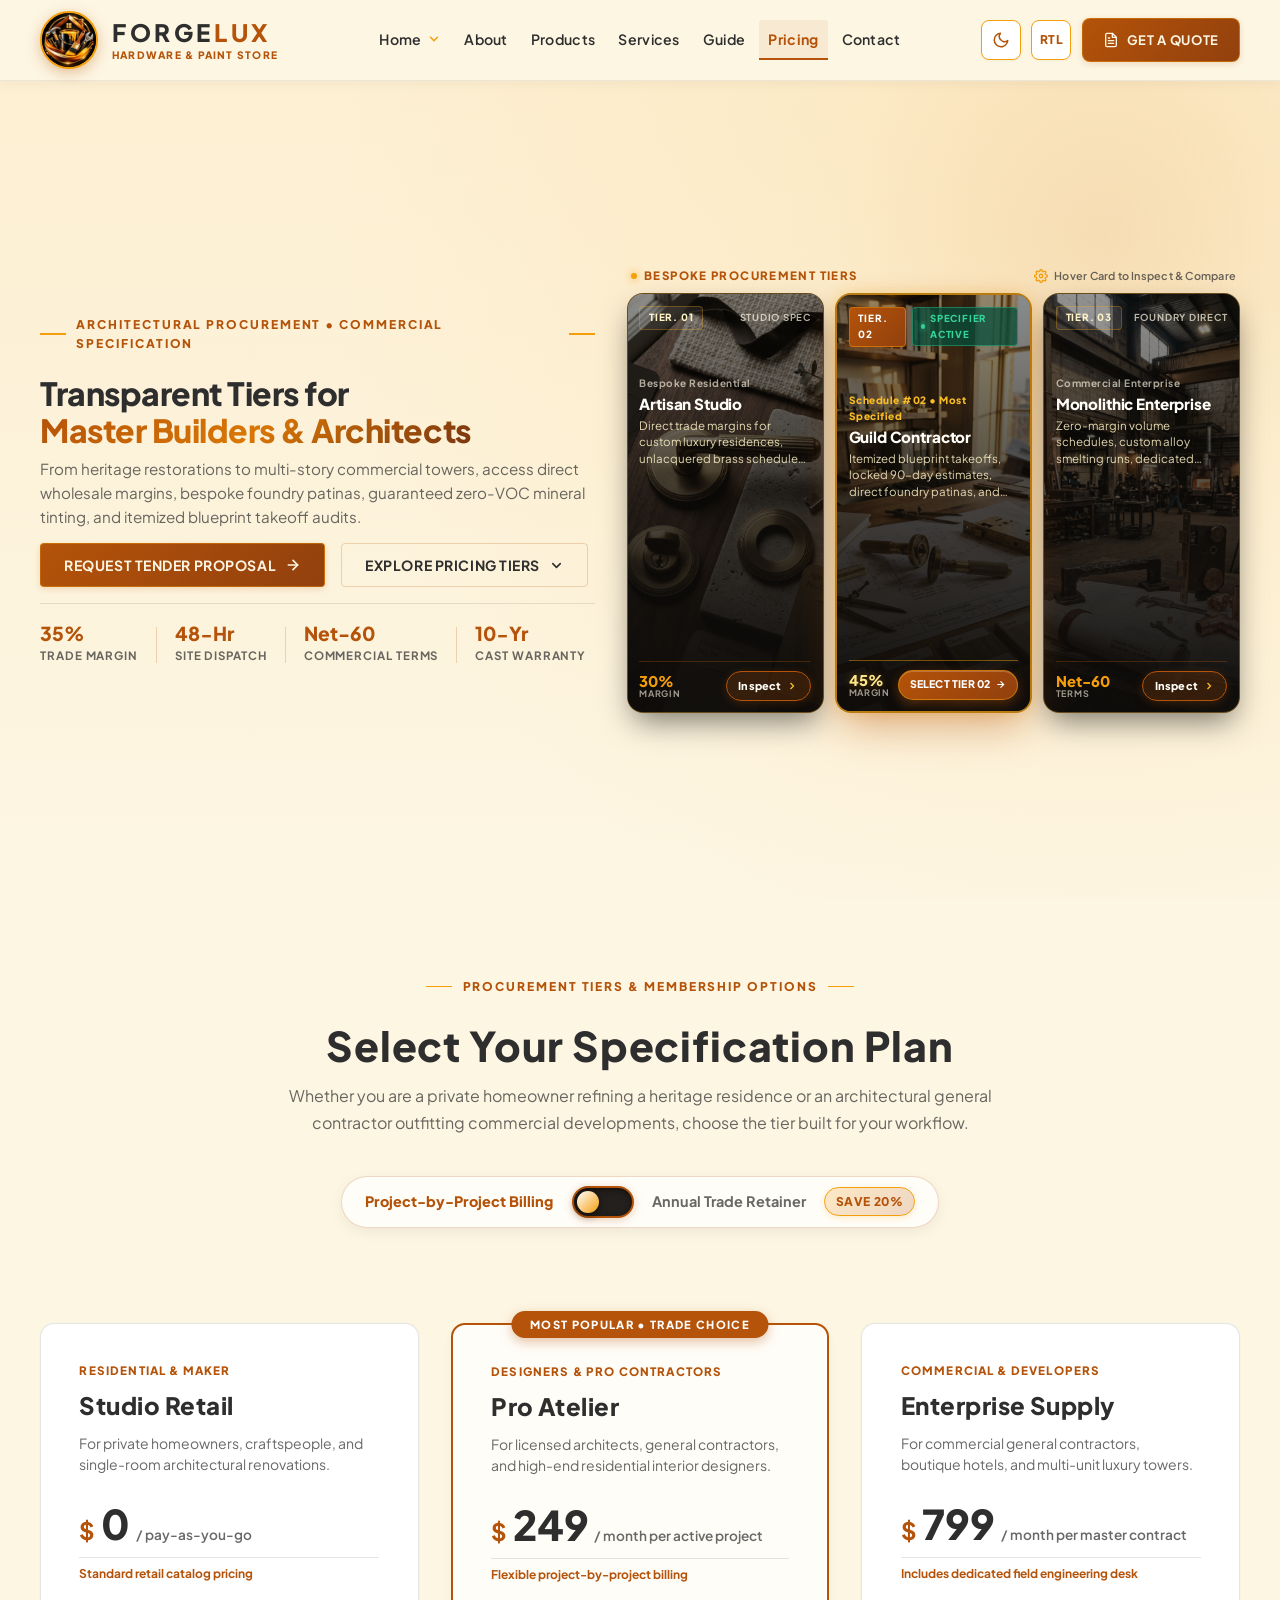
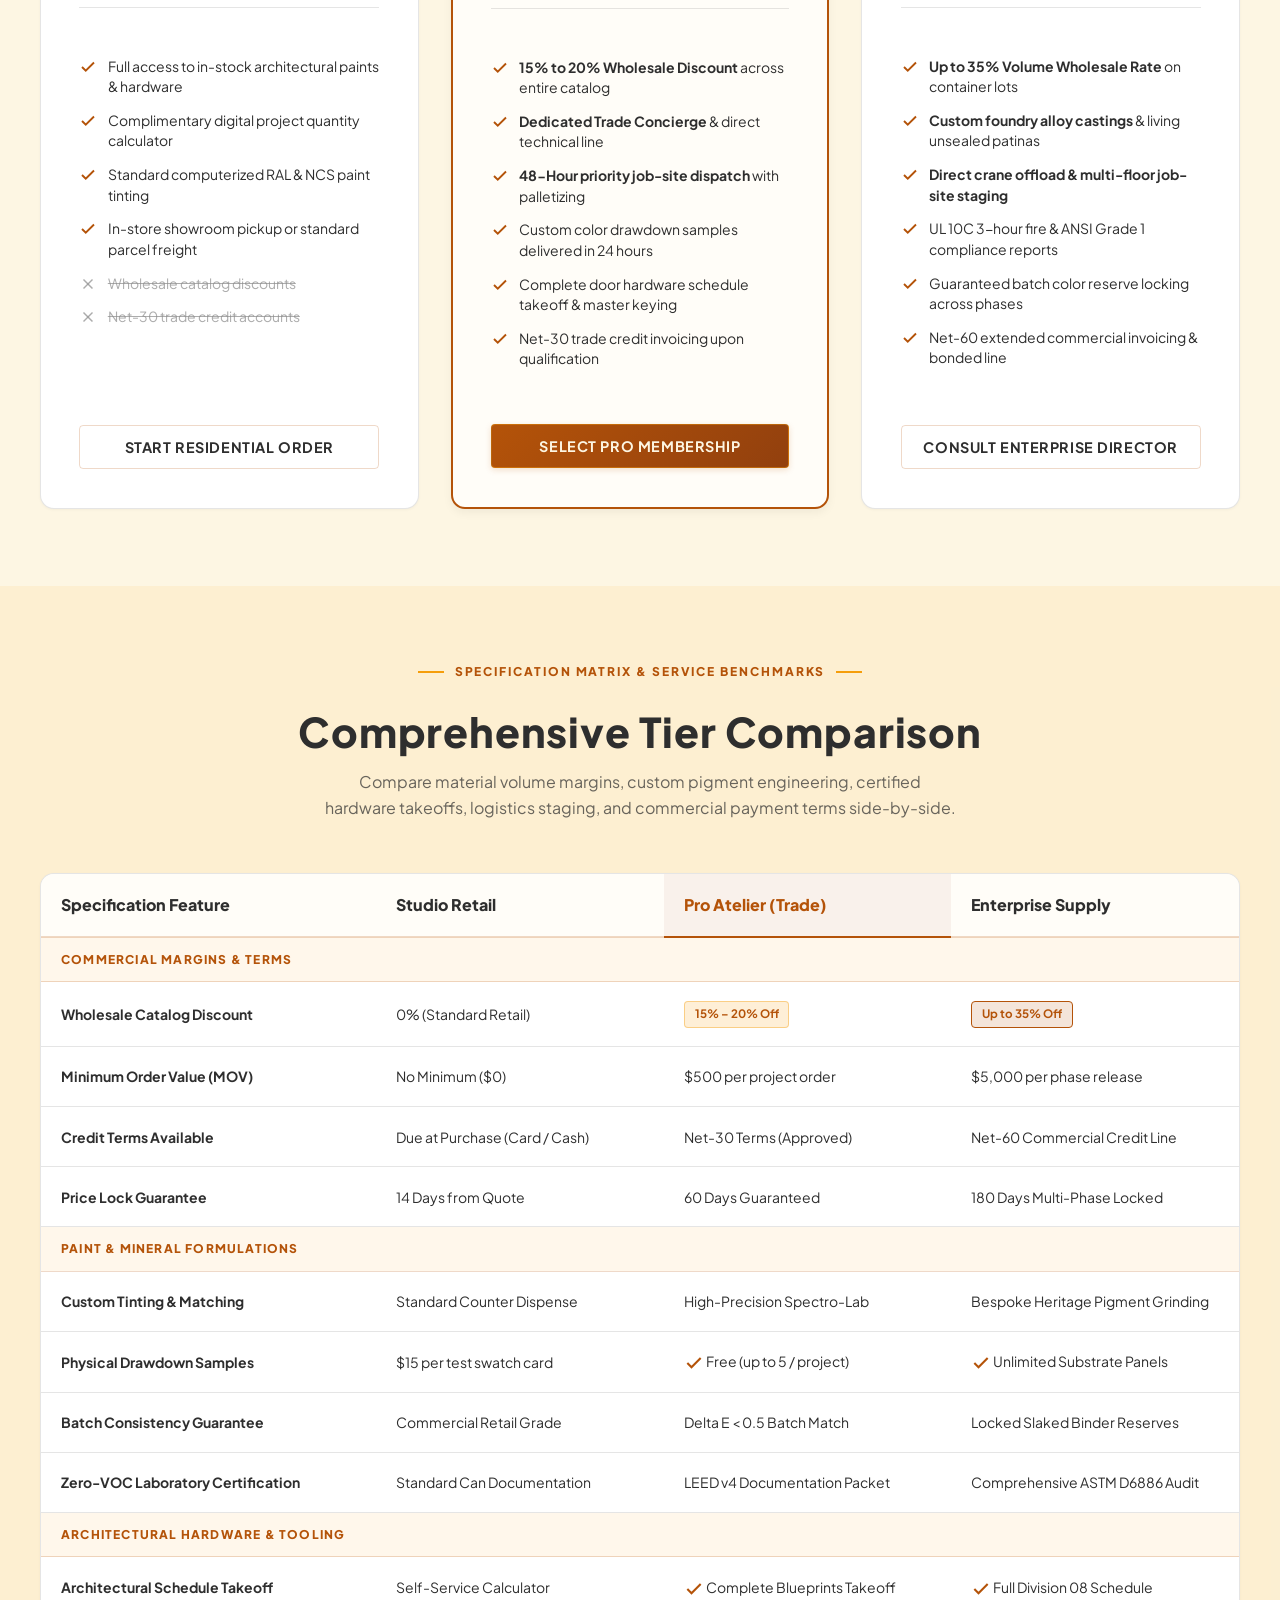
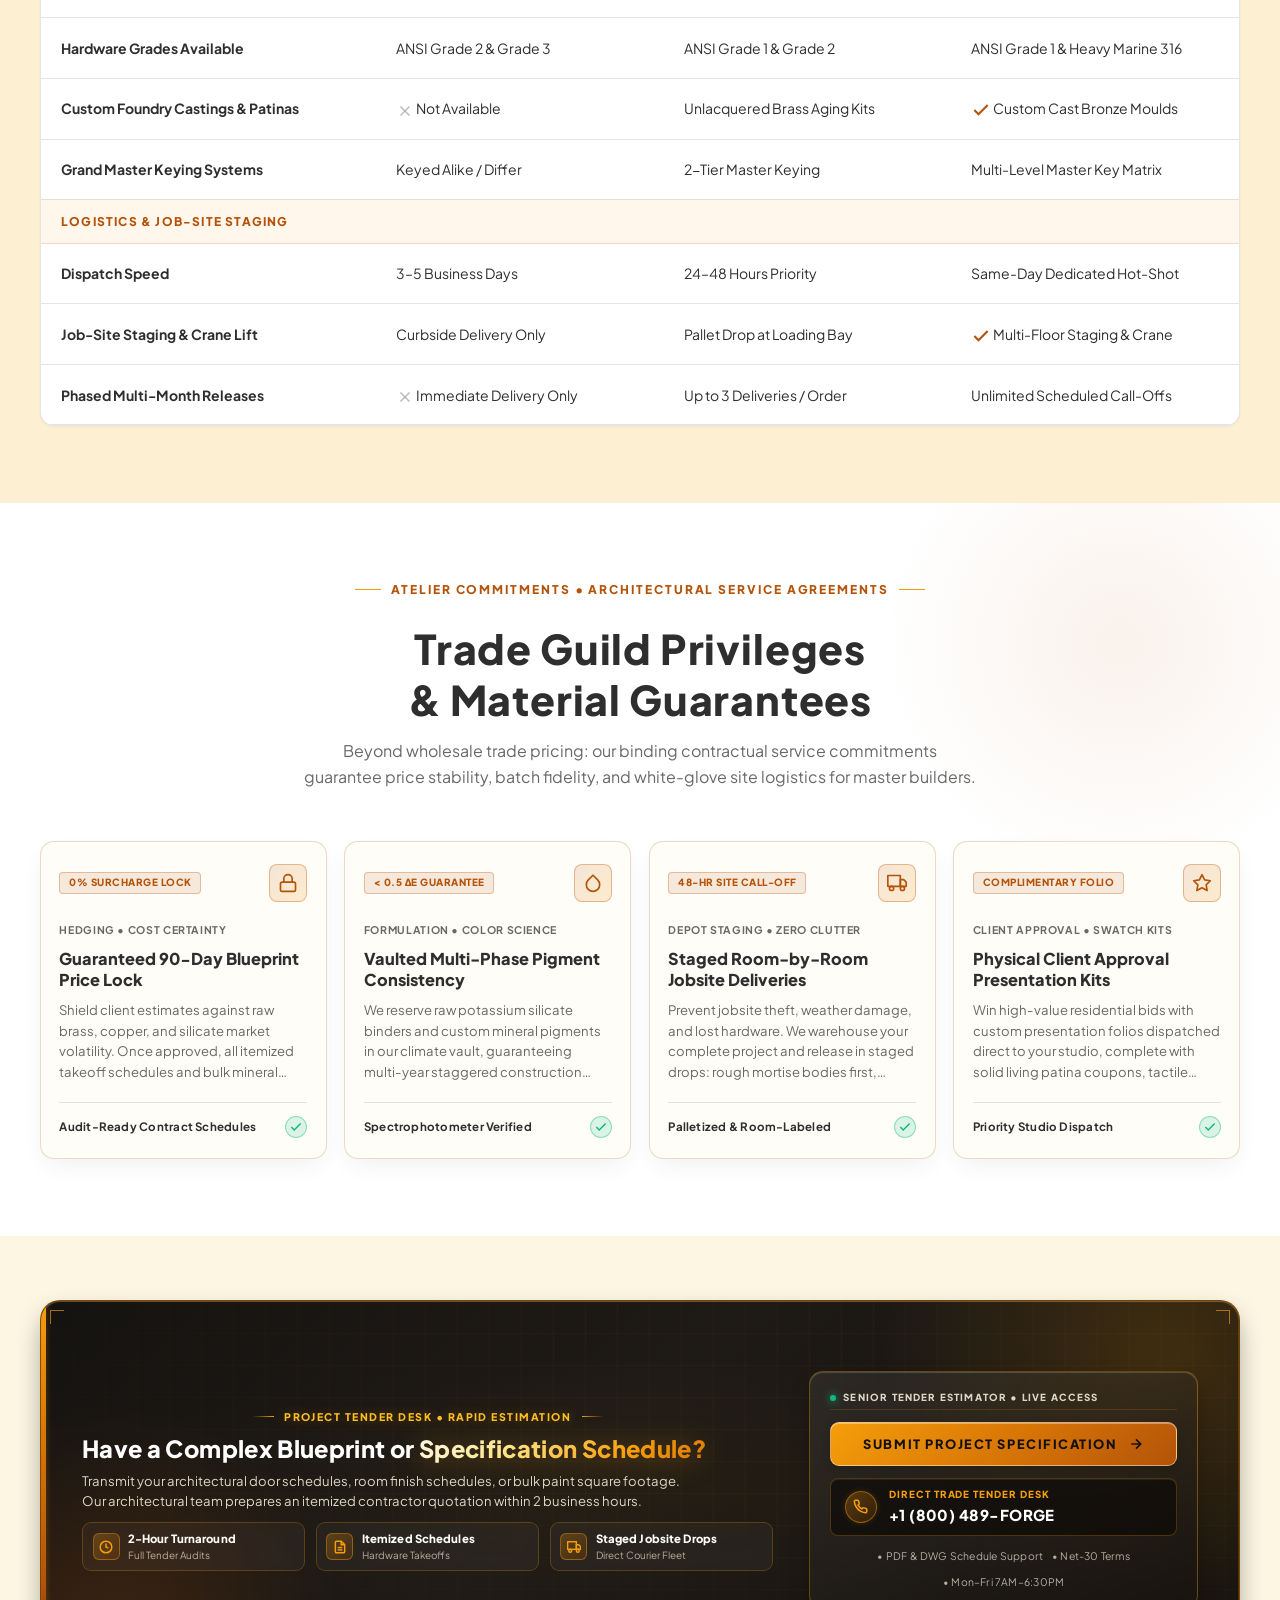
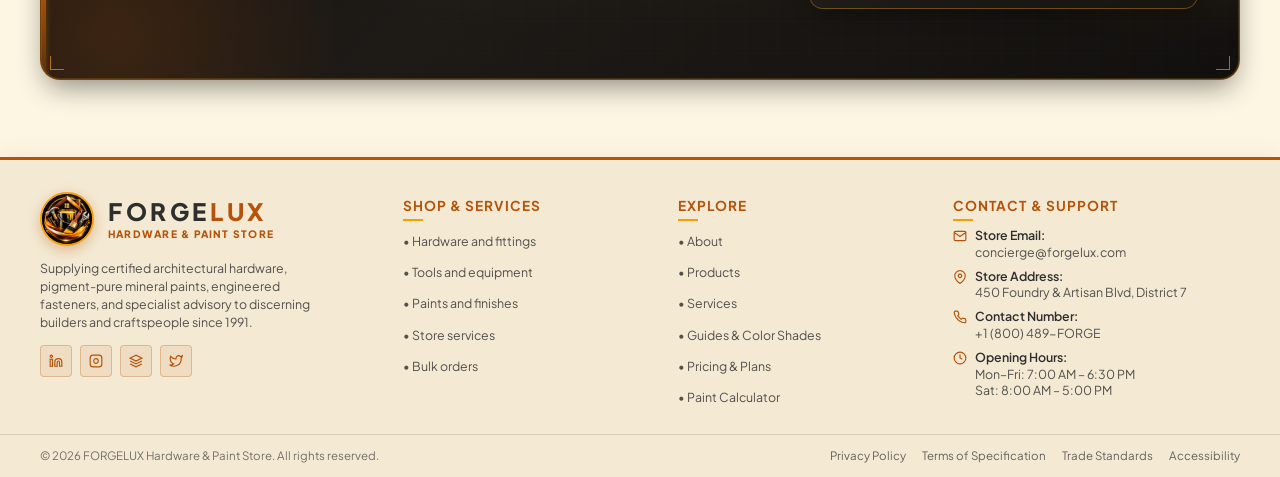
<file: pricing.html>
<!DOCTYPE html>
<html lang="en" dir="ltr" data-theme="light">
<head>
  <meta charset="UTF-8">
  <meta name="viewport" content="width=device-width, initial-scale=1.0">
  <title>Trade &amp; Commercial Pricing Plans &mdash; FORGELUX | Paints &bull; Hardware &bull; Materials</title>
  <meta name="description" content="Transparent architectural pricing and wholesale trade tiers by FORGELUX. Wholesale discounts, custom pigment matching, ANSI hardware takeoffs, and job-site logistics.">
  <link rel="icon" type="image/png" sizes="32x32" href="assets/images/favicon-32x32.png">
  <link rel="icon" type="image/png" sizes="16x16" href="assets/images/favicon-16x16.png">
  <link rel="shortcut icon" href="assets/images/favicon.ico">
  <link rel="apple-touch-icon" sizes="180x180" href="assets/images/apple-touch-icon.png">
  <link rel="stylesheet" href="index.css">
  <link rel="stylesheet" href="pricing.css">
</head>
<body class="pricing-page">

  <!-- ==========================================================================
       Site Header (Preserved Exactly from Home 1 with Pricing Active)
       ========================================================================== -->
  <header class="site-header" id="siteHeader">
    <div class="container header-inner">
      <!-- Left: Logo & Brand Name with Proper Alignment -->
      <a href="index.html" class="brand-link" aria-label="FORGELUX Home">
        <div class="logo-icon-wrap">
          <img src="assets/images/brand_logo.jpg" alt="FORGELUX Hardware &amp; Paint Store Logo" class="brand-logo-img">
        </div>
        <div class="brand-meta">
          <div class="brand-title">FORGE<span>LUX</span></div>
          <div class="brand-tagline">HARDWARE &amp; PAINT STORE</div>
        </div>
      </a>

      <!-- Middle: Navigation Order (Identical to Home 1, Pricing Active) -->
      <nav class="main-nav" aria-label="Main Navigation">
        <ul class="nav-list">
          <!-- 1. Home (Dropdown) -->
          <li class="nav-item">
            <button type="button" class="nav-link dropdown-toggle" id="homeDropdownToggle" aria-haspopup="true" aria-expanded="false" aria-controls="homeDropdownMenu">
              Home
              <svg class="dropdown-icon" viewBox="0 0 24 24" fill="none" stroke="currentColor" stroke-width="2.5" stroke-linecap="round" stroke-linejoin="round">
                <polyline points="6 9 12 15 18 9"></polyline>
              </svg>
            </button>
            <div class="dropdown-menu" id="homeDropdownMenu" role="menu" aria-labelledby="homeDropdownToggle">
              <a href="index.html" class="dropdown-item" role="menuitem">
                <div>
                  <strong>Home 1</strong>
                  <span class="dropdown-item-desc">Flagship Showroom &amp; Retail</span>
                </div>
                <span class="dropdown-tag">Retail</span>
              </a>
              <a href="Home 2.html" class="dropdown-item" role="menuitem">
                <div>
                  <strong>Home 2</strong>
                  <span class="dropdown-item-desc">Pro Atelier &amp; Contractor Depot</span>
                </div>
                <span class="dropdown-tag">Depot</span>
              </a>
            </div>
          </li>
          <!-- 2. About -->
          <li class="nav-item">
            <a href="About.html" class="nav-link">About</a>
          </li>
          <!-- 4. Products -->
          <li class="nav-item">
            <a href="products.html" class="nav-link">Products</a>
          </li>
          <!-- 5. Services -->
          <li class="nav-item">
            <a href="Services.html" class="nav-link">Services</a>
          </li>
          <!-- 6. Guide -->
          <li class="nav-item">
            <a href="guide.html" class="nav-link">Guide</a>
          </li>
          <!-- 6. Pricing (Active) -->
          <li class="nav-item">
            <a href="pricing.html" class="nav-link active" aria-current="page">Pricing</a>
          </li>
          <!-- 7. Contact -->
          <li class="nav-item">
            <a href="contact.html" class="nav-link">Contact</a>
          </li>
        </ul>
      </nav>

      <!-- Right: Controls & Primary CTA -->
      <div class="header-controls">
        <button type="button" class="control-btn" id="themeToggle" aria-label="Switch between light and dark mode" title="Toggle Light / Dark Mode">
          <svg viewBox="0 0 24 24" fill="none" stroke="currentColor" stroke-width="2" stroke-linecap="round" stroke-linejoin="round">
            <path d="M21 12.79A9 9 0 1 1 11.21 3 7 7 0 0 0 21 12.79z"></path>
          </svg>
        </button>

        <button type="button" class="control-btn" id="rtlToggle" aria-label="Switch between LTR and RTL layout" title="Toggle LTR / RTL Direction">
          <span class="rtl-indicator">RTL</span>
        </button>

        <button type="button" class="btn-cta open-quote-modal" id="headerCtaBtn">
          <svg width="16" height="16" viewBox="0 0 24 24" fill="none" stroke="currentColor" stroke-width="2" stroke-linecap="round" stroke-linejoin="round">
            <path d="M14 2H6a2 2 0 0 0-2 2v16a2 2 0 0 0 2 2h12a2 2 0 0 0 2-2V8z"></path>
            <polyline points="14 2 14 8 20 8"></polyline>
            <line x1="16" y1="13" x2="8" y2="13"></line>
            <line x1="16" y1="17" x2="8" y2="17"></line>
            <polyline points="10 9 9 9 8 9"></polyline>
          </svg>
          <span>Get a Quote</span>
        </button>

        <button type="button" class="mobile-nav-toggle" id="mobileNavToggle" aria-label="Toggle Navigation Menu" aria-expanded="false" aria-controls="mobileDrawer">
          <span></span>
          <span></span>
          <span></span>
        </button>
      </div>
    </div>
  </header>

  <!-- Mobile Drawer -->
  <div class="mobile-backdrop" id="mobileBackdrop"></div>
  <aside class="mobile-drawer" id="mobileDrawer" role="dialog" aria-modal="true" aria-label="Mobile Navigation">
    <div class="mobile-drawer-header">
      <a href="index.html" class="brand-link" aria-label="FORGELUX Home">
        <div class="logo-icon-wrap">
          <img src="assets/images/brand_logo.jpg" alt="FORGELUX Hardware &amp; Paint Store Logo" class="brand-logo-img">
        </div>
        <div class="brand-meta">
          <div class="brand-title">FORGE<span>LUX</span></div>
          <div class="brand-tagline">HARDWARE &amp; PAINT STORE</div>
        </div>
      </a>
      <button type="button" class="mobile-drawer-close" id="mobileDrawerClose" aria-label="Close menu">
        <svg width="20" height="20" viewBox="0 0 24 24" fill="none" stroke="currentColor" stroke-width="2" stroke-linecap="round" stroke-linejoin="round">
          <line x1="18" y1="6" x2="6" y2="18"></line>
          <line x1="6" y1="6" x2="18" y2="18"></line>
        </svg>
      </button>
    </div>

    <nav class="mobile-drawer-nav">
      <div>
        <div class="mobile-nav-link">Home Versions</div>
        <div class="mobile-submenu">
          <a href="index.html" class="mobile-sub-link">
            Home 1 (Flagship Showroom) <span>Retail</span>
          </a>
          <a href="Home 2.html" class="mobile-sub-link">
            Home 2 (Pro Atelier &amp; Depot) <span>Depot</span>
          </a>
        </div>
      </div>
      <a href="About.html" class="mobile-nav-link">About</a>
      <a href="products.html" class="mobile-nav-link">Products</a>
      <a href="Services.html" class="mobile-nav-link">Services</a>
      <a href="guide.html" class="mobile-nav-link">Guide</a>
      <a href="pricing.html" class="mobile-nav-link active" aria-current="page">Pricing</a>
      <a href="contact.html" class="mobile-nav-link">Contact</a>
    </nav>

    <div class="mobile-drawer-footer">
      <button type="button" class="btn-cta open-quote-modal" style="width: 100%;">
        Get a Quote
      </button>
    </div>
  </aside>

  <main id="main-content">
    <!-- ==========================================================================
         SECTION 1: Premium Hero Banner
         ========================================================================== -->
    <section class="pricing-hero" id="pricingHero">
      <div class="container pricing-hero-grid">
        <div class="pricing-hero-content">
          <span class="hero-subtitle">Architectural Procurement &bull; Commercial Specification</span>

          <h1 class="pricing-hero-title">
            Transparent Tiers for <br>
            <span class="pricing-hero-highlight">Master Builders &amp; Architects</span>
          </h1>

          <p class="pricing-hero-desc">
            From heritage restorations to multi-story commercial towers, access direct wholesale margins, bespoke foundry patinas, guaranteed zero-VOC mineral tinting, and itemized blueprint takeoff audits.
          </p>

          <div class="pricing-hero-actions">
            <button type="button" class="btn-cta pricing-hero-btn-primary open-quote-modal" id="pricingHeroQuoteBtn">
              <span>Request Tender Proposal</span>
              <svg width="16" height="16" viewBox="0 0 24 24" fill="none" stroke="currentColor" stroke-width="2.5" stroke-linecap="round" stroke-linejoin="round">
                <line x1="5" y1="12" x2="19" y2="12"></line>
                <polyline points="12 5 19 12 12 19"></polyline>
              </svg>
            </button>
            <a href="#pricing-plans" class="btn-outline pricing-hero-btn-secondary">
              <span>Explore Pricing Tiers</span>
              <svg width="15" height="15" viewBox="0 0 24 24" fill="none" stroke="currentColor" stroke-width="2.5" stroke-linecap="round" stroke-linejoin="round">
                <polyline points="6 9 12 15 18 9"></polyline>
              </svg>
            </a>
          </div>

          <!-- 4 Stats in a clean horizontal strip (matching reference design) -->
          <div class="pricing-hero-stats-strip">
            <div class="pricing-stat-item">
              <span class="pricing-stat-num">35%</span>
              <span class="pricing-stat-label">Trade Margin</span>
            </div>
            <div class="pricing-stat-sep" aria-hidden="true"></div>
            <div class="pricing-stat-item">
              <span class="pricing-stat-num">48-Hr</span>
              <span class="pricing-stat-label">Site Dispatch</span>
            </div>
            <div class="pricing-stat-sep" aria-hidden="true"></div>
            <div class="pricing-stat-item">
              <span class="pricing-stat-num">Net-60</span>
              <span class="pricing-stat-label">Commercial Terms</span>
            </div>
            <div class="pricing-stat-sep" aria-hidden="true"></div>
            <div class="pricing-stat-item">
              <span class="pricing-stat-num">10-Yr</span>
              <span class="pricing-stat-label">Cast Warranty</span>
            </div>
          </div>
        </div>

        <!-- Right: 3-Tier Interactive Showcase (Inspired by Reference Layout) -->
        <div class="pricing-hero-showcase" id="pricingShowcase">
          <!-- Showcase Header Bar -->
          <div class="showcase-header-bar">
            <div class="showcase-header-tag">
              <span class="showcase-tag-dot" aria-hidden="true"></span>
              <span>Bespoke Procurement Tiers</span>
            </div>
            <div class="showcase-header-hint" aria-hidden="true">
              <svg width="14" height="14" viewBox="0 0 24 24" fill="none" stroke="currentColor" stroke-width="2.2" stroke-linecap="round" stroke-linejoin="round">
                <circle cx="12" cy="12" r="3"></circle>
                <path d="M19.4 15a1.65 1.65 0 0 0 .33 1.82l.06.06a2 2 0 0 1 0 2.83 2 2 0 0 1-2.83 0l-.06-.06a1.65 1.65 0 0 0-1.82-.33 1.65 1.65 0 0 0-1 1.51V21a2 2 0 0 1-2 2 2 2 0 0 1-2-2v-.09A1.65 1.65 0 0 0 9 19.4a1.65 1.65 0 0 0-1.82.33l-.06.06a2 2 0 0 1-2.83 0 2 2 0 0 1 0-2.83l.06-.06a1.65 1.65 0 0 0 .33-1.82 1.65 1.65 0 0 0-1.51-1H3a2 2 0 0 1-2-2 2 2 0 0 1 2-2h.09A1.65 1.65 0 0 0 4.6 9a1.65 1.65 0 0 0-.33-1.82l-.06-.06a2 2 0 0 1 0-2.83 2 2 0 0 1 2.83 0l.06.06a1.65 1.65 0 0 0 1.82.33H9a1.65 1.65 0 0 0 1-1.51V3a2 2 0 0 1 2-2 2 2 0 0 1 2 2v.09a1.65 1.65 0 0 0 1 1.51 1.65 1.65 0 0 0 1.82-.33l.06-.06a2 2 0 0 1 2.83 0 2 2 0 0 1 0 2.83l-.06.06a1.65 1.65 0 0 0-.33 1.82V9a1.65 1.65 0 0 0 1.51 1H21a2 2 0 0 1 2 2 2 2 0 0 1-2 2h-.09a1.65 1.65 0 0 0-1.51 1z"></path>
              </svg>
              <span>Hover Card to Inspect &amp; Compare</span>
            </div>
          </div>

          <!-- 3 Vertical Cards Grid -->
          <div class="pricing-cards-trio" id="pricingCardsTrio">
            <!-- Card 01: Artisan Studio -->
            <div class="pricing-tier-card card-tier-01" data-tier="artisan" tabindex="0">
              <img 
                src="assets/images/pricing_tier_artisan.jpg" 
                alt="Luxury reeded unlacquered brass door levers, escutcheons, and artisanal mineral paint swatches" 
                class="tier-hero-bg-img"
                width="600"
                height="800"
                loading="eager"
              >
              <div class="tier-hero-overlay" aria-hidden="true"></div>

              <div class="tier-card-top">
                <span class="tier-badge-pill">Tier. 01</span>
                <span class="tier-subtag">Studio Spec</span>
              </div>

              <div class="tier-icon-wrap" aria-hidden="true">
                <svg width="22" height="22" viewBox="0 0 24 24" fill="none" stroke="currentColor" stroke-width="2" stroke-linecap="round" stroke-linejoin="round">
                  <circle cx="12" cy="12" r="10"></circle>
                  <polygon points="16.24 7.76 14.12 14.12 7.76 16.24 9.88 9.88 16.24 7.76"></polygon>
                </svg>
              </div>

              <div class="tier-card-body">
                <span class="tier-discipline-label">Bespoke Residential</span>
                <h3 class="tier-card-title text-light">Artisan Studio</h3>
                <p class="tier-card-desc text-light-muted">
                  Direct trade margins for custom luxury residences, unlacquered brass schedules, and bespoke mineral swatches.
                </p>
              </div>

              <div class="tier-card-footer">
                <div class="tier-stat-badge">
                  <span class="stat-highlight">30%</span>
                  <span class="stat-name">Margin</span>
                </div>
                <a href="#pricing-plans" class="tier-action-pill" aria-label="Inspect Tier 01 specifications">
                  <span>Inspect</span>
                  <svg width="12" height="12" viewBox="0 0 24 24" fill="none" stroke="currentColor" stroke-width="2.5"><polyline points="9 18 15 12 9 6"></polyline></svg>
                </a>
              </div>
            </div>

            <!-- Card 02: Guild Contractor (Hero Center Card with Bespoke Image) -->
            <div class="pricing-tier-card card-tier-02 card-hero-highlighted" data-tier="contractor" tabindex="0">
              <img 
                src="assets/images/pricing_tier_specifier.jpg" 
                alt="Architectural takeoff desk with unlacquered brass levers, mortise locks, and mineral paint swatches over blueprint" 
                class="tier-hero-bg-img"
                width="600"
                height="800"
                loading="eager"
              >
              <div class="tier-hero-overlay" aria-hidden="true"></div>

              <div class="tier-card-top">
                <span class="tier-badge-pill pill-primary">Tier. 02</span>
                <span class="tier-live-pill">
                  <span class="tier-pulse-dot" aria-hidden="true"></span>
                  <span>Specifier Active</span>
                </span>
              </div>

              <div class="tier-icon-wrap tier-icon-hero" aria-hidden="true">
                <svg width="22" height="22" viewBox="0 0 24 24" fill="none" stroke="currentColor" stroke-width="2" stroke-linecap="round" stroke-linejoin="round">
                  <polygon points="12 2 15.09 8.26 22 9.27 17 14.14 18.18 21.02 12 17.77 5.82 21.02 7 14.14 2 9.27 8.91 8.26 12 2"></polygon>
                </svg>
              </div>

              <div class="tier-card-body">
                <span class="tier-discipline-label highlight-gold">Schedule #02 &bull; Most Specified</span>
                <h3 class="tier-card-title text-light">Guild Contractor</h3>
                <p class="tier-card-desc text-light-muted">
                  Itemized blueprint takeoffs, locked 90-day estimates, direct foundry patinas, and automated batch paint tinting.
                </p>
              </div>

              <div class="tier-card-footer tier-hero-footer">
                <div class="tier-stat-badge">
                  <span class="stat-highlight highlight-primary">45%</span>
                  <span class="stat-name">Margin</span>
                </div>
                <a href="#pricing-plans" class="btn-tier-cta" id="heroSelectTier02Btn" aria-label="Select Tier 02 Guild Contractor">
                  <span>Select Tier 02</span>
                  <svg width="11" height="11" viewBox="0 0 24 24" fill="none" stroke="currentColor" stroke-width="2.5"><line x1="5" y1="12" x2="19" y2="12"></line><polyline points="12 5 19 12 12 19"></polyline></svg>
                </a>
              </div>
            </div>

            <!-- Card 03: Monolithic Enterprise -->
            <div class="pricing-tier-card card-tier-03" data-tier="enterprise" tabindex="0">
              <img 
                src="assets/images/pricing_tier_enterprise.jpg" 
                alt="Heavy commercial bronze architectural hardware and blueprint in foundry atelier" 
                class="tier-hero-bg-img"
                width="600"
                height="800"
                loading="eager"
              >
              <div class="tier-hero-overlay" aria-hidden="true"></div>

              <div class="tier-card-top">
                <span class="tier-badge-pill">Tier. 03</span>
                <span class="tier-subtag">Foundry Direct</span>
              </div>

              <div class="tier-icon-wrap" aria-hidden="true">
                <svg width="22" height="22" viewBox="0 0 24 24" fill="none" stroke="currentColor" stroke-width="2" stroke-linecap="round" stroke-linejoin="round">
                  <path d="M6 22V4a2 2 0 0 1 2-2h8a2 2 0 0 1 2 2v18Z"></path>
                  <path d="M6 12H4a2 2 0 0 0-2 2v6a2 2 0 0 0 2 2h2"></path>
                  <path d="M18 9h2a2 2 0 0 1 2 2v9a2 2 0 0 1-2 2h-2"></path>
                  <path d="M10 6h4"></path>
                  <path d="M10 10h4"></path>
                  <path d="M10 14h4"></path>
                  <path d="M10 18h4"></path>
                </svg>
              </div>

              <div class="tier-card-body">
                <span class="tier-discipline-label">Commercial Enterprise</span>
                <h3 class="tier-card-title text-light">Monolithic Enterprise</h3>
                <p class="tier-card-desc text-light-muted">
                  Zero-margin volume schedules, custom alloy smelting runs, dedicated account directors, and crane jobsite logistics.
                </p>
              </div>

              <div class="tier-card-footer">
                <div class="tier-stat-badge">
                  <span class="stat-highlight">Net-60</span>
                  <span class="stat-name">Terms</span>
                </div>
                <a href="#pricing-plans" class="tier-action-pill" aria-label="Inspect Tier 03 specifications">
                  <span>Inspect</span>
                  <svg width="12" height="12" viewBox="0 0 24 24" fill="none" stroke="currentColor" stroke-width="2.5"><polyline points="9 18 15 12 9 6"></polyline></svg>
                </a>
              </div>
            </div>
          </div>
        </div>
      </div>
    </section>

    <!-- ==========================================================================
         SECTION 2: Three Pricing Cards & Billing Toggle
         ========================================================================== -->
    <section class="pricing-section" id="pricing-plans" aria-label="Pricing Plans">
      <div class="container">
        <div class="section-header">
          <span class="section-subtitle">Procurement Tiers &amp; Membership Options</span>
          <h2 class="section-title">Select Your Specification Plan</h2>
          <p class="section-desc">
            Whether you are a private homeowner refining a heritage residence or an architectural general contractor outfitting commercial developments, choose the tier built for your workflow.
          </p>

          <!-- Interactive Billing Toggle -->
          <div class="pricing-toggle-wrap">
            <span class="pricing-toggle-label active" id="labelMonthly">Project-by-Project Billing</span>
            <button type="button" class="pricing-toggle-switch" id="pricingBillingToggle" role="switch" aria-checked="false" aria-label="Toggle annual discount billing">
              <div class="pricing-toggle-knob"></div>
            </button>
            <span class="pricing-toggle-label" id="labelAnnual">Annual Trade Retainer</span>
            <span class="pricing-discount-badge">Save 20%</span>
          </div>
        </div>

        <div class="pricing-cards-grid">
          <!-- Card 1: Residential & Maker -->
          <article class="pricing-card">
            <div class="pricing-card-header">
              <span class="pricing-plan-badge">RESIDENTIAL &amp; MAKER</span>
              <h3 class="pricing-plan-name">Studio Retail</h3>
              <p class="pricing-plan-desc">For private homeowners, craftspeople, and single-room architectural renovations.</p>
              
              <div class="pricing-price-wrap">
                <span class="pricing-currency">$</span>
                <span class="pricing-amount">0</span>
                <span class="pricing-period">/ pay-as-you-go</span>
              </div>
              <div class="pricing-plan-savings">Standard retail catalog pricing</div>
            </div>

            <ul class="pricing-features-list">
              <li class="pricing-feature-item">
                <svg class="pricing-feature-icon" viewBox="0 0 24 24" fill="none" stroke="currentColor" stroke-width="2.5"><polyline points="20 6 9 17 4 12"></polyline></svg>
                <span>Full access to in-stock architectural paints &amp; hardware</span>
              </li>
              <li class="pricing-feature-item">
                <svg class="pricing-feature-icon" viewBox="0 0 24 24" fill="none" stroke="currentColor" stroke-width="2.5"><polyline points="20 6 9 17 4 12"></polyline></svg>
                <span>Complimentary digital project quantity calculator</span>
              </li>
              <li class="pricing-feature-item">
                <svg class="pricing-feature-icon" viewBox="0 0 24 24" fill="none" stroke="currentColor" stroke-width="2.5"><polyline points="20 6 9 17 4 12"></polyline></svg>
                <span>Standard computerized RAL &amp; NCS paint tinting</span>
              </li>
              <li class="pricing-feature-item">
                <svg class="pricing-feature-icon" viewBox="0 0 24 24" fill="none" stroke="currentColor" stroke-width="2.5"><polyline points="20 6 9 17 4 12"></polyline></svg>
                <span>In-store showroom pickup or standard parcel freight</span>
              </li>
              <li class="pricing-feature-item muted">
                <svg class="pricing-feature-icon" viewBox="0 0 24 24" fill="none" stroke="currentColor" stroke-width="2"><line x1="18" y1="6" x2="6" y2="18"></line><line x1="6" y1="6" x2="18" y2="18"></line></svg>
                <span>Wholesale catalog discounts</span>
              </li>
              <li class="pricing-feature-item muted">
                <svg class="pricing-feature-icon" viewBox="0 0 24 24" fill="none" stroke="currentColor" stroke-width="2"><line x1="18" y1="6" x2="6" y2="18"></line><line x1="6" y1="6" x2="18" y2="18"></line></svg>
                <span>Net-30 trade credit accounts</span>
              </li>
            </ul>

            <div class="pricing-card-footer">
              <button type="button" class="btn-outline select-pricing-plan" data-plan-tier="residential" data-plan-title="Studio Retail (Residential)">
                Start Residential Order
              </button>
            </div>
          </article>

          <!-- Card 2: Pro Atelier & Contractor (Featured) -->
          <article class="pricing-card is-featured">
            <div class="pricing-popular-ribbon">Most Popular &bull; Trade Choice</div>
            
            <div class="pricing-card-header">
              <span class="pricing-plan-badge">DESIGNERS &amp; PRO CONTRACTORS</span>
              <h3 class="pricing-plan-name">Pro Atelier</h3>
              <p class="pricing-plan-desc">For licensed architects, general contractors, and high-end residential interior designers.</p>
              
              <div class="pricing-price-wrap">
                <span class="pricing-currency">$</span>
                <span class="pricing-amount" id="proPlanAmount">249</span>
                <span class="pricing-period" id="proPlanPeriod">/ month per active project</span>
              </div>
              <div class="pricing-plan-savings" id="proPlanSavings">Flexible project-by-project billing</div>
            </div>

            <ul class="pricing-features-list">
              <li class="pricing-feature-item">
                <svg class="pricing-feature-icon" viewBox="0 0 24 24" fill="none" stroke="currentColor" stroke-width="2.5"><polyline points="20 6 9 17 4 12"></polyline></svg>
                <span><strong>15% to 20% Wholesale Discount</strong> across entire catalog</span>
              </li>
              <li class="pricing-feature-item">
                <svg class="pricing-feature-icon" viewBox="0 0 24 24" fill="none" stroke="currentColor" stroke-width="2.5"><polyline points="20 6 9 17 4 12"></polyline></svg>
                <span><strong>Dedicated Trade Concierge</strong> &amp; direct technical line</span>
              </li>
              <li class="pricing-feature-item">
                <svg class="pricing-feature-icon" viewBox="0 0 24 24" fill="none" stroke="currentColor" stroke-width="2.5"><polyline points="20 6 9 17 4 12"></polyline></svg>
                <span><strong>48-Hour priority job-site dispatch</strong> with palletizing</span>
              </li>
              <li class="pricing-feature-item">
                <svg class="pricing-feature-icon" viewBox="0 0 24 24" fill="none" stroke="currentColor" stroke-width="2.5"><polyline points="20 6 9 17 4 12"></polyline></svg>
                <span>Custom color drawdown samples delivered in 24 hours</span>
              </li>
              <li class="pricing-feature-item">
                <svg class="pricing-feature-icon" viewBox="0 0 24 24" fill="none" stroke="currentColor" stroke-width="2.5"><polyline points="20 6 9 17 4 12"></polyline></svg>
                <span>Complete door hardware schedule takeoff &amp; master keying</span>
              </li>
              <li class="pricing-feature-item">
                <svg class="pricing-feature-icon" viewBox="0 0 24 24" fill="none" stroke="currentColor" stroke-width="2.5"><polyline points="20 6 9 17 4 12"></polyline></svg>
                <span>Net-30 trade credit invoicing upon qualification</span>
              </li>
            </ul>

            <div class="pricing-card-footer">
              <button type="button" class="btn-cta select-pricing-plan" data-plan-tier="pro" data-plan-title="Pro Atelier &amp; Contractor (-15% Wholesale)">
                Select Pro Membership
              </button>
            </div>
          </article>

          <!-- Card 3: Enterprise & Master Developer -->
          <article class="pricing-card">
            <div class="pricing-card-header">
              <span class="pricing-plan-badge">COMMERCIAL &amp; DEVELOPERS</span>
              <h3 class="pricing-plan-name">Enterprise Supply</h3>
              <p class="pricing-plan-desc">For commercial general contractors, boutique hotels, and multi-unit luxury towers.</p>
              
              <div class="pricing-price-wrap">
                <span class="pricing-currency">$</span>
                <span class="pricing-amount" id="entPlanAmount">799</span>
                <span class="pricing-period" id="entPlanPeriod">/ month per master contract</span>
              </div>
              <div class="pricing-plan-savings" id="entPlanSavings">Includes dedicated field engineering desk</div>
            </div>

            <ul class="pricing-features-list">
              <li class="pricing-feature-item">
                <svg class="pricing-feature-icon" viewBox="0 0 24 24" fill="none" stroke="currentColor" stroke-width="2.5"><polyline points="20 6 9 17 4 12"></polyline></svg>
                <span><strong>Up to 35% Volume Wholesale Rate</strong> on container lots</span>
              </li>
              <li class="pricing-feature-item">
                <svg class="pricing-feature-icon" viewBox="0 0 24 24" fill="none" stroke="currentColor" stroke-width="2.5"><polyline points="20 6 9 17 4 12"></polyline></svg>
                <span><strong>Custom foundry alloy castings</strong> &amp; living unsealed patinas</span>
              </li>
              <li class="pricing-feature-item">
                <svg class="pricing-feature-icon" viewBox="0 0 24 24" fill="none" stroke="currentColor" stroke-width="2.5"><polyline points="20 6 9 17 4 12"></polyline></svg>
                <span><strong>Direct crane offload &amp; multi-floor job-site staging</strong></span>
              </li>
              <li class="pricing-feature-item">
                <svg class="pricing-feature-icon" viewBox="0 0 24 24" fill="none" stroke="currentColor" stroke-width="2.5"><polyline points="20 6 9 17 4 12"></polyline></svg>
                <span>UL 10C 3-hour fire &amp; ANSI Grade 1 compliance reports</span>
              </li>
              <li class="pricing-feature-item">
                <svg class="pricing-feature-icon" viewBox="0 0 24 24" fill="none" stroke="currentColor" stroke-width="2.5"><polyline points="20 6 9 17 4 12"></polyline></svg>
                <span>Guaranteed batch color reserve locking across phases</span>
              </li>
              <li class="pricing-feature-item">
                <svg class="pricing-feature-icon" viewBox="0 0 24 24" fill="none" stroke="currentColor" stroke-width="2.5"><polyline points="20 6 9 17 4 12"></polyline></svg>
                <span>Net-60 extended commercial invoicing &amp; bonded line</span>
              </li>
            </ul>

            <div class="pricing-card-footer">
              <button type="button" class="btn-outline select-pricing-plan" data-plan-tier="enterprise" data-plan-title="Enterprise Master Supply (-35% Wholesale)">
                Consult Enterprise Director
              </button>
            </div>
          </article>
        </div>
      </div>
    </section>

    <!-- ==========================================================================
         SECTION 3: Pricing Comparison Chart
         ========================================================================== -->
    <section class="comparison-section" id="pricing-comparison" aria-label="Pricing Comparison Chart">
      <div class="container">
        <div class="section-header">
          <span class="section-subtitle">Specification Matrix &amp; Service Benchmarks</span>
          <h2 class="section-title">Comprehensive Tier Comparison</h2>
          <p class="section-desc">
            Compare material volume margins, custom pigment engineering, certified hardware takeoffs, logistics staging, and commercial payment terms side-by-side.
          </p>
        </div>

        <div class="comparison-table-wrap">
          <table class="comparison-table">
            <thead>
              <tr>
                <th style="width: 28%;">Specification Feature</th>
                <th style="width: 24%;">Studio Retail</th>
                <th style="width: 24%;" class="col-featured">Pro Atelier (Trade)</th>
                <th style="width: 24%;">Enterprise Supply</th>
              </tr>
            </thead>
            <tbody>
              <!-- Category: Financial & Margins -->
              <tr class="comparison-cat-row">
                <td colspan="4">Commercial Margins &amp; Terms</td>
              </tr>
              <tr>
                <td><strong>Wholesale Catalog Discount</strong></td>
                <td>0% (Standard Retail)</td>
                <td><span class="comp-tag comp-tag-pro">15% &ndash; 20% Off</span></td>
                <td><span class="comp-tag comp-tag-ent">Up to 35% Off</span></td>
              </tr>
              <tr>
                <td><strong>Minimum Order Value (MOV)</strong></td>
                <td>No Minimum ($0)</td>
                <td>$500 per project order</td>
                <td>$5,000 per phase release</td>
              </tr>
              <tr>
                <td><strong>Credit Terms Available</strong></td>
                <td>Due at Purchase (Card / Cash)</td>
                <td>Net-30 Terms (Approved)</td>
                <td>Net-60 Commercial Credit Line</td>
              </tr>
              <tr>
                <td><strong>Price Lock Guarantee</strong></td>
                <td>14 Days from Quote</td>
                <td>60 Days Guaranteed</td>
                <td>180 Days Multi-Phase Locked</td>
              </tr>

              <!-- Category: Paint & Mineral Formulations -->
              <tr class="comparison-cat-row">
                <td colspan="4">Paint &amp; Mineral Formulations</td>
              </tr>
              <tr>
                <td><strong>Custom Tinting &amp; Matching</strong></td>
                <td>Standard Counter Dispense</td>
                <td>High-Precision Spectro-Lab</td>
                <td>Bespoke Heritage Pigment Grinding</td>
              </tr>
              <tr>
                <td><strong>Physical Drawdown Samples</strong></td>
                <td>$15 per test swatch card</td>
                <td><svg class="comp-check-icon" viewBox="0 0 24 24" fill="none" stroke="currentColor" stroke-width="2.5"><polyline points="20 6 9 17 4 12"></polyline></svg> Free (up to 5 / project)</td>
                <td><svg class="comp-check-icon" viewBox="0 0 24 24" fill="none" stroke="currentColor" stroke-width="2.5"><polyline points="20 6 9 17 4 12"></polyline></svg> Unlimited Substrate Panels</td>
              </tr>
              <tr>
                <td><strong>Batch Consistency Guarantee</strong></td>
                <td>Commercial Retail Grade</td>
                <td>Delta E &lt; 0.5 Batch Match</td>
                <td>Locked Slaked Binder Reserves</td>
              </tr>
              <tr>
                <td><strong>Zero-VOC Laboratory Certification</strong></td>
                <td>Standard Can Documentation</td>
                <td>LEED v4 Documentation Packet</td>
                <td>Comprehensive ASTM D6886 Audit</td>
              </tr>

              <!-- Category: Hardware Takeoffs & Metallurgy -->
              <tr class="comparison-cat-row">
                <td colspan="4">Architectural Hardware &amp; Tooling</td>
              </tr>
              <tr>
                <td><strong>Architectural Schedule Takeoff</strong></td>
                <td>Self-Service Calculator</td>
                <td><svg class="comp-check-icon" viewBox="0 0 24 24" fill="none" stroke="currentColor" stroke-width="2.5"><polyline points="20 6 9 17 4 12"></polyline></svg> Complete Blueprints Takeoff</td>
                <td><svg class="comp-check-icon" viewBox="0 0 24 24" fill="none" stroke="currentColor" stroke-width="2.5"><polyline points="20 6 9 17 4 12"></polyline></svg> Full Division 08 Schedule</td>
              </tr>
              <tr>
                <td><strong>Hardware Grades Available</strong></td>
                <td>ANSI Grade 2 &amp; Grade 3</td>
                <td>ANSI Grade 1 &amp; Grade 2</td>
                <td>ANSI Grade 1 &amp; Heavy Marine 316</td>
              </tr>
              <tr>
                <td><strong>Custom Foundry Castings &amp; Patinas</strong></td>
                <td><svg class="comp-cross-icon" viewBox="0 0 24 24" fill="none" stroke="currentColor" stroke-width="2"><line x1="18" y1="6" x2="6" y2="18"></line><line x1="6" y1="6" x2="18" y2="18"></line></svg> Not Available</td>
                <td>Unlacquered Brass Aging Kits</td>
                <td><svg class="comp-check-icon" viewBox="0 0 24 24" fill="none" stroke="currentColor" stroke-width="2.5"><polyline points="20 6 9 17 4 12"></polyline></svg> Custom Cast Bronze Moulds</td>
              </tr>
              <tr>
                <td><strong>Grand Master Keying Systems</strong></td>
                <td>Keyed Alike / Differ</td>
                <td>2-Tier Master Keying</td>
                <td>Multi-Level Master Key Matrix</td>
              </tr>

              <!-- Category: Logistics & Staging -->
              <tr class="comparison-cat-row">
                <td colspan="4">Logistics &amp; Job-Site Staging</td>
              </tr>
              <tr>
                <td><strong>Dispatch Speed</strong></td>
                <td>3&ndash;5 Business Days</td>
                <td>24&ndash;48 Hours Priority</td>
                <td>Same-Day Dedicated Hot-Shot</td>
              </tr>
              <tr>
                <td><strong>Job-Site Staging &amp; Crane Lift</strong></td>
                <td>Curbside Delivery Only</td>
                <td>Pallet Drop at Loading Bay</td>
                <td><svg class="comp-check-icon" viewBox="0 0 24 24" fill="none" stroke="currentColor" stroke-width="2.5"><polyline points="20 6 9 17 4 12"></polyline></svg> Multi-Floor Staging &amp; Crane</td>
              </tr>
              <tr>
                <td><strong>Phased Multi-Month Releases</strong></td>
                <td><svg class="comp-cross-icon" viewBox="0 0 24 24" fill="none" stroke="currentColor" stroke-width="2"><line x1="18" y1="6" x2="6" y2="18"></line><line x1="6" y1="6" x2="18" y2="18"></line></svg> Immediate Delivery Only</td>
                <td>Up to 3 Deliveries / Order</td>
                <td>Unlimited Scheduled Call-Offs</td>
              </tr>
            </tbody>
          </table>
        </div>
      </div>
    </section>

    <!-- ==========================================================================
         SECTION 4: Trade Guild Privileges & Material Guarantees (Premium Editorial Grid)
         ========================================================================== -->
    <section class="trade-privileges-section" id="pricing-privileges" aria-label="Trade Guild Privileges and Material Guarantees">
      <div class="container">
        <div class="section-header">
          <span class="section-subtitle">ATELIER COMMITMENTS &bull; ARCHITECTURAL SERVICE AGREEMENTS</span>
          <h2 class="section-title">Trade Guild Privileges &amp; Material Guarantees</h2>
          <p class="section-desc">
            Beyond wholesale trade pricing: our binding contractual service commitments guarantee price stability, batch fidelity, and white-glove site logistics for master builders.
          </p>
        </div>

        <div class="privileges-grid">
          <!-- Pillar 1: 90-Day Price Lock -->
          <article class="privilege-card">
            <div class="privilege-card-top">
              <span class="privilege-badge">0% Surcharge Lock</span>
              <div class="privilege-icon-box" aria-hidden="true">
                <svg width="20" height="20" viewBox="0 0 24 24" fill="none" stroke="currentColor" stroke-width="2" stroke-linecap="round" stroke-linejoin="round">
                  <rect x="3" y="11" width="18" height="11" rx="2" ry="2"></rect>
                  <path d="M7 11V7a5 5 0 0 1 10 0v4"></path>
                </svg>
              </div>
            </div>
            <div class="privilege-card-body">
              <span class="privilege-discipline">Hedging &bull; Cost Certainty</span>
              <h3 class="privilege-title">Guaranteed 90-Day Blueprint Price Lock</h3>
              <p class="privilege-desc">
                Shield client estimates against raw brass, copper, and silicate market volatility. Once approved, all itemized takeoff schedules and bulk mineral paint liters remain locked for 90 calendar days.
              </p>
            </div>
            <div class="privilege-card-footer">
              <span class="privilege-spec-pill">Audit-Ready Contract Schedules</span>
              <span class="privilege-check" aria-label="Verified feature">
                <svg width="14" height="14" viewBox="0 0 24 24" fill="none" stroke="currentColor" stroke-width="2.5"><polyline points="20 6 9 17 4 12"></polyline></svg>
              </span>
            </div>
          </article>

          <!-- Pillar 2: Delta E < 0.5 Pigment Vault -->
          <article class="privilege-card">
            <div class="privilege-card-top">
              <span class="privilege-badge">&lt; 0.5 &Delta;E Guarantee</span>
              <div class="privilege-icon-box" aria-hidden="true">
                <svg width="20" height="20" viewBox="0 0 24 24" fill="none" stroke="currentColor" stroke-width="2" stroke-linecap="round" stroke-linejoin="round">
                  <path d="M12 2.69l5.66 5.66a8 8 0 1 1-11.31 0z"></path>
                </svg>
              </div>
            </div>
            <div class="privilege-card-body">
              <span class="privilege-discipline">Formulation &bull; Color Science</span>
              <h3 class="privilege-title">Vaulted Multi-Phase Pigment Consistency</h3>
              <p class="privilege-desc">
                We reserve raw potassium silicate binders and custom mineral pigments in our climate vault, guaranteeing multi-year staggered construction phases match master swatches with zero color flashing.
              </p>
            </div>
            <div class="privilege-card-footer">
              <span class="privilege-spec-pill">Spectrophotometer Verified</span>
              <span class="privilege-check" aria-label="Verified feature">
                <svg width="14" height="14" viewBox="0 0 24 24" fill="none" stroke="currentColor" stroke-width="2.5"><polyline points="20 6 9 17 4 12"></polyline></svg>
              </span>
            </div>
          </article>

          <!-- Pillar 3: Staged Room-by-Room Logistics -->
          <article class="privilege-card">
            <div class="privilege-card-top">
              <span class="privilege-badge">48-Hr Site Call-Off</span>
              <div class="privilege-icon-box" aria-hidden="true">
                <svg width="20" height="20" viewBox="0 0 24 24" fill="none" stroke="currentColor" stroke-width="2" stroke-linecap="round" stroke-linejoin="round">
                  <rect x="1" y="3" width="15" height="13"></rect>
                  <polygon points="16 8 20 8 23 11 23 16 16 16 16 8"></polygon>
                  <circle cx="5.5" cy="18.5" r="2.5"></circle>
                  <circle cx="18.5" cy="18.5" r="2.5"></circle>
                </svg>
              </div>
            </div>
            <div class="privilege-card-body">
              <span class="privilege-discipline">Depot Staging &bull; Zero Clutter</span>
              <h3 class="privilege-title">Staged Room-by-Room Jobsite Deliveries</h3>
              <p class="privilege-desc">
                Prevent jobsite theft, weather damage, and lost hardware. We warehouse your complete project and release in staged drops: rough mortise bodies first, followed by finish levers room-by-room when clean.
              </p>
            </div>
            <div class="privilege-card-footer">
              <span class="privilege-spec-pill">Palletized &amp; Room-Labeled</span>
              <span class="privilege-check" aria-label="Verified feature">
                <svg width="14" height="14" viewBox="0 0 24 24" fill="none" stroke="currentColor" stroke-width="2.5"><polyline points="20 6 9 17 4 12"></polyline></svg>
              </span>
            </div>
          </article>

          <!-- Pillar 4: Physical Presentation Kits -->
          <article class="privilege-card">
            <div class="privilege-card-top">
              <span class="privilege-badge">Complimentary Folio</span>
              <div class="privilege-icon-box" aria-hidden="true">
                <svg width="20" height="20" viewBox="0 0 24 24" fill="none" stroke="currentColor" stroke-width="2" stroke-linecap="round" stroke-linejoin="round">
                  <polygon points="12 2 15.09 8.26 22 9.27 17 14.14 18.18 21.02 12 17.77 5.82 21.02 7 14.14 2 9.27 8.91 8.26 12 2"></polygon>
                </svg>
              </div>
            </div>
            <div class="privilege-card-body">
              <span class="privilege-discipline">Client Approval &bull; Swatch Kits</span>
              <h3 class="privilege-title">Physical Client Approval Presentation Kits</h3>
              <p class="privilege-desc">
                Win high-value residential bids with custom presentation folios dispatched direct to your studio, complete with solid living patina coupons, tactile metal samples, and hand-tinted mineral swatch boards.
              </p>
            </div>
            <div class="privilege-card-footer">
              <span class="privilege-spec-pill">Priority Studio Dispatch</span>
              <span class="privilege-check" aria-label="Verified feature">
                <svg width="14" height="14" viewBox="0 0 24 24" fill="none" stroke="currentColor" stroke-width="2.5"><polyline points="20 6 9 17 4 12"></polyline></svg>
              </span>
            </div>
          </article>
        </div>
      </div>
    </section>

    <!-- ==========================================================================
         SECTION 5: Premium Project Tender Desk CTA Card (Exact 380px Height)
         ========================================================================== -->
    <section class="premium-cta-section" id="pricing-cta" aria-label="Request Custom Quotation">
      <div class="container">
        <div class="premium-cta-card">
          <!-- Gilded Corner Accents -->
          <span class="cta-corner cta-corner-tl" aria-hidden="true"></span>
          <span class="cta-corner cta-corner-tr" aria-hidden="true"></span>
          <span class="cta-corner cta-corner-bl" aria-hidden="true"></span>
          <span class="cta-corner cta-corner-br" aria-hidden="true"></span>

          <div class="premium-cta-grid">
            <!-- Left: Haute Editorial Presentation -->
            <div class="premium-cta-content">
              <div class="premium-cta-eyebrow">
                <span class="eyebrow-line"></span>
                <span class="eyebrow-text">PROJECT TENDER DESK &bull; RAPID ESTIMATION</span>
                <span class="eyebrow-line"></span>
              </div>

              <h2 class="premium-cta-title">
                Have a Complex Blueprint or <span class="highlight-gold">Specification Schedule?</span>
              </h2>

              <p class="premium-cta-desc">
                Transmit your architectural door schedules, room finish schedules, or bulk paint square footage. Our architectural team prepares an itemized contractor quotation within 2 business hours.
              </p>

              <div class="premium-cta-pillars">
                <div class="cta-pillar-item">
                  <div class="pillar-icon-box">
                    <svg width="14" height="14" viewBox="0 0 24 24" fill="none" stroke="currentColor" stroke-width="2.5"><circle cx="12" cy="12" r="10"></circle><polyline points="12 6 12 12 16 14"></polyline></svg>
                  </div>
                  <div class="pillar-info">
                    <span class="pillar-title">2-Hour Turnaround</span>
                    <span class="pillar-sub">Full Tender Audits</span>
                  </div>
                </div>

                <div class="cta-pillar-item">
                  <div class="pillar-icon-box">
                    <svg width="14" height="14" viewBox="0 0 24 24" fill="none" stroke="currentColor" stroke-width="2.5"><path d="M14 2H6a2 2 0 0 0-2 2v16a2 2 0 0 0 2 2h12a2 2 0 0 0 2-2V8z"></path><polyline points="14 2 14 8 20 8"></polyline><line x1="16" y1="13" x2="8" y2="13"></line><line x1="16" y1="17" x2="8" y2="17"></line></svg>
                  </div>
                  <div class="pillar-info">
                    <span class="pillar-title">Itemized Schedules</span>
                    <span class="pillar-sub">Hardware Takeoffs</span>
                  </div>
                </div>

                <div class="cta-pillar-item">
                  <div class="pillar-icon-box">
                    <svg width="14" height="14" viewBox="0 0 24 24" fill="none" stroke="currentColor" stroke-width="2.5"><rect x="1" y="3" width="15" height="13"></rect><polygon points="16 8 20 8 23 11 23 16 16 16 16 8"></polygon><circle cx="5.5" cy="18.5" r="2.5"></circle><circle cx="18.5" cy="18.5" r="2.5"></circle></svg>
                  </div>
                  <div class="pillar-info">
                    <span class="pillar-title">Staged Jobsite Drops</span>
                    <span class="pillar-sub">Direct Courier Fleet</span>
                  </div>
                </div>
              </div>
            </div>

            <!-- Right: The Private Client Portal -->
            <div class="premium-cta-portal">
              <div class="portal-header">
                <span class="portal-status-pulse"></span>
                <span class="portal-status-label">SENIOR TENDER ESTIMATOR &bull; LIVE ACCESS</span>
              </div>

              <button type="button" class="premium-cta-btn-primary open-quote-modal" id="pricingCtaQuoteBtn">
                <span class="btn-text">SUBMIT PROJECT SPECIFICATION</span>
                <span class="btn-icon">
                  <svg width="16" height="16" viewBox="0 0 24 24" fill="none" stroke="currentColor" stroke-width="2.5"><line x1="5" y1="12" x2="19" y2="12"></line><polyline points="12 5 19 12 12 19"></polyline></svg>
                </span>
              </button>

              <a href="tel:+18004893674" class="premium-cta-hotline-item" aria-label="Call Direct Trade Tender Desk">
                <div class="hotline-badge-icon">
                  <svg width="15" height="15" viewBox="0 0 24 24" fill="none" stroke="currentColor" stroke-width="2.5"><path d="M22 16.92v3a2 2 0 0 1-2.18 2 19.79 19.79 0 0 1-8.63-3.07 19.5 19.5 0 0 1-6-6 19.79 19.79 0 0 1-3.07-8.67A2 2 0 0 1 4.11 2h3a2 2 0 0 1 2 1.72 12.84 12.84 0 0 0 .7 2.81 2 2 0 0 1-.45 2.11L8.09 9.91a16 16 0 0 0 6 6l1.27-1.27a2 2 0 0 1 2.11-.45 12.84 12.84 0 0 0 2.81.7A2 2 0 0 1 22 16.92z"></path></svg>
                </div>
                <div class="hotline-meta">
                  <span class="hotline-caption">DIRECT TRADE TENDER DESK</span>
                  <span class="hotline-tel">+1 (800) 489-FORGE</span>
                </div>
              </a>

              <div class="portal-hallmarks">
                <span>&bull; PDF &amp; DWG Schedule Support</span>
                <span>&bull; Net-30 Terms</span>
                <span>&bull; Mon&ndash;Fri 7AM&ndash;6:30PM</span>
              </div>
            </div>
          </div>
        </div>
    </section>
  </main>

  <!-- ==========================================================================
       Footer (Exact Home 1 Palette 4: Charcoal + Warm Cream + Copper Gold)
       ========================================================================== -->
  <footer class="site-footer" id="contact">
    <div class="container footer-grid">
      <div class="footer-brand">
        <a href="index.html" class="brand-link" aria-label="FORGELUX Home">
          <div class="logo-icon-wrap">
            <img src="assets/images/brand_logo.jpg" alt="FORGELUX Hardware &amp; Paint Store Logo" class="brand-logo-img">
          </div>
          <div class="brand-meta">
            <div class="brand-title">FORGE<span>LUX</span></div>
            <div class="brand-tagline">HARDWARE &amp; PAINT STORE</div>
          </div>
        </a>
        <p class="footer-brand-statement">
          Supplying certified architectural hardware, pigment-pure mineral paints, engineered fasteners, and specialist advisory to discerning builders and craftspeople since 1991.
        </p>
        <div class="footer-socials" aria-label="Social Media Links">
          <a href="#" class="social-link" aria-label="LinkedIn" title="LinkedIn">
            <svg viewBox="0 0 24 24" fill="none" stroke="currentColor" stroke-width="2"><path d="M16 8a6 6 0 0 1 6 6v7h-4v-7a2 2 0 0 0-2-2 2 2 0 0 0-2 2v7h-4v-7a6 6 0 0 1 6-6z"></path><rect x="2" y="9" width="4" height="12"></rect><circle cx="4" cy="4" r="2"></circle></svg>
          </a>
          <a href="#" class="social-link" aria-label="Instagram" title="Instagram">
            <svg viewBox="0 0 24 24" fill="none" stroke="currentColor" stroke-width="2"><rect x="2" y="2" width="20" height="20" rx="5" ry="5"></rect><path d="M16 11.37A4 4 0 1 1 12.63 8 4 4 0 0 1 16 11.37z"></path><line x1="17.5" y1="6.5" x2="17.51" y2="6.5"></line></svg>
          </a>
          <a href="#" class="social-link" aria-label="Houzz" title="Houzz">
            <svg viewBox="0 0 24 24" fill="none" stroke="currentColor" stroke-width="2"><polygon points="12 2 2 7 12 12 22 7 12 2"></polygon><polyline points="2 17 12 22 22 17"></polyline><polyline points="2 12 12 17 22 12"></polyline></svg>
          </a>
          <a href="#" class="social-link" aria-label="X / Twitter" title="X / Twitter">
            <svg viewBox="0 0 24 24" fill="none" stroke="currentColor" stroke-width="2"><path d="M23 3a10.9 10.9 0 0 1-3.14 1.53 4.48 4.48 0 0 0-7.86 3v1A10.66 10.66 0 0 1 3 4s-4 9 5 13a11.64 11.64 0 0 1-7 2c9 5 20 0 20-11.5a4.5 4.5 0 0 0-.08-.83A7.72 7.72 0 0 0 23 3z"></path></svg>
          </a>
        </div>
      </div>

      <div>
        <h4 class="footer-col-title">Shop &amp; Services</h4>
        <ul class="footer-links-list">
          <li><a href="products.html#fittings" class="footer-link">&bull; Hardware and fittings</a></li>
          <li><a href="products.html#tools" class="footer-link">&bull; Tools and equipment</a></li>
          <li><a href="products.html#paints" class="footer-link">&bull; Paints and finishes</a></li>
          <li><a href="Services.html" class="footer-link">&bull; Store services</a></li>
          <li><a href="Services Details.html?service=bulk-contractor-supply" class="footer-link">&bull; Bulk orders</a></li>
        </ul>
      </div>

      <div>
        <h4 class="footer-col-title">Explore</h4>
        <ul class="footer-links-list">
          <li><a href="About.html" class="footer-link">&bull; About</a></li>
          <li><a href="products.html" class="footer-link">&bull; Products</a></li>
          <li><a href="Services.html" class="footer-link">&bull; Services</a></li>
          <li><a href="guide.html" class="footer-link">&bull; Guides &amp; Color Shades</a></li>
          <li><a href="pricing.html" class="footer-link">&bull; Pricing &amp; Plans</a></li>
          <li><a href="index.html#calculator" class="footer-link">&bull; Paint Calculator</a></li>
        </ul>
      </div>

      <div>
        <h4 class="footer-col-title">Contact &amp; Support</h4>
        <div class="footer-contact-list">
          <div class="footer-contact-item">
            <svg class="footer-contact-icon" viewBox="0 0 24 24" fill="none" stroke="currentColor" stroke-width="2"><path d="M4 4h16c1.1 0 2 .9 2 2v12c0 1.1-.9 2-2 2H4c-1.1 0-2-.9-2-2V6c0-1.1.9-2 2-2z"></path><polyline points="22,6 12,13 2,6"></polyline></svg>
            <div>
              <strong>Store Email:</strong><br>
              concierge@forgelux.com
            </div>
          </div>
          <div class="footer-contact-item">
            <svg class="footer-contact-icon" viewBox="0 0 24 24" fill="none" stroke="currentColor" stroke-width="2"><path d="M21 10c0 7-9 13-9 13s-9-6-9-13a9 9 0 0 1 18 0z"></path><circle cx="12" cy="10" r="3"></circle></svg>
            <div>
              <strong>Store Address:</strong><br>
              450 Foundry &amp; Artisan Blvd, District 7
            </div>
          </div>
          <div class="footer-contact-item">
            <svg class="footer-contact-icon" viewBox="0 0 24 24" fill="none" stroke="currentColor" stroke-width="2"><path d="M22 16.92v3a2 2 0 0 1-2.18 2 19.79 19.79 0 0 1-8.63-3.07 19.5 19.5 0 0 1-6-6 19.79 19.79 0 0 1-3.07-8.67A2 2 0 0 1 4.11 2h3a2 2 0 0 1 2 1.72 12.84 12.84 0 0 0 .7 2.81 2 2 0 0 1-.45 2.11L8.09 9.91a16 16 0 0 0 6 6l1.27-1.27a2 2 0 0 1 2.11-.45 12.84 12.84 0 0 0 2.81.7A2 2 0 0 1 22 16.92z"></path></svg>
            <div>
              <strong>Contact Number:</strong><br>
              +1 (800) 489-FORGE
            </div>
          </div>
          <div class="footer-contact-item">
            <svg class="footer-contact-icon" viewBox="0 0 24 24" fill="none" stroke="currentColor" stroke-width="2"><circle cx="12" cy="12" r="10"></circle><polyline points="12 6 12 12 16 14"></polyline></svg>
            <div>
              <strong>Opening Hours:</strong><br>
              Mon&ndash;Fri: 7:00 AM &ndash; 6:30 PM<br>
              Sat: 8:00 AM &ndash; 5:00 PM
            </div>
          </div>
        </div>
      </div>
    </div>

    <div class="footer-bottom">
      <div class="container footer-bottom-inner">
        <div>
          &copy; 2026 FORGELUX Hardware &amp; Paint Store. All rights reserved.
        </div>
        <div class="footer-bottom-links">
          <a href="#">Privacy Policy</a>
          <a href="#">Terms of Specification</a>
          <a href="#">Trade Standards</a>
          <a href="#">Accessibility</a>
        </div>
      </div>
    </div>
  </footer>

  <!-- Modal (Exact Home 1 Modal) -->
  <div class="modal-backdrop" id="quoteModalBackdrop" role="dialog" aria-modal="true" aria-labelledby="quoteModalTitle">
    <div class="modal-dialog">
      <div class="modal-header">
        <div>
          <h2 class="modal-title" id="quoteModalTitle">Request Project Specification Quote</h2>
          <p style="font-size: 0.8rem; color: var(--text-muted); margin-top: 2px;">
            Immediate trade estimation backed by Palette 4 architectural standards
          </p>
        </div>
        <button type="button" class="modal-close" id="quoteModalClose" aria-label="Close dialog">
          <svg width="20" height="20" viewBox="0 0 24 24" fill="none" stroke="currentColor" stroke-width="2"><line x1="18" y1="6" x2="6" y2="18"></line><line x1="6" y1="6" x2="18" y2="18"></line></svg>
        </button>
      </div>

      <form id="quoteForm">
        <div class="form-group-grid">
          <div class="form-group">
            <label for="quoteCategory" class="form-label">Material Category</label>
            <select id="quoteCategory" class="form-select">
              <option value="hardware">Architectural Hardware &amp; Mortise Sets</option>
              <option value="paint">Bespoke Mineral Paint &amp; Tinting</option>
              <option value="tools">Precision Artisan Tooling</option>
              <option value="bulk">Bulk Fasteners &amp; Structural Hardware</option>
            </select>
          </div>
          <div class="form-group">
            <label for="quoteQuantity" class="form-label">Quantity / Coverage (Sq Ft or Units)</label>
            <input type="number" id="quoteQuantity" class="form-input" value="150" min="10" step="10">
          </div>
        </div>

        <div class="form-group-grid">
          <div class="form-group">
            <label for="quoteGrade" class="form-label">Procurement Tier</label>
            <select id="quoteGrade" class="form-select">
              <option value="retail">Studio / Retail Standard</option>
              <option value="trade" selected>Licensed Trade Contractor (-15%)</option>
              <option value="architectural">Architectural Custom Specification (+35%)</option>
            </select>
          </div>
          <div class="form-group">
            <label for="quoteFinish" class="form-label">Preferred Finish</label>
            <select id="quoteFinish" class="form-select">
              <option value="copper-brown">Copper Brown Patina (#B45309)</option>
              <option value="copper-gold">Burnished Copper Gold (#F59E0B)</option>
              <option value="cream">Warm Cream Enamel (#FDF6E3)</option>
              <option value="charcoal">Smoked Charcoal Bronze (#2E2E2E)</option>
            </select>
          </div>
        </div>

        <div style="background: var(--bg-surface-accent); border: 1px solid var(--border-medium); border-radius: var(--radius-sm); padding: 1rem; margin-bottom: 1.25rem; display: flex; align-items: center; justify-content: space-between;">
          <div>
            <span style="font-size: 0.72rem; font-weight: 700; text-transform: uppercase; color: var(--c-primary); letter-spacing: 0.08em; display: block;">
              Estimated Trade Specification Total
            </span>
            <span style="font-size: 0.75rem; color: var(--text-muted);">
              Excludes freight discounts and specialized job-site crane delivery
            </span>
          </div>
          <div style="font-family: var(--font-heading); font-size: 1.6rem; font-weight: 800; color: var(--c-primary);" id="quoteEstimatedValue">
            $2,295
          </div>
        </div>

        <div class="form-group-grid">
          <div class="form-group">
            <label for="quoteClientName" class="form-label">Your Name *</label>
            <input type="text" id="quoteClientName" class="form-input" placeholder="e.g. Marcus Stone" required>
          </div>
          <div class="form-group">
            <label for="quoteClientEmail" class="form-label">Email Address *</label>
            <input type="email" id="quoteClientEmail" class="form-input" placeholder="e.g. mstone@forgearchitecture.com" required>
          </div>
        </div>

        <div class="form-group">
          <label for="quoteNotes" class="form-label">Job Site Location &amp; Requirements</label>
          <textarea id="quoteNotes" class="form-textarea" style="min-height: 80px;" placeholder="Include blueprint references, delivery date requirements, or custom door handings..."></textarea>
        </div>

        <button type="submit" class="btn-cta" style="width: 100%; margin-top: 1rem;">
          Confirm &amp; Transmit Quotation Request
        </button>
      </form>
    </div>
  </div>

  <script src="index.js"></script>
  <script src="pricing.js"></script>
</body>
</html>
</file>
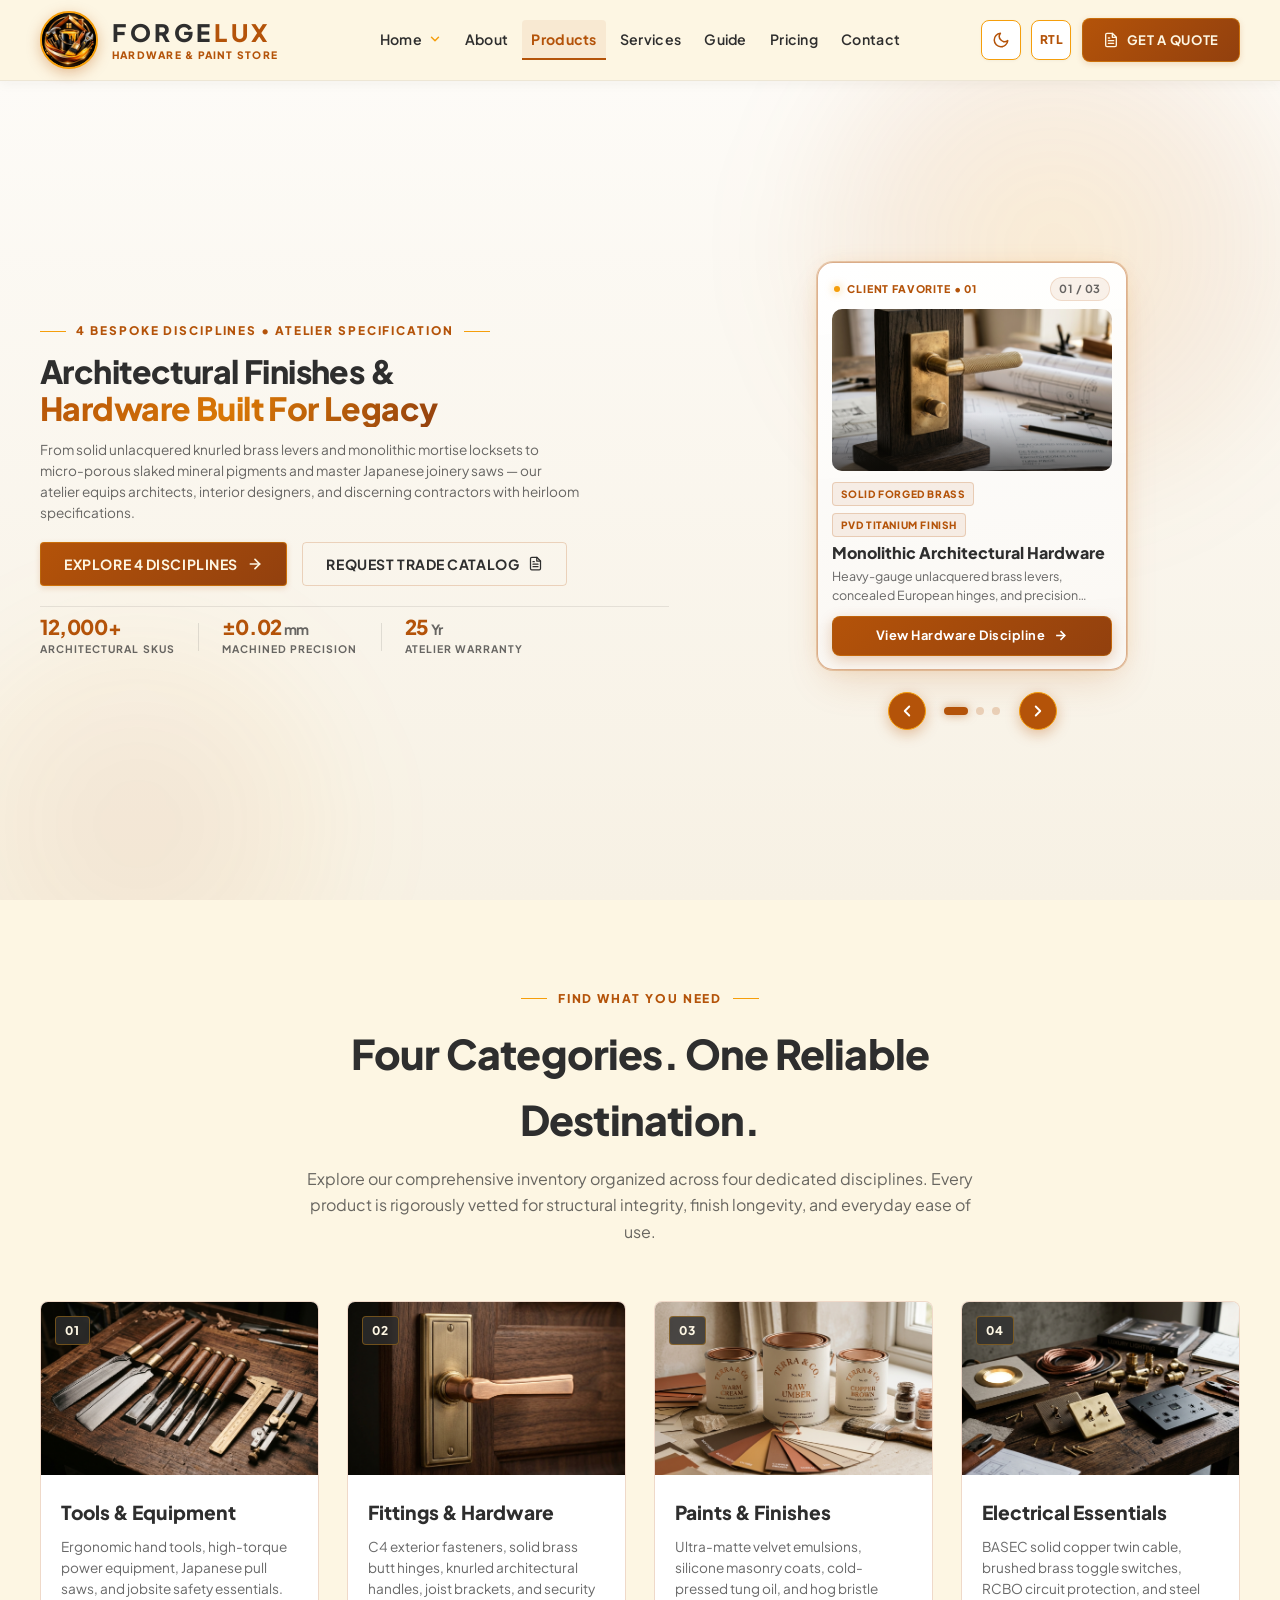
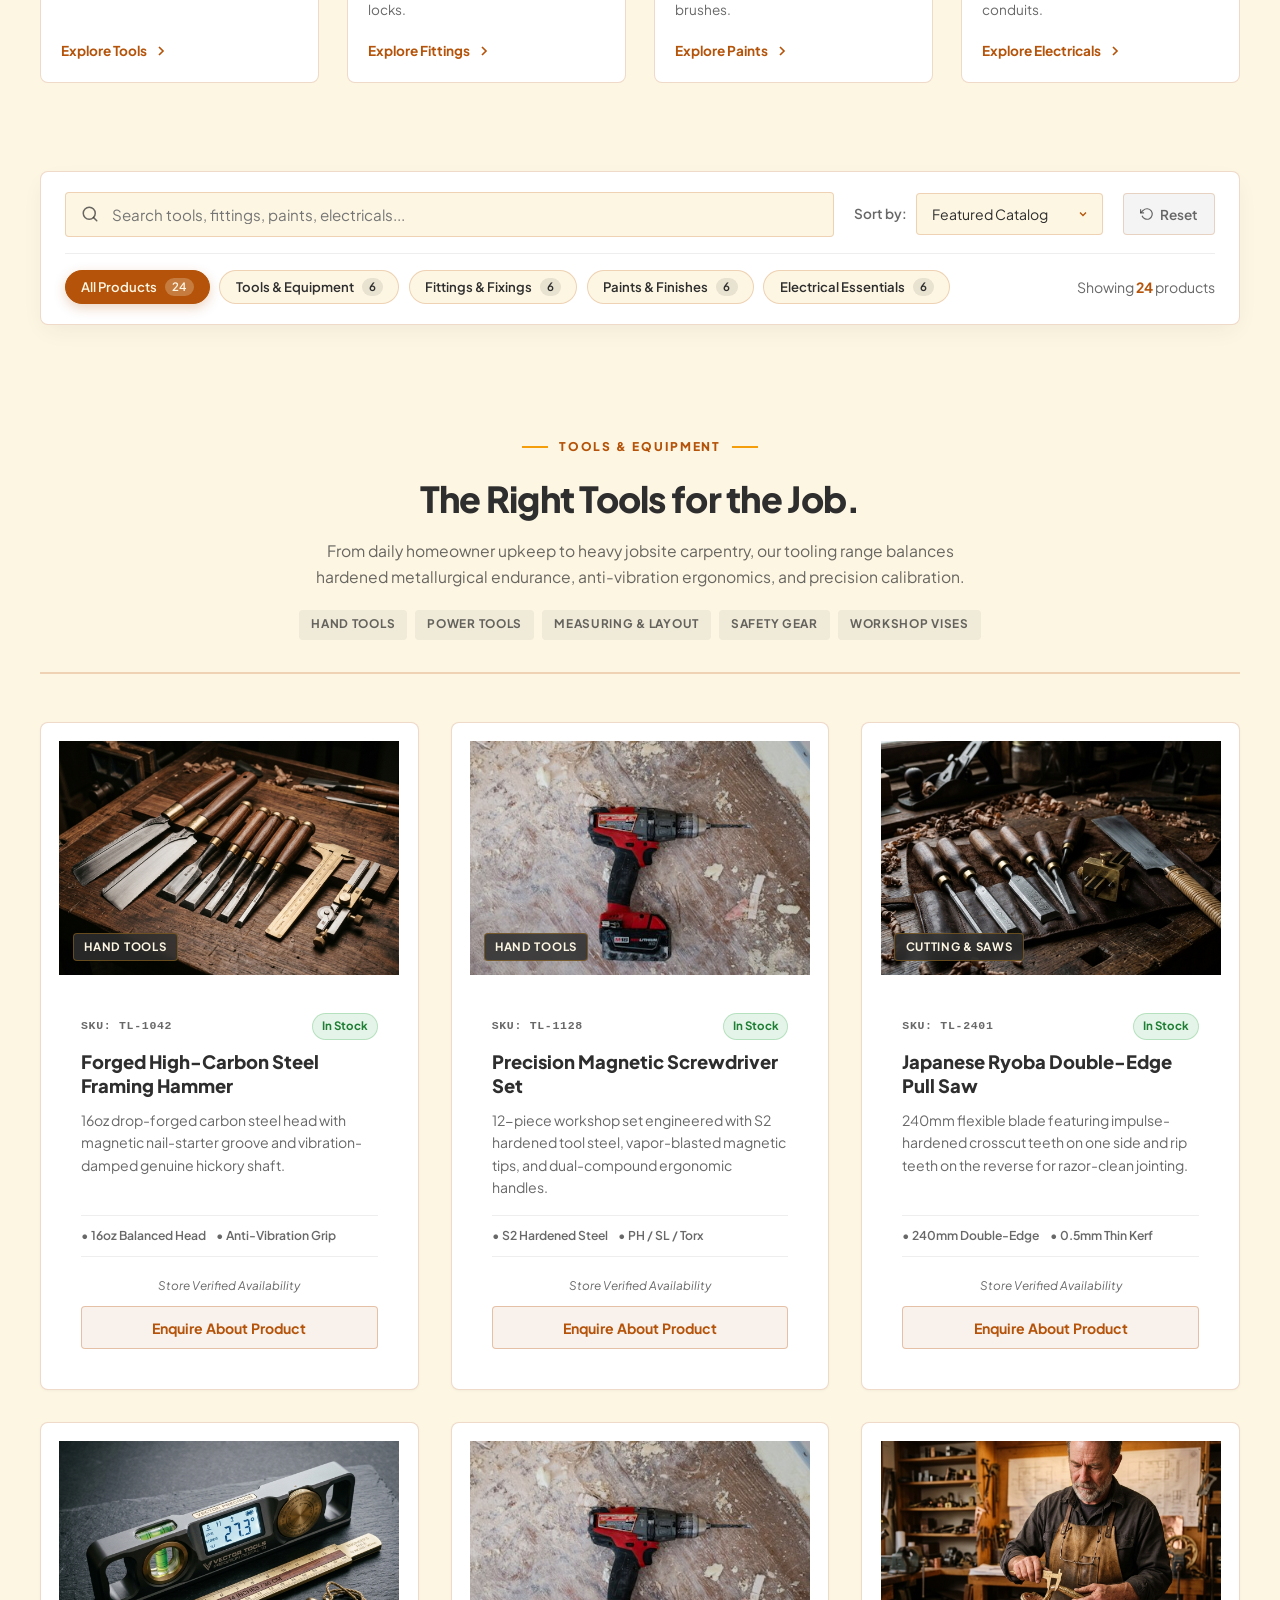
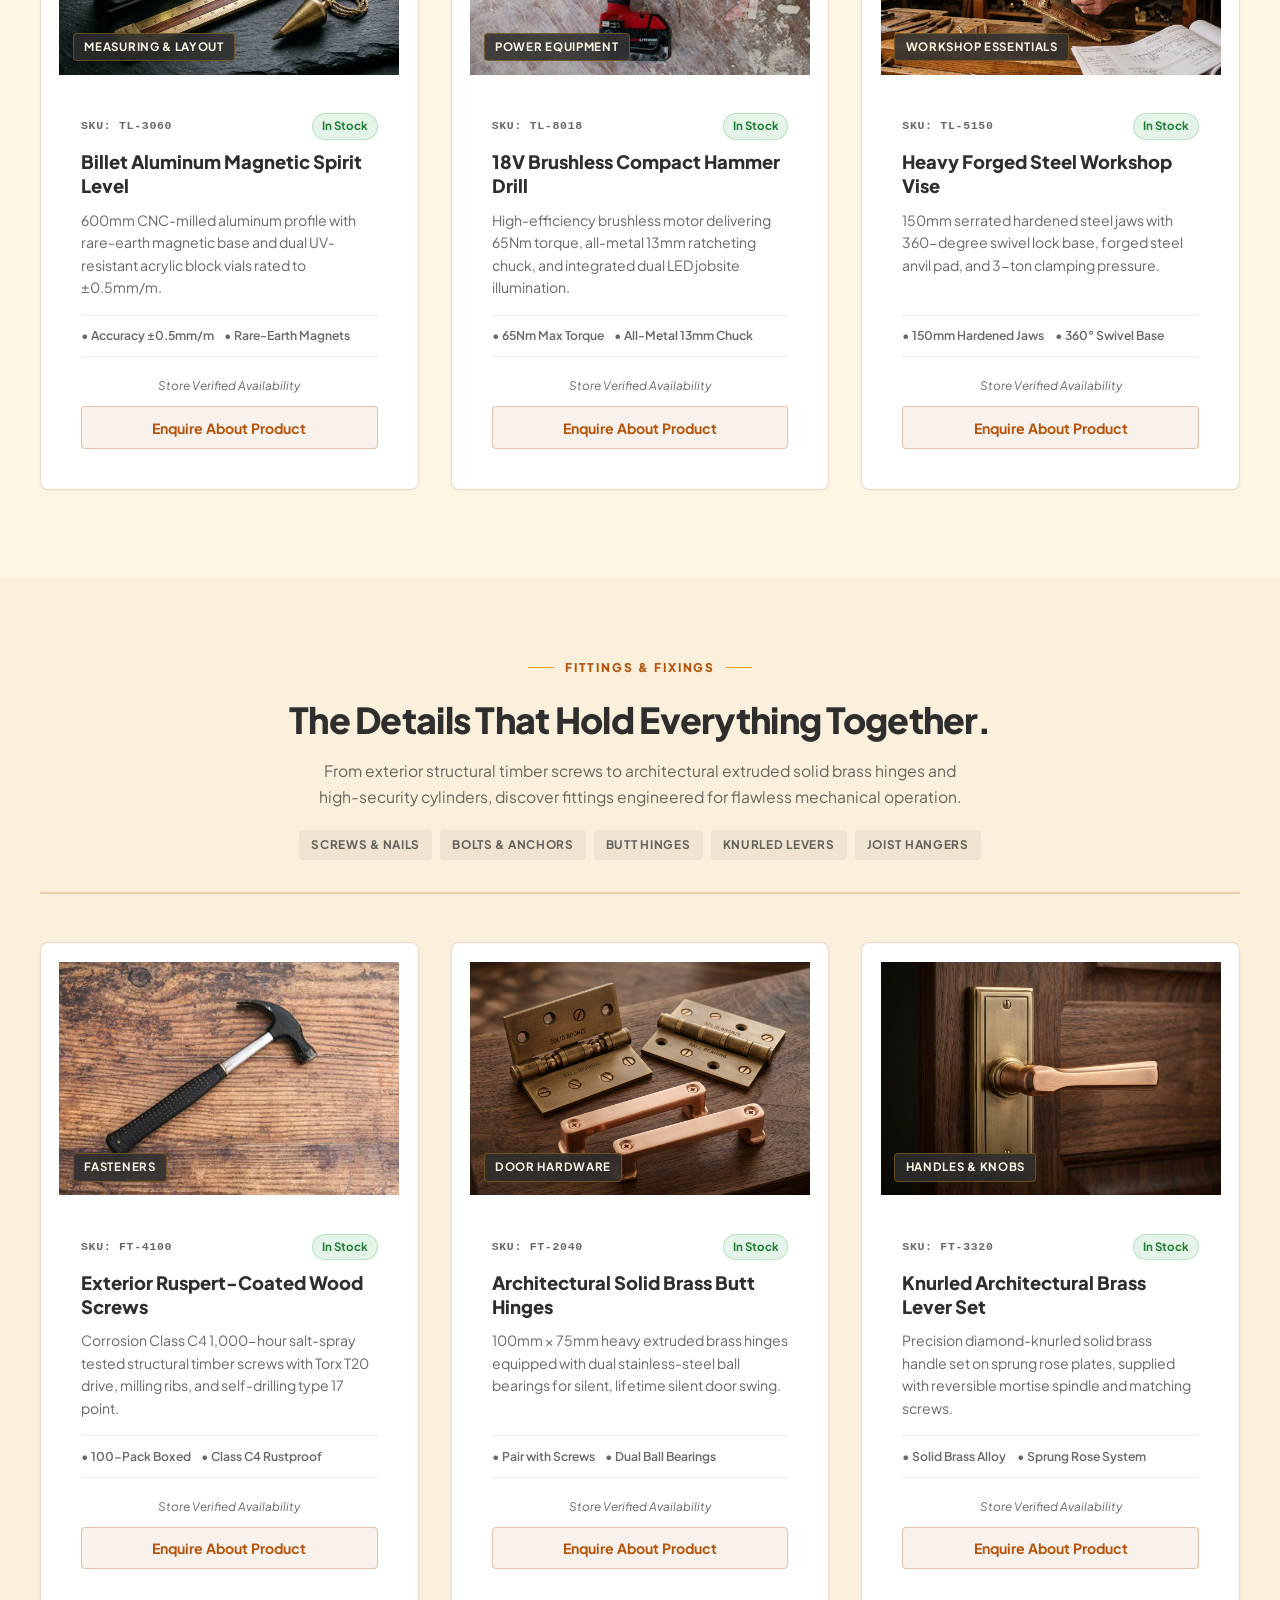
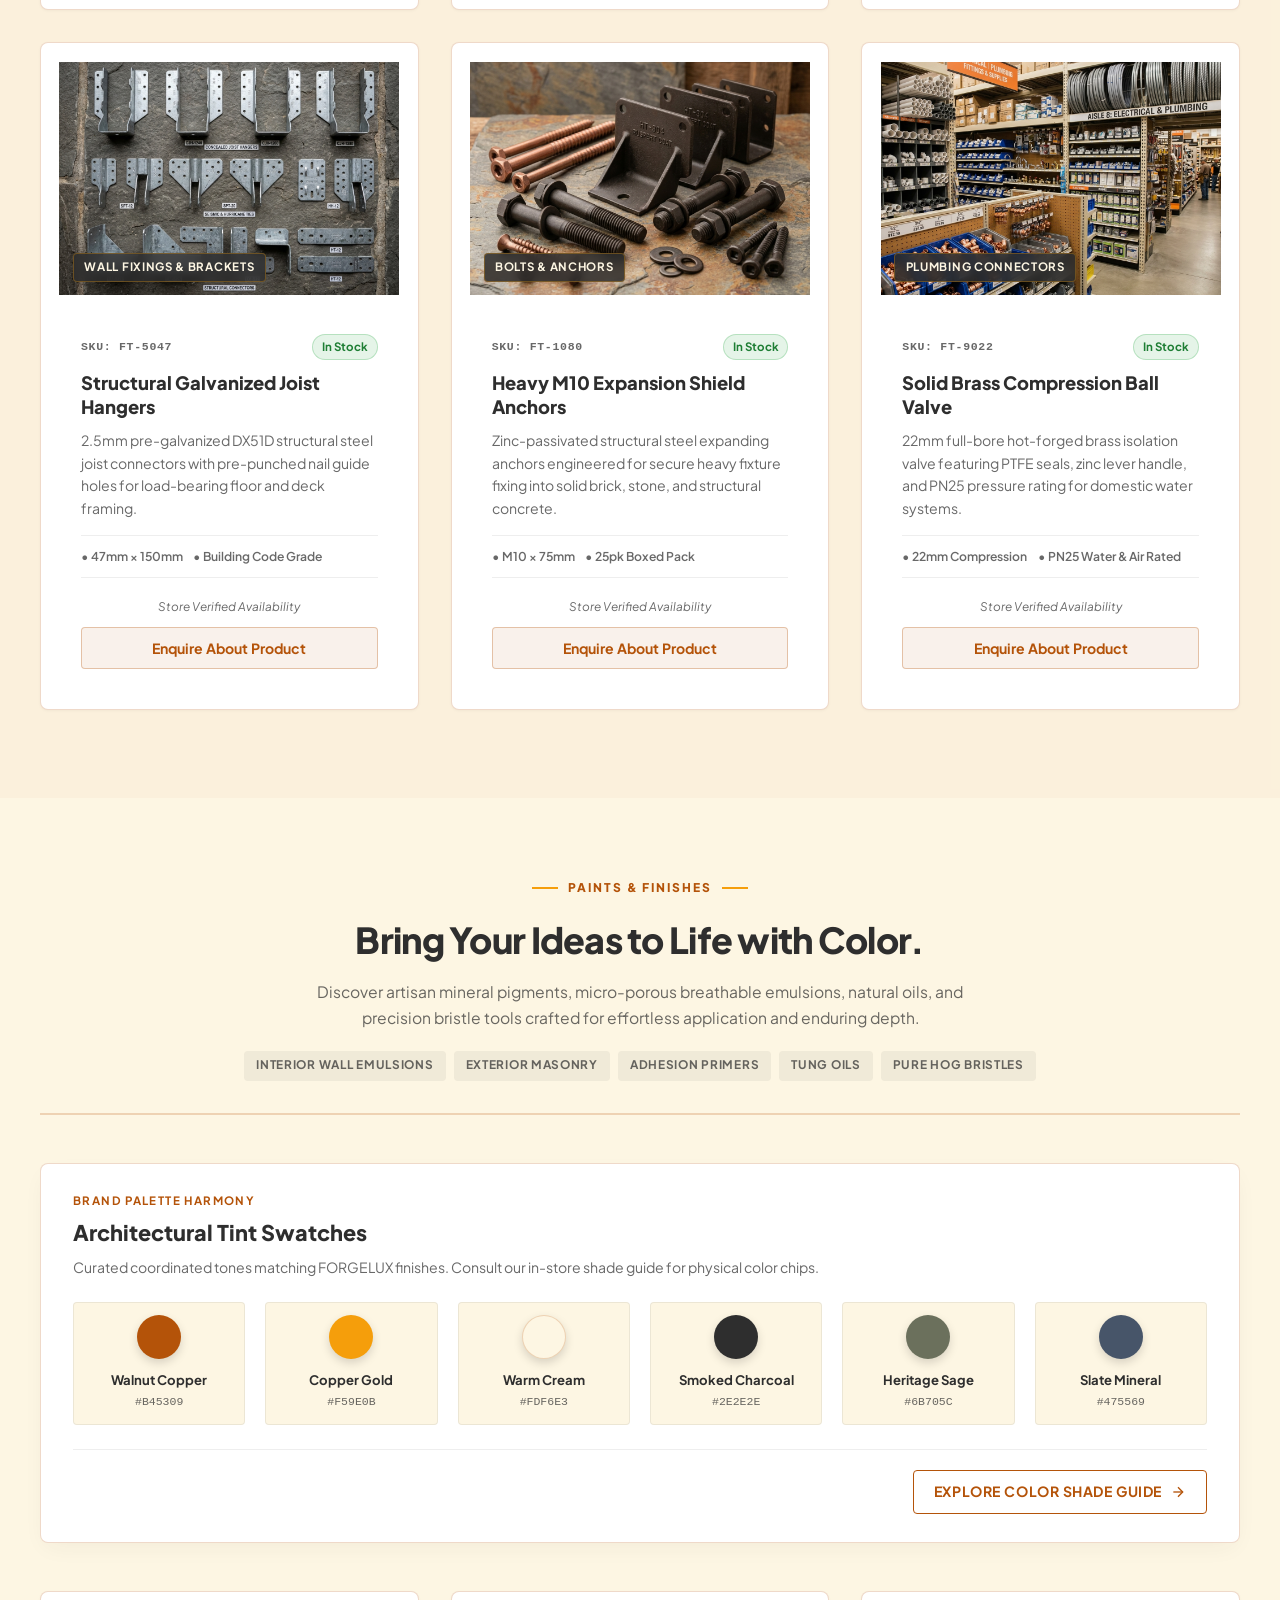
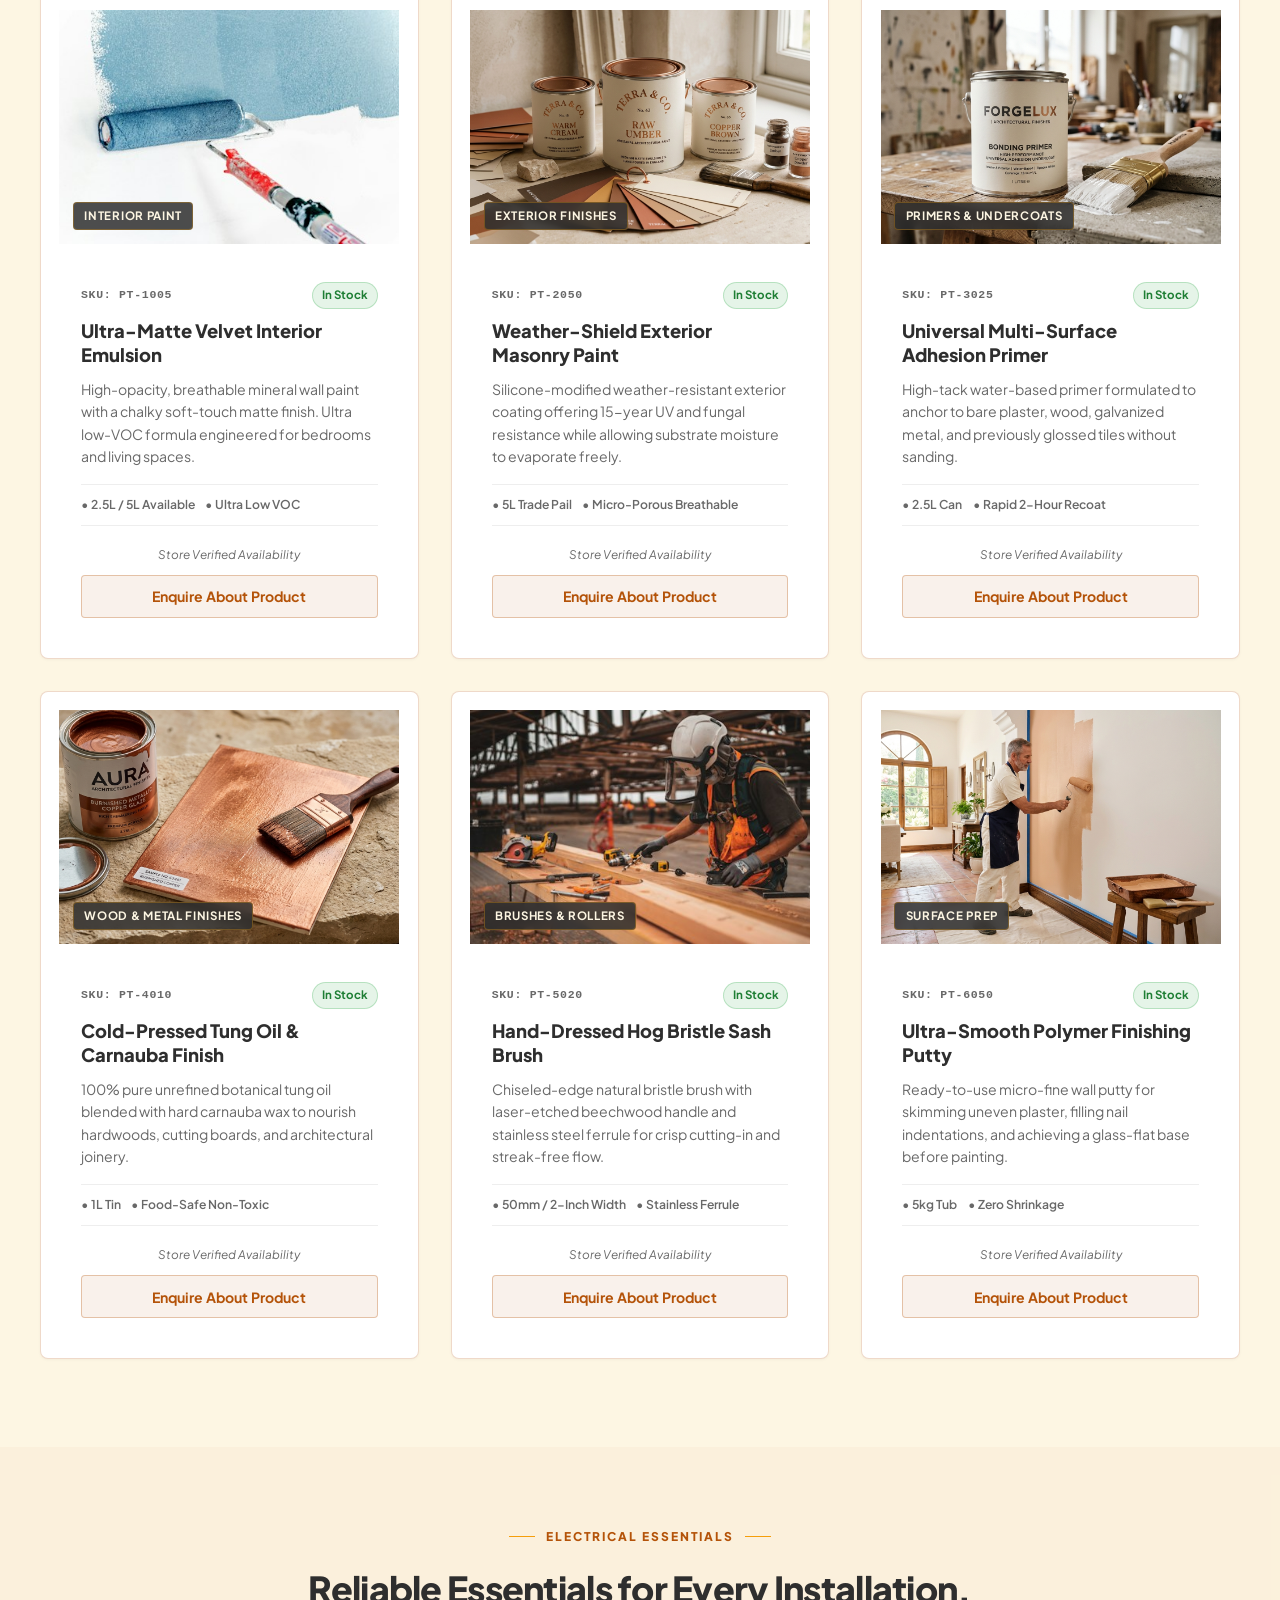
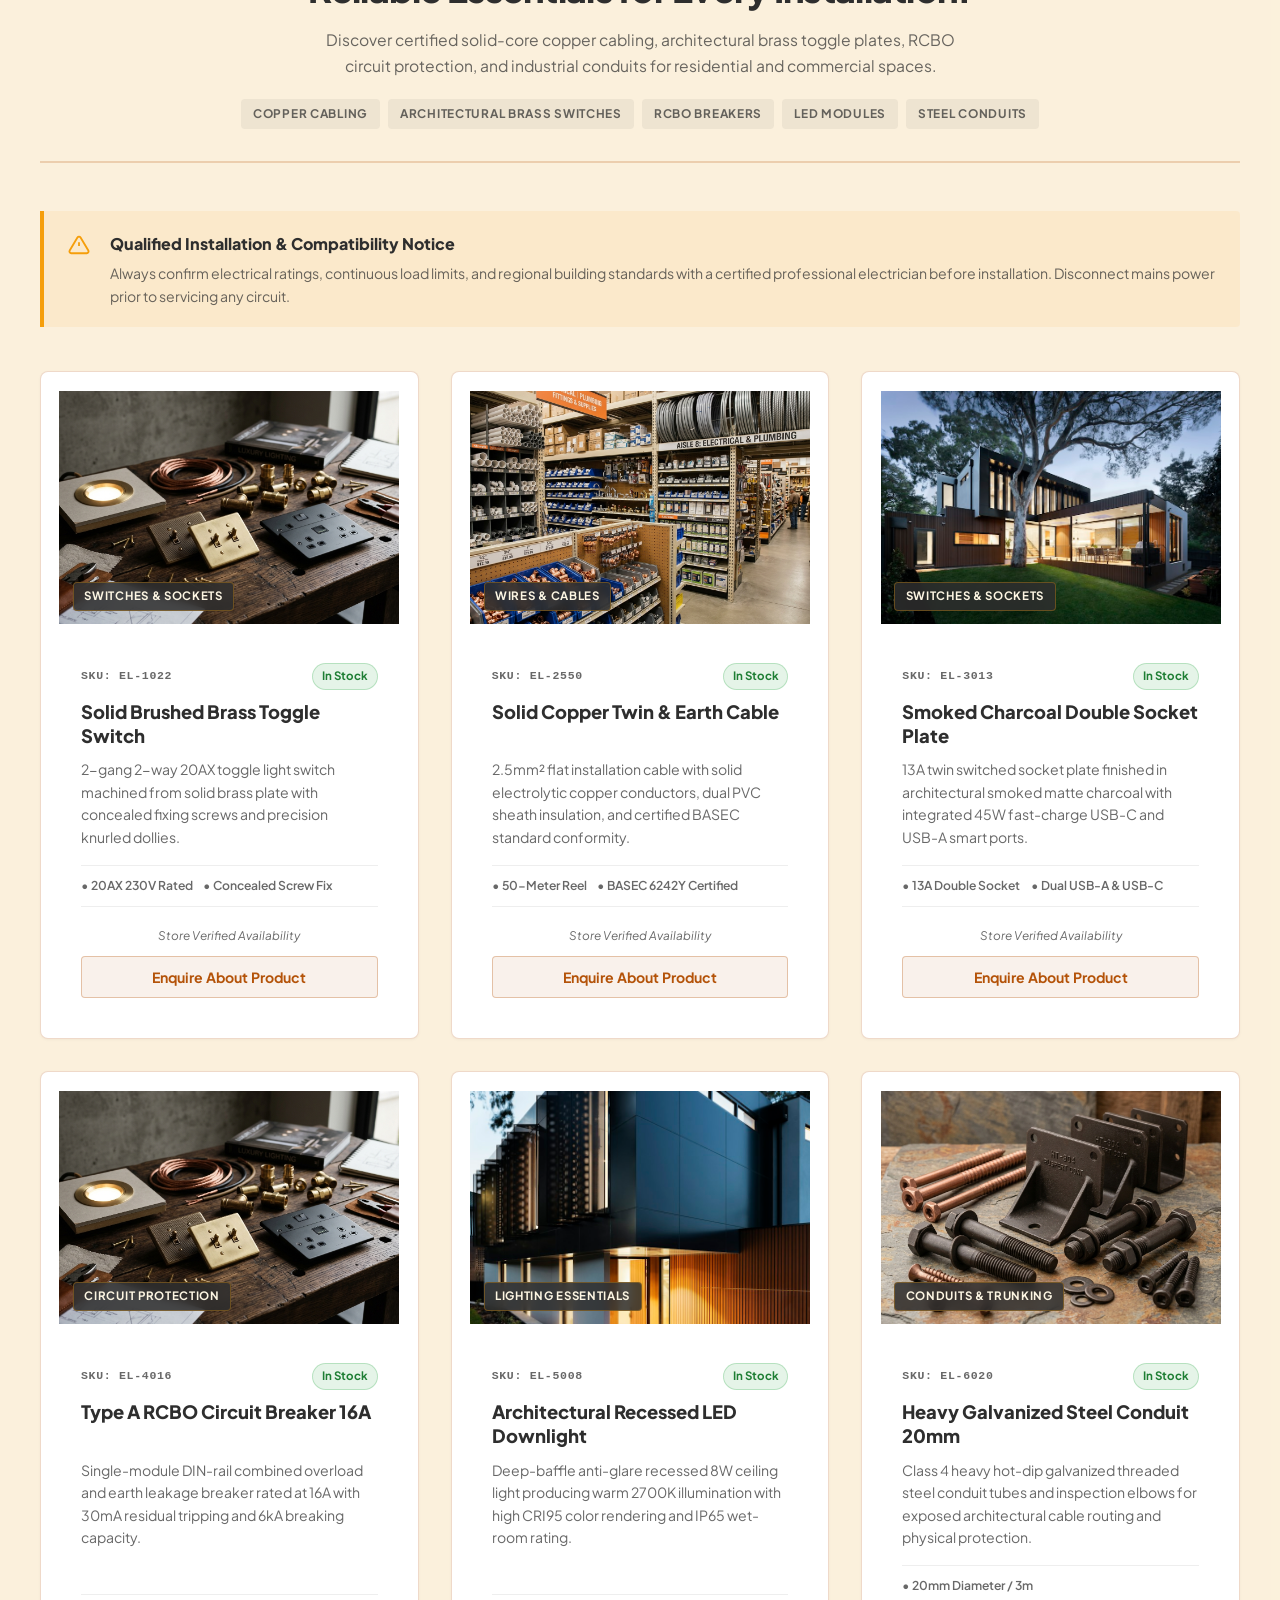
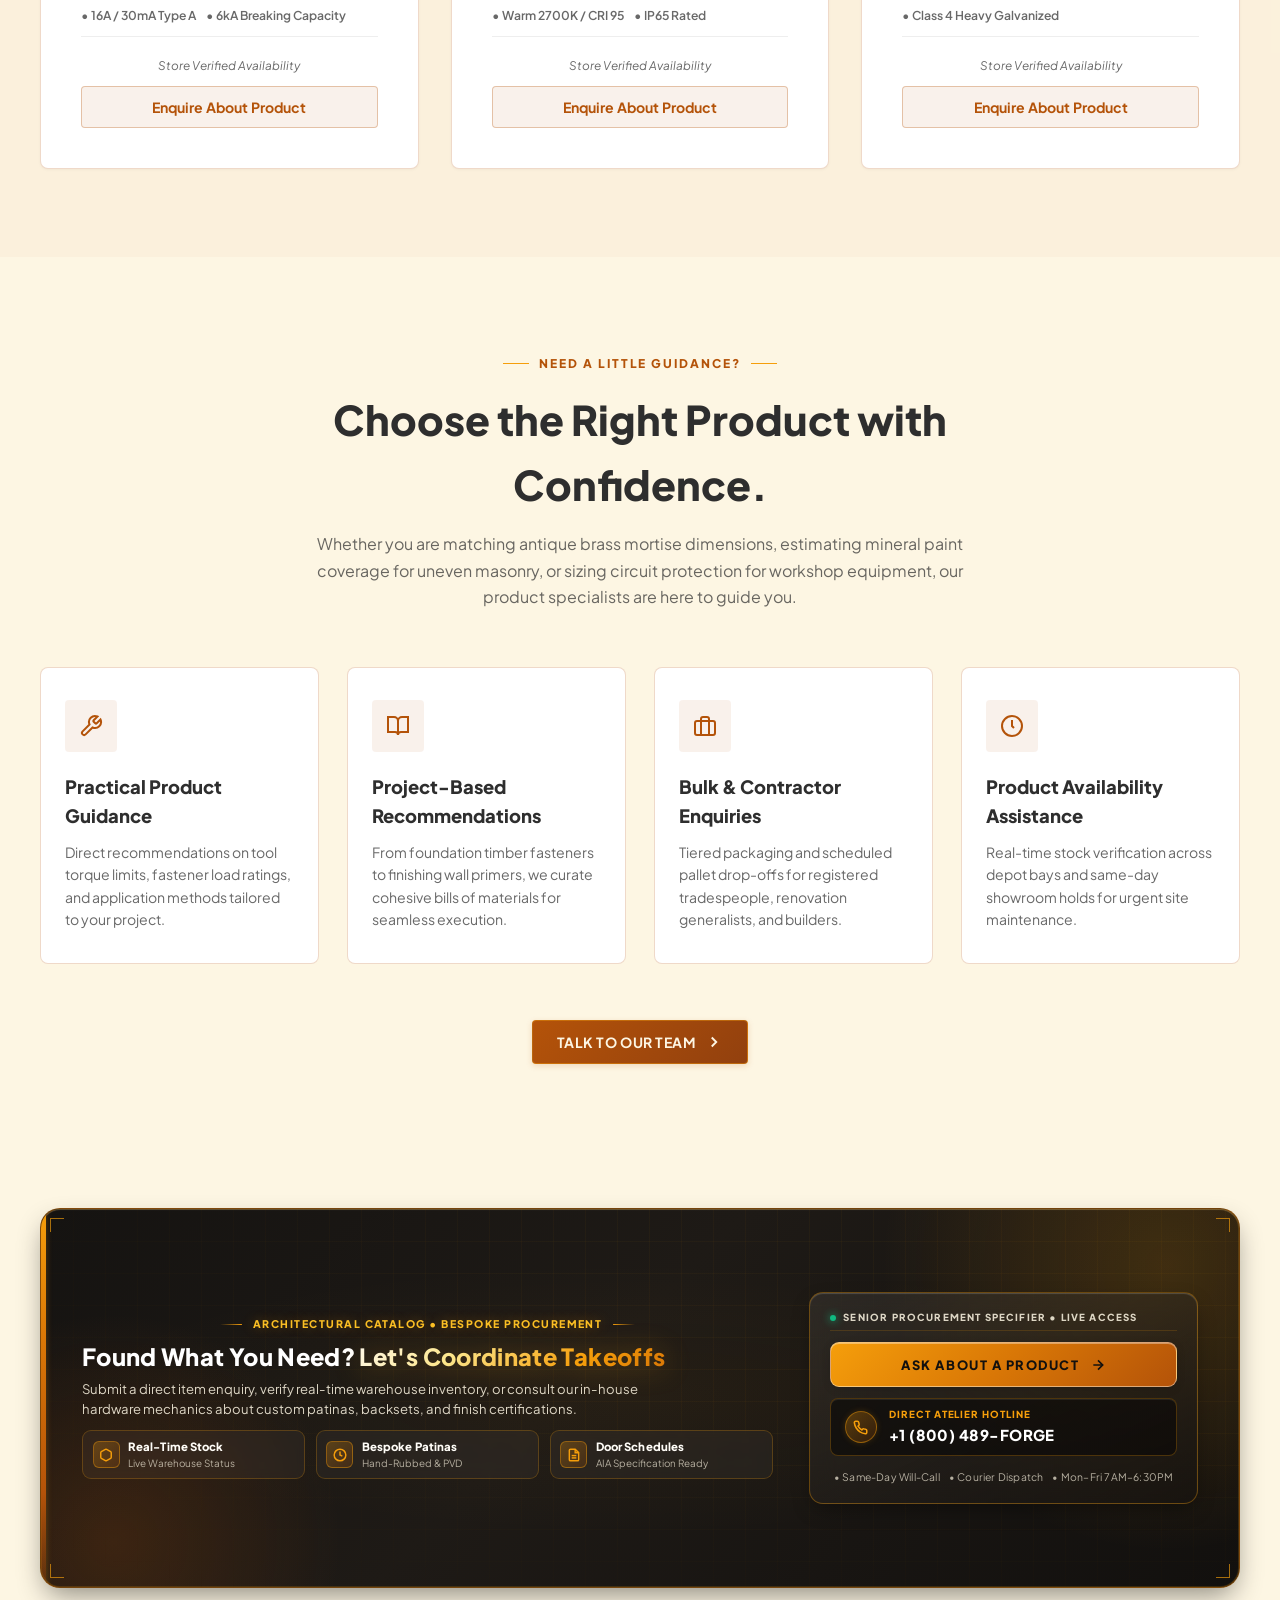
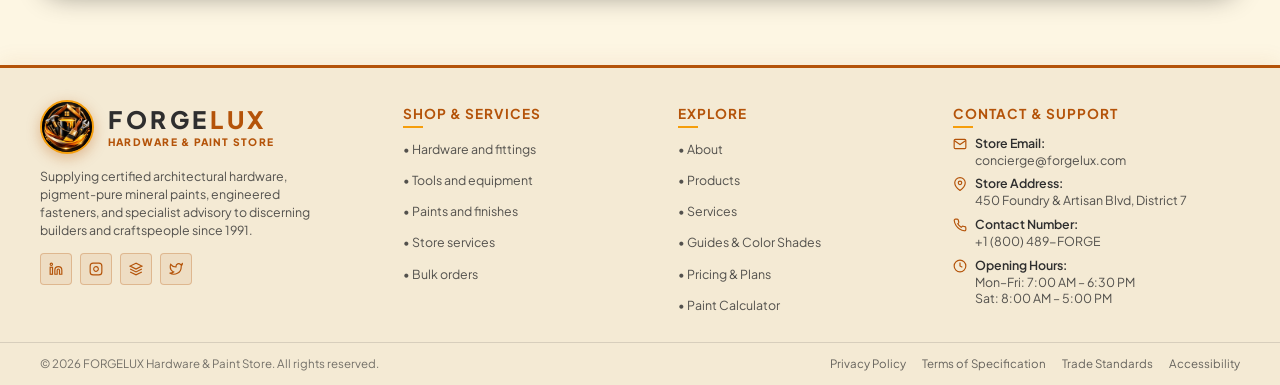
<file: products.html>
<!DOCTYPE html>
<html lang="en" dir="ltr" data-theme="light">
<head>
  <meta charset="UTF-8">
  <meta name="viewport" content="width=device-width, initial-scale=1.0">
  <title>The Hardware &amp; Paint Collection &mdash; FORGELUX | Tools, Fittings, Paints &amp; Electricals</title>
  <meta name="description" content="Explore FORGELUX's complete collection of premium tools, architectural fittings, mineral paints, and certified electrical essentials for homeowners, DIYers, and trade professionals.">
  <!-- Favicon / Brand Icon -->
  <link rel="icon" type="image/png" sizes="32x32" href="assets/images/favicon-32x32.png">
  <link rel="icon" type="image/png" sizes="16x16" href="assets/images/favicon-16x16.png">
  <link rel="shortcut icon" href="assets/images/favicon.ico">
  <link rel="apple-touch-icon" sizes="180x180" href="assets/images/apple-touch-icon.png">
  <link rel="stylesheet" href="index.css">
  <link rel="stylesheet" href="products.css">
</head>
<body class="products-page">

  <!-- ==========================================================================
       Site Header (Preserved Exactly from Home 1)
       ========================================================================== -->
  <header class="site-header" id="siteHeader">
    <div class="container header-inner">
      <!-- Left: Logo & Brand Name with Proper Alignment -->
      <a href="index.html" class="brand-link" aria-label="FORGELUX Home">
        <div class="logo-icon-wrap">
          <img src="assets/images/brand_logo.jpg" alt="FORGELUX Hardware &amp; Paint Store Logo" class="brand-logo-img">
        </div>
        <div class="brand-meta">
          <div class="brand-title">FORGE<span>LUX</span></div>
          <div class="brand-tagline">HARDWARE &amp; PAINT STORE</div>
        </div>
      </a>

      <!-- Middle: Preserved Navigation Order -->
      <nav class="main-nav" aria-label="Main Navigation">
        <ul class="nav-list">
          <!-- 1. Home (Dropdown) -->
          <li class="nav-item">
            <button type="button" class="nav-link dropdown-toggle" id="homeDropdownToggle" aria-haspopup="true" aria-expanded="false" aria-controls="homeDropdownMenu">
              Home
              <svg class="dropdown-icon" viewBox="0 0 24 24" fill="none" stroke="currentColor" stroke-width="2.5" stroke-linecap="round" stroke-linejoin="round">
                <polyline points="6 9 12 15 18 9"></polyline>
              </svg>
            </button>
            <div class="dropdown-menu" id="homeDropdownMenu" role="menu" aria-labelledby="homeDropdownToggle">
              <a href="index.html" class="dropdown-item" role="menuitem">
                <div>
                  <strong>Home 1</strong>
                  <span class="dropdown-item-desc">Flagship Showroom &amp; Retail</span>
                </div>
                <span class="dropdown-tag">Retail</span>
              </a>
              <a href="Home 2.html" class="dropdown-item" role="menuitem">
                <div>
                  <strong>Home 2</strong>
                  <span class="dropdown-item-desc">Pro Atelier &amp; Contractor Depot</span>
                </div>
                <span class="dropdown-tag">Depot</span>
              </a>
            </div>
          </li>
          <!-- 2. About -->
          <li class="nav-item">
            <a href="About.html" class="nav-link">About</a>
          </li>
          <!-- 4. Products (Active on Products page) -->
          <li class="nav-item">
            <a href="products.html" class="nav-link active" aria-current="page">Products</a>
          </li>
          <!-- 5. Services -->
          <li class="nav-item">
            <a href="Services.html" class="nav-link">Services</a>
          </li>
          <!-- 6. Guide -->
          <li class="nav-item">
            <a href="guide.html" class="nav-link">Guide</a>
          </li>
          <!-- 6. Pricing -->
          <li class="nav-item">
            <a href="pricing.html" class="nav-link">Pricing</a>
          </li>
          <!-- 7. Contact -->
          <li class="nav-item">
            <a href="contact.html" class="nav-link">Contact</a>
          </li>
        </ul>
      </nav>

      <!-- Right: Controls & Primary CTA -->
      <div class="header-controls">
        <button type="button" class="control-btn" id="themeToggle" aria-label="Switch between light and dark mode" title="Toggle Light / Dark Mode">
          <svg viewBox="0 0 24 24" fill="none" stroke="currentColor" stroke-width="2" stroke-linecap="round" stroke-linejoin="round">
            <path d="M21 12.79A9 9 0 1 1 11.21 3 7 7 0 0 0 21 12.79z"></path>
          </svg>
        </button>

        <button type="button" class="control-btn" id="rtlToggle" aria-label="Switch between LTR and RTL layout" title="Toggle LTR / RTL Direction">
          <span class="rtl-indicator">RTL</span>
        </button>

        <button type="button" class="btn-cta open-quote-modal" id="headerCtaBtn">
          <svg width="16" height="16" viewBox="0 0 24 24" fill="none" stroke="currentColor" stroke-width="2" stroke-linecap="round" stroke-linejoin="round">
            <path d="M14 2H6a2 2 0 0 0-2 2v16a2 2 0 0 0 2 2h12a2 2 0 0 0 2-2V8z"></path>
            <polyline points="14 2 14 8 20 8"></polyline>
            <line x1="16" y1="13" x2="8" y2="13"></line>
            <line x1="16" y1="17" x2="8" y2="17"></line>
            <polyline points="10 9 9 9 8 9"></polyline>
          </svg>
          <span>Get a Quote</span>
        </button>

        <button type="button" class="mobile-nav-toggle" id="mobileNavToggle" aria-label="Toggle Navigation Menu" aria-expanded="false" aria-controls="mobileDrawer">
          <span></span>
          <span></span>
          <span></span>
        </button>
      </div>
    </div>
  </header>

  <!-- Mobile Drawer -->
  <div class="mobile-backdrop" id="mobileBackdrop"></div>
  <aside class="mobile-drawer" id="mobileDrawer" role="dialog" aria-modal="true" aria-label="Mobile Navigation">
    <div class="mobile-drawer-header">
      <a href="index.html" class="brand-link" aria-label="FORGELUX Home">
        <div class="logo-icon-wrap">
          <img src="assets/images/brand_logo.jpg" alt="FORGELUX Hardware &amp; Paint Store Logo" class="brand-logo-img">
        </div>
        <div class="brand-meta">
          <div class="brand-title">FORGE<span>LUX</span></div>
          <div class="brand-tagline">HARDWARE &amp; PAINT STORE</div>
        </div>
      </a>
      <button type="button" class="mobile-drawer-close" id="mobileDrawerClose" aria-label="Close menu">
        <svg width="20" height="20" viewBox="0 0 24 24" fill="none" stroke="currentColor" stroke-width="2" stroke-linecap="round" stroke-linejoin="round">
          <line x1="18" y1="6" x2="6" y2="18"></line>
          <line x1="6" y1="6" x2="18" y2="18"></line>
        </svg>
      </button>
    </div>

    <nav class="mobile-drawer-nav">
      <div>
        <div class="mobile-nav-link">Home Versions</div>
        <div class="mobile-submenu">
          <a href="index.html" class="mobile-sub-link">
            Home 1 (Flagship Showroom) <span>Retail</span>
          </a>
          <a href="Home 2.html" class="mobile-sub-link">
            Home 2 (Pro Atelier &amp; Depot) <span>Depot</span>
          </a>
        </div>
      </div>
      <a href="About.html" class="mobile-nav-link">About</a>
      <a href="products.html" class="mobile-nav-link active" aria-current="page">Products</a>
      <a href="Services.html" class="mobile-nav-link">Services</a>
      <a href="guide.html" class="mobile-nav-link">Guide</a>
      <a href="pricing.html" class="mobile-nav-link">Pricing</a>
      <a href="contact.html" class="mobile-nav-link">Contact Us</a>
    </nav>

    <div class="mobile-drawer-footer">
      <button type="button" class="btn-cta open-quote-modal" style="width: 100%;">
        Get a Quote
      </button>
    </div>
  </aside>

  <main id="main-content">

    <!-- ==========================================================================
         SECTION 01 &mdash; PREMIUM PRODUCTS HERO
         ========================================================================== -->
    <!-- ==========================================================================
         SECTION 01 — BESPOKE PRODUCTS ATELIER HERO
         ========================================================================== -->
    <section class="products-hero-section" id="hero">
      <div class="container">
        <div class="products-hero-grid">
          <!-- Left Column -->
          <div class="products-hero-content">
            <!-- Eyebrow Pill Badge -->
            <div class="products-hero-pill-badge">
              <span class="products-badge-dot"></span>
              <span>4 BESPOKE DISCIPLINES &bull; ATELIER SPECIFICATION</span>
            </div>

            <!-- Display Headline -->
            <h1 class="products-hero-title">
              Architectural Finishes &amp; <br>
              <span class="products-hero-highlight">Hardware Built For Legacy</span>
            </h1>

            <p class="products-hero-desc">
              From solid unlacquered knurled brass levers and monolithic mortise locksets to micro-porous slaked mineral pigments and master Japanese joinery saws &mdash; our atelier equips architects, interior designers, and discerning contractors with heirloom specifications.
            </p>

            <!-- Dual Action CTAs -->
            <div class="products-hero-actions">
              <a href="#category-nav" class="btn-cta products-hero-btn-primary" id="exploreCategoriesBtn">
                <span>Explore 4 Disciplines</span>
                <svg width="16" height="16" viewBox="0 0 24 24" fill="none" stroke="currentColor" stroke-width="2.5" stroke-linecap="round" stroke-linejoin="round">
                  <line x1="5" y1="12" x2="19" y2="12"></line>
                  <polyline points="12 5 19 12 12 19"></polyline>
                </svg>
              </a>
              <button type="button" class="btn-outline products-hero-btn-secondary open-quote-modal" id="helpChoosingBtn">
                <span>Request Trade Catalog</span>
                <svg width="15" height="15" viewBox="0 0 24 24" fill="none" stroke="currentColor" stroke-width="2" stroke-linecap="round" stroke-linejoin="round">
                  <path d="M14 2H6a2 2 0 0 0-2 2v16a2 2 0 0 0 2 2h12a2 2 0 0 0 2-2V8z"></path>
                  <polyline points="14 2 14 8 20 8"></polyline>
                  <line x1="16" y1="13" x2="8" y2="13"></line>
                  <line x1="16" y1="17" x2="8" y2="17"></line>
                  <polyline points="10 9 9 9 8 9"></polyline>
                </svg>
              </button>
            </div>

            <!-- 3 Stats Strip with Dividers (Matching Reference Layout) -->
            <div class="products-hero-stats-strip">
              <div class="products-stat-item">
                <span class="products-stat-num">12,000+</span>
                <span class="products-stat-label">ARCHITECTURAL SKUS</span>
              </div>
              <div class="products-stat-sep" aria-hidden="true"></div>
              <div class="products-stat-item">
                <span class="products-stat-num">&plusmn;0.02<span class="products-stat-unit">mm</span></span>
                <span class="products-stat-label">MACHINED PRECISION</span>
              </div>
              <div class="products-stat-sep" aria-hidden="true"></div>
              <div class="products-stat-item">
                <span class="products-stat-num">25<span class="products-stat-unit">Yr</span></span>
                <span class="products-stat-label">ATELIER WARRANTY</span>
              </div>
            </div>
          </div>

          <!-- Right Column: Interactive 3D Showcase Carousel (Matching Reference Screenshot) -->
          <div class="products-hero-showcase">
            <div class="products-carousel-wrap" id="productsHeroCarousel" aria-roledescription="carousel" aria-label="Curated Product Disciplines">
              <!-- Carousel Stage / Cards Track -->
              <div class="products-carousel-stage" id="carouselStage">
                
                <!-- Slide 01: Architectural Hardware (Active Center) -->
                <article class="products-showcase-card is-active" data-index="0" id="cardHardware" tabindex="0">
                  <div class="card-header-bar">
                    <span class="card-kicker-badge"><span class="badge-dot-brand"></span>CLIENT FAVORITE &bull; 01</span>
                    <span class="card-counter">01 / 03</span>
                  </div>
                  <div class="card-media-wrapper">
                    <img 
                      src="assets/images/products_carousel_hardware.jpg" 
                      alt="Solid unlacquered knurled brass door lever on dark smoked oak with architectural blueprints" 
                      class="card-showcase-img"
                      width="600"
                      height="380"
                      loading="eager"
                    >
                    <div class="card-media-gradient"></div>
                  </div>
                  <div class="card-body-content">
                    <div class="card-tags-row">
                      <span class="card-spec-tag">SOLID FORGED BRASS</span>
                      <span class="card-spec-tag">PVD TITANIUM FINISH</span>
                    </div>
                    <h3 class="card-discipline-title">Monolithic Architectural Hardware</h3>
                    <p class="card-discipline-desc">
                      Heavy-gauge unlacquered brass levers, concealed European hinges, and precision mortise locksets engineered to &plusmn;0.02mm tolerance.
                    </p>
                    <a href="#cat-fittings" class="card-action-btn">
                      <span>View Hardware Discipline</span>
                      <svg width="15" height="15" viewBox="0 0 24 24" fill="none" stroke="currentColor" stroke-width="2.5"><line x1="5" y1="12" x2="19" y2="12"></line><polyline points="12 5 19 12 12 19"></polyline></svg>
                    </a>
                  </div>
                </article>

                <!-- Slide 02: Artisan Mineral Paints -->
                <article class="products-showcase-card is-next" data-index="1" id="cardPaints" tabindex="0">
                  <div class="card-header-bar">
                    <span class="card-kicker-badge"><span class="badge-dot-brand"></span>ATELIER SPEC &bull; 02</span>
                    <span class="card-counter">02 / 03</span>
                  </div>
                  <div class="card-media-wrapper">
                    <img 
                      src="assets/images/products_carousel_paint.jpg" 
                      alt="Ochre artisan mineral paint tin with zero-VOC slaked lime formulation and color drawdowns" 
                      class="card-showcase-img"
                      width="600"
                      height="380"
                      loading="lazy"
                    >
                    <div class="card-media-gradient"></div>
                  </div>
                  <div class="card-body-content">
                    <div class="card-tags-row">
                      <span class="card-spec-tag">ZERO-VOC LIME SLAKED</span>
                      <span class="card-spec-tag">99.8% LRV ACCURACY</span>
                    </div>
                    <h3 class="card-discipline-title">Mineral Pigments &amp; Slaked Paints</h3>
                    <p class="card-discipline-desc">
                      Micro-porous natural lime washes, Roman clay plasters, and luminescent mineral coatings calibrated for natural light reflection.
                    </p>
                    <a href="#cat-paints" class="card-action-btn">
                      <span>View Mineral Paint Atelier</span>
                      <svg width="15" height="15" viewBox="0 0 24 24" fill="none" stroke="currentColor" stroke-width="2.5"><line x1="5" y1="12" x2="19" y2="12"></line><polyline points="12 5 19 12 12 19"></polyline></svg>
                    </a>
                  </div>
                </article>

                <!-- Slide 03: Craftsman Tools & Joinery -->
                <article class="products-showcase-card is-prev" data-index="2" id="cardTools" tabindex="0">
                  <div class="card-header-bar">
                    <span class="card-kicker-badge"><span class="badge-dot-brand"></span>PRECISION GUILD &bull; 03</span>
                    <span class="card-counter">03 / 03</span>
                  </div>
                  <div class="card-media-wrapper">
                    <img 
                      src="assets/images/products_carousel_tools.jpg" 
                      alt="Damascus steel bench chisels, Japanese flush-cut saw, and brass mortise gauge on artisan leather roll" 
                      class="card-showcase-img"
                      width="600"
                      height="380"
                      loading="lazy"
                    >
                    <div class="card-media-gradient"></div>
                  </div>
                  <div class="card-body-content">
                    <div class="card-tags-row">
                      <span class="card-spec-tag">DAMASCUS STEEL 62 HRC</span>
                      <span class="card-spec-tag">MICRON HONED EDGE</span>
                    </div>
                    <h3 class="card-discipline-title">Master Joinery &amp; Trade Tools</h3>
                    <p class="card-discipline-desc">
                      Hand-forged Japanese pull saws, Damascus cabinetmaker chisels, and micrometer brass marking gauges for immaculate execution.
                    </p>
                    <a href="#cat-tools" class="card-action-btn">
                      <span>View Master Tool Suite</span>
                      <svg width="15" height="15" viewBox="0 0 24 24" fill="none" stroke="currentColor" stroke-width="2.5"><line x1="5" y1="12" x2="19" y2="12"></line><polyline points="12 5 19 12 12 19"></polyline></svg>
                    </a>
                  </div>
                </article>

              </div>

              <!-- Carousel Navigation Controls (Matching Reference Bar) -->
              <div class="products-carousel-controls">
                <button type="button" class="carousel-nav-btn prev-btn" id="carouselPrevBtn" aria-label="Previous product discipline">
                  <svg width="18" height="18" viewBox="0 0 24 24" fill="none" stroke="currentColor" stroke-width="2.5" stroke-linecap="round" stroke-linejoin="round">
                    <polyline points="15 18 9 12 15 6"></polyline>
                  </svg>
                </button>
                <div class="carousel-indicators" id="carouselIndicators">
                  <button type="button" class="carousel-dot is-active" data-slide="0" aria-label="Go to slide 1"></button>
                  <button type="button" class="carousel-dot" data-slide="1" aria-label="Go to slide 2"></button>
                  <button type="button" class="carousel-dot" data-slide="2" aria-label="Go to slide 3"></button>
                </div>
                <button type="button" class="carousel-nav-btn next-btn" id="carouselNextBtn" aria-label="Next product discipline">
                  <svg width="18" height="18" viewBox="0 0 24 24" fill="none" stroke="currentColor" stroke-width="2.5" stroke-linecap="round" stroke-linejoin="round">
                    <polyline points="9 18 15 12 9 6"></polyline>
                  </svg>
                </button>
              </div>

            </div>
          </div>
        </div>
      </div>
    </section>

    <!-- ==========================================================================
         SECTION 02 &mdash; SHOP BY CATEGORY
         ========================================================================== -->
    <section class="products-category-nav-section" id="category-nav">
      <div class="container">
        <div class="section-header-center">
          <span class="section-subtitle">Find What You Need</span>
          <h2 class="section-heading-primary">Four Categories. One Reliable Destination.</h2>
          <p class="section-sub-desc">
            Explore our comprehensive inventory organized across four dedicated disciplines. Every product is rigorously vetted for structural integrity, finish longevity, and everyday ease of use.
          </p>
        </div>

        <div class="category-cards-grid">
          <!-- Card 1: Tools -->
          <a href="#tools" class="category-nav-card" data-cat-link="tools">
            <div class="category-card-img-wrap">
              <img src="assets/images/product_tools.jpg" alt="Precision Tools and Workshop Equipment" class="category-card-img" loading="lazy" width="480" height="320">
              <span class="category-card-num">01</span>
            </div>
            <div class="category-card-content">
              <h3 class="category-card-title">Tools &amp; Equipment</h3>
              <p class="category-card-desc">
                Ergonomic hand tools, high-torque power equipment, Japanese pull saws, and jobsite safety essentials.
              </p>
              <div class="category-card-action">
                <span>Explore Tools</span>
                <svg width="16" height="16" viewBox="0 0 24 24" fill="none" stroke="currentColor" stroke-width="2.5"><polyline points="9 18 15 12 9 6"></polyline></svg>
              </div>
            </div>
          </a>

          <!-- Card 2: Fittings -->
          <a href="#fittings" class="category-nav-card" data-cat-link="fittings">
            <div class="category-card-img-wrap">
              <img src="assets/images/product_hardware.jpg" alt="Architectural Fittings, Fixings, and Hinges" class="category-card-img" loading="lazy" width="480" height="320">
              <span class="category-card-num">02</span>
            </div>
            <div class="category-card-content">
              <h3 class="category-card-title">Fittings &amp; Hardware</h3>
              <p class="category-card-desc">
                C4 exterior fasteners, solid brass butt hinges, knurled architectural handles, joist brackets, and security locks.
              </p>
              <div class="category-card-action">
                <span>Explore Fittings</span>
                <svg width="16" height="16" viewBox="0 0 24 24" fill="none" stroke="currentColor" stroke-width="2.5"><polyline points="9 18 15 12 9 6"></polyline></svg>
              </div>
            </div>
          </a>

          <!-- Card 3: Paints -->
          <a href="#paints" class="category-nav-card" data-cat-link="paints">
            <div class="category-card-img-wrap">
              <img src="assets/images/product_paint.jpg" alt="Artisanal Paints, Wall Emulsions, and Finishes" class="category-card-img" loading="lazy" width="480" height="320">
              <span class="category-card-num">03</span>
            </div>
            <div class="category-card-content">
              <h3 class="category-card-title">Paints &amp; Finishes</h3>
              <p class="category-card-desc">
                Ultra-matte velvet emulsions, silicone masonry coats, cold-pressed tung oil, and hog bristle brushes.
              </p>
              <div class="category-card-action">
                <span>Explore Paints</span>
                <svg width="16" height="16" viewBox="0 0 24 24" fill="none" stroke="currentColor" stroke-width="2.5"><polyline points="9 18 15 12 9 6"></polyline></svg>
              </div>
            </div>
          </a>

          <!-- Card 4: Electricals -->
          <a href="#electricals" class="category-nav-card" data-cat-link="electricals">
            <div class="category-card-img-wrap">
              <img src="assets/images/product_electricals.jpg" alt="Certified Electrical Cables, Brass Switches, and Conduits" class="category-card-img" loading="lazy" width="480" height="320">
              <span class="category-card-num">04</span>
            </div>
            <div class="category-card-content">
              <h3 class="category-card-title">Electrical Essentials</h3>
              <p class="category-card-desc">
                BASEC solid copper twin cable, brushed brass toggle switches, RCBO circuit protection, and steel conduits.
              </p>
              <div class="category-card-action">
                <span>Explore Electricals</span>
                <svg width="16" height="16" viewBox="0 0 24 24" fill="none" stroke="currentColor" stroke-width="2.5"><polyline points="9 18 15 12 9 6"></polyline></svg>
              </div>
            </div>
          </a>
        </div>
      </div>
    </section>

    <!-- ==========================================================================
         PRODUCT DISCOVERY & FILTERING TOOLBAR
         ========================================================================== -->
    <section class="products-filter-section" id="catalog-toolbar" aria-label="Product Search and Filters">
      <div class="container">
        <div class="filter-toolbar-card">
          <!-- Top Row: Search & Sort -->
          <div class="filter-top-row">
            <div class="search-input-wrap">
              <svg class="search-icon" viewBox="0 0 24 24" fill="none" stroke="currentColor" stroke-width="2" stroke-linecap="round" stroke-linejoin="round">
                <circle cx="11" cy="11" r="8"></circle>
                <line x1="21" y1="21" x2="16.65" y2="16.65"></line>
              </svg>
              <input type="text" id="productSearchInput" class="product-search-input" placeholder="Search tools, fittings, paints, electricals..." aria-label="Search catalog products">
              <button type="button" id="clearSearchBtn" class="clear-search-btn" aria-label="Clear search input" title="Clear search">
                &times;
              </button>
            </div>

            <div class="filter-sort-wrap">
              <label for="catalogSortSelect" class="filter-sort-label">Sort by:</label>
              <select id="catalogSortSelect" class="filter-sort-select" aria-label="Sort product catalog">
                <option value="featured">Featured Catalog</option>
                <option value="name-asc">Product Name (A &ndash; Z)</option>
                <option value="name-desc">Product Name (Z &ndash; A)</option>
                <option value="category">Category Discipline</option>
              </select>
            </div>

            <button type="button" id="resetAllFiltersBtn" class="btn-reset-filters" aria-label="Reset all search queries and filters">
              <svg width="14" height="14" viewBox="0 0 24 24" fill="none" stroke="currentColor" stroke-width="2"><polyline points="1 4 1 10 7 10"></polyline><path d="M3.51 15a9 9 0 1 0 2.13-9.36L1 10"></path></svg>
              <span>Reset</span>
            </button>
          </div>

          <!-- Bottom Row: Category Filter Pills & Live Result Count -->
          <div class="filter-bottom-row">
            <div class="category-pills-wrap" role="tablist" aria-label="Filter products by category">
              <button type="button" class="filter-pill active" data-filter="all" role="tab" aria-selected="true">
                All Products <span class="pill-badge" id="countAll">24</span>
              </button>
              <button type="button" class="filter-pill" data-filter="tools" role="tab" aria-selected="false">
                Tools &amp; Equipment <span class="pill-badge" id="countTools">6</span>
              </button>
              <button type="button" class="filter-pill" data-filter="fittings" role="tab" aria-selected="false">
                Fittings &amp; Fixings <span class="pill-badge" id="countFittings">6</span>
              </button>
              <button type="button" class="filter-pill" data-filter="paints" role="tab" aria-selected="false">
                Paints &amp; Finishes <span class="pill-badge" id="countPaints">6</span>
              </button>
              <button type="button" class="filter-pill" data-filter="electricals" role="tab" aria-selected="false">
                Electrical Essentials <span class="pill-badge" id="countElectricals">6</span>
              </button>
            </div>

            <div class="filter-results-status" id="filterStatusText" aria-live="polite">
              Showing <strong id="visibleCount">24</strong> products
            </div>
          </div>
        </div>

        <!-- Global Empty State Banner (Shown when 0 match) -->
        <div id="catalogEmptyState" class="catalog-empty-state" style="display: none;">
          <div class="empty-icon-wrap">
            <svg width="32" height="32" viewBox="0 0 24 24" fill="none" stroke="currentColor" stroke-width="1.75">
              <circle cx="11" cy="11" r="8"></circle>
              <line x1="21" y1="21" x2="16.65" y2="16.65"></line>
              <line x1="8" y1="11" x2="14" y2="11"></line>
            </svg>
          </div>
          <h3 class="empty-title">No matching products found</h3>
          <p class="empty-desc">
            We couldn't find any catalog items matching your search or active filters. Try searching for broader terms like "hammer", "brass", "primer", or "cable".
          </p>
          <button type="button" class="btn-cta" id="emptyStateResetBtn">
            View Complete Catalog
          </button>
        </div>
      </div>
    </section>

    <!-- ==========================================================================
         SECTION 03 &mdash; TOOLS COLLECTION
         ========================================================================== -->
    <section class="products-category-section" id="tools" data-section-category="tools">
      <div class="container">
        <!-- Editorial Section Header -->
        <div class="category-section-banner">
          <div class="banner-text">
            <span class="section-subtitle">Tools &amp; Equipment</span>
            <h2 class="category-heading">The Right Tools for the Job.</h2>
            <p class="category-desc">
              From daily homeowner upkeep to heavy jobsite carpentry, our tooling range balances hardened metallurgical endurance, anti-vibration ergonomics, and precision calibration.
            </p>
          </div>
          <div class="banner-tags">
            <span class="subcat-chip">Hand Tools</span>
            <span class="subcat-chip">Power Tools</span>
            <span class="subcat-chip">Measuring &amp; Layout</span>
            <span class="subcat-chip">Safety Gear</span>
            <span class="subcat-chip">Workshop Vises</span>
          </div>
        </div>

        <!-- Tools Product Grid -->
        <div class="product-grid" data-category-grid="tools">
          
          <!-- Tool 1: Hammer -->
          <article class="product-card" data-category="tools" data-sub="hand-tools" data-name="Forged High-Carbon Steel Framing Hammer 16oz">
            <div class="product-card-media">
              <img src="assets/images/product_tools.jpg" alt="Forged High-Carbon Steel Framing Hammer" class="product-card-img" loading="lazy">
              <span class="product-type-tag">Hand Tools</span>
            </div>
            <div class="product-card-body">
              <div class="product-header">
                <span class="product-sku">SKU: TL-1042</span>
                <span class="product-status-badge available">In Stock</span>
              </div>
              <h3 class="product-title">Forged High-Carbon Steel Framing Hammer</h3>
              <p class="product-desc">
                16oz drop-forged carbon steel head with magnetic nail-starter groove and vibration-damped genuine hickory shaft.
              </p>
              <div class="product-spec-list">
                <span class="spec-item">&bull; 16oz Balanced Head</span>
                <span class="spec-item">&bull; Anti-Vibration Grip</span>
              </div>
              <div class="product-card-footer">
                <div class="product-enquiry-note">Store Verified Availability</div>
                <button type="button" class="btn-enquire open-enquiry-modal" data-product="Forged High-Carbon Steel Framing Hammer 16oz" data-category="Tools &amp; Equipment">
                  <span>Enquire About Product</span>
                </button>
              </div>
            </div>
          </article>

          <!-- Tool 2: Screwdriver Set -->
          <article class="product-card" data-category="tools" data-sub="hand-tools" data-name="Precision Magnetic Screwdriver Set 12-Piece">
            <div class="product-card-media">
              <img src="assets/images/deal_tools.jpg" alt="Precision Magnetic Screwdriver Set 12-Piece" class="product-card-img" loading="lazy">
              <span class="product-type-tag">Hand Tools</span>
            </div>
            <div class="product-card-body">
              <div class="product-header">
                <span class="product-sku">SKU: TL-1128</span>
                <span class="product-status-badge available">In Stock</span>
              </div>
              <h3 class="product-title">Precision Magnetic Screwdriver Set</h3>
              <p class="product-desc">
                12-piece workshop set engineered with S2 hardened tool steel, vapor-blasted magnetic tips, and dual-compound ergonomic handles.
              </p>
              <div class="product-spec-list">
                <span class="spec-item">&bull; S2 Hardened Steel</span>
                <span class="spec-item">&bull; PH / SL / Torx</span>
              </div>
              <div class="product-card-footer">
                <div class="product-enquiry-note">Store Verified Availability</div>
                <button type="button" class="btn-enquire open-enquiry-modal" data-product="Precision Magnetic Screwdriver Set 12-Piece" data-category="Tools &amp; Equipment">
                  <span>Enquire About Product</span>
                </button>
              </div>
            </div>
          </article>

          <!-- Tool 3: Pull Saw -->
          <article class="product-card" data-category="tools" data-sub="cutting" data-name="Japanese Ryoba Double-Edge Fine Pull Saw 240mm">
            <div class="product-card-media">
              <img src="assets/images/products_carousel_tools.jpg" alt="Japanese Ryoba Double-Edge Fine Pull Saw" class="product-card-img" loading="lazy">
              <span class="product-type-tag">Cutting &amp; Saws</span>
            </div>
            <div class="product-card-body">
              <div class="product-header">
                <span class="product-sku">SKU: TL-2401</span>
                <span class="product-status-badge available">In Stock</span>
              </div>
              <h3 class="product-title">Japanese Ryoba Double-Edge Pull Saw</h3>
              <p class="product-desc">
                240mm flexible blade featuring impulse-hardened crosscut teeth on one side and rip teeth on the reverse for razor-clean jointing.
              </p>
              <div class="product-spec-list">
                <span class="spec-item">&bull; 240mm Double-Edge</span>
                <span class="spec-item">&bull; 0.5mm Thin Kerf</span>
              </div>
              <div class="product-card-footer">
                <div class="product-enquiry-note">Store Verified Availability</div>
                <button type="button" class="btn-enquire open-enquiry-modal" data-product="Japanese Ryoba Double-Edge Fine Pull Saw 240mm" data-category="Tools &amp; Equipment">
                  <span>Enquire About Product</span>
                </button>
              </div>
            </div>
          </article>

          <!-- Tool 4: Spirit Level -->
          <article class="product-card" data-category="tools" data-sub="measuring" data-name="Billet Aluminum Magnetic Box Spirit Level 600mm">
            <div class="product-card-media">
              <img src="assets/images/product_measuring.jpg" alt="Billet Aluminum Magnetic Box Spirit Level 600mm" class="product-card-img" loading="lazy">
              <span class="product-type-tag">Measuring &amp; Layout</span>
            </div>
            <div class="product-card-body">
              <div class="product-header">
                <span class="product-sku">SKU: TL-3060</span>
                <span class="product-status-badge available">In Stock</span>
              </div>
              <h3 class="product-title">Billet Aluminum Magnetic Spirit Level</h3>
              <p class="product-desc">
                600mm CNC-milled aluminum profile with rare-earth magnetic base and dual UV-resistant acrylic block vials rated to &plusmn;0.5mm/m.
              </p>
              <div class="product-spec-list">
                <span class="spec-item">&bull; Accuracy &plusmn;0.5mm/m</span>
                <span class="spec-item">&bull; Rare-Earth Magnets</span>
              </div>
              <div class="product-card-footer">
                <div class="product-enquiry-note">Store Verified Availability</div>
                <button type="button" class="btn-enquire open-enquiry-modal" data-product="Billet Aluminum Magnetic Box Spirit Level 600mm" data-category="Tools &amp; Equipment">
                  <span>Enquire About Product</span>
                </button>
              </div>
            </div>
          </article>

          <!-- Tool 5: Power Drill -->
          <article class="product-card" data-category="tools" data-sub="power-tools" data-name="18V Brushless Compact Hammer Drill &amp; Driver">
            <div class="product-card-media">
              <img src="assets/images/deal_tools.jpg" alt="18V Brushless Compact Hammer Drill" class="product-card-img" loading="lazy">
              <span class="product-type-tag">Power Equipment</span>
            </div>
            <div class="product-card-body">
              <div class="product-header">
                <span class="product-sku">SKU: TL-8018</span>
                <span class="product-status-badge available">In Stock</span>
              </div>
              <h3 class="product-title">18V Brushless Compact Hammer Drill</h3>
              <p class="product-desc">
                High-efficiency brushless motor delivering 65Nm torque, all-metal 13mm ratcheting chuck, and integrated dual LED jobsite illumination.
              </p>
              <div class="product-spec-list">
                <span class="spec-item">&bull; 65Nm Max Torque</span>
                <span class="spec-item">&bull; All-Metal 13mm Chuck</span>
              </div>
              <div class="product-card-footer">
                <div class="product-enquiry-note">Store Verified Availability</div>
                <button type="button" class="btn-enquire open-enquiry-modal" data-product="18V Brushless Compact Hammer Drill &amp; Driver" data-category="Tools &amp; Equipment">
                  <span>Enquire About Product</span>
                </button>
              </div>
            </div>
          </article>

          <!-- Tool 6: Workshop Vise -->
          <article class="product-card" data-category="tools" data-sub="workshop" data-name="Heavy Forged Steel Workshop Bench Vise 150mm">
            <div class="product-card-media">
              <img src="assets/images/about_craftsmanship.jpg" alt="Heavy Forged Steel Workshop Bench Vise" class="product-card-img" loading="lazy">
              <span class="product-type-tag">Workshop Essentials</span>
            </div>
            <div class="product-card-body">
              <div class="product-header">
                <span class="product-sku">SKU: TL-5150</span>
                <span class="product-status-badge available">In Stock</span>
              </div>
              <h3 class="product-title">Heavy Forged Steel Workshop Vise</h3>
              <p class="product-desc">
                150mm serrated hardened steel jaws with 360-degree swivel lock base, forged steel anvil pad, and 3-ton clamping pressure.
              </p>
              <div class="product-spec-list">
                <span class="spec-item">&bull; 150mm Hardened Jaws</span>
                <span class="spec-item">&bull; 360&deg; Swivel Base</span>
              </div>
              <div class="product-card-footer">
                <div class="product-enquiry-note">Store Verified Availability</div>
                <button type="button" class="btn-enquire open-enquiry-modal" data-product="Heavy Forged Steel Workshop Bench Vise 150mm" data-category="Tools &amp; Equipment">
                  <span>Enquire About Product</span>
                </button>
              </div>
            </div>
          </article>

        </div>
      </div>
    </section>

    <!-- ==========================================================================
         SECTION 04 &mdash; FITTINGS & HARDWARE COLLECTION
         ========================================================================== -->
    <section class="products-category-section alt-bg" id="fittings" data-section-category="fittings">
      <div class="container">
        <!-- Editorial Section Header -->
        <div class="category-section-banner">
          <div class="banner-text">
            <span class="section-subtitle">Fittings &amp; Fixings</span>
            <h2 class="category-heading">The Details That Hold Everything Together.</h2>
            <p class="category-desc">
              From exterior structural timber screws to architectural extruded solid brass hinges and high-security cylinders, discover fittings engineered for flawless mechanical operation.
            </p>
          </div>
          <div class="banner-tags">
            <span class="subcat-chip">Screws &amp; Nails</span>
            <span class="subcat-chip">Bolts &amp; Anchors</span>
            <span class="subcat-chip">Butt Hinges</span>
            <span class="subcat-chip">Knurled Levers</span>
            <span class="subcat-chip">Joist Hangers</span>
          </div>
        </div>

        <!-- Fittings Product Grid -->
        <div class="product-grid" data-category-grid="fittings">

          <!-- Fitting 1: Exterior Screws -->
          <article class="product-card" data-category="fittings" data-sub="screws" data-name="Exterior Ruspert-Coated Wood Screws 100pk">
            <div class="product-card-media">
              <img src="assets/images/deal_fixings.jpg" alt="Exterior Ruspert-Coated Wood Screws 100pk" class="product-card-img" loading="lazy">
              <span class="product-type-tag">Fasteners</span>
            </div>
            <div class="product-card-body">
              <div class="product-header">
                <span class="product-sku">SKU: FT-4100</span>
                <span class="product-status-badge available">In Stock</span>
              </div>
              <h3 class="product-title">Exterior Ruspert-Coated Wood Screws</h3>
              <p class="product-desc">
                Corrosion Class C4 1,000-hour salt-spray tested structural timber screws with Torx T20 drive, milling ribs, and self-drilling type 17 point.
              </p>
              <div class="product-spec-list">
                <span class="spec-item">&bull; 100-Pack Boxed</span>
                <span class="spec-item">&bull; Class C4 Rustproof</span>
              </div>
              <div class="product-card-footer">
                <div class="product-enquiry-note">Store Verified Availability</div>
                <button type="button" class="btn-enquire open-enquiry-modal" data-product="Exterior Ruspert-Coated Wood Screws 100pk" data-category="Fittings &amp; Hardware">
                  <span>Enquire About Product</span>
                </button>
              </div>
            </div>
          </article>

          <!-- Fitting 2: Brass Hinges -->
          <article class="product-card" data-category="fittings" data-sub="hinges" data-name="Architectural Solid Extruded Brass Butt Hinges">
            <div class="product-card-media">
              <img src="assets/images/product_hinges.jpg" alt="Architectural Solid Extruded Brass Butt Hinges" class="product-card-img" loading="lazy">
              <span class="product-type-tag">Door Hardware</span>
            </div>
            <div class="product-card-body">
              <div class="product-header">
                <span class="product-sku">SKU: FT-2040</span>
                <span class="product-status-badge available">In Stock</span>
              </div>
              <h3 class="product-title">Architectural Solid Brass Butt Hinges</h3>
              <p class="product-desc">
                100mm &times; 75mm heavy extruded brass hinges equipped with dual stainless-steel ball bearings for silent, lifetime silent door swing.
              </p>
              <div class="product-spec-list">
                <span class="spec-item">&bull; Pair with Screws</span>
                <span class="spec-item">&bull; Dual Ball Bearings</span>
              </div>
              <div class="product-card-footer">
                <div class="product-enquiry-note">Store Verified Availability</div>
                <button type="button" class="btn-enquire open-enquiry-modal" data-product="Architectural Solid Extruded Brass Butt Hinges" data-category="Fittings &amp; Hardware">
                  <span>Enquire About Product</span>
                </button>
              </div>
            </div>
          </article>

          <!-- Fitting 3: Knurled Lever -->
          <article class="product-card" data-category="fittings" data-sub="handles" data-name="Knurled Architectural Brass Door Lever Set">
            <div class="product-card-media">
              <img src="assets/images/product_hardware.jpg" alt="Knurled Architectural Brass Door Lever Set" class="product-card-img" loading="lazy">
              <span class="product-type-tag">Handles &amp; Knobs</span>
            </div>
            <div class="product-card-body">
              <div class="product-header">
                <span class="product-sku">SKU: FT-3320</span>
                <span class="product-status-badge available">In Stock</span>
              </div>
              <h3 class="product-title">Knurled Architectural Brass Lever Set</h3>
              <p class="product-desc">
                Precision diamond-knurled solid brass handle set on sprung rose plates, supplied with reversible mortise spindle and matching screws.
              </p>
              <div class="product-spec-list">
                <span class="spec-item">&bull; Solid Brass Alloy</span>
                <span class="spec-item">&bull; Sprung Rose System</span>
              </div>
              <div class="product-card-footer">
                <div class="product-enquiry-note">Store Verified Availability</div>
                <button type="button" class="btn-enquire open-enquiry-modal" data-product="Knurled Architectural Brass Door Lever Set" data-category="Fittings &amp; Hardware">
                  <span>Enquire About Product</span>
                </button>
              </div>
            </div>
          </article>

          <!-- Fitting 4: Joist Hangers -->
          <article class="product-card" data-category="fittings" data-sub="brackets" data-name="Structural Heavy-Duty Galvanized Joist Hangers">
            <div class="product-card-media">
              <img src="assets/images/product_joist_hangers.jpg" alt="Structural Heavy-Duty Galvanized Joist Hangers" class="product-card-img" loading="lazy">
              <span class="product-type-tag">Wall Fixings &amp; Brackets</span>
            </div>
            <div class="product-card-body">
              <div class="product-header">
                <span class="product-sku">SKU: FT-5047</span>
                <span class="product-status-badge available">In Stock</span>
              </div>
              <h3 class="product-title">Structural Galvanized Joist Hangers</h3>
              <p class="product-desc">
                2.5mm pre-galvanized DX51D structural steel joist connectors with pre-punched nail guide holes for load-bearing floor and deck framing.
              </p>
              <div class="product-spec-list">
                <span class="spec-item">&bull; 47mm &times; 150mm</span>
                <span class="spec-item">&bull; Building Code Grade</span>
              </div>
              <div class="product-card-footer">
                <div class="product-enquiry-note">Store Verified Availability</div>
                <button type="button" class="btn-enquire open-enquiry-modal" data-product="Structural Heavy-Duty Galvanized Joist Hangers" data-category="Fittings &amp; Hardware">
                  <span>Enquire About Product</span>
                </button>
              </div>
            </div>
          </article>

          <!-- Fitting 5: Masonry Anchors -->
          <article class="product-card" data-category="fittings" data-sub="anchors" data-name="Heavy-Duty M10 Expansion Masonry Shield Anchors">
            <div class="product-card-media">
              <img src="assets/images/product_materials.jpg" alt="Heavy-Duty M10 Expansion Masonry Shield Anchors" class="product-card-img" loading="lazy">
              <span class="product-type-tag">Bolts &amp; Anchors</span>
            </div>
            <div class="product-card-body">
              <div class="product-header">
                <span class="product-sku">SKU: FT-1080</span>
                <span class="product-status-badge available">In Stock</span>
              </div>
              <h3 class="product-title">Heavy M10 Expansion Shield Anchors</h3>
              <p class="product-desc">
                Zinc-passivated structural steel expanding anchors engineered for secure heavy fixture fixing into solid brick, stone, and structural concrete.
              </p>
              <div class="product-spec-list">
                <span class="spec-item">&bull; M10 &times; 75mm</span>
                <span class="spec-item">&bull; 25pk Boxed Pack</span>
              </div>
              <div class="product-card-footer">
                <div class="product-enquiry-note">Store Verified Availability</div>
                <button type="button" class="btn-enquire open-enquiry-modal" data-product="Heavy-Duty M10 Expansion Masonry Shield Anchors" data-category="Fittings &amp; Hardware">
                  <span>Enquire About Product</span>
                </button>
              </div>
            </div>
          </article>

          <!-- Fitting 6: Ball Valve -->
          <article class="product-card" data-category="fittings" data-sub="plumbing" data-name="Solid Brass Full-Bore Compression Ball Valve 22mm">
            <div class="product-card-media">
              <img src="assets/images/service_electrical_plumbing.jpg" alt="Solid Brass Full-Bore Compression Ball Valve 22mm" class="product-card-img" loading="lazy">
              <span class="product-type-tag">Plumbing Connectors</span>
            </div>
            <div class="product-card-body">
              <div class="product-header">
                <span class="product-sku">SKU: FT-9022</span>
                <span class="product-status-badge available">In Stock</span>
              </div>
              <h3 class="product-title">Solid Brass Compression Ball Valve</h3>
              <p class="product-desc">
                22mm full-bore hot-forged brass isolation valve featuring PTFE seals, zinc lever handle, and PN25 pressure rating for domestic water systems.
              </p>
              <div class="product-spec-list">
                <span class="spec-item">&bull; 22mm Compression</span>
                <span class="spec-item">&bull; PN25 Water &amp; Air Rated</span>
              </div>
              <div class="product-card-footer">
                <div class="product-enquiry-note">Store Verified Availability</div>
                <button type="button" class="btn-enquire open-enquiry-modal" data-product="Solid Brass Full-Bore Compression Ball Valve 22mm" data-category="Fittings &amp; Hardware">
                  <span>Enquire About Product</span>
                </button>
              </div>
            </div>
          </article>

        </div>
      </div>
    </section>

    <!-- ==========================================================================
         SECTION 05 &mdash; PAINTS & FINISHES COLLECTION
         ========================================================================== -->
    <section class="products-category-section" id="paints" data-section-category="paints">
      <div class="container">
        <!-- Editorial Section Header -->
        <div class="category-section-banner">
          <div class="banner-text">
            <span class="section-subtitle">Paints &amp; Finishes</span>
            <h2 class="category-heading">Bring Your Ideas to Life with Color.</h2>
            <p class="category-desc">
              Discover artisan mineral pigments, micro-porous breathable emulsions, natural oils, and precision bristle tools crafted for effortless application and enduring depth.
            </p>
          </div>
          <div class="banner-tags">
            <span class="subcat-chip">Interior Wall Emulsions</span>
            <span class="subcat-chip">Exterior Masonry</span>
            <span class="subcat-chip">Adhesion Primers</span>
            <span class="subcat-chip">Tung Oils</span>
            <span class="subcat-chip">Pure Hog Bristles</span>
          </div>
        </div>

        <!-- Curated Palette 4 Swatch Strip -->
        <div class="curated-swatch-panel">
          <div class="swatch-header">
            <span class="swatch-tag">BRAND PALETTE HARMONY</span>
            <h4 class="swatch-title">Architectural Tint Swatches</h4>
            <p class="swatch-note">Curated coordinated tones matching FORGELUX finishes. Consult our in-store shade guide for physical color chips.</p>
          </div>
          <div class="swatch-strip" aria-label="Decorative paint color palette swatches">
            <div class="swatch-item">
              <span class="swatch-color" style="background-color: #B45309;"></span>
              <span class="swatch-name">Walnut Copper</span>
              <span class="swatch-code">#B45309</span>
            </div>
            <div class="swatch-item">
              <span class="swatch-color" style="background-color: #F59E0B;"></span>
              <span class="swatch-name">Copper Gold</span>
              <span class="swatch-code">#F59E0B</span>
            </div>
            <div class="swatch-item">
              <span class="swatch-color" style="background-color: #FDF6E3; border: 1px solid var(--border-medium);"></span>
              <span class="swatch-name">Warm Cream</span>
              <span class="swatch-code">#FDF6E3</span>
            </div>
            <div class="swatch-item">
              <span class="swatch-color" style="background-color: #2E2E2E;"></span>
              <span class="swatch-name">Smoked Charcoal</span>
              <span class="swatch-code">#2E2E2E</span>
            </div>
            <div class="swatch-item">
              <span class="swatch-color" style="background-color: #6B705C;"></span>
              <span class="swatch-name">Heritage Sage</span>
              <span class="swatch-code">#6B705C</span>
            </div>
            <div class="swatch-item">
              <span class="swatch-color" style="background-color: #475569;"></span>
              <span class="swatch-name">Slate Mineral</span>
              <span class="swatch-code">#475569</span>
            </div>
          </div>
          <div class="swatch-cta-wrap">
            <a href="index.html#guide" class="btn-outline-gold">
              <span>Explore Color Shade Guide</span>
              <svg width="16" height="16" viewBox="0 0 24 24" fill="none" stroke="currentColor" stroke-width="2"><line x1="5" y1="12" x2="19" y2="12"></line><polyline points="12 5 19 12 12 19"></polyline></svg>
            </a>
          </div>
        </div>

        <!-- Paints Product Grid -->
        <div class="product-grid" data-category-grid="paints">

          <!-- Paint 1: Interior Emulsion -->
          <article class="product-card" data-category="paints" data-sub="interior" data-name="Architectural Ultra-Matte Velvet Interior Wall Emulsion">
            <div class="product-card-media">
              <img src="assets/images/deal_paints.jpg" alt="Architectural Ultra-Matte Velvet Interior Wall Emulsion" class="product-card-img" loading="lazy">
              <span class="product-type-tag">Interior Paint</span>
            </div>
            <div class="product-card-body">
              <div class="product-header">
                <span class="product-sku">SKU: PT-1005</span>
                <span class="product-status-badge available">In Stock</span>
              </div>
              <h3 class="product-title">Ultra-Matte Velvet Interior Emulsion</h3>
              <p class="product-desc">
                High-opacity, breathable mineral wall paint with a chalky soft-touch matte finish. Ultra low-VOC formula engineered for bedrooms and living spaces.
              </p>
              <div class="product-spec-list">
                <span class="spec-item">&bull; 2.5L / 5L Available</span>
                <span class="spec-item">&bull; Ultra Low VOC</span>
              </div>
              <div class="product-card-footer">
                <div class="product-enquiry-note">Store Verified Availability</div>
                <button type="button" class="btn-enquire open-enquiry-modal" data-product="Architectural Ultra-Matte Velvet Interior Wall Emulsion" data-category="Paints &amp; Finishes">
                  <span>Enquire About Product</span>
                </button>
              </div>
            </div>
          </article>

          <!-- Paint 2: Exterior Masonry -->
          <article class="product-card" data-category="paints" data-sub="exterior" data-name="Weather-Shield Micro-Porous Exterior Masonry Paint">
            <div class="product-card-media">
              <img src="assets/images/product_paint.jpg" alt="Weather-Shield Micro-Porous Exterior Masonry Paint" class="product-card-img" loading="lazy">
              <span class="product-type-tag">Exterior Finishes</span>
            </div>
            <div class="product-card-body">
              <div class="product-header">
                <span class="product-sku">SKU: PT-2050</span>
                <span class="product-status-badge available">In Stock</span>
              </div>
              <h3 class="product-title">Weather-Shield Exterior Masonry Paint</h3>
              <p class="product-desc">
                Silicone-modified weather-resistant exterior coating offering 15-year UV and fungal resistance while allowing substrate moisture to evaporate freely.
              </p>
              <div class="product-spec-list">
                <span class="spec-item">&bull; 5L Trade Pail</span>
                <span class="spec-item">&bull; Micro-Porous Breathable</span>
              </div>
              <div class="product-card-footer">
                <div class="product-enquiry-note">Store Verified Availability</div>
                <button type="button" class="btn-enquire open-enquiry-modal" data-product="Weather-Shield Micro-Porous Exterior Masonry Paint" data-category="Paints &amp; Finishes">
                  <span>Enquire About Product</span>
                </button>
              </div>
            </div>
          </article>

          <!-- Paint 3: Universal Primer -->
          <article class="product-card" data-category="paints" data-sub="primers" data-name="Universal Multi-Surface Adhesion Bonding Primer">
            <div class="product-card-media">
              <img src="assets/images/product_primer.jpg" alt="Universal Multi-Surface Adhesion Bonding Primer" class="product-card-img" loading="lazy">
              <span class="product-type-tag">Primers &amp; Undercoats</span>
            </div>
            <div class="product-card-body">
              <div class="product-header">
                <span class="product-sku">SKU: PT-3025</span>
                <span class="product-status-badge available">In Stock</span>
              </div>
              <h3 class="product-title">Universal Multi-Surface Adhesion Primer</h3>
              <p class="product-desc">
                High-tack water-based primer formulated to anchor to bare plaster, wood, galvanized metal, and previously glossed tiles without sanding.
              </p>
              <div class="product-spec-list">
                <span class="spec-item">&bull; 2.5L Can</span>
                <span class="spec-item">&bull; Rapid 2-Hour Recoat</span>
              </div>
              <div class="product-card-footer">
                <div class="product-enquiry-note">Store Verified Availability</div>
                <button type="button" class="btn-enquire open-enquiry-modal" data-product="Universal Multi-Surface Adhesion Bonding Primer" data-category="Paints &amp; Finishes">
                  <span>Enquire About Product</span>
                </button>
              </div>
            </div>
          </article>

          <!-- Paint 4: Tung Oil -->
          <article class="product-card" data-category="paints" data-sub="wood" data-name="Pure Cold-Pressed Tung Oil &amp; Carnauba Finish 1L">
            <div class="product-card-media">
              <img src="assets/images/product_metallic_glaze.jpg" alt="Pure Cold-Pressed Tung Oil and Carnauba Finish" class="product-card-img" loading="lazy">
              <span class="product-type-tag">Wood &amp; Metal Finishes</span>
            </div>
            <div class="product-card-body">
              <div class="product-header">
                <span class="product-sku">SKU: PT-4010</span>
                <span class="product-status-badge available">In Stock</span>
              </div>
              <h3 class="product-title">Cold-Pressed Tung Oil &amp; Carnauba Finish</h3>
              <p class="product-desc">
                100% pure unrefined botanical tung oil blended with hard carnauba wax to nourish hardwoods, cutting boards, and architectural joinery.
              </p>
              <div class="product-spec-list">
                <span class="spec-item">&bull; 1L Tin</span>
                <span class="spec-item">&bull; Food-Safe Non-Toxic</span>
              </div>
              <div class="product-card-footer">
                <div class="product-enquiry-note">Store Verified Availability</div>
                <button type="button" class="btn-enquire open-enquiry-modal" data-product="Pure Cold-Pressed Tung Oil &amp; Carnauba Finish 1L" data-category="Paints &amp; Finishes">
                  <span>Enquire About Product</span>
                </button>
              </div>
            </div>
          </article>

          <!-- Paint 5: Hog Bristle Brush -->
          <article class="product-card" data-category="paints" data-sub="accessories" data-name="Pure Hand-Dressed Hog Bristle Sash Cutting Brush">
            <div class="product-card-media">
              <img src="assets/images/deal_brushes.jpg" alt="Pure Hand-Dressed Hog Bristle Sash Cutting Brush" class="product-card-img" loading="lazy">
              <span class="product-type-tag">Brushes &amp; Rollers</span>
            </div>
            <div class="product-card-body">
              <div class="product-header">
                <span class="product-sku">SKU: PT-5020</span>
                <span class="product-status-badge available">In Stock</span>
              </div>
              <h3 class="product-title">Hand-Dressed Hog Bristle Sash Brush</h3>
              <p class="product-desc">
                Chiseled-edge natural bristle brush with laser-etched beechwood handle and stainless steel ferrule for crisp cutting-in and streak-free flow.
              </p>
              <div class="product-spec-list">
                <span class="spec-item">&bull; 50mm / 2-Inch Width</span>
                <span class="spec-item">&bull; Stainless Ferrule</span>
              </div>
              <div class="product-card-footer">
                <div class="product-enquiry-note">Store Verified Availability</div>
                <button type="button" class="btn-enquire open-enquiry-modal" data-product="Pure Hand-Dressed Hog Bristle Sash Cutting Brush" data-category="Paints &amp; Finishes">
                  <span>Enquire About Product</span>
                </button>
              </div>
            </div>
          </article>

          <!-- Paint 6: Skim Putty -->
          <article class="product-card" data-category="paints" data-sub="prep" data-name="Ultra-Smooth Polymer Wall Finishing Putty 5kg">
            <div class="product-card-media">
              <img src="assets/images/guide_prep_process.jpg" alt="Ultra-Smooth Polymer Wall Finishing Putty" class="product-card-img" loading="lazy">
              <span class="product-type-tag">Surface Prep</span>
            </div>
            <div class="product-card-body">
              <div class="product-header">
                <span class="product-sku">SKU: PT-6050</span>
                <span class="product-status-badge available">In Stock</span>
              </div>
              <h3 class="product-title">Ultra-Smooth Polymer Finishing Putty</h3>
              <p class="product-desc">
                Ready-to-use micro-fine wall putty for skimming uneven plaster, filling nail indentations, and achieving a glass-flat base before painting.
              </p>
              <div class="product-spec-list">
                <span class="spec-item">&bull; 5kg Tub</span>
                <span class="spec-item">&bull; Zero Shrinkage</span>
              </div>
              <div class="product-card-footer">
                <div class="product-enquiry-note">Store Verified Availability</div>
                <button type="button" class="btn-enquire open-enquiry-modal" data-product="Ultra-Smooth Polymer Wall Finishing Putty 5kg" data-category="Paints &amp; Finishes">
                  <span>Enquire About Product</span>
                </button>
              </div>
            </div>
          </article>

        </div>
      </div>
    </section>

    <!-- ==========================================================================
         SECTION 06 &mdash; ELECTRICALS COLLECTION
         ========================================================================== -->
    <section class="products-category-section alt-bg" id="electricals" data-section-category="electricals">
      <div class="container">
        <!-- Editorial Section Header -->
        <div class="category-section-banner">
          <div class="banner-text">
            <span class="section-subtitle">Electrical Essentials</span>
            <h2 class="category-heading">Reliable Essentials for Every Installation.</h2>
            <p class="category-desc">
              Discover certified solid-core copper cabling, architectural brass toggle plates, RCBO circuit protection, and industrial conduits for residential and commercial spaces.
            </p>
          </div>
          <div class="banner-tags">
            <span class="subcat-chip">Copper Cabling</span>
            <span class="subcat-chip">Architectural Brass Switches</span>
            <span class="subcat-chip">RCBO Breakers</span>
            <span class="subcat-chip">LED Modules</span>
            <span class="subcat-chip">Steel Conduits</span>
          </div>
        </div>

        <!-- Electrical Safety Notice Callout -->
        <div class="electrical-safety-callout">
          <div class="safety-icon-wrap">
            <svg width="22" height="22" viewBox="0 0 24 24" fill="none" stroke="currentColor" stroke-width="2">
              <path d="M10.29 3.86L1.82 18a2 2 0 0 0 1.71 3h16.94a2 2 0 0 0 1.71-3L13.71 3.86a2 2 0 0 0-3.42 0z"></path>
              <line x1="12" y1="9" x2="12" y2="13"></line>
              <line x1="12" y1="17" x2="12.01" y2="17"></line>
            </svg>
          </div>
          <div class="safety-content">
            <h4 class="safety-title">Qualified Installation &amp; Compatibility Notice</h4>
            <p class="safety-desc">
              Always confirm electrical ratings, continuous load limits, and regional building standards with a certified professional electrician before installation. Disconnect mains power prior to servicing any circuit.
            </p>
          </div>
        </div>

        <!-- Electricals Product Grid -->
        <div class="product-grid" data-category-grid="electricals">

          <!-- Elec 1: Brass Switch -->
          <article class="product-card" data-category="electricals" data-sub="switches" data-name="Solid Brushed Brass 2-Gang 2-Way Toggle Switch">
            <div class="product-card-media">
              <img src="assets/images/product_electricals.jpg" alt="Solid Brushed Brass 2-Gang 2-Way Toggle Switch" class="product-card-img" loading="lazy">
              <span class="product-type-tag">Switches &amp; Sockets</span>
            </div>
            <div class="product-card-body">
              <div class="product-header">
                <span class="product-sku">SKU: EL-1022</span>
                <span class="product-status-badge available">In Stock</span>
              </div>
              <h3 class="product-title">Solid Brushed Brass Toggle Switch</h3>
              <p class="product-desc">
                2-gang 2-way 20AX toggle light switch machined from solid brass plate with concealed fixing screws and precision knurled dollies.
              </p>
              <div class="product-spec-list">
                <span class="spec-item">&bull; 20AX 230V Rated</span>
                <span class="spec-item">&bull; Concealed Screw Fix</span>
              </div>
              <div class="product-card-footer">
                <div class="product-enquiry-note">Store Verified Availability</div>
                <button type="button" class="btn-enquire open-enquiry-modal" data-product="Solid Brushed Brass 2-Gang 2-Way Toggle Switch" data-category="Electrical Essentials">
                  <span>Enquire About Product</span>
                </button>
              </div>
            </div>
          </article>

          <!-- Elec 2: Copper Cable -->
          <article class="product-card" data-category="electricals" data-sub="cable" data-name="Solid Copper Twin &amp; Earth Installation Cable 2.5mm&sup2; 50m">
            <div class="product-card-media">
              <img src="assets/images/service_electrical_plumbing.jpg" alt="Solid Copper Twin &amp; Earth Installation Cable 2.5mm&sup2;" class="product-card-img" loading="lazy">
              <span class="product-type-tag">Wires &amp; Cables</span>
            </div>
            <div class="product-card-body">
              <div class="product-header">
                <span class="product-sku">SKU: EL-2550</span>
                <span class="product-status-badge available">In Stock</span>
              </div>
              <h3 class="product-title">Solid Copper Twin &amp; Earth Cable</h3>
              <p class="product-desc">
                2.5mm&sup2; flat installation cable with solid electrolytic copper conductors, dual PVC sheath insulation, and certified BASEC standard conformity.
              </p>
              <div class="product-spec-list">
                <span class="spec-item">&bull; 50-Meter Reel</span>
                <span class="spec-item">&bull; BASEC 6242Y Certified</span>
              </div>
              <div class="product-card-footer">
                <div class="product-enquiry-note">Store Verified Availability</div>
                <button type="button" class="btn-enquire open-enquiry-modal" data-product="Solid Copper Twin &amp; Earth Installation Cable 2.5mm&sup2; 50m" data-category="Electrical Essentials">
                  <span>Enquire About Product</span>
                </button>
              </div>
            </div>
          </article>

          <!-- Elec 3: Charcoal Socket -->
          <article class="product-card" data-category="electricals" data-sub="switches" data-name="Matte Smoked Charcoal Double Switched Socket Plate with Dual USB">
            <div class="product-card-media">
              <img src="assets/images/timeline_future_smart.jpg" alt="Matte Smoked Charcoal Double Switched Socket Plate" class="product-card-img" loading="lazy">
              <span class="product-type-tag">Switches &amp; Sockets</span>
            </div>
            <div class="product-card-body">
              <div class="product-header">
                <span class="product-sku">SKU: EL-3013</span>
                <span class="product-status-badge available">In Stock</span>
              </div>
              <h3 class="product-title">Smoked Charcoal Double Socket Plate</h3>
              <p class="product-desc">
                13A twin switched socket plate finished in architectural smoked matte charcoal with integrated 45W fast-charge USB-C and USB-A smart ports.
              </p>
              <div class="product-spec-list">
                <span class="spec-item">&bull; 13A Double Socket</span>
                <span class="spec-item">&bull; Dual USB-A &amp; USB-C</span>
              </div>
              <div class="product-card-footer">
                <div class="product-enquiry-note">Store Verified Availability</div>
                <button type="button" class="btn-enquire open-enquiry-modal" data-product="Matte Smoked Charcoal Double Switched Socket Plate with Dual USB" data-category="Electrical Essentials">
                  <span>Enquire About Product</span>
                </button>
              </div>
            </div>
          </article>

          <!-- Elec 4: RCBO Breaker -->
          <article class="product-card" data-category="electricals" data-sub="protection" data-name="Type A RCBO Residual Current Breaker 16A 30mA">
            <div class="product-card-media">
              <img src="assets/images/product_electricals.jpg" alt="Type A RCBO Residual Current Breaker 16A" class="product-card-img" loading="lazy">
              <span class="product-type-tag">Circuit Protection</span>
            </div>
            <div class="product-card-body">
              <div class="product-header">
                <span class="product-sku">SKU: EL-4016</span>
                <span class="product-status-badge available">In Stock</span>
              </div>
              <h3 class="product-title">Type A RCBO Circuit Breaker 16A</h3>
              <p class="product-desc">
                Single-module DIN-rail combined overload and earth leakage breaker rated at 16A with 30mA residual tripping and 6kA breaking capacity.
              </p>
              <div class="product-spec-list">
                <span class="spec-item">&bull; 16A / 30mA Type A</span>
                <span class="spec-item">&bull; 6kA Breaking Capacity</span>
              </div>
              <div class="product-card-footer">
                <div class="product-enquiry-note">Store Verified Availability</div>
                <button type="button" class="btn-enquire open-enquiry-modal" data-product="Type A RCBO Residual Current Breaker 16A 30mA" data-category="Electrical Essentials">
                  <span>Enquire About Product</span>
                </button>
              </div>
            </div>
          </article>

          <!-- Elec 5: LED Downlight -->
          <article class="product-card" data-category="electricals" data-sub="lighting" data-name="Architectural Recessed Low-Glare LED Downlight 2700K">
            <div class="product-card-media">
              <img src="assets/images/timeline_future_interior.jpg" alt="Architectural Recessed Low-Glare LED Downlight" class="product-card-img" loading="lazy">
              <span class="product-type-tag">Lighting Essentials</span>
            </div>
            <div class="product-card-body">
              <div class="product-header">
                <span class="product-sku">SKU: EL-5008</span>
                <span class="product-status-badge available">In Stock</span>
              </div>
              <h3 class="product-title">Architectural Recessed LED Downlight</h3>
              <p class="product-desc">
                Deep-baffle anti-glare recessed 8W ceiling light producing warm 2700K illumination with high CRI95 color rendering and IP65 wet-room rating.
              </p>
              <div class="product-spec-list">
                <span class="spec-item">&bull; Warm 2700K / CRI 95</span>
                <span class="spec-item">&bull; IP65 Rated</span>
              </div>
              <div class="product-card-footer">
                <div class="product-enquiry-note">Store Verified Availability</div>
                <button type="button" class="btn-enquire open-enquiry-modal" data-product="Architectural Recessed Low-Glare LED Downlight 2700K" data-category="Electrical Essentials">
                  <span>Enquire About Product</span>
                </button>
              </div>
            </div>
          </article>

          <!-- Elec 6: Galvanized Conduit -->
          <article class="product-card" data-category="electricals" data-sub="conduit" data-name="Heavy Galvanized Steel Surface Conduit &amp; Bends 20mm">
            <div class="product-card-media">
              <img src="assets/images/product_materials.jpg" alt="Heavy Galvanized Steel Surface Conduit and Bends" class="product-card-img" loading="lazy">
              <span class="product-type-tag">Conduits &amp; Trunking</span>
            </div>
            <div class="product-card-body">
              <div class="product-header">
                <span class="product-sku">SKU: EL-6020</span>
                <span class="product-status-badge available">In Stock</span>
              </div>
              <h3 class="product-title">Heavy Galvanized Steel Conduit 20mm</h3>
              <p class="product-desc">
                Class 4 heavy hot-dip galvanized threaded steel conduit tubes and inspection elbows for exposed architectural cable routing and physical protection.
              </p>
              <div class="product-spec-list">
                <span class="spec-item">&bull; 20mm Diameter / 3m</span>
                <span class="spec-item">&bull; Class 4 Heavy Galvanized</span>
              </div>
              <div class="product-card-footer">
                <div class="product-enquiry-note">Store Verified Availability</div>
                <button type="button" class="btn-enquire open-enquiry-modal" data-product="Heavy Galvanized Steel Surface Conduit &amp; Bends 20mm" data-category="Electrical Essentials">
                  <span>Enquire About Product</span>
                </button>
              </div>
            </div>
          </article>

        </div>
      </div>
    </section>

    <!-- ==========================================================================
         SECTION 07 &mdash; PREMIUM PRODUCT GUIDANCE SECTION
         ========================================================================== -->
    <section class="products-guidance-section" id="guidance">
      <div class="container">
        <div class="guidance-inner">
          <div class="guidance-header">
            <span class="section-subtitle section-subtitle-left">Need A Little Guidance?</span>
            <h2 class="guidance-heading">Choose the Right Product with Confidence.</h2>
            <p class="guidance-desc">
              Whether you are matching antique brass mortise dimensions, estimating mineral paint coverage for uneven masonry, or sizing circuit protection for workshop equipment, our product specialists are here to guide you.
            </p>
          </div>

          <div class="guidance-features-grid">
            <!-- Feature 1 -->
            <div class="guidance-card">
              <div class="guidance-card-icon">
                <svg width="24" height="24" viewBox="0 0 24 24" fill="none" stroke="currentColor" stroke-width="2">
                  <path d="M14.7 6.3a1 1 0 0 0 0 1.4l1.6 1.6a1 1 0 0 0 1.4 0l3.77-3.77a6 6 0 0 1-7.94 7.94l-6.91 6.91a2.12 2.12 0 0 1-3-3l6.91-6.91a6 6 0 0 1 7.94-7.94l-3.76 3.76z"></path>
                </svg>
              </div>
              <h3 class="guidance-card-title">Practical Product Guidance</h3>
              <p class="guidance-card-text">
                Direct recommendations on tool torque limits, fastener load ratings, and application methods tailored to your project.
              </p>
            </div>

            <!-- Feature 2 -->
            <div class="guidance-card">
              <div class="guidance-card-icon">
                <svg width="24" height="24" viewBox="0 0 24 24" fill="none" stroke="currentColor" stroke-width="2">
                  <path d="M2 3h6a4 4 0 0 1 4 4v14a3 3 0 0 0-3-3H2z"></path>
                  <path d="M22 3h-6a4 4 0 0 0-4 4v14a3 3 0 0 1 3-3h7z"></path>
                </svg>
              </div>
              <h3 class="guidance-card-title">Project-Based Recommendations</h3>
              <p class="guidance-card-text">
                From foundation timber fasteners to finishing wall primers, we curate cohesive bills of materials for seamless execution.
              </p>
            </div>

            <!-- Feature 3 -->
            <div class="guidance-card">
              <div class="guidance-card-icon">
                <svg width="24" height="24" viewBox="0 0 24 24" fill="none" stroke="currentColor" stroke-width="2">
                  <rect x="2" y="7" width="20" height="14" rx="2" ry="2"></rect>
                  <path d="M16 21V5a2 2 0 0 0-2-2h-4a2 2 0 0 0-2 2v16"></path>
                </svg>
              </div>
              <h3 class="guidance-card-title">Bulk &amp; Contractor Enquiries</h3>
              <p class="guidance-card-text">
                Tiered packaging and scheduled pallet drop-offs for registered tradespeople, renovation generalists, and builders.
              </p>
            </div>

            <!-- Feature 4 -->
            <div class="guidance-card">
              <div class="guidance-card-icon">
                <svg width="24" height="24" viewBox="0 0 24 24" fill="none" stroke="currentColor" stroke-width="2">
                  <circle cx="12" cy="12" r="10"></circle>
                  <polyline points="12 6 12 12 14 14"></polyline>
                </svg>
              </div>
              <h3 class="guidance-card-title">Product Availability Assistance</h3>
              <p class="guidance-card-text">
                Real-time stock verification across depot bays and same-day showroom holds for urgent site maintenance.
              </p>
            </div>
          </div>

          <div class="guidance-cta-wrap">
            <a href="index.html#contact" class="btn-cta" id="guidanceTeamCta">
              <span>Talk to Our Team</span>
              <svg width="18" height="18" viewBox="0 0 24 24" fill="none" stroke="currentColor" stroke-width="2.5"><polyline points="9 18 15 12 9 6"></polyline></svg>
            </a>
          </div>
        </div>
      </div>
    </section>



    <!-- ==========================================================================
         SECTION 09: Premium Catalog Enquiry CTA Card (Exact 380px Height)
         ========================================================================== -->
    <section class="premium-cta-section" id="final-cta" aria-label="Catalog Enquiry & Consultations">
      <div class="container">
        <div class="premium-cta-card">
          <!-- Gilded Corner Accents -->
          <span class="cta-corner cta-corner-tl" aria-hidden="true"></span>
          <span class="cta-corner cta-corner-tr" aria-hidden="true"></span>
          <span class="cta-corner cta-corner-bl" aria-hidden="true"></span>
          <span class="cta-corner cta-corner-br" aria-hidden="true"></span>

          <div class="premium-cta-grid">
            <!-- Left: Haute Editorial Presentation -->
            <div class="premium-cta-content">
              <div class="premium-cta-eyebrow">
                <span class="eyebrow-line"></span>
                <span class="eyebrow-text">ARCHITECTURAL CATALOG &bull; BESPOKE PROCUREMENT</span>
                <span class="eyebrow-line"></span>
              </div>

              <h2 class="premium-cta-title">
                Found What You Need? <span class="highlight-gold">Let's Coordinate Takeoffs</span>
              </h2>

              <p class="premium-cta-desc">
                Submit a direct item enquiry, verify real-time warehouse inventory, or consult our in-house hardware mechanics about custom patinas, backsets, and finish certifications.
              </p>

              <div class="premium-cta-pillars">
                <div class="cta-pillar-item">
                  <div class="pillar-icon-box">
                    <svg width="14" height="14" viewBox="0 0 24 24" fill="none" stroke="currentColor" stroke-width="2.5"><path d="M21 16V8a2 2 0 0 0-1-1.73l-7-4a2 2 0 0 0-2 0l-7 4A2 2 0 0 0 3 8v8a2 2 0 0 0 1 1.73l7 4a2 2 0 0 0 2 0l7-4A2 2 0 0 0 21 16z"></path></svg>
                  </div>
                  <div class="pillar-info">
                    <span class="pillar-title">Real-Time Stock</span>
                    <span class="pillar-sub">Live Warehouse Status</span>
                  </div>
                </div>

                <div class="cta-pillar-item">
                  <div class="pillar-icon-box">
                    <svg width="14" height="14" viewBox="0 0 24 24" fill="none" stroke="currentColor" stroke-width="2.5"><circle cx="12" cy="12" r="10"></circle><polyline points="12 6 12 12 16 14"></polyline></svg>
                  </div>
                  <div class="pillar-info">
                    <span class="pillar-title">Bespoke Patinas</span>
                    <span class="pillar-sub">Hand-Rubbed &amp; PVD</span>
                  </div>
                </div>

                <div class="cta-pillar-item">
                  <div class="pillar-icon-box">
                    <svg width="14" height="14" viewBox="0 0 24 24" fill="none" stroke="currentColor" stroke-width="2.5"><path d="M14 2H6a2 2 0 0 0-2 2v16a2 2 0 0 0 2 2h12a2 2 0 0 0 2-2V8z"></path><polyline points="14 2 14 8 20 8"></polyline><line x1="16" y1="13" x2="8" y2="13"></line><line x1="16" y1="17" x2="8" y2="17"></line></svg>
                  </div>
                  <div class="pillar-info">
                    <span class="pillar-title">Door Schedules</span>
                    <span class="pillar-sub">AIA Specification Ready</span>
                  </div>
                </div>
              </div>
            </div>

            <!-- Right: The Private Client Portal -->
            <div class="premium-cta-portal">
              <div class="portal-header">
                <span class="portal-status-pulse"></span>
                <span class="portal-status-label">SENIOR PROCUREMENT SPECIFIER &bull; LIVE ACCESS</span>
              </div>

              <button type="button" class="premium-cta-btn-primary open-enquiry-modal" data-product="General Store Catalog Enquiry" data-category="General Enquiry" id="finalAskProductBtn">
                <span class="btn-text">ASK ABOUT A PRODUCT</span>
                <span class="btn-icon">
                  <svg width="16" height="16" viewBox="0 0 24 24" fill="none" stroke="currentColor" stroke-width="2.5"><line x1="5" y1="12" x2="19" y2="12"></line><polyline points="12 5 19 12 12 19"></polyline></svg>
                </span>
              </button>

              <a href="tel:+18004893674" class="premium-cta-hotline-item" id="finalContactTeamBtn" aria-label="Call Direct Atelier Hotline">
                <div class="hotline-badge-icon">
                  <svg width="15" height="15" viewBox="0 0 24 24" fill="none" stroke="currentColor" stroke-width="2.5"><path d="M22 16.92v3a2 2 0 0 1-2.18 2 19.79 19.79 0 0 1-8.63-3.07 19.5 19.5 0 0 1-6-6 19.79 19.79 0 0 1-3.07-8.67A2 2 0 0 1 4.11 2h3a2 2 0 0 1 2 1.72 12.84 12.84 0 0 0 .7 2.81 2 2 0 0 1-.45 2.11L8.09 9.91a16 16 0 0 0 6 6l1.27-1.27a2 2 0 0 1 2.11-.45 12.84 12.84 0 0 0 2.81.7A2 2 0 0 1 22 16.92z"></path></svg>
                </div>
                <div class="hotline-meta">
                  <span class="hotline-caption">DIRECT ATELIER HOTLINE</span>
                  <span class="hotline-tel">+1 (800) 489-FORGE</span>
                </div>
              </a>

              <div class="portal-hallmarks">
                <span>&bull; Same-Day Will-Call</span>
                <span>&bull; Courier Dispatch</span>
                <span>&bull; Mon&ndash;Fri 7AM&ndash;6:30PM</span>
              </div>
            </div>
          </div>
        </div>
      </div>
    </section>

  </main>

  <!-- ==========================================================================
       PRODUCT ENQUIRY MODAL (Specific Product Context)
       ========================================================================== -->
  <div class="modal-backdrop" id="productEnquiryModalBackdrop" role="dialog" aria-modal="true" aria-labelledby="enquiryModalTitle" style="display: none;">
    <div class="modal-dialog">
      <div class="modal-header">
        <div>
          <h2 class="modal-title" id="enquiryModalTitle">Product Availability &amp; Enquiry</h2>
          <p class="modal-subtitle">Direct consultation with FORGELUX store specialists</p>
        </div>
        <button type="button" class="modal-close" id="productEnquiryModalClose" aria-label="Close product enquiry dialog">
          <svg width="20" height="20" viewBox="0 0 24 24" fill="none" stroke="currentColor" stroke-width="2"><line x1="18" y1="6" x2="6" y2="18"></line><line x1="6" y1="6" x2="18" y2="18"></line></svg>
        </button>
      </div>

      <!-- Live Context Indicator -->
      <div class="enquiry-product-context">
        <div class="context-label">Selected Catalog Item:</div>
        <div class="context-product-name" id="enquiryModalProductName">Forged High-Carbon Steel Framing Hammer 16oz</div>
        <div class="context-category-badge" id="enquiryModalCategoryName">Tools &amp; Equipment</div>
      </div>

      <form id="productEnquiryForm" novalidate>
        <input type="hidden" id="enquiryHiddenProduct" name="product_name" value="">
        <input type="hidden" id="enquiryHiddenCategory" name="product_category" value="">

        <div class="form-group-grid">
          <div class="form-group">
            <label for="enquiryClientName" class="form-label">Full Name *</label>
            <input type="text" id="enquiryClientName" class="form-input" placeholder="e.g. Samuel Vance" required>
            <span class="field-error-msg" id="nameError">Please enter your name</span>
          </div>
          <div class="form-group">
            <label for="enquiryClientEmail" class="form-label">Email Address *</label>
            <input type="email" id="enquiryClientEmail" class="form-input" placeholder="e.g. samuel@buildcraft.com" required>
            <span class="field-error-msg" id="emailError">Please enter a valid email address</span>
          </div>
        </div>

        <div class="form-group-grid">
          <div class="form-group">
            <label for="enquiryClientPhone" class="form-label">Phone Number (Optional)</label>
            <input type="tel" id="enquiryClientPhone" class="form-input" placeholder="e.g. +1 (800) 489-3674">
          </div>
          <div class="form-group">
            <label for="enquiryQuantity" class="form-label">Required Quantity / Units</label>
            <input type="number" id="enquiryQuantity" class="form-input" value="1" min="1" max="10000">
          </div>
        </div>

        <div class="form-group">
          <label for="enquiryMessage" class="form-label">Enquiry Notes or Specific Questions</label>
          <textarea id="enquiryMessage" class="form-textarea" placeholder="Specify finish preferences, sizing questions, or jobsite delivery requirements..."></textarea>
        </div>

        <!-- Success/Feedback Message Area -->
        <div id="enquirySuccessNotice" class="enquiry-feedback-banner" style="display: none;">
          <svg width="20" height="20" viewBox="0 0 24 24" fill="none" stroke="currentColor" stroke-width="2.5"><polyline points="20 6 9 17 4 12"></polyline></svg>
          <div>
            <strong>Enquiry Received!</strong>
            <p>Our store team will verify physical depot availability and contact you promptly at the provided email.</p>
          </div>
        </div>

        <button type="submit" class="btn-cta" id="submitEnquiryBtn" style="width: 100%; margin-top: 1rem;">
          Submit Product Enquiry
        </button>
      </form>
    </div>
  </div>

  <!-- Shared Home 1 Quote Modal (Preserved from index.html) -->
  <div class="modal-backdrop" id="quoteModalBackdrop" role="dialog" aria-modal="true" aria-labelledby="quoteModalTitle">
    <div class="modal-dialog">
      <div class="modal-header">
        <div>
          <h2 class="modal-title" id="quoteModalTitle">Request Project Specification Quote</h2>
          <p style="font-size: 0.8rem; color: var(--text-muted); margin-top: 2px;">
            Immediate trade estimation backed by Palette 4 architectural standards
          </p>
        </div>
        <button type="button" class="modal-close" id="quoteModalClose" aria-label="Close dialog">
          <svg width="20" height="20" viewBox="0 0 24 24" fill="none" stroke="currentColor" stroke-width="2"><line x1="18" y1="6" x2="6" y2="18"></line><line x1="6" y1="6" x2="18" y2="18"></line></svg>
        </button>
      </div>

      <form id="quoteForm">
        <div class="form-group-grid">
          <div class="form-group">
            <label for="quoteCategory" class="form-label">Material Category</label>
            <select id="quoteCategory" class="form-select">
              <option value="hardware">Architectural Hardware &amp; Mortise Sets</option>
              <option value="paint">Bespoke Mineral Paint &amp; Tinting</option>
              <option value="tools">Precision Artisan Tooling</option>
              <option value="bulk">Bulk Fasteners &amp; Structural Hardware</option>
            </select>
          </div>
          <div class="form-group">
            <label for="quoteQuantity" class="form-label">Quantity / Coverage (Sq Ft or Units)</label>
            <input type="number" id="quoteQuantity" class="form-input" value="150" min="10" step="10">
          </div>
        </div>

        <div class="form-group-grid">
          <div class="form-group">
            <label for="quoteGrade" class="form-label">Procurement Tier</label>
            <select id="quoteGrade" class="form-select">
              <option value="retail">Studio / Retail Standard</option>
              <option value="trade" selected>Licensed Trade Contractor (-15%)</option>
              <option value="architectural">Architectural Custom Specification (+35%)</option>
            </select>
          </div>
          <div class="form-group">
            <label for="quoteFinish" class="form-label">Preferred Finish</label>
            <select id="quoteFinish" class="form-select">
              <option value="copper-brown">Copper Brown Patina (#B45309)</option>
              <option value="copper-gold">Burnished Copper Gold (#F59E0B)</option>
              <option value="cream">Warm Cream Enamel (#FDF6E3)</option>
              <option value="charcoal">Smoked Charcoal Bronze (#2E2E2E)</option>
            </select>
          </div>
        </div>

        <div style="background: var(--bg-surface-accent); border: 1px solid var(--border-medium); border-radius: var(--radius-sm); padding: 1rem; margin-bottom: 1.25rem; display: flex; align-items: center; justify-content: space-between;">
          <div>
            <span style="font-size: 0.72rem; font-weight: 700; text-transform: uppercase; color: var(--c-primary); letter-spacing: 0.08em; display: block;">
              Estimated Trade Specification Total
            </span>
            <span style="font-size: 0.75rem; color: var(--text-muted);">
              Excludes freight discounts and specialized job-site crane delivery
            </span>
          </div>
          <div style="font-family: var(--font-heading); font-size: 1.6rem; font-weight: 800; color: var(--c-primary);" id="quoteEstimatedValue">
            $2,295
          </div>
        </div>

        <div class="form-group-grid">
          <div class="form-group">
            <label for="quoteClientName" class="form-label">Your Name *</label>
            <input type="text" id="quoteClientName" class="form-input" placeholder="e.g. Marcus Stone" required>
          </div>
          <div class="form-group">
            <label for="quoteClientEmail" class="form-label">Email Address *</label>
            <input type="email" id="quoteClientEmail" class="form-input" placeholder="e.g. mstone@forgearchitecture.com" required>
          </div>
        </div>

        <div class="form-group">
          <label for="quoteNotes" class="form-label">Job Site Location &amp; Requirements</label>
          <textarea id="quoteNotes" class="form-textarea" style="min-height: 80px;" placeholder="Include blueprint references, delivery date requirements, or custom door handings..."></textarea>
        </div>

        <button type="submit" class="btn-cta" style="width: 100%; margin-top: 1rem;">
          Confirm &amp; Transmit Quotation Request
        </button>
      </form>
    </div>
  </div>

  <!-- ==========================================================================
       Site Footer (Preserved Exactly from Home 1)
       ========================================================================== -->
  <footer class="site-footer" id="contact">
    <div class="container footer-grid">
      <div class="footer-brand">
        <a href="index.html" class="brand-link" aria-label="FORGELUX Home">
          <div class="logo-icon-wrap">
            <img src="assets/images/brand_logo.jpg" alt="FORGELUX Hardware &amp; Paint Store Logo" class="brand-logo-img">
          </div>
          <div class="brand-meta">
            <div class="brand-title">FORGE<span>LUX</span></div>
            <div class="brand-tagline">HARDWARE &amp; PAINT STORE</div>
          </div>
        </a>
        <p class="footer-brand-statement">
          Supplying certified architectural hardware, pigment-pure mineral paints, engineered fasteners, and specialist advisory to discerning builders and craftspeople since 1991.
        </p>
        <div class="footer-socials" aria-label="Social Media Links">
          <a href="#" class="social-link" aria-label="LinkedIn" title="LinkedIn">
            <svg viewBox="0 0 24 24" fill="none" stroke="currentColor" stroke-width="2"><path d="M16 8a6 6 0 0 1 6 6v7h-4v-7a2 2 0 0 0-2-2 2 2 0 0 0-2 2v7h-4v-7a6 6 0 0 1 6-6z"></path><rect x="2" y="9" width="4" height="12"></rect><circle cx="4" cy="4" r="2"></circle></svg>
          </a>
          <a href="#" class="social-link" aria-label="Instagram" title="Instagram">
            <svg viewBox="0 0 24 24" fill="none" stroke="currentColor" stroke-width="2"><rect x="2" y="2" width="20" height="20" rx="5" ry="5"></rect><path d="M16 11.37A4 4 0 1 1 12.63 8 4 4 0 0 1 16 11.37z"></path><line x1="17.5" y1="6.5" x2="17.51" y2="6.5"></line></svg>
          </a>
          <a href="#" class="social-link" aria-label="Houzz" title="Houzz">
            <svg viewBox="0 0 24 24" fill="none" stroke="currentColor" stroke-width="2"><polygon points="12 2 2 7 12 12 22 7 12 2"></polygon><polyline points="2 17 12 22 22 17"></polyline><polyline points="2 12 12 17 22 12"></polyline></svg>
          </a>
          <a href="#" class="social-link" aria-label="X / Twitter" title="X / Twitter">
            <svg viewBox="0 0 24 24" fill="none" stroke="currentColor" stroke-width="2"><path d="M23 3a10.9 10.9 0 0 1-3.14 1.53 4.48 4.48 0 0 0-7.86 3v1A10.66 10.66 0 0 1 3 4s-4 9 5 13a11.64 11.64 0 0 1-7 2c9 5 20 0 20-11.5a4.5 4.5 0 0 0-.08-.83A7.72 7.72 0 0 0 23 3z"></path></svg>
          </a>
        </div>
      </div>

      <div>
        <h4 class="footer-col-title">Shop &amp; Services</h4>
        <ul class="footer-links-list">
          <li><a href="products.html#fittings" class="footer-link">&bull; Hardware and fittings</a></li>
          <li><a href="products.html#tools" class="footer-link">&bull; Tools and equipment</a></li>
          <li><a href="products.html#paints" class="footer-link">&bull; Paints and finishes</a></li>
          <li><a href="Services.html" class="footer-link">&bull; Store services</a></li>
          <li><a href="Services Details.html?service=bulk-contractor-supply" class="footer-link">&bull; Bulk orders</a></li>
        </ul>
      </div>

      <div>
        <h4 class="footer-col-title">Explore</h4>
        <ul class="footer-links-list">
          <li><a href="About.html" class="footer-link">&bull; About</a></li>
          <li><a href="products.html" class="footer-link">&bull; Products</a></li>
          <li><a href="Services.html" class="footer-link">&bull; Services</a></li>
          <li><a href="guide.html" class="footer-link">&bull; Guides &amp; Color Shades</a></li>
          <li><a href="pricing.html" class="footer-link">&bull; Pricing &amp; Plans</a></li>
          <li><a href="index.html#calculator" class="footer-link">&bull; Paint Calculator</a></li>
        </ul>
      </div>

      <div>
        <h4 class="footer-col-title">Contact &amp; Support</h4>
        <div class="footer-contact-list">
          <div class="footer-contact-item">
            <svg class="footer-contact-icon" viewBox="0 0 24 24" fill="none" stroke="currentColor" stroke-width="2"><path d="M4 4h16c1.1 0 2 .9 2 2v12c0 1.1-.9 2-2 2H4c-1.1 0-2-.9-2-2V6c0-1.1.9-2 2-2z"></path><polyline points="22,6 12,13 2,6"></polyline></svg>
            <div>
              <strong>Store Email:</strong><br>
              concierge@forgelux.com
            </div>
          </div>
          <div class="footer-contact-item">
            <svg class="footer-contact-icon" viewBox="0 0 24 24" fill="none" stroke="currentColor" stroke-width="2"><path d="M21 10c0 7-9 13-9 13s-9-6-9-13a9 9 0 0 1 18 0z"></path><circle cx="12" cy="10" r="3"></circle></svg>
            <div>
              <strong>Store Address:</strong><br>
              450 Foundry &amp; Artisan Blvd, District 7
            </div>
          </div>
          <div class="footer-contact-item">
            <svg class="footer-contact-icon" viewBox="0 0 24 24" fill="none" stroke="currentColor" stroke-width="2"><path d="M22 16.92v3a2 2 0 0 1-2.18 2 19.79 19.79 0 0 1-8.63-3.07 19.5 19.5 0 0 1-6-6 19.79 19.79 0 0 1-3.07-8.67A2 2 0 0 1 4.11 2h3a2 2 0 0 1 2 1.72 12.84 12.84 0 0 0 .7 2.81 2 2 0 0 1-.45 2.11L8.09 9.91a16 16 0 0 0 6 6l1.27-1.27a2 2 0 0 1 2.11-.45 12.84 12.84 0 0 0 2.81.7A2 2 0 0 1 22 16.92z"></path></svg>
            <div>
              <strong>Contact Number:</strong><br>
              +1 (800) 489-FORGE
            </div>
          </div>
          <div class="footer-contact-item">
            <svg class="footer-contact-icon" viewBox="0 0 24 24" fill="none" stroke="currentColor" stroke-width="2"><circle cx="12" cy="12" r="10"></circle><polyline points="12 6 12 12 16 14"></polyline></svg>
            <div>
              <strong>Opening Hours:</strong><br>
              Mon&ndash;Fri: 7:00 AM &ndash; 6:30 PM<br>
              Sat: 8:00 AM &ndash; 5:00 PM
            </div>
          </div>
        </div>
      </div>
    </div>

    <div class="footer-bottom">
      <div class="container footer-bottom-inner">
        <div>
          &copy; 2026 FORGELUX Hardware &amp; Paint Store. All rights reserved.
        </div>
        <div class="footer-bottom-links">
          <a href="#">Privacy Policy</a>
          <a href="#">Terms of Specification</a>
          <a href="#">Trade Standards</a>
          <a href="#">Accessibility</a>
        </div>
      </div>
    </div>
  </footer>

  <!-- Scripts -->
  <script src="index.js"></script>
  <script src="products.js"></script>
  <script src="product.js"></script>
</body>
</html>
</file>
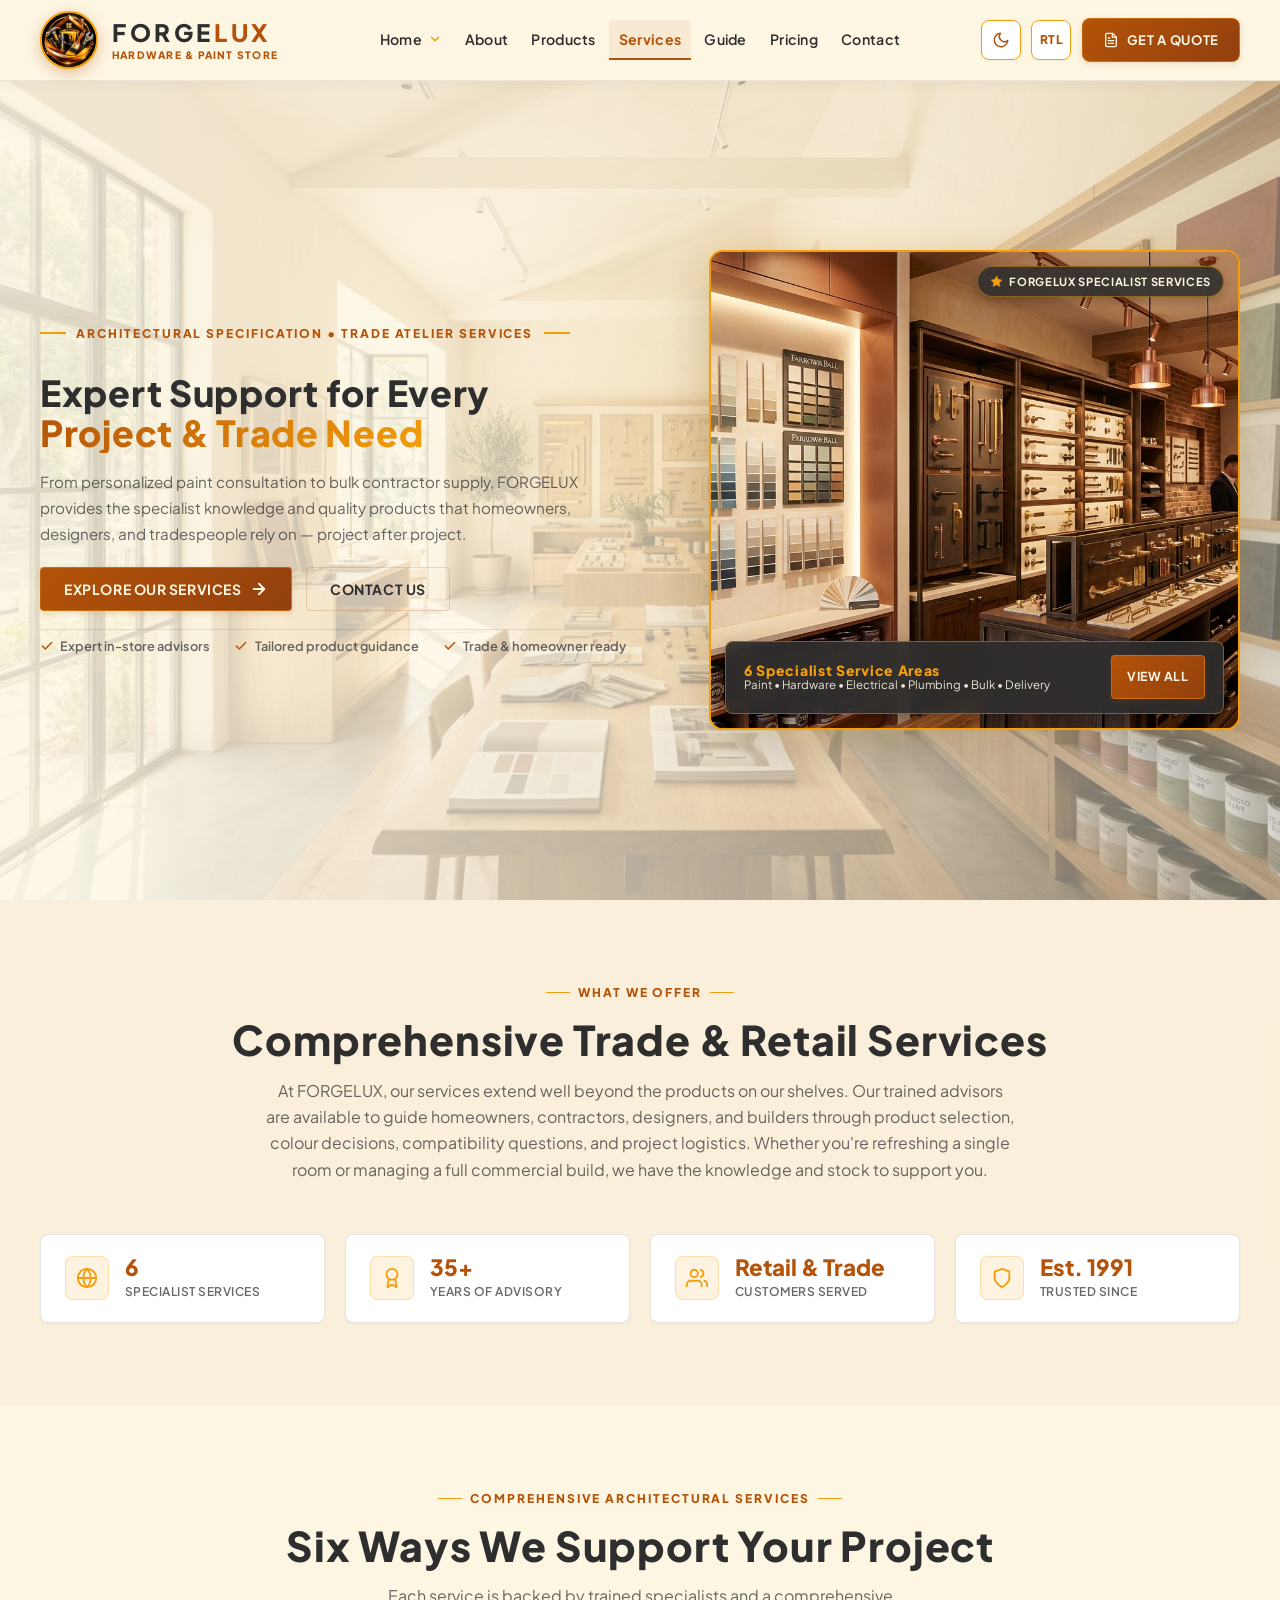
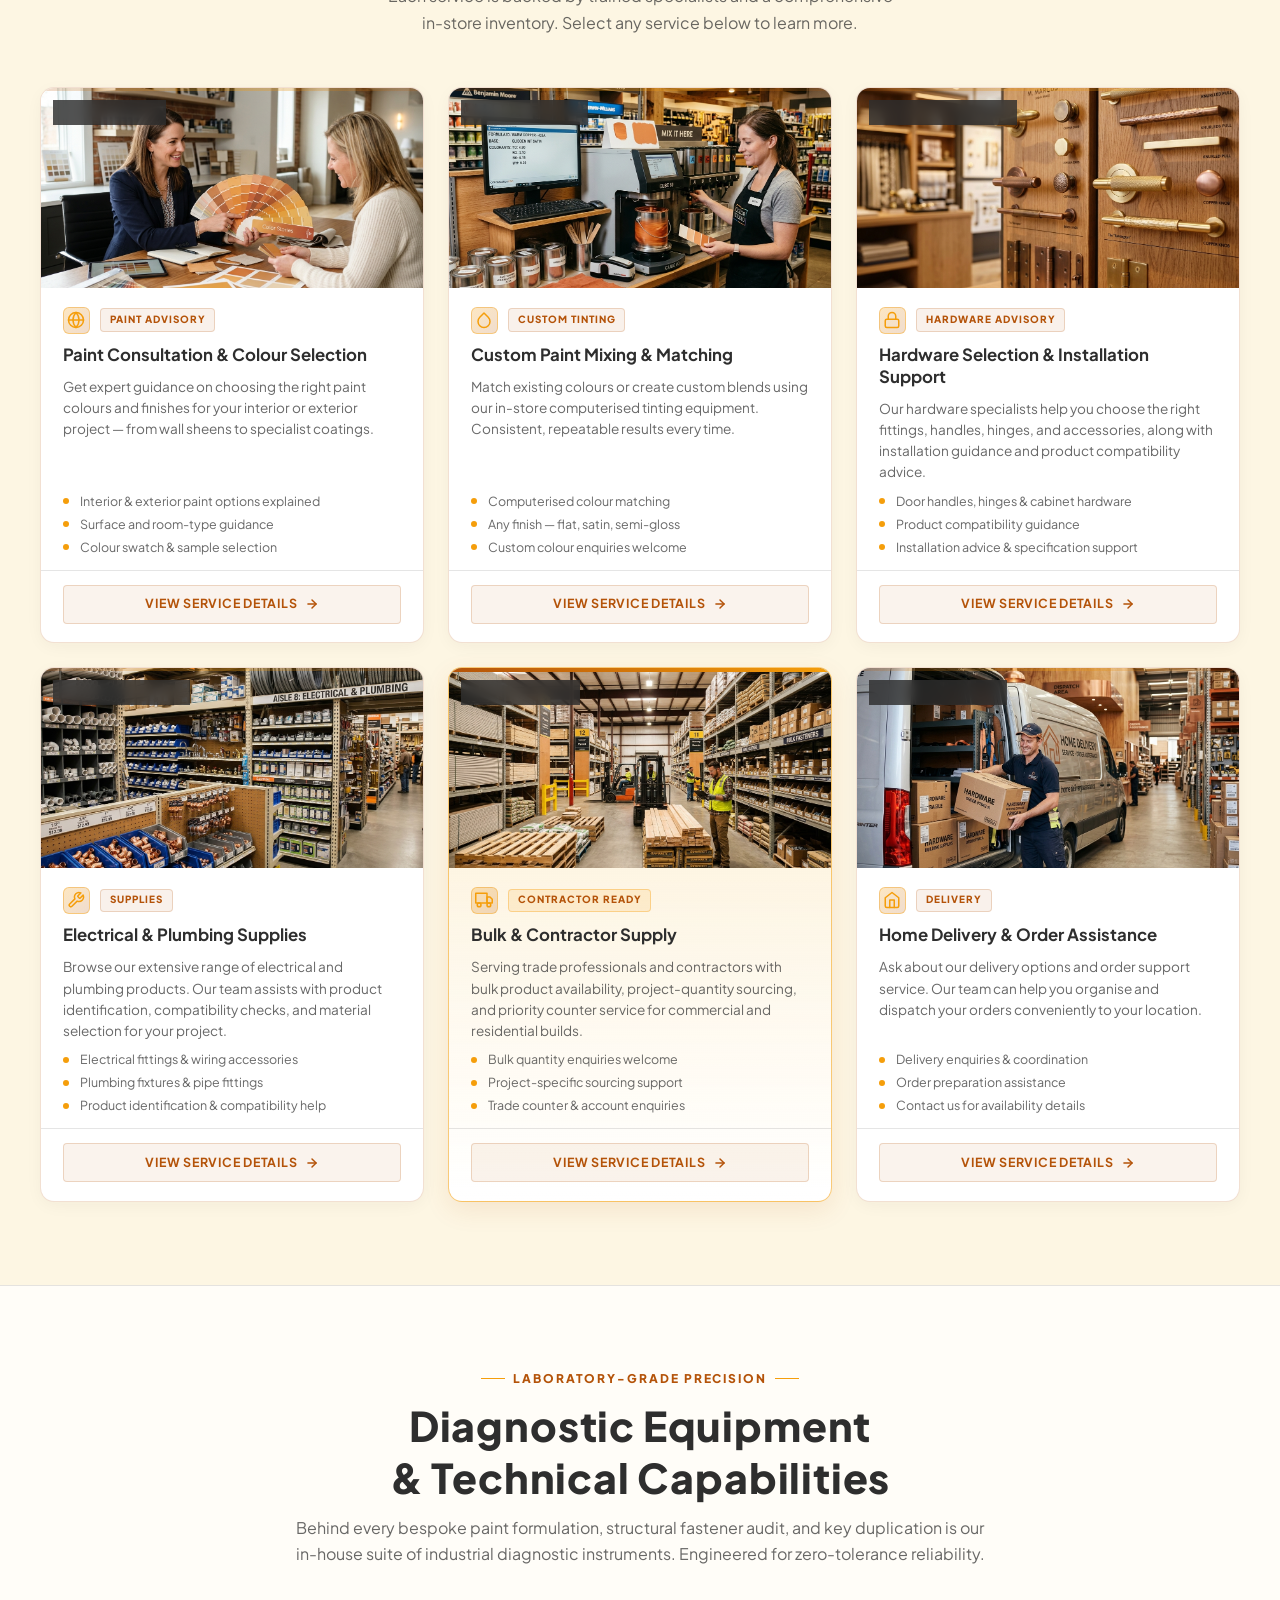
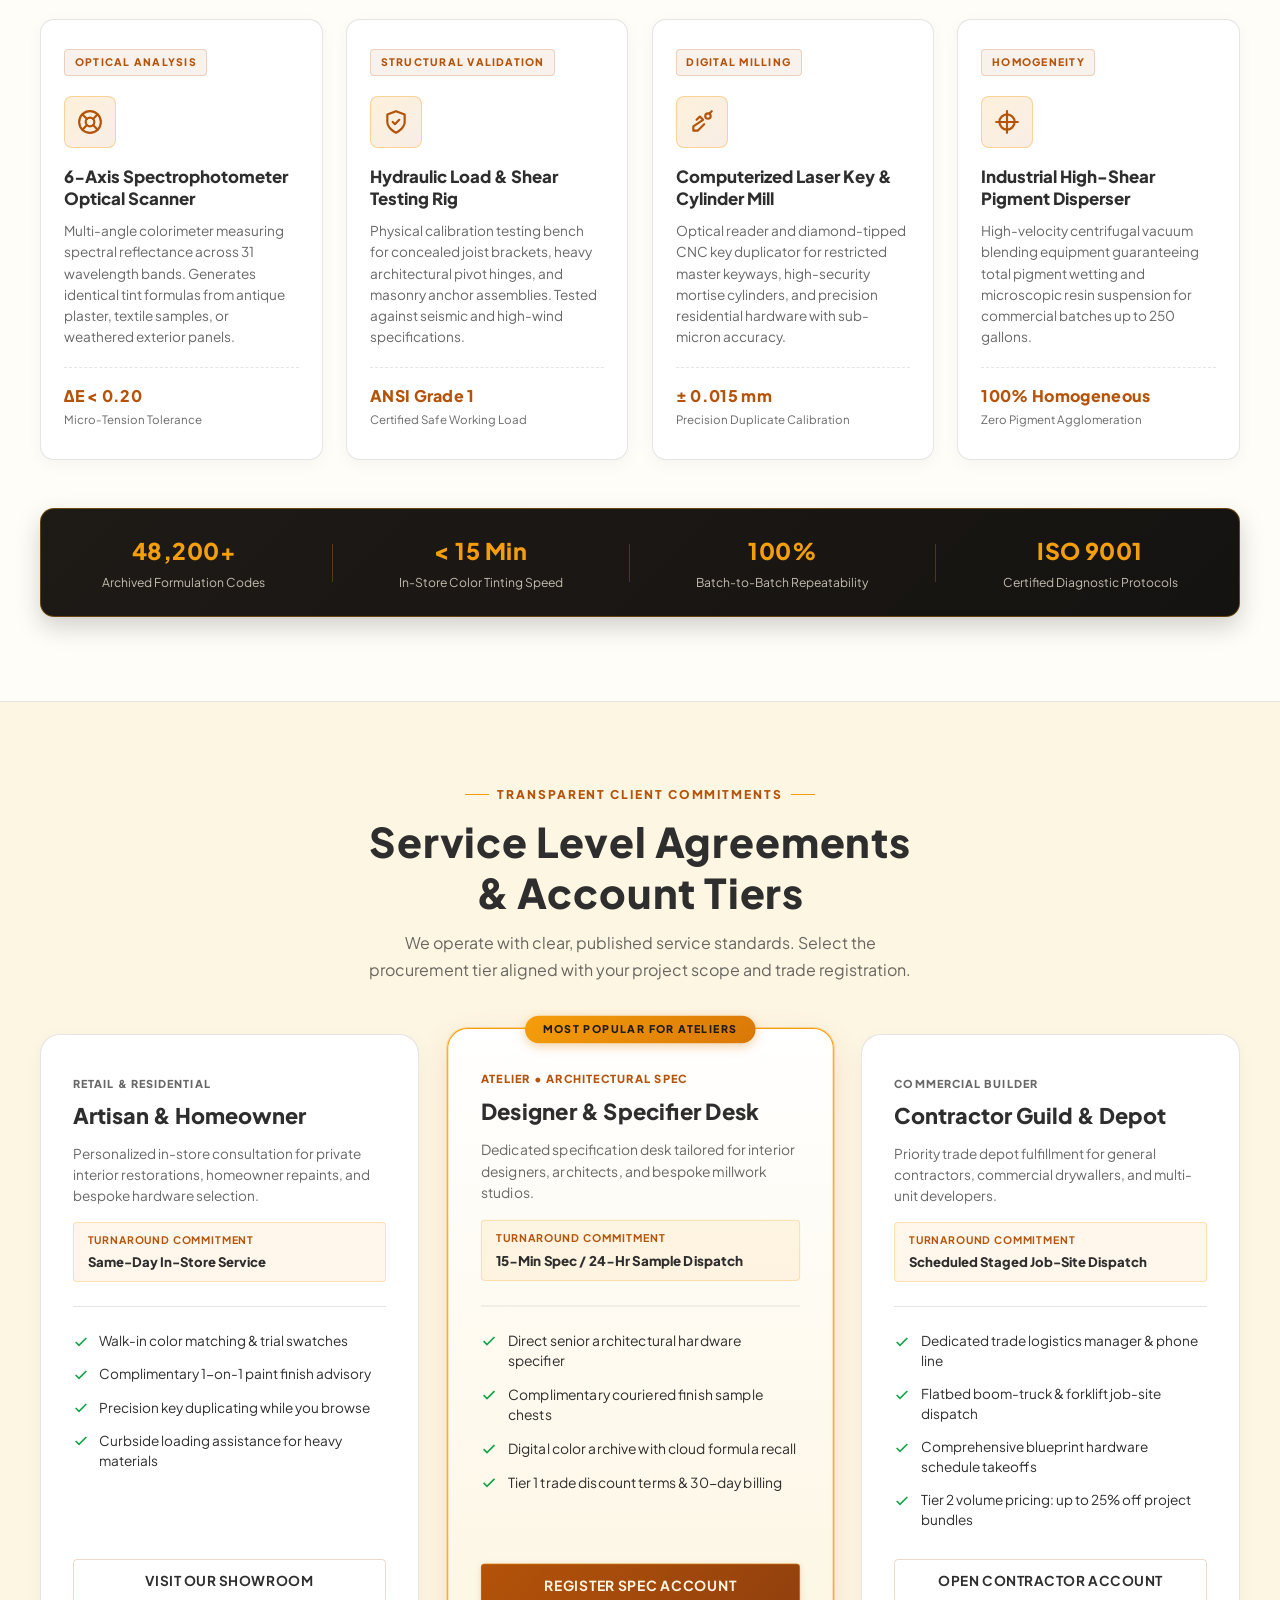
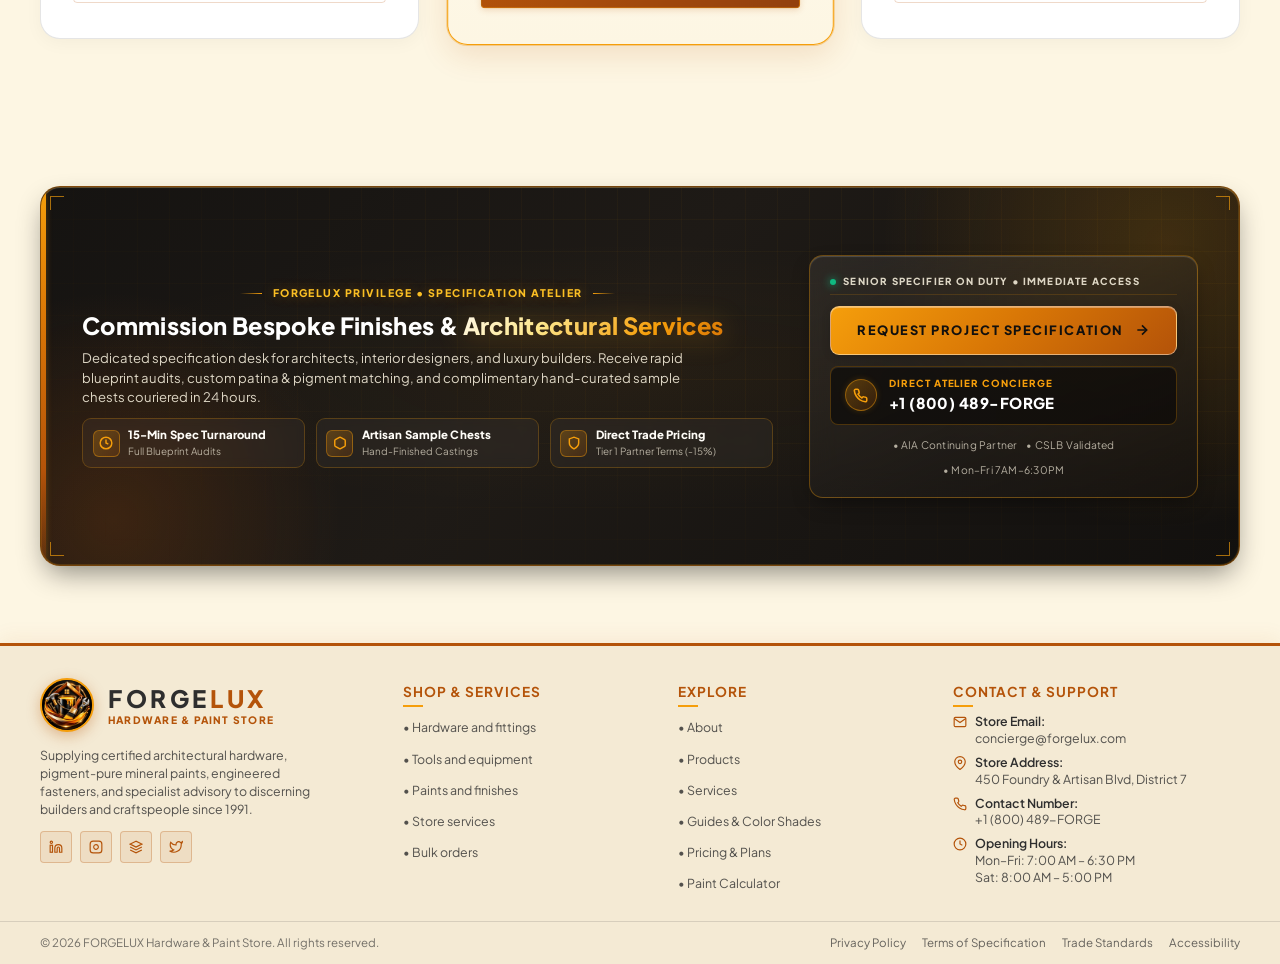
<file: Services Details.html>
<!DOCTYPE html>
<html lang="en" dir="ltr" data-theme="light">
<head>
  <meta charset="UTF-8">
  <meta name="viewport" content="width=device-width, initial-scale=1.0">
  <!-- Title is set dynamically by JS -->
  <title>Service Details — FORGELUX Hardware &amp; Paint Store</title>
  <meta name="description" content="Detailed information about FORGELUX specialist services — expert product guidance, colour consultation, hardware advisory, and trade support.">
  <!-- Favicon -->
  <link rel="icon" type="image/png" sizes="32x32" href="assets/images/favicon-32x32.png">
  <link rel="icon" type="image/png" sizes="16x16" href="assets/images/favicon-16x16.png">
  <link rel="shortcut icon" href="assets/images/favicon.ico">
  <link rel="apple-touch-icon" sizes="180x180" href="assets/images/apple-touch-icon.png">
  <!-- Stylesheets -->
  <link rel="stylesheet" href="index.css">
  <link rel="stylesheet" href="Services details.css">
</head>
<body>

  <!-- ========================================================================== 
       Site Header (identical to Home 1)
       ========================================================================== -->
  <header class="site-header" id="siteHeader">
    <div class="container header-inner">
      <a href="index.html" class="brand-link" aria-label="FORGELUX Home">
        <div class="logo-icon-wrap">
          <img src="assets/images/brand_logo.jpg" alt="FORGELUX Hardware &amp; Paint Store Logo" class="brand-logo-img">
        </div>
        <div class="brand-meta">
          <div class="brand-title">FORGE<span>LUX</span></div>
          <div class="brand-tagline">HARDWARE &amp; PAINT STORE</div>
        </div>
      </a>

      <nav class="main-nav" aria-label="Main Navigation">
        <ul class="nav-list">
          <li class="nav-item">
            <button type="button" class="nav-link dropdown-toggle" id="homeDropdownToggle" aria-haspopup="true" aria-expanded="false" aria-controls="homeDropdownMenu">
              Home
              <svg class="dropdown-icon" viewBox="0 0 24 24" fill="none" stroke="currentColor" stroke-width="2.5" stroke-linecap="round" stroke-linejoin="round">
                <polyline points="6 9 12 15 18 9"></polyline>
              </svg>
            </button>
            <div class="dropdown-menu" id="homeDropdownMenu" role="menu" aria-labelledby="homeDropdownToggle">
              <a href="index.html" class="dropdown-item" role="menuitem">
                <div>
                  <strong>Home 1</strong>
                  <span class="dropdown-item-desc">Flagship Showroom &amp; Retail</span>
                </div>
                <span class="dropdown-tag">Retail</span>
              </a>
              <a href="Home 2.html" class="dropdown-item" role="menuitem">
                <div>
                  <strong>Home 2</strong>
                  <span class="dropdown-item-desc">Pro Atelier &amp; Contractor Depot</span>
                </div>
                <span class="dropdown-tag">Depot</span>
              </a>
            </div>
          </li>
          <li class="nav-item"><a href="About.html" class="nav-link">About</a></li>
          <li class="nav-item"><a href="products.html" class="nav-link">Products</a></li>
          <li class="nav-item"><a href="Services.html" class="nav-link active">Services</a></li>
          <li class="nav-item"><a href="guide.html" class="nav-link">Guide</a></li>
          <li class="nav-item"><a href="pricing.html" class="nav-link">Pricing</a></li>
          <li class="nav-item"><a href="contact.html" class="nav-link">Contact</a></li>
        </ul>
      </nav>

      <div class="header-controls">
        <button type="button" class="control-btn" id="themeToggle" aria-label="Switch between light and dark mode" title="Toggle Light / Dark Mode">
          <svg viewBox="0 0 24 24" fill="none" stroke="currentColor" stroke-width="2" stroke-linecap="round" stroke-linejoin="round">
            <path d="M21 12.79A9 9 0 1 1 11.21 3 7 7 0 0 0 21 12.79z"></path>
          </svg>
        </button>
        <button type="button" class="control-btn" id="rtlToggle" aria-label="Switch between LTR and RTL layout" title="Toggle LTR / RTL Direction">
          <span class="rtl-indicator">RTL</span>
        </button>
        <button type="button" class="btn-cta open-quote-modal" id="headerCtaBtn">
          <svg width="16" height="16" viewBox="0 0 24 24" fill="none" stroke="currentColor" stroke-width="2" stroke-linecap="round" stroke-linejoin="round">
            <path d="M14 2H6a2 2 0 0 0-2 2v16a2 2 0 0 0 2 2h12a2 2 0 0 0 2-2V8z"></path>
            <polyline points="14 2 14 8 20 8"></polyline>
            <line x1="16" y1="13" x2="8" y2="13"></line>
            <line x1="16" y1="17" x2="8" y2="17"></line>
            <polyline points="10 9 9 9 8 9"></polyline>
          </svg>
          <span>Get a Quote</span>
        </button>
        <button type="button" class="mobile-nav-toggle" id="mobileNavToggle" aria-label="Toggle Navigation Menu" aria-expanded="false" aria-controls="mobileDrawer">
          <span></span><span></span><span></span>
        </button>
      </div>
    </div>
  </header>

  <!-- Mobile Drawer -->
  <div class="mobile-backdrop" id="mobileBackdrop"></div>
  <aside class="mobile-drawer" id="mobileDrawer" role="dialog" aria-modal="true" aria-label="Mobile Navigation">
    <div class="mobile-drawer-header">
      <a href="index.html" class="brand-link" aria-label="FORGELUX Home">
        <div class="logo-icon-wrap">
          <img src="assets/images/brand_logo.jpg" alt="FORGELUX Hardware &amp; Paint Store Logo" class="brand-logo-img">
        </div>
        <div class="brand-meta">
          <div class="brand-title">FORGE<span>LUX</span></div>
          <div class="brand-tagline">HARDWARE &amp; PAINT STORE</div>
        </div>
      </a>
      <button type="button" class="mobile-drawer-close" id="mobileDrawerClose" aria-label="Close menu">
        <svg width="20" height="20" viewBox="0 0 24 24" fill="none" stroke="currentColor" stroke-width="2" stroke-linecap="round" stroke-linejoin="round">
          <line x1="18" y1="6" x2="6" y2="18"></line>
          <line x1="6" y1="6" x2="18" y2="18"></line>
        </svg>
      </button>
    </div>
    <nav class="mobile-drawer-nav">
      <div>
        <div class="mobile-nav-link">Home Versions</div>
        <div class="mobile-submenu">
          <a href="index.html" class="mobile-sub-link">Home 1 (Flagship Showroom) <span>Retail</span></a>
          <a href="Home 2.html" class="mobile-sub-link">Home 2 (Pro Atelier &amp; Depot) <span>Depot</span></a>
        </div>
      </div>
      <a href="About.html" class="mobile-nav-link">About</a>
      <a href="products.html" class="mobile-nav-link">Products</a>
      <a href="Services.html" class="mobile-nav-link active">Services</a>
      <a href="guide.html" class="mobile-nav-link">Guide</a>
      <a href="pricing.html" class="mobile-nav-link">Pricing</a>
      <a href="contact.html" class="mobile-nav-link">Contact Us</a>
    </nav>
    <div class="mobile-drawer-footer">
      <button type="button" class="btn-cta open-quote-modal" style="width: 100%;">
        Get a Quote
      </button>
    </div>
  </aside>

  <!-- ========================================================================== 
       Main Content — All rendered dynamically by Services details.js
       ========================================================================== -->
  <main id="main-content">

    <!-- Section A: Service Hero (dynamically populated) -->
    <section class="sd-hero" id="sd-hero" aria-label="Service Details Hero">
      <div class="container sd-hero-inner">
        <!-- Breadcrumb -->
        <nav class="sd-breadcrumb" aria-label="Breadcrumb" id="sd-breadcrumb">
          <a href="index.html" class="sd-breadcrumb-link">Home</a>
          <span class="sd-breadcrumb-sep" aria-hidden="true">›</span>
          <a href="Services.html" class="sd-breadcrumb-link">Services</a>
          <span class="sd-breadcrumb-sep" aria-hidden="true">›</span>
          <span class="sd-breadcrumb-current" id="sd-breadcrumb-current">Service</span>
        </nav>

        <div class="sd-hero-grid">
          <!-- Left: Text Content -->
          <div class="sd-hero-content">
            <div class="sd-hero-badge-wrap">
              <span class="badge-pulsing-dot"></span>
              <span class="sd-hero-eyebrow" id="sd-hero-eyebrow">SPECIALIST SERVICE</span>
            </div>
            <h1 class="sd-hero-title" id="sd-hero-title">Loading service…</h1>
            <p class="sd-hero-desc" id="sd-hero-desc"></p>
            
            <!-- Luxury Spec Chips Bar -->
            <div class="sd-hero-specs-row">
              <div class="sd-spec-chip">
                <svg width="14" height="14" viewBox="0 0 24 24" fill="none" stroke="currentColor" stroke-width="2.5"><circle cx="12" cy="12" r="10"></circle><polyline points="12 6 12 12 16 14"></polyline></svg>
                <span id="sd-spec-turnaround">Immediate In-Store Consultation</span>
              </div>
              <div class="sd-spec-chip">
                <svg width="14" height="14" viewBox="0 0 24 24" fill="none" stroke="currentColor" stroke-width="2.5"><path d="M12 22s8-4 8-10V5l-8-3-8 3v7c0 6 8 10 8 10z"></path><polyline points="9 12 11 14 15 10"></polyline></svg>
                <span id="sd-spec-guarantee">ANSI Grade 1 &amp; Lab Certified</span>
              </div>
              <div class="sd-spec-chip">
                <svg width="14" height="14" viewBox="0 0 24 24" fill="none" stroke="currentColor" stroke-width="2.5"><path d="M20 21v-2a4 4 0 0 0-4-4H8a4 4 0 0 0-4 4v2"></path><circle cx="12" cy="7" r="4"></circle></svg>
                <span id="sd-spec-level">Senior Technical Specifier</span>
              </div>
            </div>

            <div class="sd-hero-actions">
              <a href="contact.html" class="btn-cta" id="sd-enquire-btn">
                <span>Enquire About This Service</span>
                <svg width="18" height="18" viewBox="0 0 24 24" fill="none" stroke="currentColor" stroke-width="2.5" stroke-linecap="round" stroke-linejoin="round">
                  <line x1="5" y1="12" x2="19" y2="12"></line>
                  <polyline points="12 5 19 12 12 19"></polyline>
                </svg>
              </a>
              <a href="Services.html" class="btn-outline" id="sd-back-btn">
                &larr; Explore All Services
              </a>
            </div>
          </div>
          <!-- Right: Image Frame with Haute Accents -->
          <div class="sd-hero-visual">
            <div class="sd-hero-frame">
              <div class="hero-top-badge" id="sd-hero-badge">
                <span class="badge-pulsing-dot"></span>
                <span id="sd-badge-text">FORGELUX SPECIALIST ADVISORY</span>
              </div>

              <!-- Top Provenance Stamp -->
              <div class="hero-top-provenance">
                <svg width="12" height="12" viewBox="0 0 24 24" fill="currentColor"><polygon points="12 2 15.09 8.26 22 9.27 17 14.14 18.18 21.02 12 17.77 5.82 21.02 7 14.14 2 9.27 8.91 8.26 12 2"></polygon></svg>
                <span>ATELIER SPECIFICATION &bull; EST. 1991</span>
              </div>

              <img src="" alt="" class="sd-hero-img" id="sd-hero-img" loading="eager" width="700" height="480">

              <!-- Floating Bottom Seal Card -->
              <div class="hero-floating-glass-card">
                <div>
                  <div class="hero-glass-title" id="sd-floating-title">Master Advisory Session</div>
                  <div class="hero-glass-desc" id="sd-floating-desc">1-on-1 technical consultation &bull; Walk-ins &amp; trade bookings</div>
                </div>
                <a href="contact.html" class="btn-cta" style="padding: 0.45rem 0.95rem; font-size: 0.775rem;">
                  Book Session
                </a>
              </div>
            </div>
          </div>
        </div>
      </div>
    </section>

    <!-- Section B: Detailed Description -->
    <section class="section section-alt" id="sd-detail">
      <div class="container sd-detail-grid">
        <!-- Left: Body Text -->
        <div class="sd-detail-body" id="sd-detail-body">
          <!-- Populated by JS -->
        </div>
        <!-- Right: Features & Concierge Sidebar -->
        <aside class="sd-detail-aside">
          <div class="sd-feature-box">
            <div class="sd-feature-box-header">
              <div class="sd-box-header-icon" aria-hidden="true">
                <svg width="20" height="20" viewBox="0 0 24 24" fill="none" stroke="currentColor" stroke-width="2.5"><circle cx="12" cy="12" r="10"></circle><polyline points="12 6 12 12 14 14"></polyline></svg>
              </div>
              <div class="sd-box-header-titles">
                <span class="sd-feature-box-badge">OFFICIAL SPECIFICATION</span>
                <span class="sd-feature-box-title">Key Service Highlights</span>
              </div>
            </div>
            <ul class="sd-feature-list" id="sd-feature-list">
              <!-- Populated by JS -->
            </ul>
          </div>

          <!-- Luxury Concierge & Hotline Card -->
          <div class="sd-concierge-card">
            <!-- Gilded Corner Accents -->
            <span class="concierge-corner concierge-corner-tl" aria-hidden="true"></span>
            <span class="concierge-corner concierge-corner-tr" aria-hidden="true"></span>
            <span class="concierge-corner concierge-corner-bl" aria-hidden="true"></span>
            <span class="concierge-corner concierge-corner-br" aria-hidden="true"></span>

            <div class="sd-concierge-badge">
              <span class="badge-pulsing-dot"></span>
              <span>SPECIFICATION DESK ACTIVE</span>
            </div>
            <h4 class="sd-concierge-title">Direct Technical Advisory</h4>
            <p class="sd-concierge-desc">Speak directly with our on-duty paint consultants, certified hardware specifiers, and trade supply managers.</p>
            
            <a href="tel:+18004893674" class="sd-concierge-tel">
              <span class="tel-icon-wrap" aria-hidden="true">
                <svg width="16" height="16" viewBox="0 0 24 24" fill="none" stroke="currentColor" stroke-width="2.5"><path d="M22 16.92v3a2 2 0 0 1-2.18 2 19.79 19.79 0 0 1-8.63-3.07 19.5 19.5 0 0 1-6-6 19.79 19.79 0 0 1-3.07-8.67A2 2 0 0 1 4.11 2h3a2 2 0 0 1 2 1.72 12.84 12.84 0 0 0 .7 2.81 2 2 0 0 1-.45 2.11L8.09 9.91a16 16 0 0 0 6 6l1.27-1.27a2 2 0 0 1 2.11-.45 12.84 12.84 0 0 0 2.81.7A2 2 0 0 1 22 16.92z"></path></svg>
              </span>
              <span class="tel-text">+1 (800) 489-FORGE</span>
            </a>
            
            <a href="contact.html" class="btn-cta sd-concierge-btn">
              <span>Request Blueprint Consultation</span>
              <svg width="16" height="16" viewBox="0 0 24 24" fill="none" stroke="currentColor" stroke-width="2.5"><line x1="5" y1="12" x2="19" y2="12"></line><polyline points="12 5 19 12 12 19"></polyline></svg>
            </a>

            <!-- Mini Credentials Chips -->
            <div class="sd-concierge-credentials">
              <div class="cred-chip">
                <svg width="12" height="12" viewBox="0 0 24 24" fill="none" stroke="currentColor" stroke-width="2.5"><path d="M12 22s8-4 8-10V5l-8-3-8 3v7c0 6 8 10 8 10z"></path></svg>
                <span>ANSI/BHMA Certified</span>
              </div>
              <div class="cred-chip">
                <svg width="12" height="12" viewBox="0 0 24 24" fill="none" stroke="currentColor" stroke-width="2.5"><circle cx="12" cy="12" r="10"></circle><path d="M12 6v6l4 2"></path></svg>
                <span>15-Min Response SLA</span>
              </div>
            </div>
          </div>

          <!-- Trade Counter & Express Will-Call Card -->
          <div class="sd-depot-card" id="sd-depot-card">
            <div class="sd-depot-header">
              <div class="sd-depot-icon" aria-hidden="true">
                <svg width="18" height="18" viewBox="0 0 24 24" fill="none" stroke="currentColor" stroke-width="2.2" stroke-linecap="round" stroke-linejoin="round">
                  <path d="M3 9l9-7 9 7v11a2 2 0 0 1-2 2H5a2 2 0 0 1-2-2z"></path>
                  <polyline points="9 22 9 12 15 12 15 22"></polyline>
                </svg>
              </div>
              <div class="sd-depot-titles">
                <span class="sd-depot-badge">DEPOT &amp; WILL-CALL</span>
                <h4 class="sd-depot-title">Trade Counter &amp; Pickup</h4>
              </div>
            </div>

            <p class="sd-depot-desc">
              Pre-staged contractor orders &amp; walk-in material counter at Loading Bay 4.
            </p>

            <div class="sd-depot-schedule">
              <div class="depot-schedule-row">
                <span class="sched-day">Mon &ndash; Fri (Trade Early Access)</span>
                <span class="sched-time">7:00 AM &ndash; 6:30 PM</span>
              </div>
              <div class="depot-schedule-row">
                <span class="sched-day">Saturday (Showroom &amp; Will-Call)</span>
                <span class="sched-time">8:00 AM &ndash; 5:00 PM</span>
              </div>
            </div>

            <!-- Express Staging & Will-Call Protocols -->
            <div class="sd-depot-perks">
              <div class="depot-perks-header">
                <svg width="13" height="13" viewBox="0 0 24 24" fill="none" stroke="currentColor" stroke-width="2.5"><circle cx="12" cy="12" r="10"></circle><polyline points="12 6 12 12 16 14"></polyline></svg>
                <span>WILL-CALL &amp; STAGING PROTOCOL</span>
              </div>
              <ul class="depot-perks-list">
                <li>
                  <svg width="13" height="13" viewBox="0 0 24 24" fill="none" stroke="currentColor" stroke-width="3" stroke-linecap="round" stroke-linejoin="round"><polyline points="20 6 9 17 4 12"></polyline></svg>
                  <span>Pre-tinted batches held in climate-regulated staging</span>
                </li>
                <li>
                  <svg width="13" height="13" viewBox="0 0 24 24" fill="none" stroke="currentColor" stroke-width="3" stroke-linecap="round" stroke-linejoin="round"><polyline points="20 6 9 17 4 12"></polyline></svg>
                  <span>Direct forklift loading for pallets &amp; commercial sundries</span>
                </li>
                <li>
                  <svg width="13" height="13" viewBox="0 0 24 24" fill="none" stroke="currentColor" stroke-width="3" stroke-linecap="round" stroke-linejoin="round"><polyline points="20 6 9 17 4 12"></polyline></svg>
                  <span>Digital chromatic formulas archived for seamless reorders</span>
                </li>
              </ul>
            </div>

            <div class="sd-depot-footer">
              <div class="sd-depot-chips">
                <div class="depot-chip">
                  <svg width="12" height="12" viewBox="0 0 24 24" fill="none" stroke="currentColor" stroke-width="2.5"><polyline points="20 6 9 17 4 12"></polyline></svg>
                  <span>&lt; 2-Hr Staging SLA</span>
                </div>
                <div class="depot-chip">
                  <svg width="12" height="12" viewBox="0 0 24 24" fill="none" stroke="currentColor" stroke-width="2.5"><rect x="1" y="3" width="15" height="13"></rect><polygon points="16 8 20 8 23 11 23 16 16 16 16 8"></polygon><circle cx="5.5" cy="18.5" r="2.5"></circle><circle cx="18.5" cy="18.5" r="2.5"></circle></svg>
                  <span>Loading Bay 4 Direct</span>
                </div>
              </div>
              
              <a href="contact.html" class="sd-depot-link">
                <span>View Depot Location &amp; Directions</span>
                <svg width="14" height="14" viewBox="0 0 24 24" fill="none" stroke="currentColor" stroke-width="2.5"><line x1="5" y1="12" x2="19" y2="12"></line><polyline points="12 5 19 12 12 19"></polyline></svg>
              </a>
            </div>
          </div>
        </aside>
      </div>
    </section>

    <!-- Section C: Benefits -->
    <section class="section" id="sd-benefits" aria-label="Service Benefits">
      <div class="container">
        <div class="section-header text-center">
          <span class="section-subtitle" id="sd-benefits-subtitle">Service Benefits</span>
          <h2 class="section-title" id="sd-benefits-title">Why Choose This Service</h2>
        </div>
        <div class="sd-benefits-grid" id="sd-benefits-grid">
          <!-- Populated by JS -->
        </div>
      </div>
    </section>

    <!-- Section D: How It Works -->
    <section class="section section-alt" id="sd-how" aria-label="How It Works">
      <div class="container">
        <div class="section-header text-center">
          <span class="section-subtitle">ARCHITECTURAL WORKFLOW</span>
          <h2 class="section-title">How It Works</h2>
          <p class="section-desc">A structured, laboratory-calibrated procurement sequence designed for total project confidence.</p>
        </div>
        <div class="sd-steps-row" id="sd-steps-row">
          <!-- Populated by JS -->
        </div>
      </div>
    </section>

    <!-- Section D.2: Haute Section — Laboratory Verification & Architectural Benchmarks -->
    <section class="section sd-benchmarks-section" id="sd-benchmarks" aria-label="Laboratory Verification and Architectural Benchmarks">
      <div class="container">
        <div class="section-header text-center">
          <span class="section-subtitle">RIGOROUS SPECIFICATION BENCHMARKS</span>
          <h2 class="section-title">Engineered For Architectural &amp; Trade Integrity</h2>
          <p class="section-desc">Every batch, fixture, and blueprint schedule processed through FORGELUX meets uncompromising laboratory and commercial standards.</p>
        </div>
        
        <div class="sd-benchmarks-grid">
          <div class="sd-benchmark-card">
            <div class="sd-bench-header">
              <div class="sd-bench-icon" aria-hidden="true">
                <svg width="24" height="24" viewBox="0 0 24 24" fill="none" stroke="currentColor" stroke-width="2"><circle cx="12" cy="12" r="10"></circle><circle cx="12" cy="12" r="6"></circle><circle cx="12" cy="12" r="2"></circle></svg>
              </div>
              <div class="sd-bench-metric">&Delta;E &lt; 0.3</div>
            </div>
            <h3 class="sd-bench-title">Spectrophotometer Accuracy</h3>
            <p class="sd-bench-desc">Sub-visual chromatic variance guarantee on all custom formulations, ensuring flawless batch-to-batch consistency and spot touchups.</p>
            <div class="sd-bench-tag">ASTM E308 Certified</div>
          </div>

          <div class="sd-benchmark-card">
            <div class="sd-bench-header">
              <div class="sd-bench-icon" aria-hidden="true">
                <svg width="24" height="24" viewBox="0 0 24 24" fill="none" stroke="currentColor" stroke-width="2"><path d="M12 22s8-4 8-10V5l-8-3-8 3v7c0 6 8 10 8 10z"></path><polyline points="9 12 11 14 15 10"></polyline></svg>
              </div>
              <div class="sd-bench-metric">1,000,000+</div>
            </div>
            <h3 class="sd-bench-title">ANSI/BHMA Grade 1 Testing</h3>
            <p class="sd-bench-desc">Commercial mortise locks, ball-bearing pivots, and exit devices cycle-tested to exceed heavy-traffic commercial building codes.</p>
            <div class="sd-bench-tag">Commercial Cycle Rating</div>
          </div>

          <div class="sd-benchmark-card">
            <div class="sd-bench-header">
              <div class="sd-bench-icon" aria-hidden="true">
                <svg width="24" height="24" viewBox="0 0 24 24" fill="none" stroke="currentColor" stroke-width="2"><circle cx="12" cy="12" r="10"></circle><polyline points="12 6 12 12 16 14"></polyline></svg>
              </div>
              <div class="sd-bench-metric">&lt; 120 Min</div>
            </div>
            <h3 class="sd-bench-title">Rapid Blueprint Takeoff</h3>
            <p class="sd-bench-desc">Dedicated estimator desk extracts door schedules, hardware finishes, and paint gallonages directly from architectural PDF and CAD plans.</p>
            <div class="sd-bench-tag">Expedited Trade Service</div>
          </div>

          <div class="sd-benchmark-card">
            <div class="sd-bench-header">
              <div class="sd-bench-icon" aria-hidden="true">
                <svg width="24" height="24" viewBox="0 0 24 24" fill="none" stroke="currentColor" stroke-width="2"><rect x="1" y="3" width="15" height="13"></rect><polygon points="16 8 20 8 23 11 23 16 16 16 16 8"></polygon><circle cx="5.5" cy="18.5" r="2.5"></circle><circle cx="18.5" cy="18.5" r="2.5"></circle></svg>
              </div>
              <div class="sd-bench-metric">100% Secure</div>
            </div>
            <h3 class="sd-bench-title">Climate-Regulated Dispatch</h3>
            <p class="sd-bench-desc">Palletized deliveries loaded in temperature-monitored vehicles to maintain paint emulsion stability, with boom crane drop options.</p>
            <div class="sd-bench-tag">Site-Direct Logistics</div>
          </div>
        </div>
      </div>
    </section>

    <!-- Section E: Related Services -->
    <section class="section" id="sd-related" aria-label="Related Services">
      <div class="container">
        <div class="section-header text-center">
          <span class="section-subtitle">Explore Further</span>
          <h2 class="section-title">Related Services</h2>
          <p class="section-desc">These services complement what you're looking at and may also be useful for your project.</p>
        </div>
        <div class="sd-related-grid" id="sd-related-grid">
          <!-- Populated by JS -->
        </div>
      </div>
    </section>

    <!-- Section F: FAQ Accordion -->
    <section class="section section-alt" id="sd-faq" aria-label="Frequently Asked Questions">
      <div class="container">
        <div class="section-header">
          <span class="section-subtitle">Common Questions</span>
          <h2 class="section-title" id="sd-faq-title">Frequently Asked Questions</h2>
          <p class="section-desc">Find answers to common questions about this service below.</p>
        </div>
        <div class="sd-faq-wrap" id="sd-faq-wrap" role="list">
          <!-- Populated by JS -->
        </div>
      </div>
    </section>

    <!-- Section G: Premium CTA Card (Exact 380px Height from Home 1) -->
    <section class="premium-cta-section" id="sd-cta" aria-label="Enquire Now">
      <div class="container">
        <div class="premium-cta-card">
          <!-- Gilded Corner Accents -->
          <span class="cta-corner cta-corner-tl" aria-hidden="true"></span>
          <span class="cta-corner cta-corner-tr" aria-hidden="true"></span>
          <span class="cta-corner cta-corner-bl" aria-hidden="true"></span>
          <span class="cta-corner cta-corner-br" aria-hidden="true"></span>

          <div class="premium-cta-grid">
            <!-- Left: Content -->
            <div class="premium-cta-content">
              <div class="premium-cta-eyebrow">
                <span class="eyebrow-line"></span>
                <span class="eyebrow-text">FORGELUX PRIVILEGE &bull; SPECIFICATION ATELIER</span>
                <span class="eyebrow-line"></span>
              </div>

              <h2 class="premium-cta-title" id="sd-cta-title">
                Ready to Schedule Your <span class="highlight-gold" id="sd-cta-highlight">Specialist Session?</span>
              </h2>

              <p class="premium-cta-desc" id="sd-cta-desc">
                Dedicated specification desk for architects, interior designers, and luxury builders. Receive rapid blueprint audits, custom patina &amp; pigment matching, and complimentary hand-curated sample chests couriered in 24 hours.
              </p>

              <div class="premium-cta-pillars">
                <div class="cta-pillar-item">
                  <div class="pillar-icon-box">
                    <svg width="14" height="14" viewBox="0 0 24 24" fill="none" stroke="currentColor" stroke-width="2.5"><circle cx="12" cy="12" r="10"></circle><polyline points="12 6 12 12 16 14"></polyline></svg>
                  </div>
                  <div class="pillar-info">
                    <span class="pillar-title">15-Min Spec Turnaround</span>
                    <span class="pillar-sub">Full Blueprint Audits</span>
                  </div>
                </div>

                <div class="cta-pillar-item">
                  <div class="pillar-icon-box">
                    <svg width="14" height="14" viewBox="0 0 24 24" fill="none" stroke="currentColor" stroke-width="2.5"><path d="M21 16V8a2 2 0 0 0-1-1.73l-7-4a2 2 0 0 0-2 0l-7 4A2 2 0 0 0 3 8v8a2 2 0 0 0 1 1.73l7 4a2 2 0 0 0 2 0l7-4A2 2 0 0 0 21 16z"></path></svg>
                  </div>
                  <div class="pillar-info">
                    <span class="pillar-title">Artisan Sample Chests</span>
                    <span class="pillar-sub">Hand-Finished Castings</span>
                  </div>
                </div>

                <div class="cta-pillar-item">
                  <div class="pillar-icon-box">
                    <svg width="14" height="14" viewBox="0 0 24 24" fill="none" stroke="currentColor" stroke-width="2.5"><path d="M12 22s8-4 8-10V5l-8-3-8 3v7c0 6 8 10 8 10z"></path></svg>
                  </div>
                  <div class="pillar-info">
                    <span class="pillar-title">Direct Trade Pricing</span>
                    <span class="pillar-sub">Tier 1 Partner Terms (-15%)</span>
                  </div>
                </div>
              </div>
            </div>

            <!-- Right: The Private Client Portal -->
            <div class="premium-cta-portal">
              <div class="portal-header">
                <span class="portal-status-pulse"></span>
                <span class="portal-status-label">SENIOR SPECIFIER ON DUTY &bull; IMMEDIATE ACCESS</span>
              </div>

              <a href="contact.html" class="premium-cta-btn-primary" id="sd-cta-primary-btn">
                <span class="btn-text">REQUEST THIS SERVICE</span>
                <span class="btn-icon">
                  <svg width="16" height="16" viewBox="0 0 24 24" fill="none" stroke="currentColor" stroke-width="2.5"><line x1="5" y1="12" x2="19" y2="12"></line><polyline points="12 5 19 12 12 19"></polyline></svg>
                </span>
              </a>

              <a href="tel:+18004893674" class="premium-cta-hotline-item" aria-label="Call Direct Atelier Hotline">
                <div class="hotline-badge-icon">
                  <svg width="15" height="15" viewBox="0 0 24 24" fill="none" stroke="currentColor" stroke-width="2.5"><path d="M22 16.92v3a2 2 0 0 1-2.18 2 19.79 19.79 0 0 1-8.63-3.07 19.5 19.5 0 0 1-6-6 19.79 19.79 0 0 1-3.07-8.67A2 2 0 0 1 4.11 2h3a2 2 0 0 1 2 1.72 12.84 12.84 0 0 0 .7 2.81 2 2 0 0 1-.45 2.11L8.09 9.91a16 16 0 0 0 6 6l1.27-1.27a2 2 0 0 1 2.11-.45 12.84 12.84 0 0 0 2.81.7A2 2 0 0 1 22 16.92z"></path></svg>
                </div>
                <div class="hotline-meta">
                  <span class="hotline-caption">DIRECT ATELIER CONCIERGE</span>
                  <span class="hotline-tel">+1 (800) 489-FORGE</span>
                </div>
              </a>

              <a href="Services.html" class="sd-cta-secondary-link" id="sd-cta-secondary-btn">
                <svg width="14" height="14" viewBox="0 0 24 24" fill="none" stroke="currentColor" stroke-width="2" stroke-linecap="round" stroke-linejoin="round"><polyline points="15 18 9 12 15 6"></polyline></svg>
                <span>Return to All Services</span>
              </a>

              <div class="portal-hallmarks">
                <span>&bull; AIA Continuing Partner</span>
                <span>&bull; CSLB Validated</span>
                <span>&bull; Mon&ndash;Fri 7AM&ndash;6:30PM</span>
              </div>
            </div>
          </div>
        </div>
      </div>
    </section>

  </main>

  <!-- ========================================================================== 
       Footer (identical to Home 1)
       ========================================================================== -->
  <footer class="site-footer" id="contact">
    <div class="container footer-grid">
      <div class="footer-brand">
        <a href="index.html" class="brand-link" aria-label="FORGELUX Home">
          <div class="logo-icon-wrap">
            <img src="assets/images/brand_logo.jpg" alt="FORGELUX Hardware &amp; Paint Store Logo" class="brand-logo-img">
          </div>
          <div class="brand-meta">
            <div class="brand-title">FORGE<span>LUX</span></div>
            <div class="brand-tagline">HARDWARE &amp; PAINT STORE</div>
          </div>
        </a>
        <p class="footer-brand-statement">
          Supplying certified architectural hardware, pigment-pure mineral paints, engineered fasteners, and specialist advisory to discerning builders and craftspeople since 1991.
        </p>
        <div class="footer-socials" aria-label="Social Media Links">
          <a href="#" class="social-link" aria-label="LinkedIn" title="LinkedIn"><svg viewBox="0 0 24 24" fill="none" stroke="currentColor" stroke-width="2"><path d="M16 8a6 6 0 0 1 6 6v7h-4v-7a2 2 0 0 0-2-2 2 2 0 0 0-2 2v7h-4v-7a6 6 0 0 1 6-6z"></path><rect x="2" y="9" width="4" height="12"></rect><circle cx="4" cy="4" r="2"></circle></svg></a>
          <a href="#" class="social-link" aria-label="Instagram" title="Instagram"><svg viewBox="0 0 24 24" fill="none" stroke="currentColor" stroke-width="2"><rect x="2" y="2" width="20" height="20" rx="5" ry="5"></rect><path d="M16 11.37A4 4 0 1 1 12.63 8 4 4 0 0 1 16 11.37z"></path><line x1="17.5" y1="6.5" x2="17.51" y2="6.5"></line></svg></a>
          <a href="#" class="social-link" aria-label="Houzz" title="Houzz"><svg viewBox="0 0 24 24" fill="none" stroke="currentColor" stroke-width="2"><polygon points="12 2 2 7 12 12 22 7 12 2"></polygon><polyline points="2 17 12 22 22 17"></polyline><polyline points="2 12 12 17 22 12"></polyline></svg></a>
          <a href="#" class="social-link" aria-label="X / Twitter" title="X / Twitter"><svg viewBox="0 0 24 24" fill="none" stroke="currentColor" stroke-width="2"><path d="M23 3a10.9 10.9 0 0 1-3.14 1.53 4.48 4.48 0 0 0-7.86 3v1A10.66 10.66 0 0 1 3 4s-4 9 5 13a11.64 11.64 0 0 1-7 2c9 5 20 0 20-11.5a4.5 4.5 0 0 0-.08-.83A7.72 7.72 0 0 0 23 3z"></path></svg></a>
        </div>
      </div>
      <div>
        <h4 class="footer-col-title">Shop &amp; Services</h4>
        <ul class="footer-links-list">
          <li><a href="products.html#fittings" class="footer-link">&bull; Hardware and fittings</a></li>
          <li><a href="products.html#tools" class="footer-link">&bull; Tools and equipment</a></li>
          <li><a href="products.html#paints" class="footer-link">&bull; Paints and finishes</a></li>
          <li><a href="Services.html" class="footer-link">&bull; Store services</a></li>
          <li><a href="Services Details.html?service=bulk-contractor-supply" class="footer-link">&bull; Bulk orders</a></li>
        </ul>
      </div>
      <div>
        <h4 class="footer-col-title">Explore</h4>
        <ul class="footer-links-list">
          <li><a href="About.html" class="footer-link">&bull; About</a></li>
          <li><a href="products.html" class="footer-link">&bull; Products</a></li>
          <li><a href="Services.html" class="footer-link">&bull; Services</a></li>
          <li><a href="guide.html" class="footer-link">&bull; Guides &amp; Color Shades</a></li>
          <li><a href="pricing.html" class="footer-link">&bull; Pricing &amp; Plans</a></li>
          <li><a href="index.html#calculator" class="footer-link">&bull; Paint Calculator</a></li>
        </ul>
      </div>
      <div>
        <h4 class="footer-col-title">Contact &amp; Support</h4>
        <div class="footer-contact-list">
          <div class="footer-contact-item">
            <svg class="footer-contact-icon" viewBox="0 0 24 24" fill="none" stroke="currentColor" stroke-width="2"><path d="M4 4h16c1.1 0 2 .9 2 2v12c0 1.1-.9 2-2 2H4c-1.1 0-2-.9-2-2V6c0-1.1.9-2 2-2z"></path><polyline points="22,6 12,13 2,6"></polyline></svg>
            <div><strong>Store Email:</strong><br>concierge@forgelux.com</div>
          </div>
          <div class="footer-contact-item">
            <svg class="footer-contact-icon" viewBox="0 0 24 24" fill="none" stroke="currentColor" stroke-width="2"><path d="M21 10c0 7-9 13-9 13s-9-6-9-13a9 9 0 0 1 18 0z"></path><circle cx="12" cy="10" r="3"></circle></svg>
            <div><strong>Store Address:</strong><br>450 Foundry &amp; Artisan Blvd, District 7</div>
          </div>
          <div class="footer-contact-item">
            <svg class="footer-contact-icon" viewBox="0 0 24 24" fill="none" stroke="currentColor" stroke-width="2"><path d="M22 16.92v3a2 2 0 0 1-2.18 2 19.79 19.79 0 0 1-8.63-3.07 19.5 19.5 0 0 1-6-6 19.79 19.79 0 0 1-3.07-8.67A2 2 0 0 1 4.11 2h3a2 2 0 0 1 2 1.72 12.84 12.84 0 0 0 .7 2.81 2 2 0 0 1-.45 2.11L8.09 9.91a16 16 0 0 0 6 6l1.27-1.27a2 2 0 0 1 2.11-.45 12.84 12.84 0 0 0 2.81.7A2 2 0 0 1 22 16.92z"></path></svg>
            <div><strong>Contact Number:</strong><br>+1 (800) 489-FORGE</div>
          </div>
          <div class="footer-contact-item">
            <svg class="footer-contact-icon" viewBox="0 0 24 24" fill="none" stroke="currentColor" stroke-width="2"><circle cx="12" cy="12" r="10"></circle><polyline points="12 6 12 12 16 14"></polyline></svg>
            <div><strong>Opening Hours:</strong><br>Mon&ndash;Fri: 7:00 AM &ndash; 6:30 PM<br>Sat: 8:00 AM &ndash; 5:00 PM</div>
          </div>
        </div>
      </div>
    </div>
    <div class="footer-bottom">
      <div class="container footer-bottom-inner">
        <div>&copy; 2026 FORGELUX Hardware &amp; Paint Store. All rights reserved.</div>
        <div class="footer-bottom-links">
          <a href="#">Privacy Policy</a>
          <a href="#">Terms of Specification</a>
          <a href="#">Trade Standards</a>
          <a href="#">Accessibility</a>
        </div>
      </div>
    </div>
  </footer>

  <!-- Modal -->
  <div class="modal-backdrop" id="quoteModalBackdrop" role="dialog" aria-modal="true" aria-labelledby="quoteModalTitle">
    <div class="modal-dialog">
      <div class="modal-header">
        <div>
          <h2 class="modal-title" id="quoteModalTitle">Request Project Specification Quote</h2>
          <p style="font-size: 0.8rem; color: var(--text-muted); margin-top: 2px;">
            Immediate trade estimation backed by Palette 4 architectural standards
          </p>
        </div>
        <button type="button" class="modal-close" id="quoteModalClose" aria-label="Close dialog">
          <svg width="20" height="20" viewBox="0 0 24 24" fill="none" stroke="currentColor" stroke-width="2"><line x1="18" y1="6" x2="6" y2="18"></line><line x1="6" y1="6" x2="18" y2="18"></line></svg>
        </button>
      </div>

      <form id="quoteForm">
        <div class="form-group-grid">
          <div class="form-group">
            <label for="quoteCategory" class="form-label">Material Category</label>
            <select id="quoteCategory" class="form-select">
              <option value="hardware">Architectural Hardware &amp; Mortise Sets</option>
              <option value="paint">Bespoke Mineral Paint &amp; Tinting</option>
              <option value="tools">Precision Artisan Tooling</option>
              <option value="bulk">Bulk Fasteners &amp; Structural Hardware</option>
            </select>
          </div>
          <div class="form-group">
            <label for="quoteQuantity" class="form-label">Quantity / Coverage (Sq Ft or Units)</label>
            <input type="number" id="quoteQuantity" class="form-input" value="150" min="10" step="10">
          </div>
        </div>

        <div class="form-group-grid">
          <div class="form-group">
            <label for="quoteGrade" class="form-label">Procurement Tier</label>
            <select id="quoteGrade" class="form-select">
              <option value="retail">Studio / Retail Standard</option>
              <option value="trade" selected>Licensed Trade Contractor (-15%)</option>
              <option value="architectural">Architectural Custom Specification (+35%)</option>
            </select>
          </div>
          <div class="form-group">
            <label for="quoteFinish" class="form-label">Preferred Finish</label>
            <select id="quoteFinish" class="form-select">
              <option value="copper-brown">Copper Brown Patina (#B45309)</option>
              <option value="copper-gold">Burnished Copper Gold (#F59E0B)</option>
              <option value="cream">Warm Cream Enamel (#FDF6E3)</option>
              <option value="charcoal">Smoked Charcoal Bronze (#2E2E2E)</option>
            </select>
          </div>
        </div>

        <div style="background: var(--bg-surface-accent); border: 1px solid var(--border-medium); border-radius: var(--radius-sm); padding: 1rem; margin-bottom: 1.25rem; display: flex; align-items: center; justify-content: space-between;">
          <div>
            <span style="font-size: 0.72rem; font-weight: 700; text-transform: uppercase; color: var(--c-primary); letter-spacing: 0.08em; display: block;">
              Estimated Trade Specification Total
            </span>
            <span style="font-size: 0.75rem; color: var(--text-muted);">
              Excludes freight discounts and specialized job-site crane delivery
            </span>
          </div>
          <div style="font-family: var(--font-heading); font-size: 1.6rem; font-weight: 800; color: var(--c-primary);" id="quoteEstimatedValue">
            $2,295
          </div>
        </div>

        <div class="form-group-grid">
          <div class="form-group">
            <label for="quoteClientName" class="form-label">Your Name *</label>
            <input type="text" id="quoteClientName" class="form-input" placeholder="e.g. Marcus Stone" required>
          </div>
          <div class="form-group">
            <label for="quoteClientEmail" class="form-label">Email Address *</label>
            <input type="email" id="quoteClientEmail" class="form-input" placeholder="e.g. mstone@forgearchitecture.com" required>
          </div>
        </div>

        <div class="form-group">
          <label for="quoteNotes" class="form-label">Job Site Location &amp; Requirements</label>
          <textarea id="quoteNotes" class="form-textarea" style="min-height: 80px;" placeholder="Include blueprint references, delivery date requirements, or custom door handings..."></textarea>
        </div>

        <button type="submit" class="btn-cta" style="width: 100%; margin-top: 1rem;">
          Confirm &amp; Transmit Quotation Request
        </button>
      </form>
    </div>
  </div>

  <script src="Services details.js"></script>
</body>
</html>
</file>
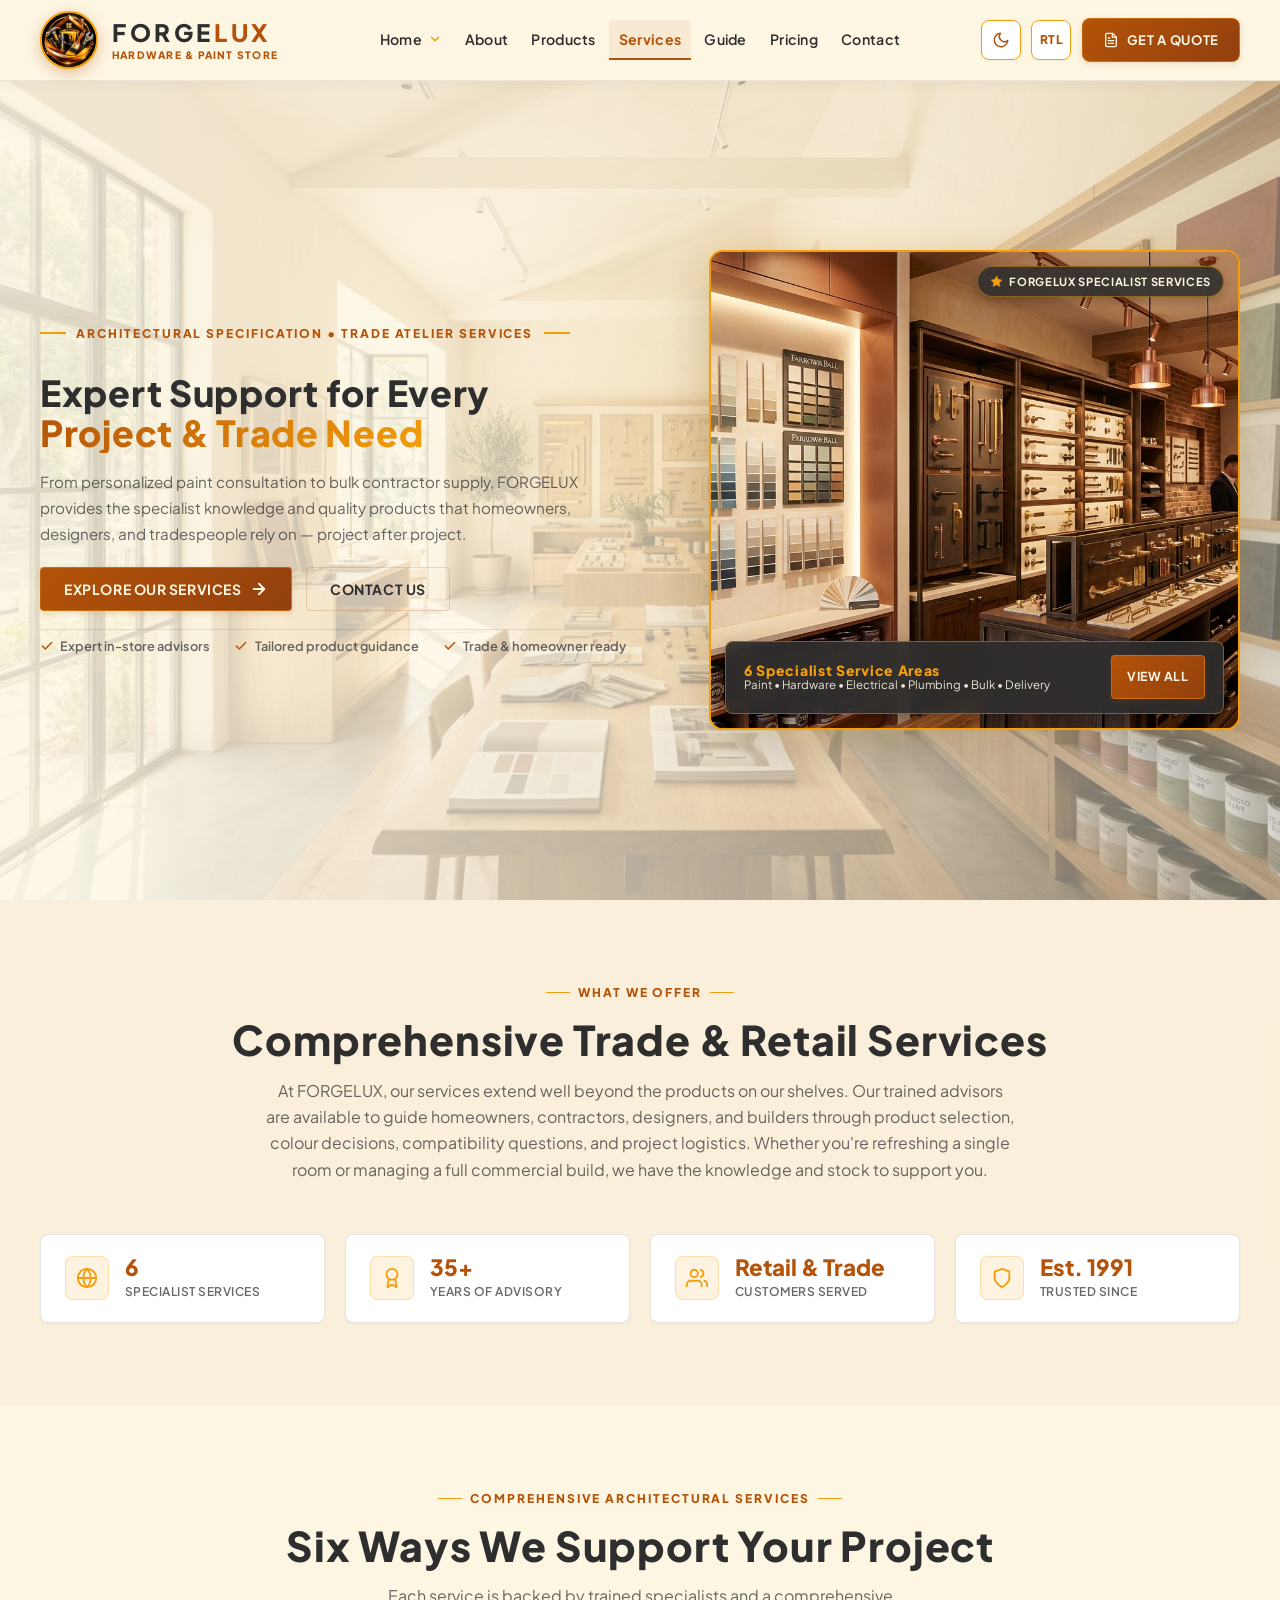
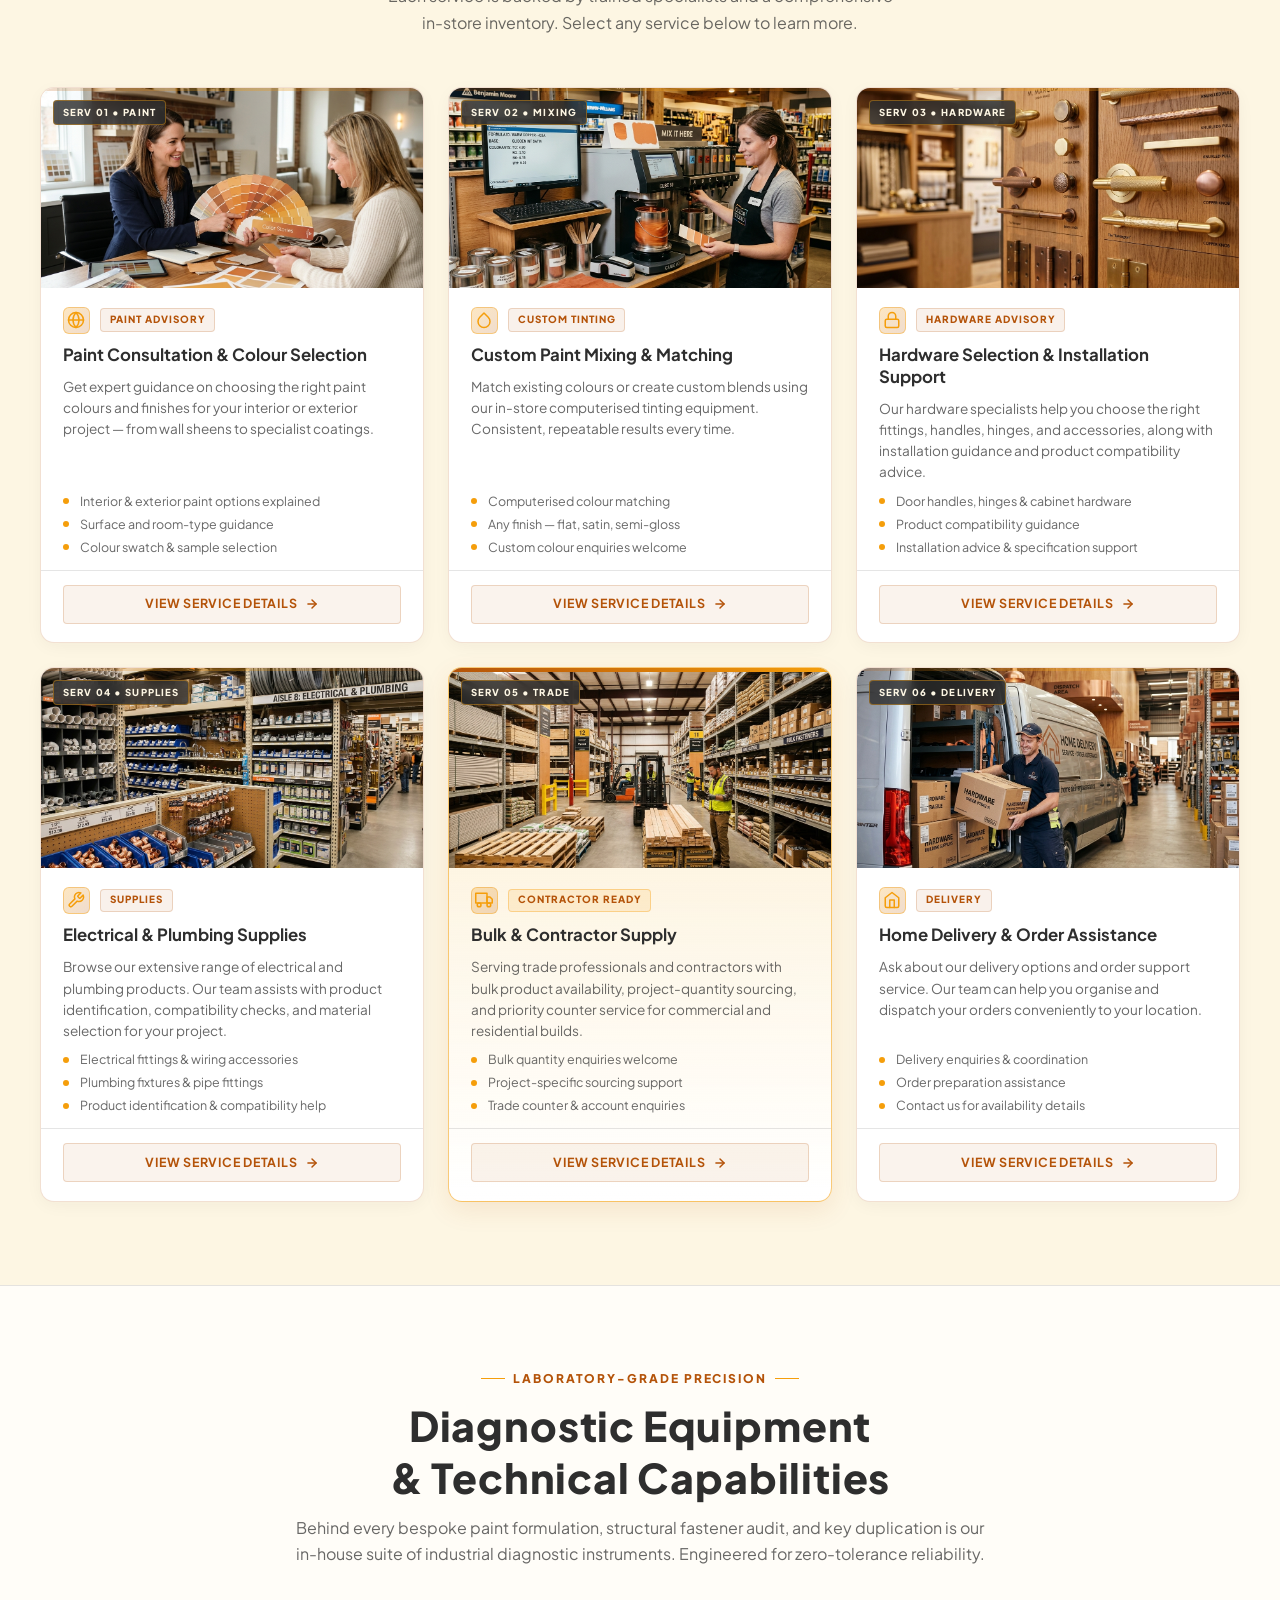
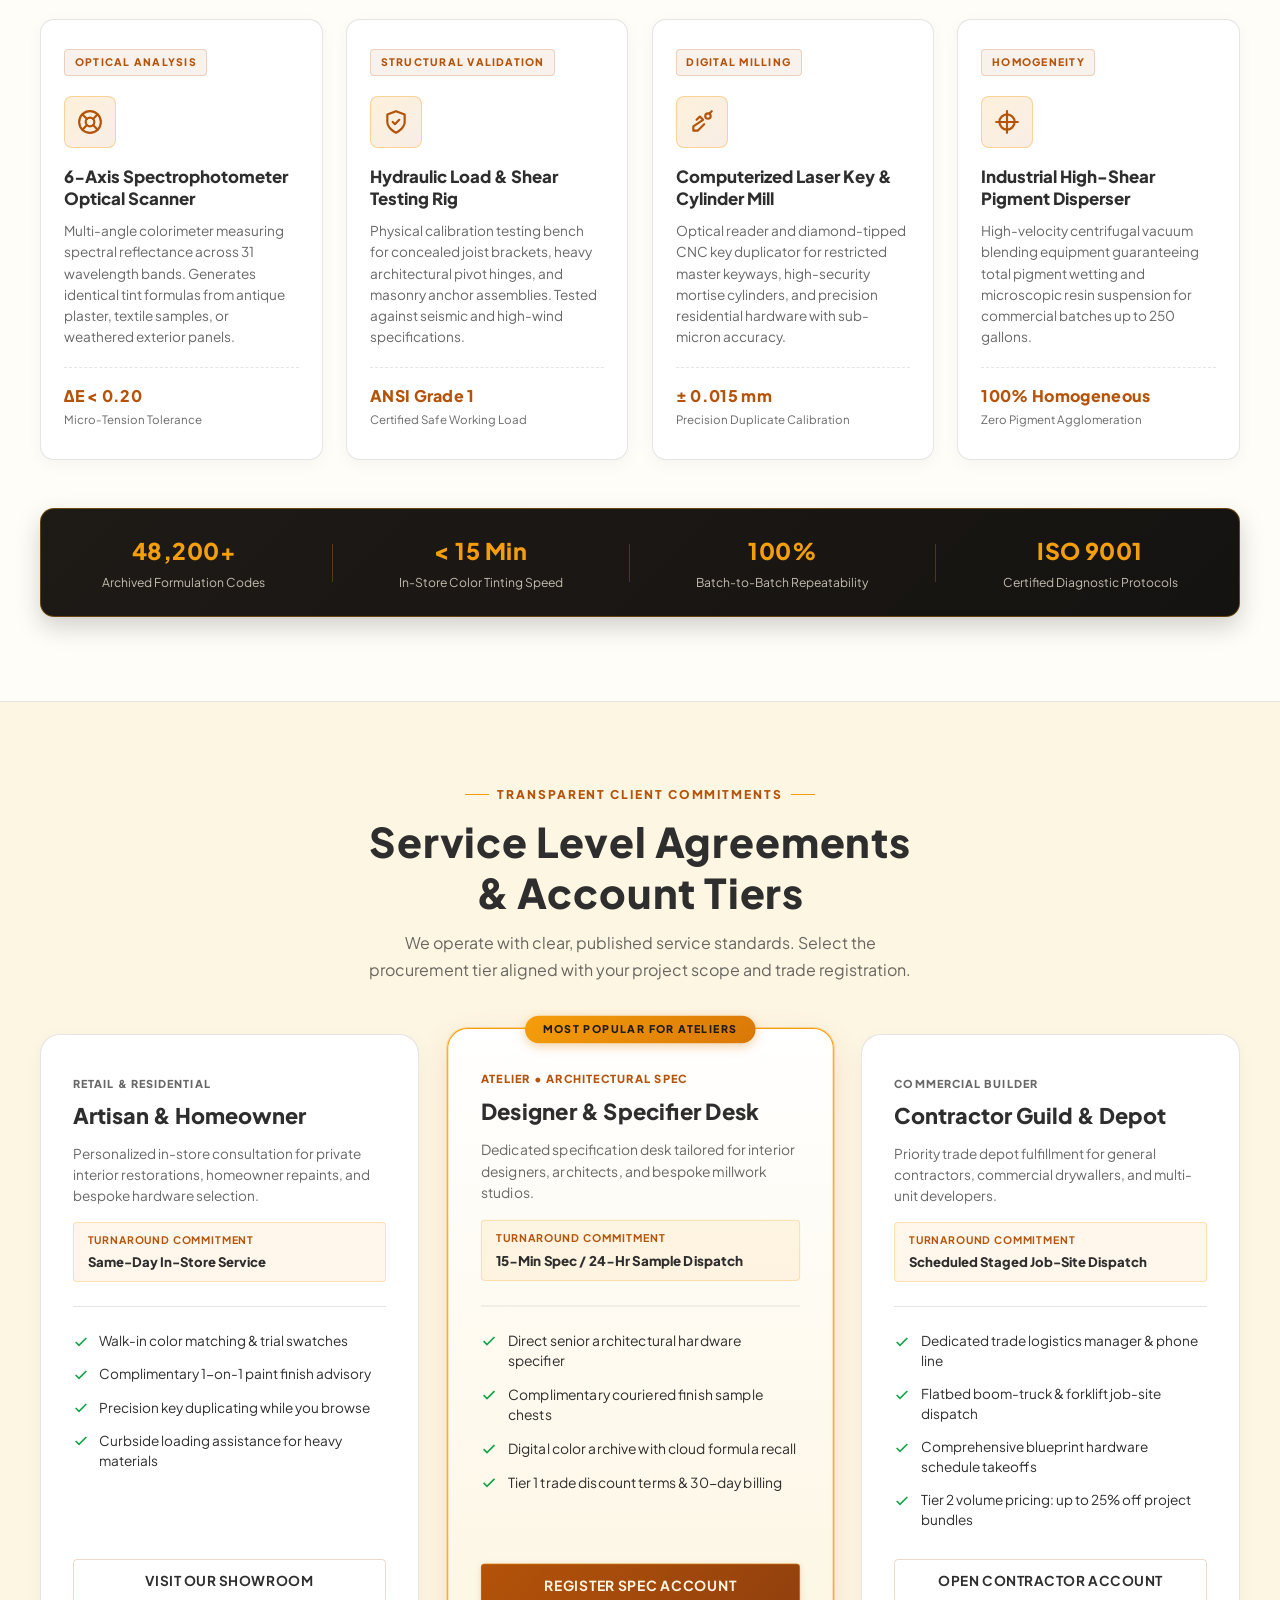
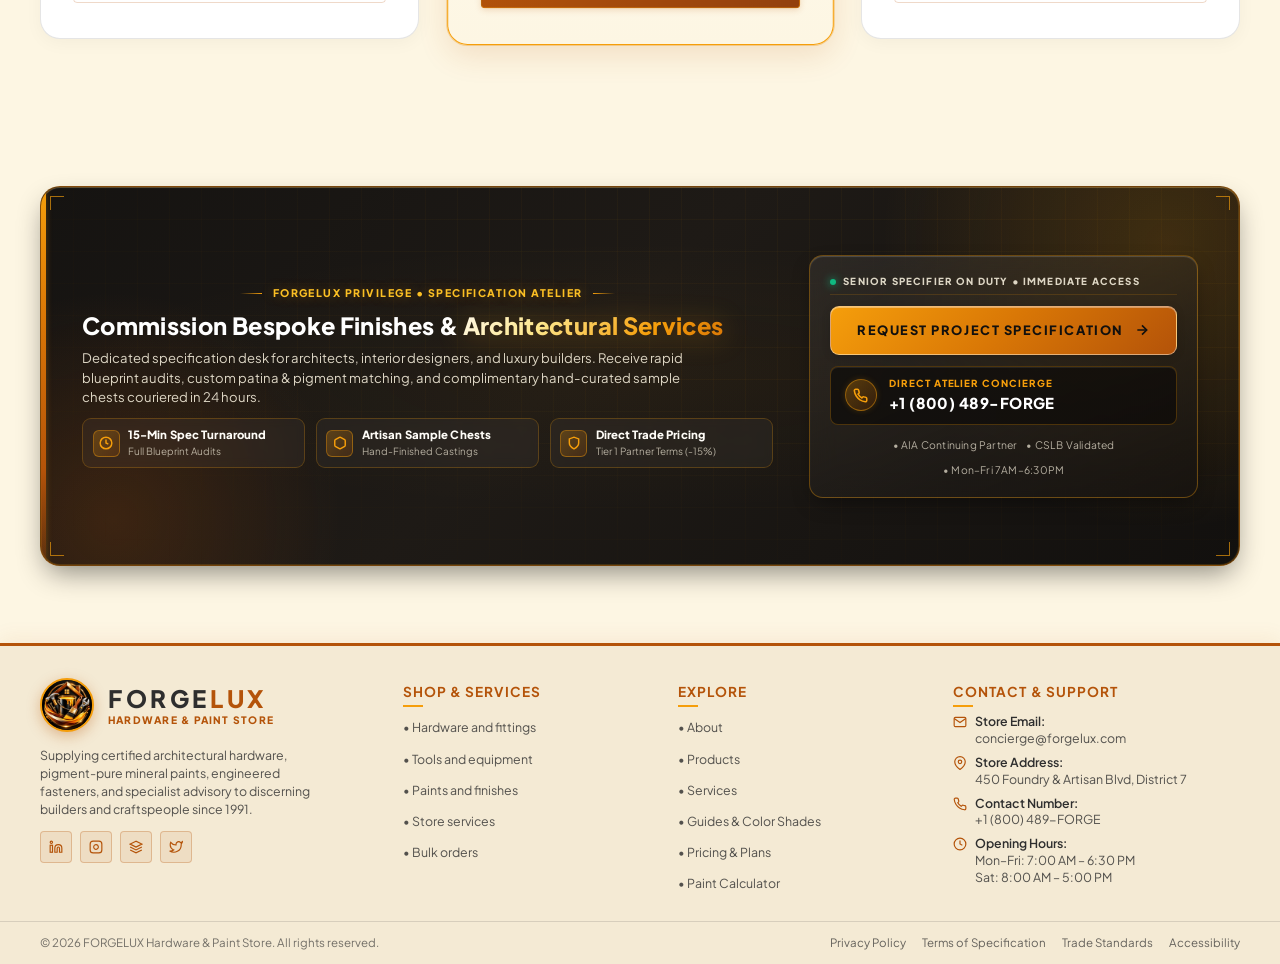
<file: Services.html>
<!DOCTYPE html>
<html lang="en" dir="ltr" data-theme="light">
<head>
  <meta charset="UTF-8">
  <meta name="viewport" content="width=device-width, initial-scale=1.0">
  <title>Our Services — FORGELUX Hardware &amp; Paint Store | Expert Advisory &amp; Trade Support</title>
  <meta name="description" content="Explore FORGELUX's comprehensive services — paint consultation, custom colour mixing, hardware selection support, electrical &amp; plumbing supplies, bulk contractor supply, and home delivery assistance.">
  <!-- Favicon -->
  <link rel="icon" type="image/png" sizes="32x32" href="assets/images/favicon-32x32.png">
  <link rel="icon" type="image/png" sizes="16x16" href="assets/images/favicon-16x16.png">
  <link rel="shortcut icon" href="assets/images/favicon.ico">
  <link rel="apple-touch-icon" sizes="180x180" href="assets/images/apple-touch-icon.png">
  <!-- Stylesheets -->
  <link rel="stylesheet" href="index.css">
  <link rel="stylesheet" href="Services.css">
</head>
<body>

  <!-- ========================================================================== 
       Site Header (identical to Home 1)
       ========================================================================== -->
  <header class="site-header" id="siteHeader">
    <div class="container header-inner">
      <!-- Left: Logo & Brand -->
      <a href="index.html" class="brand-link" aria-label="FORGELUX Home">
        <div class="logo-icon-wrap">
          <img src="assets/images/brand_logo.jpg" alt="FORGELUX Hardware &amp; Paint Store Logo" class="brand-logo-img">
        </div>
        <div class="brand-meta">
          <div class="brand-title">FORGE<span>LUX</span></div>
          <div class="brand-tagline">HARDWARE &amp; PAINT STORE</div>
        </div>
      </a>

      <!-- Middle: Navigation -->
      <nav class="main-nav" aria-label="Main Navigation">
        <ul class="nav-list">
          <!-- Home (Dropdown) -->
          <li class="nav-item">
            <button type="button" class="nav-link dropdown-toggle" id="homeDropdownToggle" aria-haspopup="true" aria-expanded="false" aria-controls="homeDropdownMenu">
              Home
              <svg class="dropdown-icon" viewBox="0 0 24 24" fill="none" stroke="currentColor" stroke-width="2.5" stroke-linecap="round" stroke-linejoin="round">
                <polyline points="6 9 12 15 18 9"></polyline>
              </svg>
            </button>
            <div class="dropdown-menu" id="homeDropdownMenu" role="menu" aria-labelledby="homeDropdownToggle">
              <a href="index.html" class="dropdown-item" role="menuitem">
                <div>
                  <strong>Home 1</strong>
                  <span class="dropdown-item-desc">Flagship Showroom &amp; Retail</span>
                </div>
                <span class="dropdown-tag">Retail</span>
              </a>
              <a href="Home 2.html" class="dropdown-item" role="menuitem">
                <div>
                  <strong>Home 2</strong>
                  <span class="dropdown-item-desc">Pro Atelier &amp; Contractor Depot</span>
                </div>
                <span class="dropdown-tag">Depot</span>
              </a>
            </div>
          </li>
          <!-- About -->
          <li class="nav-item">
            <a href="About.html" class="nav-link">About</a>
          </li>
          <!-- Products -->
          <li class="nav-item">
            <a href="products.html" class="nav-link">Products</a>
          </li>
          <!-- Services (Active) -->
          <li class="nav-item">
            <a href="Services.html" class="nav-link active" aria-current="page">Services</a>
          </li>
          <!-- Guide -->
          <li class="nav-item">
            <a href="guide.html" class="nav-link">Guide</a>
          </li>
          <!-- Pricing -->
          <li class="nav-item">
            <a href="pricing.html" class="nav-link">Pricing</a>
          </li>
          <!-- Contact -->
          <li class="nav-item">
            <a href="contact.html" class="nav-link">Contact</a>
          </li>
        </ul>
      </nav>

      <!-- Right: Controls & CTA -->
      <div class="header-controls">
        <button type="button" class="control-btn" id="themeToggle" aria-label="Switch between light and dark mode" title="Toggle Light / Dark Mode">
          <svg viewBox="0 0 24 24" fill="none" stroke="currentColor" stroke-width="2" stroke-linecap="round" stroke-linejoin="round">
            <path d="M21 12.79A9 9 0 1 1 11.21 3 7 7 0 0 0 21 12.79z"></path>
          </svg>
        </button>

        <button type="button" class="control-btn" id="rtlToggle" aria-label="Switch between LTR and RTL layout" title="Toggle LTR / RTL Direction">
          <span class="rtl-indicator">RTL</span>
        </button>

        <button type="button" class="btn-cta open-quote-modal" id="headerCtaBtn">
          <svg width="16" height="16" viewBox="0 0 24 24" fill="none" stroke="currentColor" stroke-width="2" stroke-linecap="round" stroke-linejoin="round">
            <path d="M14 2H6a2 2 0 0 0-2 2v16a2 2 0 0 0 2 2h12a2 2 0 0 0 2-2V8z"></path>
            <polyline points="14 2 14 8 20 8"></polyline>
            <line x1="16" y1="13" x2="8" y2="13"></line>
            <line x1="16" y1="17" x2="8" y2="17"></line>
            <polyline points="10 9 9 9 8 9"></polyline>
          </svg>
          <span>Get a Quote</span>
        </button>

        <button type="button" class="mobile-nav-toggle" id="mobileNavToggle" aria-label="Toggle Navigation Menu" aria-expanded="false" aria-controls="mobileDrawer">
          <span></span>
          <span></span>
          <span></span>
        </button>
      </div>
    </div>
  </header>

  <!-- Mobile Drawer -->
  <div class="mobile-backdrop" id="mobileBackdrop"></div>
  <aside class="mobile-drawer" id="mobileDrawer" role="dialog" aria-modal="true" aria-label="Mobile Navigation">
    <div class="mobile-drawer-header">
      <a href="index.html" class="brand-link" aria-label="FORGELUX Home">
        <div class="logo-icon-wrap">
          <img src="assets/images/brand_logo.jpg" alt="FORGELUX Hardware &amp; Paint Store Logo" class="brand-logo-img">
        </div>
        <div class="brand-meta">
          <div class="brand-title">FORGE<span>LUX</span></div>
          <div class="brand-tagline">HARDWARE &amp; PAINT STORE</div>
        </div>
      </a>
      <button type="button" class="mobile-drawer-close" id="mobileDrawerClose" aria-label="Close menu">
        <svg width="20" height="20" viewBox="0 0 24 24" fill="none" stroke="currentColor" stroke-width="2" stroke-linecap="round" stroke-linejoin="round">
          <line x1="18" y1="6" x2="6" y2="18"></line>
          <line x1="6" y1="6" x2="18" y2="18"></line>
        </svg>
      </button>
    </div>

    <nav class="mobile-drawer-nav">
      <div>
        <div class="mobile-nav-link">Home Versions</div>
        <div class="mobile-submenu">
          <a href="index.html" class="mobile-sub-link">
            Home 1 (Flagship Showroom) <span>Retail</span>
          </a>
          <a href="Home 2.html" class="mobile-sub-link">
            Home 2 (Pro Atelier &amp; Depot) <span>Depot</span>
          </a>
        </div>
      </div>
      <a href="About.html" class="mobile-nav-link">About</a>
      <a href="products.html" class="mobile-nav-link">Products</a>
      <a href="Services.html" class="mobile-nav-link active">Services</a>
      <a href="guide.html" class="mobile-nav-link">Guide</a>
      <a href="pricing.html" class="mobile-nav-link">Pricing</a>
      <a href="contact.html" class="mobile-nav-link">Contact Us</a>
    </nav>

    <div class="mobile-drawer-footer">
      <button type="button" class="btn-cta open-quote-modal" style="width: 100%;">
        Get a Quote
      </button>
    </div>
  </aside>

  <!-- ========================================================================== 
       Main Content
       ========================================================================== -->
  <main id="main-content">

    <!-- ========================================================================== 
         Hero Section
         ========================================================================== -->
    <section class="sv-hero" id="sv-hero" aria-label="Services Hero">
      <!-- Ambient Glow for Theme Moods -->
      <div class="sv-hero-ambient-glow" aria-hidden="true"></div>

      <div class="container sv-hero-grid">
        <!-- Left: Content -->
        <div class="sv-hero-content">
          <span class="hero-subtitle">Architectural Specification &bull; Trade Atelier Services</span>
          <h1 class="sv-hero-title">
            Expert Support for Every
            <span class="highlight">Project &amp; Trade Need</span>
          </h1>
          <p class="sv-hero-desc">
            From personalized paint consultation to bulk contractor supply, FORGELUX provides the specialist knowledge and quality products that homeowners, designers, and tradespeople rely on — project after project.
          </p>
          <div class="sv-hero-actions">
            <a href="#services-grid" class="btn-cta" id="heroExploreBtn">
              <span>Explore Our Services</span>
              <svg width="18" height="18" viewBox="0 0 24 24" fill="none" stroke="currentColor" stroke-width="2.5" stroke-linecap="round" stroke-linejoin="round">
                <line x1="5" y1="12" x2="19" y2="12"></line>
                <polyline points="12 5 19 12 12 19"></polyline>
              </svg>
            </a>
            <a href="contact.html" class="btn-outline" id="heroContactBtn">
              Contact Us
            </a>
          </div>
          <div class="sv-hero-trust">
            <div class="trust-item">
              <svg width="14" height="14" viewBox="0 0 24 24" fill="none" stroke="currentColor" stroke-width="2.5" stroke-linecap="round" stroke-linejoin="round"><polyline points="20 6 9 17 4 12"></polyline></svg>
              <span>Expert in-store advisors</span>
            </div>
            <div class="trust-item">
              <svg width="14" height="14" viewBox="0 0 24 24" fill="none" stroke="currentColor" stroke-width="2.5" stroke-linecap="round" stroke-linejoin="round"><polyline points="20 6 9 17 4 12"></polyline></svg>
              <span>Tailored product guidance</span>
            </div>
            <div class="trust-item">
              <svg width="14" height="14" viewBox="0 0 24 24" fill="none" stroke="currentColor" stroke-width="2.5" stroke-linecap="round" stroke-linejoin="round"><polyline points="20 6 9 17 4 12"></polyline></svg>
              <span>Trade &amp; homeowner ready</span>
            </div>
          </div>
        </div>

        <!-- Right: Visual -->
        <div class="sv-hero-visual">
          <div class="sv-hero-frame">
            <div class="hero-top-badge">
              <svg width="13" height="13" viewBox="0 0 24 24" fill="#F59E0B" stroke="#F59E0B" stroke-width="1"><polygon points="12 2 15.09 8.26 22 9.27 17 14.14 18.18 21.02 12 17.77 5.82 21.02 7 14.14 2 9.27 8.91 8.26 12 2"></polygon></svg>
              <span>FORGELUX SPECIALIST SERVICES</span>
            </div>
            <img src="assets/images/services_hero.jpg" alt="FORGELUX services — premium hardware and paint store interior with full product range" class="sv-hero-img" loading="eager" width="800" height="520">
            <div class="sv-hero-glass">
              <div>
                <div class="hero-glass-title">6 Specialist Service Areas</div>
                <div class="hero-glass-desc">Paint &bull; Hardware &bull; Electrical &bull; Plumbing &bull; Bulk &bull; Delivery</div>
              </div>
              <a href="#services-grid" class="btn-cta" style="padding: 0.45rem 0.95rem; font-size: 0.775rem; text-decoration: none;">
                View All
              </a>
            </div>
          </div>
        </div>
      </div>
    </section>

    <!-- ========================================================================== 
         Services Introduction
         ========================================================================== -->
    <section class="section section-alt" id="sv-intro">
      <div class="container">
        <div class="section-header">
          <span class="section-subtitle">What We Offer</span>
          <h2 class="section-title">Comprehensive Trade &amp; Retail Services</h2>
          <p class="section-desc">
            At FORGELUX, our services extend well beyond the products on our shelves. Our trained advisors are available to guide homeowners, contractors, designers, and builders through product selection, colour decisions, compatibility questions, and project logistics. Whether you're refreshing a single room or managing a full commercial build, we have the knowledge and stock to support you.
          </p>
        </div>

        <!-- Intro Stats Row -->
        <div class="sv-intro-pillars">
          <div class="sv-intro-pillar">
            <div class="sv-pillar-icon">
              <svg width="22" height="22" viewBox="0 0 24 24" fill="none" stroke="currentColor" stroke-width="2" stroke-linecap="round" stroke-linejoin="round"><circle cx="12" cy="12" r="10"></circle><path d="M12 2a14.5 14.5 0 0 0 0 20 14.5 14.5 0 0 0 0-20"></path><path d="M2 12h20"></path></svg>
            </div>
            <div>
              <div class="sv-pillar-num">6</div>
              <div class="sv-pillar-label">Specialist Services</div>
            </div>
          </div>
          <div class="sv-intro-pillar">
            <div class="sv-pillar-icon">
              <svg width="22" height="22" viewBox="0 0 24 24" fill="none" stroke="currentColor" stroke-width="2" stroke-linecap="round" stroke-linejoin="round"><circle cx="12" cy="8" r="6"></circle><path d="M15.477 12.89 17 22l-5-3-5 3 1.523-9.11"></path></svg>
            </div>
            <div>
              <div class="sv-pillar-num">35+</div>
              <div class="sv-pillar-label">Years of Advisory</div>
            </div>
          </div>
          <div class="sv-intro-pillar">
            <div class="sv-pillar-icon">
              <svg width="22" height="22" viewBox="0 0 24 24" fill="none" stroke="currentColor" stroke-width="2" stroke-linecap="round" stroke-linejoin="round"><path d="M17 21v-2a4 4 0 0 0-4-4H5a4 4 0 0 0-4 4v2"></path><circle cx="9" cy="7" r="4"></circle><path d="M23 21v-2a4 4 0 0 0-3-3.87"></path><path d="M16 3.13a4 4 0 0 1 0 7.75"></path></svg>
            </div>
            <div>
              <div class="sv-pillar-num">Retail &amp; Trade</div>
              <div class="sv-pillar-label">Customers Served</div>
            </div>
          </div>
          <div class="sv-intro-pillar">
            <div class="sv-pillar-icon">
              <svg width="22" height="22" viewBox="0 0 24 24" fill="none" stroke="currentColor" stroke-width="2" stroke-linecap="round" stroke-linejoin="round"><path d="M12 22s8-4 8-10V5l-8-3-8 3v7c0 6 8 10 8 10z"></path></svg>
            </div>
            <div>
              <div class="sv-pillar-num">Est. 1991</div>
              <div class="sv-pillar-label">Trusted Since</div>
            </div>
          </div>
        </div>
      </div>
    </section>

    <!-- ========================================================================== 
         Six Service Cards Grid
         ========================================================================== -->
    <section class="section" id="services-grid" aria-label="Our Six Services">
      <div class="container">
        <div class="section-header">
          <span class="section-subtitle">Comprehensive Architectural Services</span>
          <h2 class="section-title">Six Ways We Support Your Project</h2>
          <p class="section-desc">
            Each service is backed by trained specialists and a comprehensive in-store inventory. Select any service below to learn more.
          </p>
        </div>

        <div class="sv-cards-grid">

          <!-- Card 1: Paint Consultation -->
          <article class="sv-card" id="card-paint-consultation">
            <div class="sv-card-media">
              <span class="sv-card-spec">SERV 01 &bull; PAINT</span>
              <img src="assets/images/service_paint_consultation.jpg" alt="Paint colour consultation with expert colour advisor" class="sv-card-img" loading="lazy">
            </div>
            <div class="sv-card-body">
              <div class="sv-card-icon-row">
                <div class="pillar-icon-box">
                  <svg width="18" height="18" viewBox="0 0 24 24" fill="none" stroke="currentColor" stroke-width="2" stroke-linecap="round" stroke-linejoin="round"><circle cx="12" cy="12" r="10"></circle><path d="M12 2a14.5 14.5 0 0 0 0 20 14.5 14.5 0 0 0 0-20"></path><path d="M2 12h20"></path></svg>
                </div>
                <span class="sv-card-tag">Paint Advisory</span>
              </div>
              <h3 class="sv-card-title">Paint Consultation &amp; Colour Selection</h3>
              <p class="sv-card-desc">Get expert guidance on choosing the right paint colours and finishes for your interior or exterior project — from wall sheens to specialist coatings.</p>
              <ul class="sv-card-features">
                <li>Interior &amp; exterior paint options explained</li>
                <li>Surface and room-type guidance</li>
                <li>Colour swatch &amp; sample selection</li>
              </ul>
            </div>
            <div class="sv-card-footer">
              <a href="Services Details.html?service=paint-consultation" class="sv-card-link" id="link-paint-consultation">
                View Service Details
                <svg width="14" height="14" viewBox="0 0 24 24" fill="none" stroke="currentColor" stroke-width="2.5" stroke-linecap="round" stroke-linejoin="round"><path d="M5 12h14"></path><path d="m12 5 7 7-7 7"></path></svg>
              </a>
            </div>
          </article>

          <!-- Card 2: Paint Mixing -->
          <article class="sv-card" id="card-paint-mixing">
            <div class="sv-card-media">
              <span class="sv-card-spec">SERV 02 &bull; MIXING</span>
              <img src="assets/images/service_paint_mixing.jpg" alt="Custom paint mixing and colour matching station" class="sv-card-img" loading="lazy">
            </div>
            <div class="sv-card-body">
              <div class="sv-card-icon-row">
                <div class="pillar-icon-box">
                  <svg width="18" height="18" viewBox="0 0 24 24" fill="none" stroke="currentColor" stroke-width="2" stroke-linecap="round" stroke-linejoin="round"><path d="M12 2.69l5.66 5.66a8 8 0 1 1-11.31 0z"></path></svg>
                </div>
                <span class="sv-card-tag">Custom Tinting</span>
              </div>
              <h3 class="sv-card-title">Custom Paint Mixing &amp; Matching</h3>
              <p class="sv-card-desc">Match existing colours or create custom blends using our in-store computerised tinting equipment. Consistent, repeatable results every time.</p>
              <ul class="sv-card-features">
                <li>Computerised colour matching</li>
                <li>Any finish — flat, satin, semi-gloss</li>
                <li>Custom colour enquiries welcome</li>
              </ul>
            </div>
            <div class="sv-card-footer">
              <a href="Services Details.html?service=paint-mixing" class="sv-card-link" id="link-paint-mixing">
                View Service Details
                <svg width="14" height="14" viewBox="0 0 24 24" fill="none" stroke="currentColor" stroke-width="2.5" stroke-linecap="round" stroke-linejoin="round"><path d="M5 12h14"></path><path d="m12 5 7 7-7 7"></path></svg>
              </a>
            </div>
          </article>

          <!-- Card 3: Hardware Selection -->
          <article class="sv-card" id="card-hardware-installation">
            <div class="sv-card-media">
              <span class="sv-card-spec">SERV 03 &bull; HARDWARE</span>
              <img src="assets/images/service_hardware_selection.jpg" alt="Premium architectural hardware selection display" class="sv-card-img" loading="lazy">
            </div>
            <div class="sv-card-body">
              <div class="sv-card-icon-row">
                <div class="pillar-icon-box">
                  <svg width="18" height="18" viewBox="0 0 24 24" fill="none" stroke="currentColor" stroke-width="2" stroke-linecap="round" stroke-linejoin="round"><rect x="3" y="11" width="18" height="11" rx="2" ry="2"></rect><path d="M7 11V7a5 5 0 0 1 10 0v4"></path></svg>
                </div>
                <span class="sv-card-tag">Hardware Advisory</span>
              </div>
              <h3 class="sv-card-title">Hardware Selection &amp; Installation Support</h3>
              <p class="sv-card-desc">Our hardware specialists help you choose the right fittings, handles, hinges, and accessories, along with installation guidance and product compatibility advice.</p>
              <ul class="sv-card-features">
                <li>Door handles, hinges &amp; cabinet hardware</li>
                <li>Product compatibility guidance</li>
                <li>Installation advice &amp; specification support</li>
              </ul>
            </div>
            <div class="sv-card-footer">
              <a href="Services Details.html?service=hardware-installation" class="sv-card-link" id="link-hardware-installation">
                View Service Details
                <svg width="14" height="14" viewBox="0 0 24 24" fill="none" stroke="currentColor" stroke-width="2.5" stroke-linecap="round" stroke-linejoin="round"><path d="M5 12h14"></path><path d="m12 5 7 7-7 7"></path></svg>
              </a>
            </div>
          </article>

          <!-- Card 4: Electrical & Plumbing -->
          <article class="sv-card" id="card-electrical-plumbing">
            <div class="sv-card-media">
              <span class="sv-card-spec">SERV 04 &bull; SUPPLIES</span>
              <img src="assets/images/service_electrical_plumbing.jpg" alt="Electrical and plumbing supplies aisle" class="sv-card-img" loading="lazy">
            </div>
            <div class="sv-card-body">
              <div class="sv-card-icon-row">
                <div class="pillar-icon-box">
                  <svg width="18" height="18" viewBox="0 0 24 24" fill="none" stroke="currentColor" stroke-width="2" stroke-linecap="round" stroke-linejoin="round"><path d="M14.7 6.3a1 1 0 0 0 0 1.4l1.6 1.6a1 1 0 0 0 1.4 0l3.77-3.77a6 6 0 0 1-7.94 7.94l-6.91 6.91a2.12 2.12 0 0 1-3-3l6.91-6.91a6 6 0 0 1 7.94-7.94l-3.76 3.76z"></path></svg>
                </div>
                <span class="sv-card-tag">Supplies</span>
              </div>
              <h3 class="sv-card-title">Electrical &amp; Plumbing Supplies</h3>
              <p class="sv-card-desc">Browse our extensive range of electrical and plumbing products. Our team assists with product identification, compatibility checks, and material selection for your project.</p>
              <ul class="sv-card-features">
                <li>Electrical fittings &amp; wiring accessories</li>
                <li>Plumbing fixtures &amp; pipe fittings</li>
                <li>Product identification &amp; compatibility help</li>
              </ul>
            </div>
            <div class="sv-card-footer">
              <a href="Services Details.html?service=electrical-plumbing" class="sv-card-link" id="link-electrical-plumbing">
                View Service Details
                <svg width="14" height="14" viewBox="0 0 24 24" fill="none" stroke="currentColor" stroke-width="2.5" stroke-linecap="round" stroke-linejoin="round"><path d="M5 12h14"></path><path d="m12 5 7 7-7 7"></path></svg>
              </a>
            </div>
          </article>

          <!-- Card 5: Bulk & Contractor -->
          <article class="sv-card sv-card-featured" id="card-bulk-contractor-supply">
            <div class="sv-card-media">
              <span class="sv-card-spec">SERV 05 &bull; TRADE</span>
              <img src="assets/images/service_bulk_contractor.jpg" alt="Bulk contractor supply warehouse and stock" class="sv-card-img" loading="lazy">
            </div>
            <div class="sv-card-body">
              <div class="sv-card-icon-row">
                <div class="pillar-icon-box">
                  <svg width="18" height="18" viewBox="0 0 24 24" fill="none" stroke="currentColor" stroke-width="2" stroke-linecap="round" stroke-linejoin="round"><rect x="1" y="3" width="15" height="13"></rect><polygon points="16 8 20 8 23 11 23 16 16 16 16 8"></polygon><circle cx="5.5" cy="18.5" r="2.5"></circle><circle cx="18.5" cy="18.5" r="2.5"></circle></svg>
                </div>
                <span class="sv-card-tag sv-card-tag-featured">Contractor Ready</span>
              </div>
              <h3 class="sv-card-title">Bulk &amp; Contractor Supply</h3>
              <p class="sv-card-desc">Serving trade professionals and contractors with bulk product availability, project-quantity sourcing, and priority counter service for commercial and residential builds.</p>
              <ul class="sv-card-features">
                <li>Bulk quantity enquiries welcome</li>
                <li>Project-specific sourcing support</li>
                <li>Trade counter &amp; account enquiries</li>
              </ul>
            </div>
            <div class="sv-card-footer">
              <a href="Services Details.html?service=bulk-contractor-supply" class="sv-card-link" id="link-bulk-contractor-supply">
                View Service Details
                <svg width="14" height="14" viewBox="0 0 24 24" fill="none" stroke="currentColor" stroke-width="2.5" stroke-linecap="round" stroke-linejoin="round"><path d="M5 12h14"></path><path d="m12 5 7 7-7 7"></path></svg>
              </a>
            </div>
          </article>

          <!-- Card 6: Delivery -->
          <article class="sv-card" id="card-delivery">
            <div class="sv-card-media">
              <span class="sv-card-spec">SERV 06 &bull; DELIVERY</span>
              <img src="assets/images/service_delivery.jpg" alt="Home delivery and order assistance" class="sv-card-img" loading="lazy">
            </div>
            <div class="sv-card-body">
              <div class="sv-card-icon-row">
                <div class="pillar-icon-box">
                  <svg width="18" height="18" viewBox="0 0 24 24" fill="none" stroke="currentColor" stroke-width="2" stroke-linecap="round" stroke-linejoin="round"><path d="M3 9l9-7 9 7v11a2 2 0 0 1-2 2H5a2 2 0 0 1-2-2z"></path><polyline points="9 22 9 12 15 12 15 22"></polyline></svg>
                </div>
                <span class="sv-card-tag">Delivery</span>
              </div>
              <h3 class="sv-card-title">Home Delivery &amp; Order Assistance</h3>
              <p class="sv-card-desc">Ask about our delivery options and order support service. Our team can help you organise and dispatch your orders conveniently to your location.</p>
              <ul class="sv-card-features">
                <li>Delivery enquiries &amp; coordination</li>
                <li>Order preparation assistance</li>
                <li>Contact us for availability details</li>
              </ul>
            </div>
            <div class="sv-card-footer">
              <a href="Services Details.html?service=delivery" class="sv-card-link" id="link-delivery">
                View Service Details
                <svg width="14" height="14" viewBox="0 0 24 24" fill="none" stroke="currentColor" stroke-width="2.5" stroke-linecap="round" stroke-linejoin="round"><path d="M5 12h14"></path><path d="m12 5 7 7-7 7"></path></svg>
              </a>
            </div>
          </article>

        </div>
      </div>
    </section>

    <!-- ========================================================================== 
         Section 3: Technical Capabilities & Diagnostic Facility (NEW)
         ========================================================================== -->
    <section class="section section-alt sv-lab-section" id="capabilities" aria-label="Technical Capabilities &amp; Diagnostic Laboratory">
      <div class="container">
        <div class="section-header">
          <span class="section-subtitle">LABORATORY-GRADE PRECISION</span>
          <h2 class="section-title">Diagnostic Equipment &amp; Technical Capabilities</h2>
          <p class="section-desc">
            Behind every bespoke paint formulation, structural fastener audit, and key duplication is our in-house suite of industrial diagnostic instruments. Engineered for zero-tolerance reliability.
          </p>
        </div>

        <div class="sv-lab-grid">
          <!-- Lab Card 1 -->
          <div class="sv-lab-card">
            <div class="sv-lab-badge">OPTICAL ANALYSIS</div>
            <div class="sv-lab-icon-box">
              <svg width="26" height="26" viewBox="0 0 24 24" fill="none" stroke="currentColor" stroke-width="2" stroke-linecap="round" stroke-linejoin="round">
                <circle cx="12" cy="12" r="10"></circle>
                <circle cx="12" cy="12" r="4"></circle>
                <line x1="4.93" y1="4.93" x2="9.17" y2="9.17"></line>
                <line x1="14.83" y1="14.83" x2="19.07" y2="19.07"></line>
                <line x1="14.83" y1="9.17" x2="19.07" y2="4.93"></line>
                <line x1="4.93" y1="19.07" x2="9.17" y2="14.83"></line>
              </svg>
            </div>
            <h3 class="sv-lab-title">6-Axis Spectrophotometer Optical Scanner</h3>
            <p class="sv-lab-desc">
              Multi-angle colorimeter measuring spectral reflectance across 31 wavelength bands. Generates identical tint formulas from antique plaster, textile samples, or weathered exterior panels.
            </p>
            <div class="sv-lab-metric">
              <span class="metric-value">&Delta;E &lt; 0.20</span>
              <span class="metric-label">Micro-Tension Tolerance</span>
            </div>
          </div>

          <!-- Lab Card 2 -->
          <div class="sv-lab-card">
            <div class="sv-lab-badge">STRUCTURAL VALIDATION</div>
            <div class="sv-lab-icon-box">
              <svg width="26" height="26" viewBox="0 0 24 24" fill="none" stroke="currentColor" stroke-width="2" stroke-linecap="round" stroke-linejoin="round">
                <path d="M12 22s8-4 8-10V5l-8-3-8 3v7c0 6 8 10 8 10z"></path>
                <polyline points="9 12 11 14 15 10"></polyline>
              </svg>
            </div>
            <h3 class="sv-lab-title">Hydraulic Load &amp; Shear Testing Rig</h3>
            <p class="sv-lab-desc">
              Physical calibration testing bench for concealed joist brackets, heavy architectural pivot hinges, and masonry anchor assemblies. Tested against seismic and high-wind specifications.
            </p>
            <div class="sv-lab-metric">
              <span class="metric-value">ANSI Grade 1</span>
              <span class="metric-label">Certified Safe Working Load</span>
            </div>
          </div>

          <!-- Lab Card 3 -->
          <div class="sv-lab-card">
            <div class="sv-lab-badge">DIGITAL MILLING</div>
            <div class="sv-lab-icon-box">
              <svg width="26" height="26" viewBox="0 0 24 24" fill="none" stroke="currentColor" stroke-width="2" stroke-linecap="round" stroke-linejoin="round">
                <path d="M21 2l-2 2m-6 6l-3-3m0 0l-3 3m3-3l3 3m0 0L4 16v4h4l6-6"></path>
                <circle cx="17.5" cy="6.5" r="2.5"></circle>
              </svg>
            </div>
            <h3 class="sv-lab-title">Computerized Laser Key &amp; Cylinder Mill</h3>
            <p class="sv-lab-desc">
              Optical reader and diamond-tipped CNC key duplicator for restricted master keyways, high-security mortise cylinders, and precision residential hardware with sub-micron accuracy.
            </p>
            <div class="sv-lab-metric">
              <span class="metric-value">&plusmn; 0.015 mm</span>
              <span class="metric-label">Precision Duplicate Calibration</span>
            </div>
          </div>

          <!-- Lab Card 4 -->
          <div class="sv-lab-card">
            <div class="sv-lab-badge">HOMOGENEITY</div>
            <div class="sv-lab-icon-box">
              <svg width="26" height="26" viewBox="0 0 24 24" fill="none" stroke="currentColor" stroke-width="2" stroke-linecap="round" stroke-linejoin="round">
                <path d="M12 2v20M2 12h20"></path>
                <circle cx="12" cy="12" r="7"></circle>
              </svg>
            </div>
            <h3 class="sv-lab-title">Industrial High-Shear Pigment Disperser</h3>
            <p class="sv-lab-desc">
              High-velocity centrifugal vacuum blending equipment guaranteeing total pigment wetting and microscopic resin suspension for commercial batches up to 250 gallons.
            </p>
            <div class="sv-lab-metric">
              <span class="metric-value">100% Homogeneous</span>
              <span class="metric-label">Zero Pigment Agglomeration</span>
            </div>
          </div>
        </div>

        <!-- Facility Assurance Banner -->
        <div class="sv-lab-banner">
          <div class="sv-lab-banner-item">
            <span class="sv-banner-num">48,200+</span>
            <span class="sv-banner-text">Archived Formulation Codes</span>
          </div>
          <div class="sv-lab-banner-sep"></div>
          <div class="sv-lab-banner-item">
            <span class="sv-banner-num">&lt; 15 Min</span>
            <span class="sv-banner-text">In-Store Color Tinting Speed</span>
          </div>
          <div class="sv-lab-banner-sep"></div>
          <div class="sv-lab-banner-item">
            <span class="sv-banner-num">100%</span>
            <span class="sv-banner-text">Batch-to-Batch Repeatability</span>
          </div>
          <div class="sv-lab-banner-sep"></div>
          <div class="sv-lab-banner-item">
            <span class="sv-banner-num">ISO 9001</span>
            <span class="sv-banner-text">Certified Diagnostic Protocols</span>
          </div>
        </div>
      </div>
    </section>

    <!-- ========================================================================== 
         Section 4: Service Level Agreements & Trade Procurement Tiers (NEW)
         ========================================================================== -->
    <section class="section sv-tiers-section" id="trade-tiers" aria-label="Trade Procurement Tiers &amp; Service Level Agreements">
      <div class="container">
        <div class="section-header">
          <span class="section-subtitle">TRANSPARENT CLIENT COMMITMENTS</span>
          <h2 class="section-title">Service Level Agreements &amp; Account Tiers</h2>
          <p class="section-desc">
            We operate with clear, published service standards. Select the procurement tier aligned with your project scope and trade registration.
          </p>
        </div>

        <div class="sv-tiers-grid">
          <!-- Tier 1 -->
          <div class="sv-tier-card">
            <div class="sv-tier-header">
              <span class="sv-tier-badge">RETAIL &amp; RESIDENTIAL</span>
              <h3 class="sv-tier-title">Artisan &amp; Homeowner</h3>
              <p class="sv-tier-desc">Personalized in-store consultation for private interior restorations, homeowner repaints, and bespoke hardware selection.</p>
              <div class="sv-tier-turnaround">
                <span class="turnaround-label">Turnaround Commitment</span>
                <span class="turnaround-val">Same-Day In-Store Service</span>
              </div>
            </div>
            <ul class="sv-tier-list">
              <li>
                <svg width="16" height="16" viewBox="0 0 24 24" fill="none" stroke="currentColor" stroke-width="2.5"><polyline points="20 6 9 17 4 12"></polyline></svg>
                <span>Walk-in color matching &amp; trial swatches</span>
              </li>
              <li>
                <svg width="16" height="16" viewBox="0 0 24 24" fill="none" stroke="currentColor" stroke-width="2.5"><polyline points="20 6 9 17 4 12"></polyline></svg>
                <span>Complimentary 1-on-1 paint finish advisory</span>
              </li>
              <li>
                <svg width="16" height="16" viewBox="0 0 24 24" fill="none" stroke="currentColor" stroke-width="2.5"><polyline points="20 6 9 17 4 12"></polyline></svg>
                <span>Precision key duplicating while you browse</span>
              </li>
              <li>
                <svg width="16" height="16" viewBox="0 0 24 24" fill="none" stroke="currentColor" stroke-width="2.5"><polyline points="20 6 9 17 4 12"></polyline></svg>
                <span>Curbside loading assistance for heavy materials</span>
              </li>
            </ul>
            <div class="sv-tier-footer">
              <a href="contact.html" class="btn-outline sv-tier-btn">Visit Our Showroom</a>
            </div>
          </div>

          <!-- Tier 2: Featured -->
          <div class="sv-tier-card sv-tier-card-featured">
            <div class="sv-tier-ribbon">MOST POPULAR FOR ATELIERS</div>
            <div class="sv-tier-header">
              <span class="sv-tier-badge sv-tier-badge-gold">ATELIER &bull; ARCHITECTURAL SPEC</span>
              <h3 class="sv-tier-title">Designer &amp; Specifier Desk</h3>
              <p class="sv-tier-desc">Dedicated specification desk tailored for interior designers, architects, and bespoke millwork studios.</p>
              <div class="sv-tier-turnaround">
                <span class="turnaround-label">Turnaround Commitment</span>
                <span class="turnaround-val">15-Min Spec / 24-Hr Sample Dispatch</span>
              </div>
            </div>
            <ul class="sv-tier-list">
              <li>
                <svg width="16" height="16" viewBox="0 0 24 24" fill="none" stroke="currentColor" stroke-width="2.5"><polyline points="20 6 9 17 4 12"></polyline></svg>
                <span>Direct senior architectural hardware specifier</span>
              </li>
              <li>
                <svg width="16" height="16" viewBox="0 0 24 24" fill="none" stroke="currentColor" stroke-width="2.5"><polyline points="20 6 9 17 4 12"></polyline></svg>
                <span>Complimentary couriered finish sample chests</span>
              </li>
              <li>
                <svg width="16" height="16" viewBox="0 0 24 24" fill="none" stroke="currentColor" stroke-width="2.5"><polyline points="20 6 9 17 4 12"></polyline></svg>
                <span>Digital color archive with cloud formula recall</span>
              </li>
              <li>
                <svg width="16" height="16" viewBox="0 0 24 24" fill="none" stroke="currentColor" stroke-width="2.5"><polyline points="20 6 9 17 4 12"></polyline></svg>
                <span>Tier 1 trade discount terms &amp; 30-day billing</span>
              </li>
            </ul>
            <div class="sv-tier-footer">
              <a href="contact.html" class="btn-cta sv-tier-btn">Register Spec Account</a>
            </div>
          </div>

          <!-- Tier 3 -->
          <div class="sv-tier-card">
            <div class="sv-tier-header">
              <span class="sv-tier-badge">COMMERCIAL BUILDER</span>
              <h3 class="sv-tier-title">Contractor Guild &amp; Depot</h3>
              <p class="sv-tier-desc">Priority trade depot fulfillment for general contractors, commercial drywallers, and multi-unit developers.</p>
              <div class="sv-tier-turnaround">
                <span class="turnaround-label">Turnaround Commitment</span>
                <span class="turnaround-val">Scheduled Staged Job-Site Dispatch</span>
              </div>
            </div>
            <ul class="sv-tier-list">
              <li>
                <svg width="16" height="16" viewBox="0 0 24 24" fill="none" stroke="currentColor" stroke-width="2.5"><polyline points="20 6 9 17 4 12"></polyline></svg>
                <span>Dedicated trade logistics manager &amp; phone line</span>
              </li>
              <li>
                <svg width="16" height="16" viewBox="0 0 24 24" fill="none" stroke="currentColor" stroke-width="2.5"><polyline points="20 6 9 17 4 12"></polyline></svg>
                <span>Flatbed boom-truck &amp; forklift job-site dispatch</span>
              </li>
              <li>
                <svg width="16" height="16" viewBox="0 0 24 24" fill="none" stroke="currentColor" stroke-width="2.5"><polyline points="20 6 9 17 4 12"></polyline></svg>
                <span>Comprehensive blueprint hardware schedule takeoffs</span>
              </li>
              <li>
                <svg width="16" height="16" viewBox="0 0 24 24" fill="none" stroke="currentColor" stroke-width="2.5"><polyline points="20 6 9 17 4 12"></polyline></svg>
                <span>Tier 2 volume pricing: up to 25% off project bundles</span>
              </li>
            </ul>
            <div class="sv-tier-footer">
              <a href="contact.html" class="btn-outline sv-tier-btn">Open Contractor Account</a>
            </div>
          </div>
        </div>
      </div>
    </section>

    <!-- ========================================================================== 
         Section 5: Unified Luxury 380px CTA Card (Identical to Home 1)
         ========================================================================== -->
    <section class="premium-cta-section" id="vip-cta" aria-label="Request Architectural Specification">
      <div class="container">
        <div class="premium-cta-card">
          <!-- Gilded Corner Accents -->
          <span class="cta-corner cta-corner-tl" aria-hidden="true"></span>
          <span class="cta-corner cta-corner-tr" aria-hidden="true"></span>
          <span class="cta-corner cta-corner-bl" aria-hidden="true"></span>
          <span class="cta-corner cta-corner-br" aria-hidden="true"></span>

          <div class="premium-cta-grid">
            <!-- Left: Haute Editorial Presentation -->
            <div class="premium-cta-content">
              <div class="premium-cta-eyebrow">
                <span class="eyebrow-line"></span>
                <span class="eyebrow-text">FORGELUX PRIVILEGE &bull; SPECIFICATION ATELIER</span>
                <span class="eyebrow-line"></span>
              </div>

              <h2 class="premium-cta-title">
                Commission Bespoke Finishes &amp; <span class="highlight-gold">Architectural Services</span>
              </h2>

              <p class="premium-cta-desc">
                Dedicated specification desk for architects, interior designers, and luxury builders. Receive rapid blueprint audits, custom patina &amp; pigment matching, and complimentary hand-curated sample chests couriered in 24 hours.
              </p>

              <div class="premium-cta-pillars">
                <div class="cta-pillar-item">
                  <div class="pillar-icon-box">
                    <svg width="14" height="14" viewBox="0 0 24 24" fill="none" stroke="currentColor" stroke-width="2.5"><circle cx="12" cy="12" r="10"></circle><polyline points="12 6 12 12 16 14"></polyline></svg>
                  </div>
                  <div class="pillar-info">
                    <span class="pillar-title">15-Min Spec Turnaround</span>
                    <span class="pillar-sub">Full Blueprint Audits</span>
                  </div>
                </div>

                <div class="cta-pillar-item">
                  <div class="pillar-icon-box">
                    <svg width="14" height="14" viewBox="0 0 24 24" fill="none" stroke="currentColor" stroke-width="2.5"><path d="M21 16V8a2 2 0 0 0-1-1.73l-7-4a2 2 0 0 0-2 0l-7 4A2 2 0 0 0 3 8v8a2 2 0 0 0 1 1.73l7 4a2 2 0 0 0 2 0l7-4A2 2 0 0 0 21 16z"></path></svg>
                  </div>
                  <div class="pillar-info">
                    <span class="pillar-title">Artisan Sample Chests</span>
                    <span class="pillar-sub">Hand-Finished Castings</span>
                  </div>
                </div>

                <div class="cta-pillar-item">
                  <div class="pillar-icon-box">
                    <svg width="14" height="14" viewBox="0 0 24 24" fill="none" stroke="currentColor" stroke-width="2.5"><path d="M12 22s8-4 8-10V5l-8-3-8 3v7c0 6 8 10 8 10z"></path></svg>
                  </div>
                  <div class="pillar-info">
                    <span class="pillar-title">Direct Trade Pricing</span>
                    <span class="pillar-sub">Tier 1 Partner Terms (-15%)</span>
                  </div>
                </div>
              </div>
            </div>

            <!-- Right: The Private Client Portal -->
            <div class="premium-cta-portal">
              <div class="portal-header">
                <span class="portal-status-pulse"></span>
                <span class="portal-status-label">SENIOR SPECIFIER ON DUTY &bull; IMMEDIATE ACCESS</span>
              </div>

              <a href="contact.html" class="premium-cta-btn-primary" id="svCtaQuoteBtn">
                <span class="btn-text">REQUEST PROJECT SPECIFICATION</span>
                <span class="btn-icon">
                  <svg width="16" height="16" viewBox="0 0 24 24" fill="none" stroke="currentColor" stroke-width="2.5"><line x1="5" y1="12" x2="19" y2="12"></line><polyline points="12 5 19 12 12 19"></polyline></svg>
                </span>
              </a>

              <a href="tel:+18004893674" class="premium-cta-hotline-item" aria-label="Call Direct Atelier Hotline">
                <div class="hotline-badge-icon">
                  <svg width="15" height="15" viewBox="0 0 24 24" fill="none" stroke="currentColor" stroke-width="2.5"><path d="M22 16.92v3a2 2 0 0 1-2.18 2 19.79 19.79 0 0 1-8.63-3.07 19.5 19.5 0 0 1-6-6 19.79 19.79 0 0 1-3.07-8.67A2 2 0 0 1 4.11 2h3a2 2 0 0 1 2 1.72 12.84 12.84 0 0 0 .7 2.81 2 2 0 0 1-.45 2.11L8.09 9.91a16 16 0 0 0 6 6l1.27-1.27a2 2 0 0 1 2.11-.45 12.84 12.84 0 0 0 2.81.7A2 2 0 0 1 22 16.92z"></path></svg>
                </div>
                <div class="hotline-meta">
                  <span class="hotline-caption">DIRECT ATELIER CONCIERGE</span>
                  <span class="hotline-tel">+1 (800) 489-FORGE</span>
                </div>
              </a>

              <div class="portal-hallmarks">
                <span>&bull; AIA Continuing Partner</span>
                <span>&bull; CSLB Validated</span>
                <span>&bull; Mon&ndash;Fri 7AM&ndash;6:30PM</span>
              </div>
            </div>
          </div>
        </div>
      </div>
    </section>

  </main>

  <!-- ========================================================================== 
       Footer (identical to Home 1)
       ========================================================================== -->
  <footer class="site-footer" id="contact">
    <div class="container footer-grid">
      <div class="footer-brand">
        <a href="index.html" class="brand-link" aria-label="FORGELUX Home">
          <div class="logo-icon-wrap">
            <img src="assets/images/brand_logo.jpg" alt="FORGELUX Hardware &amp; Paint Store Logo" class="brand-logo-img">
          </div>
          <div class="brand-meta">
            <div class="brand-title">FORGE<span>LUX</span></div>
            <div class="brand-tagline">HARDWARE &amp; PAINT STORE</div>
          </div>
        </a>
        <p class="footer-brand-statement">
          Supplying certified architectural hardware, pigment-pure mineral paints, engineered fasteners, and specialist advisory to discerning builders and craftspeople since 1991.
        </p>
        <div class="footer-socials" aria-label="Social Media Links">
          <a href="#" class="social-link" aria-label="LinkedIn" title="LinkedIn">
            <svg viewBox="0 0 24 24" fill="none" stroke="currentColor" stroke-width="2"><path d="M16 8a6 6 0 0 1 6 6v7h-4v-7a2 2 0 0 0-2-2 2 2 0 0 0-2 2v7h-4v-7a6 6 0 0 1 6-6z"></path><rect x="2" y="9" width="4" height="12"></rect><circle cx="4" cy="4" r="2"></circle></svg>
          </a>
          <a href="#" class="social-link" aria-label="Instagram" title="Instagram">
            <svg viewBox="0 0 24 24" fill="none" stroke="currentColor" stroke-width="2"><rect x="2" y="2" width="20" height="20" rx="5" ry="5"></rect><path d="M16 11.37A4 4 0 1 1 12.63 8 4 4 0 0 1 16 11.37z"></path><line x1="17.5" y1="6.5" x2="17.51" y2="6.5"></line></svg>
          </a>
          <a href="#" class="social-link" aria-label="Houzz" title="Houzz">
            <svg viewBox="0 0 24 24" fill="none" stroke="currentColor" stroke-width="2"><polygon points="12 2 2 7 12 12 22 7 12 2"></polygon><polyline points="2 17 12 22 22 17"></polyline><polyline points="2 12 12 17 22 12"></polyline></svg>
          </a>
          <a href="#" class="social-link" aria-label="X / Twitter" title="X / Twitter">
            <svg viewBox="0 0 24 24" fill="none" stroke="currentColor" stroke-width="2"><path d="M23 3a10.9 10.9 0 0 1-3.14 1.53 4.48 4.48 0 0 0-7.86 3v1A10.66 10.66 0 0 1 3 4s-4 9 5 13a11.64 11.64 0 0 1-7 2c9 5 20 0 20-11.5a4.5 4.5 0 0 0-.08-.83A7.72 7.72 0 0 0 23 3z"></path></svg>
          </a>
        </div>
      </div>

      <div>
        <h4 class="footer-col-title">Shop &amp; Services</h4>
        <ul class="footer-links-list">
          <li><a href="products.html#fittings" class="footer-link">&bull; Hardware and fittings</a></li>
          <li><a href="products.html#tools" class="footer-link">&bull; Tools and equipment</a></li>
          <li><a href="products.html#paints" class="footer-link">&bull; Paints and finishes</a></li>
          <li><a href="Services.html" class="footer-link">&bull; Store services</a></li>
          <li><a href="Services Details.html?service=bulk-contractor-supply" class="footer-link">&bull; Bulk orders</a></li>
        </ul>
      </div>

      <div>
        <h4 class="footer-col-title">Explore</h4>
        <ul class="footer-links-list">
          <li><a href="About.html" class="footer-link">&bull; About</a></li>
          <li><a href="products.html" class="footer-link">&bull; Products</a></li>
          <li><a href="Services.html" class="footer-link">&bull; Services</a></li>
          <li><a href="guide.html" class="footer-link">&bull; Guides &amp; Color Shades</a></li>
          <li><a href="pricing.html" class="footer-link">&bull; Pricing &amp; Plans</a></li>
          <li><a href="index.html#calculator" class="footer-link">&bull; Paint Calculator</a></li>
        </ul>
      </div>

      <div>
        <h4 class="footer-col-title">Contact &amp; Support</h4>
        <div class="footer-contact-list">
          <div class="footer-contact-item">
            <svg class="footer-contact-icon" viewBox="0 0 24 24" fill="none" stroke="currentColor" stroke-width="2"><path d="M4 4h16c1.1 0 2 .9 2 2v12c0 1.1-.9 2-2 2H4c-1.1 0-2-.9-2-2V6c0-1.1.9-2 2-2z"></path><polyline points="22,6 12,13 2,6"></polyline></svg>
            <div>
              <strong>Store Email:</strong><br>
              concierge@forgelux.com
            </div>
          </div>
          <div class="footer-contact-item">
            <svg class="footer-contact-icon" viewBox="0 0 24 24" fill="none" stroke="currentColor" stroke-width="2"><path d="M21 10c0 7-9 13-9 13s-9-6-9-13a9 9 0 0 1 18 0z"></path><circle cx="12" cy="10" r="3"></circle></svg>
            <div>
              <strong>Store Address:</strong><br>
              450 Foundry &amp; Artisan Blvd, District 7
            </div>
          </div>
          <div class="footer-contact-item">
            <svg class="footer-contact-icon" viewBox="0 0 24 24" fill="none" stroke="currentColor" stroke-width="2"><path d="M22 16.92v3a2 2 0 0 1-2.18 2 19.79 19.79 0 0 1-8.63-3.07 19.5 19.5 0 0 1-6-6 19.79 19.79 0 0 1-3.07-8.67A2 2 0 0 1 4.11 2h3a2 2 0 0 1 2 1.72 12.84 12.84 0 0 0 .7 2.81 2 2 0 0 1-.45 2.11L8.09 9.91a16 16 0 0 0 6 6l1.27-1.27a2 2 0 0 1 2.11-.45 12.84 12.84 0 0 0 2.81.7A2 2 0 0 1 22 16.92z"></path></svg>
            <div>
              <strong>Contact Number:</strong><br>
              +1 (800) 489-FORGE
            </div>
          </div>
          <div class="footer-contact-item">
            <svg class="footer-contact-icon" viewBox="0 0 24 24" fill="none" stroke="currentColor" stroke-width="2"><circle cx="12" cy="12" r="10"></circle><polyline points="12 6 12 12 16 14"></polyline></svg>
            <div>
              <strong>Opening Hours:</strong><br>
              Mon&ndash;Fri: 7:00 AM &ndash; 6:30 PM<br>
              Sat: 8:00 AM &ndash; 5:00 PM
            </div>
          </div>
        </div>
      </div>
    </div>

    <div class="footer-bottom">
      <div class="container footer-bottom-inner">
        <div>
          &copy; 2026 FORGELUX Hardware &amp; Paint Store. All rights reserved.
        </div>
        <div class="footer-bottom-links">
          <a href="#">Privacy Policy</a>
          <a href="#">Terms of Specification</a>
          <a href="#">Trade Standards</a>
          <a href="#">Accessibility</a>
        </div>
      </div>
    </div>
  </footer>

  <!-- Modal -->
  <div class="modal-backdrop" id="quoteModalBackdrop" role="dialog" aria-modal="true" aria-labelledby="quoteModalTitle">
    <div class="modal-dialog">
      <div class="modal-header">
        <div>
          <h2 class="modal-title" id="quoteModalTitle">Request Project Specification Quote</h2>
          <p style="font-size: 0.8rem; color: var(--text-muted); margin-top: 2px;">
            Immediate trade estimation backed by Palette 4 architectural standards
          </p>
        </div>
        <button type="button" class="modal-close" id="quoteModalClose" aria-label="Close dialog">
          <svg width="20" height="20" viewBox="0 0 24 24" fill="none" stroke="currentColor" stroke-width="2"><line x1="18" y1="6" x2="6" y2="18"></line><line x1="6" y1="6" x2="18" y2="18"></line></svg>
        </button>
      </div>

      <form id="quoteForm">
        <div class="form-group-grid">
          <div class="form-group">
            <label for="quoteCategory" class="form-label">Material Category</label>
            <select id="quoteCategory" class="form-select">
              <option value="hardware">Architectural Hardware &amp; Mortise Sets</option>
              <option value="paint">Bespoke Mineral Paint &amp; Tinting</option>
              <option value="tools">Precision Artisan Tooling</option>
              <option value="bulk">Bulk Fasteners &amp; Structural Hardware</option>
            </select>
          </div>
          <div class="form-group">
            <label for="quoteQuantity" class="form-label">Quantity / Coverage (Sq Ft or Units)</label>
            <input type="number" id="quoteQuantity" class="form-input" value="150" min="10" step="10">
          </div>
        </div>

        <div class="form-group-grid">
          <div class="form-group">
            <label for="quoteGrade" class="form-label">Procurement Tier</label>
            <select id="quoteGrade" class="form-select">
              <option value="retail">Studio / Retail Standard</option>
              <option value="trade" selected>Licensed Trade Contractor (-15%)</option>
              <option value="architectural">Architectural Custom Specification (+35%)</option>
            </select>
          </div>
          <div class="form-group">
            <label for="quoteFinish" class="form-label">Preferred Finish</label>
            <select id="quoteFinish" class="form-select">
              <option value="copper-brown">Copper Brown Patina (#B45309)</option>
              <option value="copper-gold">Burnished Copper Gold (#F59E0B)</option>
              <option value="cream">Warm Cream Enamel (#FDF6E3)</option>
              <option value="charcoal">Smoked Charcoal Bronze (#2E2E2E)</option>
            </select>
          </div>
        </div>

        <div style="background: var(--bg-surface-accent); border: 1px solid var(--border-medium); border-radius: var(--radius-sm); padding: 1rem; margin-bottom: 1.25rem; display: flex; align-items: center; justify-content: space-between;">
          <div>
            <span style="font-size: 0.72rem; font-weight: 700; text-transform: uppercase; color: var(--c-primary); letter-spacing: 0.08em; display: block;">
              Estimated Trade Specification Total
            </span>
            <span style="font-size: 0.75rem; color: var(--text-muted);">
              Excludes freight discounts and specialized job-site crane delivery
            </span>
          </div>
          <div style="font-family: var(--font-heading); font-size: 1.6rem; font-weight: 800; color: var(--c-primary);" id="quoteEstimatedValue">
            $2,295
          </div>
        </div>

        <div class="form-group-grid">
          <div class="form-group">
            <label for="quoteClientName" class="form-label">Your Name *</label>
            <input type="text" id="quoteClientName" class="form-input" placeholder="e.g. Marcus Stone" required>
          </div>
          <div class="form-group">
            <label for="quoteClientEmail" class="form-label">Email Address *</label>
            <input type="email" id="quoteClientEmail" class="form-input" placeholder="e.g. mstone@forgearchitecture.com" required>
          </div>
        </div>

        <div class="form-group">
          <label for="quoteNotes" class="form-label">Job Site Location &amp; Requirements</label>
          <textarea id="quoteNotes" class="form-textarea" style="min-height: 80px;" placeholder="Include blueprint references, delivery date requirements, or custom door handings..."></textarea>
        </div>

        <button type="submit" class="btn-cta" style="width: 100%; margin-top: 1rem;">
          Confirm &amp; Transmit Quotation Request
        </button>
      </form>
    </div>
  </div>

  <script src="index.js"></script>
  <script src="services.js"></script>
</body>
</html>
</file>
<file: index.css>
/* ==========================================================================
   FORGELUX — HARDWARE • PAINTS • BUILDING MATERIALS
   Palette 4: Walnut Brown & Copper Gold
   Primary: #B45309 | Secondary: #F59E0B | Cream: #FDF6E3 | Dark: #2E2E2E
   ========================================================================== */

@import url('https://fonts.googleapis.com/css2?family=Plus+Jakarta+Sans:ital,wght@0,300;0,400;0,500;0,600;0,700;0,800;1,400;1,600&display=swap');

:root {
  /* Core Brand Colors (Palette 4 Strict) */
  --c-primary: #B45309;
  /* Copper Brown */
  --c-secondary: #F59E0B;
  /* Copper Gold */
  --c-cream: #FDF6E3;
  /* Warm Cream */
  --c-charcoal: #2E2E2E;
  /* Charcoal */

  /* Light Theme Mappings */
  --bg-body: #FDF6E3;
  --bg-surface: #FFFFFF;
  --bg-surface-elevated: #FFFDF8;
  --bg-surface-subtle: rgba(180, 83, 9, 0.04);
  --bg-surface-accent: rgba(245, 158, 11, 0.08);

  --text-main: #2E2E2E;
  --text-muted: rgba(46, 46, 46, 0.72);
  --text-faint: rgba(46, 46, 46, 0.48);
  --text-inverse: #FDF6E3;

  --border-subtle: rgba(46, 46, 46, 0.12);
  --border-medium: rgba(180, 83, 9, 0.22);
  --border-accent: rgba(245, 158, 11, 0.45);

  --shadow-sm: 0 1px 3px rgba(0, 0, 0, 0.04);
  --shadow-md: 0 4px 10px rgba(0, 0, 0, 0.05);
  --shadow-lg: 0 6px 16px rgba(0, 0, 0, 0.07);
  --shadow-primary: 0 3px 10px rgba(180, 83, 9, 0.15);

  --header-bg: rgba(253, 246, 227, 0.98);
  --header-border: rgba(46, 46, 46, 0.08);

  /* Typography — Unified Single Font Style Across Entire Site */
  --font-heading: 'Plus Jakarta Sans', -apple-system, BlinkMacSystemFont, 'Segoe UI', Roboto, sans-serif;
  --font-sans: 'Plus Jakarta Sans', -apple-system, BlinkMacSystemFont, 'Segoe UI', Roboto, sans-serif;
  --font-body: 'Plus Jakarta Sans', -apple-system, BlinkMacSystemFont, 'Segoe UI', Roboto, sans-serif;

  /* Layout tokens */
  --container-max: 1360px;
  --header-height: 80px;
  --announcement-height: 40px;
  --radius-sm: 4px;
  --radius-md: 8px;
  --radius-lg: 14px;
  --radius-full: 9999px;

  /* Transitions */
  --tr-fast: 0.18s ease;
  --tr-normal: 0.28s cubic-bezier(0.16, 1, 0.3, 1);
  --tr-slow: 0.45s cubic-bezier(0.16, 1, 0.3, 1);
}

/* ==========================================================================
   Dark Mode Overrides (Palette 4 Strict)
   ========================================================================== */
[data-theme="dark"] {
  /* Refined dark-mode primary color for high contrast & visibility on dark surfaces */
  --c-primary: #F59E0B; /* Luminous Copper Gold: passes WCAG AAA contrast (7.46:1 against #242220, 6.9:1 against #2A2724) */
  --c-primary-hover: #FBBF24;
  --c-secondary: #FBBF24; /* Refined luminous gold for dark mode (9.8:1 contrast) */
  --c-secondary-hover: #FDE68A;

  --bg-body: #242220; /* Refined warm charcoal body */
  --bg-surface: #2A2724;
  --bg-surface-elevated: #36322E;
  --bg-surface-subtle: rgba(253, 246, 227, 0.06);
  --bg-surface-accent: rgba(245, 158, 11, 0.14);

  --text-main: #FDF6E3;
  --text-muted: rgba(253, 246, 227, 0.88); /* High contrast readable muted text */
  --text-faint: rgba(253, 246, 227, 0.70); /* High contrast readable faint text */
  --text-inverse: #1C1917;

  --border-subtle: rgba(253, 246, 227, 0.18);
  --border-medium: rgba(245, 158, 11, 0.40);
  --border-accent: rgba(245, 158, 11, 0.70);

  --shadow-sm: 0 1px 3px rgba(0, 0, 0, 0.25);
  --shadow-md: 0 4px 12px rgba(0, 0, 0, 0.35);
  --shadow-lg: 0 8px 24px rgba(0, 0, 0, 0.45);
  --shadow-primary: 0 4px 14px rgba(245, 158, 11, 0.28);

  --header-bg: rgba(36, 34, 32, 0.98);
  --header-border: rgba(253, 246, 227, 0.14);
}

/* ==========================================================================
   CSS Reset & Base
   ========================================================================== */
*,
*::before,
*::after {
  box-sizing: border-box;
  margin: 0;
  padding: 0;
}

html {
  font-size: 16px;
  scroll-behavior: smooth;
  scroll-padding-top: calc(var(--header-height) + 16px);
  -webkit-font-smoothing: antialiased;
  -moz-osx-font-smoothing: grayscale;
  width: 100%;
  max-width: 100%;
  overflow-x: hidden;
  box-sizing: border-box;
}

body {
  font-family: var(--font-sans);
  background-color: var(--bg-body);
  color: var(--text-main);
  line-height: 1.6;
  transition: background-color var(--tr-normal), color var(--tr-normal);
  width: 100%;
  max-width: 100%;
  overflow-x: hidden;
  position: relative;
  overflow-wrap: break-word;
  padding-top: var(--header-height);
}

main {
  width: 100%;
  max-width: 100%;
  overflow-x: hidden;
  box-sizing: border-box;
}

section,
header,
footer,
article,
aside,
nav {
  width: 100%;
  max-width: 100%;
  box-sizing: border-box;
}

img,
svg,
video,
canvas,
iframe {
  display: block;
  max-width: 100%;
  height: auto;
}

a {
  color: inherit;
  text-decoration: none;
  transition: color var(--tr-fast);
}

button,
input,
select,
textarea {
  font-family: inherit;
  font-size: inherit;
  color: inherit;
}

button {
  background: none;
  border: none;
  cursor: pointer;
}

ul,
ol {
  list-style: none;
}

:focus-visible {
  outline: 2px solid var(--c-secondary);
  outline-offset: 3px;
}

.container {
  width: 100%;
  max-width: var(--container-max);
  margin-inline: auto;
  padding-inline: clamp(1rem, 3.5vw, 2.5rem);
}

/* ==========================================================================
   RTL Utility Rules
   ========================================================================== */
[dir="rtl"] {
  direction: rtl;
  text-align: right;
}

[dir="rtl"] .dropdown-menu {
  left: auto;
  right: 0;
}

[dir="rtl"] .chevron-icon {
  transform: rotate(180deg);
}

[dir="rtl"] .arrow-right {
  transform: rotate(180deg);
}

[dir="rtl"] .text-start {
  text-align: right;
}

[dir="rtl"] .text-end {
  text-align: left;
}

/* ==========================================================================
   Announcement Bar
   ========================================================================== */
.announcement-bar {
  background-color: var(--c-charcoal);
  color: var(--c-cream);
  font-size: 0.8125rem;
  letter-spacing: 0.04em;
  padding-block: 0.5rem;
  border-bottom: 1px solid rgba(245, 158, 11, 0.2);
  position: relative;
  z-index: 1001;
}

.announcement-inner {
  display: flex;
  align-items: center;
  justify-content: space-between;
  gap: 1rem;
}

.announcement-badge {
  display: inline-flex;
  align-items: center;
  gap: 0.35rem;
  background-color: rgba(245, 158, 11, 0.16);
  color: var(--c-secondary);
  font-size: 0.7rem;
  font-weight: 700;
  text-transform: uppercase;
  padding: 0.2rem 0.6rem;
  border-radius: var(--radius-sm);
  border: 1px solid rgba(245, 158, 11, 0.35);
  letter-spacing: 0.08em;
}

.announcement-text {
  flex: 1;
  text-align: center;
  font-weight: 400;
  color: rgba(253, 246, 227, 0.92);
}

.announcement-text strong {
  color: var(--c-secondary);
  font-weight: 600;
}

.announcement-actions {
  display: flex;
  align-items: center;
  gap: 1.25rem;
}

.announcement-link {
  color: var(--c-secondary);
  font-weight: 600;
  font-size: 0.775rem;
  display: inline-flex;
  align-items: center;
  gap: 0.35rem;
  letter-spacing: 0.02em;
  transition: opacity var(--tr-fast);
}

.announcement-link:hover {
  text-decoration: underline;
  opacity: 0.9;
}

.announcement-phone {
  display: inline-flex;
  align-items: center;
  gap: 0.4rem;
  color: rgba(253, 246, 227, 0.85);
  font-size: 0.775rem;
}

/* ==========================================================================
   Header & Navigation
   ========================================================================== */
.site-header {
  position: fixed;
  top: 0;
  left: 0;
  right: 0;
  width: 100%;
  z-index: 1000;
  background-color: var(--header-bg);
  backdrop-filter: blur(20px);
  -webkit-backdrop-filter: blur(20px);
  border-bottom: 1px solid var(--header-border);
  box-shadow: 0 2px 12px rgba(46, 46, 46, 0.05);
  transition: background-color var(--tr-normal), border-color var(--tr-normal), box-shadow var(--tr-normal);
}

.site-header.is-scrolled {
  box-shadow: 0 6px 22px rgba(46, 46, 46, 0.09);
}

.header-inner {
  display: grid;
  grid-template-columns: 1fr auto 1fr;
  align-items: center;
  height: var(--header-height);
  gap: clamp(0.75rem, 1.5vw, 1.5rem);
}

/* --- Brand & Logo Concept (Refined Alignment & Hierarchy) --- */
.brand-link {
  display: flex;
  align-items: center;
  gap: 0.875rem;
  flex-shrink: 0;
  text-decoration: none;
  justify-self: start;
}

.logo-icon-wrap {
  width: 58px;
  height: 58px;
  display: flex;
  align-items: center;
  justify-content: center;
  background-color: #0c0a09;
  border-radius: 50%;
  border: 2px solid var(--c-secondary);
  box-shadow: 0 4px 14px rgba(180, 83, 9, 0.35);
  position: relative;
  overflow: hidden;
  flex-shrink: 0;
  transition: transform var(--tr-normal), box-shadow var(--tr-normal), border-color var(--tr-normal);
}

.logo-icon-wrap::after {
  content: '';
  position: absolute;
  top: 0;
  left: -100%;
  width: 100%;
  height: 100%;
  background: linear-gradient(90deg, transparent, rgba(245, 158, 11, 0.35), transparent);
  transition: 0.5s ease;
  pointer-events: none;
}

.brand-link:hover .logo-icon-wrap {
  transform: translateY(-2px) scale(1.04);
  box-shadow: 0 3px 8px rgba(245, 158, 11, 0.2);
  border-color: #fbbf24;
}

.brand-link:hover .logo-icon-wrap::after {
  left: 100%;
}

.brand-logo-img {
  width: 100%;
  height: 100%;
  object-fit: cover;
  display: block;
  border-radius: 50%;
  image-rendering: -webkit-optimize-contrast;
  image-rendering: high-quality;
}

.logo-icon-svg {
  width: 28px;
  height: 28px;
  color: var(--c-cream);
}

.brand-meta {
  display: flex;
  flex-direction: column;
  justify-content: center;
  line-height: 1.15;
}

.brand-title {
  font-family: var(--font-heading);
  font-size: 1.5rem;
  font-weight: 800;
  letter-spacing: 0.15em;
  color: var(--text-main);
  text-transform: uppercase;
  margin-bottom: 2px;
  line-height: 1.15;
  transition: color var(--tr-normal);
}

.brand-title span {
  color: var(--c-primary);
  transition: color var(--tr-normal);
}

[data-theme="dark"] .brand-title {
  color: var(--c-cream);
}

[data-theme="dark"] .brand-title span {
  color: var(--c-secondary);
}

.brand-tagline {
  font-size: 0.64rem;
  font-weight: 800;
  letter-spacing: 0.12em;
  text-transform: uppercase;
  color: var(--c-primary);
  white-space: nowrap;
  transition: color var(--tr-normal);
}

[data-theme="dark"] .brand-tagline {
  color: var(--c-secondary);
}

/* --- Main Navigation (Preserved Order) --- */
.main-nav {
  display: flex;
  align-items: center;
  justify-content: center;
  justify-self: center;
}

.nav-list {
  display: flex;
  align-items: center;
  justify-content: center;
  gap: 0.25rem;
}

.nav-item {
  position: relative;
  display: flex;
  align-items: center;
  justify-content: center;
}

.nav-link {
  display: inline-flex;
  align-items: center;
  justify-content: center;
  gap: 0.35rem;
  font-size: 0.885rem;
  font-weight: 600;
  letter-spacing: 0.02em;
  color: var(--text-main);
  padding: 0.5rem clamp(0.45rem, 0.75vw, 0.75rem);
  border-radius: var(--radius-sm);
  white-space: nowrap;
  border-bottom: 2px solid transparent;
  transition: color var(--tr-fast), background-color var(--tr-fast), border-color var(--tr-fast);
}

.nav-link:hover,
.nav-link:focus-visible {
  color: var(--c-primary);
  background-color: var(--bg-surface-subtle);
}

.nav-link.active {
  color: var(--c-primary);
  font-weight: 700;
  background-color: rgba(180, 83, 9, 0.08);
  border-bottom-color: var(--c-primary);
  border-bottom-left-radius: 0;
  border-bottom-right-radius: 0;
}

/* Dropdown */
.dropdown-toggle {
  cursor: pointer;
}

.dropdown-icon {
  width: 14px;
  height: 14px;
  transition: transform var(--tr-fast);
  color: var(--c-secondary);
}

.dropdown-toggle[aria-expanded="true"] .dropdown-icon {
  transform: rotate(180deg);
}

.dropdown-menu {
  position: absolute;
  top: calc(100% + 8px);
  left: 0;
  min-width: 210px;
  background-color: var(--bg-surface);
  border: 1px solid var(--border-medium);
  border-radius: var(--radius-md);
  box-shadow: var(--shadow-lg);
  padding: 0.5rem;
  opacity: 0;
  visibility: hidden;
  transform: translateY(8px);
  transition: opacity var(--tr-fast), transform var(--tr-fast), visibility var(--tr-fast);
  z-index: 1050;
}

.dropdown-menu.is-open {
  opacity: 1;
  visibility: visible;
  transform: translateY(0);
}

.dropdown-item {
  display: flex;
  align-items: center;
  justify-content: space-between;
  padding: 0.65rem 0.85rem;
  font-size: 0.85rem;
  font-weight: 600;
  color: var(--text-main);
  border-radius: var(--radius-sm);
  transition: background-color var(--tr-fast), color var(--tr-fast);
}

.dropdown-item:hover,
.dropdown-item:focus-visible {
  background-color: var(--bg-surface-subtle);
  color: var(--c-primary);
}

.dropdown-item.active {
  color: var(--c-primary);
  background-color: var(--bg-surface-accent);
}

.dropdown-item-desc {
  font-size: 0.72rem;
  font-weight: 400;
  color: var(--text-muted);
  display: block;
  margin-top: 2px;
}

.dropdown-tag {
  font-size: 0.625rem;
  font-weight: 700;
  text-transform: uppercase;
  background-color: rgba(245, 158, 11, 0.15);
  color: var(--c-primary);
  border: 1px solid rgba(245, 158, 11, 0.35);
  padding: 0.15rem 0.45rem;
  border-radius: var(--radius-sm);
}

.header-controls {
  display: flex;
  align-items: center;
  gap: 0.65rem;
  flex-shrink: 0;
  justify-self: end;
}

.control-btn {
  width: 40px;
  height: 40px;
  display: inline-flex;
  align-items: center;
  justify-content: center;
  border-radius: var(--radius-md);
  border: 1.5px solid var(--c-secondary, #f59e0b);
  background-color: var(--bg-surface);
  color: var(--text-main);
  transition: border-color var(--tr-fast), background-color var(--tr-fast), color var(--tr-fast), transform var(--tr-fast), box-shadow var(--tr-fast);
  position: relative;
  box-shadow: 0 1px 3px rgba(0, 0, 0, 0.04);
  padding: 0;
  flex-shrink: 0;
}

[data-theme="dark"] .control-btn {
  border-color: var(--c-secondary, #f59e0b);
  background-color: rgba(255, 255, 255, 0.05);
}

.control-btn:hover {
  border-color: var(--c-primary);
  background-color: rgba(245, 158, 11, 0.12);
  color: var(--c-primary);
  transform: translateY(-1px);
  box-shadow: 0 4px 12px rgba(245, 158, 11, 0.25);
}

.control-btn svg {
  width: 18px;
  height: 18px;
  color: var(--c-primary);
}

[data-theme="dark"] .control-btn svg {
  color: var(--c-secondary);
}

.rtl-indicator {
  font-size: 0.75rem;
  font-weight: 800;
  letter-spacing: 0.04em;
  color: var(--c-primary);
  line-height: 1;
}

[data-theme="dark"] .rtl-indicator {
  color: var(--c-secondary);
}

.header-controls .btn-cta {
  height: 40px;
  padding: 0 1.25rem;
  border-radius: var(--radius-md);
  font-size: 0.8125rem;
  font-weight: 700;
  letter-spacing: 0.05em;
  display: inline-flex;
  align-items: center;
  justify-content: center;
  gap: 0.5rem;
  line-height: 1;
}

/* Primary CTA Button */
.btn-cta,
.btn-primary,
.about-hero-btn-primary,
.products-hero-btn-primary,
.h2-hero-shop-btn,
.btn-gallery-primary {
  display: inline-flex;
  align-items: center;
  justify-content: center;
  gap: 0.55rem;
  min-height: 44px;
  height: 44px;
  background: linear-gradient(135deg, var(--c-primary) 0%, #92400e 100%);
  color: var(--c-cream) !important;
  font-family: var(--font-heading);
  font-size: 0.875rem;
  font-weight: 700;
  letter-spacing: 0.04em;
  text-transform: uppercase;
  padding: 0 1.45rem;
  border-radius: var(--radius-sm, 6px);
  border: 1px solid rgba(245, 158, 11, 0.4);
  box-shadow: 0 2px 6px rgba(180, 83, 9, 0.18);
  transition: all var(--tr-fast);
  white-space: nowrap;
  text-decoration: none;
  cursor: pointer;
  box-sizing: border-box;
}

.btn-cta:hover,
.btn-primary:hover,
.about-hero-btn-primary:hover,
.products-hero-btn-primary:hover,
.h2-hero-shop-btn:hover,
.btn-gallery-primary:hover {
  transform: translateY(-2px);
  box-shadow: 0 4px 14px rgba(180, 83, 9, 0.3);
  filter: brightness(1.06);
  color: var(--c-cream) !important;
}

.btn-cta:active,
.btn-primary:active,
.about-hero-btn-primary:active,
.products-hero-btn-primary:active,
.h2-hero-shop-btn:active,
.btn-gallery-primary:active {
  transform: translateY(0);
  box-shadow: 0 2px 6px rgba(180, 83, 9, 0.18);
}

.btn-cta:focus-visible,
.btn-primary:focus-visible,
.about-hero-btn-primary:focus-visible,
.products-hero-btn-primary:focus-visible,
.h2-hero-shop-btn:focus-visible,
.btn-gallery-primary:focus-visible {
  outline: 2px solid var(--c-secondary);
  outline-offset: 2px;
}

.btn-cta:disabled,
.btn-cta[disabled],
.btn-primary:disabled,
.btn-primary[disabled] {
  opacity: 0.5;
  cursor: not-allowed;
  pointer-events: none;
  box-shadow: none;
  transform: none;
}

[data-theme="dark"] .btn-cta,
[data-theme="dark"] .btn-primary,
[data-theme="dark"] .about-hero-btn-primary,
[data-theme="dark"] .products-hero-btn-primary,
[data-theme="dark"] .h2-hero-shop-btn,
[data-theme="dark"] .btn-gallery-primary,
[data-theme="dark"] .contact-submit-btn {
  background: linear-gradient(135deg, #F59E0B 0%, #D97706 100%);
  color: #12100E !important;
  font-weight: 800;
  border: 1px solid rgba(255, 255, 255, 0.35);
  box-shadow: 0 2px 8px rgba(0, 0, 0, 0.4), 0 0 14px rgba(245, 158, 11, 0.28);
}

[data-theme="dark"] .btn-cta:hover,
[data-theme="dark"] .btn-primary:hover,
[data-theme="dark"] .about-hero-btn-primary:hover,
[data-theme="dark"] .products-hero-btn-primary:hover,
[data-theme="dark"] .h2-hero-shop-btn:hover,
[data-theme="dark"] .btn-gallery-primary:hover,
[data-theme="dark"] .contact-submit-btn:hover {
  background: linear-gradient(135deg, #FBBF24 0%, #F59E0B 100%);
  box-shadow: 0 4px 18px rgba(245, 158, 11, 0.45);
  filter: brightness(1.06);
  color: #12100E !important;
}

/* Secondary Outline Button */
.btn-outline,
.btn-outline-classy,
.btn-hero-secondary,
.btn-cta-secondary,
.btn-outline-gold,
.about-hero-btn-secondary,
.products-hero-btn-secondary,
.h2-hero-quote-btn,
.btn-gallery-secondary {
  display: inline-flex;
  align-items: center;
  justify-content: center;
  gap: 0.55rem;
  min-height: 44px;
  height: 44px;
  background-color: transparent;
  color: var(--text-main);
  font-family: var(--font-heading);
  font-size: 0.875rem;
  font-weight: 700;
  letter-spacing: 0.04em;
  text-transform: uppercase;
  padding: 0 1.45rem;
  border-radius: var(--radius-sm, 6px);
  border: 1.5px solid var(--border-medium);
  transition: all var(--tr-fast);
  white-space: nowrap;
  text-decoration: none;
  cursor: pointer;
  box-sizing: border-box;
}

.btn-outline:hover,
.btn-outline-classy:hover,
.btn-hero-secondary:hover,
.btn-cta-secondary:hover,
.btn-outline-gold:hover,
.about-hero-btn-secondary:hover,
.products-hero-btn-secondary:hover,
.h2-hero-quote-btn:hover,
.btn-gallery-secondary:hover {
  border-color: var(--c-primary);
  color: var(--c-primary);
  background-color: var(--bg-surface-subtle);
  transform: translateY(-2px);
  box-shadow: 0 4px 12px rgba(180, 83, 9, 0.15);
}

.btn-outline:active,
.btn-outline-classy:active,
.btn-hero-secondary:active,
.btn-cta-secondary:active,
.btn-outline-gold:active,
.about-hero-btn-secondary:active,
.products-hero-btn-secondary:active,
.h2-hero-quote-btn:active,
.btn-gallery-secondary:active {
  transform: translateY(0);
}

.btn-outline:focus-visible,
.btn-outline-classy:focus-visible,
.btn-hero-secondary:focus-visible,
.btn-cta-secondary:focus-visible,
.btn-outline-gold:focus-visible,
.about-hero-btn-secondary:focus-visible,
.products-hero-btn-secondary:focus-visible,
.h2-hero-quote-btn:focus-visible,
.btn-gallery-secondary:focus-visible {
  outline: 2px solid var(--c-secondary);
  outline-offset: 2px;
}

.btn-outline:disabled,
.btn-outline[disabled] {
  opacity: 0.5;
  cursor: not-allowed;
  pointer-events: none;
  transform: none;
}

[data-theme="dark"] .btn-outline,
[data-theme="dark"] .btn-outline-classy,
[data-theme="dark"] .btn-hero-secondary,
[data-theme="dark"] .btn-cta-secondary,
[data-theme="dark"] .btn-outline-gold,
[data-theme="dark"] .about-hero-btn-secondary,
[data-theme="dark"] .products-hero-btn-secondary,
[data-theme="dark"] .h2-hero-quote-btn,
[data-theme="dark"] .btn-gallery-secondary {
  color: #FDF6E3 !important;
  border-color: rgba(245, 158, 11, 0.45);
  background-color: rgba(255, 255, 255, 0.03);
}

[data-theme="dark"] .btn-outline:hover,
[data-theme="dark"] .btn-outline-classy:hover,
[data-theme="dark"] .btn-hero-secondary:hover,
[data-theme="dark"] .btn-cta-secondary:hover,
[data-theme="dark"] .btn-outline-gold:hover,
[data-theme="dark"] .about-hero-btn-secondary:hover,
[data-theme="dark"] .products-hero-btn-secondary:hover,
[data-theme="dark"] .h2-hero-quote-btn:hover,
[data-theme="dark"] .btn-gallery-secondary:hover {
  border-color: var(--c-secondary);
  color: var(--c-secondary) !important;
  background-color: rgba(245, 158, 11, 0.16);
  box-shadow: 0 4px 14px rgba(245, 158, 11, 0.22);
}

/* Mobile Toggle Hamburger */
.mobile-nav-toggle {
  display: none;
  width: 40px;
  height: 40px;
  flex-direction: column;
  justify-content: center;
  align-items: center;
  gap: 5px;
  border: 1px solid var(--border-subtle);
  border-radius: var(--radius-md);
  background-color: var(--bg-surface);
  color: var(--text-main);
  padding: 0;
}

.mobile-nav-toggle span {
  display: block;
  width: 20px;
  height: 2px;
  background-color: currentColor;
  transition: transform var(--tr-fast), opacity var(--tr-fast);
}

.mobile-nav-toggle[aria-expanded="true"] span:nth-child(1) {
  transform: translateY(7px) rotate(45deg);
}

.mobile-nav-toggle[aria-expanded="true"] span:nth-child(2) {
  opacity: 0;
}

.mobile-nav-toggle[aria-expanded="true"] span:nth-child(3) {
  transform: translateY(-7px) rotate(-45deg);
}

/* Mobile Navigation Drawer */
.mobile-drawer {
  position: fixed;
  top: 0;
  right: 0;
  width: min(88%, 380px);
  max-width: 380px;
  height: 100vh;
  background-color: var(--bg-surface);
  border-left: 1px solid var(--border-medium);
  box-shadow: -8px 0 32px rgba(46, 46, 46, 0.25);
  z-index: 2000;
  padding: 1.5rem;
  display: none;
  flex-direction: column;
  transform: translateX(105%);
  visibility: hidden;
  pointer-events: none;
  transition: transform var(--tr-normal), visibility var(--tr-normal);
  overflow-y: auto;
  box-sizing: border-box;
}

[dir="rtl"] .mobile-drawer {
  right: auto;
  left: 0;
  border-left: none;
  border-right: 1px solid var(--border-medium);
  box-shadow: 8px 0 32px rgba(46, 46, 46, 0.25);
  transform: translateX(-105%);
}

.mobile-drawer.is-open {
  display: flex;
  transform: translateX(0);
  visibility: visible;
  pointer-events: auto;
}

[dir="rtl"] .mobile-drawer.is-open {
  display: flex;
  transform: translateX(0);
  visibility: visible;
  pointer-events: auto;
}

.mobile-drawer-header {
  display: flex;
  align-items: center;
  justify-content: space-between;
  padding-bottom: 1.25rem;
  border-bottom: 1px solid var(--border-subtle);
  margin-bottom: 1.25rem;
}

.mobile-drawer-close {
  width: 36px;
  height: 36px;
  display: flex;
  align-items: center;
  justify-content: center;
  border-radius: var(--radius-sm);
  border: 1px solid var(--border-subtle);
  color: var(--text-main);
}

.mobile-drawer-nav {
  display: flex;
  flex-direction: column;
  gap: 0.4rem;
  flex: 1;
}

.mobile-nav-link {
  display: flex;
  align-items: center;
  justify-content: space-between;
  padding: 0.75rem 1rem;
  font-size: 1rem;
  font-weight: 600;
  color: var(--text-main);
  border-radius: var(--radius-sm);
  transition: background-color var(--tr-fast), color var(--tr-fast);
}

.mobile-nav-link:hover,
.mobile-nav-link.active {
  background-color: var(--bg-surface-subtle);
  color: var(--c-primary);
}

.mobile-submenu {
  padding-inline-start: 1rem;
  display: flex;
  flex-direction: column;
  gap: 0.25rem;
  margin-top: 0.25rem;
  margin-bottom: 0.5rem;
}

.mobile-sub-link {
  padding: 0.5rem 1rem;
  font-size: 0.875rem;
  color: var(--text-muted);
  border-radius: var(--radius-sm);
  display: flex;
  align-items: center;
  justify-content: space-between;
}

.mobile-sub-link:hover,
.mobile-sub-link.active {
  color: var(--c-primary);
  background-color: var(--bg-surface-subtle);
}

.mobile-drawer-footer {
  padding-top: 1.5rem;
  border-top: 1px solid var(--border-subtle);
  display: flex;
  flex-direction: column;
  gap: 1rem;
}

.mobile-backdrop {
  position: fixed;
  inset: 0;
  background-color: rgba(46, 46, 46, 0.6);
  backdrop-filter: blur(4px);
  z-index: 1999;
  opacity: 0;
  visibility: hidden;
  transition: opacity var(--tr-fast), visibility var(--tr-fast);
}

.mobile-backdrop.is-open {
  opacity: 1;
  visibility: visible;
}

/* ==========================================================================
   Hero Section with Authentic Showroom Photography (Screen Fitted)
   ========================================================================== */
.hero-section {
  position: relative;
  height: calc(100vh - var(--header-height));
  min-height: calc(100vh - var(--header-height));
  max-height: calc(100vh - var(--header-height));
  display: flex;
  align-items: center;
  justify-content: center;
  padding-block: clamp(0.5rem, 1.2vh, 1rem);
  background: radial-gradient(circle at 85% 20%, rgba(245, 158, 11, 0.1) 0%, transparent 50%),
    radial-gradient(circle at 10% 80%, rgba(180, 83, 9, 0.08) 0%, transparent 45%),
    var(--bg-body);
  overflow: hidden;
}

.hero-grid {
  display: grid;
  grid-template-columns: 1.08fr 0.92fr;
  gap: clamp(1.5rem, 3.5vw, 3.25rem);
  align-items: center;
  width: 100%;
}

.hero-content {
  display: flex;
  flex-direction: column;
  gap: clamp(0.7rem, 1.4vh, 1.15rem);
  z-index: 2;
}

.hero-badge,
.hero-subtitle {
  display: inline-flex;
  align-items: center;
  gap: 0.65rem;
  font-size: 0.75rem;
  font-weight: 800;
  letter-spacing: 0.16em;
  text-transform: uppercase;
  color: var(--c-primary);
  background: transparent;
  border: none;
  border-radius: 0;
  padding: 0;
  box-shadow: none;
  width: fit-content;
  margin-bottom: 0.85rem;
}

.hero-badge::before,
.hero-badge::after,
.hero-subtitle::before,
.hero-subtitle::after {
  content: '';
  width: 26px;
  height: 1.5px;
  background-color: var(--c-secondary);
  display: inline-block;
  flex-shrink: 0;
}

[data-theme="dark"] .hero-badge,
[data-theme="dark"] .hero-subtitle {
  color: var(--c-secondary);
}

.hero-badge-dot {
  display: none !important;
}

@keyframes pulseDot {

  0%,
  100% {
    transform: scale(1);
    opacity: 1;
  }

  50% {
    transform: scale(1.35);
    opacity: 0.65;
  }
}

.hero-title {
  font-family: var(--font-heading);
  font-size: clamp(1.85rem, 2.5vw, 2.45rem);
  font-weight: 800;
  line-height: 1.12;
  letter-spacing: 0.02em;
  color: var(--text-main);
}

.hero-title .highlight {
  color: var(--c-primary);
  background: linear-gradient(135deg, var(--c-primary) 0%, var(--c-secondary) 100%);
  -webkit-background-clip: text;
  -webkit-text-fill-color: transparent;
  display: inline-block;
  position: relative;
}

.hero-description {
  font-size: clamp(0.9rem, 1.1vw, 1.025rem);
  color: var(--text-muted);
  line-height: 1.55;
  max-width: 530px;
}

.hero-actions {
  display: flex;
  flex-wrap: wrap;
  align-items: center;
  gap: 0.85rem;
  padding-top: 0.25rem;
}

.hero-stats {
  display: grid;
  grid-template-columns: repeat(3, 1fr);
  gap: 1.25rem;
  padding-top: 0.95rem;
  border-top: 1px solid var(--border-subtle);
  margin-top: 0.25rem;
}

.stat-item {
  display: flex;
  flex-direction: column;
}

.stat-num {
  font-family: var(--font-heading);
  font-size: clamp(1.3rem, 1.8vw, 1.75rem);
  font-weight: 800;
  color: var(--c-primary);
  line-height: 1.1;
}

.stat-label {
  font-size: 0.72rem;
  font-weight: 600;
  letter-spacing: 0.04em;
  color: var(--text-muted);
  text-transform: uppercase;
  margin-top: 0.2rem;
}

/* Hero Showcase Image Container */
.hero-visual {
  position: relative;
  width: 100%;
  display: flex;
  justify-content: center;
  z-index: 2;
}

.hero-visual-frame {
  position: relative;
  width: 100%;
  height: min(470px, calc(100vh - var(--header-height) - 4.5rem));
  min-height: 340px;
  border-radius: var(--radius-lg);
  overflow: hidden;
  border: 2px solid var(--c-secondary);
  box-shadow: 0 24px 50px rgba(46, 46, 46, 0.16), 0 0 35px rgba(245, 158, 11, 0.16);
  background: var(--c-charcoal);
}

.hero-top-badge {
  position: absolute;
  top: 14px;
  right: 14px;
  z-index: 3;
  background: rgba(46, 46, 46, 0.88);
  backdrop-filter: blur(8px);
  -webkit-backdrop-filter: blur(8px);
  border: 1px solid rgba(245, 158, 11, 0.45);
  padding: 0.35rem 0.75rem;
  border-radius: var(--radius-full);
  font-size: 0.7rem;
  font-weight: 700;
  letter-spacing: 0.06em;
  color: var(--c-cream);
  display: inline-flex;
  align-items: center;
  gap: 0.4rem;
  text-transform: uppercase;
  box-shadow: 0 4px 12px rgba(0, 0, 0, 0.25);
}

[dir="rtl"] .hero-top-badge {
  right: auto;
  left: 14px;
}

.hero-img {
  width: 100%;
  height: 100%;
  object-fit: cover;
  display: block;
  transition: transform 0.6s cubic-bezier(0.16, 1, 0.3, 1);
}

.hero-visual-frame:hover .hero-img {
  transform: scale(1.035);
}

.hero-floating-glass-card {
  position: absolute;
  bottom: 14px;
  left: 14px;
  right: 14px;
  z-index: 3;
  background: rgba(46, 46, 46, 0.9);
  backdrop-filter: blur(14px);
  -webkit-backdrop-filter: blur(14px);
  border: 1px solid rgba(245, 158, 11, 0.45);
  border-radius: var(--radius-md);
  padding: 0.85rem 1.15rem;
  display: flex;
  align-items: center;
  justify-content: space-between;
  gap: 0.9rem;
  box-shadow: 0 12px 28px rgba(0, 0, 0, 0.35);
}

.hero-glass-title {
  font-family: var(--font-heading);
  font-size: 0.875rem;
  font-weight: 800;
  color: var(--c-secondary);
  letter-spacing: 0.05em;
  line-height: 1.2;
}

.hero-glass-desc {
  font-size: 0.72rem;
  color: var(--c-cream);
  opacity: 0.92;
  line-height: 1.3;
}

/* ==========================================================================
   Everyday Deals Spotlight Grid (Ultra-Premium Architectural Standard)
   ========================================================================== */
.section-compact {
  padding-block: clamp(2.25rem, 3.5vw, 3.25rem);
  position: relative;
}

#deals.section-compact-alt {
  background-color: var(--bg-surface-subtle);
  background-image:
    radial-gradient(circle at 50% 0%, rgba(245, 158, 11, 0.1) 0%, transparent 68%),
    linear-gradient(to right, rgba(180, 83, 9, 0.038) 1px, transparent 1px),
    linear-gradient(to bottom, rgba(180, 83, 9, 0.038) 1px, transparent 1px);
  background-size: 100% 100%, 28px 28px, 28px 28px;
}

.deals-section-header,
.about-section-header {
  text-align: center;
  display: flex;
  flex-direction: column;
  align-items: center;
  justify-content: center;
  max-width: 780px;
  margin-inline: auto;
  margin-bottom: clamp(1.6rem, 2.8vw, 2.35rem);
  gap: 0.5rem;
  width: 100%;
}

.deals-section-header .section-hallmark-badge,
.about-section-header .section-hallmark-badge {
  margin-inline: auto;
  margin-bottom: 0.15rem;
}

.deals-section-header .section-title,
.about-section-header .section-title {
  text-align: center;
  margin: 0 auto;
  font-size: clamp(1.9rem, 3vw, 2.6rem);
  line-height: 1.18;
}

.deals-section-header .section-desc,
.about-section-header .section-desc {
  text-align: center;
  margin: 0 auto;
  font-size: 0.935rem;
  line-height: 1.6;
  color: var(--text-muted);
  max-width: 680px;
}

[dir="rtl"] .deals-section-header,
[dir="rtl"] .about-section-header {
  text-align: center;
  align-items: center;
}

[dir="rtl"] .deals-section-header .section-title,
[dir="rtl"] .about-section-header .section-title,
[dir="rtl"] .deals-section-header .section-desc,
[dir="rtl"] .about-section-header .section-desc {
  text-align: center;
}

.section-hallmark-badge {
  display: inline-flex;
  align-items: center;
  justify-content: center;
  gap: 0.55rem;
  padding: 0.38rem 0.95rem;
  background: rgba(245, 158, 11, 0.1);
  border: 1px solid rgba(245, 158, 11, 0.35);
  border-radius: 999px;
  font-size: 0.65rem;
  font-weight: 800;
  letter-spacing: 0.14em;
  text-transform: uppercase;
  color: var(--c-primary);
  margin-bottom: 0.75rem;
  box-shadow: 0 2px 8px rgba(180, 83, 9, 0.08);
}

.hallmark-dot {
  width: 6px;
  height: 6px;
  border-radius: 50%;
  background: var(--c-secondary);
  box-shadow: 0 0 6px var(--c-secondary);
}

.hallmark-brand {
  color: var(--c-primary);
  font-weight: 800;
}

.hallmark-sep {
  color: var(--c-secondary);
  opacity: 0.6;
}

.hallmark-sub {
  color: var(--text-muted);
  font-weight: 600;
}

.title-nowrap {
  white-space: nowrap;
}

.deals-grid {
  display: grid;
  grid-template-columns: repeat(4, 1fr);
  gap: 1.25rem;
  align-items: stretch;
}

.deal-card {
  background-color: var(--bg-surface);
  border: 1px solid rgba(180, 83, 9, 0.18);
  border-radius: var(--radius-md);
  padding: 0;
  display: flex;
  flex-direction: column;
  position: relative;
  box-shadow: 0 4px 18px -2px rgba(46, 46, 46, 0.05), inset 0 1px 0 rgba(255, 255, 255, 0.9);
  transition: transform var(--tr-fast), border-color var(--tr-fast), box-shadow var(--tr-fast);
  overflow: hidden;
}

.deal-card::before {
  content: '';
  position: absolute;
  top: 0;
  left: 0;
  right: 0;
  height: 3px;
  background: linear-gradient(90deg, rgba(180, 83, 9, 0.4), rgba(245, 158, 11, 0.65), rgba(180, 83, 9, 0.4));
  opacity: 0.5;
  transition: opacity var(--tr-fast), height var(--tr-fast);
  z-index: 2;
}

.deal-card:hover {
  transform: translateY(-4px);
  border-color: var(--c-secondary);
  box-shadow: 0 4px 14px rgba(0, 0, 0, 0.05), 0 0 0 1px rgba(245, 158, 11, 0.3);
}

.deal-card:hover::before {
  opacity: 1;
  height: 4px;
  background: linear-gradient(90deg, var(--c-primary), var(--c-secondary), var(--c-primary));
}

.deal-card.deal-card-featured {
  border-color: rgba(245, 158, 11, 0.65);
  background: linear-gradient(180deg, var(--bg-surface-accent) 0%, var(--bg-surface) 100%);
  box-shadow: 0 8px 26px rgba(180, 83, 9, 0.1), inset 0 1px 0 rgba(255, 255, 255, 0.9);
}

.deal-card.deal-card-featured::before {
  opacity: 1;
  height: 4px;
  background: linear-gradient(90deg, var(--c-primary), var(--c-secondary));
}

.deal-media {
  position: relative;
  width: 100%;
  height: 125px;
  overflow: hidden;
  background: var(--bg-surface-elevated);
}

.deal-img {
  width: 100%;
  height: 100%;
  object-fit: cover;
  display: block;
  transition: transform var(--tr-medium);
}

.deal-card:hover .deal-img {
  transform: scale(1.05);
}

.deal-media-badge {
  position: absolute;
  inset: 0;
  display: flex;
  align-items: flex-start;
  justify-content: space-between;
  padding: 0.6rem 0.75rem;
  background: linear-gradient(180deg, rgba(46, 46, 46, 0.65) 0%, rgba(46, 46, 46, 0.15) 50%, transparent 100%);
  pointer-events: none;
}

.deal-spec-code {
  font-size: 0.6rem;
  font-weight: 800;
  letter-spacing: 0.12em;
  color: var(--c-cream);
  background: rgba(46, 46, 46, 0.75);
  backdrop-filter: blur(4px);
  -webkit-backdrop-filter: blur(4px);
  padding: 0.2rem 0.5rem;
  border-radius: var(--radius-sm);
  border: 1px solid rgba(245, 158, 11, 0.35);
}

.deal-badge {
  font-size: 0.62rem;
  font-weight: 800;
  text-transform: uppercase;
  letter-spacing: 0.08em;
  padding: 0.28rem 0.65rem;
  border-radius: 999px;
  display: inline-flex;
  align-items: center;
  white-space: nowrap;
}

.deal-badge-amber {
  background: rgba(46, 46, 46, 0.85);
  color: var(--c-secondary);
  border: 1px solid var(--c-secondary);
  backdrop-filter: blur(4px);
  -webkit-backdrop-filter: blur(4px);
}

.deal-badge-copper {
  background: var(--c-primary);
  color: #FFFFFF;
  border: 1px solid var(--c-secondary);
  box-shadow: 0 2px 6px rgba(180, 83, 9, 0.4);
}

.deal-card-body {
  padding: 0.85rem 1.1rem 0.4rem;
  display: flex;
  flex-direction: column;
  flex: 1;
}

.deal-title {
  font-family: var(--font-heading);
  font-size: 0.985rem;
  font-weight: 700;
  color: var(--text-main);
  line-height: 1.3;
  margin-bottom: 0.35rem;
}

.deal-material-pill {
  display: inline-flex;
  align-items: center;
  font-size: 0.58rem;
  font-weight: 800;
  letter-spacing: 0.1em;
  color: var(--c-primary);
  background: rgba(180, 83, 9, 0.07);
  border: 1px solid rgba(180, 83, 9, 0.2);
  padding: 0.18rem 0.5rem;
  border-radius: var(--radius-sm);
  margin-bottom: 0.55rem;
  align-self: flex-start;
}

.deal-desc {
  font-size: 0.775rem;
  color: var(--text-muted);
  line-height: 1.45;
  margin-bottom: 0.65rem;
  flex: 1;
}

.deal-footer {
  display: flex;
  align-items: center;
  justify-content: space-between;
  padding: 0.65rem 1.1rem 0.85rem;
  border-top: 1px solid var(--border-subtle);
  margin-top: auto;
  gap: 0.5rem;
}

.deal-price-block {
  display: flex;
  flex-direction: column;
  gap: 0.1rem;
}

.deal-price-prefix {
  font-size: 0.6rem;
  font-weight: 800;
  text-transform: uppercase;
  letter-spacing: 0.12em;
  color: var(--text-faint);
}

.deal-price-row {
  display: flex;
  align-items: baseline;
  gap: 0.45rem;
}

.deal-price-val {
  font-size: 1rem;
  font-weight: 800;
  color: var(--c-primary);
  line-height: 1.2;
}

.deal-price-val small {
  font-size: 0.725rem;
  font-weight: 500;
  color: var(--text-muted);
}

.deal-price-msrp {
  font-size: 0.68rem;
  color: var(--text-faint);
  text-decoration: line-through;
}

.deal-action-link {
  display: inline-flex;
  align-items: center;
  gap: 0.4rem;
  font-size: 0.75rem;
  font-weight: 700;
  text-transform: uppercase;
  letter-spacing: 0.06em;
  color: var(--c-secondary);
  padding: 0.45rem 0.78rem;
  border-radius: var(--radius-sm);
  background: rgba(245, 158, 11, 0.1);
  border: 1px solid rgba(245, 158, 11, 0.25);
  transition: background var(--tr-fast), color var(--tr-fast), transform var(--tr-fast), border-color var(--tr-fast), box-shadow var(--tr-fast), filter var(--tr-fast);
  text-decoration: none;
}

.deal-action-link svg {
  transition: transform var(--tr-fast);
}

.deal-card:hover .deal-action-link,
.deal-action-link:hover {
  background: var(--c-primary);
  color: #FFFFFF;
  border-color: var(--c-primary);
  box-shadow: 0 2px 8px rgba(180, 83, 9, 0.2);
}

.deal-action-link:hover {
  filter: brightness(1.08);
}

.deal-card:hover .deal-action-link svg,
.deal-action-link:hover svg {
  transform: translateX(4px);
}

/* ==========================================================================
   Section Base & Header (Balanced Alignment)
   ========================================================================== */
.section {
  padding-block: clamp(3.5rem, 6.5vw, 6rem);
  position: relative;
}

.section-alt {
  background-color: var(--bg-surface-subtle);
}

.section-header {
  text-align: center;
  max-width: 820px;
  margin-inline: auto;
  margin-bottom: clamp(2.5rem, 4vw, 3.75rem);
  display: flex;
  flex-direction: column;
  gap: 0.75rem;
}

.section-subtitle {
  font-size: 0.75rem;
  font-weight: 800;
  letter-spacing: 0.16em;
  text-transform: uppercase;
  color: var(--c-primary);
  display: inline-flex;
  align-items: center;
  justify-content: center;
  gap: 0.5rem;
}

.section-subtitle::before,
.section-subtitle::after {
  content: '';
  width: 24px;
  height: 1px;
  background-color: var(--c-secondary);
}

.section-title {
  font-family: var(--font-heading);
  font-size: clamp(1.85rem, 3.2vw, 2.75rem);
  font-weight: 800;
  letter-spacing: 0.02em;
  color: var(--text-main);
  line-height: 1.25;
  text-wrap: balance;
}

.section-desc {
  font-size: 1rem;
  color: var(--text-muted);
  line-height: 1.65;
  max-width: 760px;
  margin-inline: auto;
  text-wrap: balance;
}

/* ==========================================================================
   About Section with Craftsmanship Photography & Architectural Layout
   ========================================================================== */
#about.section-alt {
  padding-block: clamp(2.5rem, 4vw, 3.75rem);
}


.about-grid {
  display: grid;
  grid-template-columns: 1.1fr 0.9fr;
  gap: clamp(2rem, 3.5vw, 3rem);
  align-items: center;
}

.about-narrative {
  display: flex;
  flex-direction: column;
  gap: 1rem;
  justify-content: center;
}

.about-kicker {
  display: inline-flex;
  align-items: center;
  gap: 0.45rem;
  font-size: 0.68rem;
  font-weight: 800;
  letter-spacing: 0.14em;
  text-transform: uppercase;
  color: var(--c-secondary);
  margin-bottom: 0.35rem;
  url(https://127.0.0.1:53868/static/artifacts/518d6951-908e-4dc0-9abf-b01400430168/.user_uploaded/media_1792590616883.png?csrf%3D0fdf21ab-4e96-4dc5-b806-2d20b0814bd8)
}

.about-headline {
  font-family: var(--font-heading);
  font-size: clamp(1.3rem, 2vw, 1.65rem);
  font-weight: 700;
  color: var(--text-main);
  line-height: 1.25;
  margin-bottom: 0.45rem;
}

.about-lead {
  color: var(--text-muted);
  line-height: 1.55;
  font-size: 0.885rem;
}

/* Architectural Craftsmanship Charter Card */
.about-highlight-box.architectural-plaque {
  position: relative;
  background: linear-gradient(135deg, rgba(253, 246, 227, 0.8) 0%, #FFFFFF 100%);
  border: 1px solid rgba(180, 83, 9, 0.22);
  border-inline-start: 4px solid var(--c-primary);
  border-radius: var(--radius-sm);
  padding: 1.15rem 1.45rem;
  box-shadow: 0 4px 20px -2px rgba(46, 46, 46, 0.05), inset 0 1px 0 rgba(255, 255, 255, 0.9);
}

.plaque-rivet {
  position: absolute;
  width: 5px;
  height: 5px;
  border-radius: 50%;
  background: #c68a4c;
  box-shadow: inset 0 1px 1px rgba(0, 0, 0, 0.4), 0 1px 1px rgba(255, 255, 255, 0.5);
  opacity: 0.5;
}

.plaque-rivet.top-left {
  top: 7px;
  left: 7px;
}

.plaque-rivet.top-right {
  top: 7px;
  right: 7px;
}

.plaque-rivet.bottom-left {
  bottom: 7px;
  left: 7px;
}

.plaque-rivet.bottom-right {
  bottom: 7px;
  right: 7px;
}

[dir="rtl"] .plaque-rivet.top-left {
  left: auto;
  right: 7px;
}

[dir="rtl"] .plaque-rivet.top-right {
  right: auto;
  left: 7px;
}

[dir="rtl"] .plaque-rivet.bottom-left {
  left: auto;
  right: 7px;
}

[dir="rtl"] .plaque-rivet.bottom-right {
  right: auto;
  left: 7px;
}

.charter-top-row {
  display: flex;
  align-items: center;
  justify-content: space-between;
  margin-bottom: 0.65rem;
  gap: 0.5rem;
}

.charter-badge {
  display: inline-flex;
  align-items: center;
  gap: 0.45rem;
  padding: 0.2rem 0.6rem;
  border-radius: 999px;
  background: rgba(180, 83, 9, 0.08);
  border: 1px solid rgba(180, 83, 9, 0.2);
  font-size: 0.6rem;
  font-weight: 800;
  letter-spacing: 0.12em;
  text-transform: uppercase;
  color: var(--c-primary);
}

.charter-badge-dot {
  width: 5px;
  height: 5px;
  border-radius: 50%;
  background: var(--c-secondary);
  box-shadow: 0 0 5px var(--c-secondary);
}

.about-quote-text {
  font-family: var(--font-heading);
  font-style: italic;
  font-size: 1.025rem;
  font-weight: 500;
  color: var(--text-main);
  line-height: 1.55;
  letter-spacing: 0.01em;
  margin: 0 0 0.8rem 0;
}

.about-quote-footer {
  display: flex;
  align-items: center;
  justify-content: space-between;
  flex-wrap: wrap;
  gap: 0.75rem;
  padding-top: 0.65rem;
  border-top: 1px solid rgba(180, 83, 9, 0.1);
}

.about-quote-author {
  display: flex;
  align-items: center;
  gap: 0.5rem;
  font-size: 0.785rem;
  color: var(--text-muted);
}

.author-rule {
  width: 16px;
  height: 2px;
  background: var(--c-primary);
}

.author-name {
  font-weight: 700;
  color: var(--c-primary);
}

.charter-seal {
  display: inline-flex;
  align-items: center;
  gap: 0.4rem;
  font-size: 0.62rem;
  font-weight: 800;
  letter-spacing: 0.1em;
  text-transform: uppercase;
  color: var(--c-primary);
  padding: 0.2rem 0.55rem;
  background: rgba(245, 158, 11, 0.09);
  border: 1px solid rgba(245, 158, 11, 0.25);
  border-radius: var(--radius-sm);
}

.plaque-code {
  font-size: 0.62rem;
  font-weight: 800;
  letter-spacing: 0.14em;
  color: var(--c-primary);
  background: rgba(180, 83, 9, 0.08);
  padding: 0.18rem 0.5rem;
  border: 1px solid rgba(180, 83, 9, 0.2);
  border-radius: var(--radius-sm);
}

/* 4 Feature Cards (Pillars) */
.about-pillars {
  display: grid;
  grid-template-columns: 1fr 1fr;
  gap: 0.75rem;
}

.pillar-card {
  background: var(--bg-surface);
  border: 1px solid var(--border-subtle);
  border-radius: var(--radius-sm);
  padding: 0.75rem 0.95rem;
  display: flex;
  flex-direction: column;
  box-shadow: var(--shadow-sm);
  transition: transform var(--tr-fast), border-color var(--tr-fast), box-shadow var(--tr-fast);
}

.pillar-card:hover {
  transform: translateY(-2px);
  border-color: var(--border-accent);
  box-shadow: var(--shadow-md);
}

.pillar-card-top {
  display: flex;
  align-items: center;
  justify-content: space-between;
  width: 100%;
  margin-bottom: 0.4rem;
}

.pillar-code {
  font-size: 0.58rem;
  font-weight: 800;
  letter-spacing: 0.12em;
  color: var(--c-secondary);
  background: rgba(245, 158, 11, 0.1);
  padding: 0.12rem 0.4rem;
  border-radius: var(--radius-sm);
  border: 1px solid rgba(245, 158, 11, 0.25);
}

.pillar-icon-box {
  width: 32px;
  height: 32px;
  border-radius: 6px;
  background: rgba(245, 158, 11, 0.12);
  border: 1px solid rgba(245, 158, 11, 0.25);
  color: var(--c-secondary);
  display: flex;
  align-items: center;
  justify-content: center;
  flex-shrink: 0;
  transition: background var(--tr-fast), color var(--tr-fast);
}

.pillar-card:hover .pillar-icon-box {
  background: var(--c-secondary);
  color: var(--c-charcoal);
}

.pillar-content {
  display: flex;
  flex-direction: column;
  gap: 0.2rem;
}

.pillar-title {
  font-family: var(--font-heading);
  font-size: 0.85rem;
  font-weight: 700;
  color: var(--text-main);
}

.pillar-desc {
  font-size: 0.735rem;
  color: var(--text-muted);
  line-height: 1.4;
}

/* Right Full-Height Artisan Photography Showcase */
.about-photo-wrapper {
  height: 420px;
  position: relative;
}

.about-photo-frame {
  position: relative;
  height: 420px;
  border-radius: var(--radius-lg);
  overflow: hidden;
  border: 2px solid var(--border-accent);
  outline: 1.5px solid rgba(245, 158, 11, 0.45);
  outline-offset: 5px;
  box-shadow: 0 16px 36px -8px rgba(46, 46, 46, 0.18);
  display: flex;
}

.about-img {
  width: 100%;
  height: 100%;
  object-fit: cover;
  display: block;
  transition: transform var(--tr-slow);
}

.about-photo-frame:hover .about-img {
  transform: scale(1.03);
}

.about-photo-overlay {
  position: absolute;
  inset: 0;
  background: linear-gradient(180deg, rgba(46, 46, 46, 0.25) 0%, transparent 40%, rgba(46, 46, 46, 0.75) 100%);
  pointer-events: none;
}

.about-top-badge {
  position: absolute;
  top: 18px;
  left: 18px;
  background: rgba(46, 46, 46, 0.88);
  backdrop-filter: blur(8px);
  -webkit-backdrop-filter: blur(8px);
  color: var(--c-cream);
  border: 1px solid rgba(245, 158, 11, 0.45);
  border-radius: 999px;
  padding: 0.38rem 0.9rem;
  font-size: 0.65rem;
  font-weight: 800;
  letter-spacing: 0.1em;
  text-transform: uppercase;
  display: inline-flex;
  align-items: center;
  gap: 0.5rem;
  box-shadow: 0 4px 12px rgba(0, 0, 0, 0.35);
}

.about-top-provenance {
  position: absolute;
  top: 18px;
  right: 18px;
  background: rgba(46, 46, 46, 0.88);
  backdrop-filter: blur(8px);
  -webkit-backdrop-filter: blur(8px);
  color: var(--c-secondary);
  border: 1px solid rgba(245, 158, 11, 0.4);
  border-radius: 999px;
  padding: 0.38rem 0.85rem;
  font-size: 0.62rem;
  font-weight: 800;
  letter-spacing: 0.12em;
  text-transform: uppercase;
  display: inline-flex;
  align-items: center;
  gap: 0.4rem;
  box-shadow: 0 4px 12px rgba(0, 0, 0, 0.35);
}

[dir="rtl"] .about-top-badge {
  left: auto;
  right: 18px;
}

[dir="rtl"] .about-top-provenance {
  right: auto;
  left: 18px;
}

.badge-pulsing-dot {
  width: 7px;
  height: 7px;
  border-radius: 50%;
  background: var(--c-secondary);
  box-shadow: 0 0 8px var(--c-secondary);
}

.about-seal-card {
  position: absolute;
  bottom: 20px;
  left: 20px;
  right: 20px;
  background: rgba(46, 46, 46, 0.94);
  backdrop-filter: blur(10px);
  -webkit-backdrop-filter: blur(10px);
  color: var(--c-cream);
  border: 1.5px solid var(--c-secondary);
  border-radius: var(--radius-md);
  padding: 1.1rem 1.35rem;
  display: flex;
  align-items: center;
  gap: 1.15rem;
  box-shadow: var(--shadow-lg);
}

[dir="rtl"] .about-seal-card {
  right: 20px;
  left: 20px;
}

.about-seal-num {
  font-family: var(--font-heading);
  font-size: 2.2rem;
  font-weight: 800;
  color: var(--c-secondary);
  line-height: 1;
}

.about-seal-title {
  font-family: var(--font-heading);
  font-size: 0.95rem;
  font-weight: 700;
  color: var(--c-cream);
  letter-spacing: 0.04em;
}

.about-seal-sub {
  font-size: 0.725rem;
  color: rgba(253, 246, 227, 0.78);
  margin-top: 0.15rem;
}

/* ==========================================================================
   Services Section
   ========================================================================== */
.services-grid {
  display: grid;
  grid-template-columns: repeat(3, 1fr);
  gap: 1.5rem;
}

.service-card {
  background-color: var(--bg-surface);
  border: 1px solid var(--border-subtle);
  border-radius: var(--radius-md);
  padding: 1.75rem;
  display: flex;
  flex-direction: column;
  gap: 1rem;
  box-shadow: var(--shadow-sm);
  transition: transform var(--tr-fast), border-color var(--tr-fast), box-shadow var(--tr-fast);
  position: relative;
}

.service-card:hover {
  transform: translateY(-4px);
  border-color: var(--border-accent);
  box-shadow: var(--shadow-md);
}

.service-icon-box {
  width: 48px;
  height: 48px;
  background: linear-gradient(135deg, rgba(180, 83, 9, 0.12), rgba(245, 158, 11, 0.16));
  border: 1px solid var(--border-medium);
  border-radius: var(--radius-sm);
  color: var(--c-primary);
  display: flex;
  align-items: center;
  justify-content: center;
}

.service-title {
  font-family: var(--font-heading);
  font-size: 1.15rem;
  font-weight: 700;
  color: var(--text-main);
  letter-spacing: 0.02em;
  min-height: 2.8em;
  line-height: 1.35;
}

.service-desc {
  font-size: 0.875rem;
  color: var(--text-muted);
  line-height: 1.6;
  flex: 1;
}

.service-link {
  display: inline-flex;
  align-items: center;
  gap: 0.4rem;
  font-size: 0.8125rem;
  font-weight: 700;
  color: var(--c-primary);
  letter-spacing: 0.04em;
  text-transform: uppercase;
  margin-top: 0.5rem;
}

.service-link:hover {
  color: var(--c-secondary);
}

/* ==========================================================================
   Products Section with High-Resolution Photography
   ========================================================================== */
.products-filter-bar {
  display: flex;
  flex-wrap: wrap;
  align-items: center;
  justify-content: center;
  gap: 0.5rem;
  margin-bottom: 2.5rem;
}

.filter-btn {
  padding: 0.6rem 1.15rem;
  font-size: 0.8125rem;
  font-weight: 700;
  letter-spacing: 0.04em;
  border-radius: var(--radius-full);
  border: 1px solid var(--border-subtle);
  background-color: var(--bg-surface);
  color: var(--text-muted);
  transition: all var(--tr-fast);
}

.filter-btn:hover {
  border-color: var(--c-secondary);
  color: var(--text-main);
}

.filter-btn.active {
  background-color: var(--c-primary);
  border-color: var(--c-primary);
  color: var(--c-cream);
  box-shadow: 0 4px 12px rgba(180, 83, 9, 0.25);
}

.products-grid {
  display: grid;
  grid-template-columns: repeat(4, 1fr);
  gap: 1.5rem;
}

.product-card {
  background-color: var(--bg-surface);
  border: 1px solid var(--border-subtle);
  border-radius: var(--radius-md);
  padding: 1.15rem;
  display: flex;
  flex-direction: column;
  gap: 1rem;
  box-shadow: var(--shadow-sm);
  transition: transform var(--tr-fast), border-color var(--tr-fast), box-shadow var(--tr-fast);
}

.product-card:hover {
  transform: translateY(-3px);
  border-color: var(--border-accent);
  box-shadow: var(--shadow-md);
}

.product-thumb {
  height: 200px;
  background: var(--bg-surface-elevated);
  border: 1px solid var(--border-subtle);
  border-radius: var(--radius-sm);
  overflow: hidden;
  position: relative;
}

.product-img {
  width: 100%;
  height: 100%;
  object-fit: cover;
  transition: transform 0.5s ease;
}

.product-card:hover .product-img {
  transform: scale(1.06);
}

.product-tag {
  position: absolute;
  top: 10px;
  left: 10px;
  font-size: 0.65rem;
  font-weight: 800;
  text-transform: uppercase;
  background-color: var(--c-charcoal);
  color: var(--c-secondary);
  padding: 0.25rem 0.6rem;
  border-radius: var(--radius-sm);
  letter-spacing: 0.05em;
  border: 1px solid rgba(245, 158, 11, 0.4);
  z-index: 2;
}

[dir="rtl"] .product-tag {
  left: auto;
  right: 10px;
}

.product-info {
  display: flex;
  flex-direction: column;
  gap: 0.4rem;
  flex: 1;
}

.product-meta {
  display: flex;
  align-items: center;
  justify-content: space-between;
  font-size: 0.72rem;
  color: var(--text-faint);
  font-weight: 600;
}

.product-title {
  font-family: var(--font-heading);
  font-size: 0.975rem;
  font-weight: 700;
  color: var(--text-main);
  line-height: 1.35;
  min-height: 2.7em;
  display: -webkit-box;
  -webkit-line-clamp: 2;
  -webkit-box-orient: vertical;
  overflow: hidden;
}

.product-spec {
  font-size: 0.775rem;
  color: var(--text-muted);
  line-height: 1.45;
  min-height: 2.9em;
  display: -webkit-box;
  -webkit-line-clamp: 2;
  -webkit-box-orient: vertical;
  overflow: hidden;
}

.product-footer {
  display: flex;
  align-items: center;
  justify-content: space-between;
  padding-top: 0.75rem;
  border-top: 1px solid var(--border-subtle);
  margin-top: auto;
}

.product-price {
  font-family: var(--font-sans);
  font-size: 1.05rem;
  font-weight: 800;
  color: var(--c-primary);
}

.product-price-label {
  font-size: 0.7rem;
  color: var(--text-muted);
  display: block;
  font-weight: 500;
}

.product-btn {
  padding: 0.45rem 0.85rem;
  font-size: 0.75rem;
  font-weight: 700;
  letter-spacing: 0.04em;
  text-transform: uppercase;
  background-color: var(--bg-surface-subtle);
  color: var(--c-primary);
  border: 1px solid var(--border-medium);
  border-radius: var(--radius-sm);
  transition: all var(--tr-fast);
}

.product-btn:hover {
  background-color: var(--c-primary);
  color: var(--c-cream);
  border-color: var(--c-primary);
}

/* ==========================================================================
   NEW SECTION 1: Everyday Hardware & Paint Project Bundles
   Practical, high-value turn-key packs for contractors and homeowners
   ========================================================================== */
.bundle-filter-dock {
  display: flex;
  justify-content: center;
  align-items: center;
  margin-bottom: clamp(2rem, 3.5vw, 2.75rem);
  width: 100%;
  max-width: 100%;
  overflow: hidden;
  box-sizing: border-box;
}

.bundle-filter-bar {
  display: flex;
  align-items: center;
  background: var(--bg-surface-elevated);
  border: 1.5px solid var(--border-medium);
  border-radius: var(--radius-full);
  padding: 6px;
  gap: 6px;
  box-shadow: var(--shadow-sm), inset 0 1px 2px rgba(0, 0, 0, 0.05);
  max-width: 100%;
  min-width: 0;
  box-sizing: border-box;
  overflow-x: auto;
  -webkit-overflow-scrolling: touch;
  scrollbar-width: none;
  flex-wrap: nowrap;
}

.bundle-filter-bar::-webkit-scrollbar {
  display: none;
}

.bundle-filter-btn {
  background: transparent;
  border: 1.5px solid transparent;
  border-radius: var(--radius-full);
  padding: 0.65rem 1.4rem;
  font-size: 0.85rem;
  font-weight: 700;
  color: var(--text-muted);
  cursor: pointer;
  transition: all var(--tr-fast);
  white-space: nowrap;
}

.bundle-filter-btn:hover {
  color: var(--text-main);
  background: rgba(180, 83, 9, 0.06);
  border-color: rgba(180, 83, 9, 0.15);
}

.bundle-filter-btn.active {
  background: var(--c-primary);
  border-color: var(--c-primary);
  color: #FDF6E3;
  box-shadow: 0 4px 14px rgba(180, 83, 9, 0.32);
}

/* Bundles Grid (2x2 Balanced Cards) */
.bundles-grid {
  display: grid;
  grid-template-columns: repeat(2, 1fr);
  gap: clamp(1.5rem, 2.5vw, 2.25rem);
  align-items: stretch;
}

.bundle-card {
  background: var(--bg-surface);
  border: 1.5px solid var(--border-medium);
  border-radius: var(--radius-lg);
  padding: clamp(1.5rem, 2.5vw, 2rem);
  display: flex;
  flex-direction: column;
  gap: 1.25rem;
  box-shadow: var(--shadow-sm);
  transition: transform var(--tr-fast), border-color var(--tr-fast), box-shadow var(--tr-fast);
  position: relative;
}

.bundle-card:hover {
  transform: translateY(-4px);
  border-color: var(--c-secondary);
  box-shadow: var(--shadow-md);
}

.bundle-badge-row {
  display: flex;
  align-items: center;
  justify-content: space-between;
  flex-wrap: wrap;
  gap: 0.5rem;
}

.bundle-category-tag {
  font-size: 0.65rem;
  font-weight: 800;
  letter-spacing: 0.12em;
  text-transform: uppercase;
  color: var(--c-primary);
  background: var(--bg-surface-accent);
  padding: 0.25rem 0.65rem;
  border-radius: var(--radius-sm);
  border: 1px solid rgba(245, 158, 11, 0.3);
}

.bundle-savings-pill {
  font-size: 0.65rem;
  font-weight: 800;
  letter-spacing: 0.08em;
  text-transform: uppercase;
  color: #166534;
  background: #DCFCE7;
  padding: 0.25rem 0.65rem;
  border-radius: var(--radius-full);
  border: 1px solid #BBF7D0;
}

[data-theme="dark"] .bundle-savings-pill {
  color: #86EFAC;
  background: rgba(16, 185, 129, 0.16);
  border-color: rgba(16, 185, 129, 0.35);
}

.bundle-card-header {
  display: flex;
  flex-direction: column;
  gap: 0.45rem;
}

.bundle-title {
  font-family: var(--font-heading);
  font-size: 1.25rem;
  font-weight: 800;
  color: var(--text-main);
  line-height: 1.25;
}

.bundle-desc {
  font-size: 0.85rem;
  color: var(--text-muted);
  line-height: 1.5;
}

.bundle-contents-list {
  background: var(--bg-surface-elevated);
  border: 1px solid var(--border-subtle);
  border-radius: var(--radius-md);
  padding: 1rem 1.15rem;
  display: flex;
  flex-direction: column;
  gap: 0.65rem;
  flex: 1;
}

.bundle-item {
  display: flex;
  align-items: flex-start;
  gap: 0.6rem;
  font-size: 0.825rem;
  color: var(--text-main);
  line-height: 1.4;
}

.bundle-check-icon {
  width: 16px;
  height: 16px;
  color: var(--c-primary);
  flex-shrink: 0;
  margin-top: 2px;
}

.bundle-item strong {
  color: var(--c-primary);
  font-weight: 700;
}

.bundle-footer {
  display: flex;
  flex-direction: column;
  gap: 1rem;
  padding-top: 0.85rem;
  border-top: 1px solid var(--border-subtle);
}

.bundle-pricing {
  display: flex;
  align-items: baseline;
  flex-wrap: wrap;
  gap: 0.65rem;
}

.bundle-price {
  font-family: var(--font-heading);
  font-size: 1.75rem;
  font-weight: 800;
  color: var(--c-primary);
  line-height: 1;
}

.bundle-old-price {
  font-size: 0.95rem;
  color: var(--text-muted);
  text-decoration: line-through;
  opacity: 0.7;
}

.bundle-stock-status {
  font-size: 0.725rem;
  font-weight: 700;
  color: #166534;
  letter-spacing: 0.04em;
}

/* ==========================================================================
   Pricing Section
   ========================================================================== */
.pricing-grid {
  display: grid;
  grid-template-columns: repeat(3, 1fr);
  gap: 1.75rem;
  align-items: stretch;
}

.pricing-card {
  background-color: var(--bg-surface);
  border: 1px solid var(--border-subtle);
  border-radius: var(--radius-lg);
  padding: clamp(1.5rem, 2.5vw, 2.25rem);
  display: flex;
  flex-direction: column;
  gap: 1.5rem;
  box-shadow: var(--shadow-sm);
  transition: transform var(--tr-fast), border-color var(--tr-fast), box-shadow var(--tr-fast);
  position: relative;
}

.pricing-card:hover {
  transform: translateY(-4px);
  box-shadow: var(--shadow-md);
}

.pricing-card.featured {
  border: 2px solid var(--c-secondary);
  box-shadow: var(--shadow-lg);
  background: linear-gradient(180deg, var(--bg-surface-accent) 0%, var(--bg-surface) 100%);
}

.pricing-featured-badge {
  position: absolute;
  top: -14px;
  left: 50%;
  transform: translateX(-50%);
  background-color: var(--c-secondary);
  color: var(--c-charcoal);
  font-size: 0.72rem;
  font-weight: 800;
  letter-spacing: 0.08em;
  text-transform: uppercase;
  padding: 0.3rem 0.95rem;
  border-radius: var(--radius-full);
  box-shadow: 0 4px 10px rgba(245, 158, 11, 0.35);
  white-space: nowrap;
}

.pricing-header {
  display: flex;
  flex-direction: column;
  gap: 0.5rem;
}

.pricing-plan-name {
  font-family: var(--font-heading);
  font-size: 1.35rem;
  font-weight: 800;
  color: var(--text-main);
  letter-spacing: 0.02em;
}

.pricing-desc {
  font-size: 0.85rem;
  color: var(--text-muted);
  line-height: 1.5;
}

.pricing-price-wrap {
  display: flex;
  align-items: baseline;
  gap: 0.35rem;
  padding-block: 0.5rem;
  border-bottom: 1px solid var(--border-subtle);
}

.pricing-price {
  font-family: var(--font-heading);
  font-size: 2.25rem;
  font-weight: 800;
  color: var(--c-primary);
  line-height: 1;
}

.pricing-price-sub {
  font-size: 0.85rem;
  color: var(--text-muted);
  font-weight: 600;
}

.pricing-features {
  display: flex;
  flex-direction: column;
  gap: 0.85rem;
  flex: 1;
}

.pricing-feature-item {
  display: flex;
  align-items: center;
  gap: 0.65rem;
  font-size: 0.875rem;
  color: var(--text-main);
}

.pricing-check-icon {
  width: 18px;
  height: 18px;
  color: var(--c-secondary);
  flex-shrink: 0;
}

/* ==========================================================================
   NEW SECTION 2: Paint Coverage Calculator & Sheen Guide
   Practical, job-site material estimation for projects and renovations
   ========================================================================== */
.calc-main-card {
  background: var(--bg-surface);
  border: 1.5px solid var(--border-medium);
  border-radius: var(--radius-lg);
  padding: clamp(1.75rem, 3vw, 2.5rem);
  box-shadow: var(--shadow-lg), 0 0 35px rgba(180, 83, 9, 0.06);
  margin-inline: auto;
}

.calc-card-topbar {
  display: flex;
  align-items: center;
  justify-content: space-between;
  flex-wrap: wrap;
  gap: 0.75rem;
  padding-bottom: 1.25rem;
  margin-bottom: clamp(1.5rem, 2.5vw, 2rem);
  border-bottom: 1.5px solid var(--border-subtle);
}

.calc-topbar-spec {
  display: inline-flex;
  align-items: center;
  gap: 0.65rem;
  font-size: 0.725rem;
  letter-spacing: 0.08em;
  color: var(--text-muted);
  text-transform: uppercase;
}

.calc-topbar-spec strong {
  color: var(--c-primary);
  font-weight: 800;
}

.status-live-dot {
  width: 8px;
  height: 8px;
  border-radius: 50%;
  background: #16A34A;
  box-shadow: 0 0 8px rgba(22, 163, 74, 0.6);
  display: inline-block;
  animation: pulseLiveDot 2.2s infinite ease-in-out;
}

@keyframes pulseLiveDot {
  0%, 100% { opacity: 1; transform: scale(1); }
  50% { opacity: 0.5; transform: scale(0.85); }
}

.calc-topbar-sep {
  opacity: 0.4;
}

.calc-topbar-badge {
  font-size: 0.685rem;
  font-weight: 800;
  letter-spacing: 0.08em;
  text-transform: uppercase;
  color: var(--c-primary);
  background: var(--bg-surface-accent);
  border: 1px solid rgba(245, 158, 11, 0.35);
  padding: 0.3rem 0.85rem;
  border-radius: var(--radius-full);
}

.calc-grid {
  display: grid;
  grid-template-columns: 1.2fr 1fr;
  gap: clamp(1.75rem, 3.5vw, 3rem);
  align-items: start;
}

/* Left Column: Form Controls */
.calc-controls-col {
  display: flex;
  flex-direction: column;
  gap: 1.5rem;
}

.calc-field-label {
  display: block;
  font-size: 0.785rem;
  font-weight: 700;
  color: var(--text-main);
  letter-spacing: 0.02em;
  margin-bottom: 0.5rem;
}

/* Quick Room Size Presets */
.calc-presets-btns {
  display: flex;
  flex-wrap: wrap;
  gap: 0.5rem;
}

.preset-btn {
  background: var(--bg-surface-elevated);
  border: 1px solid var(--border-subtle);
  border-radius: var(--radius-sm);
  padding: 0.55rem 0.85rem;
  font-size: 0.775rem;
  font-weight: 600;
  color: var(--text-main);
  cursor: pointer;
  transition: all var(--tr-fast);
}

.preset-btn:hover {
  border-color: var(--c-secondary);
  color: var(--c-primary);
  background: var(--bg-surface-accent);
}

.preset-btn.active {
  background: var(--c-primary);
  color: #FDF6E3;
  border-color: var(--c-primary);
  box-shadow: 0 2px 8px rgba(180, 83, 9, 0.28);
}

/* Custom Dimension Inputs */
.calc-inputs-grid {
  display: grid;
  grid-template-columns: repeat(2, 1fr);
  gap: 1rem;
}

.calc-input-group {
  display: flex;
  flex-direction: column;
}

.calc-field-input,
.calc-field-select {
  width: 100%;
  padding: 0.65rem 0.85rem;
  background: var(--bg-surface-elevated);
  border: 1px solid var(--border-subtle);
  border-radius: var(--radius-sm);
  font-size: 0.875rem;
  font-weight: 600;
  color: var(--text-main);
  transition: all var(--tr-fast);
}

.calc-field-input:focus,
.calc-field-select:focus {
  border-color: var(--c-secondary);
  outline: none;
  box-shadow: 0 0 0 3px rgba(245, 158, 11, 0.18);
  background: var(--bg-surface);
}

/* Coats Selector */
.calc-coats-selector {
  display: grid;
  grid-template-columns: repeat(3, 1fr);
  gap: 0.5rem;
}

.coat-option {
  position: relative;
  display: flex;
  align-items: center;
  justify-content: center;
  text-align: center;
  padding: 0.65rem 0.5rem;
  background: var(--bg-surface-elevated);
  border: 1px solid var(--border-subtle);
  border-radius: var(--radius-sm);
  cursor: pointer;
  font-size: 0.725rem;
  font-weight: 600;
  color: var(--text-muted);
  transition: all var(--tr-fast);
}

.coat-option input[type="radio"] {
  position: absolute;
  opacity: 0;
  pointer-events: none;
}

.coat-option:hover {
  border-color: var(--c-secondary);
  color: var(--text-main);
}

.coat-option.active {
  background: var(--bg-surface-accent);
  border-color: var(--c-secondary);
  color: var(--c-primary);
  font-weight: 700;
}

/* Sheen Guide Pills */
.sheen-pills-row {
  display: grid;
  grid-template-columns: repeat(2, 1fr);
  gap: 0.65rem;
}

.sheen-pill {
  display: flex;
  flex-direction: column;
  align-items: flex-start;
  gap: 0.2rem;
  padding: 0.75rem 0.95rem;
  background: var(--bg-surface-elevated);
  border: 1.5px solid var(--border-subtle);
  border-radius: var(--radius-md);
  text-align: left;
  cursor: pointer;
  transition: all var(--tr-fast);
}

.sheen-pill:hover {
  border-color: var(--c-secondary);
  transform: translateY(-2px);
  box-shadow: var(--shadow-sm);
}

.sheen-pill strong {
  font-size: 0.825rem;
  color: var(--text-main);
  font-weight: 700;
}

.sheen-pill span {
  font-size: 0.7rem;
  color: var(--text-muted);
}

.sheen-pill.active {
  border-color: var(--c-primary);
  background: linear-gradient(180deg, var(--bg-surface-accent) 0%, var(--bg-surface-elevated) 100%);
  box-shadow: 0 4px 14px rgba(180, 83, 9, 0.15);
}

.sheen-pill.active strong {
  color: var(--c-primary);
}

/* Right Column: Output Summary Box */
.calc-output-box {
  background: linear-gradient(180deg, var(--bg-surface-elevated) 0%, var(--bg-surface) 100%);
  border: 1.5px solid var(--c-secondary);
  border-radius: var(--radius-lg);
  padding: clamp(1.5rem, 2.5vw, 2rem);
  box-shadow: var(--shadow-md), 0 0 25px rgba(245, 158, 11, 0.12);
  display: flex;
  flex-direction: column;
  gap: 1.25rem;
}

.calc-result-header {
  display: flex;
  flex-direction: column;
  gap: 0.35rem;
  padding-bottom: 0.85rem;
  border-bottom: 1px solid var(--border-subtle);
}

.calc-result-tag {
  font-size: 0.65rem;
  font-weight: 800;
  letter-spacing: 0.12em;
  text-transform: uppercase;
  color: var(--c-primary);
}

.calc-result-title {
  font-family: var(--font-heading);
  font-size: 1.35rem;
  font-weight: 800;
  color: var(--text-main);
  line-height: 1.2;
}

/* 3 Quick Metric Badges */
.calc-metric-cards {
  display: grid;
  grid-template-columns: repeat(3, 1fr);
  gap: 0.65rem;
}

.calc-metric-badge {
  background: var(--bg-surface);
  border: 1px solid var(--border-subtle);
  border-radius: var(--radius-sm);
  padding: 0.75rem 0.5rem;
  text-align: center;
  display: flex;
  flex-direction: column;
  gap: 0.25rem;
}

.metric-val {
  font-family: var(--font-heading);
  font-size: 1.25rem;
  font-weight: 800;
  color: var(--c-primary);
  line-height: 1.1;
}

.metric-sub {
  font-size: 0.675rem;
  color: var(--text-muted);
  font-weight: 600;
  letter-spacing: 0.02em;
}

/* Kit Breakdown Rows */
.calc-kit-breakdown {
  display: flex;
  flex-direction: column;
  gap: 0.65rem;
  padding: 1rem;
  background: var(--bg-surface);
  border: 1px solid var(--border-subtle);
  border-radius: var(--radius-md);
}

.kit-row {
  display: flex;
  align-items: center;
  justify-content: space-between;
  font-size: 0.8rem;
  color: var(--text-main);
  gap: 0.5rem;
}

.kit-item-title {
  color: var(--text-muted);
}

.kit-item-cost {
  color: var(--text-main);
  font-weight: 700;
}

.kit-row.discount-row {
  color: #166534;
  font-weight: 700;
  border-top: 1px dashed var(--border-subtle);
  padding-top: 0.5rem;
}

.discount-val {
  color: #166534;
}

[data-theme="dark"] .kit-row.discount-row,
[data-theme="dark"] .discount-val {
  color: #86EFAC;
}

.kit-row.total-row {
  border-top: 1.5px solid var(--border-medium);
  padding-top: 0.75rem;
  margin-top: 0.25rem;
  font-size: 0.95rem;
}

.total-title {
  font-family: var(--font-heading);
  font-weight: 800;
  color: var(--text-main);
}

.total-price {
  font-family: var(--font-heading);
  font-size: 1.65rem;
  font-weight: 800;
  color: var(--c-primary);
}

.calc-actions {
  display: flex;
  flex-direction: column;
  gap: 0.75rem;
}

.calc-note {
  font-size: 0.725rem;
  color: var(--text-muted);
  text-align: center;
  line-height: 1.4;
  margin: 0;
}

.form-group-grid {
  display: grid;
  grid-template-columns: 1fr 1fr;
  gap: 1rem;
}

.form-group {
  display: flex;
  flex-direction: column;
  gap: 0.45rem;
  margin-bottom: 1.25rem;
}

.form-label {
  font-size: 0.8125rem;
  font-weight: 700;
  color: var(--text-main);
  letter-spacing: 0.02em;
}

.form-input,
.form-select,
.form-textarea {
  width: 100%;
  padding: 0.75rem 1rem;
  background-color: var(--bg-surface-elevated);
  border: 1px solid var(--border-subtle);
  border-radius: var(--radius-sm);
  color: var(--text-main);
  font-size: 0.9rem;
  transition: border-color var(--tr-fast), box-shadow var(--tr-fast);
}

.form-input:focus,
.form-select:focus,
.form-textarea:focus {
  border-color: var(--c-secondary);
  outline: none;
  box-shadow: 0 0 0 3px rgba(245, 158, 11, 0.18);
}

.form-textarea {
  resize: vertical;
  min-height: 120px;
}

/* ==========================================================================
   Footer Design — Distinct Light Mode & Dark Mode Themes (Palette 4 Strict)
   ========================================================================== */
.site-footer {
  padding-top: clamp(1.5rem, 2.5vw, 2.25rem);
  position: relative;
  z-index: 10;
  transition: background-color var(--tr-normal), color var(--tr-normal), border-color var(--tr-normal), box-shadow var(--tr-normal);
}

.footer-grid {
  display: grid;
  grid-template-columns: 1.35fr 1fr 1fr 1.15fr;
  gap: clamp(1rem, 2vw, 1.75rem);
  padding-bottom: clamp(1.25rem, 2vw, 1.75rem);
}

.footer-brand {
  display: flex;
  flex-direction: column;
  gap: 0.65rem;
}

.footer-brand .brand-link {
  display: inline-flex;
  align-items: center;
  gap: 0.875rem;
  text-decoration: none;
  margin-bottom: 0.25rem;
  width: fit-content;
}

.footer-brand .logo-icon-wrap {
  width: 54px;
  height: 54px;
  flex-shrink: 0;
}

.footer-brand .brand-title {
  font-family: var(--font-heading);
  font-size: 1.5rem;
  font-weight: 800;
  letter-spacing: 0.15em;
  line-height: 1.15;
  margin-bottom: 2px;
  text-transform: uppercase;
  transition: color var(--tr-normal);
}

.footer-brand-statement {
  font-size: 0.775rem;
  line-height: 1.45;
  max-width: 290px;
  transition: color var(--tr-normal);
}

.footer-socials {
  display: flex;
  align-items: center;
  gap: 0.5rem;
  margin-top: 0.15rem;
}

.social-link {
  width: 32px;
  height: 32px;
  border-radius: var(--radius-sm);
  display: flex;
  align-items: center;
  justify-content: center;
  transition: all var(--tr-fast);
}

.social-link svg {
  width: 14px;
  height: 14px;
}

.footer-col-title {
  font-family: var(--font-heading);
  font-size: 0.85rem;
  font-weight: 700;
  letter-spacing: 0.08em;
  text-transform: uppercase;
  margin-bottom: 0.65rem;
  position: relative;
  display: inline-block;
  transition: color var(--tr-normal);
}

.footer-col-title::after {
  content: '';
  position: absolute;
  bottom: -4px;
  left: 0;
  width: 20px;
  height: 2px;
  transition: background-color var(--tr-normal);
}

[dir="rtl"] .footer-col-title::after {
  left: auto;
  right: 0;
}

.footer-links-list {
  display: flex;
  flex-direction: column;
  gap: 0.35rem;
}

.footer-link {
  font-size: 0.775rem;
  transition: color var(--tr-fast), transform var(--tr-fast);
  display: inline-flex;
  align-items: center;
  gap: 0.35rem;
}

.footer-link:hover {
  transform: translateX(3px);
}

[dir="rtl"] .footer-link:hover {
  transform: translateX(-3px);
}

.footer-contact-list {
  display: flex;
  flex-direction: column;
  gap: 0.45rem;
}

.footer-contact-item {
  display: flex;
  gap: 0.5rem;
  align-items: flex-start;
  font-size: 0.775rem;
  line-height: 1.35;
  transition: color var(--tr-normal);
}

.footer-contact-icon {
  width: 14px;
  height: 14px;
  flex-shrink: 0;
  margin-top: 2px;
  transition: color var(--tr-normal);
}

.footer-contact-item strong {
  font-weight: 600;
  transition: color var(--tr-normal);
}

.footer-bottom {
  padding-block: 0.75rem;
  transition: border-color var(--tr-normal);
}

.footer-bottom-inner {
  display: flex;
  align-items: center;
  justify-content: space-between;
  gap: 1rem;
  font-size: 0.72rem;
  transition: color var(--tr-normal);
}

.footer-bottom-links {
  display: flex;
  align-items: center;
  gap: 1rem;
}

/* --------------------------------------------------------------------------
   LIGHT MODE FOOTER SPECIFICS (Warm Elegant Cream Theme)
   -------------------------------------------------------------------------- */
.site-footer,
[data-theme="light"] .site-footer {
  background-color: #F4EAD4;
  color: #2E2E2E;
  border-top: 3px solid var(--c-primary);
  box-shadow: 0 -4px 20px rgba(180, 83, 9, 0.08);
}

.footer-brand .brand-title,
[data-theme="light"] .footer-brand .brand-title {
  color: #2E2E2E;
}

.footer-brand .brand-title span,
[data-theme="light"] .footer-brand .brand-title span {
  color: var(--c-primary);
}

.footer-brand .brand-tagline,
[data-theme="light"] .footer-brand .brand-tagline {
  color: var(--c-primary);
  font-size: 0.64rem;
  font-weight: 800;
  letter-spacing: 0.12em;
}

.footer-brand-statement,
[data-theme="light"] .footer-brand-statement {
  color: rgba(46, 46, 46, 0.82);
}

.footer-col-title,
[data-theme="light"] .footer-col-title {
  color: var(--c-primary);
}

.footer-col-title::after,
[data-theme="light"] .footer-col-title::after {
  background-color: var(--c-secondary);
}

.footer-link,
[data-theme="light"] .footer-link {
  color: rgba(46, 46, 46, 0.82);
}

.footer-link:hover,
[data-theme="light"] .footer-link:hover {
  color: var(--c-primary);
}

.footer-contact-item,
[data-theme="light"] .footer-contact-item {
  color: rgba(46, 46, 46, 0.82);
}

.footer-contact-icon,
[data-theme="light"] .footer-contact-icon {
  color: var(--c-primary);
}

.footer-contact-item strong,
[data-theme="light"] .footer-contact-item strong {
  color: #2E2E2E;
}

.social-link,
[data-theme="light"] .social-link {
  background-color: rgba(180, 83, 9, 0.08);
  border: 1px solid rgba(180, 83, 9, 0.28);
  color: var(--c-primary);
}

.social-link:hover,
[data-theme="light"] .social-link:hover {
  background-color: var(--c-primary);
  border-color: var(--c-primary);
  color: #FDF6E3;
  transform: translateY(-2px);
}

.footer-bottom,
[data-theme="light"] .footer-bottom {
  border-top: 1px solid rgba(46, 46, 46, 0.15);
}

.footer-bottom-inner,
[data-theme="light"] .footer-bottom-inner {
  color: rgba(46, 46, 46, 0.65);
}

.footer-bottom-links a,
[data-theme="light"] .footer-bottom-links a {
  color: rgba(46, 46, 46, 0.72);
  transition: color var(--tr-fast);
}

.footer-bottom-links a:hover,
[data-theme="light"] .footer-bottom-links a:hover {
  color: var(--c-primary);
}

/* --------------------------------------------------------------------------
   DARK MODE FOOTER SPECIFICS (Deep Charcoal & Copper Gold Theme)
   -------------------------------------------------------------------------- */
[data-theme="dark"] .site-footer {
  background-color: #1C1C1C;
  color: var(--c-cream);
  border-top: 3px solid var(--c-secondary);
  box-shadow: 0 -4px 24px rgba(0, 0, 0, 0.55);
}

[data-theme="dark"] .footer-brand .brand-title {
  color: var(--c-cream);
}

[data-theme="dark"] .footer-brand .brand-title span {
  color: var(--c-secondary);
}

[data-theme="dark"] .footer-brand .brand-tagline {
  color: var(--c-secondary);
  font-size: 0.64rem;
  font-weight: 800;
  letter-spacing: 0.12em;
}

[data-theme="dark"] .footer-brand-statement {
  color: rgba(253, 246, 227, 0.78);
}

[data-theme="dark"] .footer-col-title {
  color: var(--c-secondary);
}

[data-theme="dark"] .footer-col-title::after {
  background-color: var(--c-primary);
}

[data-theme="dark"] .footer-link {
  color: rgba(253, 246, 227, 0.78);
}

[data-theme="dark"] .footer-link:hover {
  color: var(--c-secondary);
}

[data-theme="dark"] .footer-contact-item {
  color: rgba(253, 246, 227, 0.78);
}

[data-theme="dark"] .footer-contact-icon {
  color: var(--c-secondary);
}

[data-theme="dark"] .footer-contact-item strong {
  color: var(--c-cream);
}

[data-theme="dark"] .social-link {
  background-color: rgba(253, 246, 227, 0.08);
  border: 1px solid rgba(245, 158, 11, 0.35);
  color: var(--c-cream);
}

[data-theme="dark"] .social-link:hover {
  background-color: var(--c-primary);
  border-color: var(--c-secondary);
  color: var(--c-cream);
  transform: translateY(-2px);
}

[data-theme="dark"] .footer-bottom {
  border-top: 1px solid rgba(253, 246, 227, 0.12);
}

[data-theme="dark"] .footer-bottom-inner {
  color: rgba(253, 246, 227, 0.55);
}

[data-theme="dark"] .footer-bottom-links a {
  color: rgba(253, 246, 227, 0.65);
  transition: color var(--tr-fast);
}

[data-theme="dark"] .footer-bottom-links a:hover {
  color: var(--c-secondary);
}

/* Dark Mode Overrides for Deals & About Sections */
[data-theme="dark"] #deals.section-compact-alt {
  background-color: #262626;
  background-image:
    radial-gradient(circle at 50% 0%, rgba(245, 158, 11, 0.12) 0%, transparent 70%),
    linear-gradient(to right, rgba(253, 246, 227, 0.04) 1px, transparent 1px),
    linear-gradient(to bottom, rgba(253, 246, 227, 0.04) 1px, transparent 1px);
}

[data-theme="dark"] .section-hallmark-badge {
  background: rgba(245, 158, 11, 0.12);
  border-color: rgba(245, 158, 11, 0.4);
  color: var(--c-secondary);
  box-shadow: 0 2px 8px rgba(0, 0, 0, 0.4);
}

[data-theme="dark"] .hallmark-brand {
  color: var(--c-secondary);
}

[data-theme="dark"] .hallmark-sub {
  color: rgba(253, 246, 227, 0.75);
}

[data-theme="dark"] .deal-card {
  background-color: #242424;
  border-color: rgba(253, 246, 227, 0.14);
  box-shadow: 0 4px 18px rgba(0, 0, 0, 0.4);
}

[data-theme="dark"] .deal-card:hover {
  border-color: var(--c-secondary);
  box-shadow: 0 4px 14px rgba(0, 0, 0, 0.35), 0 0 0 1px rgba(245, 158, 11, 0.35);
}

[data-theme="dark"] .deal-icon-wrap {
  background: rgba(245, 158, 11, 0.14);
  border-color: rgba(245, 158, 11, 0.4);
  color: var(--c-secondary);
  box-shadow: 0 4px 12px rgba(0, 0, 0, 0.3), inset 0 1px 1px rgba(255, 255, 255, 0.15);
}

[data-theme="dark"] .deal-spec-code {
  color: var(--c-secondary);
  opacity: 0.9;
}

[data-theme="dark"] .deal-badge-amber {
  background: rgba(245, 158, 11, 0.18);
  color: var(--c-secondary);
  border-color: rgba(245, 158, 11, 0.45);
}

[data-theme="dark"] .deal-material-pill {
  color: var(--c-secondary);
  background: rgba(245, 158, 11, 0.08);
  border-color: rgba(245, 158, 11, 0.25);
}

[data-theme="dark"] .deal-price-val {
  color: var(--c-secondary);
}

[data-theme="dark"] .deal-action-link {
  color: var(--c-secondary);
  background: rgba(245, 158, 11, 0.14);
  border-color: rgba(245, 158, 11, 0.3);
}

[data-theme="dark"] .deal-card:hover .deal-action-link,
[data-theme="dark"] .deal-action-link:hover {
  background: var(--c-primary);
  color: #FFFFFF;
  border-color: var(--c-primary);
  box-shadow: 0 2px 8px rgba(180, 83, 9, 0.25);
}

[data-theme="dark"] .about-highlight-box.architectural-plaque {
  background: linear-gradient(135deg, #2b2b2b 0%, #202020 100%);
  border-color: rgba(253, 246, 227, 0.16);
  border-inline-start-color: var(--c-secondary);
  box-shadow: 0 8px 30px rgba(0, 0, 0, 0.45), inset 0 1px 0 rgba(255, 255, 255, 0.08);
}

[data-theme="dark"] .charter-badge {
  background: rgba(245, 158, 11, 0.12);
  border-color: rgba(245, 158, 11, 0.3);
  color: var(--c-secondary);
}

[data-theme="dark"] .charter-seal {
  background: rgba(245, 158, 11, 0.15);
  border-color: rgba(245, 158, 11, 0.35);
  color: var(--c-secondary);
}

[data-theme="dark"] .about-quote-footer {
  border-top-color: rgba(253, 246, 227, 0.1);
}

[data-theme="dark"] .plaque-code {
  color: var(--c-secondary);
  background: rgba(245, 158, 11, 0.12);
  border-color: rgba(245, 158, 11, 0.3);
}

[data-theme="dark"] .about-quote-text {
  color: var(--c-cream);
}

[data-theme="dark"] .author-name {
  color: var(--c-secondary);
}

[data-theme="dark"] .pillar-card {
  background: #242424;
  border-color: rgba(253, 246, 227, 0.12);
  box-shadow: 0 2px 6px rgba(0, 0, 0, 0.2);
}

[data-theme="dark"] .pillar-card:hover {
  border-color: var(--c-secondary);
  box-shadow: 0 4px 12px rgba(0, 0, 0, 0.28);
}

[data-theme="dark"] .pillar-title {
  color: var(--c-cream);
}

[data-theme="dark"] .about-headline {
  color: var(--c-cream);
}

[data-theme="dark"] .about-photo-frame {
  outline-color: rgba(245, 158, 11, 0.55);
  box-shadow: 0 24px 50px rgba(0, 0, 0, 0.65);
}

/* Dark Theme Overrides for Moodboards & Patina Vault */
[data-theme="dark"] .mb-segmented-bar {
  background: #1C1C1C;
  border-color: rgba(245, 158, 11, 0.25);
  box-shadow: 0 4px 16px rgba(0, 0, 0, 0.4);
}

[data-theme="dark"] .moodboard-tab {
  color: rgba(253, 246, 227, 0.72);
}

[data-theme="dark"] .moodboard-tab:hover {
  color: var(--c-cream);
  background: rgba(245, 158, 11, 0.12);
}

[data-theme="dark"] .moodboard-tab.active {
  background: var(--c-primary);
  color: #FDF6E3;
}

[data-theme="dark"] .bundle-card,
[data-theme="dark"] .calc-main-card {
  background: #222222;
  border-color: rgba(245, 158, 11, 0.22);
  box-shadow: 0 16px 42px rgba(0, 0, 0, 0.55);
}

[data-theme="dark"] .bundle-contents-list,
[data-theme="dark"] .calc-kit-breakdown {
  background: #1C1C1C;
  border-color: rgba(253, 246, 227, 0.1);
}

[data-theme="dark"] .bundle-category-tag,
[data-theme="dark"] .calc-topbar-badge {
  background: rgba(245, 158, 11, 0.12);
  border-color: rgba(245, 158, 11, 0.35);
  color: var(--c-secondary);
}

[data-theme="dark"] .preset-btn,
[data-theme="dark"] .coat-option,
[data-theme="dark"] .sheen-pill {
  background: #1C1C1C;
  border-color: rgba(253, 246, 227, 0.12);
  color: var(--text-muted);
}

[data-theme="dark"] .preset-btn:hover,
[data-theme="dark"] .coat-option:hover,
[data-theme="dark"] .sheen-pill:hover {
  background: #262626;
  border-color: var(--c-secondary);
  color: var(--text-main);
}

[data-theme="dark"] .preset-btn.active {
  background: var(--c-primary);
  color: #FDF6E3;
  border-color: var(--c-primary);
}

[data-theme="dark"] .coat-option.active,
[data-theme="dark"] .sheen-pill.active {
  background: linear-gradient(180deg, rgba(245, 158, 11, 0.15) 0%, #222222 100%);
  border-color: var(--c-secondary);
  color: var(--text-main);
}

[data-theme="dark"] .calc-output-box {
  background: linear-gradient(180deg, #1C1C1C 0%, #242424 100%);
  border-color: var(--c-secondary);
  box-shadow: 0 8px 30px rgba(0, 0, 0, 0.6);
}

[data-theme="dark"] .calc-metric-badge {
  background: #181818;
  border-color: rgba(253, 246, 227, 0.1);
}

[data-theme="dark"] .calc-field-input,
[data-theme="dark"] .calc-field-select {
  background: #1C1C1C;
  border-color: rgba(253, 246, 227, 0.15);
  color: var(--text-main);
}

/* ==========================================================================
   Interactive Quote Modal
   ========================================================================== */
.modal-backdrop {
  position: fixed;
  inset: 0;
  background-color: rgba(46, 46, 46, 0.75);
  backdrop-filter: blur(6px);
  z-index: 2500;
  display: flex;
  align-items: center;
  justify-content: center;
  padding: 1.25rem;
  opacity: 0;
  visibility: hidden;
  transition: opacity var(--tr-fast), visibility var(--tr-fast);
}

.modal-backdrop.is-open {
  opacity: 1;
  visibility: visible;
}

.modal-dialog {
  background-color: var(--bg-surface);
  border: 1px solid var(--border-medium);
  border-radius: var(--radius-lg);
  width: 100%;
  max-width: 620px;
  max-height: 90vh;
  overflow-y: auto;
  box-shadow: var(--shadow-lg);
  transform: translateY(20px) scale(0.97);
  transition: transform var(--tr-normal);
  padding: clamp(1.5rem, 3vw, 2.25rem);
}

.modal-backdrop.is-open .modal-dialog {
  transform: translateY(0) scale(1);
}

.modal-header {
  display: flex;
  align-items: center;
  justify-content: space-between;
  padding-bottom: 1rem;
  border-bottom: 1px solid var(--border-subtle);
  margin-bottom: 1.5rem;
}

.modal-title {
  font-family: var(--font-heading);
  font-size: 1.4rem;
  font-weight: 800;
  color: var(--text-main);
}

.modal-close {
  width: 36px;
  height: 36px;
  border-radius: var(--radius-sm);
  border: 1px solid var(--border-subtle);
  color: var(--text-main);
  display: flex;
  align-items: center;
  justify-content: center;
  cursor: pointer;
  transition: all var(--tr-fast);
}

.modal-close:hover {
  border-color: var(--c-secondary);
  color: var(--c-primary);
}

/* Toast Message */
.toast-msg {
  position: fixed;
  bottom: 24px;
  right: 24px;
  background-color: var(--c-charcoal);
  color: var(--c-cream);
  border: 1px solid var(--c-secondary);
  padding: 1rem 1.5rem;
  border-radius: var(--radius-md);
  box-shadow: var(--shadow-lg);
  font-size: 0.875rem;
  font-weight: 600;
  z-index: 3000;
  transform: translateY(100px);
  opacity: 0;
  transition: transform var(--tr-normal), opacity var(--tr-normal);
  display: flex;
  align-items: center;
  gap: 0.75rem;
}

[dir="rtl"] .toast-msg {
  right: auto;
  left: 24px;
}

.toast-msg.show {
  transform: translateY(0);
  opacity: 1;
}

/* ==========================================================================
   Responsive Breakpoints: 360px to 1440px
   ========================================================================== */
@media (max-width: 1100px) {
  .nav-list {
    gap: 0.15rem;
  }

  .nav-link {
    padding: 0.5rem 0.65rem;
    font-size: 0.825rem;
  }

  .products-grid {
    grid-template-columns: repeat(2, 1fr);
  }
}

@media (max-width: 1024px) {
  .header-inner {
    display: flex;
    justify-content: space-between;
  }

  .main-nav {
    display: none;
  }

  .mobile-nav-toggle {
    display: flex;
  }

  .header-controls .btn-cta,
  #headerCtaBtn {
    display: none !important;
  }

  .hero-section {
    height: auto !important;
    min-height: auto !important;
    max-height: none !important;
    display: block !important;
    padding-top: clamp(1.75rem, 4vw, 2.75rem) !important;
    padding-bottom: clamp(2rem, 5vw, 3.5rem) !important;
    overflow: visible !important;
  }

  .hero-grid {
    display: flex !important;
    flex-direction: column !important;
    gap: clamp(1.75rem, 3.5vw, 2.5rem) !important;
    align-items: center !important;
    width: 100% !important;
  }

  .hero-content {
    display: flex !important;
    flex-direction: column !important;
    text-align: center !important;
    align-items: center !important;
    width: 100% !important;
    max-width: 680px !important;
    margin-inline: auto !important;
    gap: clamp(0.85rem, 2vw, 1.15rem) !important;
  }

  .hero-subtitle,
  .hero-badge {
    display: inline-flex !important;
    align-items: center !important;
    justify-content: center !important;
    text-align: center !important;
    margin-inline: auto !important;
  }

  .hero-title {
    font-size: clamp(2rem, 7.5vw, 2.85rem) !important;
    line-height: 1.18 !important;
    text-align: center !important;
    margin: 0 !important;
  }

  .hero-description {
    font-size: clamp(0.92rem, 2.6vw, 1.05rem) !important;
    line-height: 1.6 !important;
    text-align: center !important;
    max-width: 580px !important;
    margin-inline: auto !important;
  }

  .hero-actions {
    display: flex !important;
    flex-wrap: wrap !important;
    gap: 0.75rem !important;
    justify-content: center !important;
    width: 100% !important;
  }

  .hero-stats {
    width: 100% !important;
    max-width: 600px !important;
    margin-inline: auto !important;
  }

  .hero-visual {
    width: 100% !important;
    max-width: 620px !important;
    margin-inline: auto !important;
  }

  .hero-visual-frame {
    height: auto;
    min-height: 280px;
    aspect-ratio: 16 / 10;
  }

  .deals-grid {
    grid-template-columns: repeat(2, 1fr);
  }

  .about-grid {
    grid-template-columns: 1fr;
    gap: 2.25rem;
  }

  .about-photo-wrapper,
  .about-photo-frame,
  .about-img {
    min-height: 320px;
    height: 320px;
  }

  .services-grid {
    grid-template-columns: repeat(2, 1fr);
  }

  .bundles-grid {
    grid-template-columns: repeat(auto-fit, minmax(280px, 1fr));
  }

  .calc-grid {
    grid-template-columns: 1fr;
  }

  .pricing-grid {
    grid-template-columns: 1fr;
    max-width: 480px;
    margin-inline: auto;
  }

  .footer-grid {
    grid-template-columns: 1fr 1fr;
    gap: 2.5rem;
  }
}

@media (max-width: 768px) {
  .announcement-phone {
    display: none;
  }

  .announcement-inner {
    justify-content: center;
    flex-wrap: wrap;
    gap: 0.5rem;
  }

  .announcement-text {
    flex: initial;
    font-size: 0.75rem;
    text-align: center;
  }

  .bundles-grid {
    grid-template-columns: 1fr;
  }

  .services-grid {
    grid-template-columns: 1fr;
  }

  .about-pillars {
    grid-template-columns: 1fr;
  }

  .form-group-grid {
    grid-template-columns: 1fr;
  }

  .filter-tabs {
    overflow-x: auto;
    flex-wrap: nowrap;
    -webkit-overflow-scrolling: touch;
    padding-bottom: 0.5rem;
    justify-content: flex-start;
  }

  .filter-btn {
    white-space: nowrap;
    flex-shrink: 0;
  }

  .footer-bottom-inner {
    flex-direction: column;
    text-align: center;
    gap: 0.75rem;
  }
}

@media (max-width: 680px) {
  .header-controls .btn-cta,
  #headerCtaBtn {
    display: none !important;
  }
}

@media (max-width: 600px) {
  :root {
    --header-height: 66px;
  }

  .title-nowrap {
    white-space: normal;
  }

  .announcement-badge {
    display: none;
  }

  .header-inner {
    height: 66px;
    gap: 0.45rem;
  }

  .brand-title {
    font-size: 1.1rem;
  }

  .brand-tagline {
    font-size: 0.5rem;
    letter-spacing: 0.1em;
  }

  .logo-icon-wrap {
    width: 42px;
    height: 42px;
  }

  .header-controls {
    gap: 0.45rem;
  }

  .hero-visual-frame {
    min-height: 285px;
    height: auto;
    aspect-ratio: auto;
  }

  .hero-top-badge {
    font-size: 0.65rem;
    padding: 0.25rem 0.6rem;
  }

  .hero-floating-glass-card {
    flex-direction: column;
    align-items: stretch;
    gap: 0.65rem;
    padding: 0.75rem 0.85rem;
  }

  .hero-floating-glass-card .btn-cta {
    width: 100%;
    justify-content: center;
    text-align: center;
  }

  .deals-grid {
    grid-template-columns: 1fr;
  }

  .products-grid {
    grid-template-columns: 1fr;
  }

  .footer-grid {
    grid-template-columns: 1fr;
    gap: 1.75rem;
  }

  .swatch-grid {
    grid-template-columns: repeat(2, 1fr);
  }

  .hero-stats {
    grid-template-columns: 1fr;
    gap: 0.85rem;
    text-align: center;
  }

  /* Section 2: Paint Coverage Calculator */
  .calc-main-card {
    padding: clamp(1.25rem, 3vw, 1.75rem);
    width: 100%;
    box-sizing: border-box;
    overflow: hidden;
  }

  .calc-card-topbar {
    flex-direction: column;
    align-items: flex-start;
    gap: 0.65rem;
    padding-bottom: 0.85rem;
    margin-bottom: 1.25rem;
  }

  .calc-topbar-spec {
    display: flex;
    flex-wrap: wrap;
    align-items: center;
    gap: 0.45rem 0.65rem;
    font-size: 0.7rem;
    line-height: 1.35;
  }

  .calc-presets-btns {
    display: grid;
    grid-template-columns: repeat(2, 1fr);
    gap: 0.5rem;
    width: 100%;
  }

  .preset-btn {
    padding: 0.55rem 0.45rem;
    font-size: 0.72rem;
    text-align: center;
    white-space: normal;
    word-break: break-word;
    line-height: 1.25;
    width: 100%;
    box-sizing: border-box;
  }

  .calc-inputs-grid {
    grid-template-columns: 1fr;
    gap: 0.85rem;
    width: 100%;
  }

  .calc-field-input,
  .calc-field-select {
    width: 100%;
    box-sizing: border-box;
  }

  .calc-coats-selector {
    display: flex !important;
    flex-direction: column !important;
    gap: 0.45rem !important;
    width: 100% !important;
  }

  .coat-option {
    width: 100% !important;
    box-sizing: border-box !important;
    display: flex !important;
    align-items: center !important;
    justify-content: flex-start !important;
    text-align: left !important;
    padding: 0.65rem 0.85rem !important;
    font-size: 0.775rem !important;
    border-radius: var(--radius-sm) !important;
  }

  .sheen-pills-row {
    grid-template-columns: 1fr;
    gap: 0.55rem;
    width: 100%;
  }

  .sheen-pill {
    width: 100%;
    box-sizing: border-box;
    padding: 0.75rem 0.85rem;
  }

  .calc-output-box {
    width: 100%;
    box-sizing: border-box;
    padding: 1.25rem 1rem;
    gap: 1rem;
    overflow: hidden;
  }

  .calc-metric-cards {
    display: grid;
    grid-template-columns: repeat(3, 1fr);
    gap: 0.5rem;
    width: 100%;
  }

  .calc-metric-badge {
    display: flex;
    flex-direction: column;
    align-items: center;
    justify-content: center;
    text-align: center;
    padding: 0.65rem 0.35rem;
    min-width: 0;
    box-sizing: border-box;
  }

  .metric-val {
    font-size: 1.15rem;
    white-space: nowrap;
  }

  .metric-sub {
    font-size: 0.62rem;
    word-break: break-word;
    text-align: center;
  }

  .calc-kit-breakdown {
    padding: 0.85rem 0.75rem;
    gap: 0.55rem;
    width: 100%;
    box-sizing: border-box;
  }

  .kit-row {
    display: grid !important;
    grid-template-columns: 1fr auto !important;
    align-items: baseline !important;
    gap: 0.65rem !important;
    padding-bottom: 0.45rem !important;
    border-bottom: 1px dashed var(--border-subtle) !important;
    width: 100% !important;
    box-sizing: border-box !important;
  }

  .kit-item-title {
    font-size: 0.76rem !important;
    line-height: 1.35 !important;
    word-break: break-word !important;
  }

  .kit-item-cost {
    font-size: 0.85rem !important;
    font-weight: 700 !important;
    text-align: right !important;
    white-space: nowrap !important;
  }

  .kit-row.total-row {
    border-bottom: none !important;
    border-top: 1.5px solid var(--border-medium) !important;
    padding-top: 0.65rem !important;
    margin-top: 0.25rem !important;
  }

  .total-title {
    font-size: 0.825rem !important;
    font-weight: 800 !important;
  }

  .total-price {
    font-size: 1.15rem !important;
    font-weight: 800 !important;
    color: var(--c-primary) !important;
    text-align: right !important;
    white-space: nowrap !important;
  }

  .premium-cta-card {
    padding: 1.6rem 1.25rem;
  }

  .premium-cta-actions-box {
    padding: 1.15rem 0.95rem;
  }

  .premium-cta-specs {
    gap: 0.65rem 1rem;
  }

  .toast-msg {
    left: 16px;
    right: 16px;
    bottom: 16px;
    max-width: calc(100% - 32px);
    width: auto;
  }

  .bundle-filter-dock {
    justify-content: flex-start;
  }
}

@media (max-width: 480px) {
  .btn-cta,
  .btn-outline,
  .btn-outline-classy {
    max-width: 100%;
    box-sizing: border-box;
  }

  .btn-cta span,
  .btn-outline span,
  .btn-outline-classy span {
    white-space: normal;
    word-break: break-word;
    text-align: center;
    line-height: 1.25;
  }

  .btn-cta svg,
  .btn-outline svg,
  .btn-outline-classy svg {
    flex-shrink: 0;
  }

  .announcement-actions {
    display: none;
  }

  .announcement-text {
    font-size: 0.72rem;
  }

  .control-btn {
    width: 36px;
    height: 36px;
  }

  .mobile-nav-toggle {
    width: 36px;
    height: 36px;
  }

  .site-header .brand-tagline,
  .mobile-drawer .brand-tagline,
  .footer-brand .brand-tagline {
    display: block !important;
    font-size: 0.52rem;
    letter-spacing: 0.08em;
  }

  .site-header .brand-title {
    font-size: 1.05rem;
  }

  .hero-section {
    padding-top: 1.25rem !important;
    padding-bottom: 2rem !important;
  }

  .hero-subtitle,
  .hero-badge {
    font-size: 0.65rem !important;
    letter-spacing: 0.08em !important;
    gap: 0.45rem !important;
    margin-bottom: 0.35rem !important;
  }

  .hero-subtitle::before,
  .hero-subtitle::after,
  .hero-badge::before,
  .hero-badge::after {
    width: 14px !important;
  }

  .hero-title {
    font-size: clamp(1.85rem, 7.5vw, 2.3rem);
  }

  .hero-actions {
    flex-direction: column;
    width: 100%;
    gap: 0.75rem;
  }

  .hero-actions .btn-cta,
  .hero-actions .btn-outline {
    width: 100%;
    justify-content: center;
  }

  /* About section photo overlay badges fix to avoid collision */
  .about-top-badge {
    top: 12px;
    left: 12px;
    font-size: 0.6rem;
    padding: 0.25rem 0.6rem;
  }

  .about-top-provenance {
    top: 44px;
    left: 12px;
    right: auto;
    font-size: 0.58rem;
    padding: 0.22rem 0.55rem;
  }

  [dir="rtl"] .about-top-badge {
    left: auto;
    right: 12px;
  }

  [dir="rtl"] .about-top-provenance {
    left: auto;
    right: 12px;
  }

  .about-seal-card {
    bottom: 12px;
    left: 12px;
    right: 12px;
    padding: 0.75rem 0.85rem;
    gap: 0.75rem;
  }

  .about-seal-num {
    font-size: 1.6rem;
  }

  .about-seal-title {
    font-size: 0.8rem;
  }

  .about-seal-desc {
    font-size: 0.68rem;
  }

  .calc-main-card {
    padding: 1.15rem 0.85rem !important;
    border-radius: var(--radius-md) !important;
    width: 100% !important;
    box-sizing: border-box !important;
    overflow: hidden !important;
  }

  .calc-topbar-spec {
    font-size: 0.64rem !important;
    gap: 0.35rem !important;
  }

  .calc-topbar-sep {
    display: none !important;
  }

  .calc-topbar-badge {
    font-size: 0.62rem !important;
    padding: 0.25rem 0.6rem !important;
  }

  .calc-presets-btns {
    grid-template-columns: 1fr !important;
    gap: 0.35rem !important;
  }

  .preset-btn {
    padding: 0.5rem 0.65rem !important;
    font-size: 0.72rem !important;
  }

  .coat-option {
    padding: 0.6rem 0.75rem !important;
    font-size: 0.725rem !important;
  }

  .calc-output-box {
    padding: 1rem 0.75rem !important;
  }

  .calc-metric-cards {
    grid-template-columns: 1fr !important;
    gap: 0.45rem !important;
  }

  .calc-metric-badge {
    display: flex !important;
    flex-direction: row !important;
    justify-content: space-between !important;
    align-items: center !important;
    padding: 0.6rem 0.85rem !important;
    width: 100% !important;
    box-sizing: border-box !important;
  }

  .metric-val {
    font-size: 1.15rem !important;
    color: var(--c-primary) !important;
  }

  .metric-sub {
    font-size: 0.72rem !important;
    text-align: right !important;
  }

  .calc-actions .btn-cta {
    width: 100% !important;
    justify-content: center !important;
    padding: 0.75rem 1rem !important;
    font-size: 0.82rem !important;
    white-space: normal !important;
    height: auto !important;
    min-height: 44px !important;
    text-align: center !important;
    line-height: 1.3 !important;
  }
  .calc-actions .btn-cta span {
    white-space: normal !important;
    text-align: center !important;
    word-break: break-word !important;
  }

  .calc-note {
    font-size: 0.68rem !important;
    text-align: center !important;
  }

  .modal-dialog,
  .modal-box {
    max-width: calc(100% - 20px);
    width: 100%;
    margin: 10px;
    padding: 1.35rem 1rem;
  }
}

@media (max-width: 380px) {
  .btn-cta,
  .btn-outline,
  .btn-outline-classy {
    white-space: normal !important;
    height: auto !important;
    min-height: 44px !important;
    padding: 0.7rem 0.85rem !important;
    font-size: 0.8rem !important;
  }

  :root {
    --header-height: 60px;
  }

  .container {
    padding-inline: 0.75rem;
  }

  .header-inner {
    height: 60px;
    gap: 0.3rem;
  }

  .header-controls {
    gap: 0.25rem;
  }

  .control-btn {
    width: 32px;
    height: 32px;
  }

  .header-controls .btn-cta,
  #headerCtaBtn {
    display: none !important;
  }

  .mobile-nav-toggle {
    width: 32px;
    height: 32px;
  }

  .brand-title {
    font-size: 0.98rem;
  }

  .site-header .brand-tagline {
    display: block !important;
    font-size: 0.48rem;
    letter-spacing: 0.06em;
  }

  .brand-link {
    gap: 0.45rem;
  }

  .logo-icon-wrap {
    width: 34px;
    height: 34px;
  }

  .hero-section {
    padding-top: 1.15rem !important;
    padding-bottom: 1.85rem !important;
  }

  .hero-subtitle,
  .hero-badge {
    font-size: 0.6rem !important;
    letter-spacing: 0.06em !important;
    gap: 0.35rem !important;
  }

  .hero-subtitle::before,
  .hero-subtitle::after,
  .hero-badge::before,
  .hero-badge::after {
    width: 10px !important;
  }

  .hero-title {
    font-size: clamp(1.6rem, 7.5vw, 1.95rem);
  }

  .hero-floating-glass-card {
    bottom: 8px;
    left: 8px;
    right: 8px;
    padding: 0.65rem 0.75rem;
  }

  .deal-card-body,
  .product-card,
  .service-card,
  .bundle-card,
  .pricing-card {
    padding: 1.15rem 0.85rem;
  }

  .calc-main-card {
    padding: 0.95rem 0.65rem !important;
  }

  .calc-output-box {
    padding: 0.85rem 0.6rem !important;
  }

  .calc-topbar-spec strong {
    display: block !important;
    margin-bottom: 0.15rem !important;
  }

  .calc-topbar-spec span {
    font-size: 0.58rem !important;
  }

  .calc-field-input,
  .calc-field-select {
    font-size: 0.82rem !important;
    padding: 0.55rem 0.65rem !important;
  }

  .coat-option {
    font-size: 0.68rem !important;
    padding: 0.5rem 0.65rem !important;
  }

  .sheen-pill {
    padding: 0.65rem 0.75rem !important;
  }

  .sheen-pill strong {
    font-size: 0.78rem !important;
  }

  .sheen-pill span {
    font-size: 0.65rem !important;
  }

  .calc-metric-cards {
    grid-template-columns: 1fr !important;
    gap: 0.4rem !important;
  }

  .calc-metric-badge {
    padding: 0.5rem 0.7rem !important;
    flex-direction: row !important;
    justify-content: space-between !important;
    align-items: center !important;
  }

  .metric-val {
    font-size: 1.05rem !important;
  }

  .metric-sub {
    font-size: 0.68rem !important;
  }

  .kit-item-title {
    font-size: 0.72rem !important;
  }

  .kit-item-cost {
    font-size: 0.78rem !important;
  }

  .total-title {
    font-size: 0.78rem !important;
  }

  .total-price {
    font-size: 1.05rem !important;
  }

  .premium-cta-card {
    padding: 1.25rem 0.85rem;
  }

  .premium-cta-title {
    font-size: 1.3rem;
  }

  .premium-cta-btn-primary,
  .premium-cta-btn-secondary {
    padding: 0.75rem 0.9rem;
    font-size: 0.82rem;
  }

  .premium-cta-actions-box {
    padding: 1rem 0.75rem;
  }

  .premium-cta-hotline-item {
    padding: 0.5rem 0.65rem;
  }

  .premium-cta-hotline-num {
    font-size: 0.82rem;
  }

  .modal-dialog,
  .modal-box {
    padding: 1.15rem 0.85rem;
  }
}

/* ==========================================================================
   UNIFIED LUXURY CTA CARD COMPONENT (Universal Across All 14 Pages)
   Guarantees exact same 380px height on desktop, luxury aesthetic, and placement
   ========================================================================== */
.premium-cta-section {
  padding: clamp(2.5rem, 5vw, 4.5rem) 0 clamp(3.5rem, 6vw, 5.5rem) 0;
  background-color: var(--bg-body, #FDF6E3);
  position: relative;
  width: 100%;
}

/* ==========================================================================
   HAUTE ARCHITECTURAL ATELIER SPECIFICATION SALON (Universal 380px CTA Component)
   Masterpiece luxury aesthetic: gilded double-frame inlay, brushed brass portal,
   architectural assurance pillars, and exact 380px desktop height.
   ========================================================================== */
.premium-cta-section {
  padding: clamp(2.5rem, 5vw, 4.5rem) 0 clamp(3.5rem, 6vw, 5.5rem) 0;
  background-color: var(--bg-body, #FDF6E3);
  position: relative;
  width: 100%;
}

.premium-cta-card {
  position: relative;
  background: 
    radial-gradient(circle 420px at 94% 15%, rgba(245, 158, 11, 0.18) 0%, transparent 68%),
    radial-gradient(circle 350px at 6% 88%, rgba(180, 83, 9, 0.22) 0%, transparent 65%),
    radial-gradient(ellipse 60% 45% at 50% 50%, rgba(245, 158, 11, 0.04) 0%, transparent 80%),
    linear-gradient(135deg, #151311 0%, #1E1A16 45%, #12100E 100%);
  border: 1px solid rgba(217, 119, 6, 0.48);
  border-radius: var(--radius-xl, 20px);
  padding: clamp(1.6rem, 2.3vw, 2.2rem) clamp(1.8rem, 3.2vw, 2.8rem);
  color: #FFFFFF;
  box-shadow: 
    0 0 0 1px rgba(245, 158, 11, 0.18) inset,
    0 12px 28px -6px rgba(0, 0, 0, 0.45), 
    inset 0 1px 1px rgba(255, 255, 255, 0.18);
  overflow: hidden;
  box-sizing: border-box;
  transition: transform var(--tr-normal, 0.3s ease), box-shadow var(--tr-normal, 0.3s ease), border-color var(--tr-normal, 0.3s ease);
}

.premium-cta-card:hover {
  border-color: rgba(245, 158, 11, 0.55);
  box-shadow: 
    0 0 0 1px rgba(245, 158, 11, 0.25) inset,
    0 14px 32px -6px rgba(0, 0, 0, 0.5), 
    inset 0 1px 1px rgba(255, 255, 255, 0.22);
}

/* Gilded Left Spine */
.premium-cta-card::before {
  content: '';
  position: absolute;
  top: 0;
  left: 0;
  width: 5px;
  height: 100%;
  background: linear-gradient(180deg, #F59E0B 0%, #D97706 35%, #B45309 75%, rgba(180, 83, 9, 0.3) 100%);
  box-shadow: 0 0 6px rgba(245, 158, 11, 0.3);
  border-radius: 20px 0 0 20px;
  z-index: 3;
}

/* Subtle Architectural Grid Texture */
.premium-cta-card::after {
  content: '';
  position: absolute;
  inset: 0;
  background-image: 
    linear-gradient(to right, rgba(245, 158, 11, 0.038) 1px, transparent 1px),
    linear-gradient(to bottom, rgba(245, 158, 11, 0.038) 1px, transparent 1px);
  background-size: 32px 32px;
  mask-image: radial-gradient(ellipse at 75% 25%, black 30%, rgba(0,0,0,0.35) 70%, transparent 95%);
  -webkit-mask-image: radial-gradient(ellipse at 75% 25%, black 30%, rgba(0,0,0,0.35) 70%, transparent 95%);
  pointer-events: none;
  z-index: 1;
}

/* Gilded Corner Accent Brackets */
.cta-corner {
  position: absolute;
  width: 14px;
  height: 14px;
  pointer-events: none;
  z-index: 3;
}
.cta-corner-tl { top: 9px; left: 9px; border-top: 1.5px solid rgba(245, 158, 11, 0.65); border-left: 1.5px solid rgba(245, 158, 11, 0.65); }
.cta-corner-tr { top: 9px; right: 9px; border-top: 1.5px solid rgba(245, 158, 11, 0.65); border-right: 1.5px solid rgba(245, 158, 11, 0.65); }
.cta-corner-bl { bottom: 9px; left: 9px; border-bottom: 1.5px solid rgba(245, 158, 11, 0.65); border-left: 1.5px solid rgba(245, 158, 11, 0.65); }
.cta-corner-br { bottom: 9px; right: 9px; border-bottom: 1.5px solid rgba(245, 158, 11, 0.65); border-right: 1.5px solid rgba(245, 158, 11, 0.65); }

.premium-cta-grid {
  position: relative;
  z-index: 2;
  width: 100%;
  display: grid;
  grid-template-columns: 1fr;
  gap: 1.6rem;
  align-items: center;
}

/* DESKTOP EXACT SAME HEIGHT (380px) */
@media (min-width: 992px) {
  .premium-cta-card {
    height: 380px;
    min-height: 380px;
    max-height: 380px;
    display: flex;
    align-items: center;
    box-sizing: border-box;
  }
  .premium-cta-grid {
    grid-template-columns: 1.28fr 0.72fr;
    gap: clamp(1.8rem, 2.8vw, 3rem);
  }
}

.premium-cta-content {
  display: flex;
  flex-direction: column;
  gap: 0.55rem;
}

/* Eyebrow Header with Hairlines */
.premium-cta-eyebrow {
  display: inline-flex;
  align-items: center;
  justify-content: center;
  gap: 0.65rem;
  max-width: 100%;
  flex-wrap: wrap;
}
.premium-cta-eyebrow .eyebrow-line {
  width: 22px;
  height: 1px;
  background: linear-gradient(90deg, transparent, #F59E0B);
  flex-shrink: 0;
}
.premium-cta-eyebrow .eyebrow-line:last-child {
  background: linear-gradient(90deg, #F59E0B, transparent);
}
.premium-cta-eyebrow .eyebrow-text {
  font-family: var(--font-heading);
  font-size: clamp(0.55rem, 2.2vw, 0.66rem);
  font-weight: 800;
  letter-spacing: 0.14em;
  color: #FBBF24;
  text-transform: uppercase;
  text-shadow: 0 0 12px rgba(245, 158, 11, 0.35);
  text-align: center;
  word-break: break-word;
}

.premium-cta-title {
  font-family: var(--font-heading);
  font-size: clamp(1.35rem, 1.85vw, 1.78rem);
  font-weight: 800;
  line-height: 1.2;
  color: #FFFFFF;
  margin: 0;
  letter-spacing: 0.015em;
}

.premium-cta-title .highlight-gold {
  background: linear-gradient(135deg, #FFF9EB 0%, #FDE68A 32%, #F59E0B 72%, #D97706 100%);
  -webkit-background-clip: text;
  -webkit-text-fill-color: transparent;
  display: inline;
  font-style: normal;
  font-weight: 900;
  filter: drop-shadow(0 2px 14px rgba(245, 158, 11, 0.4));
}

.premium-cta-desc {
  font-size: clamp(0.82rem, 0.88vw, 0.89rem);
  line-height: 1.5;
  color: rgba(253, 246, 227, 0.86);
  margin: 0;
  max-width: 610px;
}

/* 3-Column Luxury Architectural Pillars */
.premium-cta-pillars {
  display: grid;
  grid-template-columns: repeat(3, 1fr);
  gap: 0.65rem;
  padding-top: 0.15rem;
}

.cta-pillar-item {
  display: flex;
  align-items: center;
  gap: 0.52rem;
  padding: 0.42rem 0.6rem;
  background: rgba(255, 255, 255, 0.04);
  border: 1px solid rgba(245, 158, 11, 0.24);
  border-radius: 9px;
  backdrop-filter: blur(4px);
  transition: all 0.25s ease;
  min-width: 0;
}

.cta-pillar-item:hover {
  background: rgba(245, 158, 11, 0.1);
  border-color: rgba(245, 158, 11, 0.45);
  transform: translateY(-1px);
  box-shadow: 0 2px 6px rgba(0, 0, 0, 0.15);
}

.pillar-icon-box {
  width: 27px;
  height: 27px;
  border-radius: 6px;
  background: linear-gradient(135deg, rgba(245, 158, 11, 0.25) 0%, rgba(180, 83, 9, 0.2) 100%);
  border: 1px solid rgba(245, 158, 11, 0.4);
  display: flex;
  align-items: center;
  justify-content: center;
  color: #F59E0B;
  flex-shrink: 0;
}

.pillar-info {
  display: flex;
  flex-direction: column;
  min-width: 0;
  overflow: hidden;
}

.pillar-title {
  font-size: 0.71rem;
  font-weight: 800;
  color: #FFFDF8;
  white-space: nowrap;
  overflow: hidden;
  text-overflow: ellipsis;
  letter-spacing: 0.01em;
}

.pillar-sub {
  font-size: 0.62rem;
  color: rgba(253, 246, 227, 0.66);
  white-space: nowrap;
  overflow: hidden;
  text-overflow: ellipsis;
}

/* Right Panel: The Private Client Portal */
.premium-cta-portal {
  position: relative;
  background: linear-gradient(155deg, rgba(255, 255, 255, 0.07) 0%, rgba(24, 20, 16, 0.85) 100%);
  border: 1px solid rgba(245, 158, 11, 0.35);
  border-radius: 14px;
  padding: 1.1rem 1.25rem;
  display: flex;
  flex-direction: column;
  gap: 0.72rem;
  box-shadow: 
    0 8px 22px -6px rgba(0, 0, 0, 0.45),
    inset 0 1px 1px rgba(255, 255, 255, 0.18);
  backdrop-filter: blur(14px);
}

.portal-header {
  display: flex;
  align-items: center;
  gap: 0.45rem;
  padding-bottom: 0.25rem;
  border-bottom: 1px solid rgba(245, 158, 11, 0.16);
}

.portal-status-pulse {
  width: 6px;
  height: 6px;
  border-radius: 50%;
  background: #10B981;
  box-shadow: 0 0 8px #10B981;
  animation: portalPulse 2s infinite ease-in-out;
  flex-shrink: 0;
}

@keyframes portalPulse {
  0%, 100% { opacity: 1; transform: scale(1); box-shadow: 0 0 8px #10B981; }
  50% { opacity: 0.45; transform: scale(0.85); box-shadow: 0 0 3px #10B981; }
}

.portal-status-label {
  font-family: var(--font-heading);
  font-size: 0.61rem;
  font-weight: 800;
  letter-spacing: 0.12em;
  color: rgba(253, 246, 227, 0.85);
  text-transform: uppercase;
}

/* Masterpiece Button */
.premium-cta-btn-primary {
  position: relative;
  overflow: hidden;
  display: flex;
  align-items: center;
  justify-content: center;
  gap: 0.65rem;
  background: linear-gradient(135deg, #F59E0B 0%, #D97706 50%, #B45309 100%);
  color: #12100E;
  padding: 0.82rem 1.35rem;
  border-radius: 9px;
  font-family: var(--font-heading);
  font-size: 0.8rem;
  font-weight: 800;
  letter-spacing: 0.12em;
  text-decoration: none;
  border: 1px solid rgba(255, 255, 255, 0.45);
  cursor: pointer;
  transition: all var(--tr-fast, 0.25s ease);
  box-shadow: 
    0 2px 8px rgba(0, 0, 0, 0.16),
    inset 0 1px 0 rgba(255, 255, 255, 0.35);
  width: 100%;
  box-sizing: border-box;
}

.premium-cta-btn-primary::after {
  content: '';
  position: absolute;
  top: -50%;
  left: -60%;
  width: 45%;
  height: 200%;
  background: linear-gradient(90deg, transparent, rgba(255, 255, 255, 0.48), transparent);
  transform: rotate(25deg);
  animation: ctaSheen 4s infinite ease-in-out;
  pointer-events: none;
}

.premium-cta-btn-primary:hover {
  background: linear-gradient(135deg, #FBBF24 0%, #F59E0B 50%, #D97706 100%);
  color: #0A0908;
  transform: translateY(-1px);
  box-shadow: 
    0 4px 10px rgba(0, 0, 0, 0.2),
    inset 0 1px 0 rgba(255, 255, 255, 0.45);
}

.premium-cta-btn-primary .btn-icon {
  display: flex;
  align-items: center;
  transition: transform 0.25s ease;
}

.premium-cta-btn-primary:hover .btn-icon {
  transform: translateX(4px);
}

/* Artisan Concierge Hotline */
.premium-cta-hotline-item {
  display: flex;
  align-items: center;
  gap: 0.75rem;
  padding: 0.52rem 0.85rem;
  background: rgba(12, 10, 9, 0.65);
  border: 1px solid rgba(245, 158, 11, 0.26);
  border-radius: 8px;
  text-decoration: none;
  color: #FFFFFF;
  transition: all var(--tr-fast, 0.2s ease);
  box-shadow: inset 0 1px 0 rgba(255, 255, 255, 0.08);
}

.premium-cta-hotline-item:hover {
  background: rgba(245, 158, 11, 0.1);
  border-color: rgba(245, 158, 11, 0.5);
  transform: translateY(-1px);
  box-shadow: 0 2px 8px rgba(0, 0, 0, 0.2);
}

.hotline-badge-icon {
  width: 32px;
  height: 32px;
  border-radius: 50%;
  background: linear-gradient(135deg, rgba(245, 158, 11, 0.3) 0%, rgba(180, 83, 9, 0.2) 100%);
  border: 1px solid rgba(245, 158, 11, 0.45);
  display: flex;
  align-items: center;
  justify-content: center;
  color: #F59E0B;
  flex-shrink: 0;
  box-shadow: 0 0 6px rgba(245, 158, 11, 0.18);
}

.hotline-meta {
  display: flex;
  flex-direction: column;
}

.hotline-caption {
  font-size: 0.61rem;
  font-weight: 800;
  text-transform: uppercase;
  letter-spacing: 0.1em;
  color: #F59E0B;
}

.hotline-tel {
  font-family: var(--font-heading);
  font-size: 0.94rem;
  font-weight: 800;
  color: #FFFFFF;
  letter-spacing: 0.03em;
}

.portal-hallmarks {
  display: flex;
  align-items: center;
  justify-content: center;
  gap: 0.55rem;
  font-size: 0.65rem;
  color: rgba(253, 246, 227, 0.68);
  letter-spacing: 0.02em;
  margin-top: 0.05rem;
  flex-wrap: wrap;
}

/* Tablet & Mobile Adjustments */
@media (max-width: 991px) {
  .premium-cta-pillars {
    grid-template-columns: repeat(2, 1fr);
  }
}

@media (max-width: 600px) {
  .premium-cta-pillars {
    grid-template-columns: 1fr;
  }
  .portal-hallmarks {
    gap: 0.35rem 0.5rem;
  }
}

/* ==========================================================================
   Responsive Viewport Fit & Horizontal Scroll Elimination (360px - 1024px)
   ========================================================================== */
@media (max-width: 1024px) {
  html,
  body {
    width: 100% !important;
    max-width: 100% !important;
    overflow-x: hidden !important;
    position: relative !important;
  }

  main,
  section,
  header,
  footer,
  article,
  aside,
  nav,
  .container {
    max-width: 100% !important;
    box-sizing: border-box !important;
  }

  .table-responsive,
  .comparison-table-wrap,
  .guide-table-wrap {
    width: 100% !important;
    max-width: 100% !important;
    overflow-x: auto !important;
    -webkit-overflow-scrolling: touch !important;
    box-sizing: border-box !important;
  }
}
</file>
<file: About.css>
/* ==========================================================================
   ABOUT US PAGE STYLES — FORGELUX
   Palette 4: Walnut Brown (#B45309) & Copper Gold (#F59E0B)
   Warm Cream (#FDF6E3) | Charcoal (#2E2E2E)
   Strictly Scoped to .about-page to preserve Home 1
   ========================================================================== */

/* Main Container & Section Spacing */
.about-page {
  overflow-x: hidden;
}

.about-section {
  padding-block: clamp(2.5rem, 4vw, 3.75rem);
  position: relative;
}

.about-section-alt {
  background-color: var(--bg-surface-subtle);
}

#mission.about-section,
#vision.about-section {
  padding-block: clamp(1.75rem, 3vw, 2.75rem);
}

.about-section-header {
  text-align: center;
  max-width: 800px;
  margin-inline: auto;
  margin-bottom: clamp(2.5rem, 4.5vw, 3.75rem);
  display: flex;
  flex-direction: column;
  gap: 0.75rem;
}

.section-subtitle,
.about-eyebrow {
  display: inline-flex;
  align-items: center;
  justify-content: center;
  gap: 0.65rem;
  font-size: 0.75rem;
  font-weight: 800;
  letter-spacing: 0.16em;
  text-transform: uppercase;
  color: var(--c-primary);
  margin-inline: auto;
  margin-bottom: 0.75rem;
}

.section-subtitle::before,
.section-subtitle::after,
.about-eyebrow::before,
.about-eyebrow::after {
  content: '';
  width: 26px;
  height: 1.5px;
  background-color: var(--c-secondary);
  display: inline-block;
  flex-shrink: 0;
}

.about-eyebrow-dot {
  width: 6px;
  height: 6px;
  border-radius: 50%;
  background-color: var(--c-secondary);
  display: inline-block;
  box-shadow: 0 0 6px var(--c-secondary);
}

.about-title {
  font-family: var(--font-heading);
  font-size: clamp(1.85rem, 3.2vw, 2.75rem);
  font-weight: 800;
  letter-spacing: 0.02em;
  color: var(--text-main);
  line-height: 1.25;
  text-wrap: balance;
}

.about-desc {
  font-size: 1rem;
  color: var(--text-muted);
  line-height: 1.65;
  text-wrap: balance;
  max-width: 720px;
  margin-inline: auto;
}

/* ==========================================================================
   SECTION 01 — Architectural Perspectives & Atelier Hero Banner
   ========================================================================== */
.about-hero {
  min-height: calc(100vh - 75px);
  max-height: 820px;
  display: flex;
  align-items: center;
  padding-top: clamp(1.5rem, 2.8vh, 2.5rem);
  padding-bottom: clamp(1.5rem, 2.8vh, 2.5rem);
  box-sizing: border-box;
  background: 
    radial-gradient(circle at 82% 28%, rgba(245, 158, 11, 0.12) 0%, transparent 55%),
    radial-gradient(circle at 12% 75%, rgba(180, 83, 9, 0.08) 0%, transparent 55%),
    linear-gradient(to right, rgba(180, 83, 9, 0.035) 1px, transparent 1px) 0 0 / 44px 44px,
    linear-gradient(to bottom, rgba(180, 83, 9, 0.035) 1px, transparent 1px) 0 0 / 44px 44px,
    var(--bg-body);
  position: relative;
  overflow: hidden;
}

[data-theme="dark"] .about-hero {
  background: 
    radial-gradient(circle at 82% 28%, rgba(245, 158, 11, 0.15) 0%, transparent 55%),
    radial-gradient(circle at 12% 75%, rgba(180, 83, 9, 0.12) 0%, transparent 55%),
    linear-gradient(to right, rgba(253, 246, 227, 0.03) 1px, transparent 1px) 0 0 / 44px 44px,
    linear-gradient(to bottom, rgba(253, 246, 227, 0.03) 1px, transparent 1px) 0 0 / 44px 44px,
    var(--bg-body);
}

.about-hero .container {
  width: 100%;
}

.about-hero-grid {
  display: grid;
  grid-template-columns: 0.85fr 1.15fr;
  gap: clamp(2rem, 3.5vw, 4rem);
  align-items: center;
}

.about-hero-content {
  grid-column: 2;
  display: flex;
  flex-direction: column;
  gap: 0.95rem;
}

.about-hero-kicker,
.hero-subtitle {
  display: inline-flex;
  align-items: center;
  gap: 0.65rem;
  font-size: 0.75rem;
  font-weight: 800;
  letter-spacing: 0.16em;
  text-transform: uppercase;
  color: var(--c-primary);
  background: transparent;
  border: none;
  border-radius: 0;
  padding: 0;
  box-shadow: none;
  width: fit-content;
  margin-bottom: 0.25rem;
}

.about-hero-kicker::before,
.about-hero-kicker::after,
.hero-subtitle::before,
.hero-subtitle::after {
  content: '';
  width: 26px;
  height: 1.5px;
  background-color: var(--c-secondary);
  display: inline-block;
  flex-shrink: 0;
}

[data-theme="dark"] .about-hero-kicker,
[data-theme="dark"] .hero-subtitle {
  color: var(--c-secondary);
}

.about-hero-headline {
  font-family: var(--font-heading);
  font-size: clamp(1.85rem, 2.5vw, 2.45rem);
  font-weight: 800;
  line-height: 1.15;
  letter-spacing: -0.01em;
  color: var(--text-main);
  text-wrap: balance;
  margin: 0;
}

.about-hero-highlight {
  color: var(--c-primary);
  background: linear-gradient(135deg, var(--c-primary) 0%, var(--c-secondary) 100%);
  -webkit-background-clip: text;
  -webkit-text-fill-color: transparent;
  font-style: normal;
  font-family: var(--font-heading);
  font-weight: inherit;
  display: inline;
  position: relative;
}

.about-hero-highlight::after {
  display: none !important;
  content: none !important;
}

.about-hero-lead {
  font-size: 0.92rem;
  color: var(--text-muted);
  line-height: 1.6;
  max-width: 560px;
  margin: 0;
}

/* Discipline Filter Pills (Reference Pattern) */
.hero-discipline-pills {
  display: flex;
  flex-wrap: wrap;
  gap: 0.5rem;
  padding-block: 0.15rem;
}

.discipline-pill {
  padding: 0.42rem 0.95rem;
  border-radius: 999px;
  font-size: 0.75rem;
  font-weight: 600;
  font-family: var(--font-body);
  border: 1px solid var(--border-medium);
  background: var(--bg-surface);
  color: var(--text-muted);
  cursor: pointer;
  transition: all var(--tr-fast);
  line-height: 1;
}

.discipline-pill:hover {
  border-color: var(--c-secondary);
  color: var(--text-main);
  background: var(--bg-surface-subtle);
  transform: translateY(-1px);
}

.discipline-pill.active {
  background: var(--c-primary);
  color: #FFFFFF;
  border-color: var(--c-primary);
  box-shadow: 0 4px 12px rgba(180, 83, 9, 0.25);
}

[data-theme="dark"] .discipline-pill.active {
  background: var(--c-primary);
  color: #FFFFFF;
  border-color: var(--c-secondary);
  box-shadow: 0 4px 14px rgba(245, 158, 11, 0.25);
}

.about-hero-actions {
  display: flex;
  align-items: center;
  gap: 0.85rem;
  flex-wrap: wrap;
  padding-top: 0.25rem;
}

.about-hero-btn-primary,
.about-hero-btn-secondary,
.btn-hero-secondary {
  height: 44px;
  min-height: 44px;
  padding: 0 1.45rem;
  font-family: var(--font-heading);
  font-size: 0.875rem;
  font-weight: 700;
  letter-spacing: 0.04em;
  text-transform: uppercase;
  border-radius: var(--radius-sm, 6px);
  display: inline-flex;
  align-items: center;
  justify-content: center;
  gap: 0.55rem;
  box-sizing: border-box;
  white-space: nowrap;
  text-decoration: none;
  transition: all var(--tr-fast);
}

.about-hero-btn-primary {
  background: linear-gradient(135deg, var(--c-primary, #B45309) 0%, #92400e 100%);
  color: var(--c-cream, #FDF6E3) !important;
  border: 1px solid rgba(245, 158, 11, 0.4);
  box-shadow: 0 2px 6px rgba(180, 83, 9, 0.18);
}

.about-hero-btn-primary:hover {
  transform: translateY(-2px);
  box-shadow: 0 4px 12px rgba(180, 83, 9, 0.28);
  filter: brightness(1.05);
  color: var(--c-cream, #FDF6E3) !important;
}

[data-theme="dark"] .about-hero-btn-primary {
  background: linear-gradient(135deg, #F59E0B 0%, #D97706 100%);
  color: #12100E !important;
  font-weight: 800;
  border-color: rgba(255, 255, 255, 0.35);
  box-shadow: 0 2px 8px rgba(0, 0, 0, 0.4), 0 0 14px rgba(245, 158, 11, 0.28);
}

[data-theme="dark"] .about-hero-btn-primary:hover {
  background: linear-gradient(135deg, #FBBF24 0%, #F59E0B 100%);
  color: #12100E !important;
  box-shadow: 0 4px 18px rgba(245, 158, 11, 0.45);
}

.about-hero-btn-secondary,
.btn-hero-secondary {
  background: transparent;
  color: var(--text-main, #2E2E2E);
  border: 1.5px solid var(--border-medium, rgba(180, 83, 9, 0.35));
}

.about-hero-btn-secondary:hover,
.btn-hero-secondary:hover {
  border-color: var(--c-secondary, #F59E0B);
  color: var(--c-primary, #B45309);
  background: var(--bg-surface-subtle);
  transform: translateY(-2px);
}

[data-theme="dark"] .about-hero-btn-secondary,
[data-theme="dark"] .btn-hero-secondary {
  background: transparent;
  border-color: rgba(245, 158, 11, 0.45);
  color: #FDF6E3 !important;
}

[data-theme="dark"] .about-hero-btn-secondary:hover,
[data-theme="dark"] .btn-hero-secondary:hover {
  background: rgba(245, 158, 11, 0.16);
  border-color: var(--c-secondary);
  color: var(--c-secondary) !important;
}

.hero-badge-dot,
.badge-pulsing-dot {
  width: 7px;
  height: 7px;
  border-radius: 50%;
  background: var(--c-secondary);
  box-shadow: 0 0 8px var(--c-secondary);
  display: inline-block;
  flex-shrink: 0;
}

/* Stats Strip (Clean numbers with vertical dividers) */
.about-hero-stats {
  display: flex;
  align-items: center;
  gap: clamp(1rem, 2vw, 2.25rem);
  padding-top: 1.25rem;
  margin-top: 0.4rem;
  border-top: 1px solid var(--border-subtle);
}

.hero-stat-item {
  display: flex;
  flex-direction: column;
  gap: 0.2rem;
}

.hero-stat-number {
  font-family: var(--font-heading);
  font-size: clamp(1.45rem, 2.2vw, 1.85rem);
  font-weight: 800;
  color: var(--c-primary);
  line-height: 1;
}

[data-theme="dark"] .hero-stat-number {
  color: var(--c-secondary);
}

.hero-stat-label {
  font-size: 0.65rem;
  font-weight: 700;
  text-transform: uppercase;
  letter-spacing: 0.08em;
  color: var(--text-muted);
  line-height: 1.2;
}

.hero-stat-divider {
  width: 1px;
  height: 36px;
  background: var(--border-medium);
  flex-shrink: 0;
}

/* ==========================================================================
   Left Column: 3D Stacked Editorial Monograph Card with Hover Depth
   ========================================================================== */
.about-hero-visual {
  grid-column: 1;
  grid-row: 1;
  position: relative;
  display: flex;
  justify-content: center;
  align-items: center;
  perspective: 1200px;
  padding: 1.5rem 1rem 1.5rem 0.5rem;
}

.about-hero-stack {
  position: relative;
  width: 100%;
  max-width: 440px;
  cursor: pointer;
  transition: transform var(--tr-normal);
}

/* Translucent Stacked Background Cards */
.hero-card-layer {
  position: absolute;
  inset: 0;
  border-radius: 20px;
  transition: transform 0.45s cubic-bezier(0.16, 1, 0.3, 1), 
              opacity 0.45s ease, 
              border-color 0.45s ease, 
              box-shadow 0.45s ease;
  pointer-events: none;
}

/* Furthest Back Layer */
.hero-card-layer-back {
  background: rgba(253, 246, 227, 0.6);
  border: 1.5px solid rgba(180, 83, 9, 0.22);
  backdrop-filter: blur(10px);
  -webkit-backdrop-filter: blur(10px);
  transform: rotate(6.5deg) translate(16px, 10px) scale(0.98);
  opacity: 0.72;
  box-shadow: 0 10px 24px rgba(46, 46, 46, 0.06);
  z-index: 1;
}

/* Middle Layer */
.hero-card-layer-mid {
  background: rgba(255, 255, 255, 0.72);
  border: 1.5px solid rgba(180, 83, 9, 0.28);
  backdrop-filter: blur(12px);
  -webkit-backdrop-filter: blur(12px);
  transform: rotate(3.2deg) translate(8px, 5px) scale(0.99);
  opacity: 0.88;
  box-shadow: 0 12px 28px rgba(46, 46, 46, 0.07);
  z-index: 2;
}

[data-theme="dark"] .hero-card-layer-back {
  background: rgba(46, 46, 46, 0.55);
  border-color: rgba(245, 158, 11, 0.22);
  box-shadow: 0 12px 30px rgba(0, 0, 0, 0.35);
}

[data-theme="dark"] .hero-card-layer-mid {
  background: rgba(46, 46, 46, 0.78);
  border-color: rgba(245, 158, 11, 0.32);
  box-shadow: 0 14px 32px rgba(0, 0, 0, 0.4);
}

/* Main Front Feature Card */
.hero-feature-card {
  position: relative;
  z-index: 3;
  background: var(--bg-surface);
  border: 1px solid var(--border-medium);
  border-radius: 20px;
  overflow: hidden;
  box-shadow: 0 16px 36px -8px rgba(46, 46, 46, 0.1), 0 2px 8px rgba(0, 0, 0, 0.04);
  transition: transform 0.45s cubic-bezier(0.16, 1, 0.3, 1), 
              box-shadow 0.45s ease, 
              border-color 0.45s ease;
}

/* Top Media Container with Badges */
.hero-card-media {
  position: relative;
  width: 100%;
  height: 240px;
  overflow: hidden;
  background: var(--bg-surface-subtle);
}

.hero-card-img {
  width: 100%;
  height: 100%;
  object-fit: cover;
  display: block;
  transition: transform 0.65s cubic-bezier(0.16, 1, 0.3, 1);
}

.hero-media-badge {
  position: absolute;
  top: 12px;
  display: inline-flex;
  align-items: center;
  gap: 0.38rem;
  padding: 0.32rem 0.75rem;
  border-radius: 999px;
  background: rgba(25, 20, 18, 0.88);
  backdrop-filter: blur(8px);
  -webkit-backdrop-filter: blur(8px);
  color: #FFFFFF;
  font-size: 0.64rem;
  font-weight: 800;
  letter-spacing: 0.06em;
  text-transform: uppercase;
  border: 1px solid rgba(245, 158, 11, 0.45);
  box-shadow: 0 4px 12px rgba(0, 0, 0, 0.25);
  z-index: 4;
}

.hero-media-badge.badge-left {
  left: 12px;
}

.hero-media-badge.badge-right {
  right: 12px;
}

.badge-star {
  color: var(--c-secondary);
  font-size: 0.72rem;
}

.badge-star.gold {
  color: #F59E0B;
  font-weight: 800;
}

/* Card Body */
.hero-card-body {
  padding: 1.25rem 1.35rem 1.15rem;
  display: flex;
  flex-direction: column;
  gap: 0.45rem;
}

.hero-card-category {
  font-size: 0.65rem;
  font-weight: 800;
  letter-spacing: 0.12em;
  text-transform: uppercase;
  color: var(--c-primary);
}

[data-theme="dark"] .hero-card-category {
  color: var(--c-secondary);
}

.hero-card-title {
  font-family: var(--font-heading);
  font-size: 1.05rem;
  font-weight: 700;
  color: var(--text-main);
  line-height: 1.32;
  margin: 0;
}

.hero-card-excerpt {
  font-size: 0.78rem;
  color: var(--text-muted);
  line-height: 1.45;
  margin: 0;
  display: -webkit-box;
  -webkit-line-clamp: 2;
  -webkit-box-orient: vertical;
  overflow: hidden;
}

/* Author Footer */
.hero-card-footer {
  display: flex;
  align-items: center;
  justify-content: space-between;
  gap: 0.75rem;
  margin-top: 0.45rem;
  padding-top: 0.8rem;
  border-top: 1px solid var(--border-subtle);
}

.hero-author-meta {
  display: flex;
  align-items: center;
  gap: 0.65rem;
}

.hero-author-avatar {
  width: 38px;
  height: 38px;
  border-radius: 50%;
  object-fit: cover;
  border: 1.5px solid var(--c-secondary);
  flex-shrink: 0;
}

.hero-author-text {
  display: flex;
  flex-direction: column;
  gap: 0.1rem;
}

.hero-author-name {
  font-size: 0.8rem;
  font-weight: 700;
  color: var(--text-main);
  line-height: 1.2;
}

.hero-author-role {
  font-size: 0.68rem;
  color: var(--text-muted);
}

.hero-card-read-btn {
  display: inline-flex;
  align-items: center;
  gap: 0.45rem;
  padding: 0.42rem 0.95rem;
  border-radius: 999px;
  background: rgba(180, 83, 9, 0.08);
  border: 1px solid rgba(180, 83, 9, 0.22);
  color: var(--c-primary);
  font-size: 0.75rem;
  font-weight: 700;
  text-decoration: none;
  transition: all var(--tr-fast);
  white-space: nowrap;
}

/* ==========================================================================
   CURSOR HOVER DYNAMICS: 3D Stack Expansion & Elevation
   ========================================================================== */
.about-hero-stack:hover .hero-card-layer-back {
  transform: rotate(10.5deg) translate(25px, 14px) scale(0.98);
  opacity: 0.95;
  border-color: rgba(245, 158, 11, 0.55);
  box-shadow: 0 16px 36px rgba(180, 83, 9, 0.12);
}

.about-hero-stack:hover .hero-card-layer-mid {
  transform: rotate(5.2deg) translate(12px, 7px) scale(0.99);
  opacity: 0.98;
  border-color: rgba(245, 158, 11, 0.5);
  box-shadow: 0 18px 40px rgba(180, 83, 9, 0.14);
}

.about-hero-stack:hover .hero-feature-card {
  transform: translateY(-8px);
  border-color: var(--c-secondary);
  box-shadow: 0 24px 48px -10px rgba(180, 83, 9, 0.2), 0 4px 12px rgba(0, 0, 0, 0.06);
}

.about-hero-stack:hover .hero-card-img {
  transform: scale(1.05);
}

.about-hero-stack:hover .hero-card-read-btn {
  background: var(--c-primary);
  border-color: var(--c-primary);
  color: #FFFFFF;
  transform: translateX(2px);
  box-shadow: 0 4px 12px rgba(180, 83, 9, 0.25);
}

/* RTL Support */
[dir="rtl"] .hero-card-layer-back {
  transform: rotate(-6.5deg) translate(-16px, 10px) scale(0.98);
}

[dir="rtl"] .hero-card-layer-mid {
  transform: rotate(-3.2deg) translate(-8px, 5px) scale(0.99);
}

[dir="rtl"] .about-hero-stack:hover .hero-card-layer-back {
  transform: rotate(-10.5deg) translate(-25px, 14px) scale(0.98);
}

[dir="rtl"] .about-hero-stack:hover .hero-card-layer-mid {
  transform: rotate(-5.2deg) translate(-12px, 7px) scale(0.99);
}

[dir="rtl"] .hero-media-badge.badge-left {
  left: auto;
  right: 12px;
}

[dir="rtl"] .hero-media-badge.badge-right {
  right: auto;
  left: 12px;
}

[dir="rtl"] .about-hero-stack:hover .hero-card-read-btn {
  transform: translateX(-2px);
}


/* ==========================================================================
   SECTION 02 — Our Mission (Image Left, Text Right)
   ========================================================================== */
.mission-grid {
  display: grid;
  grid-template-columns: 1fr 1.08fr;
  gap: clamp(1.75rem, 3.5vw, 3rem);
  align-items: stretch;
}

.mission-visual {
  position: relative;
  width: 100%;
  height: 100%;
}

.mission-frame {
  position: absolute;
  top: 0;
  left: 0;
  right: 0;
  bottom: 0;
  width: 100%;
  height: 100%;
  border-radius: var(--radius-md);
  overflow: hidden;
  border: 1px solid rgba(180, 83, 9, 0.22);
  box-shadow: 0 14px 40px -10px rgba(46, 46, 46, 0.14), inset 0 0 0 1px rgba(255, 255, 255, 0.25);
}

.mission-img {
  width: 100%;
  height: 100%;
  object-fit: cover;
  object-position: center 20%;
  display: block;
  transition: transform var(--tr-slow);
}

.mission-frame:hover .mission-img {
  transform: scale(1.025);
}

.mission-caption-tag {
  position: absolute;
  top: 14px;
  left: 14px;
  background: rgba(30, 30, 30, 0.88);
  backdrop-filter: blur(8px);
  -webkit-backdrop-filter: blur(8px);
  color: #FFFFFF;
  border: 1px solid rgba(245, 158, 11, 0.45);
  border-radius: 999px;
  padding: 0.28rem 0.75rem;
  font-size: 0.6rem;
  font-weight: 800;
  letter-spacing: 0.12em;
  text-transform: uppercase;
  display: inline-flex;
  align-items: center;
  gap: 0.45rem;
  box-shadow: 0 4px 14px rgba(0, 0, 0, 0.25);
  z-index: 2;
}

[dir="rtl"] .mission-caption-tag {
  left: auto;
  right: 14px;
}

.mission-floating-stat {
  position: absolute;
  bottom: 14px;
  right: 14px;
  background: rgba(30, 30, 30, 0.88);
  backdrop-filter: blur(8px);
  -webkit-backdrop-filter: blur(8px);
  border: 1px solid rgba(245, 158, 11, 0.35);
  border-radius: var(--radius-sm);
  padding: 0.5rem 0.85rem;
  display: flex;
  align-items: center;
  gap: 0.65rem;
  box-shadow: 0 8px 24px rgba(0, 0, 0, 0.3);
  z-index: 2;
}

[dir="rtl"] .mission-floating-stat {
  right: auto;
  left: 14px;
}

.mission-stat-num {
  font-family: var(--font-heading);
  font-size: 1.45rem;
  font-weight: 800;
  color: var(--c-secondary);
  line-height: 1;
}

.mission-stat-meta {
  display: flex;
  flex-direction: column;
  gap: 0.1rem;
}

.mission-stat-title {
  font-size: 0.75rem;
  font-weight: 700;
  color: #FFFFFF;
  letter-spacing: 0.04em;
}

.mission-stat-sub {
  font-size: 0.62rem;
  color: rgba(253, 246, 227, 0.75);
  letter-spacing: 0.02em;
}

.mission-content {
  display: flex;
  flex-direction: column;
  justify-content: flex-start;
  gap: 0.6rem;
  height: 100%;
  margin: 0;
  padding: 0;
}

.mission-content .section-subtitle,
.vision-content .section-subtitle,
.mission-kicker {
  display: inline-flex;
  align-items: center;
  gap: 0.65rem;
  font-size: 0.75rem;
  font-weight: 800;
  letter-spacing: 0.16em;
  text-transform: uppercase;
  color: var(--c-primary);
  background: transparent;
  border: none;
  border-radius: 0;
  padding: 0;
  box-shadow: none;
  align-self: flex-start;
  margin-inline: 0;
  margin-bottom: 0.85rem;
  line-height: 1;
}

.mission-kicker::before,
.mission-kicker::after {
  content: '';
  width: 26px;
  height: 1.5px;
  background-color: var(--c-secondary);
  display: inline-block;
  flex-shrink: 0;
}

.mission-kicker-dot {
  display: none !important;
}

.mission-heading {
  font-family: var(--font-heading);
  font-size: clamp(1.6rem, 2.3vw, 2.15rem);
  font-weight: 700;
  color: var(--text-main);
  line-height: 1.15;
  margin: 0;
}

.mission-highlight {
  color: var(--c-primary);
  background: linear-gradient(135deg, var(--c-primary) 0%, var(--c-secondary) 100%);
  -webkit-background-clip: text;
  -webkit-text-fill-color: transparent;
  font-style: normal;
  font-family: var(--font-heading);
  font-weight: inherit;
  display: inline;
}

.mission-lead {
  font-size: 0.885rem;
  color: var(--text-muted);
  line-height: 1.5;
  margin: 0;
  max-width: 620px;
}

.mission-values-list {
  display: flex;
  flex-direction: column;
  gap: 0.48rem;
  margin-top: 0.25rem;
}

.mission-value-item {
  display: flex;
  gap: 0.85rem;
  align-items: flex-start;
  background: linear-gradient(135deg, rgba(255, 255, 255, 0.95) 0%, rgba(253, 246, 227, 0.45) 100%);
  border: 1px solid rgba(180, 83, 9, 0.18);
  border-inline-start: 3px solid var(--c-primary);
  border-radius: var(--radius-sm);
  padding: 0.58rem 0.95rem;
  box-shadow: 0 2px 8px rgba(46, 46, 46, 0.03), inset 0 1px 0 rgba(255, 255, 255, 0.9);
  transition: transform var(--tr-fast), border-color var(--tr-fast), box-shadow var(--tr-fast);
}

.mission-value-item:hover {
  transform: translateX(4px);
  border-color: rgba(180, 83, 9, 0.42);
  box-shadow: 0 6px 18px rgba(180, 83, 9, 0.1);
}

[dir="rtl"] .mission-value-item:hover {
  transform: translateX(-4px);
}

.mission-value-num {
  width: 28px;
  height: 28px;
  border-radius: 6px;
  background: linear-gradient(135deg, rgba(245, 158, 11, 0.18) 0%, rgba(180, 83, 9, 0.12) 100%);
  border: 1px solid rgba(245, 158, 11, 0.4);
  color: var(--c-primary);
  font-family: var(--font-heading);
  font-size: 0.8rem;
  font-weight: 800;
  display: flex;
  align-items: center;
  justify-content: center;
  flex-shrink: 0;
  margin-top: 1px;
  box-shadow: inset 0 1px 1px rgba(255, 255, 255, 0.6);
}

.mission-value-title {
  font-family: var(--font-heading);
  font-size: 0.95rem;
  font-weight: 700;
  color: var(--text-main);
  margin-bottom: 0.12rem;
  line-height: 1.25;
  letter-spacing: 0.01em;
}

.mission-value-desc {
  font-size: 0.785rem;
  color: var(--text-muted);
  line-height: 1.42;
  margin: 0;
}

/* ==========================================================================
   SECTION 03 — Our Vision (Text Left, Image Right)
   ========================================================================== */
.vision-grid {
  display: grid;
  grid-template-columns: 1.08fr 1fr;
  gap: clamp(2.25rem, 4.5vw, 3.75rem);
  align-items: stretch;
}

.vision-content {
  display: flex;
  flex-direction: column;
  justify-content: center;
  gap: 0.85rem;
  height: 100%;
}

.vision-kicker {
  display: inline-flex;
  align-items: center;
  gap: 0.65rem;
  font-size: 0.75rem;
  font-weight: 800;
  letter-spacing: 0.16em;
  text-transform: uppercase;
  color: var(--c-primary);
  background: transparent;
  border: none;
  border-radius: 0;
  padding: 0;
  box-shadow: none;
  align-self: flex-start;
  margin-bottom: 0.85rem;
}

.vision-kicker::before,
.vision-kicker::after {
  content: '';
  width: 26px;
  height: 1.5px;
  background-color: var(--c-secondary);
  display: inline-block;
  flex-shrink: 0;
}

.vision-kicker-dot {
  display: none !important;
}

.vision-heading {
  font-family: var(--font-heading);
  font-size: clamp(1.85rem, 2.8vw, 2.45rem);
  font-weight: 700;
  color: var(--text-main);
  line-height: 1.18;
  margin: 0;
}

.vision-highlight {
  color: var(--c-primary);
  background: linear-gradient(135deg, var(--c-primary) 0%, var(--c-secondary) 100%);
  -webkit-background-clip: text;
  -webkit-text-fill-color: transparent;
  font-style: normal;
  font-family: var(--font-heading);
  font-weight: inherit;
  display: inline;
}

.vision-lead {
  font-size: 0.925rem;
  color: var(--text-muted);
  line-height: 1.62;
  margin: 0;
  max-width: 620px;
}

.vision-highlight-card {
  background: linear-gradient(135deg, rgba(253, 246, 227, 0.8) 0%, #FFFFFF 100%);
  border: 1px solid rgba(180, 83, 9, 0.2);
  border-inline-start: 3px solid var(--c-primary);
  border-radius: var(--radius-sm);
  padding: 0.95rem 1.25rem;
  position: relative;
  box-shadow: 0 4px 16px -2px rgba(46, 46, 46, 0.05);
  display: flex;
  gap: 0.95rem;
  align-items: flex-start;
}

.vision-highlight-icon {
  width: 36px;
  height: 36px;
  border-radius: 8px;
  background: rgba(245, 158, 11, 0.15);
  border: 1px solid rgba(245, 158, 11, 0.35);
  color: var(--c-primary);
  display: flex;
  align-items: center;
  justify-content: center;
  flex-shrink: 0;
  margin-top: 2px;
}

.vision-highlight-text strong {
  display: block;
  font-family: var(--font-heading);
  font-size: 0.95rem;
  font-weight: 700;
  color: var(--text-main);
  margin-bottom: 0.2rem;
  line-height: 1.25;
}

.vision-highlight-text p {
  font-size: 0.82rem;
  color: var(--text-muted);
  line-height: 1.48;
  margin: 0;
}

.vision-pillars {
  display: grid;
  grid-template-columns: repeat(2, 1fr);
  gap: 0.75rem;
  margin-top: 0.25rem;
}

.vision-pillar-item {
  background: var(--bg-surface);
  border: 1px solid rgba(180, 83, 9, 0.18);
  border-radius: var(--radius-sm);
  padding: 0.75rem 0.9rem;
  display: flex;
  align-items: center;
  gap: 0.5rem;
  font-size: 0.775rem;
  font-weight: 700;
  color: var(--text-main);
  box-shadow: 0 2px 8px rgba(46, 46, 46, 0.03);
}

.vision-pillar-icon {
  color: var(--c-primary);
  display: flex;
  align-items: center;
  flex-shrink: 0;
}

.vision-visual {
  position: relative;
  display: flex;
  height: 100%;
}

.vision-frame {
  position: relative;
  border-radius: var(--radius-md);
  overflow: hidden;
  border: 1px solid rgba(180, 83, 9, 0.22);
  box-shadow: 0 12px 36px -8px rgba(46, 46, 46, 0.12), inset 0 0 0 1px rgba(255, 255, 255, 0.25);
  width: 100%;
  height: 100%;
  min-height: 480px;
}

.vision-img {
  width: 100%;
  height: 100%;
  object-fit: cover;
  display: block;
  transition: transform var(--tr-slow);
}

.vision-frame:hover .vision-img {
  transform: scale(1.03);
}

.vision-floating-stat {
  position: absolute;
  bottom: 20px;
  right: 20px;
  background: rgba(46, 46, 46, 0.92);
  backdrop-filter: blur(10px);
  -webkit-backdrop-filter: blur(10px);
  color: var(--c-cream);
  border: 1px solid var(--c-secondary);
  border-radius: var(--radius-md);
  padding: 0.85rem 1.25rem;
  box-shadow: var(--shadow-lg);
  display: flex;
  align-items: center;
  gap: 0.85rem;
}

[dir="rtl"] .vision-floating-stat {
  right: auto;
  left: 20px;
}

.vision-stat-num {
  font-family: var(--font-heading);
  font-size: 1.6rem;
  font-weight: 800;
  color: var(--c-secondary);
}

.vision-stat-label {
  font-size: 0.75rem;
  color: var(--c-cream);
  line-height: 1.3;
}

/* ==========================================================================
   SECTION 04 — Our Journey & Success Vertical Timeline (Compact & Ultra-Premium)
   ========================================================================== */
.timeline-vertical-wrapper {
  position: relative;
  max-width: 960px;
  margin-inline: auto;
  margin-top: clamp(1.75rem, 3vw, 2.75rem);
  padding-block: 0.5rem;
}

/* Center spine vertical line */
.timeline-v-spine {
  position: absolute;
  top: 15px;
  bottom: 15px;
  left: 50%;
  width: 2.5px;
  transform: translateX(-50%);
  background: linear-gradient(180deg, 
    rgba(180, 83, 9, 0.2) 0%, 
    var(--c-secondary) 20%, 
    var(--c-primary) 80%, 
    rgba(180, 83, 9, 0.2) 100%);
  border-radius: 999px;
  z-index: 1;
}

/* Timeline Item Container: Compact height & spacing */
.timeline-v-item {
  position: relative;
  margin-bottom: clamp(1.5rem, 2.2vw, 2rem);
  display: flex;
  align-items: center;
  width: 100%;
}

.timeline-v-item:last-child {
  margin-bottom: 0;
}

/* Left milestone (odd) */
.timeline-v-item.item-left {
  justify-content: flex-start;
}

.timeline-v-item.item-left .timeline-v-card {
  width: calc(50% - 38px);
  margin-right: auto;
}

/* Right milestone (even) */
.timeline-v-item.item-right {
  justify-content: flex-end;
}

.timeline-v-item.item-right .timeline-v-card {
  width: calc(50% - 38px);
  margin-left: auto;
}

/* Center Node Marker: Sleek, compact & polished */
.timeline-v-node {
  position: absolute;
  left: 50%;
  top: 50%;
  transform: translate(-50%, -50%);
  width: 44px;
  height: 44px;
  border-radius: 50%;
  background: var(--bg-surface-elevated);
  border: 2px solid var(--c-secondary);
  box-shadow: 0 0 0 4px rgba(245, 158, 11, 0.18), var(--shadow-sm);
  display: flex;
  align-items: center;
  justify-content: center;
  font-family: var(--font-heading);
  font-size: 0.95rem;
  font-weight: 800;
  color: var(--c-primary);
  z-index: 3;
  transition: transform var(--tr-fast), background var(--tr-fast), color var(--tr-fast), box-shadow var(--tr-fast);
}

.timeline-v-item:hover .timeline-v-node {
  transform: translate(-50%, -50%) scale(1.06);
  background: linear-gradient(135deg, var(--c-primary) 0%, var(--c-secondary) 100%);
  color: #FFFFFF;
  box-shadow: 0 0 0 3px rgba(245, 158, 11, 0.2), var(--shadow-sm);
}

/* Milestone Card: Compact 2-column split with controlled height */
.timeline-v-card {
  background: var(--bg-surface);
  border: 1px solid var(--border-medium);
  border-radius: var(--radius-sm);
  overflow: hidden;
  box-shadow: var(--shadow-sm);
  display: grid;
  grid-template-columns: 145px 1fr;
  position: relative;
  z-index: 2;
  transition: transform var(--tr-fast), border-color var(--tr-fast), box-shadow var(--tr-fast);
}

.timeline-v-card:hover {
  transform: translateY(-2px);
  border-color: var(--border-accent);
  box-shadow: var(--shadow-md);
}

/* Image side of the card: Controlled compact height */
.timeline-card-media {
  position: relative;
  overflow: hidden;
  background: var(--bg-surface-subtle);
  height: 100%;
  min-height: 130px;
}

.timeline-card-img {
  width: 100%;
  height: 100%;
  object-fit: cover;
  display: block;
  transition: transform var(--tr-slow);
}

.timeline-v-card:hover .timeline-card-img {
  transform: scale(1.06);
}

.timeline-year-badge {
  position: absolute;
  top: 8px;
  left: 8px;
  background: rgba(46, 46, 46, 0.92);
  backdrop-filter: blur(4px);
  -webkit-backdrop-filter: blur(4px);
  color: var(--c-secondary);
  border: 1px solid rgba(245, 158, 11, 0.4);
  border-radius: var(--radius-xs, 4px);
  padding: 0.18rem 0.5rem;
  font-family: var(--font-heading);
  font-size: 0.68rem;
  font-weight: 800;
  letter-spacing: 0.05em;
  z-index: 2;
}

[dir="rtl"] .timeline-year-badge {
  left: auto;
  right: 8px;
}

/* Content side of the card: Crisp, compact typography */
.timeline-card-body {
  padding: 0.95rem 1.15rem;
  display: flex;
  flex-direction: column;
  justify-content: center;
}

.timeline-phase-eyebrow {
  font-size: 0.62rem;
  font-weight: 800;
  letter-spacing: 0.1em;
  text-transform: uppercase;
  color: var(--c-primary);
  margin-bottom: 0.2rem;
  display: inline-flex;
  align-items: center;
  gap: 0.35rem;
}

.timeline-phase-eyebrow::after {
  content: '';
  width: 12px;
  height: 1px;
  background: var(--c-secondary);
}

[dir="rtl"] .timeline-phase-eyebrow::after {
  display: none;
}

[dir="rtl"] .timeline-phase-eyebrow::before {
  content: '';
  width: 12px;
  height: 1px;
  background: var(--c-secondary);
}

.timeline-v-title {
  font-family: var(--font-heading);
  font-size: 1.05rem;
  font-weight: 700;
  color: var(--text-main);
  margin-bottom: 0.25rem;
  line-height: 1.25;
}

.timeline-v-desc {
  font-size: 0.79rem;
  color: var(--text-muted);
  line-height: 1.45;
  margin-bottom: 0.45rem;
}

.timeline-v-highlight {
  display: inline-flex;
  align-items: center;
  gap: 0.35rem;
  font-size: 0.68rem;
  font-weight: 700;
  color: var(--c-primary);
  background: rgba(245, 158, 11, 0.08);
  border: 1px solid rgba(245, 158, 11, 0.22);
  border-radius: var(--radius-xs, 4px);
  padding: 0.16rem 0.5rem;
  width: fit-content;
}

[data-theme="dark"] .timeline-v-highlight {
  color: var(--c-secondary);
  background: rgba(245, 158, 11, 0.12);
}

/* ==========================================================================
   SECTION 05 — Meet Our Team
   ========================================================================== */
.team-grid {
  display: grid;
  grid-template-columns: repeat(4, 1fr);
  gap: 1.5rem;
}

.team-card {
  background: var(--bg-surface);
  border: 1px solid var(--border-subtle);
  border-radius: var(--radius-md);
  overflow: hidden;
  box-shadow: var(--shadow-sm);
  display: flex;
  flex-direction: column;
  transition: transform var(--tr-fast), border-color var(--tr-fast), box-shadow var(--tr-fast);
}

.team-card:hover {
  transform: translateY(-5px);
  border-color: var(--border-accent);
  box-shadow: var(--shadow-md);
}

.team-portrait-box {
  width: 100%;
  height: 270px;
  background: linear-gradient(135deg, rgba(180, 83, 9, 0.15) 0%, rgba(245, 158, 11, 0.1) 100%);
  position: relative;
  overflow: hidden;
  display: flex;
  align-items: center;
  justify-content: center;
}

.team-portrait-img {
  width: 100%;
  height: 100%;
  object-fit: cover;
  object-position: center top;
  display: block;
  transition: transform var(--tr-slow), filter var(--tr-fast);
}

.team-portrait-box::after {
  content: '';
  position: absolute;
  inset: 0;
  background: linear-gradient(to top, rgba(46, 46, 46, 0.6) 0%, transparent 40%);
  pointer-events: none;
}

.team-card:hover .team-portrait-img {
  transform: scale(1.06);
}

.team-portrait-initials {
  width: 80px;
  height: 80px;
  border-radius: 50%;
  background: linear-gradient(135deg, var(--c-primary) 0%, var(--c-secondary) 100%);
  color: #FFFFFF;
  font-family: var(--font-heading);
  font-size: 1.75rem;
  font-weight: 800;
  display: flex;
  align-items: center;
  justify-content: center;
  box-shadow: 0 8px 24px rgba(180, 83, 9, 0.25);
  border: 2px solid rgba(253, 246, 227, 0.5);
  transition: transform var(--tr-fast);
}

.team-card:hover .team-portrait-initials {
  transform: scale(1.08);
}

.team-role-tag {
  position: absolute;
  bottom: 12px;
  left: 12px;
  background: rgba(46, 46, 46, 0.85);
  backdrop-filter: blur(6px);
  -webkit-backdrop-filter: blur(6px);
  color: var(--c-cream);
  border: 1px solid rgba(245, 158, 11, 0.35);
  border-radius: 999px;
  padding: 0.25rem 0.65rem;
  font-size: 0.62rem;
  font-weight: 800;
  letter-spacing: 0.08em;
  text-transform: uppercase;
}

[dir="rtl"] .team-role-tag {
  left: auto;
  right: 12px;
}

.team-info {
  padding: 1.25rem 1.2rem;
  display: flex;
  flex-direction: column;
  flex: 1;
}

.team-name {
  font-family: var(--font-heading);
  font-size: 1.1rem;
  font-weight: 700;
  color: var(--text-main);
  margin-bottom: 0.2rem;
}

.team-title {
  font-size: 0.775rem;
  font-weight: 700;
  color: var(--c-primary);
  margin-bottom: 0.75rem;
}

.team-bio {
  font-size: 0.825rem;
  color: var(--text-muted);
  line-height: 1.55;
  margin-bottom: 1rem;
  flex: 1;
}

.team-social-row {
  display: flex;
  gap: 0.5rem;
  padding-top: 0.75rem;
  border-top: 1px solid var(--border-subtle);
  margin-top: auto;
}

.team-social-btn {
  width: 30px;
  height: 30px;
  border-radius: 50%;
  background: var(--bg-surface-elevated);
  border: 1px solid var(--border-subtle);
  color: var(--text-muted);
  display: flex;
  align-items: center;
  justify-content: center;
  transition: all var(--tr-fast);
  text-decoration: none;
}

.team-social-btn:hover {
  background: var(--c-primary);
  color: #FFFFFF;
  border-color: var(--c-primary);
  transform: translateY(-2px);
}

/* ==========================================================================
   SECTION 06 — Why Choose Our Hardware & Paint Store?
   ========================================================================== */
.why-grid {
  display: grid;
  grid-template-columns: repeat(4, 1fr);
  gap: 1.5rem;
}

.why-card {
  background: var(--bg-surface);
  border: 1px solid var(--border-subtle);
  border-radius: var(--radius-md);
  padding: 1.75rem 1.4rem;
  display: flex;
  flex-direction: column;
  box-shadow: var(--shadow-sm);
  transition: transform var(--tr-fast), border-color var(--tr-fast), box-shadow var(--tr-fast);
}

.why-card:hover {
  transform: translateY(-4px);
  border-color: var(--border-accent);
  box-shadow: var(--shadow-md);
}

.why-icon-wrap {
  width: 50px;
  height: 50px;
  border-radius: 12px;
  background: linear-gradient(135deg, rgba(245, 158, 11, 0.16) 0%, rgba(180, 83, 9, 0.1) 100%);
  border: 1px solid rgba(245, 158, 11, 0.35);
  color: var(--c-primary);
  display: flex;
  align-items: center;
  justify-content: center;
  margin-bottom: 1.25rem;
  transition: transform var(--tr-fast), background var(--tr-fast);
}

.why-card:hover .why-icon-wrap {
  transform: scale(1.08);
  background: linear-gradient(135deg, rgba(245, 158, 11, 0.28) 0%, rgba(180, 83, 9, 0.18) 100%);
}

.why-card-title {
  font-family: var(--font-heading);
  font-size: 1.1rem;
  font-weight: 700;
  color: var(--text-main);
  margin-bottom: 0.65rem;
  line-height: 1.3;
}

.why-card-desc {
  font-size: 0.85rem;
  color: var(--text-muted);
  line-height: 1.6;
  flex: 1;
}

/* ==========================================================================
   SECTION 07 — Premium CTA Card
   ========================================================================== */
.about-cta-section {
  padding-block: clamp(3.5rem, 6vw, 5.5rem);
  background-color: var(--bg-body);
}

.about-cta-card {
  background: linear-gradient(135deg, #242424 0%, #1A1A1A 100%);
  color: var(--c-cream);
  border: 2px solid var(--c-secondary);
  border-radius: var(--radius-lg);
  padding: clamp(2.5rem, 5vw, 4.25rem) clamp(1.5rem, 4vw, 3.5rem);
  text-align: center;
  position: relative;
  overflow: hidden;
  box-shadow: 0 24px 56px -12px rgba(0, 0, 0, 0.45);
}

.about-cta-card::before {
  content: '';
  position: absolute;
  inset: 0;
  background-image: 
    radial-gradient(circle at 50% 0%, rgba(245, 158, 11, 0.15) 0%, transparent 70%),
    linear-gradient(to right, rgba(245, 158, 11, 0.04) 1px, transparent 1px),
    linear-gradient(to bottom, rgba(245, 158, 11, 0.04) 1px, transparent 1px);
  background-size: 100% 100%, 32px 32px, 32px 32px;
  pointer-events: none;
}

.about-cta-inner {
  position: relative;
  z-index: 2;
  max-width: 680px;
  margin-inline: auto;
  display: flex;
  flex-direction: column;
  gap: 1.25rem;
  align-items: center;
}

.about-cta-headline {
  font-family: var(--font-heading);
  font-size: clamp(1.85rem, 3.2vw, 2.75rem);
  font-weight: 800;
  color: var(--c-cream);
  line-height: 1.25;
  letter-spacing: 0.02em;
}

.about-cta-desc {
  font-size: 1.05rem;
  color: rgba(253, 246, 227, 0.85);
  line-height: 1.65;
}

.about-cta-actions {
  display: flex;
  gap: 1rem;
  justify-content: center;
  flex-wrap: wrap;
  margin-top: 0.75rem;
}

.btn-cta-secondary {
  display: inline-flex;
  align-items: center;
  gap: 0.5rem;
  font-size: 0.85rem;
  font-weight: 700;
  letter-spacing: 0.05em;
  text-transform: uppercase;
  color: var(--c-cream);
  text-decoration: none;
  padding: 0.85rem 1.5rem;
  border-radius: var(--radius-sm);
  border: 1.5px solid var(--c-secondary);
  background: transparent;
  transition: all var(--tr-fast);
}

.btn-cta-secondary:hover {
  background: var(--c-secondary);
  color: var(--c-charcoal);
  transform: translateY(-2px);
}

/* ==========================================================================
   Dark Theme Specifics for About Page
   ========================================================================== */
[data-theme="dark"] .about-hero {
  background: radial-gradient(circle at 85% 20%, rgba(245, 158, 11, 0.08) 0%, transparent 60%),
              radial-gradient(circle at 15% 80%, rgba(180, 83, 9, 0.06) 0%, transparent 60%),
              var(--bg-body);
}

[data-theme="dark"] .about-hero-kicker {
  background: rgba(245, 158, 11, 0.14);
  color: var(--c-secondary);
}

[data-theme="dark"] .btn-hero-secondary {
  color: var(--c-secondary);
  border-color: rgba(245, 158, 11, 0.4);
  background: rgba(245, 158, 11, 0.08);
}

[data-theme="dark"] .btn-hero-secondary:hover {
  background: rgba(245, 158, 11, 0.2);
  color: var(--c-cream);
  border-color: var(--c-secondary);
}

[data-theme="dark"] .mission-value-item,
[data-theme="dark"] .vision-highlight-card,
[data-theme="dark"] .timeline-v-card,
[data-theme="dark"] .team-card,
[data-theme="dark"] .why-card {
  background: #242424;
  border-color: rgba(253, 246, 227, 0.12);
  box-shadow: 0 4px 16px rgba(0, 0, 0, 0.35);
}

[data-theme="dark"] .mission-value-item:hover,
[data-theme="dark"] .timeline-v-card:hover,
[data-theme="dark"] .team-card:hover,
[data-theme="dark"] .why-card:hover {
  border-color: var(--c-secondary);
}

[data-theme="dark"] .timeline-v-node {
  background: #2E2E2E;
  color: var(--c-secondary);
}

[data-theme="dark"] .mission-kicker,
[data-theme="dark"] .vision-kicker {
  background: rgba(245, 158, 11, 0.12);
  border-color: rgba(245, 158, 11, 0.3);
  color: var(--c-secondary);
}

[data-theme="dark"] .about-hero-highlight,
[data-theme="dark"] .mission-highlight,
[data-theme="dark"] .vision-highlight {
  color: var(--c-secondary);
  background: linear-gradient(135deg, #F59E0B 0%, #FBBF24 100%);
  -webkit-background-clip: text;
  -webkit-text-fill-color: transparent;
  font-style: normal;
}

[data-theme="dark"] .vision-pillar-item {
  background: #242424;
  border-color: rgba(253, 246, 227, 0.12);
}

[data-theme="dark"] .mission-value-num {
  background: rgba(245, 158, 11, 0.18);
  border-color: rgba(245, 158, 11, 0.45);
  color: var(--c-secondary);
}

[data-theme="dark"] .team-portrait-box {
  background: linear-gradient(135deg, rgba(180, 83, 9, 0.25) 0%, rgba(245, 158, 11, 0.15) 100%);
}

[data-theme="dark"] .team-title {
  color: var(--c-secondary);
}

[data-theme="dark"] .team-social-btn {
  background: #2E2E2E;
  border-color: rgba(253, 246, 227, 0.15);
  color: var(--c-cream);
}

[data-theme="dark"] .why-icon-wrap {
  background: rgba(245, 158, 11, 0.14);
  border-color: rgba(245, 158, 11, 0.4);
  color: var(--c-secondary);
}

/* ==========================================================================
   Responsive Breakpoints
   ========================================================================== */
@media (max-width: 1024px) {
  .about-hero {
    max-height: none;
    min-height: auto;
    padding-block: clamp(2.5rem, 5vw, 4rem);
  }

  .about-hero-grid,
  .mission-grid,
  .vision-grid {
    grid-template-columns: 1fr;
    gap: 2.75rem;
  }

  .about-hero-content,
  .about-hero-visual {
    grid-column: auto;
    grid-row: auto;
  }

  .about-hero-visual {
    width: 100%;
    max-width: 440px;
    margin-inline: auto;
  }

  .about-hero-frame,
  .mission-frame,
  .vision-frame {
    position: relative;
    inset: auto;
    height: 380px;
  }

  .team-grid,
  .why-grid {
    grid-template-columns: repeat(2, 1fr);
  }
}

@media (max-width: 900px) {
  .timeline-v-spine {
    left: 28px;
    transform: none;
  }

  .timeline-v-node {
    left: 28px;
    transform: translate(-50%, -50%);
  }

  .timeline-v-item.item-left,
  .timeline-v-item.item-right {
    justify-content: flex-start;
  }

  .timeline-v-item.item-left .timeline-v-card,
  .timeline-v-item.item-right .timeline-v-card {
    width: calc(100% - 64px);
    margin-left: 64px;
    margin-right: 0;
  }
}

@media (max-width: 768px) {
  .about-hero-frame,
  .mission-frame,
  .vision-frame {
    height: 350px;
  }

  .about-section {
    padding-block: clamp(3rem, 5vw, 4.25rem);
  }

  .about-hero-badge {
    position: static;
    margin-top: 1rem;
  }

  .vision-floating-stat {
    position: static;
    margin-top: 1rem;
  }
}

@media (max-width: 650px) {
  .about-hero-stats {
    flex-wrap: wrap;
    gap: 1rem;
  }

  .hero-stat-divider {
    display: none;
  }

  .hero-stat-item {
    flex: 1 1 28%;
    min-width: 90px;
  }

  .timeline-v-card {
    grid-template-columns: 1fr;
  }

  .timeline-card-media {
    min-height: 160px;
    height: 160px;
  }

  .timeline-v-spine {
    left: 20px;
  }

  .timeline-v-node {
    left: 20px;
    width: 42px;
    height: 42px;
    font-size: 0.88rem;
  }

  .timeline-v-item.item-left .timeline-v-card,
  .timeline-v-item.item-right .timeline-v-card {
    width: calc(100% - 46px);
    margin-left: 46px;
  }

  [dir="rtl"] .timeline-v-spine {
    left: auto;
    right: 20px;
  }

  [dir="rtl"] .timeline-v-node {
    left: auto;
    right: 20px;
  }

  [dir="rtl"] .timeline-v-item.item-left .timeline-v-card,
  [dir="rtl"] .timeline-v-item.item-right .timeline-v-card {
    margin-left: 0;
    margin-right: 46px;
  }

  .team-grid,
  .why-grid {
    grid-template-columns: 1fr;
  }

  .about-hero-actions {
    flex-direction: column;
    width: 100%;
    gap: 0.75rem;
  }

  .about-hero-actions .btn-cta,
  .about-hero-actions .btn-hero-secondary {
    width: 100%;
    justify-content: center;
  }

  .about-cta-actions {
    flex-direction: column;
    width: 100%;
  }

  .about-cta-actions .btn-cta,
  .about-cta-actions .btn-cta-secondary {
    width: 100%;
    justify-content: center;
  }
}

@media (max-width: 480px) {
  .about-hero-title {
    font-size: clamp(1.85rem, 7.5vw, 2.3rem);
  }

  .about-hero-frame,
  .mission-frame,
  .vision-frame {
    height: 280px;
    min-height: 280px;
  }

  .leader-card,
  .value-pillar-card,
  .why-metric-box {
    padding: 1.35rem 1rem;
  }
}

@media (max-width: 380px) {
  .about-hero-title {
    font-size: clamp(1.65rem, 7.5vw, 2.05rem);
  }

  .about-hero-frame,
  .mission-frame,
  .vision-frame {
    height: 240px;
    min-height: 240px;
  }

  .timeline-v-spine {
    left: 14px;
  }

  .timeline-v-node {
    left: 14px;
    width: 32px;
    height: 32px;
    font-size: 0.75rem;
  }

  .timeline-v-item.item-left .timeline-v-card,
  .timeline-v-item.item-right .timeline-v-card {
    width: calc(100% - 34px);
    margin-left: 34px;
    padding: 0;
  }

  .timeline-card-body {
    padding: 1rem 0.85rem;
  }

  [dir="rtl"] .timeline-v-spine {
    left: auto;
    right: 14px;
  }

  [dir="rtl"] .timeline-v-node {
    left: auto;
    right: 14px;
  }

  [dir="rtl"] .timeline-v-item.item-left .timeline-v-card,
  [dir="rtl"] .timeline-v-item.item-right .timeline-v-card {
    margin-left: 0;
    margin-right: 34px;
  }

  .leader-card,
  .value-pillar-card,
  .why-metric-box,
  .team-card,
  .why-card {
    padding: 1.15rem 0.85rem;
  }
}

/* Reduced Motion */
@media (prefers-reduced-motion: reduce) {
  .about-hero-img,
  .mission-img,
  .vision-img,
  .timeline-card,
  .team-card,
  .why-card {
    transition: none !important;
    transform: none !important;
  }
}
</file>
<file: contact.css>
/* ==========================================================================
   FORGELUX — Contact Page Stylesheet (contact.css)
   Dedicated to FORGELUX Hardware & Paint Store (450 Foundry & Artisan Blvd)
   Harmonized with Home 1 Design System (Palette 4 Strict)
   Primary: #B45309 | Secondary: #F59E0B | Cream: #FDF6E3 | Charcoal: #2E2E2E
   ========================================================================== */

/* --------------------------------------------------------------------------
   Breadcrumbs Navigation
   -------------------------------------------------------------------------- */
.contact-breadcrumbs {
  display: flex;
  align-items: center;
  gap: 0.5rem;
  font-size: 0.82rem;
  color: var(--text-muted);
  margin-bottom: 1.25rem;
  flex-wrap: wrap;
}

.contact-breadcrumbs a {
  color: var(--text-muted);
  text-decoration: none;
  transition: color var(--tr-fast);
}

.contact-breadcrumbs a:hover {
  color: var(--c-primary);
}

.contact-breadcrumbs .breadcrumb-sep {
  opacity: 0.45;
  font-size: 0.75rem;
}

.contact-breadcrumbs .breadcrumb-current {
  color: var(--c-primary);
  font-weight: 700;
}

/* --------------------------------------------------------------------------
   SECTION 1: Premium Hero Banner
   -------------------------------------------------------------------------- */
.contact-hero {
  position: relative;
  background: radial-gradient(circle at 85% 20%, rgba(245, 158, 11, 0.12) 0%, transparent 60%), linear-gradient(180deg, var(--bg-surface-accent) 0%, var(--bg-body) 100%);
  overflow: hidden;
  padding: clamp(1.5rem, 3.5vw, 2.75rem) 0;
}

@media (min-width: 992px) {
  .contact-hero {
    min-height: calc(100vh - var(--header-height, 80px));
    max-height: calc(100vh - var(--header-height, 80px));
    height: calc(100vh - var(--header-height, 80px));
    display: flex;
    align-items: center;
    justify-content: center;
    padding: clamp(0.4rem, 1.2vh, 1.25rem) 0;
    box-sizing: border-box;
    overflow: hidden;
  }
}

.contact-hero {
  position: relative;
  background: radial-gradient(circle at 85% 25%, rgba(245, 158, 11, 0.08) 0%, transparent 65%),
              linear-gradient(180deg, var(--bg-surface-accent, rgba(245, 158, 11, 0.05)) 0%, var(--bg-body) 100%);
  overflow: hidden;
}

.contact-hero::before {
  content: '';
  position: absolute;
  top: -100px;
  right: -80px;
  width: 520px;
  height: 520px;
  border-radius: 50%;
  background: radial-gradient(circle, rgba(245, 158, 11, 0.12) 0%, transparent 70%);
  pointer-events: none;
}

.contact-hero::after {
  content: '';
  position: absolute;
  bottom: -120px;
  left: -80px;
  width: 440px;
  height: 440px;
  border-radius: 50%;
  background: radial-gradient(circle, rgba(180, 83, 9, 0.08) 0%, transparent 70%);
  pointer-events: none;
}

.contact-hero > .container {
  width: 100%;
  position: relative;
  z-index: 2;
}

.contact-hero-grid {
  display: grid;
  grid-template-columns: 1.05fr 0.95fr;
  gap: clamp(1.5rem, 2.8vw, 3.25rem);
  align-items: center;
  width: 100%;
}

.contact-hero-content {
  display: flex;
  flex-direction: column;
  gap: clamp(0.35rem, 0.8vh, 0.7rem);
  z-index: 2;
}

.contact-breadcrumbs {
  display: flex;
  align-items: center;
  gap: 0.45rem;
  font-size: 0.75rem;
  font-weight: 600;
  color: var(--text-muted);
  margin-bottom: 0.15rem;
  text-transform: uppercase;
  letter-spacing: 0.08em;
}

.contact-breadcrumbs a {
  color: var(--text-muted);
  text-decoration: none;
  transition: color var(--tr-fast);
}

.contact-breadcrumbs a:hover {
  color: var(--c-primary);
}

.breadcrumb-sep {
  opacity: 0.45;
  font-size: 0.7rem;
}

.breadcrumb-current {
  color: var(--c-primary);
  font-weight: 700;
}

.contact-hero-badge,
.hero-subtitle {
  display: inline-flex;
  align-items: center;
  gap: 0.65rem;
  font-size: 0.74rem;
  font-weight: 800;
  letter-spacing: 0.16em;
  text-transform: uppercase;
  color: var(--c-primary);
  background: transparent;
  border: none;
  border-radius: 0;
  padding: 0;
  box-shadow: none;
  width: fit-content;
  margin-bottom: 0.25rem;
}

.contact-hero-badge::before,
.contact-hero-badge::after,
.hero-subtitle::before,
.hero-subtitle::after {
  content: '';
  width: 26px;
  height: 1.5px;
  background-color: var(--c-secondary);
  display: inline-block;
  flex-shrink: 0;
}

[data-theme="dark"] .contact-hero-badge,
[data-theme="dark"] .hero-subtitle {
  color: var(--c-secondary);
}

.contact-hero-title {
  font-family: var(--font-heading);
  font-size: clamp(1.85rem, 2.5vw, 2.45rem);
  font-weight: 800;
  line-height: 1.15;
  color: var(--text-main);
  letter-spacing: -0.015em;
  margin-bottom: 0.2rem;
}

.contact-title-accent {
  font-family: var(--font-heading);
  font-style: normal;
  font-weight: 800;
  background: linear-gradient(135deg, #B45309 0%, #D97706 48%, #F59E0B 100%);
  -webkit-background-clip: text;
  -webkit-text-fill-color: transparent;
  display: inline-block;
  letter-spacing: -0.015em;
  filter: drop-shadow(0 2px 14px rgba(245, 158, 11, 0.25));
}

[data-theme="dark"] .contact-title-accent {
  background: linear-gradient(135deg, #FBBF24 0%, #F59E0B 45%, #D97706 75%, #B45309 100%);
  -webkit-background-clip: text;
  -webkit-text-fill-color: transparent;
}

.contact-hero-desc {
  font-size: clamp(0.85rem, 0.94vw, 0.94rem);
  color: var(--text-muted);
  line-height: 1.5;
  max-width: 530px;
  margin-bottom: 0.25rem;
}

.contact-hero-subdesc {
  font-size: clamp(0.8rem, 0.88vw, 0.88rem);
  color: var(--text-muted);
  line-height: 1.5;
  max-width: 530px;
  opacity: 0.92;
  margin-bottom: clamp(0.4rem, 0.9vh, 0.75rem);
}

.contact-hero-actions {
  display: flex;
  align-items: center;
  gap: clamp(0.65rem, 1.2vw, 1rem);
  flex-wrap: wrap;
  margin-bottom: clamp(0.65rem, 1.2vh, 1rem);
}

.contact-hero-actions .btn-cta,
.contact-hero-actions .btn-outline,
.contact-hero-actions .btn-outline-classy {
  height: 44px;
  min-height: 44px;
  padding: 0 1.45rem;
  font-family: var(--font-heading);
  font-size: 0.875rem;
  font-weight: 700;
  letter-spacing: 0.04em;
  text-transform: uppercase;
  border-radius: var(--radius-sm, 6px);
  display: inline-flex;
  align-items: center;
  justify-content: center;
  gap: 0.55rem;
  box-sizing: border-box;
  white-space: nowrap;
  text-decoration: none;
  cursor: pointer;
  transition: all var(--tr-fast, 0.25s ease);
}

.contact-hero-actions .btn-cta {
  background: linear-gradient(135deg, var(--c-primary, #B45309) 0%, #92400e 100%);
  color: var(--c-cream, #FDF6E3) !important;
  border: 1px solid rgba(245, 158, 11, 0.4);
  box-shadow: 0 2px 6px rgba(180, 83, 9, 0.18);
}

.contact-hero-actions .btn-cta:hover {
  transform: translateY(-2px);
  box-shadow: 0 4px 12px rgba(180, 83, 9, 0.28);
  filter: brightness(1.05);
  color: var(--c-cream, #FDF6E3) !important;
}

[data-theme="dark"] .contact-hero-actions .btn-cta {
  background: linear-gradient(135deg, #F59E0B 0%, #D97706 100%);
  color: #12100E !important;
  font-weight: 800;
  border-color: rgba(255, 255, 255, 0.35);
  box-shadow: 0 2px 8px rgba(0, 0, 0, 0.4), 0 0 14px rgba(245, 158, 11, 0.28);
}

[data-theme="dark"] .contact-hero-actions .btn-cta:hover {
  background: linear-gradient(135deg, #FBBF24 0%, #F59E0B 100%);
  color: #12100E !important;
  box-shadow: 0 4px 18px rgba(245, 158, 11, 0.45);
}

.contact-hero-actions .btn-outline,
.contact-hero-actions .btn-outline-classy {
  background: transparent;
  color: var(--text-main, #2E2E2E);
  border: 1.5px solid var(--border-medium, rgba(180, 83, 9, 0.35));
}

.contact-hero-actions .btn-outline:hover,
.contact-hero-actions .btn-outline-classy:hover {
  border-color: var(--c-secondary, #F59E0B);
  color: var(--c-primary, #B45309);
  background: var(--bg-surface-subtle);
  transform: translateY(-2px);
}

[data-theme="dark"] .contact-hero-actions .btn-outline,
[data-theme="dark"] .contact-hero-actions .btn-outline-classy {
  background: transparent;
  border-color: rgba(245, 158, 11, 0.45);
  color: #FDF6E3 !important;
}

[data-theme="dark"] .contact-hero-actions .btn-outline:hover,
[data-theme="dark"] .contact-hero-actions .btn-outline-classy:hover {
  background: rgba(245, 158, 11, 0.16);
  border-color: var(--c-secondary);
  color: var(--c-secondary) !important;
}

/* Feature Check Pills Strip (Matching Reference Bottom-Left Row) */
.contact-features-strip {
  display: flex;
  align-items: center;
  gap: clamp(0.65rem, 1.2vw, 1.15rem);
  flex-wrap: wrap;
  padding-top: clamp(0.35rem, 0.8vh, 0.65rem);
  border-top: 1px solid var(--border-subtle, rgba(46, 46, 46, 0.1));
}

.contact-feature-pill {
  display: inline-flex;
  align-items: center;
  gap: 0.45rem;
  font-size: 0.74rem;
  font-weight: 700;
  color: var(--c-primary, #B45309);
  letter-spacing: 0.02em;
}

[data-theme="dark"] .contact-feature-pill {
  color: var(--c-secondary, #F59E0B);
}

.contact-feature-pill svg {
  color: var(--c-secondary, #F59E0B);
  stroke-width: 2.5;
  flex-shrink: 0;
}

/* --------------------------------------------------------------------------
   Right Column: Reference-Inspired Orbital Architectural Portal Composition
   -------------------------------------------------------------------------- */
.contact-hero-media {
  position: relative;
  z-index: 2;
  display: flex;
  justify-content: center;
  align-items: center;
  width: 100%;
}

.contact-orbital-stage {
  position: relative;
  width: 100%;
  max-width: 490px;
  height: clamp(340px, 46vh, 420px);
  display: flex;
  align-items: center;
  justify-content: center;
  user-select: none;
  perspective: 1000px;
}

/* Concentric Orbit Rings */
.orbital-ring-outer {
  position: absolute;
  width: clamp(320px, 42vh, 395px);
  height: clamp(320px, 42vh, 395px);
  border-radius: 50%;
  border: 1.5px dashed rgba(245, 158, 11, 0.4);
  pointer-events: none;
  z-index: 1;
  transition: transform 0.6s cubic-bezier(0.16, 1, 0.3, 1), border-color 0.4s ease;
}

.orbital-ring-inner {
  position: absolute;
  width: clamp(270px, 35vh, 335px);
  height: clamp(270px, 35vh, 335px);
  border-radius: 50%;
  border: 1px solid rgba(180, 83, 9, 0.22);
  pointer-events: none;
  z-index: 1;
}

/* Accent Orbiting Beads */
.orbit-bead {
  position: absolute;
  border-radius: 50%;
  display: block;
}

.bead-top-right {
  top: 12%;
  right: 14%;
  width: 9px;
  height: 9px;
  background: var(--c-secondary, #F59E0B);
  box-shadow: 0 0 10px rgba(245, 158, 11, 0.7);
}

.bead-left {
  top: 50%;
  left: -4px;
  width: 8px;
  height: 8px;
  background: var(--c-primary, #B45309);
  box-shadow: 0 0 8px rgba(180, 83, 9, 0.5);
}

.bead-bottom-right {
  bottom: 14%;
  right: 24%;
  width: 7px;
  height: 7px;
  background: var(--c-secondary, #F59E0B);
}

/* Central Circular Architectural Portal */
.contact-portal-circle {
  position: relative;
  width: clamp(250px, 33vh, 315px);
  height: clamp(250px, 33vh, 315px);
  border-radius: 50%;
  overflow: hidden;
  z-index: 2;
  border: 4px solid var(--bg-surface, #FFFFFF);
  box-shadow: 0 20px 50px -10px rgba(46, 32, 18, 0.22), 0 0 0 1.5px rgba(245, 158, 11, 0.35);
  background: #141210;
  transition: transform 0.5s cubic-bezier(0.16, 1, 0.3, 1), box-shadow 0.4s ease, border-color 0.4s ease;
}

[data-theme="dark"] .contact-portal-circle {
  border-color: #262626;
  box-shadow: 0 24px 55px -10px rgba(0, 0, 0, 0.65), 0 0 0 1.5px rgba(245, 158, 11, 0.45);
}

.contact-portal-img {
  width: 100%;
  height: 100%;
  object-fit: cover;
  object-position: center center;
  display: block;
  transition: transform 0.7s cubic-bezier(0.16, 1, 0.3, 1);
}

.portal-gradient-overlay {
  position: absolute;
  inset: 0;
  border-radius: 50%;
  background: radial-gradient(circle at center, transparent 75%, rgba(18, 15, 12, 0.35) 100%);
  pointer-events: none;
}

/* Floating Satellite Cards Orbiting Around Portal */
.orbital-satellite-card {
  position: absolute;
  z-index: 4;
  display: flex;
  align-items: center;
  gap: 0.65rem;
  padding: 0.5rem 0.85rem;
  border-radius: 12px;
  background: rgba(255, 255, 255, 0.94);
  backdrop-filter: blur(14px);
  -webkit-backdrop-filter: blur(14px);
  border: 1.5px solid rgba(180, 83, 9, 0.25);
  box-shadow: 0 10px 26px -4px rgba(46, 32, 18, 0.14), inset 0 1px 0 rgba(255, 255, 255, 0.6);
  cursor: pointer;
  transition: transform 0.35s cubic-bezier(0.16, 1, 0.3, 1), box-shadow 0.35s ease, border-color 0.35s ease, background 0.35s ease;
}

[data-theme="dark"] .orbital-satellite-card {
  background: rgba(28, 22, 18, 0.94);
  border-color: rgba(245, 158, 11, 0.4);
  box-shadow: 0 12px 30px -4px rgba(0, 0, 0, 0.55), inset 0 1px 0 rgba(255, 255, 255, 0.08);
}

.satellite-top-left {
  top: 6%;
  left: -10px;
}

.satellite-mid-right {
  top: 42%;
  right: -15px;
}

.satellite-bottom-left {
  bottom: 8%;
  left: 6px;
}

.satellite-icon-wrap {
  width: 32px;
  height: 32px;
  border-radius: 50%;
  background: rgba(180, 83, 9, 0.1);
  border: 1px solid rgba(180, 83, 9, 0.22);
  color: var(--c-primary, #B45309);
  display: flex;
  align-items: center;
  justify-content: center;
  flex-shrink: 0;
  transition: all 0.3s ease;
}

[data-theme="dark"] .satellite-icon-wrap {
  background: rgba(245, 158, 11, 0.15);
  border-color: rgba(245, 158, 11, 0.35);
  color: var(--c-secondary, #F59E0B);
}

.satellite-meta {
  display: flex;
  flex-direction: column;
  gap: 0.1rem;
}

.satellite-title {
  font-family: var(--font-heading);
  font-size: 0.74rem;
  font-weight: 800;
  color: var(--text-main);
  line-height: 1.2;
  letter-spacing: 0.01em;
  white-space: nowrap;
}

.satellite-sub {
  font-size: 0.63rem;
  font-weight: 600;
  color: var(--text-muted);
  white-space: nowrap;
}

/* Circular Orbital Badge (Bottom-Right, matching reference orange circle) */
.orbital-badge-round {
  position: absolute;
  bottom: 8%;
  right: 9%;
  z-index: 5;
  width: 88px;
  height: 88px;
  border-radius: 50%;
  background: radial-gradient(circle at 32% 28%, #FBBF24 0%, #F59E0B 38%, #D97706 72%, #B45309 100%);
  color: #FFFFFF;
  display: flex;
  align-items: center;
  justify-content: center;
  text-align: center;
  border: 3.5px solid var(--bg-surface, #FFFFFF);
  box-shadow: 
    0 14px 32px -4px rgba(180, 83, 9, 0.45),
    0 0 0 1.5px rgba(245, 158, 11, 0.5),
    inset 0 2px 3px rgba(255, 255, 255, 0.65),
    inset 0 -2px 4px rgba(120, 53, 15, 0.35);
  cursor: pointer;
  transition: transform 0.4s cubic-bezier(0.16, 1, 0.3, 1), box-shadow 0.4s ease;
  user-select: none;
}

[data-theme="dark"] .orbital-badge-round {
  border-color: #221c17;
  box-shadow: 
    0 16px 36px -4px rgba(0, 0, 0, 0.65),
    0 0 0 1.5px rgba(245, 158, 11, 0.55),
    inset 0 1.5px 2px rgba(255, 255, 255, 0.35),
    inset 0 -2px 4px rgba(0, 0, 0, 0.5);
}

/* Outer Orbiting Subtle Dash Ring */
.orbital-badge-round::before {
  content: '';
  position: absolute;
  inset: -7px;
  border-radius: 50%;
  border: 1.5px dashed rgba(245, 158, 11, 0.5);
  pointer-events: none;
  animation: badgeOrbitSpin 24s linear infinite;
}

@keyframes badgeOrbitSpin {
  from { transform: rotate(0deg); }
  to { transform: rotate(360deg); }
}

/* Soft Ambient Pulse Ring */
.badge-pulse-ring {
  position: absolute;
  inset: -3px;
  border-radius: 50%;
  background: radial-gradient(circle, rgba(245, 158, 11, 0.3) 0%, transparent 70%);
  opacity: 0.7;
  animation: badgeSoftPulse 3s ease-in-out infinite alternate;
  pointer-events: none;
}

@keyframes badgeSoftPulse {
  0% { transform: scale(0.96); opacity: 0.4; }
  100% { transform: scale(1.08); opacity: 0.85; }
}

.badge-inner-content {
  position: relative;
  z-index: 2;
  display: flex;
  flex-direction: column;
  align-items: center;
  justify-content: center;
}

.orbital-badge-round .badge-num {
  font-family: var(--font-heading);
  font-size: 1.45rem;
  font-weight: 800;
  line-height: 1;
  letter-spacing: -0.03em;
  color: #FFFFFF;
  text-shadow: 0 1px 4px rgba(120, 53, 15, 0.4);
}

.orbital-badge-round .badge-unit {
  font-size: 0.88rem;
  font-weight: 700;
  margin-left: 1.5px;
  color: #FEF3C7;
}

.badge-divider {
  width: 22px;
  height: 1px;
  background: linear-gradient(90deg, transparent, rgba(255, 255, 255, 0.75), transparent);
  margin: 3px 0 2px;
}

.orbital-badge-round .badge-text {
  font-size: 0.55rem;
  font-weight: 800;
  text-transform: uppercase;
  letter-spacing: 0.1em;
  line-height: 1.15;
  color: #FFFBEB;
  text-shadow: 0 1px 2px rgba(120, 53, 15, 0.35);
}

.orbital-badge-round:hover {
  transform: scale(1.09) translateY(-4px);
  box-shadow: 
    0 20px 42px -4px rgba(180, 83, 9, 0.55),
    0 0 0 2.5px rgba(245, 158, 11, 0.7),
    inset 0 2px 4px rgba(255, 255, 255, 0.8),
    inset 0 -2px 4px rgba(120, 53, 15, 0.35);
}

.orbital-badge-round:hover::before {
  border-color: rgba(245, 158, 11, 0.85);
  animation-duration: 8s;
}

/* --------------------------------------------------------------------------
   Hover Dynamics ("when i put curser on it it have to hover like that")
   -------------------------------------------------------------------------- */
.contact-orbital-stage:hover .contact-portal-circle {
  box-shadow: 0 28px 65px -12px rgba(180, 83, 9, 0.3), 0 0 0 2px rgba(245, 158, 11, 0.55);
}

.contact-orbital-stage:hover .contact-portal-img {
  transform: scale(1.05);
}

.contact-orbital-stage:hover .orbital-ring-outer {
  border-color: rgba(245, 158, 11, 0.65);
  transform: rotate(3deg);
}

/* Satellite card direct hover */
.orbital-satellite-card:hover {
  transform: translateY(-5px) scale(1.03);
  z-index: 8;
  border-color: var(--c-secondary, #F59E0B);
  box-shadow: 0 16px 36px -6px rgba(180, 83, 9, 0.28), 0 0 16px rgba(245, 158, 11, 0.2);
}

.orbital-satellite-card:hover .satellite-icon-wrap {
  background: var(--c-primary, #B45309);
  color: #FFFFFF;
  border-color: var(--c-secondary, #F59E0B);
  transform: scale(1.08);
}

.orbital-badge-round:hover {
  transform: scale(1.08);
  box-shadow: 0 14px 30px rgba(180, 83, 9, 0.55), 0 0 20px rgba(245, 158, 11, 0.35);
}

/* Compact Laptop Screens Viewport Fitting */
@media (max-height: 800px) and (min-width: 993px) {
  .contact-hero {
    padding: 0.35rem 0;
  }
  .contact-hero-title {
    font-size: 2.1rem;
    margin-bottom: 0.15rem;
  }
  .contact-hero-desc {
    font-size: 0.82rem;
    line-height: 1.45;
    margin-bottom: 0.45rem;
  }
  .contact-hero-actions {
    margin-bottom: 0.45rem;
  }
  .contact-orbital-stage {
    height: 330px;
  }
  .contact-portal-circle {
    width: 240px;
    height: 240px;
  }
  .orbital-ring-outer {
    width: 300px;
    height: 300px;
  }
  .orbital-ring-inner {
    width: 260px;
    height: 260px;
  }
  .orbital-badge-round {
    width: 72px;
    height: 72px;
    bottom: 6%;
    right: 8%;
  }
  .orbital-badge-round .badge-num {
    font-size: 1.25rem;
  }
  .orbital-badge-round .badge-text {
    font-size: 0.5rem;
  }
}

/* Responsive Adjustments for Mobile & Tablet */
@media (max-width: 991px) {
  .contact-hero {
    min-height: auto;
    max-height: none;
    height: auto;
    padding: 3rem 0 2.5rem;
  }
  .contact-hero-grid {
    grid-template-columns: 1fr;
    gap: 2.75rem;
    text-align: center;
  }
  .contact-hero-content {
    align-items: center;
  }
  .contact-hero-desc,
  .contact-hero-subdesc {
    margin-inline: auto;
  }
  .contact-hero-actions {
    justify-content: center;
  }
  .contact-features-strip {
    justify-content: center;
  }
  .contact-orbital-stage {
    margin-inline: auto;
    max-width: 420px;
    height: 360px;
  }
  .satellite-top-left {
    left: 4px;
  }
  .satellite-mid-right {
    right: 4px;
  }
  .orbital-badge-round {
    width: 74px;
    height: 74px;
    bottom: 5%;
    right: 8%;
  }
  .orbital-badge-round .badge-num {
    font-size: 1.25rem;
  }
  .orbital-badge-round .badge-text {
    font-size: 0.5rem;
  }
}

/* --------------------------------------------------------------------------
   Common Section Headers
   -------------------------------------------------------------------------- */
.section-subtitle {
  font-size: 0.75rem;
  font-weight: 800;
  letter-spacing: 0.16em;
  text-transform: uppercase;
  color: var(--c-primary);
  display: inline-flex;
  align-items: center;
  justify-content: center;
  gap: 0.65rem;
  margin-bottom: 0.75rem;
}

.section-subtitle::before,
.section-subtitle::after {
  content: '';
  width: 26px;
  height: 1.5px;
  background-color: var(--c-secondary);
  display: inline-block;
  flex-shrink: 0;
}

.section-hallmark-badge {
  display: inline-flex;
  align-items: center;
  gap: 0.45rem;
  background: var(--bg-surface-accent);
  border: 1px solid var(--border-medium);
  padding: 0.35rem 0.85rem;
  border-radius: var(--radius-full);
  font-size: 0.68rem;
  font-weight: 800;
  letter-spacing: 0.12em;
  color: var(--c-primary);
  text-transform: uppercase;
  margin-bottom: 0.75rem;
}

.hallmark-dot {
  width: 6px;
  height: 6px;
  border-radius: 50%;
  background: var(--c-secondary);
}

.section-header {
  text-align: center;
  max-width: 780px;
  margin: 0 auto clamp(2rem, 4vw, 3.5rem) auto;
}

.section-title {
  font-family: var(--font-heading);
  font-size: clamp(1.9rem, 2.8vw, 2.7rem);
  font-weight: 800;
  color: var(--text-main);
  margin-bottom: 0.75rem;
  letter-spacing: -0.01em;
}

.section-desc {
  font-size: clamp(0.95rem, 1.1vw, 1.08rem);
  color: var(--text-muted);
  line-height: 1.68;
  margin: 0;
}

/* --------------------------------------------------------------------------
   SECTION 2: Contact Form & Store Concierge Grid
   -------------------------------------------------------------------------- */
.contact-section {
  padding: clamp(3.5rem, 6vw, 6rem) 0;
  background: var(--bg-body);
}

.contact-layout-grid {
  display: grid;
  grid-template-columns: 1.35fr 0.85fr;
  gap: clamp(1.75rem, 3.5vw, 3.25rem);
  align-items: stretch;
}

/* Form Card Styling */
.contact-form-card {
  background: var(--bg-surface);
  border: 1px solid var(--border-subtle);
  border-radius: var(--radius-lg);
  padding: clamp(1.75rem, 3vw, 2.75rem);
  box-shadow: var(--shadow-md);
  position: relative;
  transition: all var(--tr-normal);
  display: flex;
  flex-direction: column;
  justify-content: space-between;
  height: 100%;
  box-sizing: border-box;
}

.contact-form-card:hover {
  box-shadow: var(--shadow-lg);
  border-color: var(--border-medium);
}

.form-header-intro {
  margin-bottom: 1.75rem;
  padding-bottom: 1.25rem;
  border-bottom: 1px solid var(--border-subtle);
}

.form-header-intro h3 {
  font-family: var(--font-heading);
  font-size: 1.45rem;
  font-weight: 700;
  color: var(--text-main);
  margin-bottom: 0.35rem;
}

.form-header-intro p {
  font-size: 0.88rem;
  color: var(--text-muted);
  margin: 0;
}

/* Department Segmented Pill Selector */
.dept-selector-wrap {
  margin-bottom: 1.75rem;
}

.dept-selector-label {
  display: block;
  font-size: 0.78rem;
  font-weight: 700;
  text-transform: uppercase;
  letter-spacing: 0.06em;
  color: var(--text-muted);
  margin-bottom: 0.65rem;
}

.dept-pills-row {
  display: grid;
  grid-template-columns: repeat(2, 1fr);
  gap: 0.65rem;
}

.dept-pill-btn {
  display: flex;
  align-items: center;
  gap: 0.65rem;
  background: var(--bg-surface-elevated);
  border: 1px solid var(--border-subtle);
  border-radius: var(--radius-md);
  padding: 0.75rem 1rem;
  cursor: pointer;
  text-align: left;
  font-size: 0.82rem;
  font-weight: 600;
  color: var(--text-muted);
  transition: all var(--tr-fast);
  user-select: none;
}

.dept-pill-btn svg {
  width: 18px;
  height: 18px;
  flex-shrink: 0;
  color: var(--c-primary);
  transition: transform var(--tr-fast);
}

.dept-pill-btn:hover {
  background: var(--bg-surface-accent);
  color: var(--c-primary);
  border-color: var(--border-medium);
}

.dept-pill-btn.active {
  background: var(--bg-surface-accent);
  color: var(--c-primary);
  border-color: var(--c-primary);
  box-shadow: 0 0 0 1px var(--c-primary);
  font-weight: 700;
}

.dept-pill-btn.active svg {
  transform: scale(1.1);
}

/* Form Inputs */
.contact-form {
  display: flex;
  flex-direction: column;
  gap: 1.25rem;
}

.form-row-2col {
  display: grid;
  grid-template-columns: 1fr 1fr;
  gap: 1.15rem;
}

.contact-form-group {
  display: flex;
  flex-direction: column;
  gap: 0.45rem;
}

.form-label {
  font-size: 0.8rem;
  font-weight: 700;
  color: var(--text-main);
  display: flex;
  align-items: center;
  justify-content: space-between;
}

.label-required {
  color: var(--c-primary);
  font-size: 0.9rem;
}

.input-with-icon {
  position: relative;
  display: flex;
  align-items: center;
}

.input-icon {
  position: absolute;
  left: 1rem;
  color: var(--text-faint);
  pointer-events: none;
  width: 17px;
  height: 17px;
  transition: color var(--tr-fast);
}

.contact-input,
.contact-select,
.contact-textarea {
  width: 100%;
  padding: 0.85rem 1rem 0.85rem 2.75rem;
  background: var(--bg-surface-elevated);
  border: 1px solid var(--border-subtle);
  border-radius: var(--radius-md);
  font-family: var(--font-sans);
  font-size: 0.9rem;
  color: var(--text-main);
  transition: all var(--tr-fast);
}

.contact-select {
  appearance: none;
  -webkit-appearance: none;
  cursor: pointer;
  background-image: url("data:image/svg+xml,%3Csvg xmlns='http://www.w3.org/2000/svg' width='16' height='16' viewBox='0 0 24 24' fill='none' stroke='%23B45309' stroke-width='2' stroke-linecap='round' stroke-linejoin='round'%3E%3Cpolyline points='6 9 12 15 18 9'%3E%3C/polyline%3E%3C/svg%3E");
  background-repeat: no-repeat;
  background-position: calc(100% - 1rem) center;
  background-size: 14px;
}

[data-theme="dark"] .contact-select {
  background-image: url("data:image/svg+xml,%3Csvg xmlns='http://www.w3.org/2000/svg' width='16' height='16' viewBox='0 0 24 24' fill='none' stroke='%23F59E0B' stroke-width='2' stroke-linecap='round' stroke-linejoin='round'%3E%3Cpolyline points='6 9 12 15 18 9'%3E%3C/polyline%3E%3C/svg%3E");
}

.contact-textarea {
  padding-left: 1rem;
  min-height: 125px;
  resize: vertical;
}

.contact-input:focus,
.contact-select:focus,
.contact-textarea:focus {
  outline: none;
  border-color: var(--c-primary);
  background: var(--bg-surface);
  box-shadow: 0 0 0 3px rgba(180, 83, 9, 0.15);
}

.input-with-icon:focus-within .input-icon {
  color: var(--c-primary);
}

/* File Drop Area */
.file-upload-box {
  border: 2px dashed var(--border-medium);
  background: var(--bg-surface-subtle);
  border-radius: var(--radius-md);
  padding: 1.25rem 1rem;
  text-align: center;
  cursor: pointer;
  transition: all var(--tr-fast);
  position: relative;
}

.file-upload-box:hover,
.file-upload-box.dragover {
  background: var(--bg-surface-accent);
  border-color: var(--c-primary);
}

.file-upload-hidden {
  position: absolute;
  top: 0;
  left: 0;
  width: 100%;
  height: 100%;
  opacity: 0;
  cursor: pointer;
}

.file-upload-content {
  display: flex;
  flex-direction: column;
  align-items: center;
  gap: 0.45rem;
}

.file-upload-icon {
  width: 28px;
  height: 28px;
  color: var(--c-primary);
}

.file-upload-title {
  font-size: 0.85rem;
  font-weight: 700;
  color: var(--text-main);
}

.file-upload-hint {
  font-size: 0.75rem;
  color: var(--text-muted);
}

.file-selected-status {
  display: none;
  align-items: center;
  justify-content: space-between;
  background: var(--bg-surface);
  border: 1px solid var(--border-medium);
  border-radius: var(--radius-sm);
  padding: 0.5rem 0.85rem;
  margin-top: 0.5rem;
  font-size: 0.8rem;
  color: var(--text-main);
}

.file-remove-btn {
  background: none;
  border: none;
  color: #EF4444;
  cursor: pointer;
  font-weight: 700;
  font-size: 0.85rem;
  padding: 0 0.35rem;
}

/* Preferred Contact Method Radios */
.preferred-comm-row {
  display: flex;
  gap: 1.25rem;
  flex-wrap: wrap;
  padding: 0.25rem 0;
}

.comm-radio-label {
  display: inline-flex;
  align-items: center;
  gap: 0.45rem;
  font-size: 0.82rem;
  color: var(--text-main);
  cursor: pointer;
  font-weight: 600;
}

.comm-radio-label input[type="radio"] {
  accent-color: var(--c-primary);
  width: 15px;
  height: 15px;
  cursor: pointer;
}

/* Submit Button & Confirmation */
.contact-submit-btn {
  background: linear-gradient(135deg, var(--c-primary) 0%, #92400E 100%);
  color: #FFFFFF;
  border: none;
  border-radius: var(--radius-md);
  padding: 1rem 2rem;
  font-family: var(--font-sans);
  font-size: 0.95rem;
  font-weight: 700;
  letter-spacing: 0.03em;
  cursor: pointer;
  display: inline-flex;
  align-items: center;
  justify-content: center;
  gap: 0.65rem;
  box-shadow: var(--shadow-primary);
  transition: all var(--tr-fast);
  width: 100%;
  margin-top: 0.5rem;
}

.contact-submit-btn:hover {
  background: linear-gradient(135deg, #92400E 0%, #78350F 100%);
  transform: translateY(-1px);
  box-shadow: 0 3px 10px rgba(180, 83, 9, 0.2);
}

[data-theme="dark"] .contact-submit-btn {
  background: linear-gradient(135deg, #F59E0B 0%, #D97706 100%);
  color: #12100E !important;
  font-weight: 800;
  border: 1px solid rgba(255, 255, 255, 0.35);
  box-shadow: 0 2px 8px rgba(0, 0, 0, 0.4), 0 0 14px rgba(245, 158, 11, 0.28);
}

[data-theme="dark"] .contact-submit-btn:hover {
  background: linear-gradient(135deg, #FBBF24 0%, #F59E0B 100%);
  color: #12100E !important;
  box-shadow: 0 4px 18px rgba(245, 158, 11, 0.45);
}

.contact-submit-btn:active {
  transform: translateY(0);
}

.contact-submit-btn svg {
  width: 18px;
  height: 18px;
  transition: transform var(--tr-fast);
}

.contact-submit-btn:hover svg {
  transform: translateX(4px);
}

/* Success Confirmation Banner */
.form-success-banner {
  display: none;
  background: rgba(16, 185, 129, 0.1);
  border: 1px solid rgba(16, 185, 129, 0.35);
  border-radius: var(--radius-md);
  padding: 1.25rem 1.5rem;
  color: #065F46;
  margin-top: 1rem;
}

[data-theme="dark"] .form-success-banner {
  background: rgba(16, 185, 129, 0.15);
  color: #6EE7B7;
}

.form-success-header {
  display: flex;
  align-items: center;
  gap: 0.6rem;
  font-weight: 700;
  font-size: 0.95rem;
  margin-bottom: 0.35rem;
}

.form-success-banner p {
  font-size: 0.85rem;
  margin: 0;
  line-height: 1.5;
}

/* Right Sidebar: FORGELUX Store Concierge Card */
.direct-channels-card {
  display: flex;
  flex-direction: column;
  justify-content: space-between;
  height: 100%;
  box-sizing: border-box;
  gap: 1.15rem;
}

.store-concierge-banner {
  background: linear-gradient(135deg, #1C1917 0%, #292524 100%);
  border: 1px solid var(--border-accent);
  border-radius: var(--radius-lg);
  padding: 1.35rem 1.5rem;
  color: #FFFFFF;
  position: relative;
  overflow: hidden;
  box-shadow: var(--shadow-md);
}

.store-concierge-banner::before {
  content: '';
  position: absolute;
  top: 0;
  left: 0;
  width: 5px;
  height: 100%;
  background: var(--c-secondary);
}

.concierge-badge {
  display: inline-flex;
  align-items: center;
  gap: 0.45rem;
  font-size: 0.7rem;
  font-weight: 800;
  letter-spacing: 0.1em;
  color: var(--c-secondary);
  text-transform: uppercase;
  margin-bottom: 0.5rem;
}

.concierge-title {
  font-family: var(--font-heading);
  font-size: 1.25rem;
  font-weight: 700;
  margin-bottom: 0.35rem;
  line-height: 1.3;
}

.concierge-phone-link {
  font-size: 1.5rem;
  font-weight: 800;
  color: var(--c-secondary);
  text-decoration: none;
  display: inline-flex;
  align-items: center;
  gap: 0.5rem;
  margin: 0.5rem 0 0.75rem 0;
  font-family: var(--font-heading);
  transition: color var(--tr-fast);
}

.concierge-phone-link:hover {
  color: #FBBF24;
}

.concierge-desc {
  font-size: 0.82rem;
  color: rgba(255, 255, 255, 0.75);
  line-height: 1.5;
  margin: 0 0 1rem 0;
}

.concierge-hours-pill {
  display: inline-flex;
  align-items: center;
  gap: 0.5rem;
  background: rgba(255, 255, 255, 0.08);
  border: 1px solid rgba(255, 255, 255, 0.15);
  padding: 0.4rem 0.85rem;
  border-radius: var(--radius-full);
  font-size: 0.74rem;
  font-weight: 600;
  color: rgba(255, 255, 255, 0.9);
}

/* In-Store Specialized Extensions */
.dept-channels-container {
  background: var(--bg-surface);
  border: 1px solid var(--border-subtle);
  border-radius: var(--radius-lg);
  padding: 1.25rem 1.35rem;
  box-shadow: var(--shadow-sm);
  display: flex;
  flex-direction: column;
  gap: 0.85rem;
}

.dept-channels-title {
  font-family: var(--font-heading);
  font-size: 1.1rem;
  font-weight: 700;
  color: var(--text-main);
  padding-bottom: 0.65rem;
  border-bottom: 1px solid var(--border-subtle);
  margin: 0;
}

.dept-channel-item {
  display: flex;
  gap: 0.85rem;
  padding-bottom: 0.85rem;
  border-bottom: 1px solid var(--border-subtle);
}

.dept-channel-item:last-child {
  padding-bottom: 0;
  border-bottom: none;
}

.channel-icon-wrap {
  width: 44px;
  height: 44px;
  border-radius: var(--radius-md);
  background: var(--bg-surface-accent);
  color: var(--c-primary);
  display: flex;
  align-items: center;
  justify-content: center;
  flex-shrink: 0;
}

.channel-icon-wrap svg {
  width: 20px;
  height: 20px;
}

.channel-info {
  display: flex;
  flex-direction: column;
  gap: 0.25rem;
  flex-grow: 1;
}

.channel-dept-name {
  font-size: 0.92rem;
  font-weight: 700;
  color: var(--text-main);
}

.channel-lead {
  font-size: 0.76rem;
  color: var(--text-muted);
}

.channel-links-row {
  display: flex;
  gap: 1rem;
  margin-top: 0.35rem;
  flex-wrap: wrap;
}

.channel-link {
  font-size: 0.8rem;
  font-weight: 600;
  color: var(--c-primary);
  text-decoration: none;
  display: inline-flex;
  align-items: center;
  gap: 0.3rem;
  transition: color var(--tr-fast);
}

.channel-link:hover {
  color: var(--c-secondary);
  text-decoration: underline;
}

/* Specifier Assurance & Fulfillment SLA Card (Fills Empty Space in Right Sidebar) */
.specifier-sla-card {
  background: var(--bg-surface);
  border: 1px solid var(--border-medium);
  border-top: 3px solid var(--c-secondary);
  border-radius: var(--radius-lg);
  padding: 1.25rem 1.35rem;
  box-shadow: var(--shadow-sm);
  display: flex;
  flex-direction: column;
  gap: 0.85rem;
  margin-top: auto;
  transition: all var(--tr-fast);
}

.specifier-sla-card:hover {
  border-color: var(--c-secondary);
  box-shadow: var(--shadow-md);
  transform: translateY(-2px);
}

.sla-card-header {
  display: flex;
  align-items: flex-start;
  justify-content: space-between;
  gap: 0.75rem;
  padding-bottom: 0.85rem;
  border-bottom: 1px solid var(--border-subtle);
}

.sla-header-left {
  display: flex;
  flex-direction: column;
  gap: 0.25rem;
}

.sla-badge {
  display: inline-flex;
  align-items: center;
  gap: 0.45rem;
  font-size: 0.68rem;
  font-weight: 800;
  letter-spacing: 0.1em;
  text-transform: uppercase;
  color: var(--c-primary);
}

.sla-dot {
  width: 6px;
  height: 6px;
  border-radius: 50%;
  background: var(--c-secondary);
  box-shadow: 0 0 6px var(--c-secondary);
  flex-shrink: 0;
}

.sla-card-title {
  font-family: var(--font-heading);
  font-size: 1.05rem;
  font-weight: 700;
  color: var(--text-main);
  margin: 0;
}

.sla-iso-tag {
  font-size: 0.62rem;
  font-weight: 800;
  letter-spacing: 0.08em;
  text-transform: uppercase;
  color: var(--c-primary);
  background: rgba(180, 83, 9, 0.08);
  border: 1px solid rgba(180, 83, 9, 0.25);
  padding: 0.2rem 0.55rem;
  border-radius: var(--radius-full);
  white-space: nowrap;
}

[data-theme="dark"] .sla-iso-tag {
  background: rgba(245, 158, 11, 0.12);
  border-color: rgba(245, 158, 11, 0.35);
  color: var(--c-secondary);
}

.sla-items-list {
  display: flex;
  flex-direction: column;
  gap: 0.85rem;
}

.sla-item {
  display: flex;
  align-items: flex-start;
  gap: 0.75rem;
}

.sla-icon-wrap {
  width: 22px;
  height: 22px;
  border-radius: 50%;
  background: rgba(245, 158, 11, 0.15);
  border: 1px solid rgba(245, 158, 11, 0.35);
  color: var(--c-secondary);
  display: flex;
  align-items: center;
  justify-content: center;
  flex-shrink: 0;
  margin-top: 2px;
}

.sla-icon-wrap svg {
  width: 12px;
  height: 12px;
}

.sla-item-text {
  display: flex;
  flex-direction: column;
  gap: 0.15rem;
}

.sla-item-text strong {
  font-size: 0.82rem;
  font-weight: 700;
  color: var(--text-main);
}

.sla-item-text span {
  font-size: 0.74rem;
  color: var(--text-muted);
  line-height: 1.4;
}

.sla-card-footer {
  padding-top: 0.85rem;
  border-top: 1px solid var(--border-subtle);
  display: flex;
  flex-direction: column;
  gap: 0.65rem;
}

.sla-footer-location {
  display: flex;
  align-items: center;
  gap: 0.45rem;
  font-size: 0.72rem;
  color: var(--text-muted);
}

.sla-footer-location svg {
  color: var(--c-primary);
  flex-shrink: 0;
}

.sla-footer-btn {
  display: inline-flex;
  align-items: center;
  justify-content: center;
  gap: 0.5rem;
  padding: 0.55rem 1rem;
  font-size: 0.76rem;
  font-weight: 700;
  letter-spacing: 0.04em;
  text-transform: uppercase;
  color: var(--c-primary);
  background: var(--bg-surface-subtle);
  border: 1px solid var(--border-medium);
  border-radius: var(--radius-sm);
  text-decoration: none;
  transition: all var(--tr-fast);
}

.sla-footer-btn:hover {
  background: var(--c-primary);
  color: #FFFFFF;
  border-color: var(--c-primary);
  box-shadow: 0 3px 8px rgba(180, 83, 9, 0.2);
}

.sla-footer-btn svg {
  transition: transform var(--tr-fast);
}

.sla-footer-btn:hover svg {
  transform: translateX(3px);
}

/* --------------------------------------------------------------------------
   SECTION 3: In-Store Specialized Galleries (The 3 Store Areas)
   -------------------------------------------------------------------------- */
.galleries-section {
  padding: clamp(4rem, 6.5vw, 6.5rem) 0;
  background: var(--bg-surface-elevated);
  border-top: 1px solid var(--border-subtle);
  border-bottom: 1px solid var(--border-subtle);
}

.galleries-grid {
  display: grid;
  grid-template-columns: repeat(3, 1fr);
  gap: clamp(1.5rem, 2.5vw, 2.25rem);
  align-items: stretch;
}

.gallery-card {
  background: var(--bg-surface);
  border: 1px solid var(--border-medium);
  border-radius: var(--radius-lg);
  display: flex;
  flex-direction: column;
  justify-content: space-between;
  box-shadow: var(--shadow-md);
  transition: transform var(--tr-normal), box-shadow var(--tr-normal), border-color var(--tr-normal);
  position: relative;
  overflow: hidden;
}

.gallery-card:hover {
  transform: translateY(-4px);
  border-color: var(--c-primary);
  box-shadow: var(--shadow-md);
}

/* Media Banner on Top of Card */
.gallery-card-media {
  position: relative;
  height: 210px;
  width: 100%;
  overflow: hidden;
  background: var(--c-charcoal);
}

.gallery-card-img {
  width: 100%;
  height: 100%;
  object-fit: cover;
  display: block;
  transition: transform var(--tr-slow);
}

.gallery-card:hover .gallery-card-img {
  transform: scale(1.06);
}

.gallery-media-overlay {
  position: absolute;
  inset: 0;
  background: linear-gradient(180deg, rgba(0, 0, 0, 0.45) 0%, rgba(0, 0, 0, 0.15) 50%, rgba(0, 0, 0, 0.7) 100%);
  pointer-events: none;
}

.gallery-location-badge {
  position: absolute;
  top: 1rem;
  left: 1rem;
  font-size: 0.68rem;
  font-weight: 800;
  text-transform: uppercase;
  letter-spacing: 0.1em;
  padding: 0.35rem 0.8rem;
  border-radius: var(--radius-full);
  background: rgba(46, 46, 46, 0.88);
  backdrop-filter: blur(8px);
  -webkit-backdrop-filter: blur(8px);
  color: #FFFFFF;
  border: 1px solid rgba(255, 255, 255, 0.2);
  z-index: 2;
  box-shadow: 0 4px 12px rgba(0, 0, 0, 0.25);
}

.gallery-live-pill {
  position: absolute;
  top: 1rem;
  right: 1rem;
  display: inline-flex;
  align-items: center;
  gap: 0.45rem;
  font-size: 0.72rem;
  font-weight: 700;
  color: #FFFFFF;
  background: rgba(16, 185, 129, 0.9);
  backdrop-filter: blur(8px);
  -webkit-backdrop-filter: blur(8px);
  padding: 0.35rem 0.8rem;
  border-radius: var(--radius-full);
  border: 1px solid rgba(255, 255, 255, 0.25);
  z-index: 2;
  white-space: nowrap;
  box-shadow: 0 4px 12px rgba(0, 0, 0, 0.2);
}

.gallery-live-pill .live-dot {
  width: 6px;
  height: 6px;
  border-radius: 50%;
  background: #FFFFFF;
  box-shadow: 0 0 6px #FFFFFF;
  animation: pulseGreenDot 2s infinite;
}

@keyframes pulseGreenDot {
  0% { transform: scale(0.9); opacity: 0.8; }
  50% { transform: scale(1.3); opacity: 1; }
  100% { transform: scale(0.9); opacity: 0.8; }
}

/* Card Body */
.gallery-card-body {
  padding: 1.65rem 1.75rem 1.25rem 1.75rem;
  display: flex;
  flex-direction: column;
  flex-grow: 1;
}

.gallery-eyebrow {
  font-size: 0.72rem;
  font-weight: 800;
  letter-spacing: 0.1em;
  color: var(--c-primary);
  text-transform: uppercase;
  margin-bottom: 0.4rem;
}

.gallery-title {
  font-family: var(--font-heading);
  font-size: 1.25rem;
  font-weight: 800;
  color: var(--text-main);
  margin: 0 0 0.65rem 0;
  line-height: 1.3;
  min-height: 3.25rem;
  display: flex;
  align-items: center;
}

.gallery-desc {
  font-size: 0.88rem;
  color: var(--text-muted);
  line-height: 1.6;
  margin: 0 0 1.25rem 0;
  min-height: 4.8rem;
}

/* Feature Highlights */
.gallery-features-container {
  display: flex;
  flex-direction: column;
  gap: 0.55rem;
  margin-top: auto;
  padding-top: 1rem;
  border-top: 1px solid var(--border-subtle);
}

.gallery-feature-row {
  display: flex;
  align-items: center;
  gap: 0.65rem;
  background: var(--bg-surface-elevated);
  border: 1px solid var(--border-subtle);
  border-radius: var(--radius-md);
  padding: 0.65rem 0.85rem;
  min-height: 52px;
  transition: all var(--tr-fast);
}

.gallery-feature-row:hover {
  border-color: var(--border-medium);
  background: var(--bg-surface-accent);
}

.feature-icon-badge {
  width: 20px;
  height: 20px;
  border-radius: 50%;
  background: var(--bg-surface-accent);
  color: var(--c-primary);
  display: flex;
  align-items: center;
  justify-content: center;
  flex-shrink: 0;
}

.feature-icon-badge svg {
  width: 12px;
  height: 12px;
}

.feature-text {
  font-size: 0.8rem;
  font-weight: 600;
  color: var(--text-main);
  line-height: 1.35;
}

/* Card Footer with Buttons */
.gallery-card-footer {
  padding: 0 1.75rem 1.65rem 1.75rem;
  display: grid;
  grid-template-columns: 1fr 1fr;
  gap: 0.75rem;
}

.btn-gallery-primary,
.btn-gallery-secondary {
  display: inline-flex;
  align-items: center;
  justify-content: center;
  gap: 0.45rem;
  padding: 0.78rem 0.65rem;
  border-radius: var(--radius-md);
  font-family: var(--font-sans);
  font-size: 0.84rem;
  font-weight: 700;
  text-decoration: none;
  transition: all var(--tr-fast);
  white-space: nowrap;
  text-align: center;
}

.btn-gallery-primary {
  background: linear-gradient(135deg, var(--c-primary) 0%, #92400E 100%);
  color: #FFFFFF;
  border: 1px solid transparent;
  box-shadow: 0 3px 10px rgba(180, 83, 9, 0.25);
}

.btn-gallery-primary:hover {
  background: linear-gradient(135deg, #92400E 0%, #78350F 100%);
  transform: translateY(-1px);
  box-shadow: 0 3px 10px rgba(180, 83, 9, 0.2);
}

.btn-gallery-primary svg {
  transition: transform var(--tr-fast);
}

.btn-gallery-primary:hover svg {
  transform: translateX(3px);
}

[data-theme="dark"] .btn-gallery-primary {
  background: linear-gradient(135deg, #F59E0B 0%, #D97706 100%);
  color: #12100E !important;
  font-weight: 800;
  border-color: rgba(255, 255, 255, 0.35);
  box-shadow: 0 2px 8px rgba(0, 0, 0, 0.4), 0 0 14px rgba(245, 158, 11, 0.28);
}

[data-theme="dark"] .btn-gallery-primary:hover {
  background: linear-gradient(135deg, #FBBF24 0%, #F59E0B 100%);
  color: #12100E !important;
  box-shadow: 0 4px 18px rgba(245, 158, 11, 0.45);
}

.btn-gallery-secondary {
  background: var(--bg-surface-elevated);
  color: var(--text-main);
  border: 1px solid var(--border-medium);
}

.btn-gallery-secondary:hover {
  border-color: var(--c-primary);
  color: var(--c-primary);
  background: var(--bg-surface-accent);
  transform: translateY(-2px);
}

[data-theme="dark"] .btn-gallery-secondary {
  border-color: rgba(245, 158, 11, 0.35);
  color: var(--text-main);
}

[data-theme="dark"] .btn-gallery-secondary:hover {
  background: rgba(245, 158, 11, 0.16);
  border-color: var(--c-secondary);
  color: var(--c-secondary);
}

/* --------------------------------------------------------------------------
   SECTION 4: FORGELUX Store Location, Map & Site Access
   -------------------------------------------------------------------------- */
.map-section {
  padding: clamp(3.5rem, 6vw, 6rem) 0;
  background: var(--bg-body);
}

.map-wrapper-card {
  background: var(--bg-surface);
  border: 1px solid var(--border-subtle);
  border-radius: var(--radius-lg);
  overflow: hidden;
  box-shadow: var(--shadow-md);
}

/* Map Header Bar */
.map-store-header-bar {
  display: flex;
  align-items: center;
  justify-content: space-between;
  background: var(--bg-surface-elevated);
  padding: 1.15rem 1.75rem;
  border-bottom: 1px solid var(--border-subtle);
  flex-wrap: wrap;
  gap: 1rem;
}

.store-header-info {
  display: flex;
  align-items: center;
  gap: 0.75rem;
}

.store-header-badge {
  background: var(--c-primary);
  color: #FFFFFF;
  font-size: 0.7rem;
  font-weight: 800;
  letter-spacing: 0.08em;
  text-transform: uppercase;
  padding: 0.3rem 0.75rem;
  border-radius: var(--radius-full);
}

.store-header-title {
  font-size: 0.95rem;
  font-weight: 700;
  color: var(--text-main);
}

.store-header-status {
  display: flex;
  align-items: center;
  gap: 0.5rem;
  font-size: 0.8rem;
  font-weight: 700;
  color: #10B981;
}

/* Map Display Grid */
.map-display-grid {
  display: grid;
  grid-template-columns: 1.3fr 0.9fr;
}

.map-frame-container {
  min-height: 460px;
  position: relative;
  background: var(--bg-surface-subtle);
}

.map-iframe {
  width: 100%;
  height: 100%;
  min-height: 460px;
  border: none;
  display: block;
}

.map-info-panel {
  padding: clamp(1.5rem, 2.5vw, 2.25rem);
  display: flex;
  flex-direction: column;
  justify-content: space-between;
  background: var(--bg-surface);
  border-left: 1px solid var(--border-subtle);
}

.panel-store-title {
  font-family: var(--font-heading);
  font-size: 1.35rem;
  font-weight: 700;
  color: var(--text-main);
  margin-bottom: 0.35rem;
}

.panel-store-address {
  font-size: 0.9rem;
  color: var(--text-muted);
  margin-bottom: 1.5rem;
  line-height: 1.5;
}

.map-specs-grid {
  display: flex;
  flex-direction: column;
  gap: 0.85rem;
  margin-bottom: 1.5rem;
}

.map-spec-item {
  background: var(--bg-surface-elevated);
  border: 1px solid var(--border-subtle);
  border-radius: var(--radius-md);
  padding: 0.85rem 1rem;
  display: flex;
  align-items: flex-start;
  gap: 0.75rem;
}

.map-spec-icon {
  width: 22px;
  height: 22px;
  color: var(--c-primary);
  flex-shrink: 0;
  margin-top: 2px;
}

.map-spec-content {
  display: flex;
  flex-direction: column;
  gap: 0.15rem;
}

.map-spec-label {
  font-size: 0.72rem;
  font-weight: 700;
  text-transform: uppercase;
  letter-spacing: 0.05em;
  color: var(--text-muted);
}

.map-spec-val {
  font-size: 0.85rem;
  font-weight: 600;
  color: var(--text-main);
  line-height: 1.4;
}

.map-actions-row {
  display: flex;
  gap: 0.75rem;
  flex-wrap: wrap;
}

/* --------------------------------------------------------------------------
   SECTION 5: Contact & In-Store FAQs (Accordion)
   -------------------------------------------------------------------------- */
.contact-faq-section {
  padding: clamp(3.5rem, 6vw, 6rem) 0;
  background: var(--bg-surface-elevated);
  border-top: 1px solid var(--border-subtle);
}

.faq-accordion-wrap {
  max-width: 900px;
  margin: 0 auto;
  display: flex;
  flex-direction: column;
  gap: 0.9rem;
}

.faq-accordion-item {
  background: var(--bg-surface);
  border: 1px solid var(--border-subtle);
  border-radius: var(--radius-md);
  overflow: hidden;
  transition: all var(--tr-fast);
}

.faq-accordion-item:hover {
  border-color: var(--border-medium);
}

.faq-accordion-item.active {
  border-color: var(--c-primary);
  box-shadow: var(--shadow-sm);
}

.faq-trigger {
  width: 100%;
  background: transparent;
  border: none;
  padding: 1.25rem 1.5rem;
  font-family: var(--font-sans);
  font-size: 1rem;
  font-weight: 700;
  color: var(--text-main);
  text-align: left;
  cursor: pointer;
  display: flex;
  align-items: center;
  justify-content: space-between;
  gap: 1rem;
  transition: color var(--tr-fast);
}

.faq-trigger:hover,
.faq-accordion-item.active .faq-trigger {
  color: var(--c-primary);
}

.faq-icon-chevron {
  width: 20px;
  height: 20px;
  flex-shrink: 0;
  color: var(--c-primary);
  transition: transform var(--tr-normal);
}

.faq-accordion-item.active .faq-icon-chevron {
  transform: rotate(180deg);
}

.faq-body-collapse {
  max-height: 0;
  overflow: hidden;
  transition: max-height var(--tr-normal);
}

.faq-content-inner {
  padding: 0 1.5rem 1.35rem 1.5rem;
  font-size: 0.92rem;
  color: var(--text-muted);
  line-height: 1.65;
}

.faq-content-inner p {
  margin: 0;
}

/* --------------------------------------------------------------------------
   RTL Layout Direction Overrides
   -------------------------------------------------------------------------- */
[dir="rtl"] .contact-hero-content {
  text-align: right;
}

[dir="rtl"] .hero-floating-pill {
  left: auto;
  right: 1.25rem;
}

[dir="rtl"] .hero-floating-stat {
  right: auto;
  left: 1.25rem;
}

[dir="rtl"] .input-icon {
  left: auto;
  right: 1rem;
}

[dir="rtl"] .contact-input,
[dir="rtl"] .contact-select {
  padding-left: 1rem;
  padding-right: 2.75rem;
}

[dir="rtl"] .contact-select {
  background-position: 1rem center;
}

[dir="rtl"] .store-concierge-banner::before {
  left: auto;
  right: 0;
}

[dir="rtl"] .map-info-panel {
  border-left: none;
  border-right: 1px solid var(--border-subtle);
}

[dir="rtl"] .faq-trigger {
  text-align: right;
}

/* --------------------------------------------------------------------------
   Responsive Design Breakpoints
   -------------------------------------------------------------------------- */
@media (max-width: 1024px) {
  .contact-hero-grid {
    grid-template-columns: 1fr;
    gap: 2.25rem;
  }

  .contact-layout-grid {
    grid-template-columns: 1fr;
    gap: 2rem;
  }

  .galleries-grid {
    grid-template-columns: repeat(2, 1fr);
  }

  .map-display-grid {
    grid-template-columns: 1fr;
  }

  .map-info-panel {
    border-left: none;
    border-top: 1px solid var(--border-subtle);
  }
}

@media (max-width: 768px) {
  .galleries-grid {
    grid-template-columns: 1fr;
  }

  .form-row-2col {
    grid-template-columns: 1fr;
  }

  .dept-pills-row {
    grid-template-columns: 1fr;
  }

  .contact-hero-metrics {
    grid-template-columns: 1fr;
    gap: 0.75rem;
  }

  .gallery-card-footer {
    grid-template-columns: 1fr;
  }

  .contact-hero-card {
    height: 320px;
  }
}

@media (max-width: 480px) {
  .contact-hero-title {
    font-size: clamp(1.85rem, 7.5vw, 2.3rem);
  }

  .contact-hero-actions {
    flex-direction: column;
    align-items: stretch;
    gap: 0.75rem;
  }

  .contact-hero-actions .btn-cta,
  .contact-hero-actions .btn-outline {
    width: 100%;
    justify-content: center;
  }

  .contact-hero-card {
    height: 280px;
  }

  .hero-floating-stat {
    position: static;
    max-width: 100%;
    margin-top: 0.85rem;
  }

  .contact-card,
  .contact-form-card,
  .contact-form-box,
  .map-info-panel,
  .contact-concierge-card {
    padding: 1.35rem 1rem;
  }
}

@media (max-width: 380px) {
  .contact-hero-title {
    font-size: clamp(1.65rem, 7.5vw, 2.05rem);
  }

  .contact-hero-card {
    height: 240px;
  }

  .contact-card,
  .contact-form-card,
  .contact-form-box,
  .map-info-panel,
  .contact-concierge-card,
  .gallery-card-body {
    padding: 1.15rem 0.85rem;
  }

  .dept-pills-row {
    grid-template-columns: 1fr;
    gap: 0.45rem;
  }

  .dept-pill {
    padding: 0.6rem 0.75rem;
    font-size: 0.78rem;
  }

  .btn-submit-contact {
    width: 100%;
    justify-content: center;
  }

  .gallery-card-footer {
    padding: 0.75rem;
  }
}
</file>
<file: guide.css>
/* ==========================================================================
   FORGELUX — Guide Page & Detail Pages Stylesheet
   Harmonized with Home 1 Design System (Palette 4 Strict)
   Primary: #B45309 | Secondary: #F59E0B | Cream: #FDF6E3 | Dark: #2E2E2E
   ========================================================================== */

/* --------------------------------------------------------------------------
   Section Badges & Subtitles
   -------------------------------------------------------------------------- */
.section-subtitle {
  font-size: 0.75rem;
  font-weight: 800;
  letter-spacing: 0.16em;
  text-transform: uppercase;
  color: var(--c-primary);
  display: inline-flex;
  align-items: center;
  justify-content: center;
  gap: 0.65rem;
  margin-bottom: 0.75rem;
}

.section-subtitle::before,
.section-subtitle::after {
  content: '';
  width: 26px;
  height: 1.5px;
  background-color: var(--c-secondary);
  display: inline-block;
  flex-shrink: 0;
}

/* --------------------------------------------------------------------------
   Breadcrumb Navigation
   -------------------------------------------------------------------------- */
.guide-breadcrumbs {
  display: flex;
  align-items: center;
  gap: 0.5rem;
  font-size: 0.8rem;
  color: var(--text-muted);
  margin-bottom: 1.25rem;
  flex-wrap: wrap;
}

.guide-breadcrumbs a {
  color: var(--text-muted);
  text-decoration: none;
  transition: color var(--tr-fast);
}

.guide-breadcrumbs a:hover {
  color: var(--c-primary);
}

.guide-breadcrumbs .breadcrumb-sep {
  opacity: 0.45;
  font-size: 0.75rem;
}

.guide-breadcrumbs .breadcrumb-current {
  color: var(--c-primary);
  font-weight: 700;
}

/* --------------------------------------------------------------------------
   Guide Hero Banner (Premium Viewport-Fit Screen Layout)
   -------------------------------------------------------------------------- */
.guide-hero {
  position: relative;
  min-height: calc(100vh - var(--header-height, 80px));
  max-height: calc(100vh - var(--header-height, 80px));
  display: flex;
  align-items: center;
  justify-content: center;
  padding: clamp(0.4rem, 1.2vh, 1.15rem) 0;
  background: radial-gradient(circle at 85% 25%, rgba(245, 158, 11, 0.1) 0%, transparent 65%), linear-gradient(180deg, var(--bg-surface-accent) 0%, var(--bg-body) 100%);
  overflow: hidden;
  box-sizing: border-box;
}

.guide-hero::before {
  content: '';
  position: absolute;
  top: -80px;
  right: -60px;
  width: 480px;
  height: 480px;
  border-radius: 50%;
  background: radial-gradient(circle, rgba(245, 158, 11, 0.12) 0%, transparent 70%);
  pointer-events: none;
}

.guide-hero-grid {
  display: grid;
  grid-template-columns: 1.08fr 0.92fr;
  gap: clamp(1.5rem, 2.8vw, 3rem);
  align-items: center;
  width: 100%;
}

.guide-hero-content {
  display: flex;
  flex-direction: column;
  gap: clamp(0.35rem, 0.8vh, 0.7rem);
  z-index: 2;
}

.guide-breadcrumbs {
  display: flex;
  align-items: center;
  gap: 0.45rem;
  font-size: 0.75rem;
  text-transform: uppercase;
  letter-spacing: 0.08em;
  margin-bottom: 0.15rem;
  color: var(--text-muted);
}

.guide-breadcrumbs a {
  color: var(--text-muted);
  text-decoration: none;
  transition: color var(--tr-fast);
}

.guide-breadcrumbs a:hover {
  color: var(--c-primary);
}

.guide-breadcrumbs .breadcrumb-sep {
  opacity: 0.45;
  font-size: 0.7rem;
}

.guide-breadcrumbs .breadcrumb-current {
  color: var(--c-primary);
  font-weight: 700;
}

.guide-hero-badge,
.hero-subtitle {
  display: inline-flex;
  align-items: center;
  gap: 0.65rem;
  font-size: 0.74rem;
  font-weight: 800;
  letter-spacing: 0.16em;
  text-transform: uppercase;
  color: var(--c-primary);
  background: transparent;
  border: none;
  border-radius: 0;
  padding: 0;
  box-shadow: none;
  width: fit-content;
  margin-bottom: 0.25rem;
}

.guide-hero-badge::before,
.guide-hero-badge::after,
.hero-subtitle::before,
.hero-subtitle::after {
  content: '';
  width: 26px;
  height: 1.5px;
  background-color: var(--c-secondary);
  display: inline-block;
  flex-shrink: 0;
}

.guide-hero-badge-dot {
  display: none !important;
}

.guide-hero-title {
  font-family: var(--font-heading);
  font-size: clamp(1.85rem, 2.5vw, 2.45rem);
  font-weight: 800;
  color: var(--text-main);
  line-height: 1.15;
  letter-spacing: -0.015em;
  margin-bottom: 0.2rem;
}

.guide-hero-highlight {
  background: linear-gradient(135deg, #FFF9EB 0%, #FDE68A 32%, #F59E0B 72%, #D97706 100%);
  -webkit-background-clip: text;
  -webkit-text-fill-color: transparent;
  display: inline-block;
  font-weight: 900;
  filter: drop-shadow(0 2px 14px rgba(245, 158, 11, 0.35));
}

[data-theme="light"] .guide-hero-highlight {
  background: linear-gradient(135deg, #B45309 0%, #D97706 50%, #78350F 100%);
  -webkit-background-clip: text;
  -webkit-text-fill-color: transparent;
  filter: none;
}

.guide-hero-desc {
  font-size: clamp(0.84rem, 0.92vw, 0.94rem);
  color: var(--text-muted);
  line-height: 1.52;
  max-width: 530px;
  margin-bottom: clamp(0.45rem, 1vh, 0.8rem);
}

.guide-hero-actions {
  display: flex;
  align-items: center;
  gap: clamp(0.65rem, 1.2vw, 1rem);
  flex-wrap: wrap;
  padding-top: 0;
  margin-bottom: clamp(0.45rem, 1vh, 0.8rem);
}

.guide-hero-actions .btn-cta,
.guide-hero-actions .btn-outline,
.guide-hero-actions .btn-outline-classy {
  height: 44px;
  min-height: 44px;
  padding: 0 1.45rem;
  font-family: var(--font-heading);
  font-size: 0.875rem;
  font-weight: 700;
  letter-spacing: 0.04em;
  text-transform: uppercase;
  border-radius: var(--radius-sm, 6px);
  display: inline-flex;
  align-items: center;
  justify-content: center;
  gap: 0.55rem;
  box-sizing: border-box;
  white-space: nowrap;
  text-decoration: none;
  cursor: pointer;
  transition: all var(--tr-fast, 0.25s ease);
}

.guide-hero-actions .btn-cta {
  background: linear-gradient(135deg, var(--c-primary, #B45309) 0%, #92400e 100%);
  color: var(--c-cream, #FDF6E3) !important;
  border: 1px solid rgba(245, 158, 11, 0.4);
  box-shadow: 0 2px 6px rgba(180, 83, 9, 0.18);
}

.guide-hero-actions .btn-cta:hover {
  transform: translateY(-2px);
  box-shadow: 0 4px 12px rgba(180, 83, 9, 0.28);
  filter: brightness(1.05);
  color: var(--c-cream, #FDF6E3) !important;
}

[data-theme="dark"] .guide-hero-actions .btn-cta {
  background: linear-gradient(135deg, #F59E0B 0%, #D97706 100%);
  color: #12100E !important;
  font-weight: 800;
  border-color: rgba(255, 255, 255, 0.35);
  box-shadow: 0 2px 8px rgba(0, 0, 0, 0.4), 0 0 14px rgba(245, 158, 11, 0.28);
}

[data-theme="dark"] .guide-hero-actions .btn-cta:hover {
  background: linear-gradient(135deg, #FBBF24 0%, #F59E0B 100%);
  color: #12100E !important;
  box-shadow: 0 4px 18px rgba(245, 158, 11, 0.45);
}

.guide-hero-actions .btn-outline,
.guide-hero-actions .btn-outline-classy {
  background: transparent;
  color: var(--text-main, #2E2E2E);
  border: 1.5px solid var(--border-medium, rgba(180, 83, 9, 0.35));
}

.guide-hero-actions .btn-outline:hover,
.guide-hero-actions .btn-outline-classy:hover {
  border-color: var(--c-secondary, #F59E0B);
  color: var(--c-primary, #B45309);
  background: var(--bg-surface-subtle);
  transform: translateY(-2px);
}

[data-theme="dark"] .guide-hero-actions .btn-outline,
[data-theme="dark"] .guide-hero-actions .btn-outline-classy {
  background: transparent;
  border-color: rgba(245, 158, 11, 0.35);
  color: #FDF6E3 !important;
}

[data-theme="dark"] .guide-hero-actions .btn-outline:hover,
[data-theme="dark"] .guide-hero-actions .btn-outline-classy:hover {
  background: rgba(245, 158, 11, 0.16);
  border-color: var(--c-secondary);
  color: var(--c-secondary) !important;
}

/* 4-Metric Clean Horizontal Stats Strip */
.guide-hero-stats-strip {
  display: flex;
  align-items: center;
  gap: clamp(0.85rem, 1.6vw, 1.8rem);
  padding-top: clamp(0.45rem, 0.9vh, 0.75rem);
  border-top: 1px solid var(--border-subtle);
  margin-top: 0;
  flex-wrap: wrap;
}

.guide-stat-item {
  display: flex;
  flex-direction: column;
  gap: 0.15rem;
}

.guide-stat-num {
  font-family: var(--font-heading);
  font-size: clamp(1.15rem, 1.5vw, 1.45rem);
  font-weight: 800;
  color: var(--c-primary);
  line-height: 1.1;
  letter-spacing: -0.02em;
}

.guide-stat-label {
  font-size: 0.65rem;
  color: var(--text-muted);
  font-weight: 700;
  letter-spacing: 0.08em;
  text-transform: uppercase;
  white-space: nowrap;
}

.guide-stat-sep {
  width: 1px;
  height: 26px;
  background: var(--border-medium);
  flex-shrink: 0;
}

/* --------------------------------------------------------------------------
   Hero Right Visual: Curated Architectural Atelier Dual-Frame Composition
   -------------------------------------------------------------------------- */
.guide-hero-visual {
  position: relative;
  z-index: 2;
  display: flex;
  justify-content: center;
  align-items: center;
  width: 100%;
}

.guide-visual-composition {
  position: relative;
  width: 100%;
  max-width: 500px;
  height: clamp(340px, 46vh, 410px);
  display: flex;
  align-items: center;
  justify-content: center;
  perspective: 1200px;
}

/* Primary Hero Card (Main Atelier Workbench Photo) */
.guide-card-primary {
  position: relative;
  width: 92%;
  height: clamp(235px, 32vh, 285px);
  margin-left: auto;
  border-radius: 16px;
  overflow: hidden;
  border: 1.5px solid rgba(180, 83, 9, 0.28);
  background: #181512;
  box-shadow: 0 18px 45px -10px rgba(46, 32, 18, 0.18), inset 0 1px 0 rgba(255, 255, 255, 0.4);
  z-index: 1;
  cursor: pointer;
  transition: transform 0.45s cubic-bezier(0.16, 1, 0.3, 1), 
              border-color 0.4s ease, 
              box-shadow 0.4s ease,
              opacity 0.4s ease;
}

[data-theme="dark"] .guide-card-primary {
  border-color: rgba(245, 158, 11, 0.35);
  box-shadow: 0 20px 48px -10px rgba(0, 0, 0, 0.65), inset 0 1px 0 rgba(255, 255, 255, 0.1);
}

.guide-primary-img {
  width: 100%;
  height: 100%;
  object-fit: cover;
  object-position: center 36%;
  display: block;
  transition: transform 0.6s cubic-bezier(0.16, 1, 0.3, 1);
}

/* Secondary Inset Swatches Card (Lower-Left Jewel Accent) */
.guide-card-secondary {
  position: absolute;
  bottom: 8px;
  left: -8px;
  width: 48%;
  height: clamp(142px, 19vh, 175px);
  border-radius: 14px;
  overflow: hidden;
  border: 2px solid rgba(245, 158, 11, 0.55);
  background: #15120F;
  box-shadow: 0 16px 36px -6px rgba(0, 0, 0, 0.4), inset 0 1px 0 rgba(255, 255, 255, 0.25);
  z-index: 3;
  cursor: pointer;
  transition: transform 0.45s cubic-bezier(0.16, 1, 0.3, 1), 
              border-color 0.4s ease, 
              box-shadow 0.4s ease,
              opacity 0.4s ease;
}

.guide-secondary-img {
  width: 100%;
  height: 100%;
  object-fit: cover;
  object-position: center center;
  display: block;
  transition: transform 0.6s cubic-bezier(0.16, 1, 0.3, 1);
}

/* In-Card Floating Pill Badges */
.guide-card-pill {
  position: absolute;
  display: inline-flex;
  align-items: center;
  gap: 0.45rem;
  padding: 0.32rem 0.75rem;
  border-radius: 50px;
  background: rgba(18, 15, 12, 0.88);
  backdrop-filter: blur(12px);
  -webkit-backdrop-filter: blur(12px);
  border: 1px solid rgba(245, 158, 11, 0.35);
  font-size: 0.64rem;
  font-weight: 700;
  letter-spacing: 0.08em;
  color: #FDF6E3;
  text-transform: uppercase;
  z-index: 2;
  pointer-events: none;
  box-shadow: 0 4px 12px rgba(0, 0, 0, 0.35);
}

.guide-card-pill.pill-top-left {
  top: 10px;
  left: 10px;
}

.guide-card-pill.pill-accent {
  background: rgba(24, 20, 16, 0.92);
  border-color: rgba(245, 158, 11, 0.6);
  color: #FBBF24;
}

.badge-dot-live {
  width: 6px;
  height: 6px;
  border-radius: 50%;
  background: var(--c-secondary, #F59E0B);
  box-shadow: 0 0 8px rgba(245, 158, 11, 0.7);
  display: inline-block;
  animation: pulse-beacon 2s infinite ease-in-out;
}

@keyframes pulse-beacon {
  0%, 100% { opacity: 1; transform: scale(1); }
  50% { opacity: 0.5; transform: scale(0.85); }
}

/* Floating Certification Card (Lower-Right Anchor) */
.guide-award-card {
  position: absolute;
  bottom: 6px;
  right: -6px;
  z-index: 4;
  display: flex;
  align-items: center;
  gap: 0.65rem;
  padding: 0.5rem 0.9rem;
  border-radius: 12px;
  background: rgba(22, 18, 14, 0.94);
  backdrop-filter: blur(14px);
  -webkit-backdrop-filter: blur(14px);
  border: 1.5px solid rgba(245, 158, 11, 0.45);
  box-shadow: 0 12px 28px -6px rgba(0, 0, 0, 0.45), inset 0 1px 0 rgba(255, 255, 255, 0.12);
  transition: transform 0.4s cubic-bezier(0.16, 1, 0.3, 1), border-color 0.3s ease, box-shadow 0.3s ease;
}

.guide-award-icon {
  width: 28px;
  height: 28px;
  border-radius: 50%;
  background: linear-gradient(135deg, rgba(245, 158, 11, 0.35) 0%, rgba(180, 83, 9, 0.25) 100%);
  border: 1px solid rgba(245, 158, 11, 0.55);
  color: #F59E0B;
  display: flex;
  align-items: center;
  justify-content: center;
  flex-shrink: 0;
  box-shadow: 0 0 8px rgba(245, 158, 11, 0.3);
}

.guide-award-meta {
  display: flex;
  flex-direction: column;
  gap: 0.1rem;
}

.guide-award-title {
  font-family: var(--font-heading);
  font-size: 0.74rem;
  font-weight: 800;
  color: #FFFDF8;
  letter-spacing: 0.02em;
  white-space: nowrap;
}

.guide-award-sub {
  font-size: 0.62rem;
  color: rgba(253, 246, 227, 0.75);
  white-space: nowrap;
}

/* --------------------------------------------------------------------------
   Hover Dynamics: Refined Luxury Parallax & Micro-Lift
   -------------------------------------------------------------------------- */
.guide-visual-composition:hover .guide-card-primary {
  transform: translate(6px, -6px) scale(1.015);
  border-color: rgba(245, 158, 11, 0.55);
  box-shadow: 0 24px 50px -10px rgba(0, 0, 0, 0.45), 0 0 16px rgba(245, 158, 11, 0.18);
}

.guide-visual-composition:hover .guide-primary-img {
  transform: scale(1.03);
}

.guide-visual-composition:hover .guide-card-secondary {
  transform: translate(-4px, 4px) scale(1.02);
  border-color: rgba(245, 158, 11, 0.7);
  box-shadow: 0 20px 42px -6px rgba(0, 0, 0, 0.48);
}

.guide-visual-composition:hover .guide-award-card {
  transform: translate(2px, 2px);
  border-color: rgba(245, 158, 11, 0.65);
}

.guide-card-primary:hover,
.guide-visual-composition.hover-primary .guide-card-primary {
  z-index: 5 !important;
  transform: translate(6px, -8px) scale(1.03) !important;
  border-color: rgba(245, 158, 11, 0.8) !important;
  box-shadow: 0 28px 56px -10px rgba(0, 0, 0, 0.55), 0 0 22px rgba(245, 158, 11, 0.25) !important;
}

.guide-card-primary:hover .guide-primary-img,
.guide-visual-composition.hover-primary .guide-primary-img {
  transform: scale(1.04) !important;
}

.guide-card-secondary:hover,
.guide-visual-composition.hover-secondary .guide-card-secondary {
  z-index: 5 !important;
  transform: translate(-6px, -6px) scale(1.04) !important;
  border-color: rgba(245, 158, 11, 0.9) !important;
  box-shadow: 0 24px 48px -8px rgba(0, 0, 0, 0.55), 0 0 20px rgba(245, 158, 11, 0.3) !important;
}

.guide-card-secondary:hover .guide-secondary-img,
.guide-visual-composition.hover-secondary .guide-secondary-img {
  transform: scale(1.04) !important;
}

/* Compact Screens / Laptop Viewport Fitting */
@media (max-height: 800px) and (min-width: 993px) {
  .guide-hero {
    padding: 0.35rem 0;
  }
  .guide-hero-title {
    font-size: 2rem;
    margin-bottom: 0.15rem;
  }
  .guide-hero-desc {
    font-size: 0.82rem;
    line-height: 1.45;
    margin-bottom: 0.45rem;
  }
  .guide-hero-actions {
    margin-bottom: 0.45rem;
  }
  .guide-visual-composition {
    height: 330px;
  }
  .guide-card-primary {
    height: 220px;
  }
  .guide-card-secondary {
    height: 132px;
  }
  .guide-hero-stats-strip {
    padding-top: 0.4rem;
  }
}

/* --------------------------------------------------------------------------
   Quick Jump Sub-Navigation Dock
   -------------------------------------------------------------------------- */
.guide-nav-dock {
  background: var(--bg-surface);
  border-bottom: 1.5px solid var(--border-subtle);
  position: sticky;
  top: var(--header-height);
  z-index: 40;
  box-shadow: var(--shadow-sm);
  transition: all var(--tr-fast);
  width: 100%;
  max-width: 100%;
  overflow: hidden;
  box-sizing: border-box;
}

.guide-nav-bar {
  display: flex;
  align-items: center;
  gap: 0.5rem;
  padding-block: 0.65rem;
  overflow-x: auto;
  scrollbar-width: none;
  -webkit-overflow-scrolling: touch;
  width: 100%;
  max-width: 100%;
  min-width: 0;
  box-sizing: border-box;
  flex-wrap: nowrap;
}

.guide-nav-bar::-webkit-scrollbar {
  display: none;
}

.guide-nav-link {
  display: inline-flex;
  align-items: center;
  gap: 0.5rem;
  padding: 0.55rem 1rem;
  border-radius: var(--radius-full);
  font-size: 0.8rem;
  font-weight: 700;
  color: var(--text-muted);
  text-decoration: none;
  white-space: nowrap;
  background: transparent;
  border: 1px solid transparent;
  transition: all var(--tr-fast);
}

.guide-nav-link span.guide-num {
  font-family: var(--font-heading);
  color: var(--c-primary);
  font-size: 0.75rem;
}

.guide-nav-link:hover {
  color: var(--c-primary);
  background: var(--bg-surface-accent);
  border-color: rgba(245, 158, 11, 0.25);
}

.guide-nav-link.active {
  background: var(--c-primary);
  color: #FDF6E3;
  border-color: var(--c-primary);
  box-shadow: 0 2px 8px rgba(180, 83, 9, 0.25);
}

.guide-nav-link.active span.guide-num {
  color: var(--c-secondary);
}

/* --------------------------------------------------------------------------
   SECTION 01: Paint Shade Guide ("Find Your Perfect Shade")
   -------------------------------------------------------------------------- */
.shade-filter-dock {
  display: flex;
  flex-direction: column;
  gap: 1rem;
  align-items: center;
  margin-bottom: clamp(2rem, 3.5vw, 2.75rem);
}

.shade-filter-bar {
  display: flex;
  align-items: center;
  justify-content: center;
  flex-wrap: wrap;
  gap: 0.5rem;
  background: var(--bg-surface);
  padding: 0.35rem;
  border-radius: var(--radius-full);
  border: 1px solid var(--border-medium);
  box-shadow: var(--shadow-sm);
}

.shade-filter-btn {
  background: transparent;
  border: none;
  border-radius: var(--radius-full);
  padding: 0.6rem 1.25rem;
  font-size: 0.825rem;
  font-weight: 700;
  color: var(--text-muted);
  cursor: pointer;
  transition: all var(--tr-fast);
  white-space: nowrap;
}

.shade-filter-btn:hover {
  color: var(--text-main);
  background: rgba(180, 83, 9, 0.05);
}

.shade-filter-btn.active {
  background: var(--c-primary);
  color: #FDF6E3;
  box-shadow: 0 4px 12px rgba(180, 83, 9, 0.28);
}

/* Swatches Grid */
.swatches-grid {
  display: grid;
  grid-template-columns: repeat(4, 1fr);
  gap: clamp(1.25rem, 2vw, 1.75rem);
  align-items: stretch;
  margin-bottom: clamp(2rem, 3.5vw, 3rem);
}

.swatch-card {
  background: var(--bg-surface);
  border: 1.5px solid var(--border-subtle);
  border-radius: var(--radius-lg);
  overflow: hidden;
  display: flex;
  flex-direction: column;
  box-shadow: var(--shadow-sm);
  transition: transform var(--tr-fast), border-color var(--tr-fast), box-shadow var(--tr-fast);
}

.swatch-card:hover {
  transform: translateY(-3px);
  border-color: var(--c-secondary);
  box-shadow: var(--shadow-md);
}

.swatch-color-box {
  height: 140px;
  position: relative;
  display: flex;
  align-items: flex-start;
  justify-content: flex-end;
  padding: 0.85rem;
  border-bottom: 1px solid rgba(0, 0, 0, 0.08);
}

.swatch-lrv-pill {
  font-size: 0.65rem;
  font-weight: 800;
  padding: 0.25rem 0.55rem;
  border-radius: var(--radius-full);
  background: rgba(46, 46, 46, 0.75);
  backdrop-filter: blur(6px);
  color: #FDF6E3;
  letter-spacing: 0.06em;
}

.swatch-info {
  padding: 1.15rem;
  display: flex;
  flex-direction: column;
  gap: 0.5rem;
  flex: 1;
}

.swatch-header-row {
  display: flex;
  align-items: baseline;
  justify-content: space-between;
  gap: 0.5rem;
}

.swatch-name {
  font-family: var(--font-heading);
  font-size: 1.05rem;
  font-weight: 700;
  color: var(--text-main);
  line-height: 1.25;
}

.swatch-code {
  font-size: 0.725rem;
  font-weight: 700;
  font-family: monospace;
  color: var(--c-primary);
  background: var(--bg-surface-accent);
  padding: 0.15rem 0.45rem;
  border-radius: var(--radius-sm);
}

.swatch-desc {
  font-size: 0.8rem;
  color: var(--text-muted);
  line-height: 1.45;
  margin-bottom: 0.25rem;
}

.swatch-spec-chips {
  display: flex;
  flex-wrap: wrap;
  gap: 0.4rem;
  margin-top: auto;
  padding-top: 0.75rem;
  border-top: 1px solid var(--border-subtle);
}

.spec-chip {
  font-size: 0.675rem;
  font-weight: 600;
  color: var(--text-muted);
  background: var(--bg-surface-elevated);
  border: 1px solid var(--border-subtle);
  padding: 0.2rem 0.5rem;
  border-radius: var(--radius-sm);
}

.swatch-card-footer {
  padding: 0.85rem 1.15rem 1.15rem;
  display: flex;
  align-items: center;
  justify-content: space-between;
  gap: 0.5rem;
  background: var(--bg-surface-elevated);
  border-top: 1px solid var(--border-subtle);
}

.swatch-action-link {
  font-size: 0.775rem;
  font-weight: 700;
  color: var(--c-primary);
  text-decoration: none;
  display: inline-flex;
  align-items: center;
  gap: 0.35rem;
  transition: gap var(--tr-fast);
}

.swatch-action-link:hover {
  gap: 0.55rem;
  color: var(--c-secondary);
}

/* Trending Trios Section */
.trios-grid {
  display: grid;
  grid-template-columns: repeat(3, 1fr);
  gap: 1.5rem;
  margin-top: 1.5rem;
}

.trio-card {
  background: var(--bg-surface);
  border: 1.5px solid var(--border-medium);
  border-radius: var(--radius-lg);
  padding: 1.5rem;
  display: flex;
  flex-direction: column;
  gap: 1rem;
  box-shadow: var(--shadow-sm);
}

.trio-swatches {
  display: grid;
  grid-template-columns: repeat(3, 1fr);
  height: 90px;
  border-radius: var(--radius-md);
  overflow: hidden;
  border: 1px solid var(--border-subtle);
}

.trio-swatch-slot {
  height: 100%;
  position: relative;
  display: flex;
  align-items: flex-end;
  justify-content: center;
  padding: 0.35rem;
}

.trio-swatch-label {
  font-size: 0.65rem;
  font-weight: 700;
  background: rgba(46, 46, 46, 0.8);
  color: #FDF6E3;
  padding: 0.15rem 0.45rem;
  border-radius: var(--radius-sm);
}

.trio-title {
  font-family: var(--font-heading);
  font-size: 1.15rem;
  font-weight: 700;
  color: var(--text-main);
}

.trio-desc {
  font-size: 0.825rem;
  color: var(--text-muted);
  line-height: 1.5;
}

/* --------------------------------------------------------------------------
   SECTION 02: Hardware Selection Guide ("Choose the Right Hardware")
   -------------------------------------------------------------------------- */
.hardware-guide-grid {
  display: grid;
  grid-template-columns: repeat(4, 1fr);
  gap: 1.5rem;
  margin-bottom: clamp(2rem, 3.5vw, 3rem);
}

.hw-guide-card {
  background: var(--bg-surface);
  border: 1.5px solid var(--border-subtle);
  border-radius: var(--radius-lg);
  overflow: hidden;
  display: flex;
  flex-direction: column;
  box-shadow: var(--shadow-sm);
  transition: transform var(--tr-fast), border-color var(--tr-fast), box-shadow var(--tr-fast);
}

.hw-guide-card:hover {
  transform: translateY(-4px);
  border-color: var(--c-secondary);
  box-shadow: var(--shadow-md);
}

.hw-guide-media {
  aspect-ratio: 16/10;
  position: relative;
  overflow: hidden;
  background: var(--c-charcoal);
}

.hw-guide-img {
  width: 100%;
  height: 100%;
  object-fit: cover;
  transition: transform var(--tr-slow);
}

.hw-guide-card:hover .hw-guide-img {
  transform: scale(1.05);
}

.hw-guide-badge {
  position: absolute;
  top: 12px;
  right: 12px;
  font-size: 0.65rem;
  font-weight: 800;
  letter-spacing: 0.08em;
  text-transform: uppercase;
  padding: 0.25rem 0.65rem;
  border-radius: var(--radius-full);
  background: rgba(46, 46, 46, 0.85);
  backdrop-filter: blur(6px);
  color: var(--c-secondary);
  border: 1px solid rgba(245, 158, 11, 0.4);
}

.hw-guide-body {
  padding: 1.25rem;
  display: flex;
  flex-direction: column;
  gap: 0.65rem;
  flex: 1;
}

.hw-guide-title {
  font-family: var(--font-heading);
  font-size: 1.15rem;
  font-weight: 700;
  color: var(--text-main);
  line-height: 1.25;
}

.hw-guide-desc {
  font-size: 0.825rem;
  color: var(--text-muted);
  line-height: 1.5;
}

.hw-guide-spec-list {
  display: flex;
  flex-direction: column;
  gap: 0.4rem;
  padding-top: 0.75rem;
  border-top: 1px solid var(--border-subtle);
  margin-top: auto;
}

.hw-spec-item {
  font-size: 0.75rem;
  display: flex;
  justify-content: space-between;
  gap: 0.5rem;
}

.hw-spec-label {
  color: var(--text-muted);
}

.hw-spec-val {
  font-weight: 700;
  color: var(--c-primary);
  text-align: right;
}

.hw-guide-footer {
  padding: 0.85rem 1.25rem 1.25rem;
  border-top: 1px solid var(--border-subtle);
  background: var(--bg-surface-elevated);
}

/* Residential vs Commercial Comparison Table */
.guide-table-wrap {
  background: var(--bg-surface);
  border: 1.5px solid var(--border-medium);
  border-radius: var(--radius-lg);
  overflow-x: auto;
  -webkit-overflow-scrolling: touch;
  width: 100%;
  max-width: 100%;
  box-shadow: var(--shadow-sm);
  margin-top: 1.5rem;
}

.guide-table {
  width: 100%;
  min-width: 540px;
  border-collapse: collapse;
  text-align: left;
}

.guide-table th,
.guide-table td {
  padding: 1rem 1.25rem;
  border-bottom: 1px solid var(--border-subtle);
  font-size: 0.85rem;
}

.guide-table th {
  background: var(--bg-surface-elevated);
  font-family: var(--font-heading);
  font-weight: 700;
  color: var(--text-main);
  letter-spacing: 0.04em;
  text-transform: uppercase;
  font-size: 0.8rem;
}

.guide-table tr:last-child td {
  border-bottom: none;
}

.guide-table tr:hover td {
  background: var(--bg-surface-accent);
}

.table-tag {
  display: inline-block;
  padding: 0.2rem 0.6rem;
  border-radius: var(--radius-full);
  font-size: 0.7rem;
  font-weight: 800;
  letter-spacing: 0.06em;
  text-transform: uppercase;
}

.table-tag-res {
  background: rgba(180, 83, 9, 0.1);
  color: var(--c-primary);
  border: 1px solid rgba(180, 83, 9, 0.25);
}

.table-tag-com {
  background: rgba(245, 158, 11, 0.15);
  color: #B45309;
  border: 1px solid rgba(245, 158, 11, 0.4);
}

/* --------------------------------------------------------------------------
   SECTION 03: Painting & Surface Preparation Guide ("Prepare Better. Paint Better.")
   -------------------------------------------------------------------------- */
.prep-steps-grid {
  display: grid;
  grid-template-columns: repeat(4, 1fr);
  gap: clamp(1rem, 2vw, 1.5rem);
  margin-bottom: clamp(2rem, 3.5vw, 3rem);
}

.prep-step-card {
  background: var(--bg-surface);
  border: 1.5px solid var(--border-subtle);
  border-radius: var(--radius-lg);
  padding: 1.75rem 1.35rem;
  display: flex;
  flex-direction: column;
  gap: 0.95rem;
  position: relative;
  box-shadow: var(--shadow-sm);
  transition: all var(--tr-fast);
}

.prep-step-card:hover {
  transform: translateY(-4px);
  border-color: var(--c-secondary);
  box-shadow: var(--shadow-md);
}

.step-num-badge {
  font-family: var(--font-heading);
  font-size: 0.85rem;
  font-weight: 800;
  color: var(--c-primary);
  background: var(--bg-surface-accent);
  padding: 0.35rem 0.75rem;
  border-radius: var(--radius-full);
  border: 1px solid rgba(245, 158, 11, 0.35);
  width: fit-content;
  letter-spacing: 0.08em;
}

.step-title {
  font-family: var(--font-heading);
  font-size: 1.15rem;
  font-weight: 700;
  color: var(--text-main);
  line-height: 1.3;
}

.step-desc {
  font-size: 0.825rem;
  color: var(--text-muted);
  line-height: 1.55;
  flex: 1;
}

.step-tools-box {
  background: var(--bg-surface-elevated);
  border: 1px solid var(--border-subtle);
  border-radius: var(--radius-sm);
  padding: 0.75rem;
  margin-top: 0.5rem;
}

.step-tools-label {
  font-size: 0.685rem;
  font-weight: 800;
  text-transform: uppercase;
  color: var(--c-primary);
  letter-spacing: 0.06em;
  display: block;
  margin-bottom: 0.35rem;
}

.step-tools-list {
  font-size: 0.75rem;
  color: var(--text-main);
  font-weight: 600;
  line-height: 1.4;
}

/* Mistakes Prevention Callout */
.mistakes-grid {
  display: grid;
  grid-template-columns: repeat(3, 1fr);
  gap: 1.5rem;
  margin-top: 1.5rem;
}

.mistake-card {
  background: var(--bg-surface);
  border: 1.5px solid rgba(220, 38, 38, 0.25);
  border-radius: var(--radius-lg);
  padding: 1.5rem;
  display: flex;
  flex-direction: column;
  gap: 0.75rem;
}

.mistake-header {
  display: flex;
  align-items: center;
  gap: 0.5rem;
  color: #DC2626;
  font-weight: 800;
  font-size: 0.75rem;
  letter-spacing: 0.06em;
  text-transform: uppercase;
}

.mistake-title {
  font-family: var(--font-heading);
  font-size: 1.05rem;
  font-weight: 700;
  color: var(--text-main);
}

.mistake-body {
  font-size: 0.825rem;
  color: var(--text-muted);
  line-height: 1.5;
}

.mistake-fix {
  margin-top: auto;
  padding-top: 0.75rem;
  border-top: 1px dashed var(--border-subtle);
  font-size: 0.785rem;
  color: #166534;
  font-weight: 600;
  line-height: 1.45;
}

[data-theme="dark"] .mistake-fix {
  color: #86EFAC;
}

/* --------------------------------------------------------------------------
   SECTION 04: Materials & Finish Guide ("The Right Finish Makes the Difference")
   -------------------------------------------------------------------------- */
.sheen-spectrum-grid {
  display: grid;
  grid-template-columns: repeat(4, 1fr);
  gap: 1.25rem;
  margin-bottom: clamp(2rem, 3.5vw, 3rem);
}

.sheen-level-card {
  background: var(--bg-surface);
  border: 1.5px solid var(--border-subtle);
  border-radius: var(--radius-lg);
  padding: 1.5rem 1.25rem;
  display: flex;
  flex-direction: column;
  gap: 0.85rem;
  box-shadow: var(--shadow-sm);
  transition: all var(--tr-fast);
}

.sheen-level-card:hover {
  transform: translateY(-4px);
  border-color: var(--c-secondary);
  box-shadow: var(--shadow-md);
}

.sheen-header-row {
  display: flex;
  align-items: center;
  justify-content: space-between;
}

.sheen-badge {
  font-family: var(--font-heading);
  font-size: 1.15rem;
  font-weight: 800;
  color: var(--c-primary);
}

.sheen-percent-tag {
  font-size: 0.7rem;
  font-weight: 800;
  background: var(--bg-surface-accent);
  color: var(--c-primary);
  padding: 0.2rem 0.55rem;
  border-radius: var(--radius-full);
}

.sheen-name {
  font-family: var(--font-heading);
  font-size: 1.05rem;
  font-weight: 700;
  color: var(--text-main);
}

.sheen-desc {
  font-size: 0.8rem;
  color: var(--text-muted);
  line-height: 1.5;
  flex: 1;
}

.sheen-suitability {
  background: var(--bg-surface-elevated);
  border: 1px solid var(--border-subtle);
  border-radius: var(--radius-sm);
  padding: 0.75rem;
  font-size: 0.75rem;
  line-height: 1.45;
  color: var(--text-main);
}

.sheen-suitability strong {
  color: var(--c-primary);
  display: block;
  font-size: 0.685rem;
  text-transform: uppercase;
  margin-bottom: 0.2rem;
}

/* Substrate Cards */
.substrate-grid {
  display: grid;
  grid-template-columns: repeat(3, 1fr);
  gap: 1.5rem;
  margin-top: 1.5rem;
}

.substrate-card {
  background: var(--bg-surface);
  border: 1.5px solid var(--border-medium);
  border-radius: var(--radius-lg);
  padding: 1.75rem 1.5rem;
  display: flex;
  flex-direction: column;
  gap: 1rem;
}

.substrate-title {
  font-family: var(--font-heading);
  font-size: 1.2rem;
  font-weight: 700;
  color: var(--text-main);
}

.substrate-desc {
  font-size: 0.825rem;
  color: var(--text-muted);
  line-height: 1.55;
}

.substrate-specs {
  display: flex;
  flex-direction: column;
  gap: 0.5rem;
  padding-top: 0.75rem;
  border-top: 1px solid var(--border-subtle);
  font-size: 0.785rem;
}

.substrate-spec-row {
  display: flex;
  justify-content: space-between;
  gap: 0.5rem;
}

/* --------------------------------------------------------------------------
   SECTION 05: Project Planning & Quantity Calculator ("Plan Your Project with Confidence")
   -------------------------------------------------------------------------- */
.calc-container-card {
  background: var(--bg-surface);
  border: 1.5px solid var(--border-medium);
  border-radius: var(--radius-lg);
  padding: clamp(1.75rem, 3.5vw, 2.75rem);
  box-shadow: var(--shadow-lg), 0 0 35px rgba(180, 83, 9, 0.08);
}

.calc-formula-banner {
  background: var(--bg-surface-accent);
  border: 1px solid rgba(245, 158, 11, 0.35);
  border-radius: var(--radius-md);
  padding: 1rem 1.25rem;
  margin-bottom: clamp(1.5rem, 2.5vw, 2rem);
  display: flex;
  align-items: center;
  justify-content: space-between;
  flex-wrap: wrap;
  gap: 0.75rem;
}

.calc-formula-text {
  font-size: 0.8rem;
  color: var(--text-main);
  line-height: 1.45;
}

.calc-formula-text strong {
  color: var(--c-primary);
}

.calc-formula-code {
  font-family: monospace;
  font-size: 0.75rem;
  font-weight: 700;
  background: var(--bg-surface);
  padding: 0.3rem 0.75rem;
  border-radius: var(--radius-sm);
  border: 1px solid var(--border-subtle);
  color: var(--c-primary);
}

.calc-interactive-grid {
  display: grid;
  grid-template-columns: 1.2fr 1fr;
  gap: clamp(1.75rem, 3vw, 2.75rem);
  align-items: start;
}

/* Left Column: Form Controls */
.calc-fields-col {
  display: flex;
  flex-direction: column;
  gap: 1.25rem;
}

.calc-unit-bar {
  display: flex;
  align-items: center;
  justify-content: space-between;
  padding-bottom: 0.75rem;
  border-bottom: 1px solid var(--border-subtle);
}

.unit-toggle-wrap {
  display: inline-flex;
  background: var(--bg-surface-elevated);
  border: 1px solid var(--border-subtle);
  border-radius: var(--radius-full);
  padding: 3px;
}

.unit-toggle-btn {
  background: transparent;
  border: none;
  border-radius: var(--radius-full);
  padding: 0.35rem 0.85rem;
  font-size: 0.725rem;
  font-weight: 700;
  color: var(--text-muted);
  cursor: pointer;
  transition: all var(--tr-fast);
}

.unit-toggle-btn.active {
  background: var(--c-primary);
  color: #FDF6E3;
  box-shadow: 0 2px 6px rgba(180, 83, 9, 0.25);
}

.calc-input-2col {
  display: grid;
  grid-template-columns: 1fr 1fr;
  gap: 1rem;
}

.calc-input-group {
  display: flex;
  flex-direction: column;
  gap: 0.35rem;
}

.calc-label {
  font-size: 0.785rem;
  font-weight: 700;
  color: var(--text-main);
}

.calc-input,
.calc-select {
  width: 100%;
  padding: 0.65rem 0.85rem;
  background: var(--bg-surface-elevated);
  border: 1px solid var(--border-subtle);
  border-radius: var(--radius-sm);
  font-size: 0.875rem;
  font-weight: 600;
  color: var(--text-main);
  transition: all var(--tr-fast);
}

.calc-input:focus,
.calc-select:focus {
  border-color: var(--c-secondary);
  outline: none;
  box-shadow: 0 0 0 3px rgba(245, 158, 11, 0.18);
  background: var(--bg-surface);
}

.calc-help {
  font-size: 0.7rem;
  color: var(--text-muted);
}

.calc-coats-pills {
  display: grid;
  grid-template-columns: repeat(3, 1fr);
  gap: 0.5rem;
}

.coat-pill {
  display: flex;
  align-items: center;
  justify-content: center;
  text-align: center;
  padding: 0.65rem 0.5rem;
  background: var(--bg-surface-elevated);
  border: 1px solid var(--border-subtle);
  border-radius: var(--radius-sm);
  cursor: pointer;
  font-size: 0.75rem;
  font-weight: 600;
  color: var(--text-muted);
  transition: all var(--tr-fast);
}

.coat-pill.active {
  background: var(--bg-surface-accent);
  border-color: var(--c-secondary);
  color: var(--c-primary);
  font-weight: 700;
}

/* Right Column: Dynamic Results Card */
.calc-summary-card {
  background: linear-gradient(180deg, var(--bg-surface-elevated) 0%, var(--bg-surface) 100%);
  border: 1.5px solid var(--c-secondary);
  border-radius: var(--radius-lg);
  padding: clamp(1.5rem, 2.5vw, 2rem);
  box-shadow: var(--shadow-md), 0 0 25px rgba(245, 158, 11, 0.12);
  display: flex;
  flex-direction: column;
  gap: 1.25rem;
}

.calc-summary-header {
  padding-bottom: 0.85rem;
  border-bottom: 1px solid var(--border-subtle);
}

.calc-summary-tag {
  font-size: 0.65rem;
  font-weight: 800;
  letter-spacing: 0.12em;
  text-transform: uppercase;
  color: var(--c-primary);
  display: block;
  margin-bottom: 0.25rem;
}

.calc-summary-title {
  font-family: var(--font-heading);
  font-size: 1.35rem;
  font-weight: 800;
  color: var(--text-main);
  line-height: 1.2;
}

.calc-metrics-row {
  display: grid;
  grid-template-columns: repeat(2, 1fr);
  gap: 0.75rem;
}

.calc-metric-box {
  background: var(--bg-surface);
  border: 1px solid var(--border-subtle);
  border-radius: var(--radius-sm);
  padding: 0.85rem 0.65rem;
  text-align: center;
  display: flex;
  flex-direction: column;
  gap: 0.2rem;
}

.calc-metric-num {
  font-family: var(--font-heading);
  font-size: 1.5rem;
  font-weight: 800;
  color: var(--c-primary);
  line-height: 1.1;
}

.calc-metric-lbl {
  font-size: 0.7rem;
  color: var(--text-muted);
  font-weight: 600;
}

.calc-breakdown-box {
  background: var(--bg-surface);
  border: 1px solid var(--border-subtle);
  border-radius: var(--radius-md);
  padding: 1rem;
  display: flex;
  flex-direction: column;
  gap: 0.6rem;
}

.breakdown-row {
  display: flex;
  align-items: center;
  justify-content: space-between;
  font-size: 0.8rem;
  color: var(--text-muted);
  gap: 0.5rem;
}

.breakdown-row strong {
  color: var(--text-main);
}

.breakdown-row.total-breakdown {
  border-top: 1.5px solid var(--border-medium);
  padding-top: 0.75rem;
  margin-top: 0.25rem;
  font-size: 0.95rem;
}

.breakdown-row.total-breakdown strong {
  font-family: var(--font-heading);
  font-size: 1.45rem;
  font-weight: 800;
  color: var(--c-primary);
}

.calc-note-box {
  font-size: 0.725rem;
  color: var(--text-muted);
  line-height: 1.45;
  text-align: center;
}

/* --------------------------------------------------------------------------
   FAQ Accordion Section
   -------------------------------------------------------------------------- */
.faq-accordion-list {
  display: flex;
  flex-direction: column;
  gap: 0.85rem;
  max-width: 920px;
  margin-inline: auto;
}

.faq-card {
  background: var(--bg-surface);
  border: 1.5px solid var(--border-subtle);
  border-radius: var(--radius-md);
  overflow: hidden;
  box-shadow: var(--shadow-sm);
  transition: border-color var(--tr-fast);
}

.faq-card.is-open {
  border-color: var(--c-secondary);
}

.faq-question-btn {
  width: 100%;
  background: transparent;
  border: none;
  padding: 1.15rem 1.35rem;
  display: flex;
  align-items: center;
  justify-content: space-between;
  text-align: left;
  cursor: pointer;
  font-family: var(--font-heading);
  font-size: 1rem;
  font-weight: 700;
  color: var(--text-main);
  gap: 1rem;
  transition: color var(--tr-fast);
}

.faq-question-btn:hover {
  color: var(--c-primary);
}

.faq-icon {
  width: 20px;
  height: 20px;
  color: var(--c-primary);
  flex-shrink: 0;
  transition: transform var(--tr-fast);
}

.faq-card.is-open .faq-icon {
  transform: rotate(180deg);
}

.faq-answer {
  max-height: 0;
  overflow: hidden;
  transition: max-height var(--tr-normal), padding var(--tr-normal);
  padding: 0 1.35rem;
  font-size: 0.875rem;
  color: var(--text-muted);
  line-height: 1.6;
}

.faq-card.is-open .faq-answer {
  max-height: 400px;
  padding-bottom: 1.25rem;
}

/* --------------------------------------------------------------------------
   Detail Pages: Common Layout Elements
   -------------------------------------------------------------------------- */
.detail-content-section {
  padding-block: clamp(3rem, 5vw, 4.5rem);
}

.detail-section-card {
  background: var(--bg-surface);
  border: 1.5px solid var(--border-medium);
  border-radius: var(--radius-lg);
  padding: clamp(1.75rem, 3.5vw, 3rem);
  box-shadow: var(--shadow-sm);
  margin-bottom: clamp(2rem, 3.5vw, 3rem);
}

.detail-card-header {
  display: flex;
  flex-direction: column;
  gap: 0.45rem;
  margin-bottom: 1.75rem;
  padding-bottom: 1rem;
  border-bottom: 1px solid var(--border-subtle);
}

.detail-card-badge {
  font-size: 0.7rem;
  font-weight: 800;
  letter-spacing: 0.1em;
  text-transform: uppercase;
  color: var(--c-primary);
}

.detail-card-title {
  font-family: var(--font-heading);
  font-size: clamp(1.4rem, 2.5vw, 1.85rem);
  font-weight: 800;
  color: var(--text-main);
}

.detail-step-flow {
  display: flex;
  flex-direction: column;
  gap: 1.5rem;
}

.step-flow-item {
  display: grid;
  grid-template-columns: 80px 1fr;
  gap: 1.5rem;
  align-items: flex-start;
  padding-bottom: 1.5rem;
  border-bottom: 1px solid var(--border-subtle);
}

.step-flow-item:last-child {
  border-bottom: none;
  padding-bottom: 0;
}

.step-flow-num {
  font-family: var(--font-heading);
  font-size: 2rem;
  font-weight: 800;
  color: var(--c-primary);
  background: var(--bg-surface-accent);
  border: 1px solid rgba(245, 158, 11, 0.35);
  border-radius: var(--radius-md);
  height: 80px;
  display: flex;
  align-items: center;
  justify-content: center;
}

.step-flow-body {
  display: flex;
  flex-direction: column;
  gap: 0.5rem;
}

.step-flow-title {
  font-family: var(--font-heading);
  font-size: 1.15rem;
  font-weight: 700;
  color: var(--text-main);
}

.step-flow-desc {
  font-size: 0.875rem;
  color: var(--text-muted);
  line-height: 1.6;
}

/* --------------------------------------------------------------------------
   Dark Mode Overrides (Palette 4 Strict)
   -------------------------------------------------------------------------- */
[data-theme="dark"] .guide-hero {
  background: linear-gradient(180deg, #1C1C1C 0%, var(--bg-body) 100%);
}

[data-theme="dark"] .guide-nav-dock {
  background: #181818;
  border-bottom-color: rgba(253, 246, 227, 0.1);
}

[data-theme="dark"] .guide-hero-badge,
[data-theme="dark"] .shade-filter-bar,
[data-theme="dark"] .swatch-card,
[data-theme="dark"] .trio-card,
[data-theme="dark"] .hw-guide-card,
[data-theme="dark"] .prep-step-card,
[data-theme="dark"] .mistake-card,
[data-theme="dark"] .sheen-level-card,
[data-theme="dark"] .substrate-card,
[data-theme="dark"] .calc-container-card,
[data-theme="dark"] .faq-card,
[data-theme="dark"] .guide-table-wrap,
[data-theme="dark"] .detail-section-card {
  background: #222222;
  border-color: rgba(253, 246, 227, 0.12);
  box-shadow: 0 8px 24px rgba(0, 0, 0, 0.4);
}

[data-theme="dark"] .swatch-card-footer,
[data-theme="dark"] .hw-guide-footer,
[data-theme="dark"] .guide-table th,
[data-theme="dark"] .step-tools-box,
[data-theme="dark"] .sheen-suitability,
[data-theme="dark"] .calc-metric-box,
[data-theme="dark"] .calc-breakdown-box {
  background: #181818;
  border-color: rgba(253, 246, 227, 0.08);
}

[data-theme="dark"] .calc-input,
[data-theme="dark"] .calc-select,
[data-theme="dark"] .coat-pill {
  background: #181818;
  border-color: rgba(253, 246, 227, 0.15);
  color: var(--text-main);
}

[data-theme="dark"] .calc-summary-card {
  background: linear-gradient(180deg, #1A1A1A 0%, #242424 100%);
  border-color: var(--c-secondary);
}

[data-theme="dark"] .guide-table tr:hover td {
  background: rgba(245, 158, 11, 0.06);
}

/* --------------------------------------------------------------------------
   RTL Direction Adjustments
   -------------------------------------------------------------------------- */
[dir="rtl"] .guide-breadcrumbs {
  direction: rtl;
}

[dir="rtl"] .guide-breadcrumbs .breadcrumb-sep {
  transform: scaleX(-1);
}

[dir="rtl"] .swatch-action-link svg {
  transform: scaleX(-1);
}

[dir="rtl"] .guide-table {
  text-align: right;
}

[dir="rtl"] .faq-question-btn {
  text-align: right;
}

/* --------------------------------------------------------------------------
   Responsive Media Queries
   -------------------------------------------------------------------------- */
@media (max-width: 1100px) {
  .swatches-grid {
    grid-template-columns: repeat(3, 1fr);
  }
  .hardware-guide-grid {
    grid-template-columns: repeat(2, 1fr);
  }
  .sheen-spectrum-grid {
    grid-template-columns: repeat(2, 1fr);
  }
  .prep-steps-grid {
    grid-template-columns: repeat(2, 1fr);
  }
}

@media (max-width: 900px) {
  .guide-hero {
    min-height: auto;
    max-height: none;
    height: auto;
    padding: 2.75rem 0;
  }
  .guide-hero-grid {
    grid-template-columns: 1fr;
    text-align: center;
  }
  .hero-subtitle {
    margin-inline: auto;
  }
  .guide-hero-desc {
    margin-inline: auto;
  }
  .guide-hero-actions {
    justify-content: center;
  }
  .guide-hero-stats-strip {
    justify-content: center;
    margin-inline: auto;
  }
  .guide-hero-visual {
    max-width: 540px;
    margin-inline: auto;
    width: 100%;
    margin-top: 1.25rem;
  }
  .prep-visual-showcase,
  .finishes-visual-showcase {
    grid-template-columns: 1fr !important;
  }
  .swatches-grid {
    grid-template-columns: repeat(2, 1fr);
  }
  .trios-grid {
    grid-template-columns: 1fr;
  }
  .calc-interactive-grid {
    grid-template-columns: 1fr;
  }
  .mistakes-grid {
    grid-template-columns: 1fr;
  }
  .substrate-grid {
    grid-template-columns: 1fr;
  }
}

@media (max-width: 600px) {
  .guide-hero-stats-strip {
    display: grid;
    grid-template-columns: repeat(2, 1fr);
    gap: 1.25rem 1rem;
    text-align: center;
  }
  .guide-stat-sep {
    display: none;
  }
  .guide-hero-actions {
    flex-direction: column;
    width: 100%;
    gap: 0.75rem;
  }
  .guide-hero-actions .btn-cta,
  .guide-hero-actions .btn-outline-classy {
    width: 100%;
    justify-content: center;
  }
  .guide-visual-composition {
    padding-left: 0;
    padding-bottom: 50px;
  }
  .guide-card-primary {
    width: 100%;
  }
  .guide-card-secondary {
    width: 72%;
    left: -8px;
    bottom: 16px;
  }
  .guide-award-card {
    right: 0;
    bottom: 0;
    padding: 0.5rem 0.85rem;
  }
  .swatches-grid {
    grid-template-columns: 1fr;
  }
  .hardware-guide-grid {
    grid-template-columns: 1fr;
  }
  .prep-steps-grid {
    grid-template-columns: 1fr;
  }
  .sheen-spectrum-grid {
    grid-template-columns: 1fr;
  }
  .calc-input-2col {
    grid-template-columns: 1fr;
  }
  .calc-coats-pills {
    display: flex;
    flex-direction: column;
    gap: 0.45rem;
    width: 100%;
  }
  .coat-pill {
    width: 100%;
    box-sizing: border-box;
    justify-content: flex-start;
    text-align: left;
    padding: 0.65rem 0.85rem;
  }
  .calc-container-card {
    padding: 1.15rem 0.85rem;
    width: 100%;
    box-sizing: border-box;
    overflow: hidden;
    min-width: 0;
  }
  .calc-interactive-grid {
    grid-template-columns: 1fr;
    width: 100%;
    min-width: 0;
  }
  .calc-fields-col,
  .calc-summary-card {
    width: 100%;
    min-width: 0;
    max-width: 100%;
    box-sizing: border-box;
  }
  .calc-unit-bar {
    flex-direction: column;
    align-items: flex-start;
    gap: 0.65rem;
  }
  .unit-toggle-wrap {
    width: 100%;
    display: flex;
  }
  .unit-toggle-btn {
    flex: 1;
    text-align: center;
    padding: 0.4rem 0.5rem;
    font-size: 0.7rem;
  }
  .trio-swatches {
    height: 75px;
  }
  .calc-metrics-row {
    grid-template-columns: 1fr;
  }
  .step-flow-item {
    grid-template-columns: 1fr;
  }
  .step-flow-num {
    height: 50px;
    font-size: 1.4rem;
  }
  .guide-hero-stats {
    grid-template-columns: 1fr;
    gap: 1rem;
    text-align: center;
  }
  .guide-hero-actions {
    flex-direction: column;
    width: 100%;
    gap: 0.75rem;
  }
  .guide-hero-actions .btn-cta,
  .guide-hero-actions .btn-outline {
    width: 100%;
    justify-content: center;
  }
}

@media (max-width: 480px) {
  .guide-hero-title {
    font-size: clamp(1.85rem, 7.5vw, 2.3rem);
  }
  .calc-formula-banner {
    flex-direction: column;
    align-items: flex-start;
    gap: 0.6rem;
    padding: 0.85rem;
  }
  .calc-formula-text {
    font-size: 0.76rem;
    word-break: break-word;
  }
  .calc-formula-code {
    font-size: 0.7rem;
  }
  .detail-section-card {
    padding: 1.35rem 1rem;
  }
  .guide-card,
  .hardware-guide-card,
  .sheen-card,
  .prep-step-card {
    padding: 1.35rem 1rem;
  }
  .guide-table th,
  .guide-table td {
    padding: 0.75rem 0.85rem;
    font-size: 0.78rem;
  }
  .calc-container-card {
    padding: 1.15rem 0.85rem;
    width: 100%;
    box-sizing: border-box;
    min-width: 0;
  }
  .calc-summary-card {
    padding: 1.25rem 0.85rem;
    width: 100%;
    box-sizing: border-box;
    min-width: 0;
    gap: 1.1rem;
  }
  .calc-summary-title {
    font-size: 1.25rem;
    word-break: break-word;
  }
  .calc-breakdown-box {
    padding: 0.85rem 0.7rem;
    width: 100%;
    box-sizing: border-box;
    min-width: 0;
  }
  .breakdown-row {
    flex-wrap: wrap;
    align-items: baseline;
    gap: 0.2rem 0.5rem;
    font-size: 0.78rem;
  }
  .breakdown-row span {
    flex: 1 1 auto;
    min-width: 110px;
  }
  .breakdown-row strong {
    margin-left: auto;
    text-align: right;
    flex-shrink: 0;
  }
  .breakdown-row.total-breakdown {
    flex-direction: column;
    align-items: flex-start;
    gap: 0.35rem;
  }
  .breakdown-row.total-breakdown span {
    font-size: 0.82rem;
    font-weight: 700;
  }
  .breakdown-row.total-breakdown strong {
    align-self: flex-end;
    font-size: 1.25rem;
    line-height: 1.15;
    word-break: break-word;
    text-align: right;
  }
  .calc-note-box {
    font-size: 0.72rem;
    line-height: 1.45;
    word-break: break-word;
    text-wrap: pretty;
  }
  .calc-summary-card .btn-cta,
  #calcAddToQuote {
    white-space: normal !important;
    height: auto !important;
    min-height: 44px !important;
    padding: 0.75rem 0.95rem !important;
    font-size: 0.8rem !important;
    line-height: 1.25 !important;
    text-align: center !important;
    width: 100% !important;
    display: flex !important;
    align-items: center !important;
    justify-content: center !important;
    gap: 0.45rem !important;
    box-sizing: border-box !important;
  }
  .calc-summary-card .btn-cta span,
  #calcAddToQuote span {
    white-space: normal !important;
    text-align: center !important;
    word-break: break-word !important;
    line-height: 1.25 !important;
  }
  .calc-summary-card .btn-cta svg,
  #calcAddToQuote svg {
    flex-shrink: 0 !important;
  }
  .btn-cta,
  .btn-outline,
  .btn-outline-classy {
    white-space: normal !important;
    height: auto !important;
    min-height: 44px !important;
    padding: 0.75rem 1.15rem !important;
    font-size: 0.82rem !important;
    line-height: 1.3 !important;
    text-align: center !important;
    max-width: 100% !important;
    box-sizing: border-box !important;
  }
  .btn-cta span,
  .btn-outline span,
  .btn-outline-classy span {
    white-space: normal !important;
    word-break: break-word !important;
    text-align: center !important;
    line-height: 1.25 !important;
  }
  .btn-cta svg,
  .btn-outline svg,
  .btn-outline-classy svg {
    flex-shrink: 0 !important;
  }
}

@media (max-width: 380px) {
  .btn-cta,
  .btn-outline,
  .btn-outline-classy {
    padding: 0.7rem 0.85rem !important;
    font-size: 0.78rem !important;
  }
  .guide-hero-title {
    font-size: clamp(1.65rem, 7.5vw, 2.05rem);
  }
  .guide-card,
  .hardware-guide-card,
  .sheen-card,
  .prep-step-card,
  .trio-card,
  .mistake-card,
  .substrate-card {
    padding: 1.15rem 0.85rem;
  }
  .detail-section-card {
    padding: 1.15rem 0.85rem;
  }
  .calc-container-card {
    padding: 0.95rem 0.65rem;
  }
  .calc-summary-card {
    padding: 1rem 0.65rem;
    gap: 0.95rem;
  }
  .calc-summary-tag {
    font-size: 0.62rem;
    letter-spacing: 0.08em;
  }
  .calc-summary-title {
    font-size: 1.15rem;
  }
  .calc-breakdown-box {
    padding: 0.75rem 0.55rem;
    gap: 0.5rem;
  }
  .breakdown-row {
    font-size: 0.75rem;
  }
  .breakdown-row.total-breakdown strong {
    font-size: 1.15rem;
  }
  .calc-metric-box {
    padding: 0.65rem 0.45rem;
  }
  .calc-metric-num {
    font-size: 1.35rem;
  }
  .metric-val {
    font-size: 1.1rem;
  }
  .guide-table th,
  .guide-table td {
    padding: 0.65rem 0.75rem;
    font-size: 0.74rem;
  }
  .swatches-grid {
    gap: 0.75rem;
  }
  .swatch-card {
    padding: 0.85rem;
  }
  .calc-summary-card .btn-cta,
  #calcAddToQuote {
    padding: 0.68rem 0.75rem !important;
    font-size: 0.76rem !important;
  }
}
</file>
<file: Home 2.css>
/* ==========================================================================
   FORGELUX — HOME 2: ARCHITECTURAL PRO ATELIER & CONTRACTOR DEPOT
   Palette 4: Walnut Brown & Copper Gold
   Primary: #B45309 | Secondary: #F59E0B | Cream: #FDF6E3 | Dark: #2E2E2E
   ========================================================================== */

@import url('https://fonts.googleapis.com/css2?family=Plus+Jakarta+Sans:ital,wght@0,300;0,400;0,500;0,600;0,700;0,800;1,400;1,600&display=swap');

:root {
  /* Palette 4 Design Tokens */
  --c-primary: #B45309;       /* Copper Brown */
  --c-secondary: #F59E0B;     /* Copper Gold */
  --c-cream: #FDF6E3;         /* Warm Cream */
  --c-charcoal: #2E2E2E;      /* Charcoal */

  /* Light Theme Surfaces */
  --bg-body: #FDF6E3;
  --bg-surface: #FFFFFF;
  --bg-surface-elevated: #FFFDF8;
  --bg-surface-subtle: rgba(180, 83, 9, 0.04);
  --bg-surface-accent: rgba(245, 158, 11, 0.08);

  --text-main: #2E2E2E;
  --text-muted: rgba(46, 46, 46, 0.72);
  --text-faint: rgba(46, 46, 46, 0.48);
  --text-inverse: #FDF6E3;

  --border-subtle: rgba(46, 46, 46, 0.12);
  --border-medium: rgba(180, 83, 9, 0.22);
  --border-accent: rgba(245, 158, 11, 0.45);

  --shadow-sm: 0 1px 3px rgba(0, 0, 0, 0.04);
  --shadow-md: 0 4px 10px rgba(0, 0, 0, 0.05);
  --shadow-lg: 0 6px 16px rgba(0, 0, 0, 0.07);

  --header-bg: rgba(253, 246, 227, 0.98);
  --header-border: rgba(46, 46, 46, 0.08);

  /* Typography — Unified Single Font Style Across Entire Site */
  --font-heading: 'Plus Jakarta Sans', -apple-system, BlinkMacSystemFont, 'Segoe UI', Roboto, sans-serif;
  --font-sans: 'Plus Jakarta Sans', -apple-system, BlinkMacSystemFont, 'Segoe UI', Roboto, sans-serif;
  --font-body: 'Plus Jakarta Sans', -apple-system, BlinkMacSystemFont, 'Segoe UI', Roboto, sans-serif;

  /* Layout tokens */
  --container-max: 1360px;
  --header-height: 80px;
  --radius-sm: 4px;
  --radius-md: 8px;
  --radius-lg: 14px;
  --radius-full: 9999px;

  /* Transitions */
  --tr-fast: 0.18s ease;
  --tr-normal: 0.28s cubic-bezier(0.16, 1, 0.3, 1);
}

/* Dark Theme Overrides */
[data-theme="dark"] {
  /* Refined dark-mode primary color for high contrast & visibility on dark surfaces */
  --c-primary: #F59E0B; /* Luminous Copper Gold: passes WCAG AAA contrast (7.46:1 against #242220, 6.9:1 against #2A2724) */
  --c-primary-hover: #FBBF24;
  --c-secondary: #FBBF24; /* Refined luminous gold for dark mode (9.8:1 contrast) */
  --c-secondary-hover: #FDE68A;

  --bg-body: #242220;
  --bg-surface: #2A2724;
  --bg-surface-elevated: #36322E;
  --bg-surface-subtle: rgba(253, 246, 227, 0.06);
  --bg-surface-accent: rgba(245, 158, 11, 0.14);

  --text-main: #FDF6E3;
  --text-muted: rgba(253, 246, 227, 0.88);
  --text-faint: rgba(253, 246, 227, 0.70);
  --text-inverse: #1C1917;

  --border-subtle: rgba(253, 246, 227, 0.18);
  --border-medium: rgba(245, 158, 11, 0.40);
  --border-accent: rgba(245, 158, 11, 0.70);

  --shadow-sm: 0 1px 3px rgba(0, 0, 0, 0.25);
  --shadow-md: 0 4px 12px rgba(0, 0, 0, 0.35);
  --shadow-lg: 0 8px 24px rgba(0, 0, 0, 0.45);

  --header-bg: rgba(36, 34, 32, 0.98);
  --header-border: rgba(253, 246, 227, 0.14);
}

/* Reset & Base */
*, *::before, *::after {
  box-sizing: border-box;
  margin: 0;
  padding: 0;
}

html {
  font-size: 16px;
  scroll-behavior: smooth;
  scroll-padding-top: calc(var(--header-height) + 16px);
  -webkit-font-smoothing: antialiased;
  -moz-osx-font-smoothing: grayscale;
  width: 100%;
  max-width: 100%;
  overflow-x: hidden;
  box-sizing: border-box;
}

body {
  font-family: var(--font-sans);
  background-color: var(--bg-body);
  color: var(--text-main);
  line-height: 1.6;
  transition: background-color var(--tr-normal), color var(--tr-normal);
  width: 100%;
  max-width: 100%;
  overflow-x: hidden;
  position: relative;
  overflow-wrap: break-word;
  padding-top: var(--header-height);
}

main {
  width: 100%;
  max-width: 100%;
  overflow-x: hidden;
  box-sizing: border-box;
}

section,
header,
footer,
article,
aside,
nav {
  width: 100%;
  max-width: 100%;
  box-sizing: border-box;
}

img, svg, video, canvas, iframe {
  display: block;
  max-width: 100%;
  height: auto;
}

a {
  color: inherit;
  text-decoration: none;
  transition: color var(--tr-fast);
}

button, input, select, textarea {
  font-family: inherit;
  font-size: inherit;
  color: inherit;
}

button {
  background: none;
  border: none;
  cursor: pointer;
}

ul, ol {
  list-style: none;
}

:focus-visible {
  outline: 2px solid var(--c-secondary);
  outline-offset: 3px;
}

.container {
  width: 100%;
  max-width: var(--container-max);
  margin-inline: auto;
  padding-inline: clamp(1rem, 3.5vw, 2.5rem);
}

/* RTL Support */
[dir="rtl"] {
  direction: rtl;
  text-align: right;
}

[dir="rtl"] .dropdown-menu {
  left: auto;
  right: 0;
}

[dir="rtl"] .chevron-icon,
[dir="rtl"] .arrow-right {
  transform: rotate(180deg);
}

/* Header & Navigation (Identical to Home 1) */
.site-header {
  position: fixed;
  top: 0;
  left: 0;
  right: 0;
  width: 100%;
  z-index: 1000;
  background-color: var(--header-bg);
  backdrop-filter: blur(20px);
  -webkit-backdrop-filter: blur(20px);
  border-bottom: 1px solid var(--header-border);
  box-shadow: 0 2px 12px rgba(46, 46, 46, 0.05);
  transition: background-color var(--tr-normal), border-color var(--tr-normal), box-shadow var(--tr-normal);
}

.site-header.is-scrolled {
  box-shadow: 0 6px 22px rgba(46, 46, 46, 0.09);
}

.header-inner {
  display: grid;
  grid-template-columns: 1fr auto 1fr;
  align-items: center;
  height: var(--header-height);
  gap: clamp(0.75rem, 1.5vw, 1.5rem);
}

.brand-link {
  display: flex;
  align-items: center;
  gap: 0.875rem;
  flex-shrink: 0;
  text-decoration: none;
  justify-self: start;
}

.logo-icon-wrap {
  width: 58px;
  height: 58px;
  display: flex;
  align-items: center;
  justify-content: center;
  background-color: #0c0a09;
  border-radius: 50%;
  border: 2px solid var(--c-secondary);
  box-shadow: 0 4px 14px rgba(180, 83, 9, 0.35);
  position: relative;
  overflow: hidden;
  flex-shrink: 0;
  transition: transform var(--tr-normal), box-shadow var(--tr-normal), border-color var(--tr-normal);
}

.logo-icon-wrap::after {
  content: '';
  position: absolute;
  top: 0;
  left: -100%;
  width: 100%;
  height: 100%;
  background: linear-gradient(90deg, transparent, rgba(245, 158, 11, 0.35), transparent);
  transition: 0.5s ease;
  pointer-events: none;
}

.brand-link:hover .logo-icon-wrap {
  transform: translateY(-2px) scale(1.04);
  box-shadow: 0 3px 8px rgba(245, 158, 11, 0.2);
  border-color: #fbbf24;
}

.brand-link:hover .logo-icon-wrap::after {
  left: 100%;
}

.brand-logo-img {
  width: 100%;
  height: 100%;
  object-fit: cover;
  display: block;
  border-radius: 50%;
  image-rendering: -webkit-optimize-contrast;
  image-rendering: high-quality;
}

.logo-icon-svg {
  width: 28px;
  height: 28px;
  color: var(--c-cream);
}

.brand-meta {
  display: flex;
  flex-direction: column;
  justify-content: center;
  line-height: 1.15;
}

.brand-title {
  font-family: var(--font-heading);
  font-size: 1.5rem;
  font-weight: 800;
  letter-spacing: 0.15em;
  color: var(--text-main);
  text-transform: uppercase;
  margin-bottom: 2px;
  line-height: 1.15;
  transition: color var(--tr-normal);
}

.brand-title span {
  color: var(--c-primary);
  transition: color var(--tr-normal);
}

[data-theme="dark"] .brand-title {
  color: var(--c-cream);
}

[data-theme="dark"] .brand-title span {
  color: var(--c-secondary);
}

.brand-tagline {
  font-size: 0.64rem;
  font-weight: 800;
  letter-spacing: 0.12em;
  text-transform: uppercase;
  color: var(--c-primary);
  white-space: nowrap;
  transition: color var(--tr-normal);
}

[data-theme="dark"] .brand-tagline {
  color: var(--c-secondary);
}

.main-nav {
  display: flex;
  align-items: center;
  justify-content: center;
  justify-self: center;
}

.nav-list {
  display: flex;
  align-items: center;
  justify-content: center;
  gap: 0.25rem;
}

.nav-item {
  position: relative;
  display: flex;
  align-items: center;
  justify-content: center;
}

.nav-link {
  display: inline-flex;
  align-items: center;
  justify-content: center;
  gap: 0.35rem;
  font-size: 0.885rem;
  font-weight: 600;
  letter-spacing: 0.02em;
  color: var(--text-main);
  padding: 0.5rem clamp(0.45rem, 0.75vw, 0.75rem);
  border-radius: var(--radius-sm);
  white-space: nowrap;
  border-bottom: 2px solid transparent;
  transition: color var(--tr-fast), background-color var(--tr-fast), border-color var(--tr-fast);
}

.nav-link:hover,
.nav-link:focus-visible {
  color: var(--c-primary);
  background-color: var(--bg-surface-subtle);
}

.nav-link.active {
  color: var(--c-primary);
  font-weight: 700;
  background-color: rgba(180, 83, 9, 0.08);
  border-bottom-color: var(--c-primary);
  border-bottom-left-radius: 0;
  border-bottom-right-radius: 0;
}

.dropdown-toggle {
  cursor: pointer;
}

.dropdown-icon {
  width: 14px;
  height: 14px;
  transition: transform var(--tr-fast);
  color: var(--c-secondary);
}

.dropdown-toggle[aria-expanded="true"] .dropdown-icon {
  transform: rotate(180deg);
}

.dropdown-menu {
  position: absolute;
  top: calc(100% + 8px);
  left: 0;
  min-width: 210px;
  background-color: var(--bg-surface);
  border: 1px solid var(--border-medium);
  border-radius: var(--radius-md);
  box-shadow: var(--shadow-lg);
  padding: 0.5rem;
  opacity: 0;
  visibility: hidden;
  transform: translateY(8px);
  transition: opacity var(--tr-fast), transform var(--tr-fast), visibility var(--tr-fast);
  z-index: 1050;
}

.dropdown-menu.is-open {
  opacity: 1;
  visibility: visible;
  transform: translateY(0);
}

.dropdown-item {
  display: flex;
  align-items: center;
  justify-content: space-between;
  padding: 0.65rem 0.85rem;
  font-size: 0.85rem;
  font-weight: 600;
  color: var(--text-main);
  border-radius: var(--radius-sm);
  transition: background-color var(--tr-fast), color var(--tr-fast);
}

.dropdown-item:hover,
.dropdown-item:focus-visible {
  background-color: var(--bg-surface-subtle);
  color: var(--c-primary);
}

.dropdown-item.active {
  color: var(--c-primary);
  background-color: var(--bg-surface-accent);
}

.dropdown-item-desc {
  font-size: 0.72rem;
  font-weight: 400;
  color: var(--text-muted);
  display: block;
  margin-top: 2px;
}

.dropdown-tag {
  font-size: 0.625rem;
  font-weight: 700;
  text-transform: uppercase;
  background-color: rgba(245, 158, 11, 0.15);
  color: var(--c-primary);
  border: 1px solid rgba(245, 158, 11, 0.35);
  padding: 0.15rem 0.45rem;
  border-radius: var(--radius-sm);
}

.header-controls {
  display: flex;
  align-items: center;
  gap: 0.65rem;
  flex-shrink: 0;
  justify-self: end;
}

.control-btn {
  width: 40px;
  height: 40px;
  display: inline-flex;
  align-items: center;
  justify-content: center;
  border-radius: var(--radius-md);
  border: 1.5px solid var(--c-secondary, #f59e0b);
  background-color: var(--bg-surface);
  color: var(--text-main);
  transition: border-color var(--tr-fast), background-color var(--tr-fast), color var(--tr-fast), transform var(--tr-fast), box-shadow var(--tr-fast);
  position: relative;
  box-shadow: 0 1px 3px rgba(0, 0, 0, 0.04);
  padding: 0;
  flex-shrink: 0;
}

[data-theme="dark"] .control-btn {
  border-color: var(--c-secondary, #f59e0b);
  background-color: rgba(255, 255, 255, 0.05);
}

.control-btn:hover {
  border-color: var(--c-primary);
  background-color: rgba(245, 158, 11, 0.12);
  color: var(--c-primary);
  transform: translateY(-1px);
  box-shadow: 0 4px 12px rgba(245, 158, 11, 0.25);
}

.control-btn svg {
  width: 18px;
  height: 18px;
  color: var(--c-primary);
}

[data-theme="dark"] .control-btn svg {
  color: var(--c-secondary);
}

.rtl-indicator {
  font-size: 0.75rem;
  font-weight: 800;
  letter-spacing: 0.04em;
  color: var(--c-primary);
  line-height: 1;
}

[data-theme="dark"] .rtl-indicator {
  color: var(--c-secondary);
}

.header-controls .btn-cta {
  height: 40px;
  padding: 0 1.25rem;
  border-radius: var(--radius-md);
  font-size: 0.8125rem;
  font-weight: 700;
  letter-spacing: 0.05em;
  display: inline-flex;
  align-items: center;
  justify-content: center;
  gap: 0.5rem;
  line-height: 1;
}

.btn-cta,
.btn-primary,
.h2-hero-shop-btn,
.h2-cta-buttons .btn-cta,
#estCtaBtn {
  display: inline-flex;
  align-items: center;
  justify-content: center;
  gap: 0.55rem;
  min-height: 44px;
  height: 44px;
  background: linear-gradient(135deg, var(--c-primary) 0%, #92400e 100%);
  color: var(--c-cream) !important;
  font-family: var(--font-heading);
  font-size: 0.875rem;
  font-weight: 700;
  letter-spacing: 0.04em;
  text-transform: uppercase;
  padding: 0 1.45rem;
  border-radius: var(--radius-sm, 6px);
  border: 1px solid rgba(245, 158, 11, 0.4);
  box-shadow: 0 2px 6px rgba(180, 83, 9, 0.18);
  transition: all var(--tr-fast);
  white-space: nowrap;
  text-decoration: none;
  cursor: pointer;
  box-sizing: border-box;
}

.btn-cta:hover,
.btn-primary:hover,
.h2-hero-shop-btn:hover,
.h2-cta-buttons .btn-cta:hover,
#estCtaBtn:hover {
  transform: translateY(-2px);
  box-shadow: 0 4px 14px rgba(180, 83, 9, 0.3);
  filter: brightness(1.06);
  color: var(--c-cream) !important;
}

.btn-cta:active,
.btn-primary:active,
.h2-hero-shop-btn:active,
.h2-cta-buttons .btn-cta:active,
#estCtaBtn:active {
  transform: translateY(0);
  box-shadow: 0 2px 6px rgba(180, 83, 9, 0.18);
}

.btn-cta:focus-visible,
.btn-primary:focus-visible,
.h2-hero-shop-btn:focus-visible,
.h2-cta-buttons .btn-cta:focus-visible,
#estCtaBtn:focus-visible {
  outline: 2px solid var(--c-secondary);
  outline-offset: 2px;
}

.btn-cta:disabled,
.btn-cta[disabled],
.btn-primary:disabled,
.btn-primary[disabled] {
  opacity: 0.5;
  cursor: not-allowed;
  pointer-events: none;
  box-shadow: none;
  transform: none;
}

[data-theme="dark"] .btn-cta,
[data-theme="dark"] .btn-primary,
[data-theme="dark"] .h2-hero-shop-btn,
[data-theme="dark"] .h2-cta-buttons .btn-cta,
[data-theme="dark"] #estCtaBtn {
  background: linear-gradient(135deg, #F59E0B 0%, #D97706 100%);
  color: #12100E !important;
  font-weight: 800;
  border: 1px solid rgba(255, 255, 255, 0.35);
  box-shadow: 0 2px 8px rgba(0, 0, 0, 0.4), 0 0 14px rgba(245, 158, 11, 0.28);
}

[data-theme="dark"] .btn-cta:hover,
[data-theme="dark"] .btn-primary:hover,
[data-theme="dark"] .h2-hero-shop-btn:hover,
[data-theme="dark"] .h2-cta-buttons .btn-cta:hover,
[data-theme="dark"] #estCtaBtn:hover {
  background: linear-gradient(135deg, #FBBF24 0%, #F59E0B 100%);
  box-shadow: 0 4px 18px rgba(245, 158, 11, 0.45);
  filter: brightness(1.06);
  color: #12100E !important;
}

.btn-outline,
.btn-outline-classy,
.btn-hero-secondary,
.btn-cta-secondary,
.btn-outline-gold,
.h2-hero-quote-btn {
  display: inline-flex;
  align-items: center;
  justify-content: center;
  gap: 0.55rem;
  min-height: 44px;
  height: 44px;
  background-color: transparent;
  color: var(--text-main);
  font-family: var(--font-heading);
  font-size: 0.875rem;
  font-weight: 700;
  letter-spacing: 0.04em;
  text-transform: uppercase;
  padding: 0 1.45rem;
  border-radius: var(--radius-sm, 6px);
  border: 1.5px solid var(--border-medium);
  transition: all var(--tr-fast);
  white-space: nowrap;
  text-decoration: none;
  cursor: pointer;
  box-sizing: border-box;
}

.btn-outline:hover,
.btn-outline-classy:hover,
.btn-hero-secondary:hover,
.btn-cta-secondary:hover,
.btn-outline-gold:hover,
.h2-hero-quote-btn:hover {
  border-color: var(--c-primary);
  color: var(--c-primary);
  background-color: var(--bg-surface-subtle);
  transform: translateY(-2px);
  box-shadow: 0 4px 12px rgba(180, 83, 9, 0.15);
}

.btn-outline:active,
.btn-outline-classy:active,
.btn-hero-secondary:active,
.btn-cta-secondary:active,
.btn-outline-gold:active,
.h2-hero-quote-btn:active {
  transform: translateY(0);
}

.btn-outline:focus-visible,
.btn-outline-classy:focus-visible,
.btn-hero-secondary:focus-visible,
.btn-cta-secondary:focus-visible,
.btn-outline-gold:focus-visible,
.h2-hero-quote-btn:focus-visible {
  outline: 2px solid var(--c-secondary);
  outline-offset: 2px;
}

.btn-outline:disabled,
.btn-outline[disabled] {
  opacity: 0.5;
  cursor: not-allowed;
  pointer-events: none;
  transform: none;
}

[data-theme="dark"] .btn-outline,
[data-theme="dark"] .btn-outline-classy,
[data-theme="dark"] .btn-hero-secondary,
[data-theme="dark"] .btn-cta-secondary,
[data-theme="dark"] .btn-outline-gold,
[data-theme="dark"] .h2-hero-quote-btn {
  color: #FDF6E3 !important;
  border-color: rgba(245, 158, 11, 0.45);
  background-color: rgba(255, 255, 255, 0.03);
}

[data-theme="dark"] .btn-outline:hover,
[data-theme="dark"] .btn-outline-classy:hover,
[data-theme="dark"] .btn-hero-secondary:hover,
[data-theme="dark"] .btn-cta-secondary:hover,
[data-theme="dark"] .btn-outline-gold:hover,
[data-theme="dark"] .h2-hero-quote-btn:hover {
  border-color: var(--c-secondary);
  color: var(--c-secondary) !important;
  background-color: rgba(245, 158, 11, 0.16);
  box-shadow: 0 4px 14px rgba(245, 158, 11, 0.22);
}

.mobile-nav-toggle {
  display: none;
  width: 40px;
  height: 40px;
  flex-direction: column;
  justify-content: center;
  align-items: center;
  gap: 5px;
  border: 1px solid var(--border-subtle);
  border-radius: var(--radius-md);
  background-color: var(--bg-surface);
  color: var(--text-main);
}

.mobile-nav-toggle span {
  display: block;
  width: 20px;
  height: 2px;
  background-color: currentColor;
  transition: transform var(--tr-fast), opacity var(--tr-fast);
}

.mobile-nav-toggle[aria-expanded="true"] span:nth-child(1) {
  transform: translateY(7px) rotate(45deg);
}

.mobile-nav-toggle[aria-expanded="true"] span:nth-child(2) {
  opacity: 0;
}

.mobile-nav-toggle[aria-expanded="true"] span:nth-child(3) {
  transform: translateY(-7px) rotate(-45deg);
}

/* Mobile Drawer */
.mobile-drawer {
  position: fixed;
  top: 0;
  right: 0;
  width: min(88%, 380px);
  max-width: 380px;
  height: 100vh;
  background-color: var(--bg-surface);
  border-left: 1px solid var(--border-medium);
  box-shadow: -8px 0 32px rgba(46, 46, 46, 0.25);
  z-index: 2000;
  padding: 1.5rem;
  display: none;
  flex-direction: column;
  transform: translateX(105%);
  visibility: hidden;
  pointer-events: none;
  transition: transform var(--tr-normal), visibility var(--tr-normal);
  overflow-y: auto;
  box-sizing: border-box;
}

[dir="rtl"] .mobile-drawer {
  right: auto;
  left: 0;
  border-left: none;
  border-right: 1px solid var(--border-medium);
  box-shadow: 8px 0 32px rgba(46, 46, 46, 0.25);
  transform: translateX(-105%);
}

.mobile-drawer.is-open {
  display: flex;
  transform: translateX(0);
  visibility: visible;
  pointer-events: auto;
}

[dir="rtl"] .mobile-drawer.is-open {
  display: flex;
  transform: translateX(0);
  visibility: visible;
  pointer-events: auto;
}

.mobile-drawer-header {
  display: flex;
  align-items: center;
  justify-content: space-between;
  padding-bottom: 1.25rem;
  border-bottom: 1px solid var(--border-subtle);
  margin-bottom: 1.25rem;
}

.mobile-drawer-close {
  width: 36px;
  height: 36px;
  display: flex;
  align-items: center;
  justify-content: center;
  border-radius: var(--radius-sm);
  border: 1px solid var(--border-subtle);
  color: var(--text-main);
}

.mobile-drawer-nav {
  display: flex;
  flex-direction: column;
  gap: 0.4rem;
  flex: 1;
}

.mobile-nav-link {
  display: flex;
  align-items: center;
  justify-content: space-between;
  padding: 0.75rem 1rem;
  font-size: 1rem;
  font-weight: 600;
  color: var(--text-main);
  border-radius: var(--radius-sm);
  transition: background-color var(--tr-fast), color var(--tr-fast);
}

.mobile-nav-link:hover,
.mobile-nav-link.active {
  background-color: var(--bg-surface-subtle);
  color: var(--c-primary);
}

.mobile-submenu {
  padding-inline-start: 1rem;
  display: flex;
  flex-direction: column;
  gap: 0.25rem;
  margin-top: 0.25rem;
  margin-bottom: 0.5rem;
}

.mobile-sub-link {
  padding: 0.5rem 1rem;
  font-size: 0.875rem;
  color: var(--text-muted);
  border-radius: var(--radius-sm);
  display: flex;
  align-items: center;
  justify-content: space-between;
}

.mobile-sub-link:hover,
.mobile-sub-link.active {
  color: var(--c-primary);
  background-color: var(--bg-surface-subtle);
}

.mobile-drawer-footer {
  padding-top: 1.5rem;
  border-top: 1px solid var(--border-subtle);
  display: flex;
  flex-direction: column;
  gap: 1rem;
}

.mobile-backdrop {
  position: fixed;
  inset: 0;
  background-color: rgba(46, 46, 46, 0.6);
  backdrop-filter: blur(4px);
  z-index: 1999;
  opacity: 0;
  visibility: hidden;
  transition: opacity var(--tr-fast), visibility var(--tr-fast);
}

.mobile-backdrop.is-open {
  opacity: 1;
  visibility: visible;
}

/* ==========================================================================
   Home 2 Section Standards (Majestic Symmetrical Headers & Breathing Room)
   ========================================================================== */
.section-compact {
  padding-block: clamp(3.5rem, 5.5vw, 5.25rem);
  position: relative;
}

.section-compact-alt {
  background-color: var(--bg-surface-subtle);
}

.section-header,
.sec-header {
  text-align: center;
  max-width: 860px;
  margin-inline: auto;
  margin-bottom: clamp(2.5rem, 4vw, 3.75rem);
  display: flex;
  flex-direction: column;
  gap: 0.75rem;
  align-items: center;
}

.sec-header-center {
  text-align: center;
}

.section-subtitle,
.hero-subtitle {
  font-size: 0.75rem;
  font-weight: 800;
  letter-spacing: 0.16em;
  text-transform: uppercase;
  color: var(--c-primary);
  display: inline-flex;
  align-items: center;
  justify-content: flex-start;
  gap: 0.65rem;
  width: fit-content;
  margin-bottom: 0.85rem;
}

.section-subtitle::before,
.section-subtitle::after,
.hero-subtitle::before,
.hero-subtitle::after {
  content: '';
  width: 26px;
  height: 1.5px;
  background-color: var(--c-secondary);
  display: inline-block;
  flex-shrink: 0;
}

.eyebrow-tag {
  font-size: 0.75rem;
  font-weight: 800;
  letter-spacing: 0.16em;
  text-transform: uppercase;
  color: var(--c-primary);
  display: inline-flex;
  align-items: center;
  justify-content: center;
  gap: 0.65rem;
  margin-bottom: 0.4rem;
}

.eyebrow-tag::before,
.eyebrow-tag::after {
  content: '';
  width: 24px;
  height: 1.5px;
  background-color: var(--c-secondary);
}

.section-title,
.sec-title {
  font-family: var(--font-heading);
  font-size: clamp(1.85rem, 3.2vw, 2.75rem);
  font-weight: 800;
  letter-spacing: 0.02em;
  color: var(--text-main);
  line-height: 1.25;
  text-wrap: balance;
  text-align: center;
}

.section-desc,
.sec-desc {
  font-size: 1rem;
  color: var(--text-muted);
  line-height: 1.65;
  max-width: 760px;
  margin-inline: auto;
  text-wrap: balance;
  text-align: center;
}

/* ==========================================================================
   SECTION 1 — Centered Trade Depot Hero Banner
   ========================================================================== */
.h2-hero {
  position: relative;
  width: 100%;
  max-width: 100%;
  height: calc(100vh - var(--header-height));
  min-height: calc(100vh - var(--header-height));
  max-height: calc(100vh - var(--header-height));
  display: flex;
  align-items: center;
  justify-content: center;
  overflow: hidden;
  box-sizing: border-box;
  background:
    linear-gradient(135deg, rgba(253, 246, 227, 0.92), rgba(255, 253, 248, 0.86)),
    url("assets/images/trade_depot_hero.jpg") center / cover no-repeat;
}

[data-theme="dark"] .h2-hero {
  background:
    linear-gradient(rgba(24, 18, 12, 0.72), rgba(24, 18, 12, 0.72)),
    url("assets/images/trade_depot_hero.jpg") center / cover no-repeat;
}

/* Ambient Radial Glow & Architectural Grid Background */
.h2-hero-ambient-glow {
  position: absolute;
  top: 10%;
  right: 15%;
  width: 600px;
  height: 600px;
  border-radius: 50%;
  background: radial-gradient(circle, rgba(245, 158, 11, 0.16) 0%, transparent 70%);
  filter: blur(80px);
  pointer-events: none;
  z-index: 1;
}

[data-theme="dark"] .h2-hero-ambient-glow {
  background: radial-gradient(circle, rgba(245, 158, 11, 0.22) 0%, transparent 70%);
}

.h2-hero-grid-overlay {
  position: absolute;
  inset: 0;
  background-image: 
    linear-gradient(rgba(180, 83, 9, 0.04) 1px, transparent 1px),
    linear-gradient(90deg, rgba(180, 83, 9, 0.04) 1px, transparent 1px);
  background-size: 52px 52px;
  mask-image: radial-gradient(ellipse 85% 75% at 50% 40%, black 30%, transparent 95%);
  -webkit-mask-image: radial-gradient(ellipse 85% 75% at 50% 40%, black 30%, transparent 95%);
  pointer-events: none;
  z-index: 1;
}

[data-theme="dark"] .h2-hero-grid-overlay {
  background-image: 
    linear-gradient(rgba(245, 158, 11, 0.05) 1px, transparent 1px),
    linear-gradient(90deg, rgba(245, 158, 11, 0.05) 1px, transparent 1px);
}

/* 2-Column Hero Grid: Left Content, Right 3-Image Showcase */
.h2-hero-container {
  display: flex;
  align-items: center;
  justify-content: center;
  height: 100%;
  width: 100%;
  gap: clamp(1.25rem, 2.5vw, 3rem);
  position: relative;
  z-index: 2;
  padding-block: clamp(0.4rem, 1vh, 0.85rem);
}

/* Left Column: Eyebrow, Giant Stacked Headline, Description, Shop Now CTA, & Trust Badges */
.h2-hero-left-col {
  display: flex;
  flex-direction: column;
  align-items: center;
  justify-content: center;
  gap: clamp(0.45rem, 1vh, 0.75rem);
  max-width: 850px;
  width: 100%;
  z-index: 3;
  text-align: center;
}

.h2-hero .hero-subtitle {
  color: #92400E;
}

.h2-hero-title {
  font-family: var(--font-heading);
  font-size: clamp(2.75rem, 5vw, 5rem);
  font-weight: 900;
  line-height: 1.08;
  letter-spacing: -0.015em;
  color: #2E2E2E;
  text-transform: uppercase;
  margin: 0;
}

.h2-hero-highlight {
  color: var(--c-primary);
  background: linear-gradient(135deg, #78350F 0%, #B45309 55%, #D97706 100%);
  -webkit-background-clip: text;
  -webkit-text-fill-color: transparent;
  display: inline-block;
}

[data-theme="dark"] .h2-hero-highlight {
  background: linear-gradient(135deg, #FFF7D6 0%, #FDE68A 45%, #F59E0B 100%);
  -webkit-background-clip: text;
  -webkit-text-fill-color: transparent;
}

[data-theme="dark"] .h2-hero .hero-subtitle {
  color: #FDE68A;
}

[data-theme="dark"] .h2-hero-title {
  color: #FFFFFF;
}

.h2-hero-desc {
  font-family: var(--font-sans);
  font-size: clamp(0.95rem, 1.2vw, 1.1rem);
  color: rgba(46, 46, 46, 0.88);
  line-height: 1.52;
  margin: 0;
  max-width: 720px;
}

[data-theme="dark"] .h2-hero-desc {
  color: rgba(255, 255, 255, 0.9);
}

/* Actions: Classy Matched-Size Hero Action Twin Buttons */
.h2-hero-actions {
  display: flex;
  align-items: center;
  gap: 1rem;
  flex-wrap: wrap;
  margin-top: 0.25rem;
  width: 100%;
  justify-content: center;
}

.h2-hero-shop-btn,
.h2-hero-quote-btn {
  height: 44px;
  min-height: 44px;
  padding: 0 1.45rem;
  font-family: var(--font-heading);
  font-size: 0.875rem;
  font-weight: 700;
  letter-spacing: 0.04em;
  text-transform: uppercase;
  border-radius: var(--radius-sm, 6px);
  display: inline-flex;
  align-items: center;
  justify-content: center;
  gap: 0.55rem;
  box-sizing: border-box;
  white-space: nowrap;
  transition: all var(--tr-fast, 0.2s cubic-bezier(0.16, 1, 0.3, 1));
}

.h2-hero-shop-btn {
  background: linear-gradient(135deg, var(--c-primary, #B45309) 0%, #92400e 100%);
  border: 1px solid rgba(245, 158, 11, 0.4);
  box-shadow: 0 2px 6px rgba(180, 83, 9, 0.18);
  color: var(--c-cream, #FDF6E3) !important;
  text-decoration: none;
}

.h2-hero .h2-hero-quote-btn {
  color: #2E2E2E;
  border-color: rgba(146, 64, 14, 0.55);
  background: rgba(255, 255, 255, 0.58);
}

.h2-hero-shop-btn svg {
  transition: transform var(--tr-fast);
}

.h2-hero-shop-btn:hover {
  transform: translateY(-2px);
  box-shadow: 0 4px 12px rgba(180, 83, 9, 0.28);
  filter: brightness(1.05);
  color: var(--c-cream, #FDF6E3) !important;
}

.h2-hero-shop-btn:hover svg {
  transform: translateX(3px);
}

[data-theme="dark"] .h2-hero-shop-btn {
  background: linear-gradient(135deg, #F59E0B 0%, #D97706 100%);
  color: #12100E !important;
  font-weight: 800;
  border-color: rgba(255, 255, 255, 0.35);
  box-shadow: 0 2px 8px rgba(0, 0, 0, 0.4), 0 0 14px rgba(245, 158, 11, 0.28);
}

[data-theme="dark"] .h2-hero-shop-btn:hover {
  background: linear-gradient(135deg, #FBBF24 0%, #F59E0B 100%);
  color: #12100E !important;
  box-shadow: 0 4px 18px rgba(245, 158, 11, 0.45);
}

.h2-hero-quote-btn {
  border: 1.5px solid var(--border-medium, rgba(180, 83, 9, 0.35));
  background: transparent;
  color: var(--text-main, #2E2E2E);
  cursor: pointer;
  text-decoration: none;
}

.h2-hero-quote-btn svg {
  color: var(--c-primary);
  transition: transform var(--tr-fast);
}

.h2-hero-quote-btn:hover {
  border-color: var(--c-secondary, #F59E0B);
  color: var(--c-primary, #B45309);
  background: var(--bg-surface-subtle);
  transform: translateY(-2px);
}

.h2-hero-quote-btn:hover svg {
  transform: translateY(-1px);
}

[data-theme="dark"] .h2-hero-quote-btn {
  background: transparent;
  border-color: rgba(245, 158, 11, 0.35);
  color: #FDF6E3;
  box-shadow: 0 1px 3px rgba(0, 0, 0, 0.2);
}

[data-theme="dark"] .h2-hero-quote-btn svg {
  color: var(--c-secondary);
}

[data-theme="dark"] .h2-hero-quote-btn:hover {
  border-color: var(--c-secondary);
  color: var(--c-secondary);
  background: rgba(245, 158, 11, 0.1);
  box-shadow: 0 3px 8px rgba(0, 0, 0, 0.25);
}

/* Trust Pill Badges */
.h2-hero-trust-row {
  display: flex;
  align-items: center;
  justify-content: center;
  gap: 0.55rem 0.85rem;
  flex-wrap: wrap;
  margin-top: 0.25rem;
}

.h2-trust-pill {
  display: inline-flex;
  align-items: center;
  gap: 0.45rem;
  font-size: 0.74rem;
  font-weight: 700;
  letter-spacing: 0.03em;
  color: #2E2E2E;
  background: rgba(255, 253, 248, 0.78);
  border: 1px solid rgba(146, 64, 14, 0.28);
  padding: 0.32rem 0.8rem;
  border-radius: var(--radius-full, 9999px);
  backdrop-filter: blur(8px);
  -webkit-backdrop-filter: blur(8px);
  box-shadow: 0 1px 3px rgba(0, 0, 0, 0.03);
  transition: all var(--tr-fast);
}

.h2-trust-pill .trust-check {
  color: var(--c-primary);
  font-weight: 900;
  font-size: 0.75rem;
}

.h2-trust-pill:hover {
  border-color: var(--c-secondary);
  background: #FFFFFF;
  transform: translateY(-1px);
  box-shadow: 0 2px 6px rgba(0, 0, 0, 0.04);
}

[data-theme="dark"] .h2-trust-pill {
  background: rgba(24, 18, 12, 0.55);
  border-color: rgba(255, 255, 255, 0.28);
  color: #FFFFFF;
}

/* ==========================================================================
   RIGHT STAGE: Curated Architectural 3-Image Showcase with Premium Hover
   ========================================================================== */
.h2-hero-gallery-stage {
  position: relative;
  display: grid;
  grid-template-columns: 1.15fr 1fr;
  grid-template-rows: 1fr 1fr;
  gap: clamp(0.65rem, 1vw, 0.95rem);
  height: clamp(380px, 58vh, 460px);
  max-height: 460px;
  width: 100%;
  max-width: 590px;
  margin-left: auto;
  align-self: center;
  z-index: 2;
  display: none;
}

.h2-gallery-ambient-glow {
  position: absolute;
  top: 50%;
  left: 50%;
  transform: translate(-50%, -50%);
  width: 120%;
  height: 120%;
  border-radius: 50%;
  background: radial-gradient(circle, rgba(245, 158, 11, 0.16) 0%, rgba(180, 83, 9, 0.06) 50%, transparent 75%);
  filter: blur(60px);
  pointer-events: none;
  z-index: 0;
}

[data-theme="dark"] .h2-gallery-ambient-glow {
  background: radial-gradient(circle, rgba(245, 158, 11, 0.24) 0%, rgba(180, 83, 9, 0.12) 50%, transparent 75%);
}

/* Individual Image Cards */
.h2-gallery-card {
  position: relative;
  border-radius: var(--radius-lg, 16px);
  overflow: hidden;
  text-decoration: none;
  display: flex;
  flex-direction: column;
  justify-content: flex-end;
  border: 1px solid rgba(180, 83, 9, 0.16);
  background: #181512;
  box-shadow: 0 3px 10px rgba(0, 0, 0, 0.06);
  transition: 
    transform 0.45s cubic-bezier(0.16, 1, 0.3, 1),
    box-shadow 0.45s cubic-bezier(0.16, 1, 0.3, 1),
    border-color 0.35s ease;
  z-index: 1;
  cursor: pointer;
}

[data-theme="dark"] .h2-gallery-card {
  border-color: rgba(245, 158, 11, 0.2);
  box-shadow: 0 3px 10px rgba(0, 0, 0, 0.3);
}

/* Card 1: Feature Anchor (Hardware) spans 2 vertical rows */
.h2-card-hardware {
  grid-column: 1 / 2;
  grid-row: 1 / 3;
}

/* Card 2: Top Stack (Paints) */
.h2-card-paints {
  grid-column: 2 / 3;
  grid-row: 1 / 2;
}

/* Card 3: Bottom Stack (Tools) */
.h2-card-tools {
  grid-column: 2 / 3;
  grid-row: 2 / 3;
}

/* Card Media, Overlay & Shine */
.h2-card-media {
  position: absolute;
  inset: 0;
  width: 100%;
  height: 100%;
  overflow: hidden;
  z-index: 1;
}

.h2-card-media img {
  width: 100%;
  height: 100%;
  object-fit: cover;
  display: block;
  transform-origin: center center;
  transition: 
    transform 0.65s cubic-bezier(0.16, 1, 0.3, 1),
    filter 0.45s ease;
}

.h2-card-overlay {
  position: absolute;
  inset: 0;
  background: linear-gradient(
    180deg,
    rgba(19, 16, 14, 0.04) 0%,
    rgba(19, 16, 14, 0.32) 50%,
    rgba(16, 13, 11, 0.88) 100%
  );
  transition: opacity 0.4s ease;
  z-index: 2;
  pointer-events: none;
}

/* Premium Light Glare / Sheen effect */
.h2-card-shine {
  position: absolute;
  inset: 0;
  background: linear-gradient(
    115deg,
    transparent 15%,
    rgba(255, 255, 255, 0.24) 45%,
    rgba(255, 255, 255, 0.35) 50%,
    transparent 65%
  );
  transform: translateX(-120%);
  transition: transform 0.8s ease;
  pointer-events: none;
  z-index: 3;
}

/* Card Metadata / Typography */
.h2-card-meta {
  position: relative;
  z-index: 4;
  padding: clamp(0.75rem, 1.4vw, 1.15rem);
  display: flex;
  flex-direction: column;
  gap: 0.2rem;
}

.h2-card-tag {
  font-family: var(--font-sans);
  font-size: clamp(0.64rem, 0.75vw, 0.72rem);
  font-weight: 800;
  letter-spacing: 0.1em;
  color: #F59E0B;
  text-transform: uppercase;
  text-shadow: 0 1px 3px rgba(0, 0, 0, 0.6);
  transition: color 0.3s ease;
}

.h2-card-heading {
  font-family: var(--font-heading);
  font-size: clamp(0.92rem, 1.15vw, 1.18rem);
  font-weight: 700;
  color: #FFFFFF;
  line-height: 1.2;
  margin: 0;
  text-shadow: 0 2px 6px rgba(0, 0, 0, 0.7);
  transition: color 0.3s ease;
}

.h2-card-arrow {
  position: absolute;
  right: clamp(0.75rem, 1.4vw, 1.15rem);
  bottom: clamp(0.75rem, 1.4vw, 1.15rem);
  width: 32px;
  height: 32px;
  border-radius: 50%;
  background: rgba(255, 255, 255, 0.15);
  border: 1px solid rgba(255, 255, 255, 0.28);
  backdrop-filter: blur(6px);
  -webkit-backdrop-filter: blur(6px);
  color: #FFFFFF;
  display: flex;
  align-items: center;
  justify-content: center;
  transition: all 0.4s cubic-bezier(0.16, 1, 0.3, 1);
  box-shadow: 0 4px 12px rgba(0, 0, 0, 0.3);
}

/* ==========================================================================
   ULTRA-PREMIUM HOVER INTERACTIONS
   ========================================================================== */
.h2-gallery-card:hover {
  transform: translateY(-4px);
  z-index: 10;
  border-color: rgba(245, 158, 11, 0.45);
  box-shadow: 0 6px 16px rgba(0, 0, 0, 0.09);
}

[data-theme="dark"] .h2-gallery-card:hover {
  box-shadow: 0 6px 18px rgba(0, 0, 0, 0.35);
}

.h2-gallery-card:hover .h2-card-media img {
  transform: scale(1.05);
  filter: brightness(1.04) saturate(1.04);
}

.h2-gallery-card:hover .h2-card-shine {
  transform: translateX(120%);
}

.h2-gallery-card:hover .h2-card-overlay {
  opacity: 0.92;
}

.h2-gallery-card:hover .h2-card-tag {
  color: #FDE68A;
}

.h2-gallery-card:hover .h2-card-heading {
  color: #FFF9EB;
}

.h2-gallery-card:hover .h2-card-arrow {
  background: linear-gradient(135deg, #B45309 0%, #F59E0B 100%);
  border-color: #F59E0B;
  color: #1A140E;
  transform: translateX(3px) scale(1.05);
  box-shadow: 0 2px 6px rgba(0, 0, 0, 0.15);
}

.h2-gallery-card:focus-visible {
  outline: 2px solid #F59E0B;
  outline-offset: 4px;
}

/* RTL Support */
[dir="rtl"] .h2-hero-container {
  direction: rtl;
}

[dir="rtl"] .h2-hero-left-col {
  align-items: center;
  text-align: center;
}

[dir="rtl"] .h2-hero-shop-btn svg {
  transform: scaleX(-1);
}

[dir="rtl"] .h2-hero-shop-btn:hover svg {
  transform: scaleX(-1) translateX(-4px);
}

[dir="rtl"] .h2-hero-gallery-stage {
  margin-left: 0;
  margin-right: auto;
}

[dir="rtl"] .h2-card-arrow {
  right: auto;
  left: clamp(0.75rem, 1.4vw, 1.15rem);
}

[dir="rtl"] .h2-card-arrow svg {
  transform: scaleX(-1);
}

/* ==========================================================================
   Responsive Breakpoints (360px - 1024px)
   ========================================================================== */
@media (max-width: 1024px) {
  .h2-hero {
    height: auto !important;
    min-height: auto !important;
    max-height: none !important;
    display: block !important;
    padding-top: clamp(1.75rem, 4vw, 2.75rem) !important;
    padding-bottom: clamp(2rem, 5vw, 3.5rem) !important;
    overflow: visible !important;
  }

  .h2-hero-container {
    display: flex !important;
    flex-direction: column !important;
    gap: clamp(1.75rem, 3.5vw, 2.5rem) !important;
    align-items: center !important;
    width: 100% !important;
  }

  .h2-hero-left-col {
    display: flex !important;
    flex-direction: column !important;
    align-items: center !important;
    text-align: center !important;
    width: 100% !important;
    max-width: 680px !important;
    margin-inline: auto !important;
    padding-block: 0 !important;
    gap: clamp(0.85rem, 2vw, 1.15rem) !important;
  }

  .hero-subtitle {
    display: inline-flex !important;
    align-items: center !important;
    justify-content: center !important;
    text-align: center !important;
    margin-inline: auto !important;
  }

  .h2-hero-title {
    font-size: clamp(2.2rem, 8vw, 3.2rem) !important;
    line-height: 1.15 !important;
    text-align: center !important;
    margin: 0 !important;
  }

  .h2-hero-desc {
    font-size: clamp(0.92rem, 2.6vw, 1.05rem) !important;
    line-height: 1.6 !important;
    text-align: center !important;
    max-width: 580px !important;
    margin-inline: auto !important;
  }

  .h2-hero-actions {
    display: flex !important;
    flex-wrap: wrap !important;
    gap: 0.75rem !important;
    justify-content: center !important;
    width: 100% !important;
  }

  .h2-hero-trust-row {
    display: flex !important;
    flex-wrap: wrap !important;
    gap: 0.65rem !important;
    justify-content: center !important;
    width: 100% !important;
  }

  .h2-hero-gallery-stage {
    width: 100% !important;
    max-width: 540px !important;
    height: 420px !important;
    margin-inline: auto !important;
  }
}

@media (max-width: 768px) {
  .h2-hero {
    height: auto !important;
    min-height: auto !important;
    max-height: none !important;
    display: block !important;
    padding-top: 1.5rem !important;
    padding-bottom: 2.25rem !important;
    overflow: visible !important;
  }

  .h2-hero-container {
    display: flex !important;
    flex-direction: column !important;
    gap: 1.75rem !important;
    align-items: center !important;
  }

  .h2-hero-left-col {
    align-items: center !important;
    text-align: center !important;
    max-width: 100% !important;
    padding-block: 0 !important;
    gap: 0.95rem !important;
  }

  .hero-subtitle {
    font-size: 0.7rem !important;
    letter-spacing: 0.12em !important;
  }

  .h2-hero-title {
    font-size: clamp(2rem, 8vw, 2.6rem) !important;
  }

  .h2-hero-desc {
    max-width: 100% !important;
  }

  .h2-hero-actions {
    justify-content: center !important;
  }

  .h2-hero-trust-row {
    justify-content: center !important;
  }

  .h2-hero-gallery-stage {
    width: 100% !important;
    max-width: 500px !important;
    height: 360px !important;
    margin: 0 auto !important;
  }
}

@media (max-width: 480px) {
  .h2-hero {
    height: auto !important;
    min-height: auto !important;
    max-height: none !important;
    display: block !important;
    padding-top: 1.25rem !important;
    padding-bottom: 2rem !important;
    overflow: visible !important;
  }

  .hero-subtitle {
    font-size: 0.65rem !important;
    letter-spacing: 0.08em !important;
    gap: 0.45rem !important;
    margin-bottom: 0.35rem !important;
  }

  .hero-subtitle::before,
  .hero-subtitle::after {
    width: 14px !important;
  }

  .h2-hero-title {
    font-size: clamp(1.75rem, 8vw, 2.2rem) !important;
  }

  .h2-hero-actions {
    flex-direction: column !important;
    width: 100% !important;
    align-items: stretch !important;
    gap: 0.65rem !important;
  }

  .h2-hero-actions .h2-hero-shop-btn,
  .h2-hero-actions .h2-hero-quote-btn {
    width: 100% !important;
    justify-content: center !important;
  }

  .h2-hero-trust-row {
    flex-direction: column !important;
    width: 100% !important;
    align-items: stretch !important;
    gap: 0.45rem !important;
  }

  .h2-trust-pill {
    width: 100% !important;
    box-sizing: border-box !important;
    justify-content: center !important;
  }

  .h2-hero-gallery-stage {
    grid-template-columns: 1fr !important;
    grid-template-rows: repeat(3, 160px) !important;
    height: auto !important;
    max-height: none !important;
    gap: 0.75rem !important;
  }

  .h2-card-hardware {
    grid-column: 1 / 2;
    grid-row: 1 / 2;
  }

  .h2-card-paints {
    grid-column: 1 / 2;
    grid-row: 2 / 3;
  }

  .h2-card-tools {
    grid-column: 1 / 2;
    grid-row: 3 / 4;
  }
}

/* ==========================================================================
   SECTION 2 — Curated Architectural Range (Symmetrical Showcase Grid)
   ========================================================================== */
.h2-cards-trio {
  display: grid;
  grid-template-columns: repeat(3, 1fr);
  gap: clamp(1.25rem, 2.5vw, 1.75rem);
  margin-bottom: 1.5rem;
}

.h2-trio-card {
  background: var(--bg-surface);
  border: 1.5px solid var(--border-subtle);
  border-radius: var(--radius-lg);
  overflow: hidden;
  display: flex;
  flex-direction: column;
  box-shadow: var(--shadow-sm);
  transition: transform var(--tr-fast), border-color var(--tr-fast), box-shadow var(--tr-fast);
  height: 100%;
}

.h2-trio-card:hover {
  transform: translateY(-4px);
  border-color: var(--c-secondary);
  box-shadow: var(--shadow-md);
}

.h2-trio-thumb {
  height: 200px;
  overflow: hidden;
  background: var(--c-charcoal);
  position: relative;
}

.h2-trio-img {
  width: 100%;
  height: 100%;
  object-fit: cover;
  transition: transform 0.6s cubic-bezier(0.16, 1, 0.3, 1);
}

.h2-trio-card:hover .h2-trio-img {
  transform: scale(1.05);
}

.h2-trio-body {
  padding: clamp(1.25rem, 2vw, 1.65rem);
  display: flex;
  flex-direction: column;
  gap: 0.65rem;
  flex: 1;
}

.h2-trio-title {
  font-family: var(--font-heading);
  font-size: 1.15rem;
  font-weight: 800;
  color: var(--text-main);
  line-height: 1.3;
}

.h2-trio-desc {
  font-size: 0.85rem;
  color: var(--text-muted);
  line-height: 1.55;
  flex: 1;
}

.h2-trio-link {
  font-size: 0.75rem;
  font-weight: 800;
  text-transform: uppercase;
  color: var(--c-primary);
  letter-spacing: 0.06em;
  display: inline-flex;
  align-items: center;
  gap: 0.4rem;
  margin-top: 0.75rem;
  transition: color var(--tr-fast), gap var(--tr-fast);
}

.h2-trio-link:hover {
  color: var(--c-secondary);
  gap: 0.6rem;
}

/* Symmetrical Architectural Assurance & Collection CTA Bar */
.h2-range-assurance-bar {
  background: var(--bg-surface);
  border: 1.5px solid var(--border-medium);
  border-top: 2.5px solid var(--c-secondary);
  border-radius: var(--radius-lg);
  padding: clamp(1.35rem, 2.2vw, 1.85rem) clamp(1.6rem, 2.8vw, 2.5rem);
  display: flex;
  align-items: center;
  justify-content: space-between;
  gap: 2.5rem;
  box-shadow: var(--shadow-md);
  margin-top: 1.25rem;
  position: relative;
}

.h2-assurance-info {
  display: flex;
  flex-direction: column;
  gap: 0.85rem;
  flex: 1;
  min-width: 0;
}

.h2-assurance-eyebrow {
  display: inline-flex;
  align-items: center;
  gap: 0.55rem;
  font-size: 0.7rem;
  font-weight: 800;
  letter-spacing: 0.12em;
  text-transform: uppercase;
  color: var(--c-primary);
}

.h2-assurance-dot {
  width: 7px;
  height: 7px;
  border-radius: 50%;
  background: var(--c-secondary);
  box-shadow: 0 0 6px var(--c-secondary);
  flex-shrink: 0;
}

.h2-benefits-list-horizontal {
  display: grid;
  grid-template-columns: repeat(2, 1fr);
  gap: 0.75rem 2.25rem;
  width: 100%;
}

.h2-benefit-item {
  display: flex;
  align-items: center;
  gap: 0.65rem;
  font-size: 0.84rem;
  color: var(--text-main);
  font-weight: 600;
  line-height: 1.4;
}

.h2-benefit-icon {
  width: 22px;
  height: 22px;
  color: var(--c-secondary);
  background: rgba(245, 158, 11, 0.14);
  border: 1px solid rgba(245, 158, 11, 0.35);
  border-radius: 50%;
  display: flex;
  align-items: center;
  justify-content: center;
  flex-shrink: 0;
}

.h2-assurance-cta-wrap {
  flex-shrink: 0;
  display: flex;
  align-items: center;
}

.h2-assurance-btn {
  height: 48px;
  padding: 0 1.6rem;
  font-size: 0.8125rem;
  font-weight: 700;
  letter-spacing: 0.05em;
  text-transform: uppercase;
  border-radius: var(--radius-md, 8px);
  display: inline-flex;
  align-items: center;
  gap: 0.6rem;
  white-space: nowrap;
  box-sizing: border-box;
}

@media (max-width: 1024px) {
  .h2-benefits-list-horizontal {
    grid-template-columns: 1fr;
    gap: 0.65rem;
  }
}

@media (max-width: 860px) {
  .h2-range-assurance-bar {
    flex-direction: column;
    align-items: stretch;
    gap: 1.5rem;
  }
  .h2-assurance-cta-wrap {
    width: 100%;
  }
  .h2-assurance-btn {
    width: 100%;
    justify-content: center;
  }
}

/* ==========================================================================
   SECTION 3 — Automated Horizontal Product Cards (Smooth Carousel)
   ========================================================================== */
#products-carousel {
  width: 100%;
  max-width: 100%;
  overflow: hidden;
  box-sizing: border-box;
}

.h2-carousel-wrap {
  position: relative;
  overflow: hidden;
  width: 100%;
  max-width: 100%;
  box-sizing: border-box;
  padding-block: 0.5rem;
}

.h2-carousel-track {
  display: flex;
  gap: 1.25rem;
  width: max-content;
  animation: h2Scroll 32s linear infinite;
  will-change: transform;
}

.h2-carousel-wrap:hover .h2-carousel-track,
.h2-carousel-wrap:focus-within .h2-carousel-track {
  animation-play-state: paused;
}

@keyframes h2Scroll {
  0% { transform: translateX(0); }
  100% { transform: translateX(calc(-50% - 0.625rem)); }
}

[dir="rtl"] @keyframes h2Scroll {
  0% { transform: translateX(0); }
  100% { transform: translateX(calc(50% + 0.625rem)); }
}

.h2-carousel-card {
  width: 260px;
  flex-shrink: 0;
  background: var(--bg-surface);
  border: 1.5px solid var(--border-subtle);
  border-radius: var(--radius-lg);
  padding: 1.25rem 1.15rem;
  display: flex;
  flex-direction: column;
  gap: 0.85rem;
  box-shadow: var(--shadow-sm);
  transition: transform var(--tr-fast), border-color var(--tr-fast), box-shadow var(--tr-fast);
}

.h2-carousel-card:hover {
  transform: translateY(-4px);
  border-color: var(--border-accent);
  box-shadow: var(--shadow-md);
}

.h2-card-badge {
  font-size: 0.65rem;
  font-weight: 800;
  text-transform: uppercase;
  background: rgba(180, 83, 9, 0.12);
  color: var(--c-primary);
  border: 1px solid rgba(180, 83, 9, 0.25);
  padding: 0.25rem 0.55rem;
  border-radius: var(--radius-full);
  align-self: flex-start;
  letter-spacing: 0.08em;
}

.h2-card-icon-wrap {
  width: 48px;
  height: 48px;
  border-radius: var(--radius-md);
  background: var(--bg-surface-elevated);
  border: 1px solid var(--border-subtle);
  display: flex;
  align-items: center;
  justify-content: center;
  color: var(--c-primary);
  transition: transform var(--tr-fast), background var(--tr-fast);
}

.h2-carousel-card:hover .h2-card-icon-wrap {
  transform: scale(1.08);
  background: rgba(245, 158, 11, 0.15);
  color: var(--c-secondary);
}

.h2-card-title {
  font-family: var(--font-heading);
  font-size: 1rem;
  font-weight: 700;
  color: var(--text-main);
  line-height: 1.35;
}

.h2-card-sub {
  font-size: 0.8rem;
  color: var(--text-muted);
  line-height: 1.5;
  flex: 1;
}

.h2-card-action {
  font-size: 0.775rem;
  font-weight: 700;
  color: var(--c-primary);
  text-transform: uppercase;
  letter-spacing: 0.06em;
  display: inline-flex;
  align-items: center;
  gap: 0.4rem;
  padding-top: 0.75rem;
  border-top: 1px solid var(--border-subtle);
  transition: color var(--tr-fast), transform var(--tr-fast);
}

.h2-card-action:hover {
  color: var(--c-secondary);
  transform: translateX(3px);
}

.h2-carousel-controls {
  display: flex;
  align-items: center;
  justify-content: center;
  gap: 0.75rem;
  margin-top: 1.25rem;
}

.carousel-nav-btn {
  width: 36px;
  height: 36px;
  border-radius: var(--radius-sm);
  border: 1px solid var(--border-medium);
  background: var(--bg-surface);
  color: var(--text-main);
  display: flex;
  align-items: center;
  justify-content: center;
  transition: all var(--tr-fast);
}

.carousel-nav-btn:hover {
  border-color: var(--c-secondary);
  color: var(--c-primary);
  background: var(--bg-surface-subtle);
}

/* ==========================================================================
   SECTION 4 — [NEW] Interactive Architectural Finish & Color Lab
   ========================================================================== */
.h2-finish-lab {
  position: relative;
  padding-block: clamp(3.5rem, 5.5vw, 5.25rem);
  background: var(--bg-surface-subtle);
}

.h2-lab-outer-card {
  background: var(--bg-surface);
  border: 1.5px solid var(--border-medium);
  border-radius: var(--radius-lg);
  padding: clamp(1.75rem, 3.5vw, 2.75rem);
  box-shadow: var(--shadow-lg);
}

.h2-lab-grid {
  display: grid;
  grid-template-columns: 1.1fr 0.9fr;
  gap: clamp(1.5rem, 3vw, 2.75rem);
  align-items: stretch;
}

.h2-swatches-grid {
  display: grid;
  grid-template-columns: repeat(2, 1fr);
  gap: 1rem;
}

.h2-swatch-card {
  background: var(--bg-surface-elevated);
  border: 1.5px solid var(--border-subtle);
  border-radius: var(--radius-md);
  padding: 1.15rem 1.25rem;
  display: flex;
  align-items: center;
  gap: 1rem;
  cursor: pointer;
  text-align: left;
  transition: all var(--tr-fast);
  position: relative;
  min-height: 84px;
  box-shadow: var(--shadow-sm);
}

.h2-swatch-card:hover {
  border-color: var(--c-secondary);
  background: var(--bg-surface-subtle);
  transform: translateY(-2px);
  box-shadow: var(--shadow-md);
}

.h2-swatch-card.is-active {
  border-color: var(--c-primary);
  background: var(--bg-surface-accent);
  box-shadow: 0 6px 20px rgba(180, 83, 9, 0.16);
}

.h2-swatch-disc {
  width: 48px;
  height: 48px;
  border-radius: 50%;
  flex-shrink: 0;
  box-shadow: inset 0 2px 5px rgba(255, 255, 255, 0.4), 0 4px 12px rgba(0, 0, 0, 0.25);
  border: 2px solid rgba(255, 255, 255, 0.5);
  position: relative;
}

.h2-swatch-meta {
  flex: 1;
  display: flex;
  flex-direction: column;
  gap: 0.2rem;
}

.h2-swatch-name {
  font-family: var(--font-heading);
  font-size: 0.95rem;
  font-weight: 700;
  color: var(--text-main);
  line-height: 1.25;
}

.h2-swatch-type {
  font-size: 0.725rem;
  color: var(--text-muted);
}

.h2-swatch-tag {
  font-size: 0.65rem;
  font-weight: 800;
  text-transform: uppercase;
  letter-spacing: 0.08em;
  color: var(--c-primary);
}

.h2-swatch-check {
  position: absolute;
  top: 10px;
  right: 10px;
  width: 20px;
  height: 20px;
  background: var(--c-primary);
  color: var(--c-cream);
  border-radius: 50%;
  display: none;
  align-items: center;
  justify-content: center;
  box-shadow: 0 2px 6px rgba(0, 0, 0, 0.2);
}

[dir="rtl"] .h2-swatch-check {
  right: auto;
  left: 10px;
}

.h2-swatch-card.is-active .h2-swatch-check {
  display: flex;
}

/* Live Preview Showcase Card */
.h2-lab-preview-card {
  background: var(--c-charcoal);
  color: var(--c-cream);
  border: 2px solid var(--c-secondary);
  border-radius: var(--radius-md);
  padding: clamp(1.5rem, 2.5vw, 2.25rem);
  display: flex;
  flex-direction: column;
  justify-content: space-between;
  gap: 1.25rem;
  box-shadow: var(--shadow-lg), 0 0 35px rgba(245, 158, 11, 0.18);
  position: relative;
  overflow: hidden;
}

.h2-preview-badge-row {
  display: flex;
  align-items: center;
  justify-content: space-between;
  gap: 0.75rem;
}

.h2-spec-badge {
  background: rgba(245, 158, 11, 0.2);
  border: 1px solid var(--c-secondary);
  color: var(--c-secondary);
  font-size: 0.72rem;
  font-weight: 800;
  letter-spacing: 0.08em;
  text-transform: uppercase;
  padding: 0.3rem 0.75rem;
  border-radius: var(--radius-full);
}

.h2-spec-certified {
  font-size: 0.72rem;
  color: var(--c-secondary);
  font-weight: 800;
  letter-spacing: 0.05em;
}

.h2-preview-texture-block {
  width: 100%;
  height: 140px;
  border-radius: var(--radius-md);
  border: 1px solid rgba(255, 255, 255, 0.2);
  box-shadow: inset 0 0 30px rgba(0, 0, 0, 0.5), 0 8px 24px rgba(0, 0, 0, 0.35);
  transition: background 0.4s ease, box-shadow 0.4s ease;
  display: flex;
  align-items: flex-end;
  padding: 0.85rem;
  margin-block: 1rem;
}

.h2-preview-texture-label {
  background: rgba(12, 10, 9, 0.75);
  backdrop-filter: blur(8px);
  border: 1px solid rgba(255, 255, 255, 0.25);
  padding: 0.25rem 0.7rem;
  border-radius: var(--radius-sm);
  font-size: 0.7rem;
  font-weight: 700;
  letter-spacing: 0.06em;
  color: #fff;
  text-transform: uppercase;
}

.h2-preview-title {
  font-family: var(--font-heading);
  font-size: 1.45rem;
  font-weight: 800;
  color: var(--c-cream);
  line-height: 1.25;
}

.h2-preview-desc {
  font-size: 0.85rem;
  color: rgba(253, 246, 227, 0.88);
  line-height: 1.55;
  margin-top: 0.35rem;
}

.h2-spec-details-list {
  display: grid;
  grid-template-columns: 1fr 1fr;
  gap: 0.85rem;
  background: rgba(0, 0, 0, 0.35);
  border: 1px solid rgba(245, 158, 11, 0.3);
  border-radius: var(--radius-sm);
  padding: 0.85rem 1rem;
}

.h2-spec-item strong {
  display: block;
  font-size: 0.65rem;
  text-transform: uppercase;
  color: var(--c-secondary);
  letter-spacing: 0.08em;
  margin-bottom: 2px;
}

.h2-spec-item span {
  font-size: 0.8rem;
  color: var(--c-cream);
  font-weight: 600;
}

.h2-lab-actions {
  display: flex;
  gap: 0.85rem;
  align-items: center;
  width: 100%;
  margin-top: 0.85rem;
}

.h2-lab-btn-sample,
.h2-btn-spec-download {
  height: 48px;
  flex: 1 1 0;
  min-width: 0;
  padding: 0 1.25rem;
  font-size: 0.8125rem;
  font-weight: 700;
  letter-spacing: 0.05em;
  text-transform: uppercase;
  border-radius: var(--radius-md, 8px);
  display: inline-flex;
  align-items: center;
  justify-content: center;
  gap: 0.55rem;
  box-sizing: border-box;
  white-space: nowrap;
  transition: all var(--tr-fast);
}

.h2-lab-btn-sample {
  background: linear-gradient(135deg, #B45309 0%, #D97706 50%, #92400E 100%);
  border: 1px solid rgba(245, 158, 11, 0.4);
  box-shadow: inset 0 1px 0 rgba(255, 255, 255, 0.2), 0 2px 6px rgba(180, 83, 9, 0.18);
  color: #FFFFFF;
  cursor: pointer;
  text-decoration: none;
}

.h2-lab-btn-sample:hover {
  transform: translateY(-2px);
  box-shadow: inset 0 1px 0 rgba(255, 255, 255, 0.3), 0 4px 10px rgba(180, 83, 9, 0.22);
  color: #FFFFFF;
}

.h2-btn-spec-download {
  border: 1.5px solid rgba(245, 158, 11, 0.35);
  background: rgba(255, 255, 255, 0.06);
  color: var(--c-cream, #FDF6E3);
  backdrop-filter: blur(8px);
  -webkit-backdrop-filter: blur(8px);
  box-shadow: 0 1px 3px rgba(0, 0, 0, 0.2);
  text-decoration: none;
}

.h2-btn-spec-download svg {
  color: var(--c-secondary, #F59E0B);
  transition: transform var(--tr-fast);
}

.h2-btn-spec-download:hover {
  border-color: var(--c-secondary, #F59E0B);
  color: var(--c-secondary, #F59E0B);
  background-color: rgba(245, 158, 11, 0.12);
  transform: translateY(-2px);
  box-shadow: 0 3px 8px rgba(0, 0, 0, 0.25);
}

.h2-btn-spec-download:hover svg {
  transform: translateY(1px);
}

@media (max-width: 540px) {
  .h2-lab-actions {
    flex-direction: column;
  }
  .h2-lab-btn-sample,
  .h2-btn-spec-download {
    width: 100%;
    flex: none;
  }
}

@media (max-width: 1000px) {
  .h2-lab-grid {
    grid-template-columns: 1fr;
  }
}

@media (max-width: 600px) {
  .h2-swatches-grid {
    grid-template-columns: 1fr;
  }
}

/* ==========================================================================
   SECTION 5 — Certified Global Manufacturers & Supply Partners
   ========================================================================== */
.h2-brands-grid {
  display: flex;
  flex-direction: column;
  gap: 1.5rem;
}

.h2-brand-tiles {
  display: grid;
  grid-template-columns: repeat(4, 1fr);
  gap: 1.25rem;
}

.h2-brand-tile {
  background: var(--bg-surface);
  border: 1.5px solid var(--border-subtle);
  border-radius: var(--radius-md);
  padding: 1.5rem 1.15rem;
  min-height: 135px;
  text-align: center;
  display: flex;
  flex-direction: column;
  align-items: center;
  justify-content: center;
  gap: 0.45rem;
  box-shadow: var(--shadow-sm);
  transition: all var(--tr-fast);
  position: relative;
  overflow: hidden;
}

.h2-brand-tile:hover {
  border-color: var(--c-secondary);
  background: var(--bg-surface-accent);
  transform: translateY(-3px);
  box-shadow: var(--shadow-md);
}

.h2-brand-name {
  font-family: var(--font-heading);
  font-size: 1.05rem;
  font-weight: 800;
  letter-spacing: 0.08em;
  color: var(--text-main);
}

.h2-brand-origin {
  font-size: 0.685rem;
  font-weight: 700;
  text-transform: uppercase;
  color: var(--c-primary);
  letter-spacing: 0.08em;
}

.h2-brand-spec {
  font-size: 0.725rem;
  color: var(--text-muted);
  line-height: 1.35;
}

.h2-brand-disclaimer {
  font-size: 0.75rem;
  color: var(--text-faint);
  line-height: 1.5;
  text-align: center;
  margin-top: 0.5rem;
  font-style: italic;
}

@media (max-width: 1000px) {
  .h2-brand-tiles {
    grid-template-columns: repeat(2, 1fr);
  }
}

@media (max-width: 500px) {
  .h2-brand-tiles {
    grid-template-columns: 1fr;
  }
}

/* ==========================================================================
   SECTION 6 — [NEW] Interactive Pro Estimator & Wholesale Margin Hub
   ========================================================================== */
.h2-estimator-section {
  position: relative;
  padding-block: clamp(3.5rem, 5.5vw, 5.25rem);
  background: linear-gradient(180deg, var(--bg-body) 0%, var(--bg-surface-elevated) 100%);
}

.h2-estimator-container {
  background: var(--bg-surface);
  border: 1.5px solid var(--border-medium);
  border-radius: var(--radius-lg);
  box-shadow: var(--shadow-lg);
  padding: clamp(1.75rem, 3.5vw, 2.75rem);
  display: grid;
  grid-template-columns: 1.05fr 0.95fr;
  gap: clamp(1.75rem, 3.5vw, 3rem);
  align-items: stretch;
}

.h2-est-tabs {
  display: flex;
  gap: 0.5rem;
  margin-bottom: 1.25rem;
  background: var(--bg-surface-subtle);
  padding: 0.35rem;
  border-radius: var(--radius-sm);
  border: 1px solid var(--border-subtle);
}

.h2-est-tab-btn {
  flex: 1;
  padding: 0.6rem 0.65rem;
  font-size: 0.775rem;
  font-weight: 700;
  border-radius: var(--radius-sm);
  text-align: center;
  transition: all var(--tr-fast);
  color: var(--text-muted);
  cursor: pointer;
}

.h2-est-tab-btn:hover {
  color: var(--text-main);
}

.h2-est-tab-btn.is-active {
  background: var(--c-primary);
  color: var(--c-cream);
  box-shadow: 0 2px 8px rgba(180, 83, 9, 0.3);
}

.h2-slider-group {
  margin-block: 1.25rem;
}

.h2-slider-header {
  display: flex;
  align-items: center;
  justify-content: space-between;
  margin-bottom: 0.65rem;
}

.h2-slider-label {
  font-size: 0.885rem;
  font-weight: 700;
  color: var(--text-main);
  display: block;
  margin-bottom: 0.5rem;
}

.h2-slider-val {
  font-family: var(--font-heading);
  font-size: 1.35rem;
  font-weight: 800;
  color: var(--c-primary);
}

.h2-range-slider {
  width: 100%;
  height: 8px;
  border-radius: var(--radius-full);
  background: var(--border-medium);
  outline: none;
  accent-color: var(--c-primary);
  cursor: pointer;
}

.h2-slider-scale-row {
  display: flex;
  justify-content: space-between;
  font-size: 0.72rem;
  color: var(--text-faint);
  margin-top: 0.4rem;
}

.h2-tier-buttons {
  display: grid;
  grid-template-columns: repeat(3, 1fr);
  gap: 0.65rem;
  margin-top: 0.5rem;
}

.h2-tier-btn {
  border: 1.5px solid var(--border-subtle);
  background: var(--bg-surface-subtle);
  padding: 0.75rem 0.5rem;
  border-radius: var(--radius-sm);
  text-align: center;
  cursor: pointer;
  transition: all var(--tr-fast);
}

.h2-tier-btn strong {
  display: block;
  font-size: 0.775rem;
  color: var(--text-main);
}

.h2-tier-btn span {
  font-size: 0.685rem;
  color: var(--c-primary);
  font-weight: 800;
}

.h2-tier-btn.is-active {
  border-color: var(--c-primary);
  background: var(--bg-surface-accent);
  box-shadow: 0 2px 8px rgba(180, 83, 9, 0.15);
}

.h2-est-config-col {
  display: flex;
  flex-direction: column;
  justify-content: space-between;
}

.h2-est-inclusions-box {
  margin-top: 1.25rem;
  background: var(--bg-surface-subtle);
  border: 1px solid var(--border-medium);
  border-radius: var(--radius-md);
  padding: 0.95rem 1.15rem;
  display: flex;
  flex-direction: column;
  gap: 0.75rem;
  box-shadow: var(--shadow-sm);
}

.h2-est-inclusions-header {
  display: flex;
  align-items: center;
  justify-content: space-between;
  gap: 0.5rem;
  padding-bottom: 0.55rem;
  border-bottom: 1px solid var(--border-subtle);
}

.h2-inclusions-title {
  display: flex;
  align-items: center;
  gap: 0.45rem;
  font-size: 0.7rem;
  font-weight: 800;
  text-transform: uppercase;
  letter-spacing: 0.08em;
  color: var(--c-primary);
}

.h2-inclusions-badge {
  font-size: 0.625rem;
  font-weight: 800;
  color: var(--c-secondary);
  background: rgba(245, 158, 11, 0.12);
  border: 1px solid rgba(245, 158, 11, 0.3);
  padding: 0.15rem 0.5rem;
  border-radius: var(--radius-full);
  letter-spacing: 0.06em;
}

.h2-est-inclusions-grid {
  display: flex;
  flex-direction: column;
  gap: 0.55rem;
}

.h2-inclusion-item {
  display: flex;
  align-items: flex-start;
  gap: 0.75rem;
}

.h2-inclusion-icon {
  width: 28px;
  height: 28px;
  border-radius: var(--radius-sm);
  background: var(--bg-surface-accent);
  border: 1px solid rgba(245, 158, 11, 0.35);
  color: var(--c-primary);
  display: flex;
  align-items: center;
  justify-content: center;
  flex-shrink: 0;
  margin-top: 2px;
}

.h2-inclusion-details {
  display: flex;
  flex-direction: column;
  gap: 0.1rem;
  flex: 1;
}

.h2-inclusion-details strong {
  font-size: 0.8rem;
  font-weight: 700;
  color: var(--text-main);
  line-height: 1.25;
}

.h2-inclusion-details span {
  font-size: 0.715rem;
  color: var(--text-muted);
  line-height: 1.35;
}

[data-theme="dark"] .h2-est-inclusions-box {
  background: rgba(255, 255, 255, 0.03);
  border-color: rgba(253, 246, 227, 0.12);
}

[data-theme="dark"] .h2-inclusion-icon {
  background: rgba(245, 158, 11, 0.15);
  color: var(--c-secondary);
  border-color: rgba(245, 158, 11, 0.4);
}

/* Estimator Results Card */
.h2-est-results-card {
  background: var(--c-charcoal);
  color: var(--c-cream);
  border: 2px solid var(--c-secondary);
  border-radius: var(--radius-md);
  padding: clamp(1.5rem, 2.5vw, 2.25rem);
  display: flex;
  flex-direction: column;
  justify-content: space-between;
  gap: 1.25rem;
  box-shadow: 0 16px 40px rgba(0, 0, 0, 0.4);
}

.h2-est-schedule-header {
  display: flex;
  justify-content: space-between;
  align-items: center;
  margin-bottom: 0.85rem;
}

.h2-est-schedule-title {
  font-size: 0.72rem;
  text-transform: uppercase;
  letter-spacing: 0.1em;
  color: var(--c-secondary);
  font-weight: 800;
}

.h2-est-metric-grid {
  display: grid;
  grid-template-columns: 1fr 1fr;
  gap: 0.85rem;
}

.h2-est-metric-tile {
  background: rgba(0, 0, 0, 0.35);
  border: 1px solid rgba(245, 158, 11, 0.25);
  border-radius: var(--radius-sm);
  padding: 0.85rem 0.75rem;
  display: flex;
  flex-direction: column;
  gap: 0.25rem;
}

.h2-est-tile-num {
  font-family: var(--font-heading);
  font-size: 1.45rem;
  font-weight: 800;
  color: var(--c-secondary);
  line-height: 1.1;
}

.h2-est-tile-sub {
  font-size: 0.725rem;
  color: rgba(253, 246, 227, 0.75);
}

/* Real-time Calculated Spec Dashboard & Audit Schedule */
.h2-est-audit-schedule {
  background: rgba(0, 0, 0, 0.35);
  border: 1px solid rgba(245, 158, 11, 0.25);
  border-radius: var(--radius-sm, 6px);
  padding: 0.95rem 1rem;
  display: flex;
  flex-direction: column;
  gap: 0.65rem;
  box-sizing: border-box;
}

.h2-est-audit-header {
  display: flex;
  align-items: center;
  justify-content: space-between;
  padding-bottom: 0.45rem;
  border-bottom: 1px solid rgba(245, 158, 11, 0.18);
}

.h2-audit-title {
  font-size: 0.68rem;
  font-weight: 800;
  letter-spacing: 0.1em;
  text-transform: uppercase;
  color: var(--c-secondary);
}

.h2-audit-badge {
  font-size: 0.62rem;
  font-weight: 800;
  letter-spacing: 0.08em;
  text-transform: uppercase;
  padding: 0.18rem 0.5rem;
  border-radius: var(--radius-full);
  background: rgba(16, 185, 129, 0.15);
  border: 1px solid rgba(16, 185, 129, 0.4);
  color: #34d399;
}

.h2-audit-rows {
  display: flex;
  flex-direction: column;
  gap: 0.45rem;
}

.h2-audit-row {
  display: flex;
  align-items: center;
  justify-content: space-between;
  gap: 0.75rem;
  font-size: 0.78rem;
}

.h2-audit-label {
  display: flex;
  align-items: center;
  gap: 0.45rem;
  color: rgba(253, 246, 227, 0.8);
}

.h2-audit-label svg {
  color: var(--c-secondary);
  flex-shrink: 0;
}

.h2-audit-val {
  font-weight: 700;
  color: var(--c-cream);
  white-space: nowrap;
}

.h2-audit-val.highlight-green {
  color: #34d399;
}

.h2-audit-val.highlight-included {
  color: #93c5fd;
}

.h2-audit-val.highlight-gold {
  color: var(--c-secondary);
}

.h2-est-savings-banner {
  background: linear-gradient(90deg, rgba(180, 83, 9, 0.4), rgba(245, 158, 11, 0.25));
  border: 1px solid var(--c-secondary);
  border-radius: var(--radius-sm);
  padding: 0.85rem 1rem;
  display: flex;
  align-items: center;
  justify-content: space-between;
  gap: 0.75rem;
}

.h2-est-total-wrap strong {
  display: block;
  font-size: 0.685rem;
  text-transform: uppercase;
  letter-spacing: 0.08em;
  color: var(--c-secondary);
}

.h2-est-price-strike {
  font-size: 0.85rem;
  text-decoration: line-through;
  opacity: 0.6;
  margin-right: 0.5rem;
}

.h2-est-price-final {
  font-family: var(--font-heading);
  font-size: 1.65rem;
  font-weight: 800;
  color: var(--c-cream);
}

.h2-savings-pill {
  background: #22c55e;
  color: #0c0a09;
  font-size: 0.75rem;
  font-weight: 800;
  padding: 0.35rem 0.75rem;
  border-radius: var(--radius-full);
  text-transform: uppercase;
  white-space: nowrap;
  box-shadow: 0 0 12px rgba(34, 197, 94, 0.4);
}

@media (max-width: 1000px) {
  .h2-estimator-container {
    grid-template-columns: 1fr;
  }
}

/* ==========================================================================
   SECTION 7 — Master Architectural Procurement & Fulfillment Process
   ========================================================================== */
.h2-process-row {
  display: grid;
  grid-template-columns: repeat(4, 1fr);
  gap: clamp(1.25rem, 2vw, 1.75rem);
  position: relative;
}

.h2-process-row::before {
  content: '';
  position: absolute;
  top: 48px;
  left: 12%;
  right: 12%;
  height: 2px;
  background: linear-gradient(90deg, transparent, var(--c-secondary), var(--c-secondary), transparent);
  opacity: 0.6;
  z-index: 1;
}

.h2-step-card {
  background: var(--bg-surface);
  border: 1.5px solid var(--border-subtle);
  border-radius: var(--radius-lg);
  padding: clamp(1.5rem, 2vw, 1.85rem) clamp(1.25rem, 1.5vw, 1.5rem);
  display: flex;
  flex-direction: column;
  gap: 0.85rem;
  position: relative;
  z-index: 2;
  box-shadow: var(--shadow-sm);
  transition: transform var(--tr-fast), border-color var(--tr-fast), box-shadow var(--tr-fast);
  min-height: 240px;
}

.h2-step-card:hover {
  transform: translateY(-4px);
  border-color: var(--border-accent);
  box-shadow: var(--shadow-md);
}

.h2-step-header {
  display: flex;
  align-items: center;
  justify-content: space-between;
  margin-bottom: 0.25rem;
}

.h2-step-num {
  font-family: var(--font-heading);
  font-size: 1.35rem;
  font-weight: 800;
  color: var(--c-primary);
  letter-spacing: 0.04em;
  background: var(--bg-surface-accent);
  border: 1px solid var(--border-subtle);
  width: 44px;
  height: 44px;
  border-radius: var(--radius-full);
  display: flex;
  align-items: center;
  justify-content: center;
}

.h2-step-icon {
  width: 38px;
  height: 38px;
  background: rgba(245, 158, 11, 0.12);
  color: var(--c-secondary);
  border: 1px solid rgba(245, 158, 11, 0.25);
  border-radius: var(--radius-sm);
  display: flex;
  align-items: center;
  justify-content: center;
  transition: transform var(--tr-fast), background var(--tr-fast);
}

.h2-step-card:hover .h2-step-icon {
  transform: rotate(8deg) scale(1.08);
  background: rgba(245, 158, 11, 0.22);
}

.h2-step-title {
  font-family: var(--font-heading);
  font-size: 1.075rem;
  font-weight: 700;
  color: var(--text-main);
  line-height: 1.3;
}

.h2-step-desc {
  font-size: 0.835rem;
  color: var(--text-muted);
  line-height: 1.6;
}

@media (max-width: 1024px) {
  .h2-process-row {
    grid-template-columns: repeat(2, 1fr);
  }
  .h2-process-row::before {
    display: none;
  }
}

@media (max-width: 600px) {
  .h2-process-row {
    grid-template-columns: 1fr;
  }
}

/* ==========================================================================
   SECTION 8 — Verified Project Case Studies & Architect Testimonials
   ========================================================================== */
.h2-reviews-grid {
  display: grid;
  grid-template-columns: repeat(3, 1fr);
  gap: clamp(1.25rem, 2vw, 1.75rem);
}

.h2-review-card {
  background: var(--bg-surface);
  border: 1.5px solid var(--border-subtle);
  border-radius: var(--radius-lg);
  padding: clamp(1.5rem, 2vw, 1.85rem);
  display: flex;
  flex-direction: column;
  justify-content: space-between;
  gap: 1.15rem;
  box-shadow: var(--shadow-sm);
  transition: transform var(--tr-fast), border-color var(--tr-fast), box-shadow var(--tr-fast);
  position: relative;
  min-height: 310px;
}

.h2-review-card:hover {
  transform: translateY(-4px);
  border-color: var(--border-accent);
  box-shadow: var(--shadow-md);
}

.h2-review-card.highlighted {
  border: 2px solid var(--c-secondary);
  background: linear-gradient(180deg, var(--bg-surface-accent) 0%, var(--bg-surface) 100%);
  box-shadow: 0 10px 25px rgba(180, 83, 9, 0.12);
}

.h2-review-project-badge {
  font-size: 0.685rem;
  font-weight: 800;
  text-transform: uppercase;
  color: var(--c-primary);
  letter-spacing: 0.08em;
  display: inline-flex;
  align-items: center;
  gap: 0.45rem;
  background: var(--bg-surface-accent);
  padding: 0.35rem 0.65rem;
  border-radius: var(--radius-full);
  border: 1px solid var(--border-subtle);
  width: fit-content;
}

.h2-review-stars {
  display: flex;
  gap: 0.25rem;
  color: var(--c-secondary);
  font-size: 0.95rem;
  letter-spacing: 0.15em;
}

.h2-review-quote {
  font-size: 0.885rem;
  color: var(--text-main);
  line-height: 1.65;
  font-style: italic;
  flex: 1;
}

.h2-review-author {
  padding-top: 1.15rem;
  border-top: 1px solid var(--border-subtle);
  display: flex;
  align-items: center;
  gap: 0.95rem;
}

.h2-author-avatar-wrap {
  position: relative;
  width: 48px;
  height: 48px;
  flex-shrink: 0;
}

.h2-author-avatar {
  width: 48px;
  height: 48px;
  border-radius: 50%;
  object-fit: cover;
  border: 2px solid var(--c-secondary);
  box-shadow: 0 3px 10px rgba(180, 83, 9, 0.22);
  display: block;
  background-color: var(--bg-surface-elevated);
  transition: transform var(--tr-fast), box-shadow var(--tr-fast), border-color var(--tr-fast);
}

.h2-review-card:hover .h2-author-avatar {
  transform: scale(1.05);
  border-color: var(--c-primary);
  box-shadow: 0 2px 6px rgba(180, 83, 9, 0.16);
}

.h2-author-verified-badge {
  position: absolute;
  bottom: -2px;
  right: -2px;
  width: 17px;
  height: 17px;
  background: var(--c-primary);
  color: #FFFFFF;
  border-radius: 50%;
  border: 1.5px solid var(--bg-surface);
  display: flex;
  align-items: center;
  justify-content: center;
  box-shadow: 0 2px 4px rgba(0, 0, 0, 0.2);
}

[dir="rtl"] .h2-author-verified-badge {
  right: auto;
  left: -2px;
}

.h2-author-meta {
  display: flex;
  flex-direction: column;
  gap: 0.25rem;
  flex: 1;
  min-width: 0;
}

.h2-author-name-row {
  display: flex;
  align-items: center;
  gap: 0.45rem;
  flex-wrap: wrap;
}

.h2-author-name {
  font-family: var(--font-heading);
  font-size: 0.95rem;
  font-weight: 700;
  color: var(--c-primary);
  letter-spacing: 0.015em;
  line-height: 1.25;
}

.h2-author-verified-tag {
  font-size: 0.625rem;
  font-weight: 700;
  text-transform: uppercase;
  letter-spacing: 0.06em;
  color: var(--c-primary);
  background: rgba(180, 83, 9, 0.09);
  border: 1px solid rgba(180, 83, 9, 0.22);
  padding: 0.1rem 0.38rem;
  border-radius: var(--radius-sm);
  line-height: 1.3;
}

.h2-author-role {
  font-size: 0.775rem;
  color: var(--text-muted);
  line-height: 1.35;
}

[data-theme="dark"] .h2-author-avatar {
  border-color: var(--c-secondary);
  box-shadow: 0 3px 10px rgba(0, 0, 0, 0.45);
}

[data-theme="dark"] .h2-author-verified-badge {
  border-color: var(--bg-surface-elevated);
}

[data-theme="dark"] .h2-author-verified-tag {
  background: rgba(245, 158, 11, 0.12);
  border-color: rgba(245, 158, 11, 0.3);
  color: var(--c-secondary);
}

@media (max-width: 960px) {
  .h2-reviews-grid {
    grid-template-columns: 1fr;
    max-width: 650px;
    margin: 0 auto;
  }
}

/* ==========================================================================
   SECTION 9 — Executive VIP Trade Concierge CTA Card
   ========================================================================== */
.h2-cta-panel {
  background: linear-gradient(135deg, var(--c-charcoal) 0%, #171513 100%);
  color: var(--c-cream);
  border: 2px solid var(--c-secondary);
  border-radius: var(--radius-lg);
  padding: clamp(2.5rem, 5vw, 4rem);
  display: flex;
  align-items: center;
  justify-content: space-between;
  gap: 2.5rem;
  box-shadow: var(--shadow-lg), 0 0 50px rgba(180, 83, 9, 0.25);
  position: relative;
  overflow: hidden;
}

.h2-cta-panel::before {
  content: '';
  position: absolute;
  top: -60%;
  left: -20%;
  width: 400px;
  height: 400px;
  border-radius: 50%;
  background: radial-gradient(circle, rgba(180, 83, 9, 0.18) 0%, transparent 70%);
  pointer-events: none;
}

.h2-cta-panel::after {
  content: '';
  position: absolute;
  bottom: -50%;
  right: -15%;
  width: 380px;
  height: 380px;
  border-radius: 50%;
  background: radial-gradient(circle, rgba(245, 158, 11, 0.16) 0%, transparent 70%);
  pointer-events: none;
}

.h2-cta-text {
  max-width: 680px;
  display: flex;
  flex-direction: column;
  gap: 0.75rem;
  position: relative;
  z-index: 2;
}

.h2-cta-eyebrow {
  font-size: 0.75rem;
  font-weight: 800;
  letter-spacing: 0.15em;
  text-transform: uppercase;
  color: var(--c-secondary);
  margin-bottom: 0.25rem;
}

.h2-cta-title {
  font-family: var(--font-heading);
  font-size: clamp(1.6rem, 2.8vw, 2.25rem);
  font-weight: 800;
  color: var(--c-cream);
  line-height: 1.25;
}

.h2-cta-desc {
  font-size: 0.95rem;
  color: rgba(253, 246, 227, 0.88);
  line-height: 1.6;
}

.h2-cta-buttons {
  display: flex;
  flex-direction: column;
  align-items: stretch;
  gap: 0.85rem;
  flex-shrink: 0;
  position: relative;
  z-index: 2;
  min-width: 260px;
}

.h2-cta-buttons .btn-cta {
  padding: 0.9rem 1.65rem;
  justify-content: center;
}

.h2-cta-outline {
  display: inline-flex;
  align-items: center;
  justify-content: center;
  padding: 0.8rem 1.5rem;
  border-radius: var(--radius-sm);
  border: 1.5px solid rgba(253, 246, 227, 0.35);
  color: var(--c-cream);
  font-size: 0.835rem;
  font-weight: 700;
  text-transform: uppercase;
  letter-spacing: 0.06em;
  transition: all var(--tr-fast);
  white-space: nowrap;
  text-decoration: none;
}

.h2-cta-outline:hover {
  border-color: var(--c-secondary);
  color: var(--c-secondary);
  background: rgba(253, 246, 227, 0.08);
}

@media (max-width: 960px) {
  .h2-cta-panel {
    flex-direction: column;
    text-align: center;
    align-items: center;
  }
  .h2-cta-text {
    align-items: center;
  }
  .h2-cta-buttons {
    width: 100%;
    max-width: 400px;
  }
}

/* ==========================================================================
   Footer Design — Distinct Light Mode & Dark Mode Themes (Palette 4 Strict)
   ========================================================================== */
.site-footer {
  padding-top: clamp(1.5rem, 2.5vw, 2.25rem);
  position: relative;
  z-index: 10;
  transition: background-color var(--tr-normal), color var(--tr-normal), border-color var(--tr-normal), box-shadow var(--tr-normal);
}

.footer-grid {
  display: grid;
  grid-template-columns: 1.35fr 1fr 1fr 1.15fr;
  gap: clamp(1rem, 2vw, 1.75rem);
  padding-bottom: clamp(1.25rem, 2vw, 1.75rem);
}

.footer-brand {
  display: flex;
  flex-direction: column;
  gap: 0.65rem;
}

.footer-brand .brand-link {
  display: inline-flex;
  align-items: center;
  gap: 0.875rem;
  text-decoration: none;
  margin-bottom: 0.25rem;
  width: fit-content;
}

.footer-brand .logo-icon-wrap {
  width: 54px;
  height: 54px;
  flex-shrink: 0;
}

.footer-brand .brand-title {
  font-family: var(--font-heading);
  font-size: 1.5rem;
  font-weight: 800;
  letter-spacing: 0.15em;
  line-height: 1.15;
  margin-bottom: 2px;
  text-transform: uppercase;
  transition: color var(--tr-normal);
}

.footer-brand-statement {
  font-size: 0.775rem;
  line-height: 1.45;
  max-width: 290px;
  transition: color var(--tr-normal);
}

.footer-socials {
  display: flex;
  align-items: center;
  gap: 0.5rem;
  margin-top: 0.15rem;
}

.social-link {
  width: 32px;
  height: 32px;
  border-radius: var(--radius-sm);
  display: flex;
  align-items: center;
  justify-content: center;
  transition: all var(--tr-fast);
}

.social-link svg {
  width: 14px;
  height: 14px;
}

.footer-col-title {
  font-family: var(--font-heading);
  font-size: 0.85rem;
  font-weight: 700;
  letter-spacing: 0.08em;
  text-transform: uppercase;
  margin-bottom: 0.65rem;
  position: relative;
  display: inline-block;
  transition: color var(--tr-normal);
}

.footer-col-title::after {
  content: '';
  position: absolute;
  bottom: -4px;
  left: 0;
  width: 20px;
  height: 2px;
  transition: background-color var(--tr-normal);
}

[dir="rtl"] .footer-col-title::after {
  left: auto;
  right: 0;
}

.footer-links-list {
  display: flex;
  flex-direction: column;
  gap: 0.35rem;
}

.footer-link {
  font-size: 0.775rem;
  transition: color var(--tr-fast), transform var(--tr-fast);
  display: inline-flex;
  align-items: center;
  gap: 0.35rem;
}

.footer-link:hover {
  transform: translateX(3px);
}

[dir="rtl"] .footer-link:hover {
  transform: translateX(-3px);
}

.footer-contact-list {
  display: flex;
  flex-direction: column;
  gap: 0.45rem;
}

.footer-contact-item {
  display: flex;
  gap: 0.5rem;
  align-items: flex-start;
  font-size: 0.775rem;
  line-height: 1.35;
  transition: color var(--tr-normal);
}

.footer-contact-icon {
  width: 14px;
  height: 14px;
  flex-shrink: 0;
  margin-top: 2px;
  transition: color var(--tr-normal);
}

.footer-contact-item strong {
  font-weight: 600;
  transition: color var(--tr-normal);
}

.footer-bottom {
  padding-block: 0.75rem;
  transition: border-color var(--tr-normal);
}

.footer-bottom-inner {
  display: flex;
  align-items: center;
  justify-content: space-between;
  gap: 1rem;
  font-size: 0.72rem;
  transition: color var(--tr-normal);
}

.footer-bottom-links {
  display: flex;
  align-items: center;
  gap: 1rem;
}

/* --------------------------------------------------------------------------
   LIGHT MODE FOOTER SPECIFICS (Warm Elegant Cream Theme)
   -------------------------------------------------------------------------- */
.site-footer,
[data-theme="light"] .site-footer {
  background-color: #F4EAD4;
  color: #2E2E2E;
  border-top: 3px solid var(--c-primary);
  box-shadow: 0 -4px 20px rgba(180, 83, 9, 0.08);
}

.footer-brand .brand-title,
[data-theme="light"] .footer-brand .brand-title {
  color: #2E2E2E;
}

.footer-brand .brand-title span,
[data-theme="light"] .footer-brand .brand-title span {
  color: var(--c-primary);
}

.footer-brand .brand-tagline,
[data-theme="light"] .footer-brand .brand-tagline {
  color: var(--c-primary);
  font-size: 0.64rem;
  font-weight: 800;
  letter-spacing: 0.12em;
}

.footer-brand-statement,
[data-theme="light"] .footer-brand-statement {
  color: rgba(46, 46, 46, 0.82);
}

.footer-col-title,
[data-theme="light"] .footer-col-title {
  color: var(--c-primary);
}

.footer-col-title::after,
[data-theme="light"] .footer-col-title::after {
  background-color: var(--c-secondary);
}

.footer-link,
[data-theme="light"] .footer-link {
  color: rgba(46, 46, 46, 0.82);
}

.footer-link:hover,
[data-theme="light"] .footer-link:hover {
  color: var(--c-primary);
}

.footer-contact-item,
[data-theme="light"] .footer-contact-item {
  color: rgba(46, 46, 46, 0.82);
}

.footer-contact-icon,
[data-theme="light"] .footer-contact-icon {
  color: var(--c-primary);
}

.footer-contact-item strong,
[data-theme="light"] .footer-contact-item strong {
  color: #2E2E2E;
}

.social-link,
[data-theme="light"] .social-link {
  background-color: rgba(180, 83, 9, 0.08);
  border: 1px solid rgba(180, 83, 9, 0.28);
  color: var(--c-primary);
}

.social-link:hover,
[data-theme="light"] .social-link:hover {
  background-color: var(--c-primary);
  border-color: var(--c-primary);
  color: #FDF6E3;
  transform: translateY(-2px);
}

.footer-bottom,
[data-theme="light"] .footer-bottom {
  border-top: 1px solid rgba(46, 46, 46, 0.15);
}

.footer-bottom-inner,
[data-theme="light"] .footer-bottom-inner {
  color: rgba(46, 46, 46, 0.65);
}

.footer-bottom-links a,
[data-theme="light"] .footer-bottom-links a {
  color: rgba(46, 46, 46, 0.72);
  transition: color var(--tr-fast);
}

.footer-bottom-links a:hover,
[data-theme="light"] .footer-bottom-links a:hover {
  color: var(--c-primary);
}

/* --------------------------------------------------------------------------
   DARK MODE FOOTER SPECIFICS (Deep Charcoal & Copper Gold Theme)
   -------------------------------------------------------------------------- */
[data-theme="dark"] .site-footer {
  background-color: #1C1C1C;
  color: var(--c-cream);
  border-top: 3px solid var(--c-secondary);
  box-shadow: 0 -4px 24px rgba(0, 0, 0, 0.55);
}

[data-theme="dark"] .footer-brand .brand-title {
  color: var(--c-cream);
}

[data-theme="dark"] .footer-brand .brand-title span {
  color: var(--c-secondary);
}

[data-theme="dark"] .footer-brand .brand-tagline {
  color: var(--c-secondary);
  font-size: 0.64rem;
  font-weight: 800;
  letter-spacing: 0.12em;
}

[data-theme="dark"] .footer-brand-statement {
  color: rgba(253, 246, 227, 0.78);
}

[data-theme="dark"] .footer-col-title {
  color: var(--c-secondary);
}

[data-theme="dark"] .footer-col-title::after {
  background-color: var(--c-primary);
}

[data-theme="dark"] .footer-link {
  color: rgba(253, 246, 227, 0.78);
}

[data-theme="dark"] .footer-link:hover {
  color: var(--c-secondary);
}

[data-theme="dark"] .footer-contact-item {
  color: rgba(253, 246, 227, 0.78);
}

[data-theme="dark"] .footer-contact-icon {
  color: var(--c-secondary);
}

[data-theme="dark"] .footer-contact-item strong {
  color: var(--c-cream);
}

[data-theme="dark"] .social-link {
  background-color: rgba(253, 246, 227, 0.08);
  border: 1px solid rgba(245, 158, 11, 0.35);
  color: var(--c-cream);
}

[data-theme="dark"] .social-link:hover {
  background-color: var(--c-primary);
  border-color: var(--c-secondary);
  color: var(--c-cream);
  transform: translateY(-2px);
}

[data-theme="dark"] .footer-bottom {
  border-top: 1px solid rgba(253, 246, 227, 0.12);
}

[data-theme="dark"] .footer-bottom-inner {
  color: rgba(253, 246, 227, 0.55);
}

[data-theme="dark"] .footer-bottom-links a {
  color: rgba(253, 246, 227, 0.65);
  transition: color var(--tr-fast);
}

[data-theme="dark"] .footer-bottom-links a:hover {
  color: var(--c-secondary);
}


/* Modal */
.modal-backdrop {
  position: fixed;
  inset: 0;
  background-color: rgba(46, 46, 46, 0.75);
  backdrop-filter: blur(6px);
  z-index: 2500;
  display: flex;
  align-items: center;
  justify-content: center;
  padding: 1.25rem;
  opacity: 0;
  visibility: hidden;
  transition: opacity var(--tr-fast), visibility var(--tr-fast);
}

.modal-backdrop.is-open {
  opacity: 1;
  visibility: visible;
}

.modal-dialog {
  background-color: var(--bg-surface);
  border: 1px solid var(--border-medium);
  border-radius: var(--radius-lg);
  width: 100%;
  max-width: 620px;
  max-height: 90vh;
  overflow-y: auto;
  box-shadow: var(--shadow-lg);
  transform: translateY(20px) scale(0.97);
  transition: transform var(--tr-normal);
  padding: clamp(1.5rem, 3vw, 2.25rem);
}

.modal-backdrop.is-open .modal-dialog {
  transform: translateY(0) scale(1);
}

.modal-header {
  display: flex;
  align-items: center;
  justify-content: space-between;
  padding-bottom: 1rem;
  border-bottom: 1px solid var(--border-subtle);
  margin-bottom: 1.5rem;
}

.modal-title {
  font-family: var(--font-heading);
  font-size: 1.4rem;
  font-weight: 800;
  color: var(--text-main);
}

.modal-close {
  width: 36px;
  height: 36px;
  border-radius: var(--radius-sm);
  border: 1px solid var(--border-subtle);
  color: var(--text-main);
  display: flex;
  align-items: center;
  justify-content: center;
  cursor: pointer;
  transition: all var(--tr-fast);
}

.modal-close:hover {
  border-color: var(--c-secondary);
  color: var(--c-primary);
}

.form-group-grid {
  display: grid;
  grid-template-columns: 1fr 1fr;
  gap: 1rem;
}

.form-group {
  display: flex;
  flex-direction: column;
  gap: 0.45rem;
  margin-bottom: 1.15rem;
}

.form-label {
  font-size: 0.8125rem;
  font-weight: 700;
  color: var(--text-main);
}

.form-input,
.form-select,
.form-textarea {
  width: 100%;
  padding: 0.75rem 1rem;
  background-color: var(--bg-surface-elevated);
  border: 1px solid var(--border-subtle);
  border-radius: var(--radius-sm);
  color: var(--text-main);
  font-size: 0.9rem;
  transition: border-color var(--tr-fast), box-shadow var(--tr-fast);
}

.form-input:focus,
.form-select:focus,
.form-textarea:focus {
  border-color: var(--c-secondary);
  outline: none;
  box-shadow: 0 0 0 3px rgba(245, 158, 11, 0.18);
}

.form-textarea {
  resize: vertical;
  min-height: 80px;
}

/* Toast */
.toast-msg {
  position: fixed;
  bottom: 24px;
  right: 24px;
  background-color: var(--c-charcoal);
  color: var(--c-cream);
  border: 1px solid var(--c-secondary);
  padding: 1rem 1.5rem;
  border-radius: var(--radius-md);
  box-shadow: var(--shadow-lg);
  font-size: 0.875rem;
  font-weight: 600;
  z-index: 3000;
  transform: translateY(100px);
  opacity: 0;
  transition: transform var(--tr-normal), opacity var(--tr-normal);
  display: flex;
  align-items: center;
  gap: 0.75rem;
}

[dir="rtl"] .toast-msg {
  right: auto;
  left: 24px;
}

.toast-msg.show {
  transform: translateY(0);
  opacity: 1;
}

/* ==========================================================================
   Responsive Breakpoints: 320px to 1440px
   ========================================================================== */
@media (max-width: 1100px) {
  .nav-list {
    gap: 0.15rem;
  }
  .nav-link {
    padding: 0.5rem 0.65rem;
    font-size: 0.825rem;
  }
  .h2-brand-tiles {
    grid-template-columns: repeat(2, 1fr);
  }
}

@media (max-width: 1024px) {
  .header-inner {
    display: flex;
    justify-content: space-between;
  }
  .main-nav {
    display: none;
  }
  .mobile-nav-toggle {
    display: flex;
  }
  .header-controls .btn-cta,
  #headerCtaBtn,
  #headerCtaBtn2 {
    display: none !important;
  }
  .h2-split-grid,
  .h2-brands-grid,
  .h2-lab-grid,
  .h2-estimator-container {
    grid-template-columns: 1fr;
    gap: 2rem;
  }
  .h2-cards-trio {
    grid-template-columns: repeat(2, 1fr);
  }
  .h2-process-row {
    grid-template-columns: repeat(2, 1fr);
    gap: 1.25rem;
  }
  .h2-process-row::before {
    display: none;
  }
  .h2-reviews-grid {
    grid-template-columns: 1fr;
  }
  .h2-cta-panel {
    flex-direction: column;
    text-align: center;
    align-items: center;
  }
  .h2-cta-buttons {
    justify-content: center;
    width: 100%;
    max-width: 480px;
  }
  .footer-grid {
    grid-template-columns: 1fr 1fr;
    gap: 2.5rem;
  }
}

@media (max-width: 768px) {
  .announcement-phone {
    display: none;
  }
  .announcement-inner {
    justify-content: center;
    flex-wrap: wrap;
    gap: 0.5rem;
  }
  .announcement-text {
    flex: initial;
    font-size: 0.75rem;
    text-align: center;
  }
  .h2-hero-metrics-bar {
    grid-template-columns: 1fr;
    gap: 0.5rem;
    width: 100%;
    max-width: 480px;
    margin-inline: auto;
  }
  .h2-quick-nav-pills {
    justify-content: flex-start;
    max-width: 100%;
    width: 100%;
    box-sizing: border-box;
    overflow-x: auto;
    -webkit-overflow-scrolling: touch;
    flex-wrap: nowrap;
    padding-bottom: 0.4rem;
  }
  .h2-quick-pill {
    white-space: nowrap;
    flex-shrink: 0;
  }
  .h2-cards-trio {
    grid-template-columns: 1fr;
  }
  .h2-brand-tiles {
    grid-template-columns: repeat(2, 1fr);
  }
  .h2-swatches-grid {
    grid-template-columns: 1fr;
  }
  .h2-process-row {
    grid-template-columns: 1fr;
  }
  .h2-tier-buttons {
    grid-template-columns: 1fr;
  }
  .footer-bottom-inner {
    flex-direction: column;
    text-align: center;
    gap: 0.75rem;
  }
}

@media (max-width: 680px) {
  .header-controls .btn-cta,
  #headerCtaBtn,
  #headerCtaBtn2 {
    display: none !important;
  }
}

@media (max-width: 600px) {
  :root {
    --header-height: 66px;
  }
  .announcement-badge {
    display: none;
  }
  .header-inner {
    height: 66px;
    gap: 0.45rem;
  }
  .brand-title {
    font-size: 1.1rem;
  }
  .brand-tagline {
    font-size: 0.5rem;
    letter-spacing: 0.1em;
  }
  .logo-icon-wrap {
    width: 42px;
    height: 42px;
  }
  .header-controls {
    gap: 0.45rem;
  }
  .btn-cta {
    padding: 0.5rem 0.85rem;
    font-size: 0.775rem;
  }
  .footer-grid {
    grid-template-columns: 1fr;
    gap: 2rem;
  }
  .form-group-grid {
    grid-template-columns: 1fr;
  }
  .premium-cta-card {
    padding: 1.6rem 1.25rem;
  }
  .premium-cta-actions-box {
    padding: 1.15rem 0.95rem;
  }
  .premium-cta-specs {
    gap: 0.65rem 1rem;
  }
  .toast-msg {
    left: 16px;
    right: 16px;
    bottom: 16px;
    max-width: calc(100% - 32px);
    width: auto;
  }
}

@media (max-width: 480px) {
  .announcement-actions {
    display: none;
  }
  .announcement-text {
    font-size: 0.72rem;
  }
  .control-btn {
    width: 36px;
    height: 36px;
  }
  .mobile-nav-toggle {
    width: 36px;
    height: 36px;
  }
  .site-header .brand-tagline,
  .mobile-drawer .brand-tagline,
  .footer-brand .brand-tagline {
    display: block !important;
    font-size: 0.52rem;
    letter-spacing: 0.08em;
  }
  .site-header .brand-title {
    font-size: 1.05rem;
  }
  .h2-hero-title {
    font-size: clamp(1.85rem, 7.5vw, 2.3rem);
  }
  .h2-estimator-section .section-header {
    margin-bottom: 1.75rem;
  }
  .h2-estimator-section .section-title {
    font-size: clamp(1.4rem, 6vw, 1.85rem);
    line-height: 1.22;
    word-break: break-word;
  }
  .h2-estimator-section .section-desc {
    font-size: 0.85rem;
    line-height: 1.5;
  }
  .h2-estimator-container {
    padding: 1.25rem 0.95rem;
    gap: 1.5rem;
  }
  .h2-est-tabs {
    flex-direction: column;
    gap: 0.35rem;
    padding: 0.3rem;
  }
  .h2-est-tab-btn {
    width: 100%;
    padding: 0.55rem 0.65rem;
    font-size: 0.775rem;
    white-space: normal;
    text-align: center;
  }
  .h2-slider-scale-row {
    flex-wrap: wrap;
    gap: 0.25rem;
    font-size: 0.68rem;
  }
  .h2-tier-buttons {
    grid-template-columns: 1fr;
    gap: 0.45rem;
  }
  .h2-tier-btn {
    padding: 0.65rem 0.75rem;
    display: flex;
    align-items: center;
    justify-content: space-between;
  }
  .h2-est-inclusions-box {
    padding: 0.85rem 0.8rem;
  }
  .h2-est-inclusions-header {
    flex-wrap: wrap;
    gap: 0.35rem;
  }
  .h2-inclusions-title {
    font-size: 0.66rem;
    line-height: 1.3;
  }
  .h2-inclusions-badge {
    font-size: 0.58rem;
  }
  .h2-est-results-card {
    padding: 1.25rem 0.95rem;
    gap: 1.15rem;
  }
  .h2-est-schedule-header {
    flex-direction: column;
    align-items: flex-start;
    gap: 0.5rem;
  }
  .h2-est-metric-grid {
    grid-template-columns: 1fr;
    gap: 0.55rem;
  }
  .h2-est-metric-tile {
    padding: 0.65rem 0.85rem;
    flex-direction: row;
    align-items: center;
    justify-content: space-between;
    gap: 0.5rem;
  }
  .h2-est-tile-num {
    font-size: 1.3rem;
    flex-shrink: 0;
  }
  .h2-est-tile-sub {
    font-size: 0.72rem;
    text-align: right;
    line-height: 1.25;
  }
  .h2-est-audit-schedule {
    padding: 0.8rem 0.75rem;
  }
  .h2-est-audit-header {
    flex-wrap: wrap;
    gap: 0.35rem;
  }
  .h2-audit-title {
    font-size: 0.64rem;
  }
  .h2-audit-badge {
    font-size: 0.58rem;
  }
  .h2-audit-row {
    flex-direction: column;
    align-items: flex-start;
    gap: 0.15rem;
    padding-bottom: 0.35rem;
    border-bottom: 1px solid rgba(255, 255, 255, 0.05);
  }
  .h2-audit-label {
    font-size: 0.74rem;
    line-height: 1.3;
  }
  .h2-audit-val {
    font-size: 0.76rem;
    align-self: flex-end;
  }
  .h2-est-savings-banner {
    flex-wrap: wrap;
    gap: 0.5rem;
    padding: 0.75rem 0.85rem;
  }
  .h2-est-total-wrap {
    min-width: 0;
  }
  .h2-est-price-final {
    font-size: 1.45rem;
  }
  .h2-savings-pill {
    font-size: 0.7rem;
    padding: 0.3rem 0.65rem;
  }
  #estCtaBtn {
    white-space: normal !important;
    text-align: center;
    line-height: 1.3;
    padding: 0.75rem 0.85rem !important;
    font-size: 0.8rem !important;
  }
  .h2-lab-outer-card {
    padding: 1.25rem 0.95rem;
  }
  .h2-swatch-card {
    padding: 0.85rem 0.95rem;
    gap: 0.75rem;
  }
  .h2-lab-preview-card {
    padding: 1.25rem 1rem;
  }
  .modal-dialog,
  .modal-box {
    max-width: calc(100% - 20px);
    width: 100%;
    margin: 10px;
    padding: 1.35rem 1rem;
  }
}

@media (max-width: 380px) {
  :root {
    --header-height: 60px;
  }
  .container {
    padding-inline: 0.75rem;
  }
  .header-inner {
    height: 60px;
    gap: 0.3rem;
  }
  .header-controls {
    gap: 0.25rem;
  }
  .control-btn {
    width: 32px;
    height: 32px;
  }
  .header-controls .btn-cta,
  #headerCtaBtn,
  #headerCtaBtn2 {
    display: none !important;
  }
  .mobile-nav-toggle {
    width: 32px;
    height: 32px;
  }
  .brand-title {
    font-size: 0.98rem;
  }
  .site-header .brand-tagline {
    display: block !important;
    font-size: 0.48rem;
    letter-spacing: 0.06em;
  }
  .brand-link {
    gap: 0.45rem;
  }
  .logo-icon-wrap {
    width: 34px;
    height: 34px;
  }
  .h2-hero {
    padding-top: 1.15rem !important;
    padding-bottom: 1.85rem !important;
  }
  .hero-subtitle {
    font-size: 0.6rem !important;
    letter-spacing: 0.06em !important;
    gap: 0.35rem !important;
  }
  .hero-subtitle::before,
  .hero-subtitle::after {
    width: 10px !important;
  }
  .h2-hero-title {
    font-size: clamp(1.65rem, 7.5vw, 2.05rem);
  }
  .h2-carousel-card {
    width: 220px;
    padding: 1rem 0.85rem;
  }
  .h2-brand-tiles {
    grid-template-columns: 1fr;
    gap: 0.5rem;
  }
  .brand-tile {
    padding: 0.75rem 0.5rem;
    font-size: 0.75rem;
  }
  .h2-cta-panel {
    padding: 1.35rem 0.95rem;
  }
  .h2-cta-buttons {
    min-width: 0;
    width: 100%;
  }
  .premium-cta-card {
    padding: 1.25rem 0.85rem;
  }
  .premium-cta-title {
    font-size: 1.3rem;
  }
  .premium-cta-btn-primary,
  .premium-cta-btn-secondary {
    padding: 0.75rem 0.9rem;
    font-size: 0.82rem;
  }
  .premium-cta-actions-box {
    padding: 1rem 0.75rem;
  }
  .premium-cta-hotline-item {
    padding: 0.5rem 0.65rem;
  }
  .premium-cta-hotline-num {
    font-size: 0.82rem;
  }
  .modal-dialog,
  .modal-box {
    padding: 1.15rem 0.85rem;
  }
  .h2-estimator-section .section-title {
    font-size: 1.35rem;
    line-height: 1.25;
  }
  .h2-estimator-section .section-desc {
    font-size: 0.8rem;
    line-height: 1.45;
  }
  .h2-estimator-container {
    padding: 1rem 0.65rem;
    gap: 1.25rem;
  }
  .h2-slider-header {
    flex-wrap: wrap;
    gap: 0.25rem;
  }
  .h2-slider-val {
    font-size: 1.15rem;
  }
  .h2-est-metric-tile {
    padding: 0.55rem 0.65rem;
  }
  .h2-est-tile-num {
    font-size: 1.15rem;
  }
  .h2-est-tile-sub {
    font-size: 0.68rem;
  }
  .h2-est-results-card {
    padding: 1rem 0.65rem;
  }
  .h2-est-audit-schedule {
    padding: 0.65rem 0.55rem;
  }
  .h2-est-savings-banner {
    padding: 0.65rem 0.6rem;
  }
  .h2-est-price-final {
    font-size: 1.35rem;
  }
  #estCtaBtn {
    font-size: 0.76rem !important;
    padding: 0.7rem 0.6rem !important;
  }
}

/* Reduced Motion */
@media (prefers-reduced-motion: reduce) {
  .h2-carousel-track {
    animation: none;
    overflow-x: auto;
    width: 100%;
    padding-bottom: 0.5rem;
  }
}

/* ==========================================================================
   UNIFIED LUXURY CTA CARD COMPONENT (Universal Across All 14 Pages)
   Guarantees exact same 380px height on desktop, luxury aesthetic, and placement
   ========================================================================== */
.premium-cta-section {
  padding: clamp(2.5rem, 5vw, 4.5rem) 0 clamp(3.5rem, 6vw, 5.5rem) 0;
  background-color: var(--bg-body, #FDF6E3);
  position: relative;
  width: 100%;
}

.premium-cta-card {
  position: relative;
  background: 
    radial-gradient(circle 420px at 94% 15%, rgba(245, 158, 11, 0.18) 0%, transparent 68%),
    radial-gradient(circle 350px at 6% 88%, rgba(180, 83, 9, 0.22) 0%, transparent 65%),
    radial-gradient(ellipse 60% 45% at 50% 50%, rgba(245, 158, 11, 0.04) 0%, transparent 80%),
    linear-gradient(135deg, #151311 0%, #1E1A16 45%, #12100E 100%);
  border: 1px solid rgba(217, 119, 6, 0.48);
  border-radius: var(--radius-xl, 20px);
  padding: clamp(1.6rem, 2.3vw, 2.2rem) clamp(1.8rem, 3.2vw, 2.8rem);
  color: #FFFFFF;
  box-shadow: 
    0 0 0 1px rgba(245, 158, 11, 0.18) inset,
    0 12px 28px -6px rgba(0, 0, 0, 0.45), 
    inset 0 1px 1px rgba(255, 255, 255, 0.18);
  overflow: hidden;
  box-sizing: border-box;
  transition: transform var(--tr-normal, 0.3s ease), box-shadow var(--tr-normal, 0.3s ease), border-color var(--tr-normal, 0.3s ease);
}

.premium-cta-card:hover {
  border-color: rgba(245, 158, 11, 0.55);
  box-shadow: 
    0 0 0 1px rgba(245, 158, 11, 0.25) inset,
    0 14px 32px -6px rgba(0, 0, 0, 0.5), 
    inset 0 1px 1px rgba(255, 255, 255, 0.22);
}

/* Gilded Left Spine */
.premium-cta-card::before {
  content: '';
  position: absolute;
  top: 0;
  left: 0;
  width: 5px;
  height: 100%;
  background: linear-gradient(180deg, #F59E0B 0%, #D97706 35%, #B45309 75%, rgba(180, 83, 9, 0.3) 100%);
  box-shadow: 0 0 6px rgba(245, 158, 11, 0.3);
  border-radius: 20px 0 0 20px;
  z-index: 3;
}

/* Subtle Architectural Grid Texture */
.premium-cta-card::after {
  content: '';
  position: absolute;
  inset: 0;
  background-image: 
    linear-gradient(to right, rgba(245, 158, 11, 0.038) 1px, transparent 1px),
    linear-gradient(to bottom, rgba(245, 158, 11, 0.038) 1px, transparent 1px);
  background-size: 32px 32px;
  mask-image: radial-gradient(ellipse at 75% 25%, black 30%, rgba(0,0,0,0.35) 70%, transparent 95%);
  -webkit-mask-image: radial-gradient(ellipse at 75% 25%, black 30%, rgba(0,0,0,0.35) 70%, transparent 95%);
  pointer-events: none;
  z-index: 1;
}

/* Gilded Corner Accent Brackets */
.cta-corner {
  position: absolute;
  width: 14px;
  height: 14px;
  pointer-events: none;
  z-index: 3;
}
.cta-corner-tl { top: 9px; left: 9px; border-top: 1.5px solid rgba(245, 158, 11, 0.65); border-left: 1.5px solid rgba(245, 158, 11, 0.65); }
.cta-corner-tr { top: 9px; right: 9px; border-top: 1.5px solid rgba(245, 158, 11, 0.65); border-right: 1.5px solid rgba(245, 158, 11, 0.65); }
.cta-corner-bl { bottom: 9px; left: 9px; border-bottom: 1.5px solid rgba(245, 158, 11, 0.65); border-left: 1.5px solid rgba(245, 158, 11, 0.65); }
.cta-corner-br { bottom: 9px; right: 9px; border-bottom: 1.5px solid rgba(245, 158, 11, 0.65); border-right: 1.5px solid rgba(245, 158, 11, 0.65); }

.premium-cta-grid {
  position: relative;
  z-index: 2;
  width: 100%;
  display: grid;
  grid-template-columns: 1fr;
  gap: 1.6rem;
  align-items: center;
}

/* DESKTOP EXACT SAME HEIGHT (380px) */
@media (min-width: 992px) {
  .premium-cta-card {
    height: 380px;
    min-height: 380px;
    max-height: 380px;
    display: flex;
    align-items: center;
    box-sizing: border-box;
  }
  .premium-cta-grid {
    grid-template-columns: 1.28fr 0.72fr;
    gap: clamp(1.8rem, 2.8vw, 3rem);
  }
}

.premium-cta-content {
  display: flex;
  flex-direction: column;
  gap: 0.55rem;
}

/* Eyebrow Header with Hairlines */
.premium-cta-eyebrow {
  display: inline-flex;
  align-items: center;
  justify-content: center;
  gap: 0.65rem;
  max-width: 100%;
  flex-wrap: wrap;
}
.premium-cta-eyebrow .eyebrow-line {
  width: 22px;
  height: 1px;
  background: linear-gradient(90deg, transparent, #F59E0B);
  flex-shrink: 0;
}
.premium-cta-eyebrow .eyebrow-line:last-child {
  background: linear-gradient(90deg, #F59E0B, transparent);
}
.premium-cta-eyebrow .eyebrow-text {
  font-family: var(--font-heading);
  font-size: clamp(0.55rem, 2.2vw, 0.66rem);
  font-weight: 800;
  letter-spacing: 0.14em;
  color: #FBBF24;
  text-transform: uppercase;
  text-shadow: 0 0 12px rgba(245, 158, 11, 0.35);
  text-align: center;
  word-break: break-word;
}

.premium-cta-title {
  font-family: var(--font-heading);
  font-size: clamp(1.35rem, 1.85vw, 1.78rem);
  font-weight: 800;
  line-height: 1.2;
  color: #FFFFFF;
  margin: 0;
  letter-spacing: 0.015em;
}

.premium-cta-title .highlight-gold {
  background: linear-gradient(135deg, #FFF9EB 0%, #FDE68A 32%, #F59E0B 72%, #D97706 100%);
  -webkit-background-clip: text;
  -webkit-text-fill-color: transparent;
  display: inline;
  font-style: normal;
  font-weight: 900;
  filter: drop-shadow(0 2px 14px rgba(245, 158, 11, 0.4));
}

.premium-cta-desc {
  font-size: clamp(0.82rem, 0.88vw, 0.89rem);
  line-height: 1.5;
  color: rgba(253, 246, 227, 0.86);
  margin: 0;
  max-width: 610px;
}

/* 3-Column Luxury Architectural Pillars */
.premium-cta-pillars {
  display: grid;
  grid-template-columns: repeat(3, 1fr);
  gap: 0.65rem;
  padding-top: 0.15rem;
}

.cta-pillar-item {
  display: flex;
  align-items: center;
  gap: 0.52rem;
  padding: 0.42rem 0.6rem;
  background: rgba(255, 255, 255, 0.04);
  border: 1px solid rgba(245, 158, 11, 0.24);
  border-radius: 9px;
  backdrop-filter: blur(4px);
  transition: all 0.25s ease;
  min-width: 0;
}

.cta-pillar-item:hover {
  background: rgba(245, 158, 11, 0.1);
  border-color: rgba(245, 158, 11, 0.45);
  transform: translateY(-1px);
  box-shadow: 0 2px 6px rgba(0, 0, 0, 0.15);
}

.pillar-icon-box {
  width: 27px;
  height: 27px;
  border-radius: 6px;
  background: linear-gradient(135deg, rgba(245, 158, 11, 0.25) 0%, rgba(180, 83, 9, 0.2) 100%);
  border: 1px solid rgba(245, 158, 11, 0.4);
  display: flex;
  align-items: center;
  justify-content: center;
  color: #F59E0B;
  flex-shrink: 0;
}

.pillar-info {
  display: flex;
  flex-direction: column;
  min-width: 0;
  overflow: hidden;
}

.pillar-title {
  font-size: 0.71rem;
  font-weight: 800;
  color: #FFFDF8;
  white-space: nowrap;
  overflow: hidden;
  text-overflow: ellipsis;
  letter-spacing: 0.01em;
}

.pillar-sub {
  font-size: 0.62rem;
  color: rgba(253, 246, 227, 0.66);
  white-space: nowrap;
  overflow: hidden;
  text-overflow: ellipsis;
}

/* Right Panel: The Private Client Portal */
.premium-cta-portal {
  position: relative;
  background: linear-gradient(155deg, rgba(255, 255, 255, 0.07) 0%, rgba(24, 20, 16, 0.85) 100%);
  border: 1px solid rgba(245, 158, 11, 0.35);
  border-radius: 14px;
  padding: 1.1rem 1.25rem;
  display: flex;
  flex-direction: column;
  gap: 0.72rem;
  box-shadow: 
    0 8px 22px -6px rgba(0, 0, 0, 0.45),
    inset 0 1px 1px rgba(255, 255, 255, 0.18);
  backdrop-filter: blur(14px);
}

.portal-header {
  display: flex;
  align-items: center;
  gap: 0.45rem;
  padding-bottom: 0.25rem;
  border-bottom: 1px solid rgba(245, 158, 11, 0.16);
}

.portal-status-pulse {
  width: 6px;
  height: 6px;
  border-radius: 50%;
  background: #10B981;
  box-shadow: 0 0 8px #10B981;
  animation: portalPulse 2s infinite ease-in-out;
  flex-shrink: 0;
}

@keyframes portalPulse {
  0%, 100% { opacity: 1; transform: scale(1); box-shadow: 0 0 8px #10B981; }
  50% { opacity: 0.45; transform: scale(0.85); box-shadow: 0 0 3px #10B981; }
}

.portal-status-label {
  font-family: var(--font-heading);
  font-size: 0.61rem;
  font-weight: 800;
  letter-spacing: 0.12em;
  color: rgba(253, 246, 227, 0.85);
  text-transform: uppercase;
}

/* Masterpiece Button */
.premium-cta-btn-primary {
  position: relative;
  overflow: hidden;
  display: flex;
  align-items: center;
  justify-content: center;
  gap: 0.65rem;
  background: linear-gradient(135deg, #F59E0B 0%, #D97706 50%, #B45309 100%);
  color: #12100E;
  padding: 0.82rem 1.35rem;
  border-radius: 9px;
  font-family: var(--font-heading);
  font-size: 0.8rem;
  font-weight: 800;
  letter-spacing: 0.12em;
  text-decoration: none;
  border: 1px solid rgba(255, 255, 255, 0.45);
  cursor: pointer;
  transition: all var(--tr-fast, 0.25s ease);
  box-shadow: 
    0 2px 8px rgba(0, 0, 0, 0.16),
    inset 0 1px 0 rgba(255, 255, 255, 0.35);
  width: 100%;
  box-sizing: border-box;
}

.premium-cta-btn-primary::after {
  content: '';
  position: absolute;
  top: -50%;
  left: -60%;
  width: 45%;
  height: 200%;
  background: linear-gradient(90deg, transparent, rgba(255, 255, 255, 0.48), transparent);
  transform: rotate(25deg);
  animation: ctaSheen 4s infinite ease-in-out;
  pointer-events: none;
}

.premium-cta-btn-primary:hover {
  background: linear-gradient(135deg, #FBBF24 0%, #F59E0B 50%, #D97706 100%);
  color: #0A0908;
  transform: translateY(-1px);
  box-shadow: 
    0 4px 10px rgba(0, 0, 0, 0.2),
    inset 0 1px 0 rgba(255, 255, 255, 0.45);
}

.premium-cta-btn-primary .btn-icon {
  display: flex;
  align-items: center;
  transition: transform 0.25s ease;
}

.premium-cta-btn-primary:hover .btn-icon {
  transform: translateX(4px);
}

/* Artisan Concierge Hotline */
.premium-cta-hotline-item {
  display: flex;
  align-items: center;
  gap: 0.75rem;
  padding: 0.52rem 0.85rem;
  background: rgba(12, 10, 9, 0.65);
  border: 1px solid rgba(245, 158, 11, 0.26);
  border-radius: 8px;
  text-decoration: none;
  color: #FFFFFF;
  transition: all var(--tr-fast, 0.2s ease);
  box-shadow: inset 0 1px 0 rgba(255, 255, 255, 0.08);
}

.premium-cta-hotline-item:hover {
  background: rgba(245, 158, 11, 0.1);
  border-color: rgba(245, 158, 11, 0.5);
  transform: translateY(-1px);
  box-shadow: 0 2px 8px rgba(0, 0, 0, 0.2);
}

.hotline-badge-icon {
  width: 32px;
  height: 32px;
  border-radius: 50%;
  background: linear-gradient(135deg, rgba(245, 158, 11, 0.3) 0%, rgba(180, 83, 9, 0.2) 100%);
  border: 1px solid rgba(245, 158, 11, 0.45);
  display: flex;
  align-items: center;
  justify-content: center;
  color: #F59E0B;
  flex-shrink: 0;
  box-shadow: 0 0 6px rgba(245, 158, 11, 0.18);
}

.hotline-meta {
  display: flex;
  flex-direction: column;
}

.hotline-caption {
  font-size: 0.61rem;
  font-weight: 800;
  text-transform: uppercase;
  letter-spacing: 0.1em;
  color: #F59E0B;
}

.hotline-tel {
  font-family: var(--font-heading);
  font-size: 0.94rem;
  font-weight: 800;
  color: #FFFFFF;
  letter-spacing: 0.03em;
}

.portal-hallmarks {
  display: flex;
  align-items: center;
  justify-content: center;
  gap: 0.55rem;
  font-size: 0.65rem;
  color: rgba(253, 246, 227, 0.68);
  letter-spacing: 0.02em;
  margin-top: 0.05rem;
  flex-wrap: wrap;
}

/* Tablet & Mobile Adjustments */
@media (max-width: 991px) {
  .premium-cta-pillars {
    grid-template-columns: repeat(2, 1fr);
  }
}

@media (max-width: 600px) {
  .premium-cta-pillars {
    grid-template-columns: 1fr;
  }
  .portal-hallmarks {
    gap: 0.35rem 0.5rem;
  }
}

/* ==========================================================================
   Responsive Viewport Fit & Horizontal Scroll Elimination (360px - 1024px)
   ========================================================================== */
@media (max-width: 1024px) {
  html,
  body {
    width: 100% !important;
    max-width: 100% !important;
    overflow-x: hidden !important;
    position: relative !important;
  }

  main,
  section,
  header,
  footer,
  article,
  aside,
  nav,
  .container {
    max-width: 100% !important;
    box-sizing: border-box !important;
  }

  .table-responsive,
  .comparison-table-wrap,
  .guide-table-wrap {
    width: 100% !important;
    max-width: 100% !important;
    overflow-x: auto !important;
    -webkit-overflow-scrolling: touch !important;
    box-sizing: border-box !important;
  }
}
</file>
